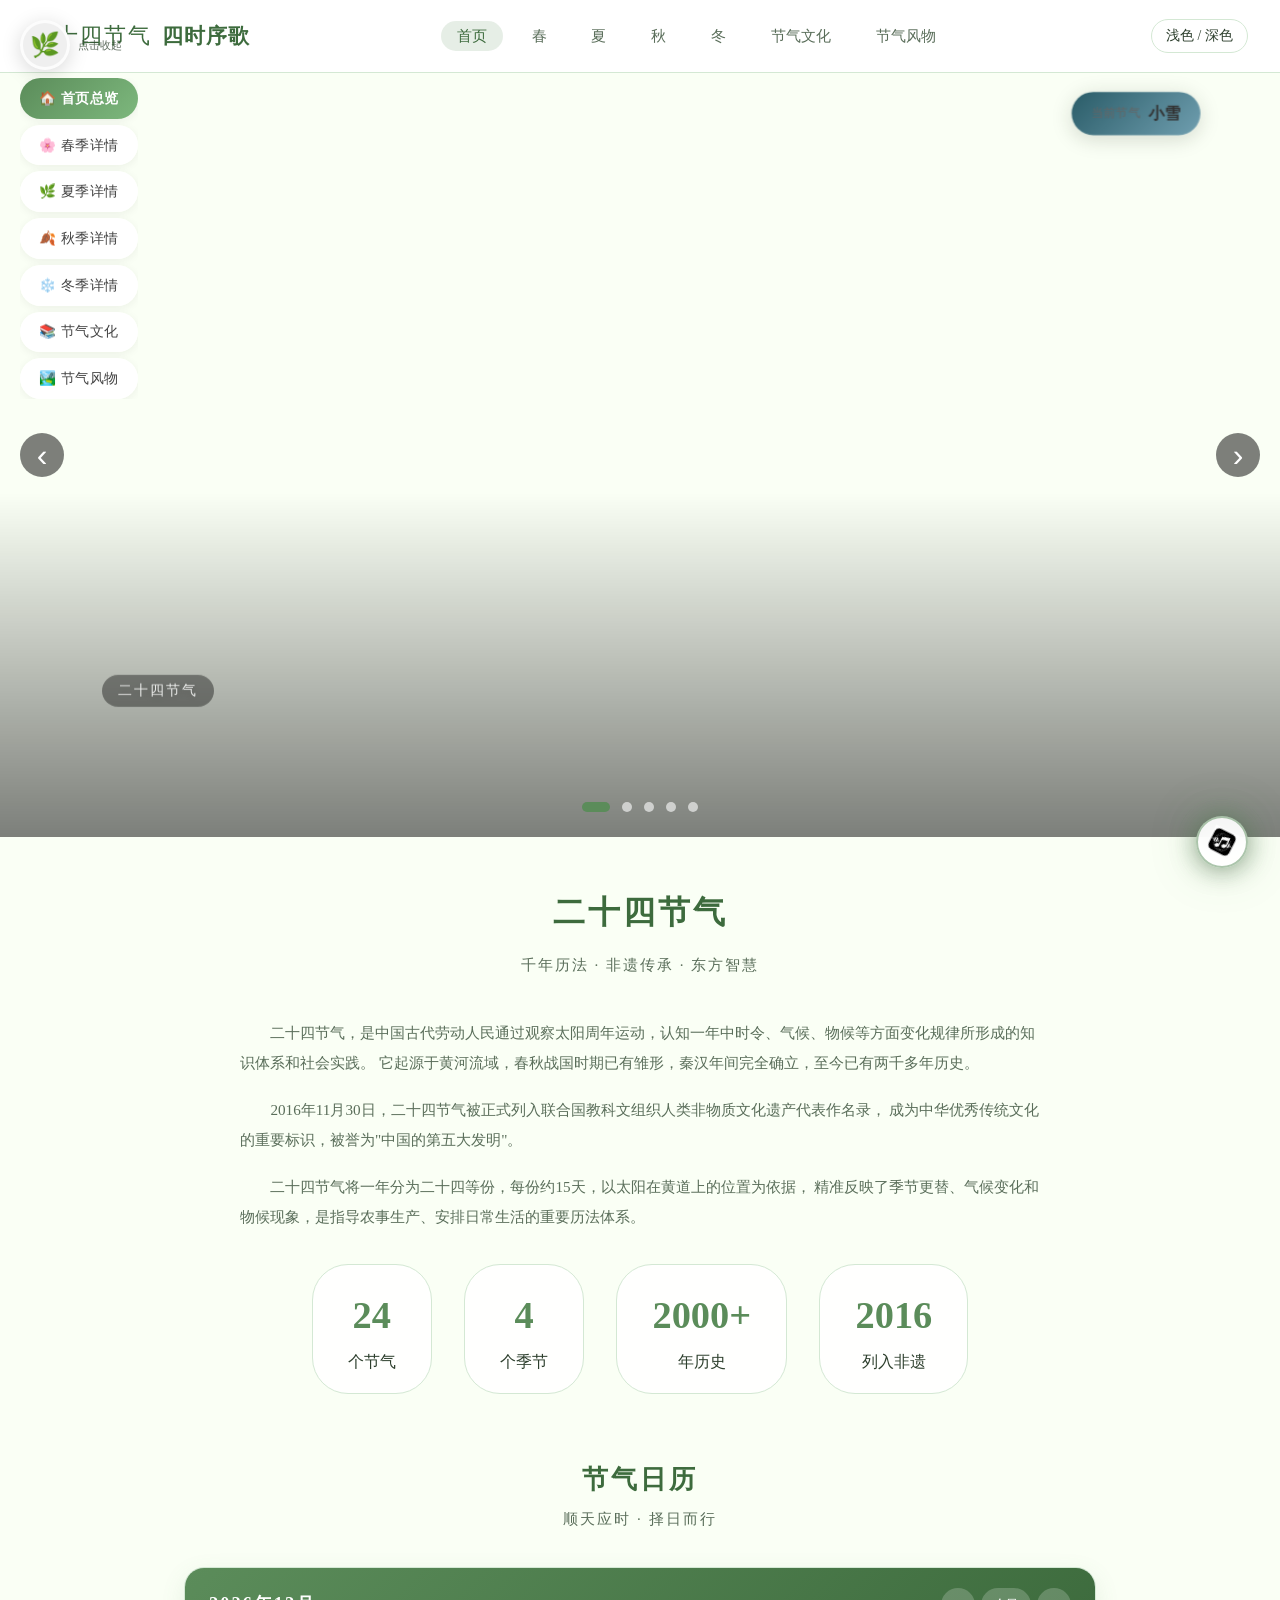
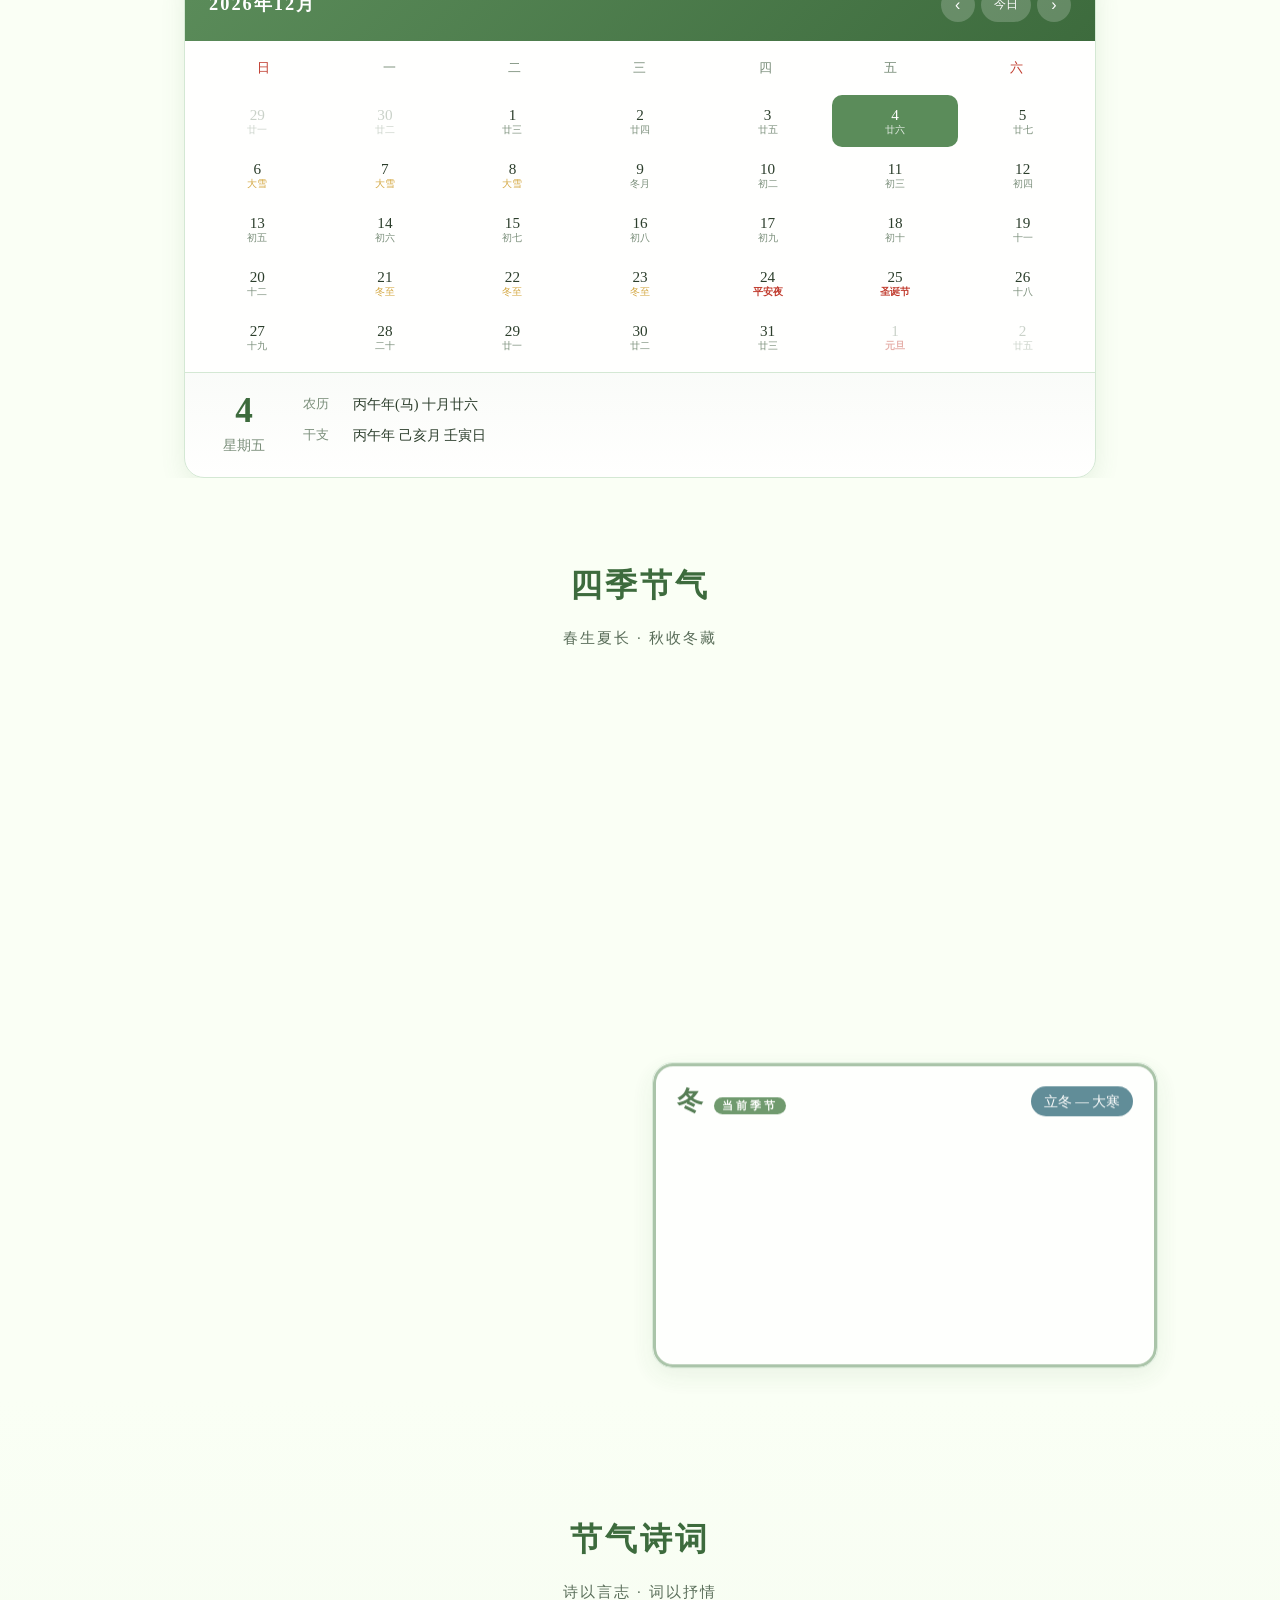
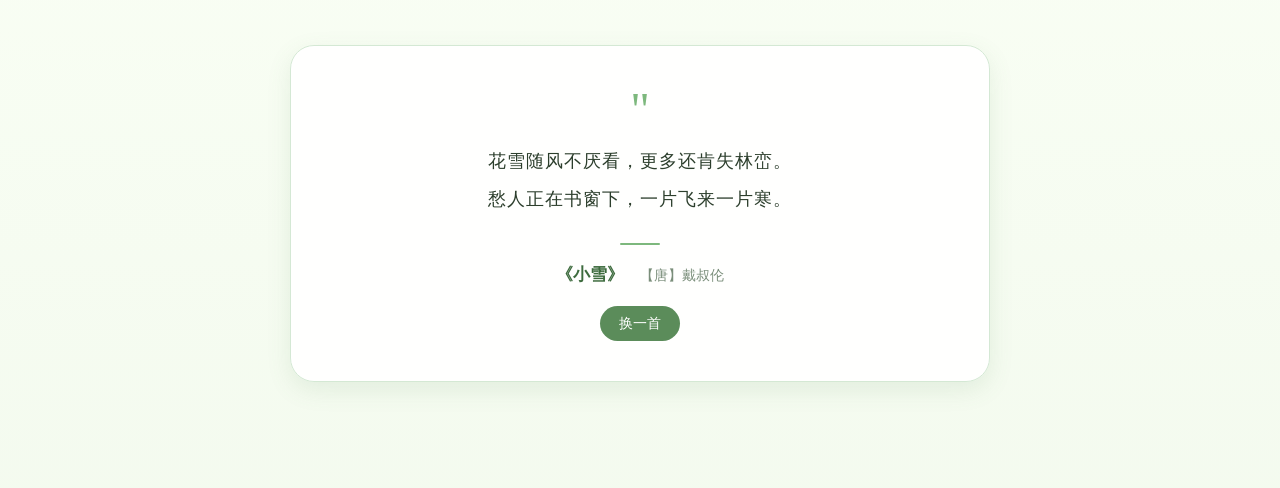
<file: index.html>
﻿<!DOCTYPE html>
<html lang="zh-CN">
<head>
  <meta charset="UTF-8">
  <meta http-equiv="refresh" content="0;url=html/index.html">
  <title>二十四节气</title>
</head>
<body>
  <p>正在跳转到<a href="html/index.html">二十四节气首页</a>...</p>
</body>
</html>
</file>
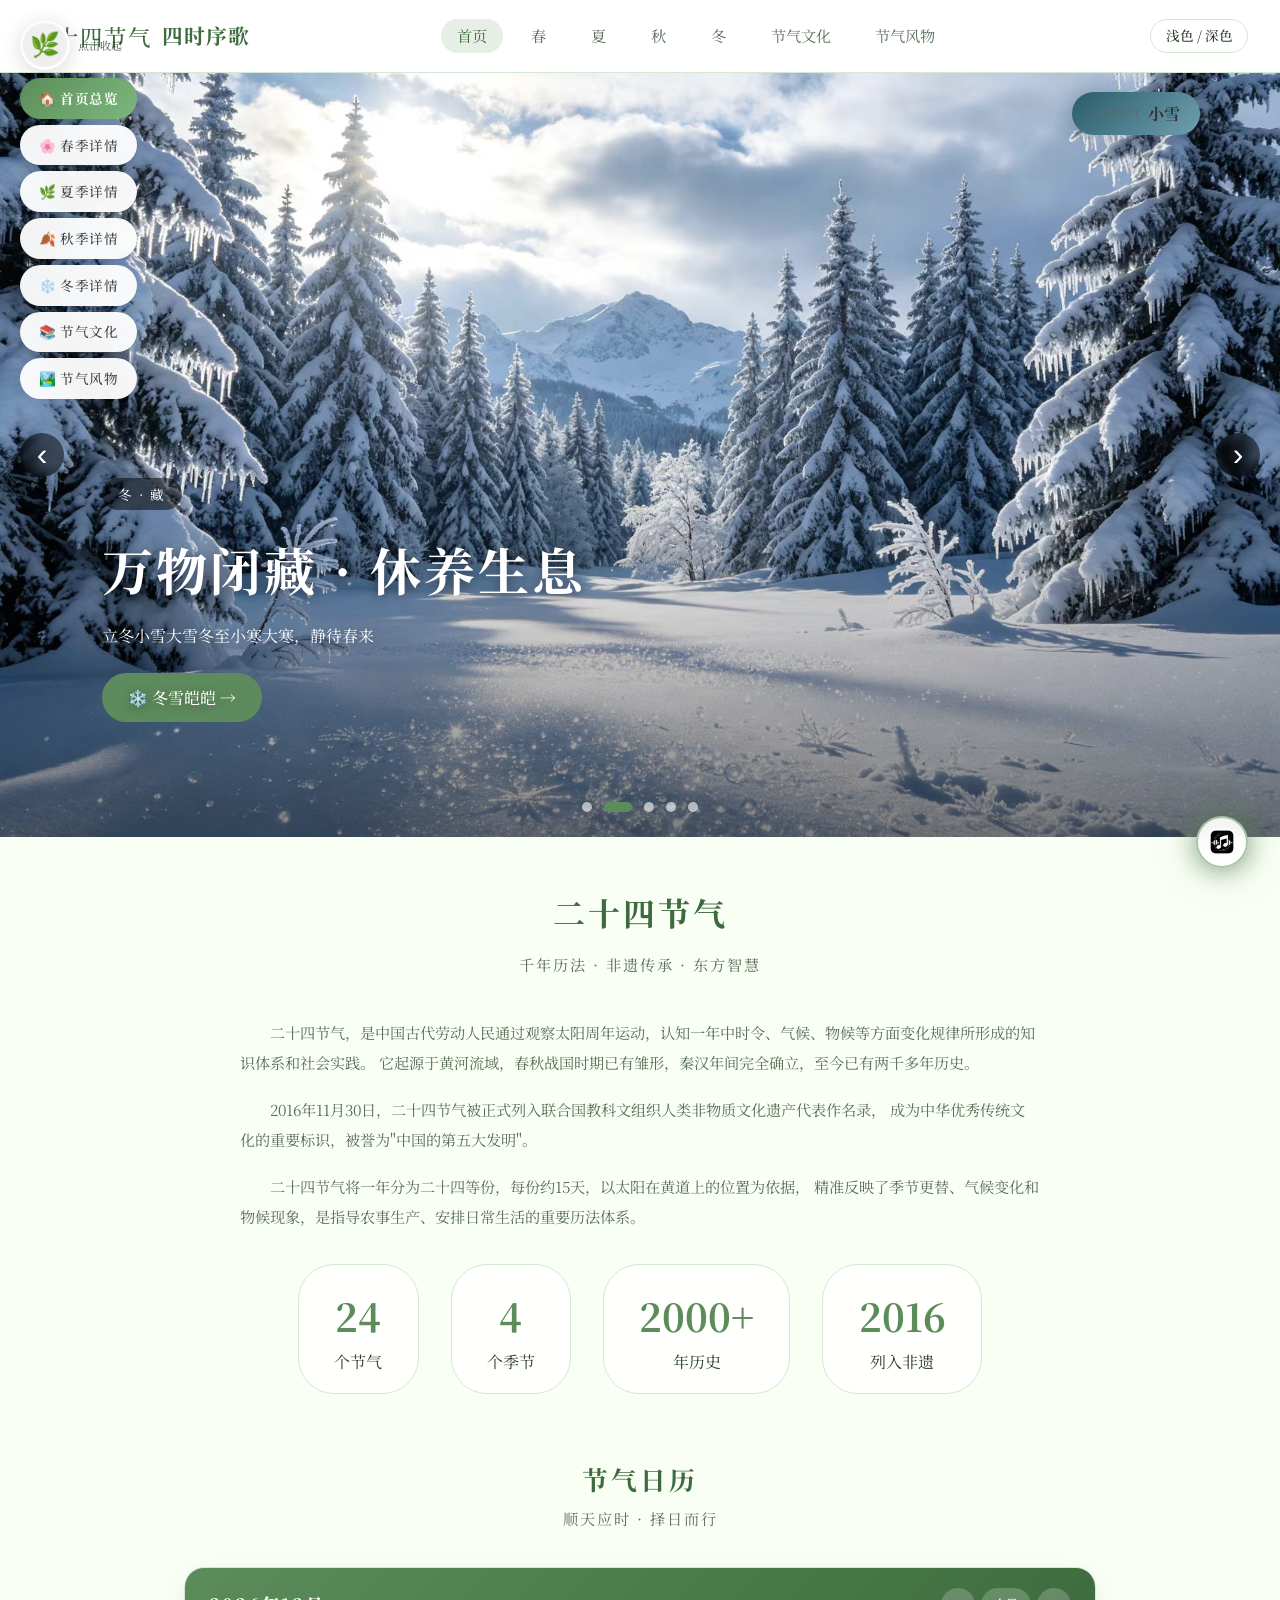
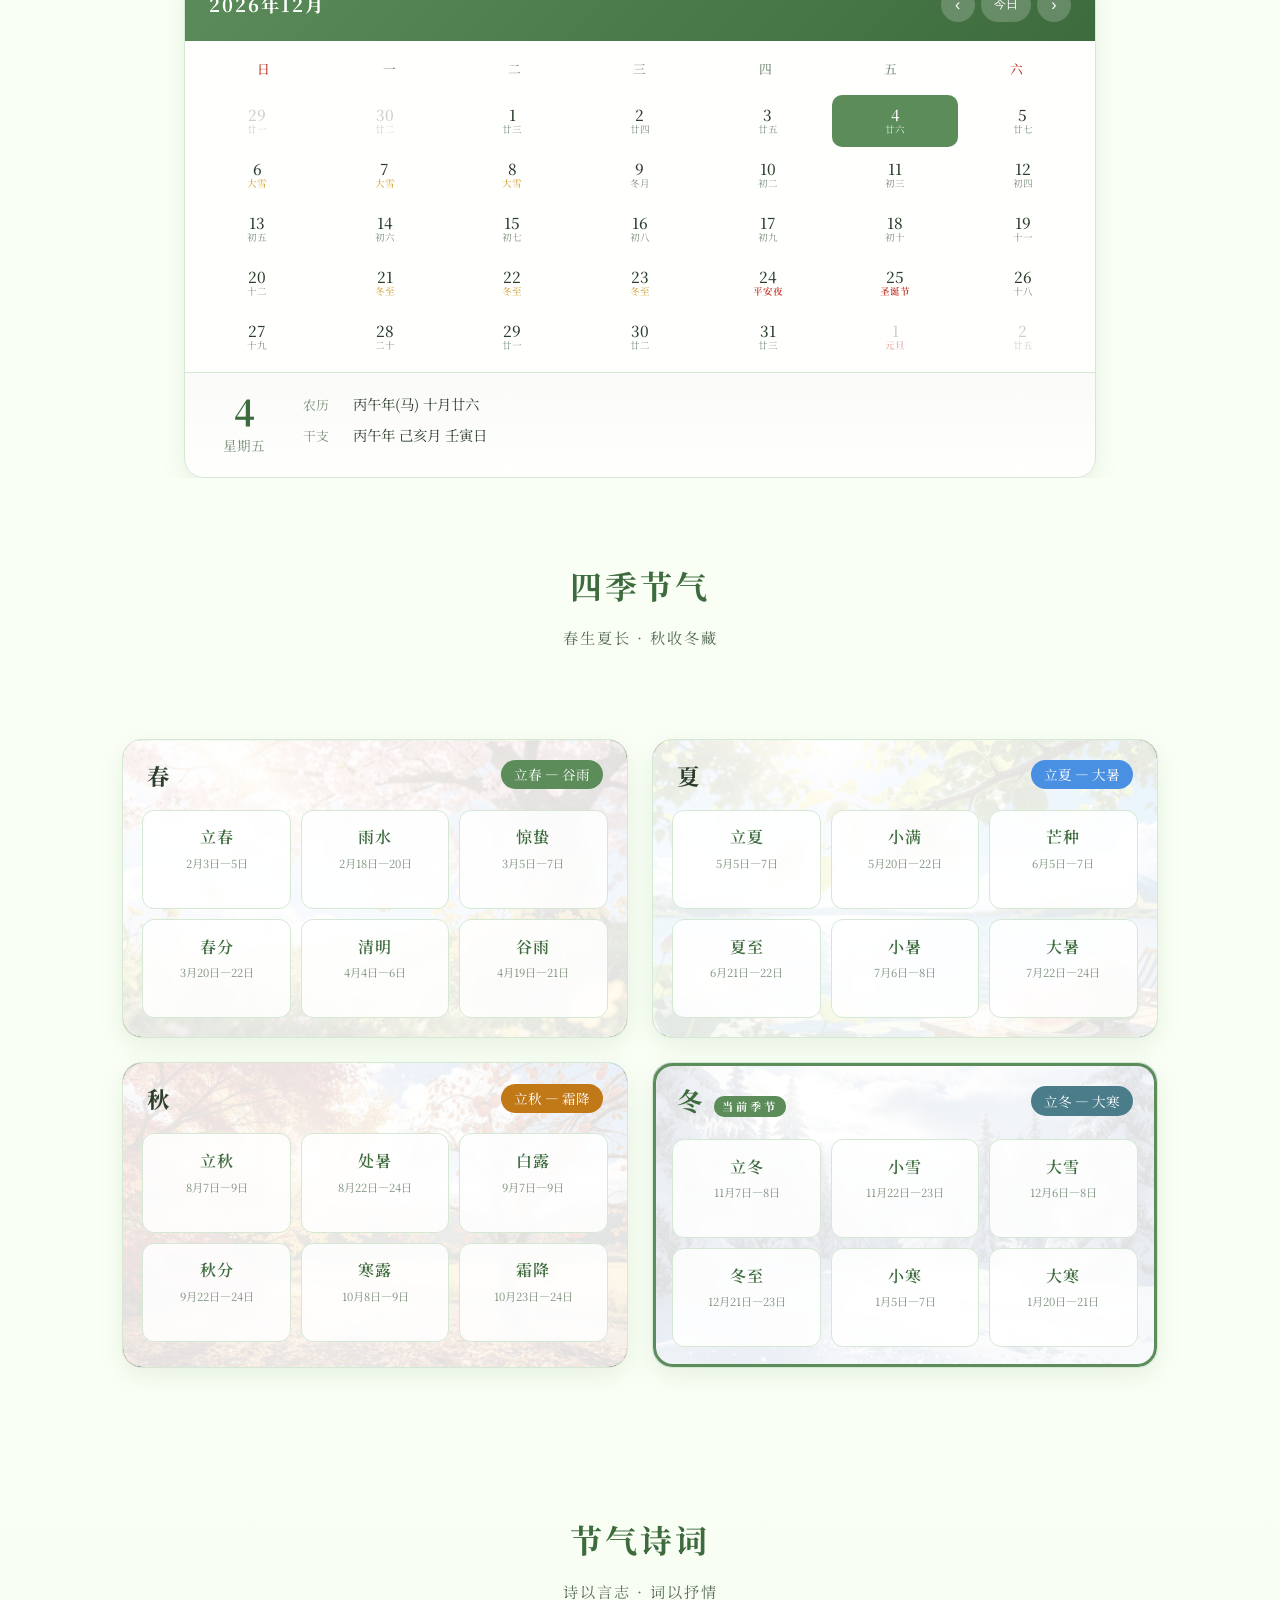
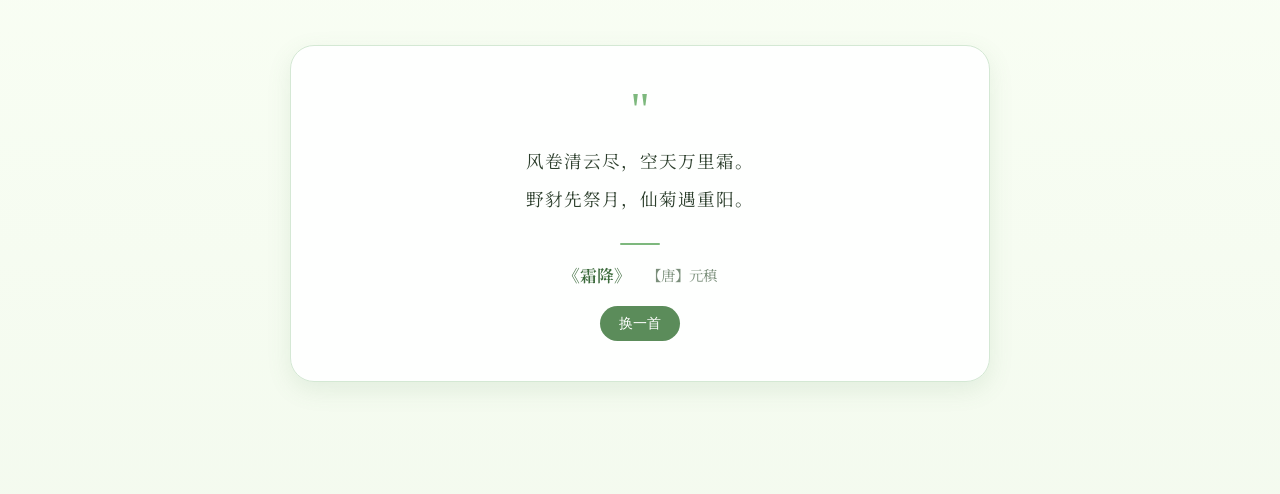
<file: html/index.html>
﻿<!DOCTYPE html>
<html lang="zh-CN">
<head>
  <meta charset="UTF-8">
  <meta name="viewport" content="width=device-width, initial-scale=1.0, viewport-fit=cover">
  <title>二十四节气 · 四时序歌</title>
  <meta name="description" content="二十四节气文化展示网站，传承中华节气智慧，探索春生夏长秋收冬藏的东方哲学。">
  <link href="https://fonts.googleapis.com/css2?family=Noto+Serif+SC:wght@400;500;600;700&display=swap" rel="stylesheet">
  <link rel="stylesheet" href="../css/common.css">
  <style>
    /* ========== 全局变量 & 重置 ========== */
    *{margin:0;padding:0;box-sizing:border-box}
    :root{
      --bg:#FAFFF5;--bg2:#FFFFFF;--bg-card:rgba(255,255,255,0.92);
      --text:#2C3E2C;--text2:#5A6E5A;--text3:#7A8E7A;
      --border:#D4E8D4;--green:#5B8C5A;--green-d:#3D6B3D;--green-l:#7DB87D;
      --pink:#F5C6C6;--gold:#D4A843;
      --shadow:0 8px 24px rgba(91,140,90,0.12);--shadow2:0 12px 32px rgba(91,140,90,0.18);
      --nav-bg:rgba(255,255,255,0.92);--footer-bg:#2C5E2C;
      --spring:#5B8C5A;--summer:#4A90E2;--autumn:#C17817;--winter:#4A7C8A;
    }
    body{font-family:"Noto Serif SC","STSong","SimSun",serif;background:var(--bg);color:var(--text);line-height:1.7;overflow-x:hidden;transition:background .3s,color .2s}
    /* ========== 导航栏 ========== */
    .main-nav{position:fixed;top:0;left:0;right:0;z-index:1000;background:var(--nav-bg);-webkit-backdrop-filter:blur(20px);backdrop-filter:blur(20px);border-bottom:1px solid var(--border);transition:all .3s}
    .main-nav.scrolled{box-shadow:var(--shadow);background:var(--bg-card)}
    .nav-container{max-width:1280px;margin:0 auto;padding:0 2rem;display:flex;align-items:center;justify-content:space-between;height:72px}
    .nav-logo{display:flex;align-items:center;gap:.6rem;text-decoration:none;font-weight:700;font-size:1.3rem;color:var(--green-d)}
    .nav-logo-icon{font-size:1.4rem;font-weight:500;letter-spacing:2px}
    .nav-logo-text{letter-spacing:1px}
    .nav-links{display:flex;list-style:none;gap:.8rem;align-items:center}
    .nav-links a{text-decoration:none;color:var(--text2);padding:.4rem 1rem;border-radius:40px;font-size:.95rem;transition:.2s}
    .nav-links a:hover,.nav-links a.active{background:rgba(91,140,90,0.15);color:var(--green-d)}
    .theme-toggle{background:var(--bg2);border:1px solid var(--border);border-radius:40px;padding:.3rem .9rem;cursor:pointer;font-size:.85rem;display:flex;gap:6px;transition:.2s;margin-left:.5rem;font-weight:500}
    .theme-toggle:hover{transform:scale(1.02);background:var(--green);color:#fff}
    .nav-toggle{display:none;flex-direction:column;gap:5px;cursor:pointer}
    .nav-toggle span{width:25px;height:2px;background:var(--text);border-radius:2px}

    /* ========== 轮播区 ========== */
    .hero-banner{position:relative;margin-top:72px;width:100%;height:85vh;min-height:550px;overflow:hidden}
    .hero-slides{position:relative;width:100%;height:100%}
    .hero-slide{position:absolute;top:0;left:0;width:100%;height:100%;opacity:0;visibility:hidden;transition:opacity .8s cubic-bezier(.2,.9,.4,1.1),visibility .8s;background-size:cover;background-position:center 30%;background-repeat:no-repeat}
    .hero-slide.active{opacity:1;visibility:visible;z-index:1}
    .hero-slide::after{content:'';position:absolute;bottom:0;left:0;right:0;height:45%;background:linear-gradient(to top,rgba(0,0,0,.5),transparent);pointer-events:none}
    .hero-slide-content{position:absolute;bottom:15%;left:8%;z-index:3;max-width:600px;color:#fff;text-shadow:0 2px 12px rgba(0,0,0,.4)}

    /* 轮播图季节特色入场动画 */
    .hero-slide.active .hero-slide-content {
      animation: slideUpIn 0.8s ease forwards;
    }
    .hero-slide.active .hero-season-tag {
      animation: fadeSlideDown 0.6s ease 0.2s forwards;
      opacity: 0;
    }
    .hero-slide.active .hero-title {
      animation: fadeSlideUp 0.7s ease 0.3s forwards;
      opacity: 0;
      transform: translateY(30px);
    }
    .hero-slide.active .hero-desc {
      animation: fadeSlideUp 0.7s ease 0.5s forwards;
      opacity: 0;
      transform: translateY(30px);
    }
    .hero-slide.active .hero-btn {
      animation: fadeSlideUp 0.7s ease 0.7s forwards;
      opacity: 0;
      transform: translateY(20px);
    }

    /* 当前节气徽章 */
    .hero-current-term {
      position: absolute;
      top: 20px;
      right: 80px;
      z-index: 10;
      background: rgba(255, 255, 255, 0.95);
      backdrop-filter: blur(10px);
      -webkit-backdrop-filter: blur(10px);
      border-radius: 30px;
      padding: 8px 20px;
      box-shadow: 0 4px 20px rgba(0, 0, 0, 0.15);
      display: flex;
      align-items: center;
      gap: 8px;
      animation: termBadgePulse 3s ease-in-out infinite;
    }
    .hero-current-term-label {
      font-size: 12px;
      color: #666;
    }
    .hero-current-term-name {
      font-size: 16px;
      font-weight: 700;
      color: #333;
    }
    @keyframes termBadgePulse {
      0%, 100% { transform: scale(1); box-shadow: 0 4px 20px rgba(0, 0, 0, 0.15); }
      50% { transform: scale(1.03); box-shadow: 0 6px 30px rgba(91, 140, 90, 0.3); }
    }

    /* 季节特色入场动画关键帧 */
    @keyframes slideUpIn {
      from { opacity: 0; transform: translateY(50px); }
      to { opacity: 1; transform: translateY(0); }
    }
    @keyframes fadeSlideDown {
      from { opacity: 0; transform: translateY(-20px); }
      to { opacity: 1; transform: translateY(0); }
    }
    @keyframes fadeSlideUp {
      from { opacity: 0; transform: translateY(30px); }
      to { opacity: 1; transform: translateY(0); }
    }

    /* 春季幻灯片特效 */
    .hero-slide.spring-slide.active {
      animation: springFadeIn 1s ease forwards;
    }
    @keyframes springFadeIn {
      0% { filter: saturate(0.5) brightness(0.8); }
      100% { filter: saturate(1) brightness(1); }
    }

    /* 夏季幻灯片特效 */
    .hero-slide.summer-slide.active {
      animation: summerGlow 1s ease forwards;
    }
    @keyframes summerGlow {
      0% { filter: brightness(0.7) sepia(0.2); }
      100% { filter: brightness(1) sepia(0); }
    }

    /* 秋季幻灯片特效 */
    .hero-slide.autumn-slide.active {
      animation: autumnLeaves 1s ease forwards;
    }
    @keyframes autumnLeaves {
      0% { filter: saturate(0.6) contrast(1.1); }
      100% { filter: saturate(1.1) contrast(1); }
    }

    /* 冬季幻灯片特效 */
    .hero-slide.winter-slide.active {
      animation: winterSnow 1s ease forwards;
    }
    @keyframes winterSnow {
      0% { filter: brightness(0.7) saturate(0.5) hue-rotate(10deg); }
      100% { filter: brightness(1) saturate(0.9) hue-rotate(0deg); }
    }

    .hero-season-tag{background:rgba(0,0,0,.5);-webkit-backdrop-filter:blur(8px);backdrop-filter:blur(8px);display:inline-block;padding:.3rem 1rem;border-radius:40px;font-size:.85rem;letter-spacing:2px;margin-bottom:1rem}
    .hero-title{font-size:3.2rem;font-weight:700;margin-bottom:.5rem;letter-spacing:3px}
    .hero-desc{font-size:1rem;margin-bottom:1.5rem;opacity:.9}
    .hero-btn{background:var(--green);color:#fff;border:none;padding:.7rem 1.6rem;border-radius:40px;text-decoration:none;display:inline-block;font-weight:500;transition:.2s}
    .hero-btn:hover{background:var(--green-d);transform:translateY(-2px)}
    .hero-arrow{position:absolute;top:50%;transform:translateY(-50%);background:rgba(0,0,0,.5);-webkit-backdrop-filter:blur(4px);backdrop-filter:blur(4px);border:none;color:#fff;width:44px;height:44px;border-radius:50%;font-size:2rem;cursor:pointer;z-index:10;transition:.2s}
    .hero-arrow-prev{left:20px}
    .hero-arrow-next{right:20px}
    .hero-arrow:hover{background:var(--green);color:#fff}
    .hero-dots{position:absolute;bottom:25px;left:50%;transform:translateX(-50%);display:flex;gap:12px;z-index:10}
    .dot{width:10px;height:10px;background:rgba(255,255,255,.6);border-radius:50%;cursor:pointer;transition:.2s}
    .dot.active{background:var(--green);width:28px;border-radius:10px}

    /* ========== 通用 ========== */
    .section-container{max-width:1200px;margin:0 auto;padding:3rem 2rem}
    .section-title{font-size:2rem;text-align:center;color:var(--green-d);margin-bottom:.8rem;letter-spacing:3px}
    .section-subtitle{text-align:center;color:var(--text2);margin-bottom:2.5rem;letter-spacing:2px;font-size:.95rem}

    /* ========== 二十四节气总述 + 视频卡片布局（从首页1.html整合） ========== */
    .intro-wrapper {
      max-width: 800px;
      margin: 0 auto;
      display: flex;
      flex-direction: column;
      gap: 2rem;
      align-items: center;
    }
    .intro-text-block {
      width: 100%;
    }
    .intro-text {
      color: var(--text2);
      line-height: 2;
      font-size: 0.95rem;
      margin-bottom: 1rem;
      text-indent: 2em;
    }
    .intro-stats {
      display: flex;
      justify-content: center;
      gap: 2rem;
      margin-top: 2rem;
      flex-wrap: wrap;
    }
    .stat-item {
      text-align: center;
      background: var(--bg-card);
      padding: 1.1rem 2.2rem;
      border-radius: 36px;
      border: 1px solid var(--border);
      transition: transform 0.3s ease, box-shadow 0.3s ease, border-color 0.3s ease;
      cursor: default;
    }
    .stat-item:hover {
      transform: translateY(-4px);
      box-shadow: 0 8px 24px rgba(91,140,90,0.12);
      border-color: var(--green);
    }
    .stat-number {
      font-size: 2.4rem;
      font-weight: 700;
      color: var(--green);
      transition: color 0.3s;
      display: block;
    }
    
    
    
    
    
    .video-play-overlay:hover 
    
    
    

    /* ========== 日历区 ========== */
    .calendar-section{background:linear-gradient(180deg,var(--bg) 0%,rgba(91,140,90,.04) 100%);padding:2rem 0}
    .calendar-wrapper{max-width:960px;margin:0 auto;padding:0 1.5rem}
    .calendar-card{background:var(--bg-card);border-radius:20px;border:1px solid var(--border);box-shadow:var(--shadow);overflow:hidden}
    .calendar-header{display:flex;align-items:center;justify-content:space-between;padding:1.2rem 1.5rem;background:linear-gradient(135deg,var(--green),var(--green-d));color:#fff}
    .calendar-header h3{font-size:1.15rem;letter-spacing:2px;cursor:pointer}
    .calendar-nav{display:flex;gap:.4rem;align-items:center}
    .calendar-nav button{background:rgba(255,255,255,.2);border:none;color:#fff;width:34px;height:34px;border-radius:50%;cursor:pointer;font-size:1rem;transition:.2s}
    .calendar-nav button:hover{background:rgba(255,255,255,.35)}
    .calendar-nav .today-btn{font-size:.75rem;width:auto;padding:0 .8rem;border-radius:20px}
    .calendar-weekdays{display:grid;grid-template-columns:repeat(7,1fr);padding:.8rem 1rem .3rem}
    .calendar-weekdays span{text-align:center;font-size:.8rem;color:var(--text3);font-weight:500;padding:.3rem 0}
    .calendar-weekdays span.weekend{color:#c0392b}
    .calendar-days{display:grid;grid-template-columns:repeat(7,1fr);padding:.3rem .6rem .6rem;gap:2px}
    .cal-day{text-align:center;padding:.35rem .1rem;border-radius:10px;cursor:pointer;transition:all .15s;position:relative;min-height:52px;display:flex;flex-direction:column;align-items:center;justify-content:center;gap:1px}
    .cal-day:hover{background:rgba(91,140,90,.08)}
    .cal-day.other-month{opacity:.4}
    .cal-day.other-month .day-num{color:var(--text3)}
    .cal-day.selected{background:var(--green);color:#fff;border-radius:10px}
    .cal-day.selected .day-lunar,.cal-day.selected .day-festival,.cal-day.selected .day-term-label{color:rgba(255,255,255,.85)!important}
    .cal-day.today:not(.selected){background:rgba(91,140,90,.12);border:1.5px solid var(--green);border-radius:10px}
    .cal-day .day-num{font-size:.95rem;line-height:1.2;font-weight:500}
    .cal-day .day-lunar{font-size:.6rem;color:var(--text3);line-height:1;white-space:nowrap;max-width:100%;overflow:hidden;text-overflow:ellipsis}
    .cal-day .day-festival{font-size:.6rem;color:#c0392b;font-weight:600;line-height:1;white-space:nowrap}
    .cal-day .day-term-label{font-size:.6rem;color:var(--gold);font-weight:500;line-height:1;white-space:nowrap}
    .cal-day .day-rest{position:absolute;top:2px;right:4px;font-size:.5rem;color:#c0392b;font-weight:700}
    .cal-day.selected .day-rest{color:rgba(255,255,255,.9)}

    /* 年份选择面板 */
    .year-panel{display:none;padding:1rem;background:var(--bg-card)}
    .year-panel.show{display:block}
    .year-panel-header{display:flex;align-items:center;justify-content:space-between;margin-bottom:.8rem}
    .year-panel-header span{font-size:1rem;font-weight:600;color:var(--green-d)}
    .year-panel-header button{background:var(--bg2);border:1px solid var(--border);border-radius:8px;padding:.2rem .6rem;cursor:pointer;color:var(--text2);font-size:.85rem;transition:.2s}
    .year-panel-header button:hover{background:var(--green);color:#fff;border-color:var(--green)}
    .year-grid{display:grid;grid-template-columns:repeat(6,1fr);gap:6px}
    .year-cell{text-align:center;padding:.5rem .2rem;border-radius:8px;cursor:pointer;font-size:.9rem;color:var(--text2);transition:.15s;border:1px solid transparent}
    .year-cell:hover{background:rgba(91,140,90,.1);border-color:var(--border)}
    .year-cell.current{background:var(--green);color:#fff;font-weight:600}
    .year-cell.selected-year{border-color:var(--green);color:var(--green-d);font-weight:600}

    /* 日期详情面板 */
    .date-detail{border-top:1px solid var(--border);padding:1.2rem 1.5rem;background:linear-gradient(180deg,rgba(91,140,90,.03),transparent);display:flex;gap:1.5rem;align-items:flex-start}
    .date-detail-left{flex-shrink:0;text-align:center;min-width:70px}
    .date-detail-day{font-size:2.2rem;font-weight:700;color:var(--green-d);line-height:1.1}
    .date-detail-weekday{font-size:.85rem;color:var(--text3);margin-top:.2rem}
    .date-detail-right{flex:1;min-width:0}
    .date-detail-row{display:flex;align-items:center;gap:.5rem;margin-bottom:.4rem;font-size:.9rem;color:var(--text2)}
    .date-detail-row:last-child{margin-bottom:0}
    .detail-label{color:var(--text3);font-size:.8rem;flex-shrink:0;min-width:42px}
    .detail-value{color:var(--text);font-size:.9rem}
    .detail-value.festival-val{color:#c0392b;font-weight:600}
    .detail-value.term-val{color:var(--gold);font-weight:600}
    .detail-divider{width:100%;height:1px;background:var(--border);margin:.6rem 0;opacity:.5}
    .detail-desc{font-size:.85rem;color:var(--text2);line-height:1.8;margin-top:.3rem}

    /* 节气详情弹窗 */
    .term-popup-overlay{position:fixed;top:0;left:0;right:0;bottom:0;background:rgba(0,0,0,.5);z-index:2000;display:none;align-items:center;justify-content:center;-webkit-backdrop-filter:blur(4px);backdrop-filter:blur(4px)}
    .term-popup-overlay.show{display:flex}
    .term-popup{background:var(--bg2);border-radius:20px;max-width:500px;width:90%;padding:2rem;position:relative;box-shadow:0 20px 60px rgba(0,0,0,.2);animation:popIn .3s ease}
    @keyframes popIn{from{opacity:0;transform:scale(.9) translateY(20px)}to{opacity:1;transform:scale(1) translateY(0)}}
    .term-popup-close{position:absolute;top:.8rem;right:1.2rem;background:none;border:none;font-size:1.4rem;cursor:pointer;color:var(--text3);transition:.2s}
    .term-popup-close:hover{color:var(--text);transform:rotate(90deg)}
    .term-popup h3{font-size:1.5rem;color:var(--green-d);margin-bottom:.4rem;letter-spacing:2px}
    .term-popup .term-date{color:var(--text3);font-size:.85rem;margin-bottom:.8rem}
    .term-popup .term-desc{color:var(--text2);line-height:1.9;font-size:.95rem;margin-bottom:1rem}
    .term-popup .term-season-tag{display:inline-block;padding:.2rem .7rem;border-radius:20px;font-size:.8rem;margin-bottom:.8rem}
    .term-popup .term-season-tag.spring{background:rgba(91,140,90,.12);color:var(--spring)}
    .term-popup .term-season-tag.summer{background:rgba(74,144,226,.12);color:var(--summer)}
    .term-popup .term-season-tag.autumn{background:rgba(193,120,23,.12);color:var(--autumn)}
    .term-popup .term-season-tag.winter{background:rgba(74,124,138,.12);color:var(--winter)}

    /* ========== 四季节气区 ========== */
    .seasons-section{padding:2rem 0;background:var(--bg)}
    .seasons-grid{display:grid;grid-template-columns:repeat(2,1fr);gap:1.5rem;max-width:1100px;margin:0 auto;padding:0 2rem}
    .season-box{border-radius:20px;border:1px solid var(--border);overflow:hidden;box-shadow:var(--shadow);transition:transform .3s,box-shadow .3s;position:relative;background-size:cover;background-position:center;opacity:0;transform:translateY(40px);transition:opacity 0.8s ease,transform 0.8s ease,box-shadow 0.3s}
    .season-box.animate{opacity:1;transform:translateY(0)}
    .season-box.spring-box{animation-delay:0.1s}
    .season-box.summer-box{animation-delay:0.3s}
    .season-box.autumn-box{animation-delay:0.5s}
    .season-box.winter-box{animation-delay:0.7s}
    .season-box:hover{transform:translateY(-4px);box-shadow:var(--shadow2)}
    .season-box::before{content:'';position:absolute;top:0;left:0;right:0;bottom:0;background:rgba(255,255,255,.88);z-index:1}
    .season-box>*{position:relative;z-index:2}
    .season-box.spring-box{background-image:url('../images/spring/spring.jpg')}
.season-box.summer-box{background-image:url('../images/summer/summer.jpg')}
.season-box.autumn-box{background-image:url('../images/autumn/autumn.jpg')}
.season-box.winter-box{background-image:url('../images/winter/winter.jpg')}

    /* 当前季节卡片高亮效果 */
    .season-box.current-season::after{content:'';position:absolute;top:0;left:0;right:0;bottom:0;border:3px solid var(--green);border-radius:20px;z-index:3;animation:pulse-border 2s ease-in-out infinite}
    @keyframes pulse-border{0%,100%{opacity:0.5}50%{opacity:1}}
    .season-box.current-season{transform:translateY(0);opacity:1}
    .season-box.current-season .season-box-header h3{font-size:1.6rem;color:var(--green-d)}
    .season-box-header{padding:1rem 1.5rem;display:flex;align-items:center;justify-content:space-between}
    .season-box-header h3{font-size:1.4rem;letter-spacing:3px}
    .season-box-header .season-label{font-size:.85rem;padding:.2rem .8rem;border-radius:20px;color:#fff}
    .season-box-header .season-label.spring{background:var(--spring)}
    .season-box-header .season-label.summer{background:var(--summer)}
    .season-box-header .season-label.autumn{background:var(--autumn)}
    .season-box-header .season-label.winter{background:var(--winter)}
    .season-terms-grid{display:grid;grid-template-columns:repeat(3,1fr);gap:.6rem;padding:0 1.2rem 1.2rem}
    .term-entry{background:rgba(255,255,255,.85);border:1px solid var(--border);border-radius:12px;padding:.8rem .5rem;text-align:center;cursor:pointer;transition:all .3s;text-decoration:none;color:var(--text);display:block;-webkit-backdrop-filter:blur(4px);backdrop-filter:blur(4px)}
    .term-entry:hover{transform:translateY(-2px);box-shadow:0 4px 12px rgba(91,140,90,.12);border-color:var(--green-l);background:rgba(255,255,255,.95)}
    .term-entry .term-name{font-size:1rem;font-weight:600;color:var(--green-d);margin-bottom:.2rem;letter-spacing:1px}
    .term-entry .term-date-small{font-size:.7rem;color:var(--text3)}
    .term-entry .play-hint{font-size:.65rem;color:var(--green);margin-top:.3rem;opacity:0;transition:opacity .2s}
    .term-entry:hover .play-hint{opacity:1}

    /* ========== 诗词区 ========== */
    .poetry-section{padding:4rem 0;background:linear-gradient(180deg,var(--bg) 0%,rgba(91,140,90,.04) 100%)}
    .poetry-card{background:var(--bg-card);border-radius:24px;padding:2.5rem;max-width:700px;margin:0 auto;text-align:center;border:1px solid var(--border);box-shadow:var(--shadow);position:relative}
    .poetry-quote{font-size:3rem;color:var(--green-l);line-height:1;margin-bottom:.5rem;font-family:Georgia,serif}
    .poetry-content{margin-bottom:1.5rem}
    .poem-line{font-size:1.1rem;color:var(--text);line-height:2.2;letter-spacing:1px}
    .poetry-info{display:flex;justify-content:center;gap:1rem;align-items:center;margin-bottom:1rem}
    .poem-title-display{font-size:1.05rem;color:var(--green-d);font-weight:600}
    .poem-author-display{font-size:.9rem;color:var(--text3)}
    .poetry-divider{width:40px;height:2px;background:var(--green-l);margin:0 auto 1rem;border-radius:2px}
    .poetry-refresh{background:var(--green);border:none;padding:.5rem 1.2rem;border-radius:40px;color:#fff;cursor:pointer;font-size:.9rem;transition:.2s}
    .poetry-refresh:hover{background:var(--green-d);transform:translateY(-2px)}

    /* ========== 回到顶部 ========== */
    .back-to-top{position:fixed;bottom:2rem;right:2rem;width:48px;height:48px;background:var(--green);border-radius:50%;border:none;color:#fff;font-size:1.5rem;cursor:pointer;opacity:0;visibility:hidden;transition:.2s;z-index:99}
    .back-to-top.visible{opacity:1;visibility:visible}

    /* ========== 响应式 ========== */
    @media(max-width:768px){
      .nav-links{display:none;flex-direction:column;position:absolute;top:72px;left:0;right:0;background:var(--bg-card);-webkit-backdrop-filter:blur(20px);backdrop-filter:blur(20px);padding:1rem;border-bottom:1px solid var(--border)}
      .nav-links.open{display:flex}
      .nav-toggle{display:flex}
      .hero-title{font-size:2rem}
      .hero-slide-content{bottom:10%;left:5%}
      .seasons-grid{grid-template-columns:1fr;padding:0 1rem}
      .season-terms-grid{grid-template-columns:repeat(2,1fr)}
      .section-container{padding:2rem 1rem}
      .intro-wrapper{flex-direction:column}
    }
    @media(max-width:480px){
      .season-terms-grid{grid-template-columns:1fr 1fr}
      .calendar-days{padding:.5rem .8rem 1rem}
      .cal-day{padding:.4rem .1rem;font-size:.85rem}
    }
    .visible{opacity:1!important;transform:translateY(0)!important}
    .season-box,.term-entry{opacity:0;transform:translateY(30px);transition:opacity .6s,transform .4s}

    /* ========== 左上角季节导航 ========== */
    
    .top-left-nav-item:hover {
      background: linear-gradient(135deg, #5B8C5A, #7DB87D);
      color: #fff;
      transform: translateX(5px) !important;
      box-shadow: 0 5px 20px rgba(91,140,90,0.3);
    }
    .top-left-nav-item.active {
      background: linear-gradient(135deg, #5B8C5A, #7DB87D);
      color: #fff;
    }
    </style>
</head>
<body>

  <!-- ========== 左上角季节导航 ========== -->
  <div class="top-left-nav">
    <div class="top-left-nav-row">
      <button class="top-left-nav-trigger" onclick="toggleTopLeftNav()" title="导航菜单">🌿</button>
      <span class="top-left-nav-hint">点击收起</span>
    </div>
    <div class="top-left-nav-menu show" id="topLeftNavMenu">
      <a href="index.html" class="top-left-nav-item active">🏠 首页总览</a>
      <a href="spring.html" class="top-left-nav-item">🌸 春季详情</a>
      <a href="summer.html" class="top-left-nav-item">🌿 夏季详情</a>
      <a href="autumn.html" class="top-left-nav-item">🍂 秋季详情</a>
      <a href="winter.html" class="top-left-nav-item">❄️ 冬季详情</a>
      <a href="culture.html" class="top-left-nav-item">📚 节气文化</a>
      <a href="scenery.html" class="top-left-nav-item">🏞️ 节气风物</a>
    </div>
  </div>
  <script>
    </script>

<!-- 导航栏（原index.html） -->
<nav class="main-nav" id="mainNav">
  <div class="nav-container">
    <a href="index.html" class="nav-logo">
      <span class="nav-logo-icon">二十四节气</span>
      <span class="nav-logo-text">四时序歌</span>
    </a>
    <ul class="nav-links" id="navLinks">
      <li><a href="index.html" class="active">首页</a></li>
      <li><a href="spring.html">春</a></li>
      <li><a href="summer.html">夏</a></li>
      <li><a href="autumn.html">秋</a></li>
      <li><a href="winter.html">冬</a></li>
      <li><a href="culture.html">节气文化</a></li>
      <li><a href="scenery.html">节气风物</a></li>
    </ul>
    <div style="display:flex;align-items:center;gap:12px">
      <div class="theme-toggle" id="themeToggle">浅色 / 深色</div>
      <div class="nav-toggle" id="navToggle"><span></span><span></span><span></span></div>
    </div>
  </div>
</nav>
<!-- 轮播区（首页封面 + 四张季节图片） -->
<section class="hero-banner">
  <div class="hero-slides" id="heroSlides">
        <div class="hero-slide active home-slide" style="background-image:url('../images/home.png');background-size:cover;background-position:center center">
      <div class="hero-slide-content"><span class="hero-season-tag">二十四节气</span><a href="index.html" class="hero-btn">🌿 探索节气 →</a></div>
    </div>
    <div class="hero-slide spring-slide" style="background-image:url('../images/spring/spring.jpg')">
      <div class="hero-slide-content"><span class="hero-season-tag">春 · 生</span><h1 class="hero-title">万物复苏 · 春耕始萌</h1><p class="hero-desc">立春雨水惊蛰春分清明谷雨，大地从沉寂中苏醒</p><a href="spring.html" class="hero-btn">🌸 春和景明 →</a></div>
    </div>
    <div class="hero-slide summer-slide" style="background-image:url('../images/summer/summer.jpg')">
      <div class="hero-slide-content"><span class="hero-season-tag">夏 · 长</span><h1 class="hero-title">万物繁茂 · 暑气渐盛</h1><p class="hero-desc">立夏小满芒种夏至小暑大暑，生命蓬勃生长</p><a href="summer.html" class="hero-btn">☀️ 夏木阴阴 →</a></div>
    </div>
    <div class="hero-slide autumn-slide" style="background-image:url('../images/autumn/autumn.jpg')">
      <div class="hero-slide-content"><span class="hero-season-tag">秋 · 收</span><h1 class="hero-title">天高云淡 · 硕果丰收</h1><p class="hero-desc">立秋处暑白露秋分寒露霜降，收获满满</p><a href="autumn.html" class="hero-btn">🍂 秋月寒江 →</a></div>
    </div>
    <div class="hero-slide winter-slide" style="background-image:url('../images/winter/winter.jpg')">
      <div class="hero-slide-content"><span class="hero-season-tag">冬 · 藏</span><h1 class="hero-title">万物闭藏 · 休养生息</h1><p class="hero-desc">立冬小雪大雪冬至小寒大寒，静待春来</p><a href="winter.html" class="hero-btn">❄️ 冬雪皑皑 →</a></div>
    </div>
  </div>
  <!-- 当前节气徽章 -->
  <div class="hero-current-term" id="heroCurrentTerm">
    <span class="hero-current-term-label">当前节气</span>
    <span class="hero-current-term-name" id="currentTermName">加载中...</span>
  </div>
  <div class="hero-dots" id="heroDots"><span class="dot active"></span><span class="dot"></span><span class="dot"></span><span class="dot"></span><span class="dot"></span></div>
  <button class="hero-arrow hero-arrow-prev" id="prevSlide">&#8249;</button>
  <button class="hero-arrow hero-arrow-next" id="nextSlide">&#8250;</button>
</section>

<!-- ========== 二十四节气总述 ========== -->
<section class="intro-section" id="intro">
  <div class="section-container">
    <h2 class="section-title">二十四节气</h2>
    <p class="section-subtitle">千年历法 · 非遗传承 · 东方智慧</p>
    <div class="intro-wrapper">
      <!-- 左侧文字部分 -->
      <div class="intro-text-block">
        <p class="intro-text">
          二十四节气，是中国古代劳动人民通过观察太阳周年运动，认知一年中时令、气候、物候等方面变化规律所形成的知识体系和社会实践。
          它起源于黄河流域，春秋战国时期已有雏形，秦汉年间完全确立，至今已有两千多年历史。
        </p>
        <p class="intro-text">
          2016年11月30日，二十四节气被正式列入联合国教科文组织人类非物质文化遗产代表作名录，
          成为中华优秀传统文化的重要标识，被誉为"中国的第五大发明"。
        </p>
        <p class="intro-text">
          二十四节气将一年分为二十四等份，每份约15天，以太阳在黄道上的位置为依据，
          精准反映了季节更替、气候变化和物候现象，是指导农事生产、安排日常生活的重要历法体系。
        </p>
        <div class="intro-stats">
          <div class="stat-item"><span class="stat-number">24</span><span class="stat-label">个节气</span></div>
          <div class="stat-item"><span class="stat-number">4</span><span class="stat-label">个季节</span></div>
          <div class="stat-item"><span class="stat-number">2000+</span><span class="stat-label">年历史</span></div>
          <div class="stat-item"><span class="stat-number">2016</span><span class="stat-label">列入非遗</span></div>
        </div>
      </div>
      
    </div>
  </div>
</section>

<!-- 日历 + 每日节气（原index.html完整保留） -->
<section class="calendar-section">
  <div class="section-container" style="padding:1rem 2rem">
    <h2 class="section-title" style="font-size:1.6rem;margin-bottom:.3rem">节气日历</h2>
    <p class="section-subtitle" style="margin-bottom:1.2rem">顺天应时 · 择日而行</p>
  </div>
  <div class="calendar-wrapper">
    <div class="calendar-card">
      <div class="calendar-header">
        <h3 id="calTitle" title="点击选择年份">2026年6月</h3>
        <div class="calendar-nav">
          <button id="calPrev" title="上个月">&#8249;</button>
          <button id="calToday" class="today-btn" title="回到今天">今日</button>
          <button id="calNext" title="下个月">&#8250;</button>
        </div>
      </div>
      <!-- 年份选择面板 -->
      <div class="year-panel" id="yearPanel">
        <div class="year-panel-header">
          <span id="yearRangeLabel">2020 — 2035</span>
          <div style="display:flex;gap:.4rem">
            <button id="yearPrevRange">&#8249;</button>
            <button id="yearNextRange">&#8250;</button>
          </div>
        </div>
        <div class="year-grid" id="yearGrid"></div>
      </div>
      <div class="calendar-weekdays">
        <span class="weekend">日</span><span>一</span><span>二</span><span>三</span><span>四</span><span>五</span><span class="weekend">六</span>
      </div>
      <div class="calendar-days" id="calDays"></div>
      <!-- 日期详情面板 -->
      <div class="date-detail" id="dateDetail">
        <div class="date-detail-left">
          <div class="date-detail-day" id="detailDay">14</div>
          <div class="date-detail-weekday" id="detailWeekday">星期日</div>
        </div>
        <div class="date-detail-right" id="detailRight">
          <div class="date-detail-row"><span class="detail-label">农历</span><span class="detail-value" id="detailLunar">四月廿九</span></div>
          <div class="date-detail-row"><span class="detail-label">干支</span><span class="detail-value" id="detailGanzhi">丙午年 甲午月 己未日</span></div>
          <div class="date-detail-row" id="detailFestivalRow" style="display:none"><span class="detail-label">节日</span><span class="detail-value festival-val" id="detailFestival"></span></div>
          <div class="date-detail-row" id="detailTermRow" style="display:none"><span class="detail-label">节气</span><span class="detail-value term-val" id="detailTerm"></span></div>
          <div class="detail-divider" id="detailDivider" style="display:none"></div>
          <div class="detail-desc" id="detailDesc"></div>
        </div>
      </div>
    </div>
  </div>
</section>

<!-- 节气弹窗（原index.html） -->
<div class="term-popup-overlay" id="termPopup">
  <div class="term-popup">
    <button class="term-popup-close" id="termPopupClose">&#10005;</button>
    <span class="term-season-tag" id="popupSeasonTag">春季</span>
    <h3 id="popupTermName">立春</h3>
    <p class="term-date" id="popupTermDate">2月3日 — 5日</p>
    <p class="term-desc" id="popupTermDesc">立春，二十四节气之首，标志着春季的开始。</p>
  </div>
</div>

<!-- 四季节气（四大框 + 6个视频入口，原index.html） -->
<section class="seasons-section">
  <div class="section-container">
    <h2 class="section-title">四季节气</h2>
    <p class="section-subtitle">春生夏长 · 秋收冬藏</p>
  </div>
  <div class="seasons-grid" id="seasonGrid">
    <!-- 春 -->
    <div class="season-box spring-box">
      <div class="season-box-header">
        <h3>春</h3>
        <span class="season-label spring">立春 — 谷雨</span>
      </div>
      <div class="season-terms-grid">
        <div class="term-entry" data-video="https://www.bilibili.com/video/BV1Qx4y1Z79Z?t=12.3"><div class="term-name">立春</div><div class="term-date-small">2月3日—5日</div><div class="play-hint">点击观看视频</div></div>
        <div class="term-entry" data-video="https://www.bilibili.com/video/BV1g4421c7uJ?t=0.7"><div class="term-name">雨水</div><div class="term-date-small">2月18日—20日</div><div class="play-hint">点击观看视频</div></div>
        <div class="term-entry" data-video="https://www.bilibili.com/video/BV1cZ42117HC?t=2.0"><div class="term-name">惊蛰</div><div class="term-date-small">3月5日—7日</div><div class="play-hint">点击观看视频</div></div>
        <div class="term-entry" data-video="https://www.bilibili.com/video/BV1gK421v72J?t=0.5"><div class="term-name">春分</div><div class="term-date-small">3月20日—22日</div><div class="play-hint">点击观看视频</div></div>
        <div class="term-entry" data-video="https://www.bilibili.com/video/BV11D42157c9?t=0.6"><div class="term-name">清明</div><div class="term-date-small">4月4日—6日</div><div class="play-hint">点击观看视频</div></div>
        <div class="term-entry" data-video="https://www.bilibili.com/video/BV1sC411n7uT?t=0.6"><div class="term-name">谷雨</div><div class="term-date-small">4月19日—21日</div><div class="play-hint">点击观看视频</div></div>
      </div>
    </div>
    <!-- 夏 -->
    <div class="season-box summer-box">
      <div class="season-box-header">
        <h3>夏</h3>
        <span class="season-label summer">立夏 — 大暑</span>
      </div>
      <div class="season-terms-grid">
        <div class="term-entry" data-video="https://www.bilibili.com/video/BV1A142197gj?t=0.8"><div class="term-name">立夏</div><div class="term-date-small">5月5日—7日</div><div class="play-hint">点击观看视频</div></div>
        <div class="term-entry" data-video="https://www.bilibili.com/video/BV1oy411h7dk?t=0.9"><div class="term-name">小满</div><div class="term-date-small">5月20日—22日</div><div class="play-hint">点击观看视频</div></div>
        <div class="term-entry" data-video="https://www.bilibili.com/video/BV1US411N7Gs?t=0.5"><div class="term-name">芒种</div><div class="term-date-small">6月5日—7日</div><div class="play-hint">点击观看视频</div></div>
        <div class="term-entry" data-video="https://www.bilibili.com/video/BV18Z421M7Q1?t=0.6"><div class="term-name">夏至</div><div class="term-date-small">6月21日—22日</div><div class="play-hint">点击观看视频</div></div>
        <div class="term-entry" data-video="https://www.bilibili.com/video/BV16E421A7gD?t=0.5"><div class="term-name">小暑</div><div class="term-date-small">7月6日—8日</div><div class="play-hint">点击观看视频</div></div>
        <div class="term-entry" data-video="https://www.bilibili.com/video/BV1a142187PQ?t=139.6"><div class="term-name">大暑</div><div class="term-date-small">7月22日—24日</div><div class="play-hint">点击观看视频</div></div>
      </div>
    </div>
    <!-- 秋 -->
    <div class="season-box autumn-box">
      <div class="season-box-header">
        <h3>秋</h3>
        <span class="season-label autumn">立秋 — 霜降</span>
      </div>
      <div class="season-terms-grid">
        <div class="term-entry" data-video="https://www.bilibili.com/video/BV1ZU411U7qA?t=0.6"><div class="term-name">立秋</div><div class="term-date-small">8月7日—9日</div><div class="play-hint">点击观看视频</div></div>
        <div class="term-entry" data-video="https://www.bilibili.com/video/BV1YM4m1y7dA?t=0.7"><div class="term-name">处暑</div><div class="term-date-small">8月22日—24日</div><div class="play-hint">点击观看视频</div></div>
        <div class="term-entry" data-video="https://www.bilibili.com/video/BV1SVHQerEXi?t=0.5"><div class="term-name">白露</div><div class="term-date-small">9月7日—9日</div><div class="play-hint">点击观看视频</div></div>
        <div class="term-entry" data-video="https://www.bilibili.com/video/BV1rwtkeSE9s?t=0.8"><div class="term-name">秋分</div><div class="term-date-small">9月22日—24日</div><div class="play-hint">点击观看视频</div></div>
        <div class="term-entry" data-video="https://www.bilibili.com/video/BV1avxsejE3q?t=1.3"><div class="term-name">寒露</div><div class="term-date-small">10月8日—9日</div><div class="play-hint">点击观看视频</div></div>
        <div class="term-entry" data-video="https://www.bilibili.com/video/BV1LiyxYnEnf?t=0.9"><div class="term-name">霜降</div><div class="term-date-small">10月23日—24日</div><div class="play-hint">点击观看视频</div></div>
      </div>
    </div>
    <!-- 冬 -->
    <div class="season-box winter-box">
      <div class="season-box-header">
        <h3>冬</h3>
        <span class="season-label winter">立冬 — 大寒</span>
      </div>
      <div class="season-terms-grid">
        <div class="term-entry" data-video="https://www.bilibili.com/video/BV1owD5YvEuh?t=1.1"><div class="term-name">立冬</div><div class="term-date-small">11月7日—8日</div><div class="play-hint">点击观看视频</div></div>
        <div class="term-entry" data-video="https://www.bilibili.com/video/BV1cHUDYrEgc?t=1.1"><div class="term-name">小雪</div><div class="term-date-small">11月22日—23日</div><div class="play-hint">点击观看视频</div></div>
        <div class="term-entry" data-video="https://www.bilibili.com/video/BV1VtioYmET2?t=1.4"><div class="term-name">大雪</div><div class="term-date-small">12月6日—8日</div><div class="play-hint">点击观看视频</div></div>
        <div class="term-entry" data-video="https://www.bilibili.com/video/BV1X3kMYdEKo?t=1.0"><div class="term-name">冬至</div><div class="term-date-small">12月21日—23日</div><div class="play-hint">点击观看视频</div></div>
        <div class="term-entry" data-video="https://www.bilibili.com/video/BV1DD62YdEjE?t=2.8"><div class="term-name">小寒</div><div class="term-date-small">1月5日—7日</div><div class="play-hint">点击观看视频</div></div>
        <div class="term-entry" data-video="https://www.bilibili.com/video/BV1ZiwzeBEs1?t=1.3"><div class="term-name">大寒</div><div class="term-date-small">1月20日—21日</div><div class="play-hint">点击观看视频</div></div>
      </div>
    </div>
  </div>
</section>

<!-- 节气诗词（原index.html） -->
<section class="poetry-section">
  <div class="section-container">
    <h2 class="section-title">节气诗词</h2>
    <p class="section-subtitle">诗以言志 · 词以抒情</p>
    <div class="poetry-card">
      <div class="poetry-quote">"</div>
      <div class="poetry-content" id="poetryContent">
        <p class="poem-line">好雨知时节，当春乃发生。</p>
        <p class="poem-line">随风潜入夜，润物细无声。</p>
      </div>
      <div class="poetry-divider"></div>
      <div class="poetry-info">
        <span class="poem-title-display" id="poemTitle">《春夜喜雨》</span>
        <span class="poem-author-display" id="poemAuthor">【唐】杜甫</span>
      </div>
      <button class="poetry-refresh" id="refreshPoemBtn">换一首</button>
    </div>
  </div>
</section>

<button class="back-to-top" id="backToTop">^</button>

<script>
// ========== 轮播图（原index.html） ==========
// 根据季节自动调整幻灯片顺序 - 当前季节优先显示
function getCurrentSeason() {
  const month = new Date().getMonth() + 1; // 1-12
  if (month >= 3 && month <= 5) return 'spring';
  if (month >= 6 && month <= 8) return 'summer';
  if (month >= 9 && month <= 11) return 'autumn';
  return 'winter';
}

// 获取当前节气
function getCurrentSolarTerm() {
  const now = new Date();
  const year = now.getFullYear();
  const month = now.getMonth() + 1;
  const day = now.getDate();

  // 二十四节气日期（近似日期）
  const solarTerms = [
    { name: '小寒', date: [1, 5], season: 'winter' },
    { name: '大寒', date: [1, 20], season: 'winter' },
    { name: '立春', date: [2, 3], season: 'spring' },
    { name: '雨水', date: [2, 18], season: 'spring' },
    { name: '惊蛰', date: [3, 5], season: 'spring' },
    { name: '春分', date: [3, 20], season: 'spring' },
    { name: '清明', date: [4, 4], season: 'spring' },
    { name: '谷雨', date: [4, 19], season: 'spring' },
    { name: '立夏', date: [5, 5], season: 'summer' },
    { name: '小满', date: [5, 20], season: 'summer' },
    { name: '芒种', date: [6, 5], season: 'summer' },
    { name: '夏至', date: [6, 21], season: 'summer' },
    { name: '小暑', date: [7, 6], season: 'summer' },
    { name: '大暑', date: [7, 22], season: 'summer' },
    { name: '立秋', date: [8, 7], season: 'autumn' },
    { name: '处暑', date: [8, 22], season: 'autumn' },
    { name: '白露', date: [9, 7], season: 'autumn' },
    { name: '秋分', date: [9, 22], season: 'autumn' },
    { name: '寒露', date: [10, 8], season: 'autumn' },
    { name: '霜降', date: [10, 23], season: 'autumn' },
    { name: '立冬', date: [11, 7], season: 'winter' },
    { name: '小雪', date: [11, 22], season: 'winter' },
    { name: '大雪', date: [12, 6], season: 'winter' },
    { name: '冬至', date: [12, 21], season: 'winter' }
  ];

  // 计算当前是一年中的第几天
  const startOfYear = new Date(year, 0, 0);
  const diff = now - startOfYear;
  const dayOfYear = Math.floor(diff / (1000 * 60 * 60 * 24));

  // 计算当前节气的索引
  let currentTerm = solarTerms[0];
  let found = false;

  for (let i = 0; i < solarTerms.length; i++) {
    const term = solarTerms[i];
    let termDayOfYear;

    if (term.date[0] === 1) {
      termDayOfYear = getDayOfYear(year, term.date[0], term.date[1]);
    } else {
      termDayOfYear = getDayOfYear(year, term.date[0], term.date[1]);
    }

    if (dayOfYear < termDayOfYear) {
      if (i === 0) {
        currentTerm = solarTerms[solarTerms.length - 1];
      } else {
        currentTerm = solarTerms[i - 1];
      }
      found = true;
      break;
    }
  }

  if (!found) {
    currentTerm = solarTerms[solarTerms.length - 1];
  }

  return currentTerm;
}

// 计算某日期是一年中的第几天
function getDayOfYear(year, month, day) {
  const date = new Date(year, month - 1, day);
  const start = new Date(year, 0, 0);
  const diff = date - start;
  return Math.floor(diff / (1000 * 60 * 60 * 24));
}

// 显示当前节气
function displayCurrentTerm() {
  const term = getCurrentSolarTerm();
  const termNameEl = document.getElementById('currentTermName');
  if (termNameEl) {
    termNameEl.textContent = term.name;
  }

  // 根据季节调整徽章颜色
  const badge = document.getElementById('heroCurrentTerm');
  if (badge) {
    const seasonColors = {
      spring: 'linear-gradient(135deg, #5B8C5A, #7DB87D)',
      summer: 'linear-gradient(135deg, #4A90E2, #7CB0F2)',
      autumn: 'linear-gradient(135deg, #D4883A, #F5C542)',
      winter: 'linear-gradient(135deg, #2A5C68, #709FB0)'
    };
    badge.style.background = seasonColors[term.season];
    badge.style.color = '#fff';
  }

  console.log('🌿 当前节气: ' + term.name + ' | 季节: ' + term.season);
}

const seasonOrder = { spring: 1, summer: 2, autumn: 3, winter: 4 };
const currentSeason = getCurrentSeason();

let slideIndex = 0;
const slides = document.querySelectorAll('.hero-slide');
const dots = document.querySelectorAll('.dot');
let autoTimer;
// 重新排序幻灯片：当前季节优先（首页封面始终在第一）
function reorderSlides() {
  const container = document.getElementById('heroSlides');
  const slideArray = Array.from(slides);
  const dotArray = Array.from(dots);
  
  // 首页封面始终固定在最前面
  const homeSlide = slideArray[0];
  const homeDot = dotArray[0];
  const seasonSlides = slideArray.slice(1);
  const seasonDots = dotArray.slice(1);
  
  // 计算季节幻灯片偏移量（相对季节数组内部索引）
  const seasonOffset = seasonOrder[currentSeason] - 1;
  
  // 重新排列季节幻灯片和圆点（不包含首页封面）
  const reorderedSeasonSlides = [...seasonSlides.slice(seasonOffset), ...seasonSlides.slice(0, seasonOffset)];
  const reorderedSeasonDots = [...seasonDots.slice(seasonOffset), ...seasonDots.slice(0, seasonOffset)];
  
  // 清空并重新添加：首页封面始终在最前
  container.innerHTML = '';
  container.appendChild(homeSlide);
  homeSlide.classList.add('active');
  reorderedSeasonSlides.forEach(slide => {
    container.appendChild(slide);
    slide.classList.remove('active');
  });
  
  // 更新圆点：首页封面圆点始终在最前
  const dotsContainer = document.getElementById('heroDots');
  dotsContainer.innerHTML = '';
  dotsContainer.appendChild(homeDot);
  homeDot.classList.add('active');
  reorderedSeasonDots.forEach(dot => {
    dotsContainer.appendChild(dot);
    dot.classList.remove('active');
  });
}

// 页面加载时重排序
reorderSlides();

// 更新slides和dots引用
const updatedSlides = document.querySelectorAll('.hero-slide');
const updatedDots = document.querySelectorAll('.dot');

function showSlide(n) {
  updatedSlides.forEach(s => s.classList.remove('active'));
  updatedDots.forEach(d => d.classList.remove('active'));
  slideIndex = (n + updatedSlides.length) % updatedSlides.length;
  updatedSlides[slideIndex].classList.add('active');
  updatedDots[slideIndex].classList.add('active');
  resetAutoPlay();
}

function nextSlide() { showSlide(slideIndex + 1); }
function prevSlide() { showSlide(slideIndex - 1); }

function resetAutoPlay() {
  clearInterval(autoTimer);
  autoTimer = setInterval(nextSlide, 5500);
}

document.getElementById('nextSlide').addEventListener('click', nextSlide);
document.getElementById('prevSlide').addEventListener('click', prevSlide);
updatedDots.forEach((d, i) => {
  d.addEventListener('click', () => showSlide(i));
});

resetAutoPlay();

// 显示当前节气
displayCurrentTerm();

// 添加当前季节提示
console.log('当前季节: ' + ['春', '夏', '秋', '冬'][['spring', 'summer', 'autumn', 'winter'].indexOf(currentSeason)]);

// ========== 主题切换（原index.html） ==========
const themeToggle=document.getElementById('themeToggle');
const savedTheme=localStorage.getItem('theme')||'light';
if(savedTheme==='dark')document.body.style.cssText+='--bg:#121212;--bg2:#1E2A1E;--bg-card:rgba(30,42,30,0.95);--text:#E6EDE6;--text2:#B8C7B8;--text3:#8EA08E;--border:#2F4530;--green:#8BBF8A;--green-d:#6E9F6D;--green-l:#5F9E5E;--shadow:0 8px 24px rgba(0,0,0,.3);--shadow2:0 12px 32px rgba(0,0,0,.4);--nav-bg:rgba(18,24,18,0.95);--footer-bg:#0F1F0F';
themeToggle.addEventListener('click',()=>{const isDark=document.body.style.getPropertyValue('--bg').trim()==='#121212';if(isDark){document.body.style.cssText='';localStorage.setItem('theme','light')}else{document.body.style.cssText+='--bg:#121212;--bg2:#1E2A1E;--bg-card:rgba(30,42,30,0.95);--text:#E6EDE6;--text2:#B8C7B8;--text3:#8EA08E;--border:#2F4530;--green:#8BBF8A;--green-d:#6E9F6D;--green-l:#5F9E5E;--shadow:0 8px 24px rgba(0,0,0,.3);--shadow2:0 12px 32px rgba(0,0,0,.4);--nav-bg:rgba(18,24,18,0.95);--footer-bg:#0F1F0F';localStorage.setItem('theme','dark')}});

// ========== 简介旁视频卡片加载（从首页.html整合） ==========
// ========== 农历算法（原index.html完整） ==========
const lunarInfo=[0x04bd8,0x04ae0,0x0a570,0x054d5,0x0d260,0x0d950,0x16554,0x056a0,0x09ad0,0x055d2,0x04ae0,0x0a5b6,0x0a4d0,0x0d250,0x1d255,0x0b540,0x0d6a0,0x0ada2,0x095b0,0x14977,0x04970,0x0a4b0,0x0b4b5,0x06a50,0x06d40,0x1ab54,0x02b60,0x09570,0x052f2,0x04970,0x06566,0x0d4a0,0x0ea50,0x06e95,0x05ad0,0x02b60,0x186e3,0x092e0,0x1c8d7,0x0c950,0x0d4a0,0x1d8a6,0x0b550,0x056a0,0x1a5b4,0x025d0,0x092d0,0x0d2b2,0x0a950,0x0b557,0x06ca0,0x0b550,0x15355,0x04da0,0x0a5b0,0x14573,0x052b0,0x0a9a8,0x0e950,0x06aa0,0x0aea6,0x0ab50,0x04b60,0x0aae4,0x0a570,0x05260,0x0f263,0x0d950,0x05b57,0x056a0,0x096d0,0x04dd5,0x04ad0,0x0a4d0,0x0d4d4,0x0d250,0x0d558,0x0b540,0x0b6a0,0x195a6,0x095b0,0x049b0,0x0a974,0x0a4b0,0x0b27a,0x06a50,0x06d40,0x0af46,0x0ab60,0x09570,0x04af5,0x04970,0x064b0,0x074a3,0x0ea50,0x06b58,0x05ac0,0x0ab60,0x096d5,0x092e0,0x0c960,0x0d954,0x0d4a0,0x0da50,0x07552,0x056a0,0x0abb7,0x025d0,0x092d0,0x0cab5,0x0a950,0x0b4a0,0x0baa4,0x0ad50,0x055d9,0x04ba0,0x0a5b0,0x15176,0x052b0,0x0a930,0x07954,0x06aa0,0x0ad50,0x05b52,0x04b60,0x0a6e6,0x0a4e0,0x0d260,0x0ea65,0x0d530,0x05aa0,0x076a3,0x096d0,0x04afb,0x04ad0,0x0a4d0,0x1d0b6,0x0d250,0x0d520,0x0dd45,0x0b5a0,0x056d0,0x055b2,0x049b0,0x0a577,0x0a4b0,0x0aa50,0x1b255,0x06d20,0x0ada0,0x14b63,0x09370,0x049f8,0x04970,0x064b0,0x168a6,0x0ea50,0x06b20,0x1a6c4,0x0aae0,0x092e0,0x0d2e3,0x0c960,0x0d557,0x0d4a0,0x0da50,0x05d55,0x056a0,0x0a6d0,0x055d4,0x052d0,0x0a9b8,0x0a950,0x0b4a0,0x0b6a6,0x0ad50,0x055a0,0x0aba4,0x0a5b0,0x052b0,0x0b273,0x06930,0x07337,0x06aa0,0x0ad50,0x14b55,0x04b60,0x0a570,0x054e4,0x0d160,0x0e968,0x0d520,0x0daa0,0x16aa6,0x056d0,0x04ae0,0x0a9d4,0x0a4d0,0x0d150,0x0f252,0x0d520];
const Gan=['甲','乙','丙','丁','戊','己','庚','辛','壬','癸'];
const Zhi=['子','丑','寅','卯','辰','巳','午','未','申','酉','戌','亥'];
const Animals=['鼠','牛','虎','兔','龙','蛇','马','羊','猴','鸡','狗','猪'];
const lunarMonthNames=['正','二','三','四','五','六','七','八','九','十','冬','腊'];
const lunarDayNames=['初一','初二','初三','初四','初五','初六','初七','初八','初九','初十','十一','十二','十三','十四','十五','十六','十七','十八','十九','二十','廿一','廿二','廿三','廿四','廿五','廿六','廿七','廿八','廿九','三十'];
function lYearDays(y){let i,sum=348;for(i=0x8000;i>0x8;i>>=1)sum+=(lunarInfo[y-1900]&i)?1:0;return sum+leapDays(y)}
function leapMonth(y){return lunarInfo[y-1900]&0xf}
function leapDays(y){if(leapMonth(y))return(lunarInfo[y-1900]&0x10000)?30:29;return 0}
function monthDays(y,m){return(lunarInfo[y-1900]&(0x10000>>m))?30:29}
function solar2lunar(y,m,d){
  if(y<1900||y>2050)return null;
  const baseDate=new Date(1900,0,31);const objDate=new Date(y,m-1,d);
  let offset=Math.floor((objDate-baseDate)/86400000);let lunarY,temp=0;
  for(lunarY=1900;lunarY<2051&&offset>0;lunarY++){temp=lYearDays(lunarY);offset-=temp}
  if(offset<0){offset+=temp;lunarY--}
  let leap=leapMonth(lunarY),isLeap=false;let lunarM=1;
  for(;lunarM<13&&offset>0;lunarM++){
    if(leap>0&&lunarM===(leap+1)&&!isLeap){--lunarM;isLeap=true;temp=leapDays(lunarY)}
    else{temp=monthDays(lunarY,lunarM)}
    if(isLeap&&lunarM===(leap+1))isLeap=false;offset-=temp;
  }
  if(offset===0&&leap>0&&lunarM===leap+1){if(isLeap){isLeap=false}else{isLeap=true;--lunarM}}
  if(offset<0){offset+=temp;--lunarM}
  let lunarD=offset+1;
  return{year:lunarY,month:lunarM,day:lunarD,isLeap:isLeap,
    monthStr:(isLeap?'闰':'')+lunarMonthNames[lunarM-1]+'月',
    dayStr:lunarDayNames[lunarD-1],
    yearGanZhi:Gan[(lunarY-4)%10]+Zhi[(lunarY-4)%12],
    animal:Animals[(lunarY-4)%12]};
}
function getLunarMonthDayStr(y,m,d){const l=solar2lunar(y,m,d);if(!l)return '';if(l.day===1)return l.monthStr;return l.dayStr}
function getDayGanZhi(y,m,d){const base=new Date(1900,0,1);const target=new Date(y,m-1,d);const diff=Math.floor((target-base)/86400000);const idx=((diff%60)+60)%60;return Gan[idx%10]+Zhi[idx%12]}
function getMonthGanZhi(lunarY,lunarM){const mGanIdx=(lunarY*12+lunarM+3)%10;const mZhiIdx=(lunarM+1)%12;return Gan[mGanIdx]+Zhi[mZhiIdx]}

// ========== 节日数据（原index.html） ==========
const solarFestivals={'1-1':'元旦','2-14':'情人节','3-8':'妇女节','3-12':'植树节','4-1':'愚人节','5-1':'劳动节','5-4':'青年节','6-1':'儿童节','7-1':'建党节','8-1':'建军节','9-10':'教师节','10-1':'国庆节','10-2':'国庆节','10-3':'国庆节','12-24':'平安夜','12-25':'圣诞节'};
const lunarFestivals={'1-1':'春节','1-15':'元宵节','2-2':'龙抬头','5-5':'端午节','7-7':'七夕节','7-15':'中元节','8-15':'中秋节','9-9':'重阳节','12-8':'腊八节','12-23':'小年','12-30':'除夕'};
const restDays2026={'1-1':'休','1-2':'休','1-3':'休','1-4':'休','2-17':'休','2-18':'休','2-19':'休','2-20':'休','5-1':'休','5-2':'休','5-3':'休','5-4':'休','5-5':'休','6-19':'休','6-20':'休','6-21':'休','10-1':'休','10-2':'休','10-3':'休','10-4':'休','10-5':'休','10-6':'休','10-7':'休'};
function getFestival(y,m,d){const key=m+'-'+d;if(solarFestivals[key])return solarFestivals[key];const l=solar2lunar(y,m,d);if(l){const lKey=l.month+'-'+l.day;if(lunarFestivals[lKey])return lunarFestivals[lKey]}return null}
function getRestMark(y,m,d){if(y===2026){const key=m+'-'+d;if(restDays2026[key])return '休'}return null}

// ========== 二十四节气数据（原index.html） ==========
const solarTerms=[
  {name:'小寒',month:1,day:5,endDay:7,season:'winter',desc:'冷气积久而为寒，小者未至极也。此时腊梅绽放，雁北乡，鹊始巢。宜温补御寒，静养精神，早睡晚起，必待日光。'},
  {name:'大寒',month:1,day:20,endDay:21,season:'winter',desc:'寒气之逆极，故谓大寒。此时水泽腹坚，征鸟厉疾。大寒是二十四节气中最后一个节气，也是一年中最冷的时期，民间有"大寒小寒，冷成一团"之说。'},
  {name:'立春',month:2,day:3,endDay:5,season:'spring',desc:'立，建始也。春气始至，故谓之立春。东风解冻，蛰虫始振，鱼陟负冰。立春是二十四节气之首，标志着万物复苏的春天正式开始，民间有"咬春"习俗。'},
  {name:'雨水',month:2,day:18,endDay:20,season:'spring',desc:'东风既解冻，则散而为雨矣。獭祭鱼，鸿雁来，草木萌动。雨水时节气温回升，冰雪融化，降水增多，万物开始萌动生长。'},
  {name:'惊蛰',month:3,day:5,endDay:7,season:'spring',desc:'万物出乎震，震为雷，故曰惊蛰。桃始华，仓庚鸣，鹰化为鸠。惊蛰时节春雷乍动，惊醒蛰伏于地下越冬的蛰虫，万物生机盎然。'},
  {name:'春分',month:3,day:20,endDay:22,season:'spring',desc:'分者半也，此当九十日之半。玄鸟至，雷乃发声，始电。春分日昼夜平分，此后白昼渐长，正是踏青赏花的好时节。'},
  {name:'清明',month:4,day:4,endDay:6,season:'spring',desc:'物至此时皆以洁齐而清明矣。桐始华，田鼠化为鴽，虹始见。清明既是节气也是传统节日，此时天清地明，万物显现，宜祭祖扫墓、踏青郊游。'},
  {name:'谷雨',month:4,day:19,endDay:21,season:'spring',desc:'雨生百谷，雨量渐增。萍始生，鸣鸠拂其羽，戴胜降于桑。谷雨是春季最后一个节气，雨水增多有利于谷物生长，民间有"谷雨前后，种瓜点豆"之说。'},
  {name:'立夏',month:5,day:5,endDay:7,season:'summer',desc:'夏，假也，物至此时皆假大也。蝼蝈鸣，蚯蚓出，王瓜生。立夏标志着夏季开始，万物进入繁茂生长的时期，民间有称体重的习俗。'},
  {name:'小满',month:5,day:20,endDay:22,season:'summer',desc:'物至于此小得盈满。苦菜秀，靡草死，麦秋至。小满时节夏熟作物籽粒开始饱满但尚未成熟，故称"小满"，蕴含人生哲理。'},
  {name:'芒种',month:6,day:5,endDay:7,season:'summer',desc:'谓有芒之种谷可稼种矣。螳螂生，鵙始鸣，反舌无声。芒种是夏季第三个节气，此时有芒的麦子快收，有芒的稻子可种，是最忙碌的农事时节。'},
  {name:'夏至',month:6,day:21,endDay:22,season:'summer',desc:'日北至，日长之至，日影短至。鹿角解，蜩始鸣，半夏生。夏至日白昼最长，夜晚最短，是一年中阳气最盛的时节，民间有吃面的习俗。'},
  {name:'小暑',month:7,day:6,endDay:8,season:'summer',desc:'暑，热也，就热之中分为大小。温风至，蟋蟀居壁，鹰始鸷。小暑时节天气开始炎热但尚未极热，民间有"小暑大暑，上蒸下煮"之说。'},
  {name:'大暑',month:7,day:22,endDay:24,season:'summer',desc:'暑热至极也。腐草为萤，土润溽暑，大雨时行。大暑是一年中最热的节气，此时湿热交蒸达到顶峰，民间有饮伏茶、晒伏姜的习俗。'},
  {name:'立秋',month:8,day:7,endDay:9,season:'autumn',desc:'秋，揫也，物于此而揫敛也。凉风至，白露降，寒蝉鸣。立秋标志着秋季开始，但暑热未尽，民间有"贴秋膘""咬秋"的习俗。'},
  {name:'处暑',month:8,day:22,endDay:24,season:'autumn',desc:'处，止也，暑气至此而止矣。鹰乃祭鸟，天地始肃，禾乃登。处暑意味着炎热即将结束，气温逐渐下降，秋高气爽的天气即将到来。'},
  {name:'白露',month:9,day:7,endDay:9,season:'autumn',desc:'阴气渐重，露凝而白也。鸿雁来，玄鸟归，群鸟养羞。白露时节天气转凉，夜间水汽凝结为白色露珠，是秋凉的开始。'},
  {name:'秋分',month:9,day:22,endDay:24,season:'autumn',desc:'秋分者，阴阳相半也。雷始收声，蛰虫坯户，水始涸。秋分日昼夜再次平分，此后夜渐长昼渐短，正值金秋收获时节。'},
  {name:'寒露',month:10,day:8,endDay:9,season:'autumn',desc:'露气寒冷，将凝结也。鸿雁来宾，雀入大水为蛤，菊有黄华。寒露时节露水更冷，即将凝结成霜，菊花盛开，秋意渐浓。'},
  {name:'霜降',month:10,day:23,endDay:24,season:'autumn',desc:'气肃而凝，露结为霜矣。豺乃祭兽，草木黄落，蛰虫咸俯。霜降是秋季最后一个节气，天气渐冷，初霜出现，万物开始准备过冬。'},
  {name:'立冬',month:11,day:7,endDay:8,season:'winter',desc:'冬，终也，万物收藏也。水始冰，地始冻，雉入大水为蜃。立冬标志着冬季开始，万物收藏规避寒冷，民间有补冬的习俗。'},
  {name:'小雪',month:11,day:22,endDay:23,season:'winter',desc:'雨为寒气所薄，故凝而为雪。虹藏不见，天气上升，闭塞成冬。小雪时节气温下降，开始降雪但雪量不大，天地闭塞转入严冬。'},
  {name:'大雪',month:12,day:6,endDay:8,season:'winter',desc:'至此而雪盛也。鹖鴠不鸣，虎始交，荔挺出。大雪时节降雪量增大，地面可能积雪，民间有"瑞雪兆丰年"之说。'},
  {name:'冬至',month:12,day:21,endDay:23,season:'winter',desc:'日短之至，日影长至。蚯蚓结，麋角解，水泉动。冬至是北半球白昼最短的一天，也是最重要的节气之一，民间有吃饺子、汤圆的习俗。'}
];
function getTermForDate(y,m,d){return solarTerms.find(t=>t.month===m&&d>=t.day&&d<=t.endDay)||null}

// ========== 日历渲染（原index.html） ==========
let calYear,calMonth,selectedDay;
const today=new Date();
calYear=today.getFullYear();calMonth=today.getMonth();selectedDay=today.getDate();
let yearPanelStart=Math.floor(calYear/16)*16;

function renderCalendar(){
  const firstDay=new Date(calYear,calMonth,1).getDay();
  const daysInMonth=new Date(calYear,calMonth+1,0).getDate();
  const daysInPrevMonth=new Date(calYear,calMonth,0).getDate();
  document.getElementById('calTitle').textContent=calYear+'年'+(calMonth+1)+'月';
  let html='';
  const prevMonth=calMonth===0?11:calMonth-1;const prevYear=calMonth===0?calYear-1:calYear;
  for(let i=firstDay-1;i>=0;i--){
    const d=daysInPrevMonth-i;const lunar=getLunarMonthDayStr(prevYear,prevMonth+1,d);
    const fest=getFestival(prevYear,prevMonth+1,d);const rest=getRestMark(prevYear,prevMonth+1,d);
    html+='<div class="cal-day other-month" data-py="'+prevYear+'" data-pm="'+(prevMonth+1)+'" data-pd="'+d+'"><span class="day-num">'+d+'</span>';
    if(fest)html+='<span class="day-festival">'+fest+'</span>';else if(lunar)html+='<span class="day-lunar">'+lunar+'</span>';
    if(rest)html+='<span class="day-rest">'+rest+'</span>';html+='</div>';
  }
  for(let d=1;d<=daysInMonth;d++){
    const isToday=(calYear===today.getFullYear()&&calMonth===today.getMonth()&&d===today.getDate());
    const isSel=(d===selectedDay);const term=getTermForDate(calYear,calMonth+1,d);
    const lunar=getLunarMonthDayStr(calYear,calMonth+1,d);const fest=getFestival(calYear,calMonth+1,d);
    const rest=getRestMark(calYear,calMonth+1,d);
    let cls='cal-day';if(isToday)cls+=' today';if(isSel)cls+=' selected';
    html+='<div class="'+cls+'" data-day="'+d+'"'+(term?' data-term="'+term.name+'"':'')+'><span class="day-num">'+d+'</span>';
    if(fest)html+='<span class="day-festival">'+fest+'</span>';
    else if(term)html+='<span class="day-term-label">'+term.name+'</span>';
    else if(lunar)html+='<span class="day-lunar">'+lunar+'</span>';
    if(rest)html+='<span class="day-rest">'+rest+'</span>';html+='</div>';
  }
  const nextMonth=calMonth===11?0:calMonth+1;const nextYear=calMonth===11?calYear+1:calYear;
  const totalCells=firstDay+daysInMonth;const remaining=totalCells%7===0?0:7-totalCells%7;
  for(let i=1;i<=remaining;i++){
    const lunar=getLunarMonthDayStr(nextYear,nextMonth+1,i);const fest=getFestival(nextYear,nextMonth+1,i);
    html+='<div class="cal-day other-month" data-ny="'+nextYear+'" data-nm="'+(nextMonth+1)+'" data-nd="'+i+'"><span class="day-num">'+i+'</span>';
    if(fest)html+='<span class="day-festival">'+fest+'</span>';else if(lunar)html+='<span class="day-lunar">'+lunar+'</span>';html+='</div>';
  }
  document.getElementById('calDays').innerHTML=html;
  document.querySelectorAll('.cal-day').forEach(el=>{
    el.addEventListener('click',()=>{
      let y=calYear,m=calMonth+1,d;
      if(el.classList.contains('other-month')){
        if(el.hasAttribute('data-py')){y=+el.getAttribute('data-py');m=+el.getAttribute('data-pm');d=+el.getAttribute('data-pd')}
        else{y=+el.getAttribute('data-ny');m=+el.getAttribute('data-nm');d=+el.getAttribute('data-nd')}
        calYear=y;calMonth=m-1;
      }else{d=+el.getAttribute('data-day')}
      selectedDay=d;renderCalendar();updateDateDetail(y,m,d);
    });
  });
  updateDateDetail(calYear,calMonth+1,selectedDay);
}

function updateDateDetail(y,m,d){
  const weekdays=['星期日','星期一','星期二','星期三','星期四','星期五','星期六'];
  const dt=new Date(y,m-1,d);
  document.getElementById('detailDay').textContent=d;
  document.getElementById('detailWeekday').textContent=weekdays[dt.getDay()];
  const lunar=solar2lunar(y,m,d);
  if(lunar){
    document.getElementById('detailLunar').textContent=lunar.yearGanZhi+'年('+lunar.animal+') '+lunar.monthStr+lunar.dayStr;
    const dayGZ=getDayGanZhi(y,m,d);const monthGZ=getMonthGanZhi(lunar.year,lunar.month);
    document.getElementById('detailGanzhi').textContent=lunar.yearGanZhi+'年 '+monthGZ+'月 '+dayGZ+'日';
  }else{document.getElementById('detailLunar').textContent='';document.getElementById('detailGanzhi').textContent=''}
  const fest=getFestival(y,m,d);const festRow=document.getElementById('detailFestivalRow');
  if(fest){festRow.style.display='flex';document.getElementById('detailFestival').textContent=fest}else{festRow.style.display='none'}
  const term=getTermForDate(y,m,d);const termRow=document.getElementById('detailTermRow');
  const divider=document.getElementById('detailDivider');const desc=document.getElementById('detailDesc');
  if(term){termRow.style.display='flex';document.getElementById('detailTerm').textContent=term.name+' ('+term.month+'月'+term.day+'日-'+term.endDay+'日)';divider.style.display='block';desc.textContent=term.desc;desc.style.display='block'}
  else{termRow.style.display='none';divider.style.display='none';desc.style.display='none'}
}

// ========== 年份选择（原index.html） ==========
function toggleYearPanel(){const p=document.getElementById('yearPanel');p.classList.toggle('show');if(p.classList.contains('show'))renderYearPanel()}
function renderYearPanel(){
  yearPanelStart=Math.floor(calYear/16)*16;
  document.getElementById('yearRangeLabel').textContent=yearPanelStart+' — '+(yearPanelStart+15);
  let html='';for(let i=0;i<16;i++){const yr=yearPanelStart+i;let cls='year-cell';if(yr===today.getFullYear())cls+=' current';if(yr===calYear)cls+=' selected-year';html+='<div class="'+cls+'" data-year="'+yr+'">'+yr+'</div>'}
  document.getElementById('yearGrid').innerHTML=html;
  document.querySelectorAll('.year-cell').forEach(c=>{c.addEventListener('click',()=>{calYear=+c.getAttribute('data-year');document.getElementById('yearPanel').classList.remove('show');selectedDay=1;renderCalendar()})});
}
document.getElementById('calTitle').addEventListener('click',toggleYearPanel);
document.getElementById('yearPrevRange').addEventListener('click',()=>{yearPanelStart-=16;renderYearPanel()});
document.getElementById('yearNextRange').addEventListener('click',()=>{yearPanelStart+=16;renderYearPanel()});

document.getElementById('calPrev').addEventListener('click',()=>{calMonth--;if(calMonth<0){calMonth=11;calYear--}selectedDay=1;renderCalendar()});
document.getElementById('calNext').addEventListener('click',()=>{calMonth++;if(calMonth>11){calMonth=0;calYear++}selectedDay=1;renderCalendar()});
document.getElementById('calToday').addEventListener('click',()=>{calYear=today.getFullYear();calMonth=today.getMonth();selectedDay=today.getDate();renderCalendar()});
renderCalendar();

// ========== 节气弹窗交互（原index.html） ==========
function showTermPopup(term){
  const seasonMap={spring:'春季',summer:'夏季',autumn:'秋季',winter:'冬季'};
  document.getElementById('popupSeasonTag').textContent=seasonMap[term.season]||'';
  document.getElementById('popupSeasonTag').className='term-season-tag '+term.season;
  document.getElementById('popupTermName').textContent=term.name;
  document.getElementById('popupTermDate').textContent=term.month+'月'+term.day+'日 — '+term.endDay+'日';
  document.getElementById('popupTermDesc').textContent=term.desc;
  document.getElementById('termPopup').classList.add('show');
}
document.getElementById('termPopupClose').addEventListener('click',()=>{document.getElementById('termPopup').classList.remove('show')});
document.getElementById('termPopup').addEventListener('click',(e)=>{if(e.target===e.currentTarget)e.currentTarget.classList.remove('show')});

// ========== 四季节气视频入口（原index.html） ==========
document.querySelectorAll('.term-entry').forEach(entry=>{entry.addEventListener('click',()=>{const video=entry.getAttribute('data-video');if(video)window.open(video,'_blank')})});

// ========== 诗词库（原index.html，丰富版） ==========
const poems=[
  {title:'《春夜喜雨》',author:'【唐】杜甫',lines:['好雨知时节，当春乃发生。','随风潜入夜，润物细无声。','野径云俱黑，江船火独明。','晓看红湿处，花重锦官城。']},
  {title:'《清明》',author:'【唐】杜牧',lines:['清明时节雨纷纷，','路上行人欲断魂。','借问酒家何处有？','牧童遥指杏花村。']},
  {title:'《惊蛰二月节》',author:'【唐】元稹',lines:['阳气初惊蛰，韶光大地周。','桃花开蜀锦，鹰老化春鸠。']},
  {title:'《立冬》',author:'【唐】李白',lines:['冻笔新诗懒写，寒炉美酒时温。','醉看墨花月白，恍疑雪满前村。']},
  {title:'《夏至》',author:'【宋】范成大',lines:['李核垂腰祝饐，粽丝系臂扶羸。','节物竞随乡俗，老翁闲伴儿嬉。']},
  {title:'《山行》',author:'【唐】杜牧',lines:['远上寒山石径斜，白云生处有人家。','停车坐爱枫林晚，霜叶红于二月花。']},
  {title:'《春日》',author:'【宋】朱熹',lines:['胜日寻芳泗水滨，无边光景一时新。','等闲识得东风面，万紫千红总是春。']},
  {title:'《冬至》',author:'【唐】杜甫',lines:['天时人事日相催，冬至阳生春又来。','刺绣五纹添弱线，吹葭六管动飞灰。']},
  {title:'《秋夕》',author:'【唐】杜牧',lines:['银烛秋光冷画屏，轻罗小扇扑流萤。','天阶夜色凉如水，坐看牵牛织女星。']},
  {title:'《观田家》',author:'【唐】韦应物',lines:['微雨众卉新，一雷惊蛰始。','田家几日闲，耕种从此起。']},
  {title:'《小寒》',author:'【唐】元稹',lines:['小寒连大吕，欢鹊垒新巢。','拾食寻河曲，衔紫绕树梢。']},
  {title:'《大寒》',author:'【宋】陆游',lines:['大寒须守火，无事不出门。','岁暮思亲友，无由共一尊。']},
  {title:'《立春》',author:'【唐】杜甫',lines:['春日春盘细生菜，忽忆两京梅发时。','盘出高门行白玉，菜传纤手送青丝。']},
  {title:'《雨水》',author:'【唐】李商隐',lines:['怅卧新春白袷衣，白门寥落意多违。','红楼隔雨相望冷，珠箔飘灯独自归。']},
  {title:'《春分》',author:'【宋】苏轼',lines:['春分雨脚落声微，柳岸斜风带客归。','时令北方偏向晚，不知早已绿成帷。']},
  {title:'《谷雨》',author:'【宋】朱槔',lines:['天点纷林际，虚檐写梦中。','明朝知谷雨，无策禁花风。']},
  {title:'《立夏》',author:'【宋】赵友直',lines:['四月清和雨暂晴，南山当户转分明。','更无柳絮因风起，惟有葵花向日倾。']},
  {title:'《芒种》',author:'【宋】陆游',lines:['时雨及芒种，四野皆插秧。','家家麦饭美，处处菱歌长。']},
  {title:'《白露》',author:'【唐】杜甫',lines:['露从今夜白，月是故乡明。','有弟皆分散，无家问死生。']},
  {title:'《寒露》',author:'【唐】白居易',lines:['袅袅凉风动，凄凄寒露零。','兰衰花始白，荷破叶犹青。']},
  {title:'《霜降》',author:'【唐】元稹',lines:['风卷清云尽，空天万里霜。','野豺先祭月，仙菊遇重阳。']},
  {title:'《小雪》',author:'【唐】戴叔伦',lines:['花雪随风不厌看，更多还肯失林峦。','愁人正在书窗下，一片飞来一片寒。']},
  {title:'《大雪》',author:'【唐】高骈',lines:['六出飞花入户时，坐看青竹变琼枝。','如今好上高楼望，盖尽人间恶路岐。']},
  {title:'《小暑六月节》',author:'【唐】元稹',lines:['倏忽温风至，因循小暑来。','竹喧先觉雨，山暗已闻雷。']},
  {title:'《处暑》',author:'【宋】仇远',lines:['疾风驱急雨，残暑扫除空。','因识炎凉态，都来顷刻中。']},
  {title:'《立秋》',author:'【宋】刘翰',lines:['乳鸦啼散玉屏空，一枕新凉一扇风。','睡起秋声无觅处，满阶梧叶月明中。']},
  {title:'《秋分后顿凄冷有感》',author:'【宋】陆游',lines:['今年秋气早，木落不待黄。','蟋蟀当阶砌，梧桐落井床。']},
  {title:'《冬至夜》',author:'【唐】白居易',lines:['邯郸驿里逢冬至，抱膝灯前影伴身。','想得家中夜深坐，还应说着远行人。']},
  {title:'《江雪》',author:'【唐】柳宗元',lines:['千山鸟飞绝，万径人踪灭。','孤舟蓑笠翁，独钓寒江雪。']},
  {title:'《清明日对酒》',author:'【宋】高翥',lines:['南北山头多墓田，清明祭扫各纷然。','纸灰飞作白蝴蝶，泪血染成红杜鹃。']},
  {title:'《晚春》',author:'【唐】韩愈',lines:['草树知春不久归，百般红紫斗芳菲。','杨花榆荚无才思，惟解漫天作雪飞。']},
  {title:'《夏意》',author:'【宋】苏舜钦',lines:['别院深深夏席清，石榴开遍透帘明。','树阴满地日当午，梦觉流莺时一声。']},
  {title:'《中秋月》',author:'【宋》苏轼',lines:['暮云收尽溢清寒，银汉无声转玉盘。','此生此夜不长好，明月明年何处看。']},
  {title:'《冬景》',author:'【宋】苏轼',lines:['荷尽已无擎雨盖，菊残犹有傲霜枝。','一年好景君须记，最是橙黄橘绿时。']},
  {title:'《早春呈水部张十八员外》',author:'【唐】韩愈',lines:['天街小雨润如酥，草色遥看近却无。','最是一年春好处，绝胜烟柳满皇都。']},
  {title:'《钱塘湖春行》',author:'【唐】白居易',lines:['孤山寺北贾亭西，水面初平云脚低。','几处早莺争暖树，谁家新燕啄春泥。']},
  {title:'《滁州西涧》',author:'【唐】韦应物',lines:['独怜幽草涧边生，上有黄鹂深树鸣。','春潮带雨晚来急，野渡无人舟自横。']},
  {title:'《逢雪宿芙蓉山主人》',author:'【唐】刘长卿',lines:['日暮苍山远，天寒白屋贫。','柴门闻犬吠，风雪夜归人。']},
  {title:'《问刘十九》',author:'【唐】白居易',lines:['绿蚁新醅酒，红泥小火炉。','晚来天欲雪，能饮一杯无？']},
  {title:'《月夜忆舍弟》',author:'【唐】杜甫',lines:['戍鼓断人行，边秋一雁声。','露从今夜白，月是故乡明。']}
];
function refreshPoem(){const p=poems[Math.floor(Math.random()*poems.length)];document.getElementById('poetryContent').innerHTML=p.lines.map(l=>'<p class="poem-line">'+l+'</p>').join('');document.getElementById('poemTitle').textContent=p.title;document.getElementById('poemAuthor').textContent=p.author}
document.getElementById('refreshPoemBtn').addEventListener('click',refreshPoem);refreshPoem();

// ========== 滚动动画 + 导航栏 + 回到顶部（原index.html） ==========
const nav=document.getElementById('mainNav'),backBtn=document.getElementById('backToTop');

// 添加季节卡片入场动画和当前季节高亮
function initSeasonAnimations() {
  const seasonBoxes = document.querySelectorAll('.season-box');
  const seasonMap = { spring: 'spring-box', summer: 'summer-box', autumn: 'autumn-box', winter: 'winter-box' };
  const seasonNames = { spring: '春', summer: '夏', autumn: '秋', winter: '冬' };
  const currentSeason = getCurrentSeason();
  
  // 为当前季节添加高亮类
  const currentBox = document.querySelector('.' + seasonMap[currentSeason]);
  if (currentBox) {
    currentBox.classList.add('current-season');
    // 添加"当前季节"标签
    const header = currentBox.querySelector('.season-box-header');
    if (header) {
      const badge = document.createElement('span');
      badge.className = 'current-badge';
      badge.textContent = '当前季节';
      badge.style.cssText = 'background:var(--green);color:#fff;font-size:.7rem;padding:.15rem .5rem;border-radius:10px;margin-left:8px';
      const h3 = header.querySelector('h3');
      if (h3) h3.appendChild(badge);
    }
  }
  
  // 观察器：滚动到视口时触发动画
  const observer = new IntersectionObserver((entries) => {
    entries.forEach(entry => {
      if (entry.isIntersecting) {
        entry.target.classList.add('animate');
        observer.unobserve(entry.target);
      }
    });
  }, { threshold: 0.1 });
  
  seasonBoxes.forEach(box => observer.observe(box));
  
  // 术语条目的入场动画
  document.querySelectorAll('.term-entry').forEach((entry, index) => {
    entry.style.opacity = '0';
    entry.style.transform = 'translateY(20px)';
    entry.style.Atransition = 'opacity 0.5s ease, transform 0.5s ease';
  });
  
  console.log('🌿 当前季节: ' + seasonNames[currentSeason] + ' — 轮播图和卡片已自动调整');
}

window.addEventListener('scroll',()=>{
  if(window.scrollY>50)nav.classList.add('scrolled');else nav.classList.remove('scrolled');
  if(window.scrollY>400)backBtn.classList.add('visible');else backBtn.classList.remove('visible');
  
  // 术语条目滚动动画
  document.querySelectorAll('.term-entry').forEach(el=>{
    if(el.getBoundingClientRect().top<window.innerHeight-80){
      el.style.opacity='1';
      el.style.transform='translateY(0)';
    }
  });
});
backBtn.addEventListener('click',()=>window.scrollTo({top:0,behavior:'smooth'}));
document.getElementById('navToggle').addEventListener('click',()=>document.getElementById('navLinks').classList.toggle('open'));

// 页面加载完成后初始化季节动画
document.addEventListener('DOMContentLoaded', initSeasonAnimations);
</script>

  <script src="../js/common.js"></script>
  <!-- 背景音乐 -->
  <audio id="bgmAudio" src="../mp3/back_music.mp3" loop preload="auto"></audio>
  <button class="music-toggle playing" id="musicToggleBtn" title="音乐开关">
    <img src="../mp3/ui_music.png" alt="音乐">
    <span class="music-tooltip" id="musicTooltip">暂停音乐</span>
  </button>

</body>
</html>
</file>
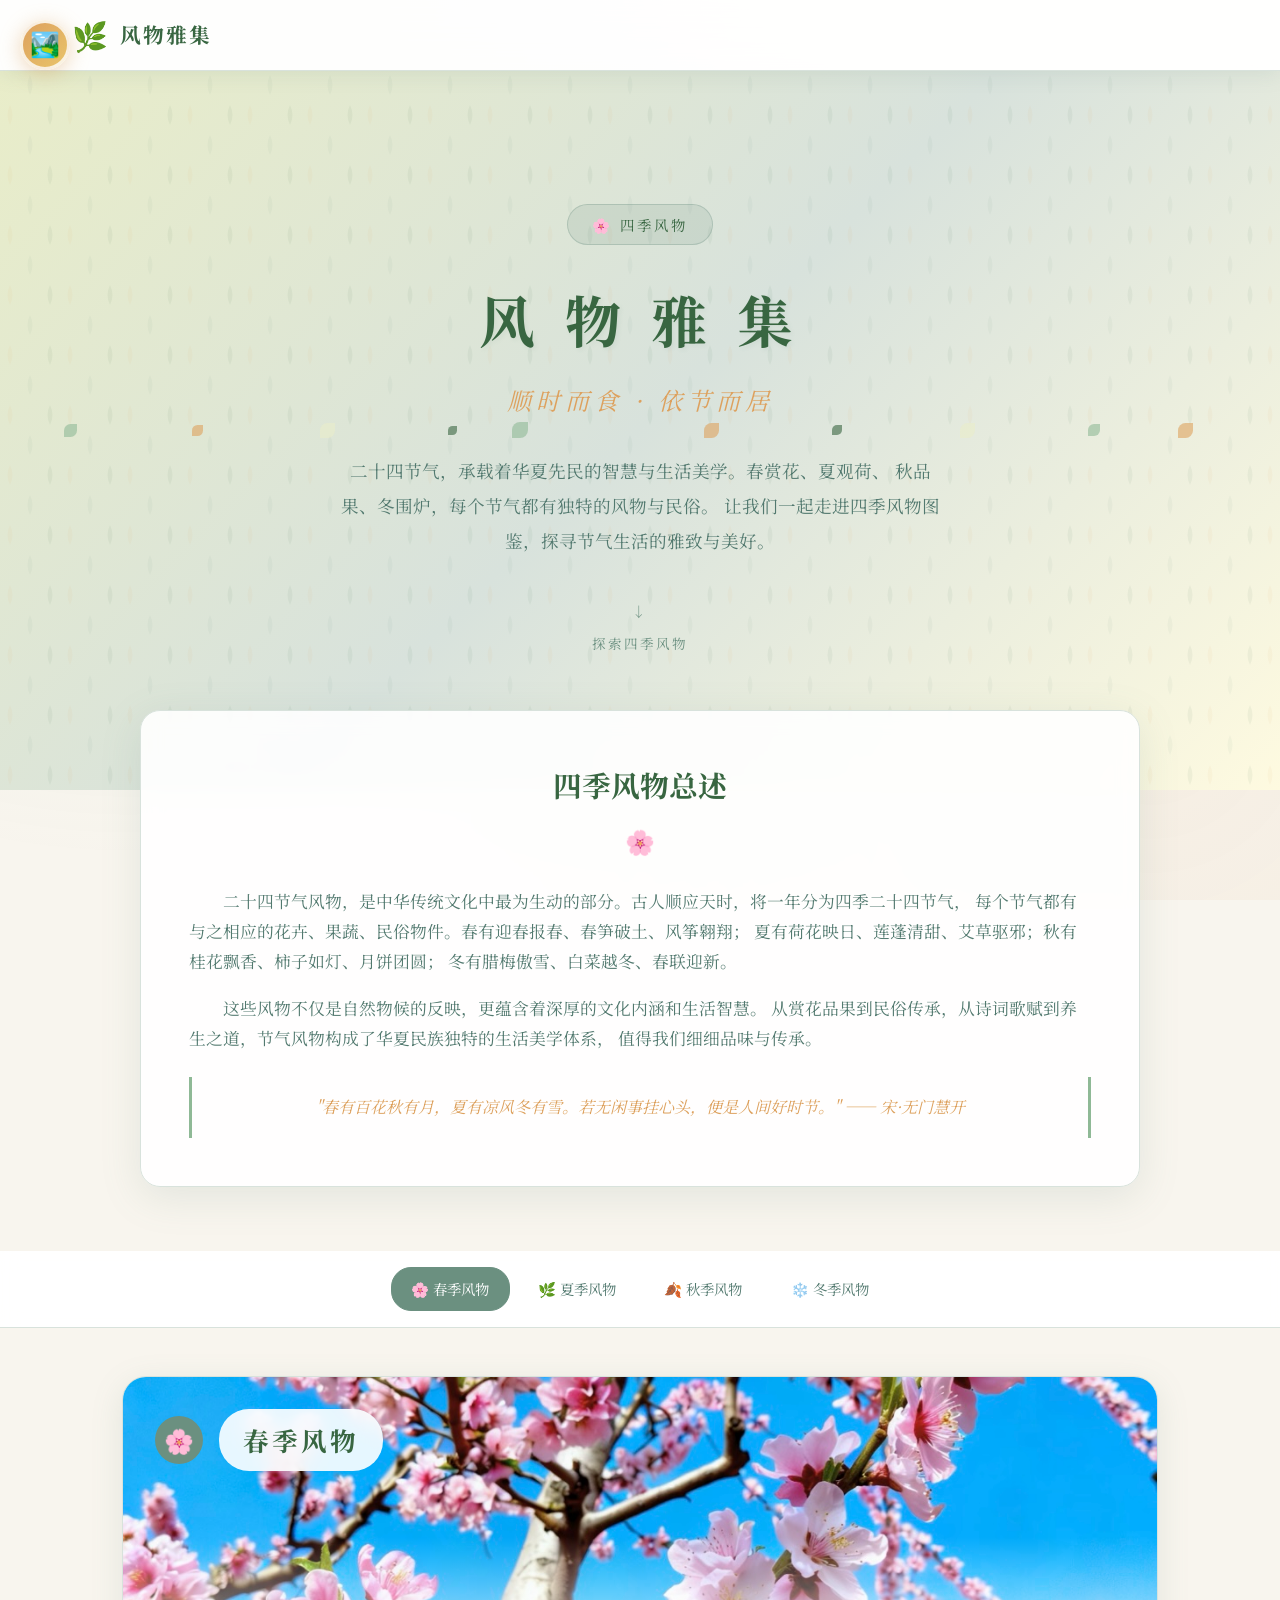
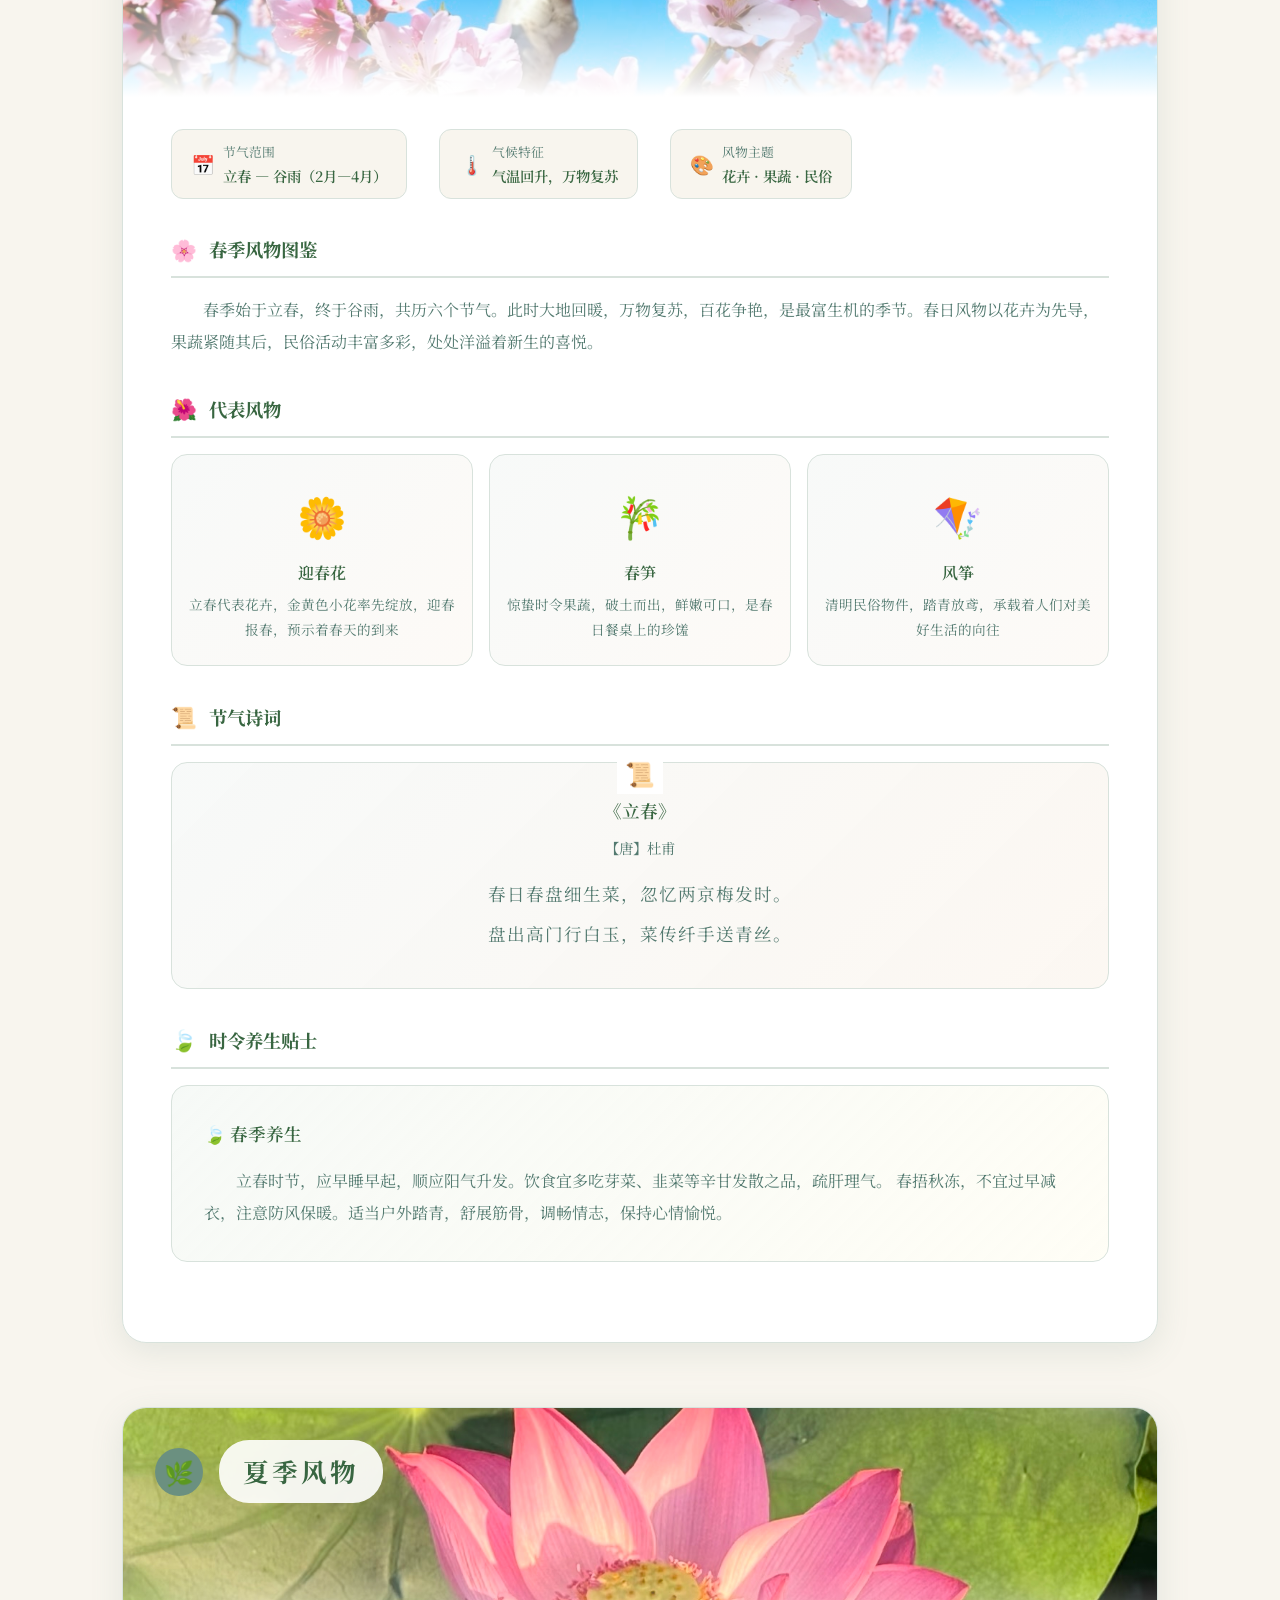
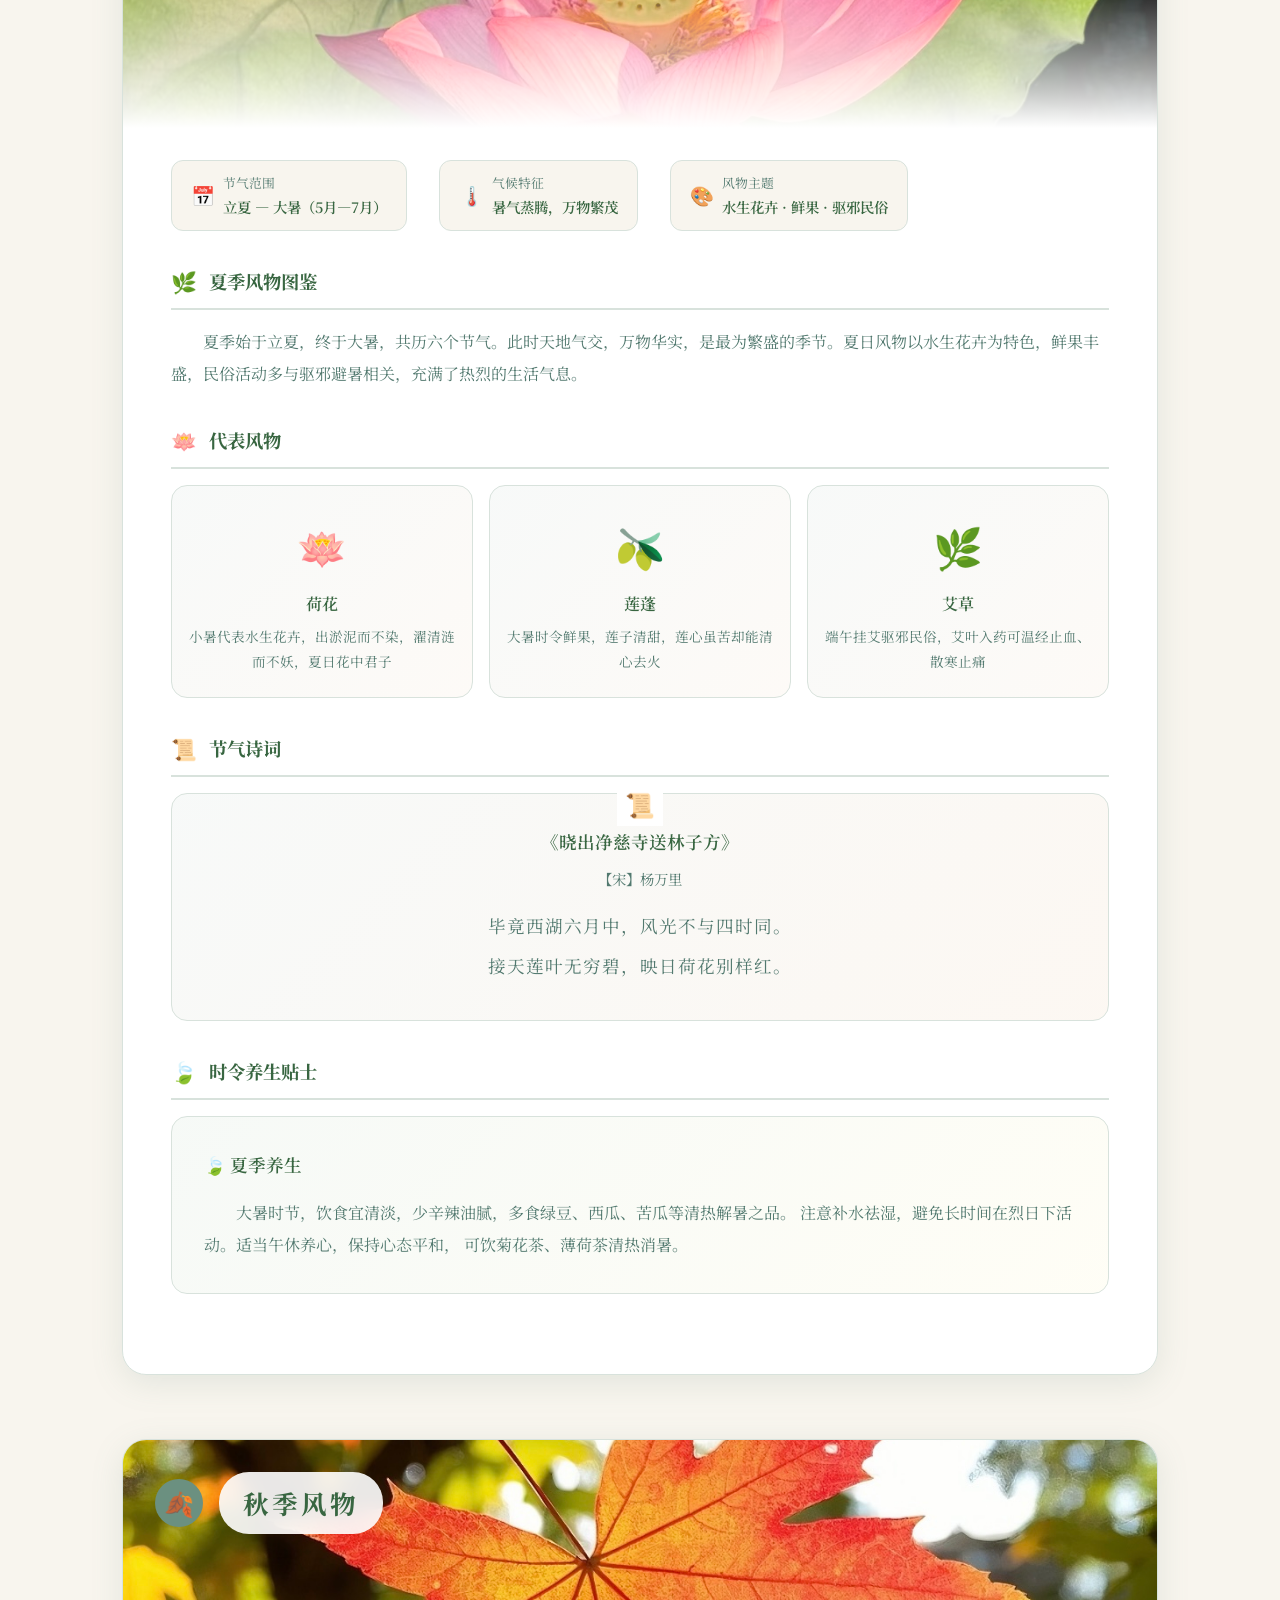
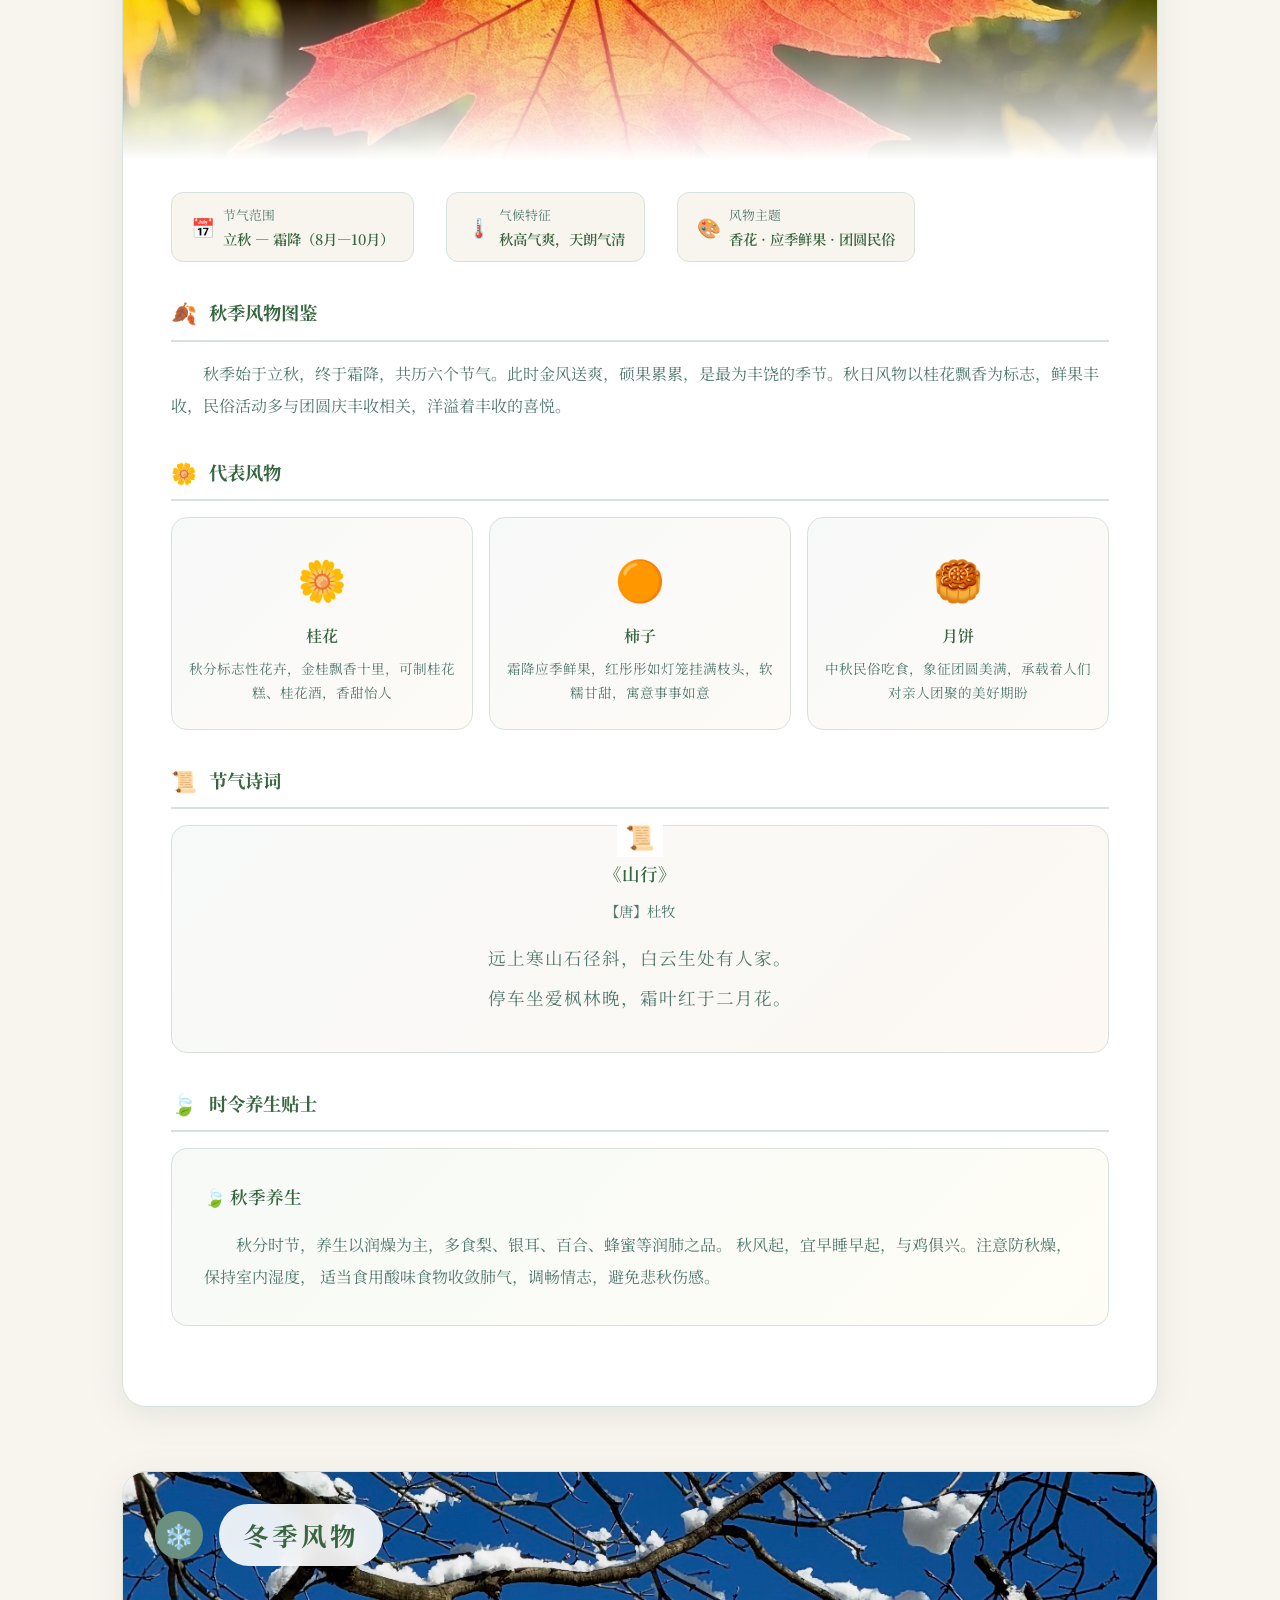
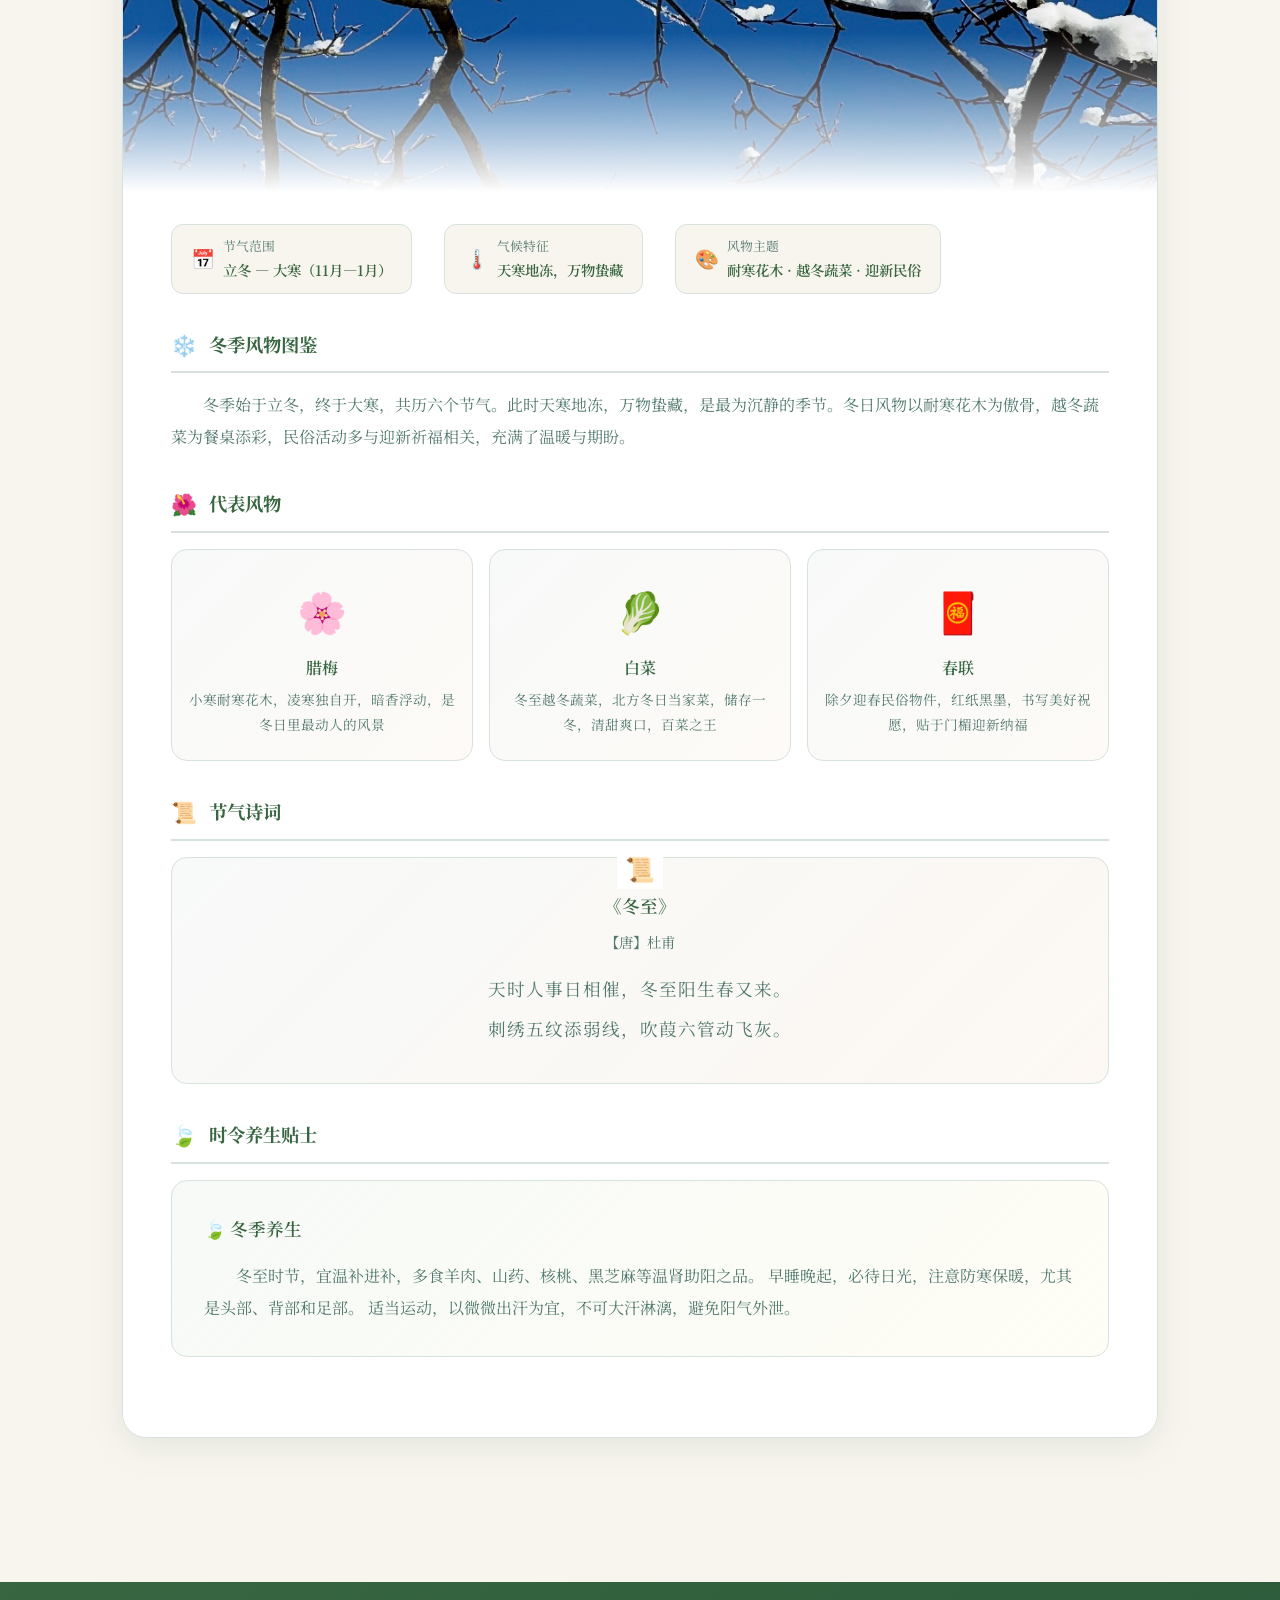
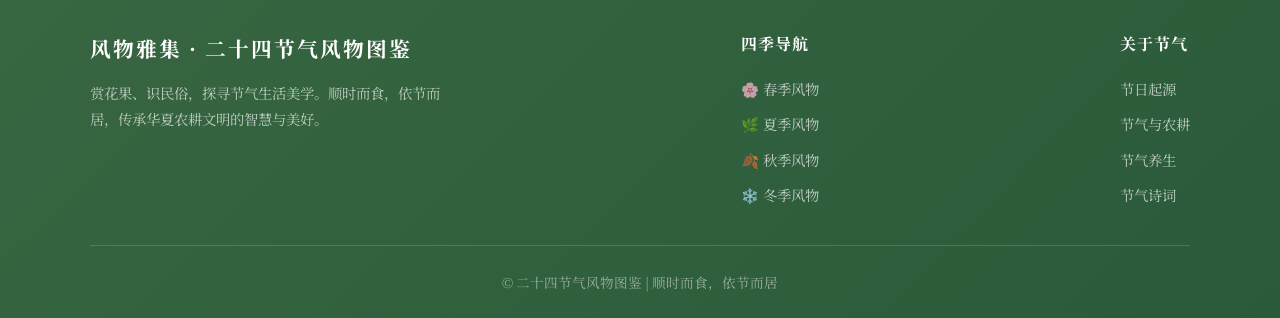
<file: scenery.html>
<!DOCTYPE html>
<html lang="zh-CN">
<head>
  <meta charset="UTF-8">
  <meta name="viewport" content="width=device-width, initial-scale=1.0">
  <title>风物雅集 · 二十四节气风物图鉴</title>
  <meta name="description" content="二十四节气风物图鉴：赏花果、识民俗，探寻节气生活美学。春夏秋冬四季风物，花卉果蔬、民俗物件尽收眼底。">
  <meta name="keywords" content="二十四节气,风物图鉴,节气花卉,节气美食,民俗传统,春夏秋冬">
  <link href="https://fonts.googleapis.com/css2?family=Noto+Serif+SC:wght@400;600;700&display=swap" rel="stylesheet">
  <link rel="stylesheet" href="scenery.css">
  <style>
    /* 左上角导航悬浮球 */
    .top-left-nav {
      position: fixed;
      top: 20px;
      left: 20px;
      z-index: 9999;
      display: flex;
      flex-direction: column;
      gap: 8px;
    }
    .top-left-nav-trigger {
      width: 50px;
      height: 50px;
      border-radius: 50%;
      background: linear-gradient(135deg, #DDA15E, #E9C46A);
      border: 3px solid rgba(255,255,255,0.8);
      box-shadow: 0 4px 20px rgba(221,161,94,0.4);
      cursor: pointer;
      display: flex;
      align-items: center;
      justify-content: center;
      font-size: 24px;
      transition: all 0.4s cubic-bezier(0.175, 0.885, 0.32, 1.275);
      animation: leftNavPulseSc 3s ease-in-out infinite;
    }
    .top-left-nav-trigger:hover {
      transform: scale(1.15) rotate(-10deg);
      box-shadow: 0 8px 35px rgba(221,161,94,0.6);
    }
    @keyframes leftNavPulseSc {
      0%, 100% { box-shadow: 0 4px 20px rgba(221,161,94,0.4); }
      50% { box-shadow: 0 4px 30px rgba(221,161,94,0.7); }
    }
    .top-left-nav-menu {
      display: flex;
      flex-direction: column;
      gap: 6px;
      max-width: 0;
      overflow: hidden;
      transition: max-width 0.5s cubic-bezier(0.4, 0, 0.2, 1), opacity 0.3s ease;
      opacity: 0;
    }
    .top-left-nav-menu.show {
      max-width: 200px;
      opacity: 1;
    }
    .top-left-nav-item {
      background: rgba(255, 255, 255, 0.95);
      backdrop-filter: blur(10px);
      border-radius: 25px;
      padding: 10px 18px;
      text-decoration: none;
      color: #8B5A2B;
      font-size: 14px;
      font-weight: 600;
      box-shadow: 0 3px 15px rgba(0,0,0,0.1);
      transition: all 0.3s ease;
      display: flex;
      align-items: center;
      gap: 8px;
      white-space: nowrap;
      transform: translateX(-20px);
    }
    .top-left-nav-menu.show .top-left-nav-item { transform: translateX(0); }
    .top-left-nav-menu.show .top-left-nav-item:nth-child(1) { transition-delay: 0.05s; }
    .top-left-nav-menu.show .top-left-nav-item:nth-child(2) { transition-delay: 0.1s; }
    .top-left-nav-menu.show .top-left-nav-item:nth-child(3) { transition-delay: 0.15s; }
    .top-left-nav-menu.show .top-left-nav-item:nth-child(4) { transition-delay: 0.2s; }
    .top-left-nav-menu.show .top-left-nav-item:nth-child(5) { transition-delay: 0.25s; }
    .top-left-nav-menu.show .top-left-nav-item:nth-child(6) { transition-delay: 0.3s; }
    .top-left-nav-menu.show .top-left-nav-item:nth-child(7) { transition-delay: 0.35s; }
    .top-left-nav-item:hover {
      background: linear-gradient(135deg, #DDA15E, #E9C46A);
      color: #fff;
      transform: translateX(5px) !important;
      box-shadow: 0 5px 20px rgba(221,161,94,0.3);
    }
    .top-left-nav-item.active {
      background: linear-gradient(135deg, #DDA15E, #E9C46A);
      color: #fff;
    }
    .top-left-nav-hint {
      font-size: 10px;
      color: #8B5A2B;
      text-align: center;
      opacity: 0;
      transition: opacity 0.3s ease;
      white-space: nowrap;
      margin-top: 4px;
    }
    .top-left-nav-trigger:hover + .top-left-nav-menu + .top-left-nav-hint,
    .top-left-nav-menu.show ~ .top-left-nav-hint {
      opacity: 0.7;
    }
  </style>
</head>
<body>
  <!-- ========== 左上角导航悬浮球 ========== -->
  <div class="top-left-nav">
    <button class="top-left-nav-trigger" onclick="toggleTopLeftNav()" title="导航菜单">🏞️</button>
    <div class="top-left-nav-menu" id="topLeftNavMenu">
      <a href="index.html" class="top-left-nav-item">🏠 首页总览</a>
      <a href="spring.html" class="top-left-nav-item">🌸 春季详情</a>
      <a href="summer.html" class="top-left-nav-item">☀️ 夏季详情</a>
      <a href="autumn.html" class="top-left-nav-item">🍂 秋季详情</a>
      <a href="winter.html" class="top-left-nav-item">❄️ 冬季详情</a>
      <a href="culture.html" class="top-left-nav-item">📚 节气文化</a>
      <a href="scenery.html" class="top-left-nav-item active">🏞️ 节气风物</a>
    </div>
    <span class="top-left-nav-hint">点击展开</span>
  </div>
  <script>
    function toggleTopLeftNav() {
      const menu = document.getElementById('topLeftNavMenu');
      const hint = menu.parentElement.querySelector('.top-left-nav-hint');
      menu.classList.toggle('show');
      hint.textContent = menu.classList.contains('show') ? '点击收起' : '点击展开';
    }
  </script>

  <!-- 固定导航栏 -->
  <nav class="scenery-nav" id="mainNav">
    <div class="nav-container">
      <a href="#" class="nav-logo">
        <span class="nav-logo-icon">🌿</span>
        <span class="nav-logo-text">风物雅集</span>
      </a>
      <div class="nav-toggle" id="navToggle" onclick="toggleNav()">
        <span></span>
        <span></span>
        <span></span>
      </div>
    </div>
  </nav>

  <!-- Hero区 -->
  <section class="scenery-hero" id="hero">
    <div class="hero-bg-pattern"></div>
    <div class="petal" style="left:5%; animation-duration:8s; animation-delay:0s; width:13px; height:13px; background:#8FB996;"></div>
    <div class="petal" style="left:15%; animation-duration:10s; animation-delay:1s; width:11px; height:11px; background:#DDA15E;"></div>
    <div class="petal" style="left:25%; animation-duration:9s; animation-delay:2s; background:#E9EDC9;"></div>
    <div class="petal" style="left:40%; animation-duration:11s; animation-delay:0.5s; width:16px; height:16px; background:#8FB996;"></div>
    <div class="petal" style="left:55%; animation-duration:8.5s; animation-delay:3s; background:#DDA15E;"></div>
    <div class="petal" style="left:65%; animation-duration:10.5s; animation-delay:1.5s; width:10px; height:10px; background:#386641;"></div>
    <div class="petal" style="left:75%; animation-duration:9.5s; animation-delay:2.5s; background:#E9EDC9;"></div>
    <div class="petal" style="left:85%; animation-duration:11.5s; animation-delay:0.8s; width:12px; height:12px; background:#8FB996;"></div>
    <div class="petal" style="left:92%; animation-duration:8.8s; animation-delay:3.5s; background:#DDA15E;"></div>
    <div class="petal" style="left:35%; animation-duration:10.2s; animation-delay:4s; width:9px; height:9px; background:#386641;"></div>

    <div class="hero-content">
      <div class="hero-season-label">🌸 四季风物</div>
      <h1 class="hero-title">风 物 雅 集</h1>
      <p class="hero-subtitle">顺时而食 · 依节而居</p>
      <p class="hero-desc">
        二十四节气，承载着华夏先民的智慧与生活美学。春赏花、夏观荷、
        秋品果、冬围炉，每个节气都有独特的风物与民俗。
        让我们一起走进四季风物图鉴，探寻节气生活的雅致与美好。
      </p>
      <div class="hero-scroll-hint">
        <span>↓</span>
        <span>探索四季风物</span>
      </div>
    </div>
  </section>

  <!-- 总述区 -->
  <section class="scenery-intro" id="intro">
    <h2 class="intro-title">四季风物总述</h2>
    <p class="intro-text">
      二十四节气风物，是中华传统文化中最为生动的部分。古人顺应天时，将一年分为四季二十四节气，
      每个节气都有与之相应的花卉、果蔬、民俗物件。春有迎春报春、春笋破土、风筝翱翔；
      夏有荷花映日、莲蓬清甜、艾草驱邪；秋有桂花飘香、柿子如灯、月饼团圆；
      冬有腊梅傲雪、白菜越冬、春联迎新。
    </p>
    <p class="intro-text">
      这些风物不仅是自然物候的反映，更蕴含着深厚的文化内涵和生活智慧。
      从赏花品果到民俗传承，从诗词歌赋到养生之道，节气风物构成了华夏民族独特的生活美学体系，
      值得我们细细品味与传承。
    </p>
    <div class="intro-quote">
      "春有百花秋有月，夏有凉风冬有雪。若无闲事挂心头，便是人间好时节。" —— 宋·无门慧开
    </div>
  </section>

  <!-- 四季粘性导航 -->
  <div class="season-nav" id="seasonNav">
    <div class="season-nav-inner">
      <a href="./春季节气风物.jpg" class="active">🌸 春季风物</a>
      <a href="./夏季节气风物.jpg">🌿 夏季风物</a>
      <a href="./秋季节气风物.jpg">🍂 秋季风物</a>
      <a href="./冬季节气风物.jpg">❄️ 冬季风物</a>
    </div>
  </div>

  <!-- 风物内容 -->
  <div class="goods-container">

    <!-- 春季 -->
    <article class="goods-card" id="spring">
      <div class="goods-card-header">
        <img class="season-banner" src="./春季节气风物.jpg" alt="春季 - 春暖花开，万物复苏" loading="lazy">
        <div class="goods-card-overlay">
          <span class="goods-season-icon">🌸</span>
          <span class="goods-season-tag">春季风物</span>
        </div>
      </div>
      <div class="goods-card-body">
        <div class="goods-meta">
          <div class="goods-meta-item">
            <span class="goods-meta-icon">📅</span>
            <div>
              <div class="goods-meta-label">节气范围</div>
              <div class="goods-meta-value">立春 — 谷雨（2月—4月）</div>
            </div>
          </div>
          <div class="goods-meta-item">
            <span class="goods-meta-icon">🌡️</span>
            <div>
              <div class="goods-meta-label">气候特征</div>
              <div class="goods-meta-value">气温回升，万物复苏</div>
            </div>
          </div>
          <div class="goods-meta-item">
            <span class="goods-meta-icon">🎨</span>
            <div>
              <div class="goods-meta-label">风物主题</div>
              <div class="goods-meta-value">花卉 · 果蔬 · 民俗</div>
            </div>
          </div>
        </div>

        <div class="goods-section">
          <h3 class="goods-section-title"><span class="goods-section-icon">🌸</span> 春季风物图鉴</h3>
          <p>春季始于立春，终于谷雨，共历六个节气。此时大地回暖，万物复苏，百花争艳，是最富生机的季节。春日风物以花卉为先导，果蔬紧随其后，民俗活动丰富多彩，处处洋溢着新生的喜悦。</p>
        </div>

        <div class="goods-section">
          <h3 class="goods-section-title"><span class="goods-section-icon">🌺</span> 代表风物</h3>
          <ul class="scenery-grid">
            <li class="scenery-item">
              <div class="scenery-emoji">🌼</div>
              <div class="scenery-name">迎春花</div>
              <div class="scenery-desc">立春代表花卉，金黄色小花率先绽放，迎春报春，预示着春天的到来</div>
            </li>
            <li class="scenery-item">
              <div class="scenery-emoji">🎋</div>
              <div class="scenery-name">春笋</div>
              <div class="scenery-desc">惊蛰时令果蔬，破土而出，鲜嫩可口，是春日餐桌上的珍馐</div>
            </li>
            <li class="scenery-item">
              <div class="scenery-emoji">🪁</div>
              <div class="scenery-name">风筝</div>
              <div class="scenery-desc">清明民俗物件，踏青放鸢，承载着人们对美好生活的向往</div>
            </li>
          </ul>
        </div>

        <div class="goods-section">
          <h3 class="goods-section-title"><span class="goods-section-icon">📜</span> 节气诗词</h3>
          <div class="poem-block">
            <div class="poem-title">《立春》</div>
            <div class="poem-author">【唐】杜甫</div>
            <div class="poem-content">
              <p>春日春盘细生菜，忽忆两京梅发时。</p>
              <p>盘出高门行白玉，菜传纤手送青丝。</p>
            </div>
          </div>
        </div>

        <div class="goods-section">
          <h3 class="goods-section-title"><span class="goods-section-icon">🍃</span> 时令养生贴士</h3>
          <div class="health-block">
            <div class="health-title">🍃 春季养生</div>
            <div class="health-content">
              立春时节，应早睡早起，顺应阳气升发。饮食宜多吃芽菜、韭菜等辛甘发散之品，疏肝理气。
              春捂秋冻，不宜过早减衣，注意防风保暖。适当户外踏青，舒展筋骨，调畅情志，保持心情愉悦。
            </div>
          </div>
        </div>
      </div>
    </article>

    <!-- 夏季 -->
    <article class="goods-card" id="summer">
      <div class="goods-card-header">
        <img class="season-banner" src="./夏季节气风物.jpg" alt="夏季 - 荷风送香，万物繁茂" loading="lazy">
        <div class="goods-card-overlay">
          <span class="goods-season-icon">🌿</span>
          <span class="goods-season-tag">夏季风物</span>
        </div>
      </div>
      <div class="goods-card-body">
        <div class="goods-meta">
          <div class="goods-meta-item">
            <span class="goods-meta-icon">📅</span>
            <div>
              <div class="goods-meta-label">节气范围</div>
              <div class="goods-meta-value">立夏 — 大暑（5月—7月）</div>
            </div>
          </div>
          <div class="goods-meta-item">
            <span class="goods-meta-icon">🌡️</span>
            <div>
              <div class="goods-meta-label">气候特征</div>
              <div class="goods-meta-value">暑气蒸腾，万物繁茂</div>
            </div>
          </div>
          <div class="goods-meta-item">
            <span class="goods-meta-icon">🎨</span>
            <div>
              <div class="goods-meta-label">风物主题</div>
              <div class="goods-meta-value">水生花卉 · 鲜果 · 驱邪民俗</div>
            </div>
          </div>
        </div>

        <div class="goods-section">
          <h3 class="goods-section-title"><span class="goods-section-icon">🌿</span> 夏季风物图鉴</h3>
          <p>夏季始于立夏，终于大暑，共历六个节气。此时天地气交，万物华实，是最为繁盛的季节。夏日风物以水生花卉为特色，鲜果丰盛，民俗活动多与驱邪避暑相关，充满了热烈的生活气息。</p>
        </div>

        <div class="goods-section">
          <h3 class="goods-section-title"><span class="goods-section-icon">🪷</span> 代表风物</h3>
          <ul class="scenery-grid">
            <li class="scenery-item">
              <div class="scenery-emoji">🪷</div>
              <div class="scenery-name">荷花</div>
              <div class="scenery-desc">小暑代表水生花卉，出淤泥而不染，濯清涟而不妖，夏日花中君子</div>
            </li>
            <li class="scenery-item">
              <div class="scenery-emoji">🫒</div>
              <div class="scenery-name">莲蓬</div>
              <div class="scenery-desc">大暑时令鲜果，莲子清甜，莲心虽苦却能清心去火</div>
            </li>
            <li class="scenery-item">
              <div class="scenery-emoji">🌿</div>
              <div class="scenery-name">艾草</div>
              <div class="scenery-desc">端午挂艾驱邪民俗，艾叶入药可温经止血、散寒止痛</div>
            </li>
          </ul>
        </div>

        <div class="goods-section">
          <h3 class="goods-section-title"><span class="goods-section-icon">📜</span> 节气诗词</h3>
          <div class="poem-block">
            <div class="poem-title">《晓出净慈寺送林子方》</div>
            <div class="poem-author">【宋】杨万里</div>
            <div class="poem-content">
              <p>毕竟西湖六月中，风光不与四时同。</p>
              <p>接天莲叶无穷碧，映日荷花别样红。</p>
            </div>
          </div>
        </div>

        <div class="goods-section">
          <h3 class="goods-section-title"><span class="goods-section-icon">🍃</span> 时令养生贴士</h3>
          <div class="health-block">
            <div class="health-title">🍃 夏季养生</div>
            <div class="health-content">
              大暑时节，饮食宜清淡，少辛辣油腻，多食绿豆、西瓜、苦瓜等清热解暑之品。
              注意补水祛湿，避免长时间在烈日下活动。适当午休养心，保持心态平和，
              可饮菊花茶、薄荷茶清热消暑。
            </div>
          </div>
        </div>
      </div>
    </article>

    <!-- 秋季 -->
    <article class="goods-card" id="autumn">
      <div class="goods-card-header">
        <img class="season-banner" src="./秋季节气风物.jpg" alt="秋季 - 金风送爽，硕果累累" loading="lazy">
        <div class="goods-card-overlay">
          <span class="goods-season-icon">🍂</span>
          <span class="goods-season-tag">秋季风物</span>
        </div>
      </div>
      <div class="goods-card-body">
        <div class="goods-meta">
          <div class="goods-meta-item">
            <span class="goods-meta-icon">📅</span>
            <div>
              <div class="goods-meta-label">节气范围</div>
              <div class="goods-meta-value">立秋 — 霜降（8月—10月）</div>
            </div>
          </div>
          <div class="goods-meta-item">
            <span class="goods-meta-icon">🌡️</span>
            <div>
              <div class="goods-meta-label">气候特征</div>
              <div class="goods-meta-value">秋高气爽，天朗气清</div>
            </div>
          </div>
          <div class="goods-meta-item">
            <span class="goods-meta-icon">🎨</span>
            <div>
              <div class="goods-meta-label">风物主题</div>
              <div class="goods-meta-value">香花 · 应季鲜果 · 团圆民俗</div>
            </div>
          </div>
        </div>

        <div class="goods-section">
          <h3 class="goods-section-title"><span class="goods-section-icon">🍂</span> 秋季风物图鉴</h3>
          <p>秋季始于立秋，终于霜降，共历六个节气。此时金风送爽，硕果累累，是最为丰饶的季节。秋日风物以桂花飘香为标志，鲜果丰收，民俗活动多与团圆庆丰收相关，洋溢着丰收的喜悦。</p>
        </div>

        <div class="goods-section">
          <h3 class="goods-section-title"><span class="goods-section-icon">🌼</span> 代表风物</h3>
          <ul class="scenery-grid">
            <li class="scenery-item">
              <div class="scenery-emoji">🌼</div>
              <div class="scenery-name">桂花</div>
              <div class="scenery-desc">秋分标志性花卉，金桂飘香十里，可制桂花糕、桂花酒，香甜怡人</div>
            </li>
            <li class="scenery-item">
              <div class="scenery-emoji">🟠</div>
              <div class="scenery-name">柿子</div>
              <div class="scenery-desc">霜降应季鲜果，红彤彤如灯笼挂满枝头，软糯甘甜，寓意事事如意</div>
            </li>
            <li class="scenery-item">
              <div class="scenery-emoji">🥮</div>
              <div class="scenery-name">月饼</div>
              <div class="scenery-desc">中秋民俗吃食，象征团圆美满，承载着人们对亲人团聚的美好期盼</div>
            </li>
          </ul>
        </div>

        <div class="goods-section">
          <h3 class="goods-section-title"><span class="goods-section-icon">📜</span> 节气诗词</h3>
          <div class="poem-block">
            <div class="poem-title">《山行》</div>
            <div class="poem-author">【唐】杜牧</div>
            <div class="poem-content">
              <p>远上寒山石径斜，白云生处有人家。</p>
              <p>停车坐爱枫林晚，霜叶红于二月花。</p>
            </div>
          </div>
        </div>

        <div class="goods-section">
          <h3 class="goods-section-title"><span class="goods-section-icon">🍃</span> 时令养生贴士</h3>
          <div class="health-block">
            <div class="health-title">🍃 秋季养生</div>
            <div class="health-content">
              秋分时节，养生以润燥为主，多食梨、银耳、百合、蜂蜜等润肺之品。
              秋风起，宜早睡早起，与鸡俱兴。注意防秋燥，保持室内湿度，
              适当食用酸味食物收敛肺气，调畅情志，避免悲秋伤感。
            </div>
          </div>
        </div>
      </div>
    </article>

    <!-- 冬季 -->
    <article class="goods-card" id="winter">
      <div class="goods-card-header">
        <img class="season-banner" src="./冬季节气风物.jpg" alt="冬季 - 岁寒三友，围炉取暖" loading="lazy">
        <div class="goods-card-overlay">
          <span class="goods-season-icon">❄️</span>
          <span class="goods-season-tag">冬季风物</span>
        </div>
      </div>
      <div class="goods-card-body">
        <div class="goods-meta">
          <div class="goods-meta-item">
            <span class="goods-meta-icon">📅</span>
            <div>
              <div class="goods-meta-label">节气范围</div>
              <div class="goods-meta-value">立冬 — 大寒（11月—1月）</div>
            </div>
          </div>
          <div class="goods-meta-item">
            <span class="goods-meta-icon">🌡️</span>
            <div>
              <div class="goods-meta-label">气候特征</div>
              <div class="goods-meta-value">天寒地冻，万物蛰藏</div>
            </div>
          </div>
          <div class="goods-meta-item">
            <span class="goods-meta-icon">🎨</span>
            <div>
              <div class="goods-meta-label">风物主题</div>
              <div class="goods-meta-value">耐寒花木 · 越冬蔬菜 · 迎新民俗</div>
            </div>
          </div>
        </div>

        <div class="goods-section">
          <h3 class="goods-section-title"><span class="goods-section-icon">❄️</span> 冬季风物图鉴</h3>
          <p>冬季始于立冬，终于大寒，共历六个节气。此时天寒地冻，万物蛰藏，是最为沉静的季节。冬日风物以耐寒花木为傲骨，越冬蔬菜为餐桌添彩，民俗活动多与迎新祈福相关，充满了温暖与期盼。</p>
        </div>

        <div class="goods-section">
          <h3 class="goods-section-title"><span class="goods-section-icon">🌺</span> 代表风物</h3>
          <ul class="scenery-grid">
            <li class="scenery-item">
              <div class="scenery-emoji">🌸</div>
              <div class="scenery-name">腊梅</div>
              <div class="scenery-desc">小寒耐寒花木，凌寒独自开，暗香浮动，是冬日里最动人的风景</div>
            </li>
            <li class="scenery-item">
              <div class="scenery-emoji">🥬</div>
              <div class="scenery-name">白菜</div>
              <div class="scenery-desc">冬至越冬蔬菜，北方冬日当家菜，储存一冬，清甜爽口，百菜之王</div>
            </li>
            <li class="scenery-item">
              <div class="scenery-emoji">🧧</div>
              <div class="scenery-name">春联</div>
              <div class="scenery-desc">除夕迎春民俗物件，红纸黑墨，书写美好祝愿，贴于门楣迎新纳福</div>
            </li>
          </ul>
        </div>

        <div class="goods-section">
          <h3 class="goods-section-title"><span class="goods-section-icon">📜</span> 节气诗词</h3>
          <div class="poem-block">
            <div class="poem-title">《冬至》</div>
            <div class="poem-author">【唐】杜甫</div>
            <div class="poem-content">
              <p>天时人事日相催，冬至阳生春又来。</p>
              <p>刺绣五纹添弱线，吹葭六管动飞灰。</p>
            </div>
          </div>
        </div>

        <div class="goods-section">
          <h3 class="goods-section-title"><span class="goods-section-icon">🍃</span> 时令养生贴士</h3>
          <div class="health-block">
            <div class="health-title">🍃 冬季养生</div>
            <div class="health-content">
              冬至时节，宜温补进补，多食羊肉、山药、核桃、黑芝麻等温肾助阳之品。
              早睡晚起，必待日光，注意防寒保暖，尤其是头部、背部和足部。
              适当运动，以微微出汗为宜，不可大汗淋漓，避免阳气外泄。
            </div>
          </div>
        </div>
      </div>
    </article>

  </div>

  <!-- 页脚 -->
  <footer class="scenery-footer">
    <div class="footer-container">
      <div class="footer-top">
        <div class="footer-brand">
          <h3>风物雅集 · 二十四节气风物图鉴</h3>
          <p>赏花果、识民俗，探寻节气生活美学。顺时而食，依节而居，传承华夏农耕文明的智慧与美好。</p>
        </div>
        <div class="footer-links-group">
          <h4>四季导航</h4>
          <ul>
            <li><a href="https://www.bilibili.com/video/BV1ML411K7E4?t=109.4">🌸 春季风物</a></li>
            <li><a href="https://www.bilibili.com/video/BV1n54y1N7eS?t=313.3">🌿 夏季风物</a></li>
            <li><a href="https://www.bilibili.com/video/BV15h411H7eb?t=110.5">🍂 秋季风物</a></li>
            <li><a href="https://www.bilibili.com/video/BV1vXi4BbEfQ?t=13.0">❄️ 冬季风物</a></li>
          </ul>
        </div>
        <div class="footer-links-group">
          <h4>关于节气</h4>
          <ul>
            <li><a href="https://www.bilibili.com/video/BV1vXi4BbEfQ?t=13.0">节日起源</a></li>
            <li><a href="https://www.bilibili.com/video/BV1fVxXeNEag?t=80.1">节气与农耕</a></li>
            <li><a href="https://www.bilibili.com/video/BV1gm421G7Vm?t=7.8">节气养生</a></li>
            <li><a href="https://www.bilibili.com/video/BV16K4y1u7Np?t=198.6">节气诗词</a></li>
          </ul>
        </div>
      </div>
      <div class="footer-bottom">© 二十四节气风物图鉴 | 顺时而食，依节而居</div>
    </div>
  </footer>

  <button class="back-to-top" id="backToTop">↑</button>

  <script>
    // 导航栏滚动效果
    const mainNav = document.getElementById('mainNav');
    window.addEventListener('scroll', () => {
      if (window.scrollY > 30) {
        mainNav.classList.add('scrolled');
      } else {
        mainNav.classList.remove('scrolled');
      }
    });

    // 移动端导航切换
    function toggleNav() {
      document.getElementById('navLinks').classList.toggle('open');
    }

    // 卡片滚动显示动画
    const cards = document.querySelectorAll('.goods-card');
    const showCard = () => {
      cards.forEach(item => {
        const rect = item.getBoundingClientRect();
        if (rect.top < window.innerHeight - 120) {
          item.classList.add('visible');
        }
      });
    };
    window.addEventListener('scroll', showCard);
    window.addEventListener('load', showCard);

    // 返回顶部按钮
    const topBtn = document.getElementById('backToTop');
    if (topBtn) {
      window.addEventListener('scroll', () => {
        topBtn.classList.toggle('visible', window.scrollY > 400);
      });
      topBtn.onclick = () => window.scrollTo({ top: 0, behavior: 'smooth' });
    }

    // 四季导航高亮
    const seasonNavA = document.querySelectorAll('.season-nav a');
    const seasonSections = document.querySelectorAll('.goods-card');
    window.addEventListener('scroll', () => {
      let idx = 0;
      seasonSections.forEach((sec, i) => {
        if (window.scrollY >= sec.offsetTop - 200) idx = i;
      });
      seasonNavA.forEach(a => a.classList.remove('active'));
      if (seasonNavA[idx]) seasonNavA[idx].classList.add('active');
    });

    // 导航链接点击关闭移动端菜单
    document.querySelectorAll('.nav-links a').forEach(link => {
      link.addEventListener('click', () => {
        document.getElementById('navLinks').classList.remove('open');
      });
    });
  </script>
</body>
</html>
</file>
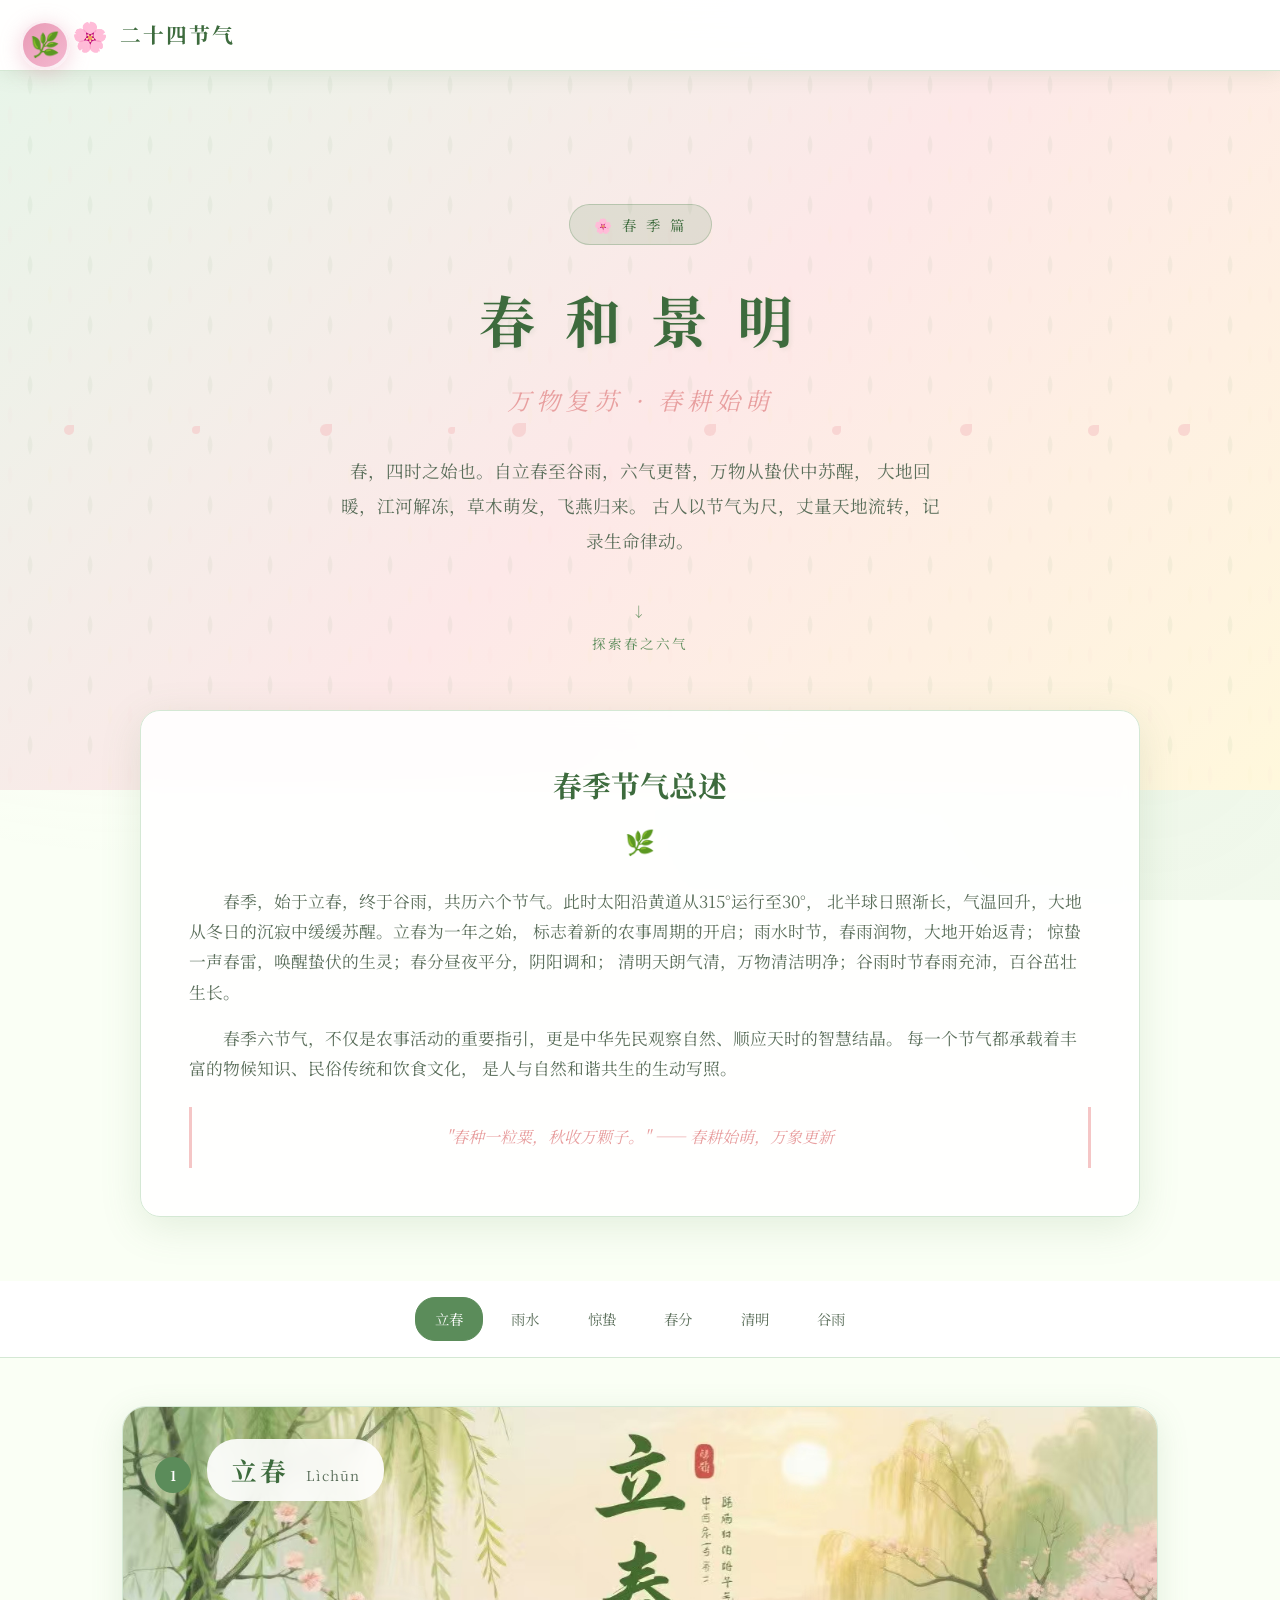
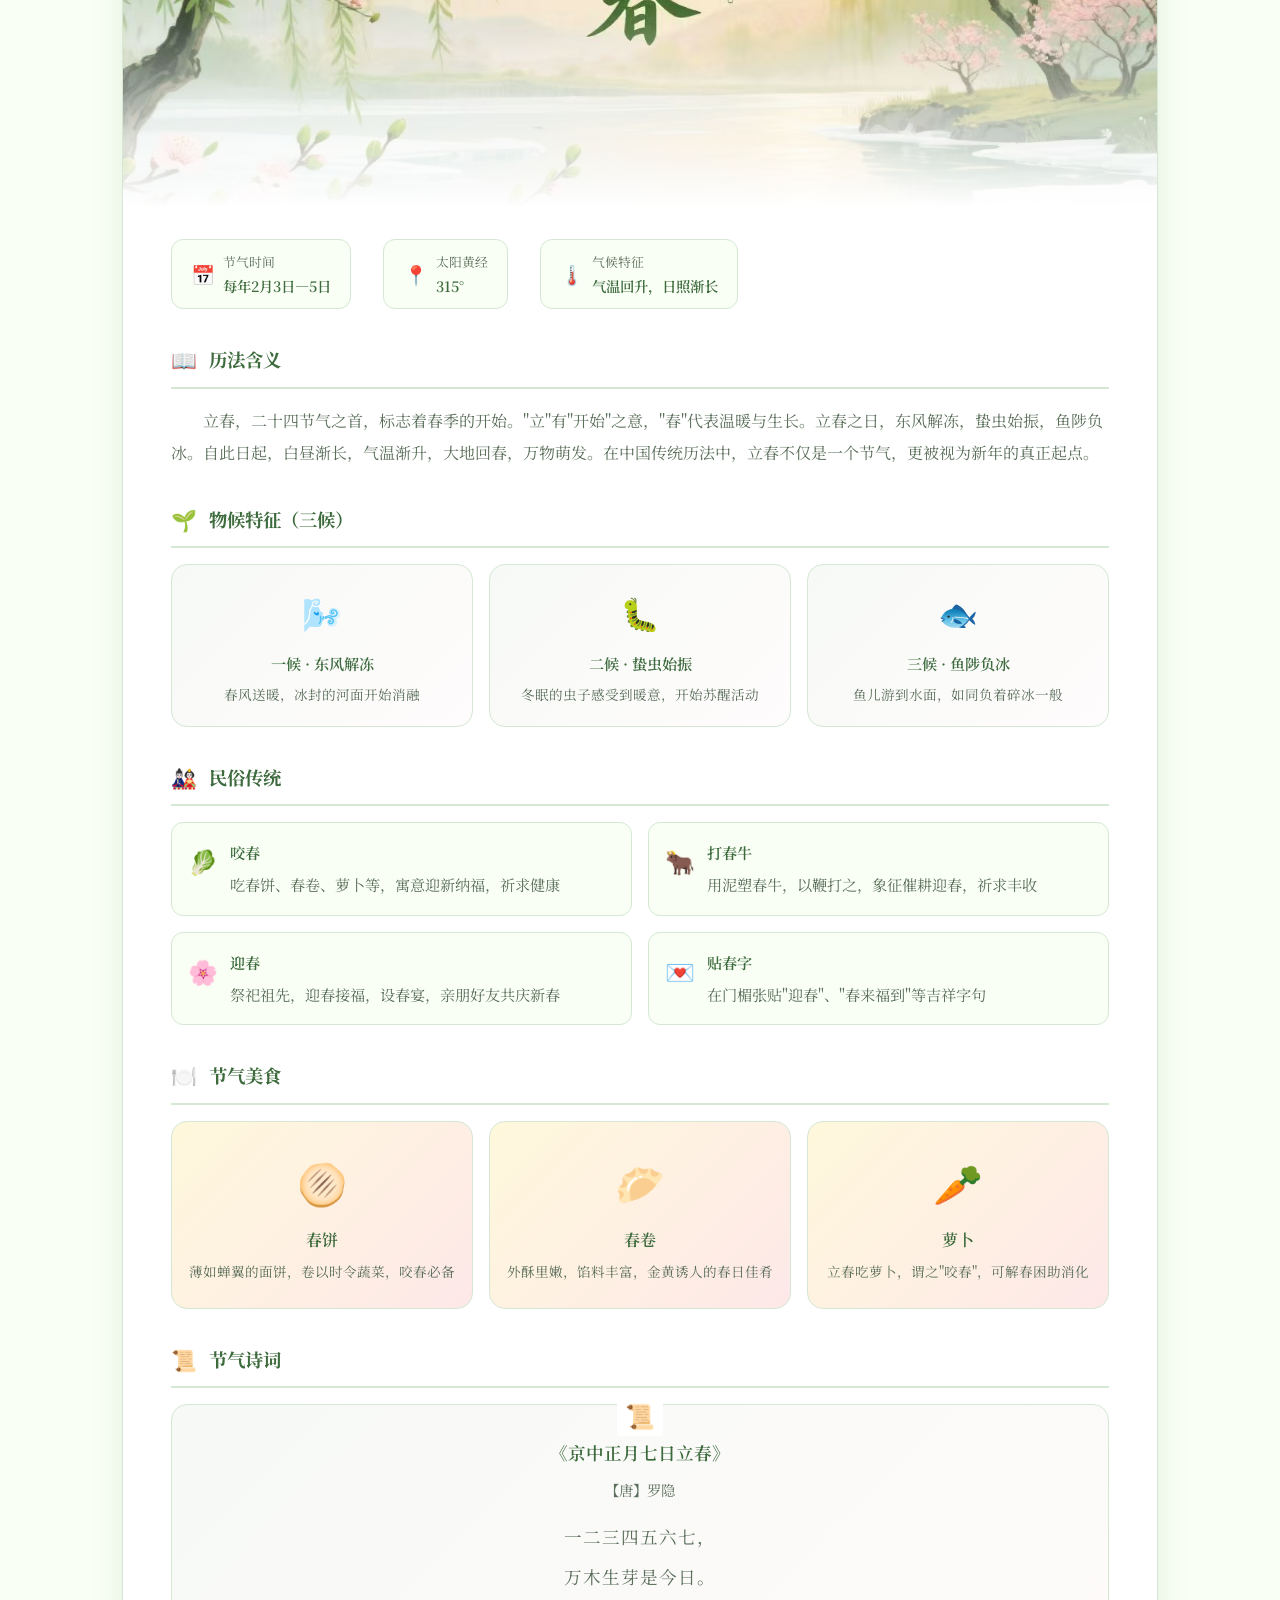
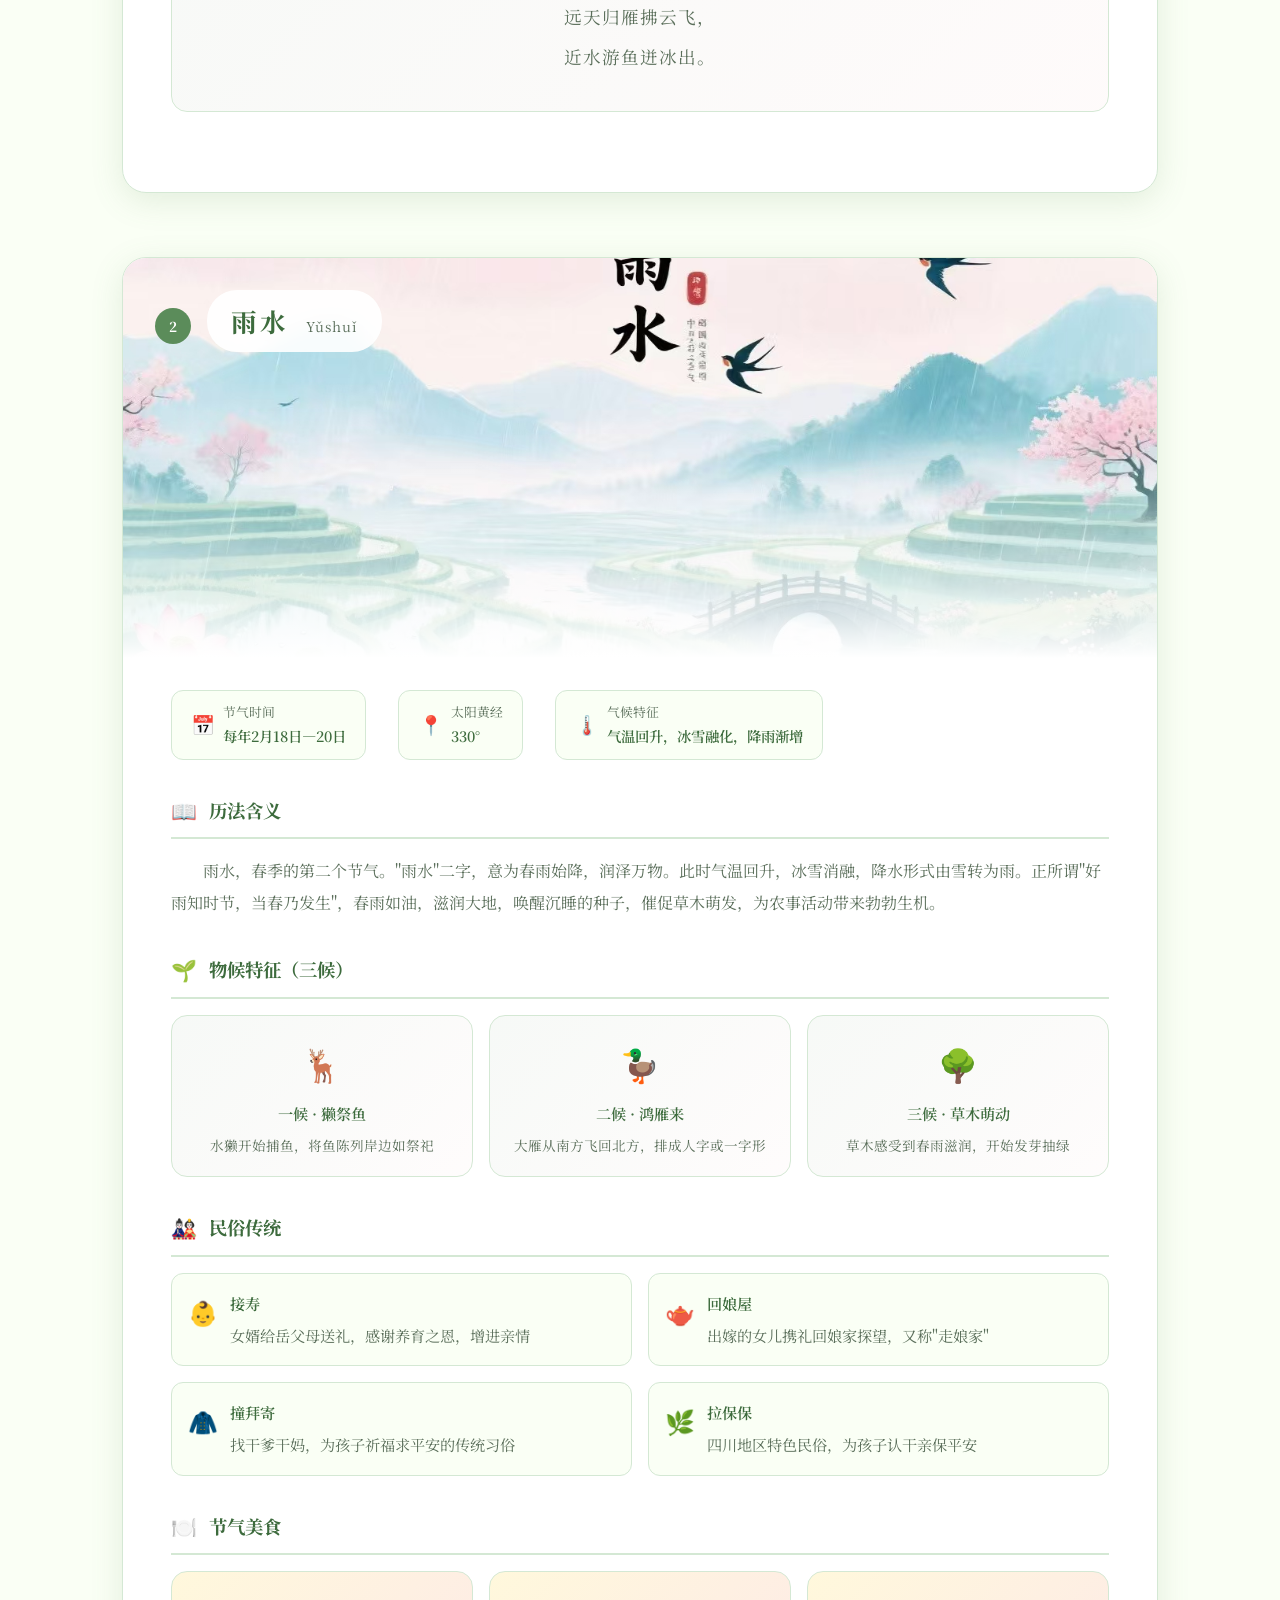
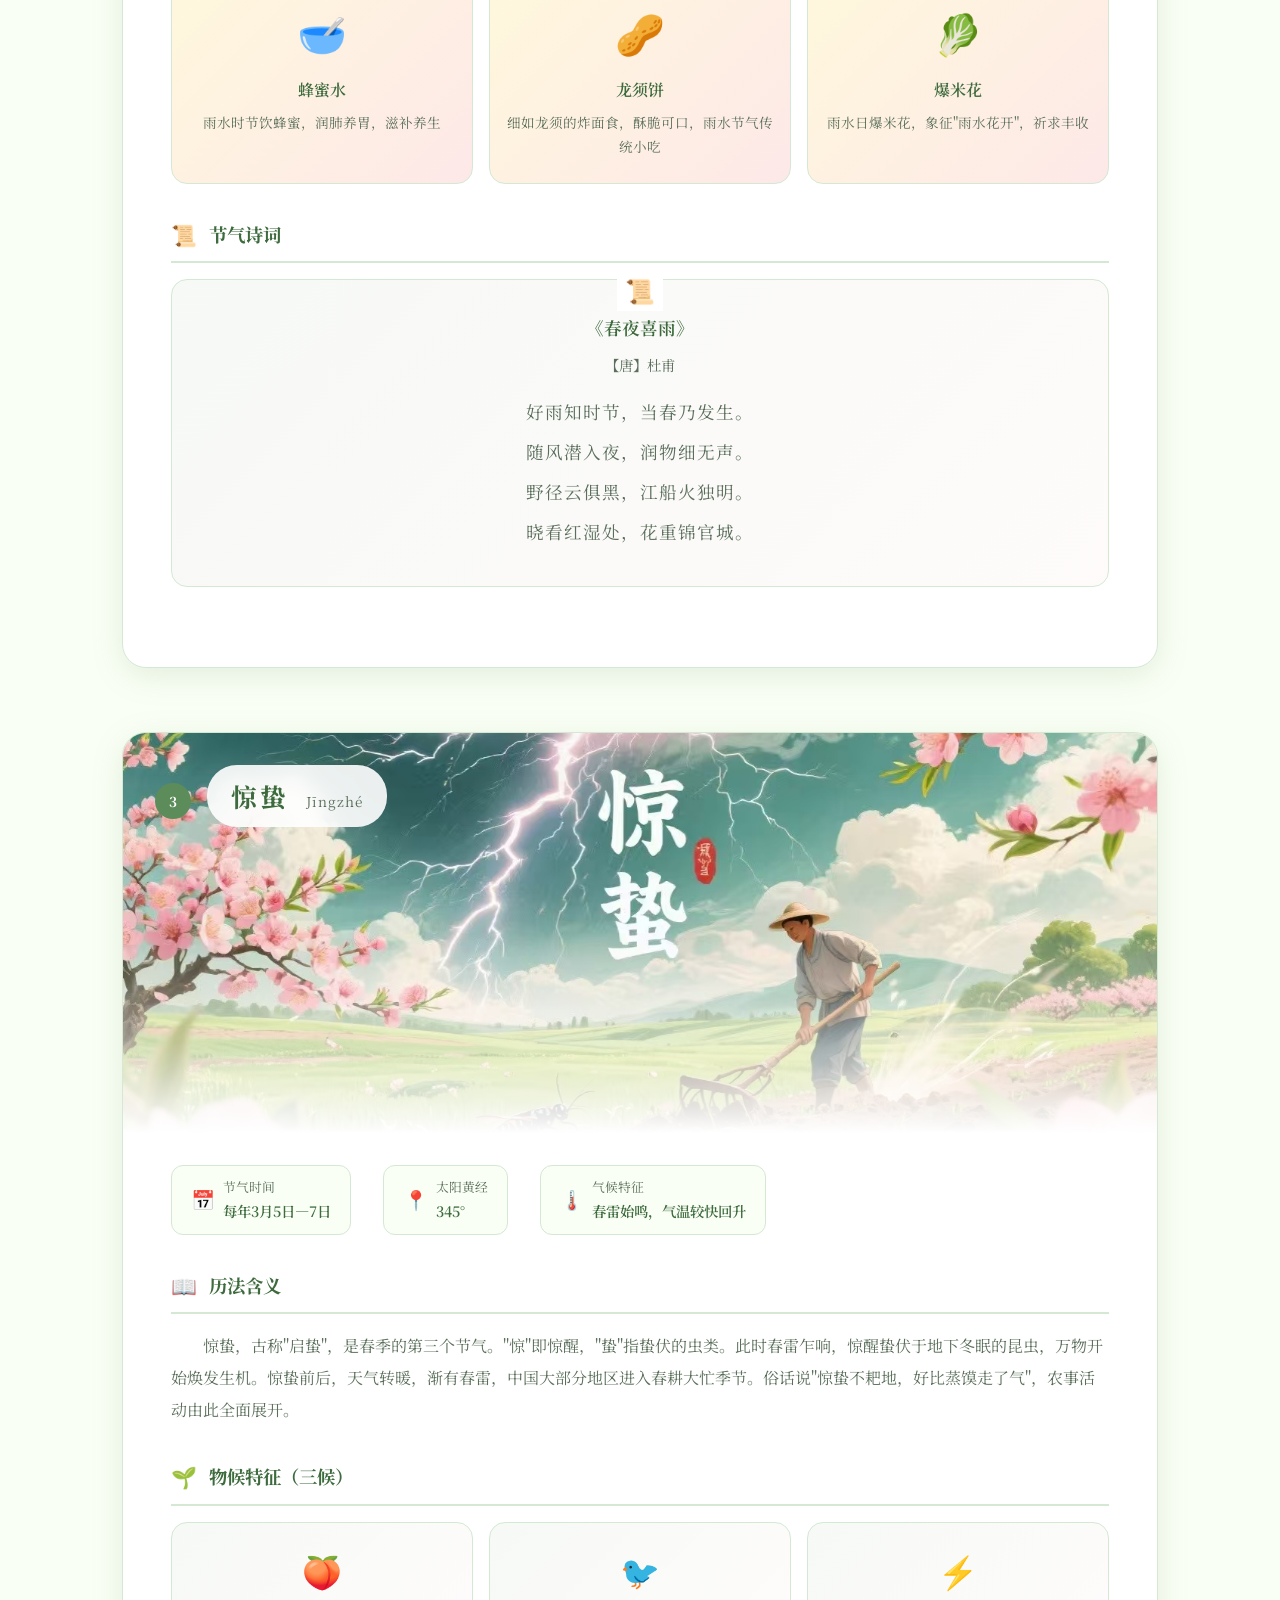
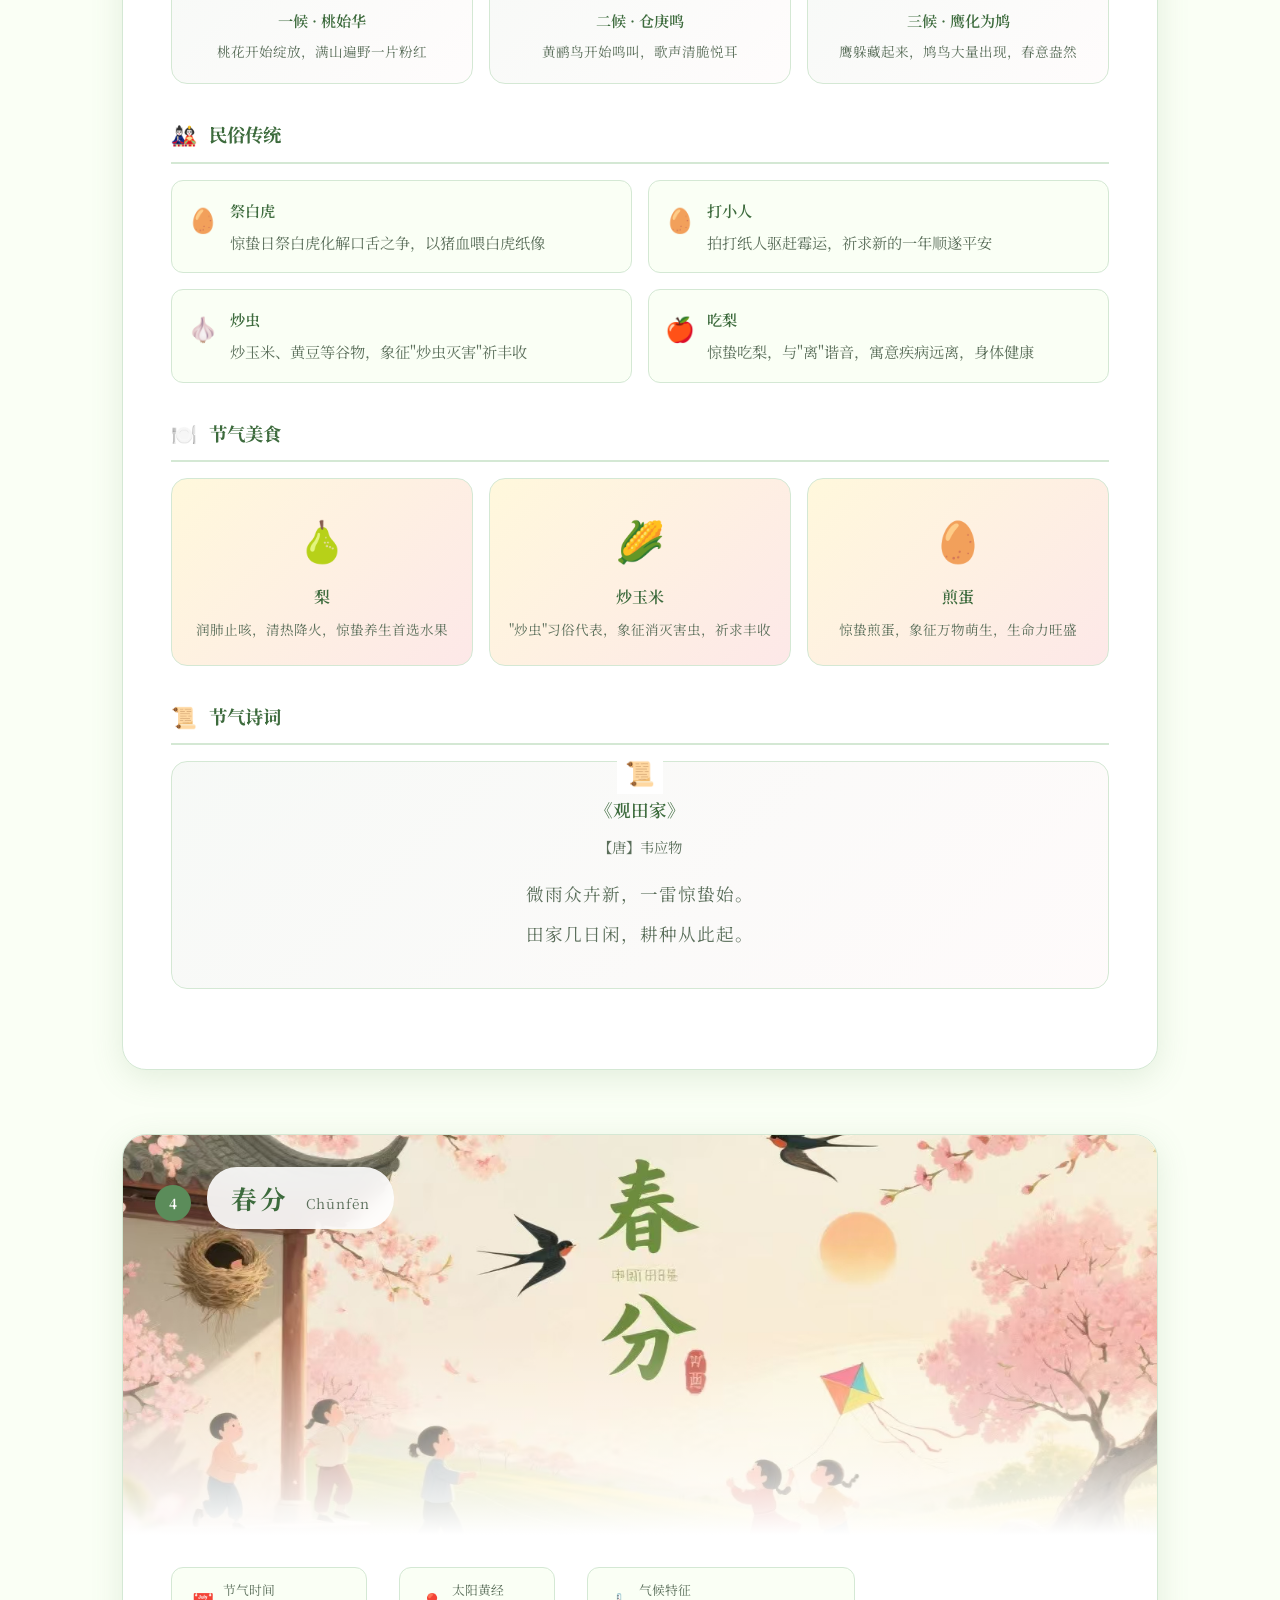
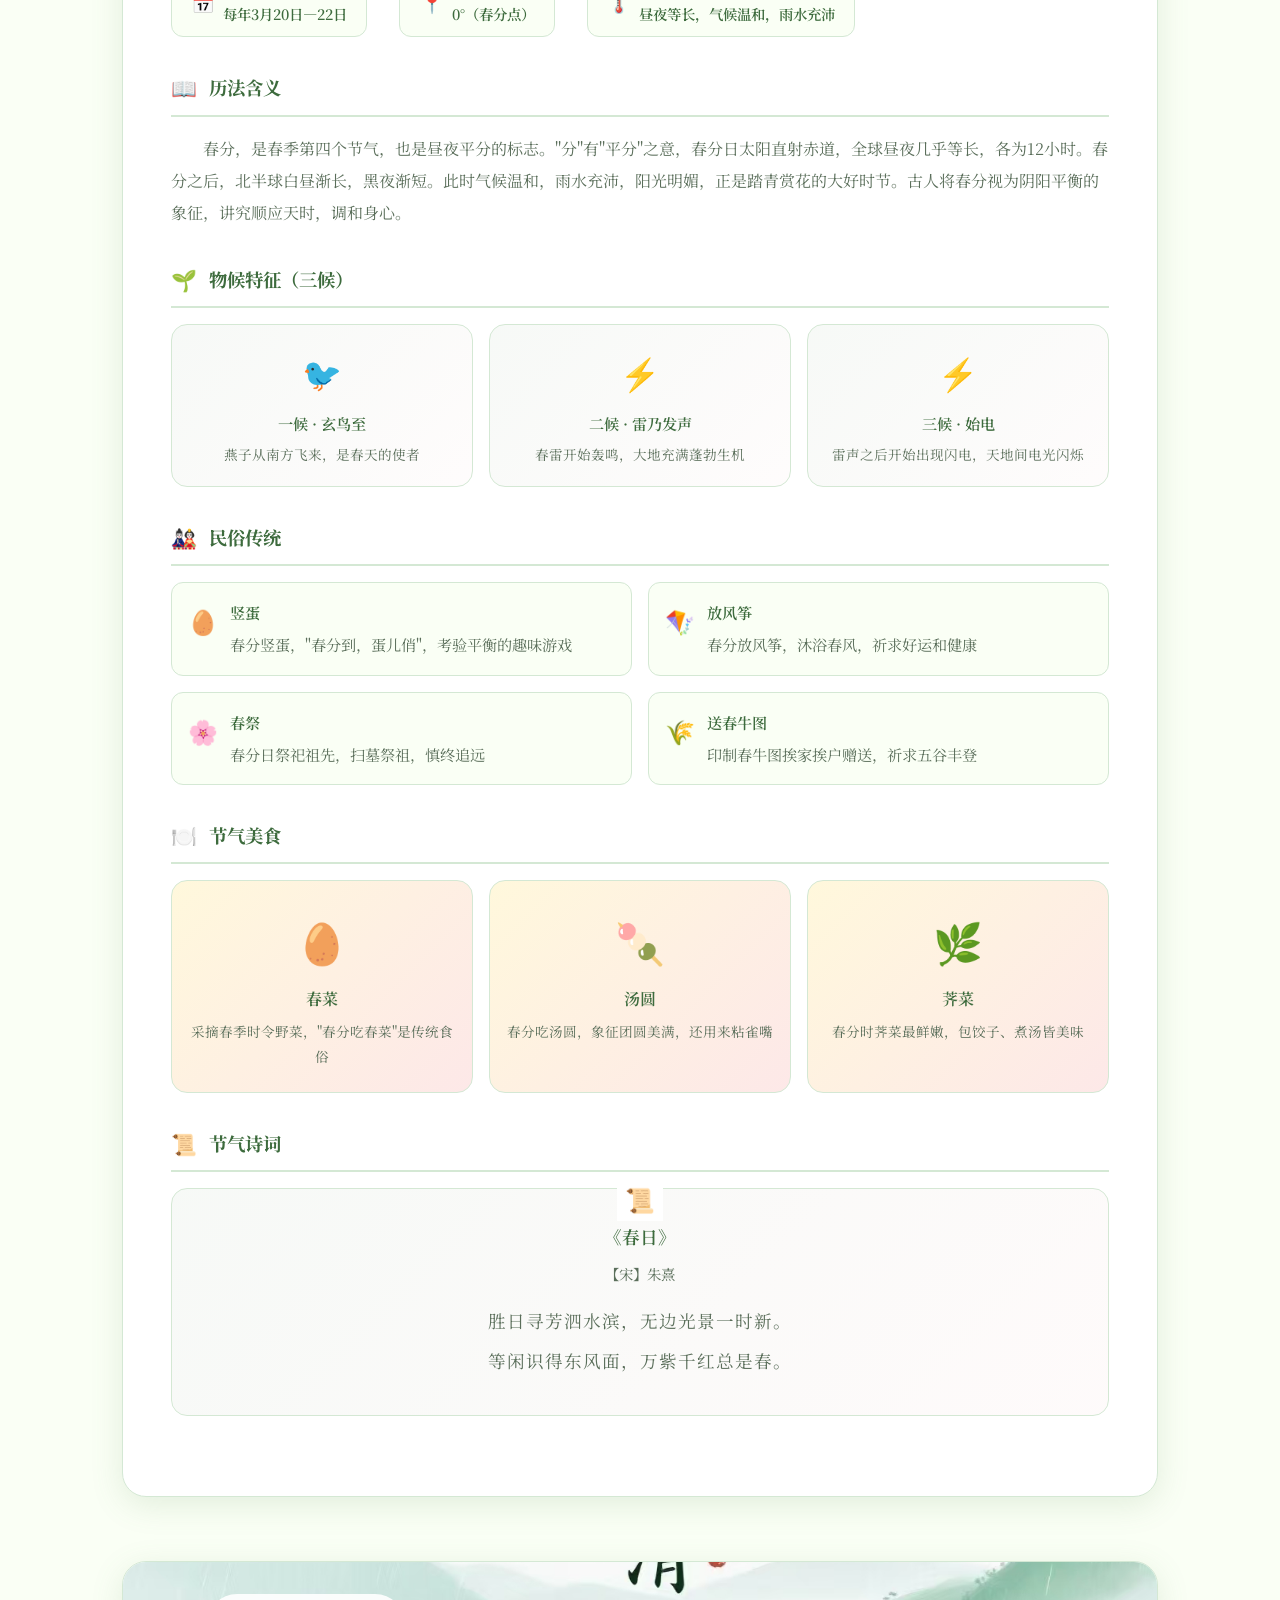
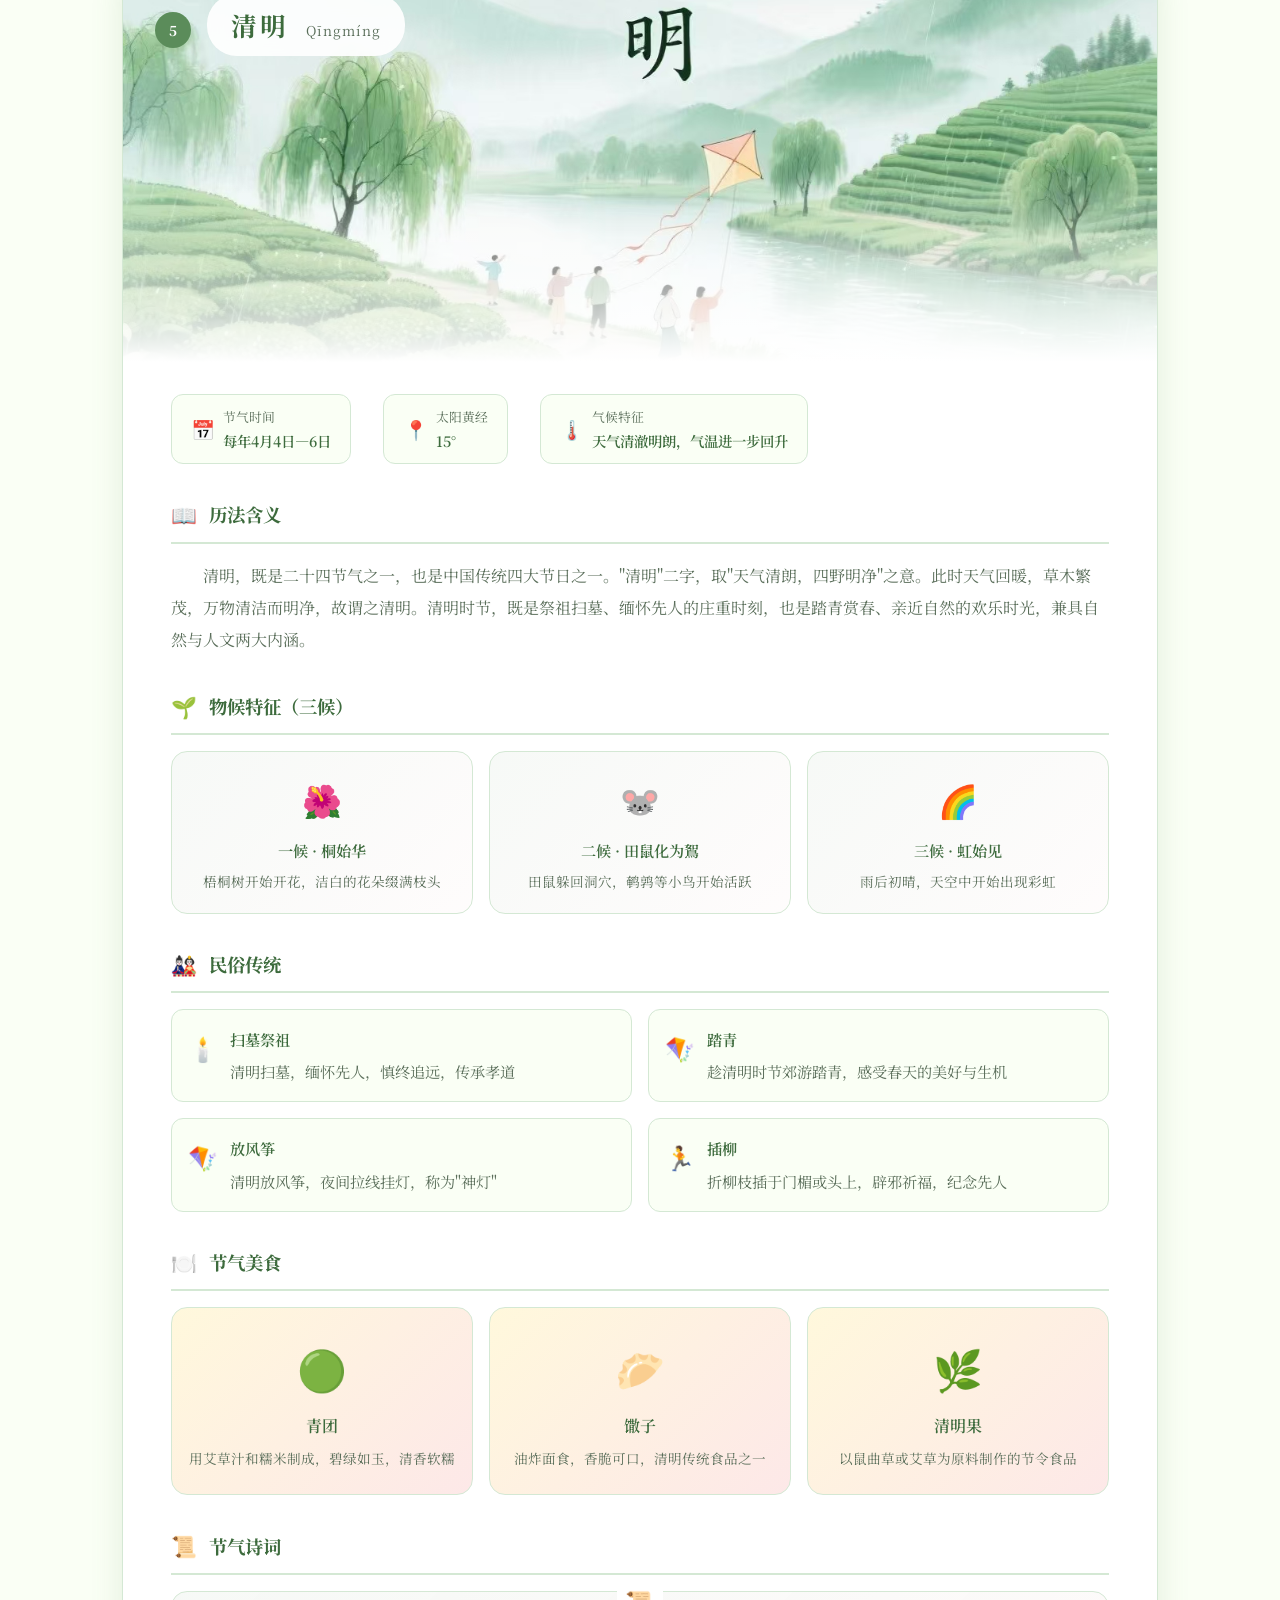
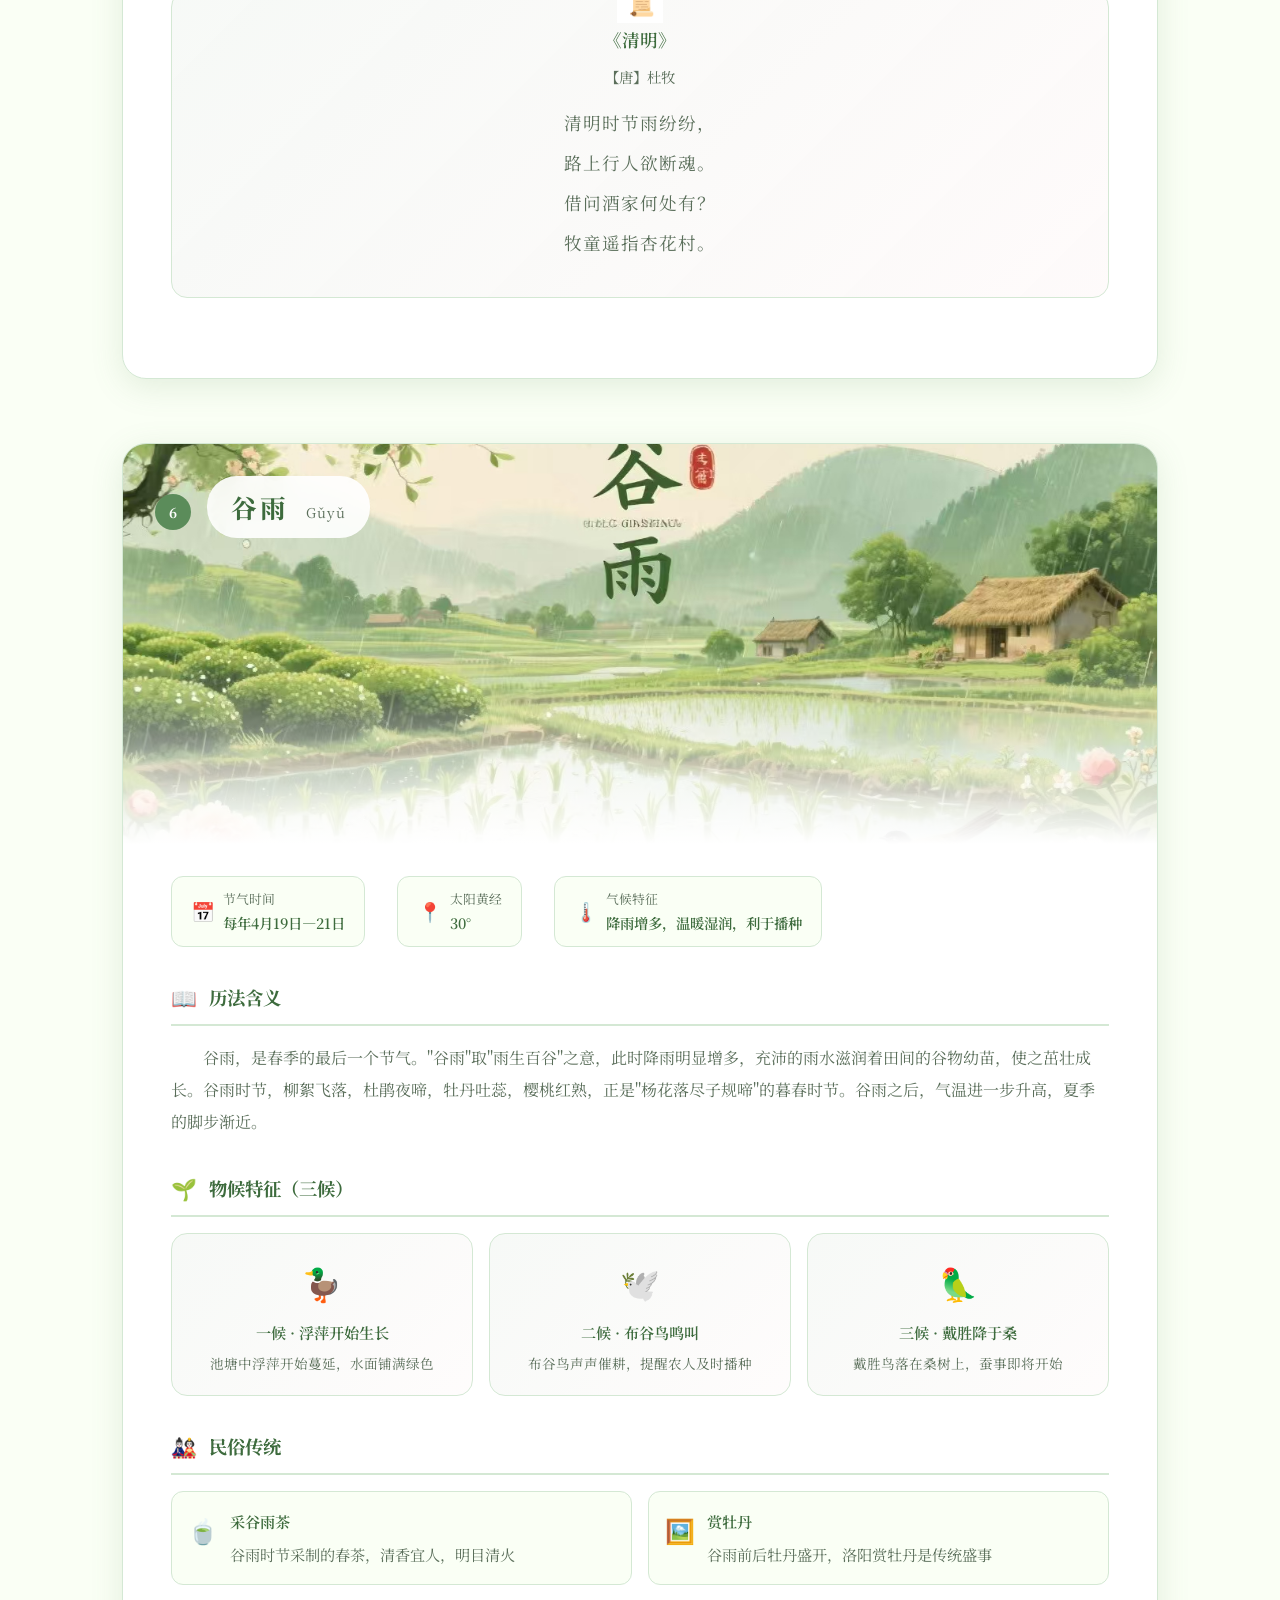
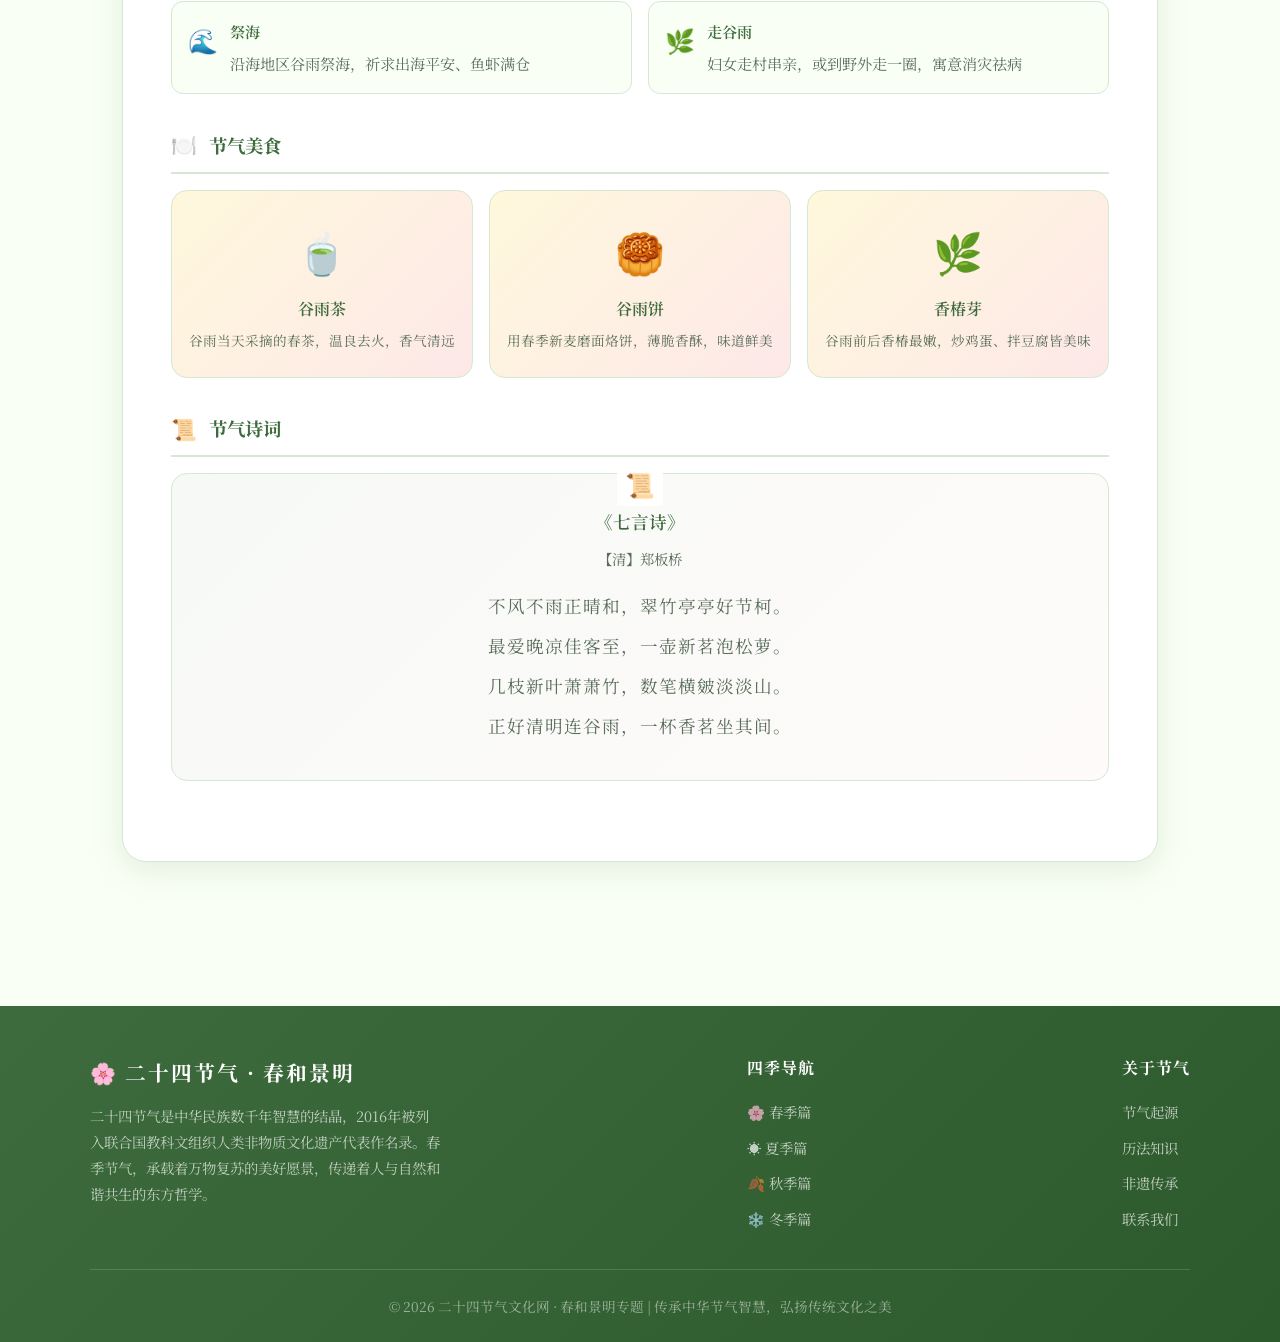
<file: spring.html>
<!DOCTYPE html>
<html lang="zh-CN">
<head>
  <meta charset="UTF-8">
  <meta name="viewport" content="width=device-width, initial-scale=1.0">
  <title>春和景明 · 二十四节气之春季篇</title>
  <meta name="description" content="春季节气专题：立春、雨水、惊蛰、春分、清明、谷雨，感受万物复苏、春耕始萌的东方智慧。">
  <meta name="keywords" content="二十四节气,春季,立春,雨水,惊蛰,春分,清明,谷雨,中国传统节日">
  <link href="https://fonts.googleapis.com/css2?family=Noto+Serif+SC:wght@400;600;700&display=swap" rel="stylesheet">
  <style>
/* ============================================
   春季节气专题页 - 内联样式
   色系：柳绿 #5B8C5A、浅粉 #F5C6C6、鹅黄 #F5E6A8
   ============================================ */

/* --- CSS 变量 --- */
:root {
  --spring-green: #5B8C5A;
  --spring-green-light: #7DB87D;
  --spring-green-dark: #3D6B3D;
  --spring-pink: #F5C6C6;
  --spring-pink-light: #FDE8E8;
  --spring-pink-dark: #E8A0A0;
  --spring-yellow: #F5E6A8;
  --spring-yellow-light: #FFF8DC;
  --spring-bg: #FAFFF5;
  --spring-card-bg: #FFFFFF;
  --spring-text: #2C3E2C;
  --spring-text-light: #5A6E5A;
  --spring-border: #D4E8D4;
  --spring-shadow: rgba(91, 140, 90, 0.15);
  --spring-gradient: linear-gradient(135deg, #E8F5E9 0%, #FDE8E8 50%, #FFF8DC 100%);
}

/* --- 全局重置 --- */
* {
  margin: 0;
  padding: 0;
  box-sizing: border-box;
}

body {
  font-family: "Noto Serif SC", "STSong", "SimSun", "Songti SC", serif;
  background: var(--spring-bg);
  color: var(--spring-text);
  line-height: 1.8;
  overflow-x: hidden;
}

/* --- 背景装饰 --- */
body::before {
  content: '';
  position: fixed;
  top: 0;
  left: 0;
  width: 100%;
  height: 100%;
  background:
    radial-gradient(circle at 10% 20%, rgba(245, 198, 198, 0.15) 0%, transparent 50%),
    radial-gradient(circle at 90% 80%, rgba(91, 140, 90, 0.08) 0%, transparent 50%),
    radial-gradient(circle at 50% 50%, rgba(245, 230, 168, 0.1) 0%, transparent 60%);
  pointer-events: none;
  z-index: 0;
}

/* --- 导航栏 --- */
.spring-nav {
  position: fixed;
  top: 0;
  left: 0;
  right: 0;
  z-index: 1000;
  background: rgba(255, 255, 255, 0.92);
  backdrop-filter: blur(20px);
  -webkit-backdrop-filter: blur(20px);
  border-bottom: 1px solid var(--spring-border);
  box-shadow: 0 2px 20px var(--spring-shadow);
  transition: all 0.3s ease;
}

.spring-nav.scrolled {
  background: rgba(255, 255, 255, 0.97);
  box-shadow: 0 4px 30px var(--spring-shadow);
}

.nav-container {
  max-width: 1200px;
  margin: 0 auto;
  padding: 0 2rem;
  display: flex;
  align-items: center;
  justify-content: space-between;
  height: 70px;
}

.nav-logo {
  display: flex;
  align-items: center;
  gap: 0.75rem;
  text-decoration: none;
  color: var(--spring-green-dark);
}

.nav-logo-icon {
  font-size: 1.8rem;
}

.nav-logo-text {
  font-size: 1.3rem;
  font-weight: 700;
  letter-spacing: 2px;
}

.nav-links {
  display: flex;
  list-style: none;
  gap: 0.5rem;
}

.nav-links a {
  text-decoration: none;
  color: var(--spring-text-light);
  padding: 0.5rem 1rem;
  border-radius: 20px;
  font-size: 0.95rem;
  transition: all 0.3s ease;
  position: relative;
}

.nav-links a:hover,
.nav-links a.active {
  color: var(--spring-green-dark);
  background: rgba(91, 140, 90, 0.1);
}

.nav-links a.active::after {
  content: '';
  position: absolute;
  bottom: 2px;
  left: 50%;
  transform: translateX(-50%);
  width: 20px;
  height: 3px;
  background: var(--spring-green);
  border-radius: 2px;
}

/* 移动端菜单 */
.nav-toggle {
  display: none;
  flex-direction: column;
  gap: 5px;
  cursor: pointer;
  padding: 5px;
}

.nav-toggle span {
  width: 25px;
  height: 2px;
  background: var(--spring-green-dark);
  border-radius: 2px;
  transition: all 0.3s ease;
}

/* --- Hero 区域 --- */
.spring-hero {
  position: relative;
  margin-top: 70px;
  min-height: 80vh;
  display: flex;
  align-items: center;
  justify-content: center;
  background: var(--spring-gradient);
  overflow: hidden;
}

.hero-bg-pattern {
  position: absolute;
  top: 0;
  left: 0;
  width: 100%;
  height: 100%;
  opacity: 0.06;
  background-image:
    url("data:image/svg+xml,%3Csvg width='60' height='60' viewBox='0 0 60 60' xmlns='http://www.w3.org/2000/svg'%3E%3Cpath d='M30 5 Q35 15 30 25 Q25 15 30 5Z' fill='%235B8C5A'/%3E%3Cpath d='M10 35 Q15 45 10 55 Q5 45 10 35Z' fill='%23F5C6C6'/%3E%3Cpath d='M50 35 Q55 45 50 55 Q45 45 50 35Z' fill='%23F5E6A8'/%3E%3C/svg%3E");
  animation: patternFloat 30s linear infinite;
}

@keyframes patternFloat {
  0% { transform: translateY(0); }
  100% { transform: translateY(-60px); }
}

/* 飘落花瓣动画 */
.petal {
  position: absolute;
  width: 12px;
  height: 12px;
  background: var(--spring-pink);
  border-radius: 50% 0 50% 50%;
  opacity: 0.6;
  animation: petalFall linear infinite;
}

@keyframes petalFall {
  0% {
    transform: translateY(-10vh) rotate(0deg) translateX(0);
    opacity: 0.7;
  }
  25% {
    transform: translateY(25vh) rotate(90deg) translateX(30px);
    opacity: 0.6;
  }
  50% {
    transform: translateY(50vh) rotate(180deg) translateX(-20px);
    opacity: 0.5;
  }
  75% {
    transform: translateY(75vh) rotate(270deg) translateX(25px);
    opacity: 0.3;
  }
  100% {
    transform: translateY(110vh) rotate(360deg) translateX(-10px);
    opacity: 0;
  }
}

.hero-content {
  position: relative;
  z-index: 2;
  text-align: center;
  padding: 2rem;
  max-width: 800px;
}

.hero-season-label {
  display: inline-block;
  padding: 0.4rem 1.5rem;
  background: rgba(91, 140, 90, 0.15);
  border: 1px solid rgba(91, 140, 90, 0.3);
  border-radius: 30px;
  color: var(--spring-green-dark);
  font-size: 0.9rem;
  letter-spacing: 3px;
  margin-bottom: 1.5rem;
}

.hero-title {
  font-size: 3.5rem;
  font-weight: 700;
  color: var(--spring-green-dark);
  margin-bottom: 0.5rem;
  text-shadow: 2px 2px 4px rgba(91, 140, 90, 0.1);
  letter-spacing: 8px;
}

.hero-subtitle {
  font-size: 1.5rem;
  color: var(--spring-pink-dark);
  margin-bottom: 2rem;
  letter-spacing: 5px;
  font-style: italic;
}

.hero-desc {
  font-size: 1.1rem;
  color: var(--spring-text-light);
  line-height: 2;
  max-width: 600px;
  margin: 0 auto 2.5rem;
}

.hero-scroll-hint {
  display: flex;
  flex-direction: column;
  align-items: center;
  gap: 0.5rem;
  color: var(--spring-green);
  font-size: 0.85rem;
  letter-spacing: 2px;
  animation: bounce 2s infinite;
}

@keyframes bounce {
  0%, 100% { transform: translateY(0); }
  50% { transform: translateY(8px); }
}

/* --- 总述区域 --- */
.spring-intro {
  position: relative;
  z-index: 1;
  max-width: 1000px;
  margin: -5rem auto 4rem;
  padding: 3rem;
  background: rgba(255, 255, 255, 0.9);
  backdrop-filter: blur(10px);
  border-radius: 20px;
  border: 1px solid var(--spring-border);
  box-shadow: 0 10px 40px var(--spring-shadow);
}

.intro-title {
  text-align: center;
  font-size: 1.8rem;
  color: var(--spring-green-dark);
  margin-bottom: 1.5rem;
  position: relative;
}

.intro-title::after {
  content: '🌿';
  display: block;
  font-size: 1.5rem;
  margin-top: 0.5rem;
}

.intro-text {
  font-size: 1.05rem;
  color: var(--spring-text-light);
  text-indent: 2em;
  margin-bottom: 1rem;
}

.intro-quote {
  text-align: center;
  font-style: italic;
  color: var(--spring-pink-dark);
  font-size: 1rem;
  margin-top: 1.5rem;
  padding: 1rem;
  border-left: 3px solid var(--spring-pink);
  border-right: 3px solid var(--spring-pink);
}

/* --- 节气导航锚点 --- */
.term-nav {
  position: sticky;
  top: 70px;
  z-index: 100;
  background: rgba(255, 255, 255, 0.95);
  backdrop-filter: blur(10px);
  border-bottom: 1px solid var(--spring-border);
  padding: 1rem 0;
  overflow-x: auto;
  -webkit-overflow-scrolling: touch;
}

.term-nav::-webkit-scrollbar {
  height: 3px;
}

.term-nav::-webkit-scrollbar-thumb {
  background: var(--spring-green-light);
  border-radius: 3px;
}

.term-nav-inner {
  max-width: 1200px;
  margin: 0 auto;
  padding: 0 2rem;
  display: flex;
  justify-content: center;
  gap: 0.5rem;
}

.term-nav a {
  text-decoration: none;
  color: var(--spring-text-light);
  padding: 0.5rem 1.2rem;
  border-radius: 20px;
  font-size: 0.9rem;
  white-space: nowrap;
  transition: all 0.3s ease;
  border: 1px solid transparent;
}

.term-nav a:hover {
  color: var(--spring-green-dark);
  background: rgba(91, 140, 90, 0.08);
  border-color: var(--spring-border);
}

.term-nav a.active {
  color: #fff;
  background: var(--spring-green);
  border-color: var(--spring-green);
}

/* --- 节气卡片区域 --- */
.terms-container {
  position: relative;
  z-index: 1;
  max-width: 1100px;
  margin: 0 auto;
  padding: 3rem 2rem;
}

/* --- 单个节气卡片 --- */
.term-card {
  background: var(--spring-card-bg);
  border-radius: 24px;
  overflow: hidden;
  margin-bottom: 4rem;
  box-shadow: 0 8px 32px var(--spring-shadow);
  border: 1px solid var(--spring-border);
  transition: transform 0.3s ease, box-shadow 0.3s ease;
  opacity: 0;
  transform: translateY(40px);
}

.term-card.visible {
  opacity: 1;
  transform: translateY(0);
  transition: opacity 0.8s ease, transform 0.8s ease;
}

.term-card:hover {
  transform: translateY(-5px);
  box-shadow: 0 16px 48px rgba(91, 140, 90, 0.2);
}

/* 卡片头部 - 配图 */
.term-card-header {
  position: relative;
  height: 400px;
  overflow: hidden;
}

.term-card-header img {
  width: 100%;
  height: 100%;
  object-fit: cover;
  transition: transform 0.6s ease;
}

.term-card:hover .term-card-header img {
  transform: scale(1.05);
}

.term-card-header::after {
  content: '';
  position: absolute;
  bottom: 0;
  left: 0;
  right: 0;
  height: 50%;
  background: linear-gradient(to top, rgba(255,255,255,1) 0%, rgba(255,255,255,0) 100%);
}

/* 节气名称覆盖层 */
.term-card-overlay {
  position: absolute;
  top: 2rem;
  left: 2rem;
  z-index: 2;
}

.term-number {
  display: inline-block;
  width: 36px;
  height: 36px;
  line-height: 36px;
  text-align: center;
  background: var(--spring-green);
  color: #fff;
  border-radius: 50%;
  font-size: 0.85rem;
  font-weight: 700;
  margin-right: 0.75rem;
}

.term-name-tag {
  display: inline-block;
  padding: 0.5rem 1.5rem;
  background: rgba(255, 255, 255, 0.9);
  backdrop-filter: blur(10px);
  border-radius: 30px;
  font-size: 1.6rem;
  font-weight: 700;
  color: var(--spring-green-dark);
  letter-spacing: 3px;
}

.term-pinyin {
  font-size: 0.85rem;
  color: var(--spring-text-light);
  letter-spacing: 1px;
  margin-left: 0.5rem;
  font-weight: 400;
}

/* 卡片主体 */
.term-card-body {
  padding: 2rem 3rem 3rem;
}

/* 时间与含义 */
.term-meta {
  display: flex;
  gap: 2rem;
  margin-bottom: 2rem;
  flex-wrap: wrap;
}

.term-meta-item {
  display: flex;
  align-items: center;
  gap: 0.5rem;
  padding: 0.6rem 1.2rem;
  background: var(--spring-bg);
  border-radius: 12px;
  border: 1px solid var(--spring-border);
  font-size: 0.9rem;
}

.term-meta-icon {
  font-size: 1.2rem;
}

.term-meta-label {
  color: var(--spring-text-light);
  font-size: 0.8rem;
}

.term-meta-value {
  color: var(--spring-green-dark);
  font-weight: 600;
}

/* 内容区块 */
.term-section {
  margin-bottom: 2rem;
}

.term-section-title {
  display: flex;
  align-items: center;
  gap: 0.75rem;
  font-size: 1.15rem;
  color: var(--spring-green-dark);
  margin-bottom: 1rem;
  padding-bottom: 0.5rem;
  border-bottom: 2px solid var(--spring-border);
}

.term-section-icon {
  font-size: 1.3rem;
}

.term-section p {
  color: var(--spring-text-light);
  text-indent: 2em;
  margin-bottom: 0.5rem;
  line-height: 2;
}

/* 物候特征 - 三候 */
.phenology-list {
  list-style: none;
  display: grid;
  grid-template-columns: repeat(3, 1fr);
  gap: 1rem;
  margin-top: 1rem;
}

.phenology-item {
  text-align: center;
  padding: 1.2rem;
  background: linear-gradient(135deg, rgba(91,140,90,0.05), rgba(245,198,198,0.05));
  border-radius: 16px;
  border: 1px solid var(--spring-border);
  transition: transform 0.3s ease;
}

.phenology-item:hover {
  transform: translateY(-3px);
}

.phenology-icon {
  font-size: 2rem;
  margin-bottom: 0.5rem;
}

.phenology-name {
  font-weight: 600;
  color: var(--spring-green-dark);
  font-size: 0.95rem;
  margin-bottom: 0.3rem;
}

.phenology-desc {
  font-size: 0.85rem;
  color: var(--spring-text-light);
  text-indent: 0;
}

/* 民俗列表 */
.custom-list {
  list-style: none;
  display: grid;
  grid-template-columns: repeat(2, 1fr);
  gap: 1rem;
}

.custom-item {
  display: flex;
  align-items: flex-start;
  gap: 0.75rem;
  padding: 1rem;
  background: var(--spring-bg);
  border-radius: 12px;
  border: 1px solid var(--spring-border);
}

.custom-item-icon {
  font-size: 1.5rem;
  flex-shrink: 0;
}

.custom-item-text {
  font-size: 0.95rem;
  color: var(--spring-text-light);
  text-indent: 0;
}

.custom-item-title {
  font-weight: 600;
  color: var(--spring-green-dark);
  margin-bottom: 0.3rem;
}

/* 美食卡片 */
.food-grid {
  display: grid;
  grid-template-columns: repeat(3, 1fr);
  gap: 1rem;
}

.food-item {
  text-align: center;
  padding: 1.5rem 1rem;
  background: linear-gradient(135deg, var(--spring-yellow-light), var(--spring-pink-light));
  border-radius: 16px;
  border: 1px solid var(--spring-border);
  transition: transform 0.3s ease;
}

.food-item:hover {
  transform: scale(1.03);
}

.food-emoji {
  font-size: 2.5rem;
  margin-bottom: 0.5rem;
}

.food-name {
  font-weight: 600;
  color: var(--spring-green-dark);
  font-size: 1rem;
  margin-bottom: 0.3rem;
}

.food-desc {
  font-size: 0.85rem;
  color: var(--spring-text-light);
  text-indent: 0;
}

/* 诗词区块 */
.poem-block {
  position: relative;
  padding: 2rem;
  background: linear-gradient(135deg, rgba(91,140,90,0.05), rgba(245,198,198,0.08));
  border-radius: 16px;
  border: 1px solid var(--spring-border);
  text-align: center;
}

.poem-block::before {
  content: '📜';
  position: absolute;
  top: -0.75rem;
  left: 50%;
  transform: translateX(-50%);
  font-size: 1.5rem;
  background: var(--spring-card-bg);
  padding: 0 0.5rem;
}

.poem-title {
  font-size: 1.1rem;
  color: var(--spring-green-dark);
  font-weight: 600;
  margin-bottom: 0.5rem;
}

.poem-author {
  font-size: 0.9rem;
  color: var(--spring-text-light);
  margin-bottom: 1rem;
}

.poem-content {
  font-size: 1.1rem;
  color: var(--spring-text);
  line-height: 2.2;
  letter-spacing: 1px;
}

.poem-content p {
  text-indent: 0;
  margin-bottom: 0.3rem;
}

/* --- 页脚 --- */
.spring-footer {
  position: relative;
  z-index: 1;
  background: linear-gradient(135deg, var(--spring-green-dark), #2D5A2D);
  color: rgba(255, 255, 255, 0.85);
  padding: 3rem 2rem 1.5rem;
  margin-top: 2rem;
}

.footer-container {
  max-width: 1100px;
  margin: 0 auto;
}

.footer-top {
  display: flex;
  justify-content: space-between;
  align-items: flex-start;
  flex-wrap: wrap;
  gap: 2rem;
  padding-bottom: 2rem;
  border-bottom: 1px solid rgba(255, 255, 255, 0.15);
}

.footer-brand {
  max-width: 350px;
}

.footer-brand h3 {
  font-size: 1.3rem;
  color: #fff;
  margin-bottom: 0.75rem;
  letter-spacing: 2px;
}

.footer-brand p {
  font-size: 0.9rem;
  line-height: 1.8;
  opacity: 0.8;
}

.footer-links-group h4 {
  font-size: 1rem;
  color: #fff;
  margin-bottom: 0.75rem;
  letter-spacing: 1px;
}

.footer-links-group ul {
  list-style: none;
}

.footer-links-group a {
  color: rgba(255, 255, 255, 0.7);
  text-decoration: none;
  font-size: 0.9rem;
  display: block;
  padding: 0.3rem 0;
  transition: color 0.3s ease;
}

.footer-links-group a:hover {
  color: var(--spring-yellow);
}

.footer-bottom {
  text-align: center;
  padding-top: 1.5rem;
  font-size: 0.85rem;
  opacity: 0.6;
}

/* --- 回到顶部 --- */
.back-to-top {
  position: fixed;
  bottom: 2rem;
  right: 2rem;
  width: 48px;
  height: 48px;
  background: var(--spring-green);
  color: #fff;
  border: none;
  border-radius: 50%;
  font-size: 1.2rem;
  cursor: pointer;
  box-shadow: 0 4px 16px var(--spring-shadow);
  opacity: 0;
  visibility: hidden;
  transition: all 0.3s ease;
  z-index: 999;
}

.back-to-top.visible {
  opacity: 1;
  visibility: visible;
}

.back-to-top:hover {
  background: var(--spring-green-dark);
  transform: translateY(-3px);
}

/* --- 响应式设计 --- */
@media (max-width: 768px) {
  .nav-links {
    display: none;
    position: absolute;
    top: 70px;
    left: 0;
    right: 0;
    background: rgba(255, 255, 255, 0.98);
    flex-direction: column;
    padding: 1rem;
    border-bottom: 1px solid var(--spring-border);
    box-shadow: 0 10px 30px var(--spring-shadow);
  }

  .nav-links.open {
    display: flex;
  }

  .nav-toggle {
    display: flex;
  }

  .hero-title {
    font-size: 2.2rem;
    letter-spacing: 4px;
  }

  .hero-subtitle {
    font-size: 1.1rem;
  }

  .spring-intro {
    margin: -3rem 1rem 2rem;
    padding: 2rem 1.5rem;
  }

  .term-card-header {
    height: 250px;
  }

  .term-card-body {
    padding: 1.5rem;
  }

  .term-meta {
    flex-direction: column;
    gap: 0.75rem;
  }

  .phenology-list {
    grid-template-columns: 1fr;
  }

  .custom-list {
    grid-template-columns: 1fr;
  }

  .food-grid {
    grid-template-columns: 1fr 1fr;
  }

  .term-nav-inner {
    justify-content: flex-start;
  }

  .footer-top {
    flex-direction: column;
  }
}

@media (max-width: 480px) {
  .hero-title {
    font-size: 1.8rem;
  }

  .food-grid {
    grid-template-columns: 1fr;
  }

  .term-name-tag {
    font-size: 1.2rem;
  }
}

/* --- 打印样式 --- */
@media print {
  .spring-nav,
  .term-nav,
  .back-to-top,
  .hero-scroll-hint,
  .petal,
  .hero-bg-pattern {
    display: none !important;
  }

  .spring-hero {
    min-height: auto;
    margin-top: 0;
  }

  .term-card {
    break-inside: avoid;
    box-shadow: none;
    border: 1px solid #ddd;
  }
}
.top-left-nav {
  position: fixed;
  top: 20px;
  left: 20px;
  z-index: 9999;
  display: flex;
  flex-direction: column;
  gap: 8px;
}
.top-left-nav-trigger {
  width: 50px;
  height: 50px;
  border-radius: 50%;
  background: linear-gradient(135deg, #E89AB5, #F4B8D0);
  border: 3px solid rgba(255,255,255,0.8);
  box-shadow: 0 4px 20px rgba(232,154,181,0.4);
  cursor: pointer;
  display: flex;
  align-items: center;
  justify-content: center;
  font-size: 24px;
  transition: all 0.4s cubic-bezier(0.175, 0.885, 0.32, 1.275);
  animation: leftNavPulseSp 3s ease-in-out infinite;
}
.top-left-nav-trigger:hover {
  transform: scale(1.15) rotate(-10deg);
  box-shadow: 0 8px 35px rgba(232,154,181,0.6);
}
@keyframes leftNavPulseSp {
  0%, 100% { box-shadow: 0 4px 20px rgba(232,154,181,0.4); }
  50% { box-shadow: 0 4px 30px rgba(232,154,181,0.7); }
}
.top-left-nav-menu {
  display: flex;
  flex-direction: column;
  gap: 6px;
  max-width: 0;
  overflow: hidden;
  transition: max-width 0.5s cubic-bezier(0.4, 0, 0.2, 1), opacity 0.3s ease;
  opacity: 0;
}
.top-left-nav-menu.show {
  max-width: 200px;
  opacity: 1;
}
.top-left-nav-item {
  background: rgba(255, 255, 255, 0.95);
  backdrop-filter: blur(10px);
  border-radius: 25px;
  padding: 10px 18px;
  text-decoration: none;
  color: #C97394;
  font-size: 14px;
  font-weight: 600;
  box-shadow: 0 3px 15px rgba(0,0,0,0.1);
  transition: all 0.3s ease;
  display: flex;
  align-items: center;
  gap: 8px;
  white-space: nowrap;
  transform: translateX(-20px);
}
.top-left-nav-menu.show .top-left-nav-item {
  transform: translateX(0);
}
.top-left-nav-menu.show .top-left-nav-item:nth-child(1) { transition-delay: 0.05s; }
.top-left-nav-menu.show .top-left-nav-item:nth-child(2) { transition-delay: 0.1s; }
.top-left-nav-menu.show .top-left-nav-item:nth-child(3) { transition-delay: 0.15s; }
.top-left-nav-menu.show .top-left-nav-item:nth-child(4) { transition-delay: 0.2s; }
.top-left-nav-menu.show .top-left-nav-item:nth-child(5) { transition-delay: 0.25s; }
.top-left-nav-menu.show .top-left-nav-item:nth-child(6) { transition-delay: 0.3s; }
.top-left-nav-menu.show .top-left-nav-item:nth-child(7) { transition-delay: 0.35s; }
.top-left-nav-item:hover {
  background: linear-gradient(135deg, #E89AB5, #F4B8D0);
  color: #fff;
  transform: translateX(5px) !important;
  box-shadow: 0 5px 20px rgba(232,154,181,0.3);
}
.top-left-nav-item.active {
  background: linear-gradient(135deg, #E89AB5, #F4B8D0);
  color: #fff;
}
.top-left-nav-hint {
  font-size: 10px;
  color: #C97394;
  text-align: center;
  opacity: 0;
  transition: opacity 0.3s ease;
  white-space: nowrap;
  margin-top: 4px;
}
.top-left-nav-trigger:hover + .top-left-nav-menu + .top-left-nav-hint,
.top-left-nav-menu.show ~ .top-left-nav-hint {
  opacity: 0.7;
}

  </style>
</head>
<body>

  <!-- ========== 左上角导航悬浮球 ========== -->
  <div class="top-left-nav">
    <button class="top-left-nav-trigger" onclick="toggleTopLeftNav()" title="导航菜单">🌿</button>
    <div class="top-left-nav-menu" id="topLeftNavMenu">
      <a href="index.html" class="top-left-nav-item">🏠 首页总览</a>
      <a href="spring.html" class="top-left-nav-item active">🌸 春季详情</a>
      <a href="summer.html" class="top-left-nav-item">☀️ 夏季详情</a>
      <a href="autumn.html" class="top-left-nav-item">🍂 秋季详情</a>
      <a href="winter.html" class="top-left-nav-item">❄️ 冬季详情</a>
      <a href="culture.html" class="top-left-nav-item">📚 节气文化</a>
      <a href="scenery.html" class="top-left-nav-item">🏞️ 节气风物</a>
    </div>
    <span class="top-left-nav-hint">点击展开</span>
  </div>
  <script>
    function toggleTopLeftNav() {
      const menu = document.getElementById('topLeftNavMenu');
      const hint = menu.parentElement.querySelector('.top-left-nav-hint');
      menu.classList.toggle('show');
      hint.textContent = menu.classList.contains('show') ? '点击收起' : '点击展开';
    }
  </script>


  <!-- ========== 导航栏 ========== -->
  <nav class="spring-nav" id="mainNav">
    <div class="nav-container">
      <a href="#" class="nav-logo">
        <span class="nav-logo-icon">🌸</span>
        <span class="nav-logo-text">二十四节气</span>
      </a>
      <div class="nav-toggle" id="navToggle" onclick="toggleNav()">
        <span></span>
        <span></span>
        <span></span>
      </div>
    </div>
  </nav>

  <!-- ========== Hero 区域 ========== -->
  <section class="spring-hero" id="hero">
    <div class="hero-bg-pattern"></div>
    <!-- 飘落花瓣 -->
    <div class="petal" style="left:5%; animation-duration:8s; animation-delay:0s; width:10px; height:10px;"></div>
    <div class="petal" style="left:15%; animation-duration:10s; animation-delay:1s; width:8px; height:8px;"></div>
    <div class="petal" style="left:25%; animation-duration:9s; animation-delay:2s;"></div>
    <div class="petal" style="left:40%; animation-duration:11s; animation-delay:0.5s; width:14px; height:14px;"></div>
    <div class="petal" style="left:55%; animation-duration:8.5s; animation-delay:3s;"></div>
    <div class="petal" style="left:65%; animation-duration:10.5s; animation-delay:1.5s; width:9px; height:9px;"></div>
    <div class="petal" style="left:75%; animation-duration:9.5s; animation-delay:2.5s;"></div>
    <div class="petal" style="left:85%; animation-duration:11.5s; animation-delay:0.8s; width:11px; height:11px;"></div>
    <div class="petal" style="left:92%; animation-duration:8.8s; animation-delay:3.5s;"></div>
    <div class="petal" style="left:35%; animation-duration:10.2s; animation-delay:4s; width:7px; height:7px;"></div>

    <div class="hero-content">
      <div class="hero-season-label">🌸 春 季 篇</div>
      <h1 class="hero-title">春 和 景 明</h1>
      <p class="hero-subtitle">万物复苏 · 春耕始萌</p>
      <p class="hero-desc">
        春，四时之始也。自立春至谷雨，六气更替，万物从蛰伏中苏醒，
        大地回暖，江河解冻，草木萌发，飞燕归来。
        古人以节气为尺，丈量天地流转，记录生命律动。
      </p>
      <div class="hero-scroll-hint">
        <span>↓</span>
        <span>探索春之六气</span>
      </div>
    </div>
  </section>

  <!-- ========== 春季节气总述 ========== -->
  <section class="spring-intro" id="intro">
    <h2 class="intro-title">春季节气总述</h2>
    <p class="intro-text">
      春季，始于立春，终于谷雨，共历六个节气。此时太阳沿黄道从315°运行至30°，
      北半球日照渐长，气温回升，大地从冬日的沉寂中缓缓苏醒。立春为一年之始，
      标志着新的农事周期的开启；雨水时节，春雨润物，大地开始返青；
      惊蛰一声春雷，唤醒蛰伏的生灵；春分昼夜平分，阴阳调和；
      清明天朗气清，万物清洁明净；谷雨时节春雨充沛，百谷茁壮生长。
    </p>
    <p class="intro-text">
      春季六节气，不仅是农事活动的重要指引，更是中华先民观察自然、顺应天时的智慧结晶。
      每一个节气都承载着丰富的物候知识、民俗传统和饮食文化，
      是人与自然和谐共生的生动写照。
    </p>
    <div class="intro-quote">
      "春种一粒粟，秋收万颗子。" —— 春耕始萌，万象更新
    </div>
  </section>

  <!-- ========== 节气快速导航 ========== -->
  <div class="term-nav" id="termNav">
    <div class="term-nav-inner">
      <a href="#lichun" class="active">立春</a>
      <a href="#yushui">雨水</a>
      <a href="#jingzhe">惊蛰</a>
      <a href="#chunfen">春分</a>
      <a href="#qingming">清明</a>
      <a href="#guyu">谷雨</a>
    </div>
  </div>

  <!-- ========== 节气卡片容器 ========== -->
  <div class="terms-container">

    <!-- ==================== 1. 立春 ==================== -->
    <article class="term-card" id="lichun">
      <div class="term-card-header">
        <img src="./立春.jpg" alt="立春 - 春回大地，万物复苏" loading="lazy">
        <div class="term-card-overlay">
          <span class="term-number">1</span>
          <span class="term-name-tag">立春 <span class="term-pinyin">Lìchūn</span></span>
        </div>
      </div>
      <div class="term-card-body">
        <div class="term-meta">
          <div class="term-meta-item">
            <span class="term-meta-icon">📅</span>
            <div>
              <div class="term-meta-label">节气时间</div>
              <div class="term-meta-value">每年2月3日—5日</div>
            </div>
          </div>
          <div class="term-meta-item">
            <span class="term-meta-icon">📍</span>
            <div>
              <div class="term-meta-label">太阳黄经</div>
              <div class="term-meta-value">315°</div>
            </div>
          </div>
          <div class="term-meta-item">
            <span class="term-meta-icon">🌡️</span>
            <div>
              <div class="term-meta-label">气候特征</div>
              <div class="term-meta-value">气温回升，日照渐长</div>
            </div>
          </div>
        </div>
        <div class="term-section">
          <h3 class="term-section-title"><span class="term-section-icon">📖</span> 历法含义</h3>
          <p>立春，二十四节气之首，标志着春季的开始。"立"有"开始"之意，"春"代表温暖与生长。立春之日，东风解冻，蛰虫始振，鱼陟负冰。自此日起，白昼渐长，气温渐升，大地回春，万物萌发。在中国传统历法中，立春不仅是一个节气，更被视为新年的真正起点。</p>
        </div>
        <div class="term-section">
          <h3 class="term-section-title"><span class="term-section-icon">🌱</span> 物候特征（三候）</h3>
          <ul class="phenology-list">
            <li class="phenology-item">
              <div class="phenology-icon">🌬️</div>
              <div class="phenology-name">一候 · 东风解冻</div>
              <div class="phenology-desc">春风送暖，冰封的河面开始消融</div>
            </li>
            <li class="phenology-item">
              <div class="phenology-icon">🐛</div>
              <div class="phenology-name">二候 · 蛰虫始振</div>
              <div class="phenology-desc">冬眠的虫子感受到暖意，开始苏醒活动</div>
            </li>
            <li class="phenology-item">
              <div class="phenology-icon">🐟</div>
              <div class="phenology-name">三候 · 鱼陟负冰</div>
              <div class="phenology-desc">鱼儿游到水面，如同负着碎冰一般</div>
            </li>
          </ul>
        </div>
        <div class="term-section">
          <h3 class="term-section-title"><span class="term-section-icon">🎎</span> 民俗传统</h3>
          <ul class="custom-list">
            <li class="custom-item">
              <span class="custom-item-icon">🥬</span>
              <div class="custom-item-text"><div class="custom-item-title">咬春</div>吃春饼、春卷、萝卜等，寓意迎新纳福，祈求健康</div>
            </li>
            <li class="custom-item">
              <span class="custom-item-icon">🐂</span>
              <div class="custom-item-text"><div class="custom-item-title">打春牛</div>用泥塑春牛，以鞭打之，象征催耕迎春，祈求丰收</div>
            </li>
            <li class="custom-item">
              <span class="custom-item-icon">🌸</span>
              <div class="custom-item-text"><div class="custom-item-title">迎春</div>祭祀祖先，迎春接福，设春宴，亲朋好友共庆新春</div>
            </li>
            <li class="custom-item">
              <span class="custom-item-icon">💌</span>
              <div class="custom-item-text"><div class="custom-item-title">贴春字</div>在门楣张贴"迎春"、"春来福到"等吉祥字句</div>
            </li>
          </ul>
        </div>
        <div class="term-section">
          <h3 class="term-section-title"><span class="term-section-icon">🍽️</span> 节气美食</h3>
          <div class="food-grid">
            <div class="food-item"><div class="food-emoji">🫓</div><div class="food-name">春饼</div><div class="food-desc">薄如蝉翼的面饼，卷以时令蔬菜，咬春必备</div></div>
            <div class="food-item"><div class="food-emoji">🥟</div><div class="food-name">春卷</div><div class="food-desc">外酥里嫩，馅料丰富，金黄诱人的春日佳肴</div></div>
            <div class="food-item"><div class="food-emoji">🥕</div><div class="food-name">萝卜</div><div class="food-desc">立春吃萝卜，谓之"咬春"，可解春困助消化</div></div>
          </div>
        </div>
        <div class="term-section">
          <h3 class="term-section-title"><span class="term-section-icon">📜</span> 节气诗词</h3>
          <div class="poem-block">
            <div class="poem-title">《京中正月七日立春》</div>
            <div class="poem-author">【唐】罗隐</div>
            <div class="poem-content"><p>一二三四五六七，</p><p>万木生芽是今日。</p><p>远天归雁拂云飞，</p><p>近水游鱼迸冰出。</p></div>
          </div>
        </div>
      </div>
    </article>

    <!-- ==================== 2. 雨水 ==================== -->
    <article class="term-card" id="yushui">
      <div class="term-card-header">
        <img src="./雨水.jpg" alt="雨水 - 春雨润物，大地返青" loading="lazy">
        <div class="term-card-overlay">
          <span class="term-number">2</span>
          <span class="term-name-tag">雨水 <span class="term-pinyin">Yǔshuǐ</span></span>
        </div>
      </div>
      <div class="term-card-body">
        <div class="term-meta">
          <div class="term-meta-item">
            <span class="term-meta-icon">📅</span>
            <div><div class="term-meta-label">节气时间</div><div class="term-meta-value">每年2月18日—20日</div></div>
          </div>
          <div class="term-meta-item">
            <span class="term-meta-icon">📍</span>
            <div><div class="term-meta-label">太阳黄经</div><div class="term-meta-value">330°</div></div>
          </div>
          <div class="term-meta-item">
            <span class="term-meta-icon">🌡️</span>
            <div><div class="term-meta-label">气候特征</div><div class="term-meta-value">气温回升，冰雪融化，降雨渐增</div></div>
          </div>
        </div>
        <div class="term-section">
          <h3 class="term-section-title"><span class="term-section-icon">📖</span> 历法含义</h3>
          <p>雨水，春季的第二个节气。"雨水"二字，意为春雨始降，润泽万物。此时气温回升，冰雪消融，降水形式由雪转为雨。正所谓"好雨知时节，当春乃发生"，春雨如油，滋润大地，唤醒沉睡的种子，催促草木萌发，为农事活动带来勃勃生机。</p>
        </div>
        <div class="term-section">
          <h3 class="term-section-title"><span class="term-section-icon">🌱</span> 物候特征（三候）</h3>
          <ul class="phenology-list">
            <li class="phenology-item"><div class="phenology-icon">🦌</div><div class="phenology-name">一候 · 獭祭鱼</div><div class="phenology-desc">水獭开始捕鱼，将鱼陈列岸边如祭祀</div></li>
            <li class="phenology-item"><div class="phenology-icon">🦆</div><div class="phenology-name">二候 · 鸿雁来</div><div class="phenology-desc">大雁从南方飞回北方，排成人字或一字形</div></li>
            <li class="phenology-item"><div class="phenology-icon">🌳</div><div class="phenology-name">三候 · 草木萌动</div><div class="phenology-desc">草木感受到春雨滋润，开始发芽抽绿</div></li>
          </ul>
        </div>
        <div class="term-section">
          <h3 class="term-section-title"><span class="term-section-icon">🎎</span> 民俗传统</h3>
          <ul class="custom-list">
            <li class="custom-item"><span class="custom-item-icon">👶</span><div class="custom-item-text"><div class="custom-item-title">接寿</div>女婿给岳父母送礼，感谢养育之恩，增进亲情</div></li>
            <li class="custom-item"><span class="custom-item-icon">🫖</span><div class="custom-item-text"><div class="custom-item-title">回娘屋</div>出嫁的女儿携礼回娘家探望，又称"走娘家"</div></li>
            <li class="custom-item"><span class="custom-item-icon">🧥</span><div class="custom-item-text"><div class="custom-item-title">撞拜寄</div>找干爹干妈，为孩子祈福求平安的传统习俗</div></li>
            <li class="custom-item"><span class="custom-item-icon">🌿</span><div class="custom-item-text"><div class="custom-item-title">拉保保</div>四川地区特色民俗，为孩子认干亲保平安</div></li>
          </ul>
        </div>
        <div class="term-section">
          <h3 class="term-section-title"><span class="term-section-icon">🍽️</span> 节气美食</h3>
          <div class="food-grid">
            <div class="food-item"><div class="food-emoji">🥣</div><div class="food-name">蜂蜜水</div><div class="food-desc">雨水时节饮蜂蜜，润肺养胃，滋补养生</div></div>
            <div class="food-item"><div class="food-emoji">🥜</div><div class="food-name">龙须饼</div><div class="food-desc">细如龙须的炸面食，酥脆可口，雨水节气传统小吃</div></div>
            <div class="food-item"><div class="food-emoji">🥬</div><div class="food-name">爆米花</div><div class="food-desc">雨水日爆米花，象征"雨水花开"，祈求丰收</div></div>
          </div>
        </div>
        <div class="term-section">
          <h3 class="term-section-title"><span class="term-section-icon">📜</span> 节气诗词</h3>
          <div class="poem-block">
            <div class="poem-title">《春夜喜雨》</div>
            <div class="poem-author">【唐】杜甫</div>
            <div class="poem-content"><p>好雨知时节，当春乃发生。</p><p>随风潜入夜，润物细无声。</p><p>野径云俱黑，江船火独明。</p><p>晓看红湿处，花重锦官城。</p></div>
          </div>
        </div>
      </div>
    </article>

    <!-- ==================== 3. 惊蛰 ==================== -->
    <article class="term-card" id="jingzhe">
      <div class="term-card-header">
        <img src="./惊蛰.jpg" alt="惊蛰 - 春雷乍响，万物惊醒" loading="lazy">
        <div class="term-card-overlay">
          <span class="term-number">3</span>
          <span class="term-name-tag">惊蛰 <span class="term-pinyin">Jīngzhé</span></span>
        </div>
      </div>
      <div class="term-card-body">
        <div class="term-meta">
          <div class="term-meta-item"><span class="term-meta-icon">📅</span><div><div class="term-meta-label">节气时间</div><div class="term-meta-value">每年3月5日—7日</div></div></div>
          <div class="term-meta-item"><span class="term-meta-icon">📍</span><div><div class="term-meta-label">太阳黄经</div><div class="term-meta-value">345°</div></div></div>
          <div class="term-meta-item"><span class="term-meta-icon">🌡️</span><div><div class="term-meta-label">气候特征</div><div class="term-meta-value">春雷始鸣，气温较快回升</div></div></div>
        </div>
        <div class="term-section">
          <h3 class="term-section-title"><span class="term-section-icon">📖</span> 历法含义</h3>
          <p>惊蛰，古称"启蛰"，是春季的第三个节气。"惊"即惊醒，"蛰"指蛰伏的虫类。此时春雷乍响，惊醒蛰伏于地下冬眠的昆虫，万物开始焕发生机。惊蛰前后，天气转暖，渐有春雷，中国大部分地区进入春耕大忙季节。俗话说"惊蛰不耙地，好比蒸馍走了气"，农事活动由此全面展开。</p>
        </div>
        <div class="term-section">
          <h3 class="term-section-title"><span class="term-section-icon">🌱</span> 物候特征（三候）</h3>
          <ul class="phenology-list">
            <li class="phenology-item"><div class="phenology-icon">🍑</div><div class="phenology-name">一候 · 桃始华</div><div class="phenology-desc">桃花开始绽放，满山遍野一片粉红</div></li>
            <li class="phenology-item"><div class="phenology-icon">🐦</div><div class="phenology-name">二候 · 仓庚鸣</div><div class="phenology-desc">黄鹂鸟开始鸣叫，歌声清脆悦耳</div></li>
            <li class="phenology-item"><div class="phenology-icon">⚡</div><div class="phenology-name">三候 · 鹰化为鸠</div><div class="phenology-desc">鹰躲藏起来，鸠鸟大量出现，春意盎然</div></li>
          </ul>
        </div>
        <div class="term-section">
          <h3 class="term-section-title"><span class="term-section-icon">🎎</span> 民俗传统</h3>
          <ul class="custom-list">
            <li class="custom-item"><span class="custom-item-icon">🥚</span><div class="custom-item-text"><div class="custom-item-title">祭白虎</div>惊蛰日祭白虎化解口舌之争，以猪血喂白虎纸像</div></li>
            <li class="custom-item"><span class="custom-item-icon">🥚</span><div class="custom-item-text"><div class="custom-item-title">打小人</div>拍打纸人驱赶霉运，祈求新的一年顺遂平安</div></li>
            <li class="custom-item"><span class="custom-item-icon">🧄</span><div class="custom-item-text"><div class="custom-item-title">炒虫</div>炒玉米、黄豆等谷物，象征"炒虫灭害"祈丰收</div></li>
            <li class="custom-item"><span class="custom-item-icon">🍎</span><div class="custom-item-text"><div class="custom-item-title">吃梨</div>惊蛰吃梨，与"离"谐音，寓意疾病远离，身体健康</div></li>
          </ul>
        </div>
        <div class="term-section">
          <h3 class="term-section-title"><span class="term-section-icon">🍽️</span> 节气美食</h3>
          <div class="food-grid">
            <div class="food-item"><div class="food-emoji">🍐</div><div class="food-name">梨</div><div class="food-desc">润肺止咳，清热降火，惊蛰养生首选水果</div></div>
            <div class="food-item"><div class="food-emoji">🌽</div><div class="food-name">炒玉米</div><div class="food-desc">"炒虫"习俗代表，象征消灭害虫，祈求丰收</div></div>
            <div class="food-item"><div class="food-emoji">🥚</div><div class="food-name">煎蛋</div><div class="food-desc">惊蛰煎蛋，象征万物萌生，生命力旺盛</div></div>
          </div>
        </div>
        <div class="term-section">
          <h3 class="term-section-title"><span class="term-section-icon">📜</span> 节气诗词</h3>
          <div class="poem-block">
            <div class="poem-title">《观田家》</div>
            <div class="poem-author">【唐】韦应物</div>
            <div class="poem-content"><p>微雨众卉新，一雷惊蛰始。</p><p>田家几日闲，耕种从此起。</p></div>
          </div>
        </div>
      </div>
    </article>

    <!-- ==================== 4. 春分 ==================== -->
    <article class="term-card" id="chunfen">
      <div class="term-card-header">
        <img src="./春分.jpg" alt="春分 - 昼夜平分，阴阳调和" loading="lazy">
        <div class="term-card-overlay">
          <span class="term-number">4</span>
          <span class="term-name-tag">春分 <span class="term-pinyin">Chūnfēn</span></span>
        </div>
      </div>
      <div class="term-card-body">
        <div class="term-meta">
          <div class="term-meta-item"><span class="term-meta-icon">📅</span><div><div class="term-meta-label">节气时间</div><div class="term-meta-value">每年3月20日—22日</div></div></div>
          <div class="term-meta-item"><span class="term-meta-icon">📍</span><div><div class="term-meta-label">太阳黄经</div><div class="term-meta-value">0°（春分点）</div></div></div>
          <div class="term-meta-item"><span class="term-meta-icon">🌡️</span><div><div class="term-meta-label">气候特征</div><div class="term-meta-value">昼夜等长，气候温和，雨水充沛</div></div></div>
        </div>
        <div class="term-section">
          <h3 class="term-section-title"><span class="term-section-icon">📖</span> 历法含义</h3>
          <p>春分，是春季第四个节气，也是昼夜平分的标志。"分"有"平分"之意，春分日太阳直射赤道，全球昼夜几乎等长，各为12小时。春分之后，北半球白昼渐长，黑夜渐短。此时气候温和，雨水充沛，阳光明媚，正是踏青赏花的大好时节。古人将春分视为阴阳平衡的象征，讲究顺应天时，调和身心。</p>
        </div>
        <div class="term-section">
          <h3 class="term-section-title"><span class="term-section-icon">🌱</span> 物候特征（三候）</h3>
          <ul class="phenology-list">
            <li class="phenology-item"><div class="phenology-icon">🐦</div><div class="phenology-name">一候 · 玄鸟至</div><div class="phenology-desc">燕子从南方飞来，是春天的使者</div></li>
            <li class="phenology-item"><div class="phenology-icon">⚡</div><div class="phenology-name">二候 · 雷乃发声</div><div class="phenology-desc">春雷开始轰鸣，大地充满蓬勃生机</div></li>
            <li class="phenology-item"><div class="phenology-icon">⚡</div><div class="phenology-name">三候 · 始电</div><div class="phenology-desc">雷声之后开始出现闪电，天地间电光闪烁</div></li>
          </ul>
        </div>
        <div class="term-section">
          <h3 class="term-section-title"><span class="term-section-icon">🎎</span> 民俗传统</h3>
          <ul class="custom-list">
            <li class="custom-item"><span class="custom-item-icon">🥚</span><div class="custom-item-text"><div class="custom-item-title">竖蛋</div>春分竖蛋，"春分到，蛋儿俏"，考验平衡的趣味游戏</div></li>
            <li class="custom-item"><span class="custom-item-icon">🪁</span><div class="custom-item-text"><div class="custom-item-title">放风筝</div>春分放风筝，沐浴春风，祈求好运和健康</div></li>
            <li class="custom-item"><span class="custom-item-icon">🌸</span><div class="custom-item-text"><div class="custom-item-title">春祭</div>春分日祭祀祖先，扫墓祭祖，慎终追远</div></li>
            <li class="custom-item"><span class="custom-item-icon">🌾</span><div class="custom-item-text"><div class="custom-item-title">送春牛图</div>印制春牛图挨家挨户赠送，祈求五谷丰登</div></li>
          </ul>
        </div>
        <div class="term-section">
          <h3 class="term-section-title"><span class="term-section-icon">🍽️</span> 节气美食</h3>
          <div class="food-grid">
            <div class="food-item"><div class="food-emoji">🥚</div><div class="food-name">春菜</div><div class="food-desc">采摘春季时令野菜，"春分吃春菜"是传统食俗</div></div>
            <div class="food-item"><div class="food-emoji">🍡</div><div class="food-name">汤圆</div><div class="food-desc">春分吃汤圆，象征团圆美满，还用来粘雀嘴</div></div>
            <div class="food-item"><div class="food-emoji">🌿</div><div class="food-name">荠菜</div><div class="food-desc">春分时荠菜最鲜嫩，包饺子、煮汤皆美味</div></div>
          </div>
        </div>
        <div class="term-section">
          <h3 class="term-section-title"><span class="term-section-icon">📜</span> 节气诗词</h3>
          <div class="poem-block">
            <div class="poem-title">《春日》</div>
            <div class="poem-author">【宋】朱熹</div>
            <div class="poem-content"><p>胜日寻芳泗水滨，无边光景一时新。</p><p>等闲识得东风面，万紫千红总是春。</p></div>
          </div>
        </div>
      </div>
    </article>

    <!-- ==================== 5. 清明 ==================== -->
    <article class="term-card" id="qingming">
      <div class="term-card-header">
        <img src="./清明.jpg" alt="清明 - 天朗气清，万物明净" loading="lazy">
        <div class="term-card-overlay">
          <span class="term-number">5</span>
          <span class="term-name-tag">清明 <span class="term-pinyin">Qīngmíng</span></span>
        </div>
      </div>
      <div class="term-card-body">
        <div class="term-meta">
          <div class="term-meta-item"><span class="term-meta-icon">📅</span><div><div class="term-meta-label">节气时间</div><div class="term-meta-value">每年4月4日—6日</div></div></div>
          <div class="term-meta-item"><span class="term-meta-icon">📍</span><div><div class="term-meta-label">太阳黄经</div><div class="term-meta-value">15°</div></div></div>
          <div class="term-meta-item"><span class="term-meta-icon">🌡️</span><div><div class="term-meta-label">气候特征</div><div class="term-meta-value">天气清澈明朗，气温进一步回升</div></div></div>
        </div>
        <div class="term-section">
          <h3 class="term-section-title"><span class="term-section-icon">📖</span> 历法含义</h3>
          <p>清明，既是二十四节气之一，也是中国传统四大节日之一。"清明"二字，取"天气清朗，四野明净"之意。此时天气回暖，草木繁茂，万物清洁而明净，故谓之清明。清明时节，既是祭祖扫墓、缅怀先人的庄重时刻，也是踏青赏春、亲近自然的欢乐时光，兼具自然与人文两大内涵。</p>
        </div>
        <div class="term-section">
          <h3 class="term-section-title"><span class="term-section-icon">🌱</span> 物候特征（三候）</h3>
          <ul class="phenology-list">
            <li class="phenology-item"><div class="phenology-icon">🌺</div><div class="phenology-name">一候 · 桐始华</div><div class="phenology-desc">梧桐树开始开花，洁白的花朵缀满枝头</div></li>
            <li class="phenology-item"><div class="phenology-icon">🐭</div><div class="phenology-name">二候 · 田鼠化为鴽</div><div class="phenology-desc">田鼠躲回洞穴，鹌鹑等小鸟开始活跃</div></li>
            <li class="phenology-item"><div class="phenology-icon">🌈</div><div class="phenology-name">三候 · 虹始见</div><div class="phenology-desc">雨后初晴，天空中开始出现彩虹</div></li>
          </ul>
        </div>
        <div class="term-section">
          <h3 class="term-section-title"><span class="term-section-icon">🎎</span> 民俗传统</h3>
          <ul class="custom-list">
            <li class="custom-item"><span class="custom-item-icon">🕯️</span><div class="custom-item-text"><div class="custom-item-title">扫墓祭祖</div>清明扫墓，缅怀先人，慎终追远，传承孝道</div></li>
            <li class="custom-item"><span class="custom-item-icon">🪁</span><div class="custom-item-text"><div class="custom-item-title">踏青</div>趁清明时节郊游踏青，感受春天的美好与生机</div></li>
            <li class="custom-item"><span class="custom-item-icon">🪁</span><div class="custom-item-text"><div class="custom-item-title">放风筝</div>清明放风筝，夜间拉线挂灯，称为"神灯"</div></li>
            <li class="custom-item"><span class="custom-item-icon">🏃</span><div class="custom-item-text"><div class="custom-item-title">插柳</div>折柳枝插于门楣或头上，辟邪祈福，纪念先人</div></li>
          </ul>
        </div>
        <div class="term-section">
          <h3 class="term-section-title"><span class="term-section-icon">🍽️</span> 节气美食</h3>
          <div class="food-grid">
            <div class="food-item"><div class="food-emoji">🟢</div><div class="food-name">青团</div><div class="food-desc">用艾草汁和糯米制成，碧绿如玉，清香软糯</div></div>
            <div class="food-item"><div class="food-emoji">🥟</div><div class="food-name">馓子</div><div class="food-desc">油炸面食，香脆可口，清明传统食品之一</div></div>
            <div class="food-item"><div class="food-emoji">🌿</div><div class="food-name">清明果</div><div class="food-desc">以鼠曲草或艾草为原料制作的节令食品</div></div>
          </div>
        </div>
        <div class="term-section">
          <h3 class="term-section-title"><span class="term-section-icon">📜</span> 节气诗词</h3>
          <div class="poem-block">
            <div class="poem-title">《清明》</div>
            <div class="poem-author">【唐】杜牧</div>
            <div class="poem-content"><p>清明时节雨纷纷，</p><p>路上行人欲断魂。</p><p>借问酒家何处有？</p><p>牧童遥指杏花村。</p></div>
          </div>
        </div>
      </div>
    </article>

    <!-- ==================== 6. 谷雨 ==================== -->
    <article class="term-card" id="guyu">
      <div class="term-card-header">
        <img src="./谷雨.jpg" alt="谷雨 - 春雨充沛，百谷生长" loading="lazy">
        <div class="term-card-overlay">
          <span class="term-number">6</span>
          <span class="term-name-tag">谷雨 <span class="term-pinyin">Gǔyǔ</span></span>
        </div>
      </div>
      <div class="term-card-body">
        <div class="term-meta">
          <div class="term-meta-item"><span class="term-meta-icon">📅</span><div><div class="term-meta-label">节气时间</div><div class="term-meta-value">每年4月19日—21日</div></div></div>
          <div class="term-meta-item"><span class="term-meta-icon">📍</span><div><div class="term-meta-label">太阳黄经</div><div class="term-meta-value">30°</div></div></div>
          <div class="term-meta-item"><span class="term-meta-icon">🌡️</span><div><div class="term-meta-label">气候特征</div><div class="term-meta-value">降雨增多，温暖湿润，利于播种</div></div></div>
        </div>
        <div class="term-section">
          <h3 class="term-section-title"><span class="term-section-icon">📖</span> 历法含义</h3>
          <p>谷雨，是春季的最后一个节气。"谷雨"取"雨生百谷"之意，此时降雨明显增多，充沛的雨水滋润着田间的谷物幼苗，使之茁壮成长。谷雨时节，柳絮飞落，杜鹃夜啼，牡丹吐蕊，樱桃红熟，正是"杨花落尽子规啼"的暮春时节。谷雨之后，气温进一步升高，夏季的脚步渐近。</p>
        </div>
        <div class="term-section">
          <h3 class="term-section-title"><span class="term-section-icon">🌱</span> 物候特征（三候）</h3>
          <ul class="phenology-list">
            <li class="phenology-item"><div class="phenology-icon">🦆</div><div class="phenology-name">一候 · 浮萍开始生长</div><div class="phenology-desc">池塘中浮萍开始蔓延，水面铺满绿色</div></li>
            <li class="phenology-item"><div class="phenology-icon">🕊️</div><div class="phenology-name">二候 · 布谷鸟鸣叫</div><div class="phenology-desc">布谷鸟声声催耕，提醒农人及时播种</div></li>
            <li class="phenology-item"><div class="phenology-icon">🦜</div><div class="phenology-name">三候 · 戴胜降于桑</div><div class="phenology-desc">戴胜鸟落在桑树上，蚕事即将开始</div></li>
          </ul>
        </div>
        <div class="term-section">
          <h3 class="term-section-title"><span class="term-section-icon">🎎</span> 民俗传统</h3>
          <ul class="custom-list">
            <li class="custom-item"><span class="custom-item-icon">🍵</span><div class="custom-item-text"><div class="custom-item-title">采谷雨茶</div>谷雨时节采制的春茶，清香宜人，明目清火</div></li>
            <li class="custom-item"><span class="custom-item-icon">🖼️</span><div class="custom-item-text"><div class="custom-item-title">赏牡丹</div>谷雨前后牡丹盛开，洛阳赏牡丹是传统盛事</div></li>
            <li class="custom-item"><span class="custom-item-icon">🌊</span><div class="custom-item-text"><div class="custom-item-title">祭海</div>沿海地区谷雨祭海，祈求出海平安、鱼虾满仓</div></li>
            <li class="custom-item"><span class="custom-item-icon">🌿</span><div class="custom-item-text"><div class="custom-item-title">走谷雨</div>妇女走村串亲，或到野外走一圈，寓意消灾祛病</div></li>
          </ul>
        </div>
        <div class="term-section">
          <h3 class="term-section-title"><span class="term-section-icon">🍽️</span> 节气美食</h3>
          <div class="food-grid">
            <div class="food-item"><div class="food-emoji">🍵</div><div class="food-name">谷雨茶</div><div class="food-desc">谷雨当天采摘的春茶，温良去火，香气清远</div></div>
            <div class="food-item"><div class="food-emoji">🥮</div><div class="food-name">谷雨饼</div><div class="food-desc">用春季新麦磨面烙饼，薄脆香酥，味道鲜美</div></div>
            <div class="food-item"><div class="food-emoji">🌿</div><div class="food-name">香椿芽</div><div class="food-desc">谷雨前后香椿最嫩，炒鸡蛋、拌豆腐皆美味</div></div>
          </div>
        </div>
        <div class="term-section">
          <h3 class="term-section-title"><span class="term-section-icon">📜</span> 节气诗词</h3>
          <div class="poem-block">
            <div class="poem-title">《七言诗》</div>
            <div class="poem-author">【清】郑板桥</div>
            <div class="poem-content"><p>不风不雨正晴和，翠竹亭亭好节柯。</p><p>最爱晚凉佳客至，一壶新茗泡松萝。</p><p>几枝新叶萧萧竹，数笔横皴淡淡山。</p><p>正好清明连谷雨，一杯香茗坐其间。</p></div>
          </div>
        </div>
      </div>
    </article>

  </div>

  <!-- ========== 页脚 ========== -->
  <footer class="spring-footer">
    <div class="footer-container">
      <div class="footer-top">
        <div class="footer-brand">
          <h3>🌸 二十四节气 · 春和景明</h3>
          <p>二十四节气是中华民族数千年智慧的结晶，2016年被列入联合国教科文组织人类非物质文化遗产代表作名录。春季节气，承载着万物复苏的美好愿景，传递着人与自然和谐共生的东方哲学。</p>
        </div>
        <div class="footer-links-group">
          <h4>四季导航</h4>
          <ul>
            <li><a href="#">🌸 春季篇</a></li>
            <li><a href="#">☀️ 夏季篇</a></li>
            <li><a href="#">🍂 秋季篇</a></li>
            <li><a href="#">❄️ 冬季篇</a></li>
          </ul>
        </div>
        <div class="footer-links-group">
          <h4>关于节气</h4>
          <ul>
            <li><a href="#">节气起源</a></li>
            <li><a href="#">历法知识</a></li>
            <li><a href="#">非遗传承</a></li>
            <li><a href="#">联系我们</a></li>
          </ul>
        </div>
      </div>
      <div class="footer-bottom">
        <p>© 2026 二十四节气文化网 · 春和景明专题 | 传承中华节气智慧，弘扬传统文化之美</p>
      </div>
    </div>
  </footer>

  <!-- ========== 回到顶部 ========== -->
  <button class="back-to-top" id="backToTop" onclick="scrollToTop()" title="回到顶部">↑</button>

  <!-- ========== JavaScript ========== -->
  <script>
    var nav = document.getElementById('mainNav');
    var backToTop = document.getElementById('backToTop');

    window.addEventListener('scroll', function() {
      var scrollY = window.scrollY;
      if (scrollY > 50) { nav.classList.add('scrolled'); } else { nav.classList.remove('scrolled'); }
      if (scrollY > 500) { backToTop.classList.add('visible'); } else { backToTop.classList.remove('visible'); }
      updateTermNav();
    });

    function toggleNav() {
      document.getElementById('navLinks').classList.toggle('open');
    }

    function updateTermNav() {
      var sections = document.querySelectorAll('.term-card');
      var navLinks = document.querySelectorAll('.term-nav a');
      var currentId = '';
      sections.forEach(function(section) {
        if (window.scrollY >= section.offsetTop - 150) {
          currentId = section.getAttribute('id');
        }
      });
      navLinks.forEach(function(link) {
        link.classList.remove('active');
        if (link.getAttribute('href') === '#' + currentId) {
          link.classList.add('active');
        }
      });
    }

    function scrollToTop() {
      window.scrollTo({ top: 0, behavior: 'smooth' });
    }

    var observer = new IntersectionObserver(function(entries) {
      entries.forEach(function(entry) {
        if (entry.isIntersecting) { entry.target.classList.add('visible'); }
      });
    }, { threshold: 0.1, rootMargin: '0px 0px -50px 0px' });

    document.querySelectorAll('.term-card').forEach(function(card) {
      observer.observe(card);
    });

    document.querySelectorAll('a[href^="#"]').forEach(function(anchor) {
      anchor.addEventListener('click', function(e) {
        e.preventDefault();
        var targetId = this.getAttribute('href').substring(1);
        var target = document.getElementById(targetId);
        if (target) {
          window.scrollTo({ top: target.offsetTop - 140, behavior: 'smooth' });
          document.getElementById('navLinks').classList.remove('open');
        }
      });
    });
  </script>

</body>
</html>
</file>
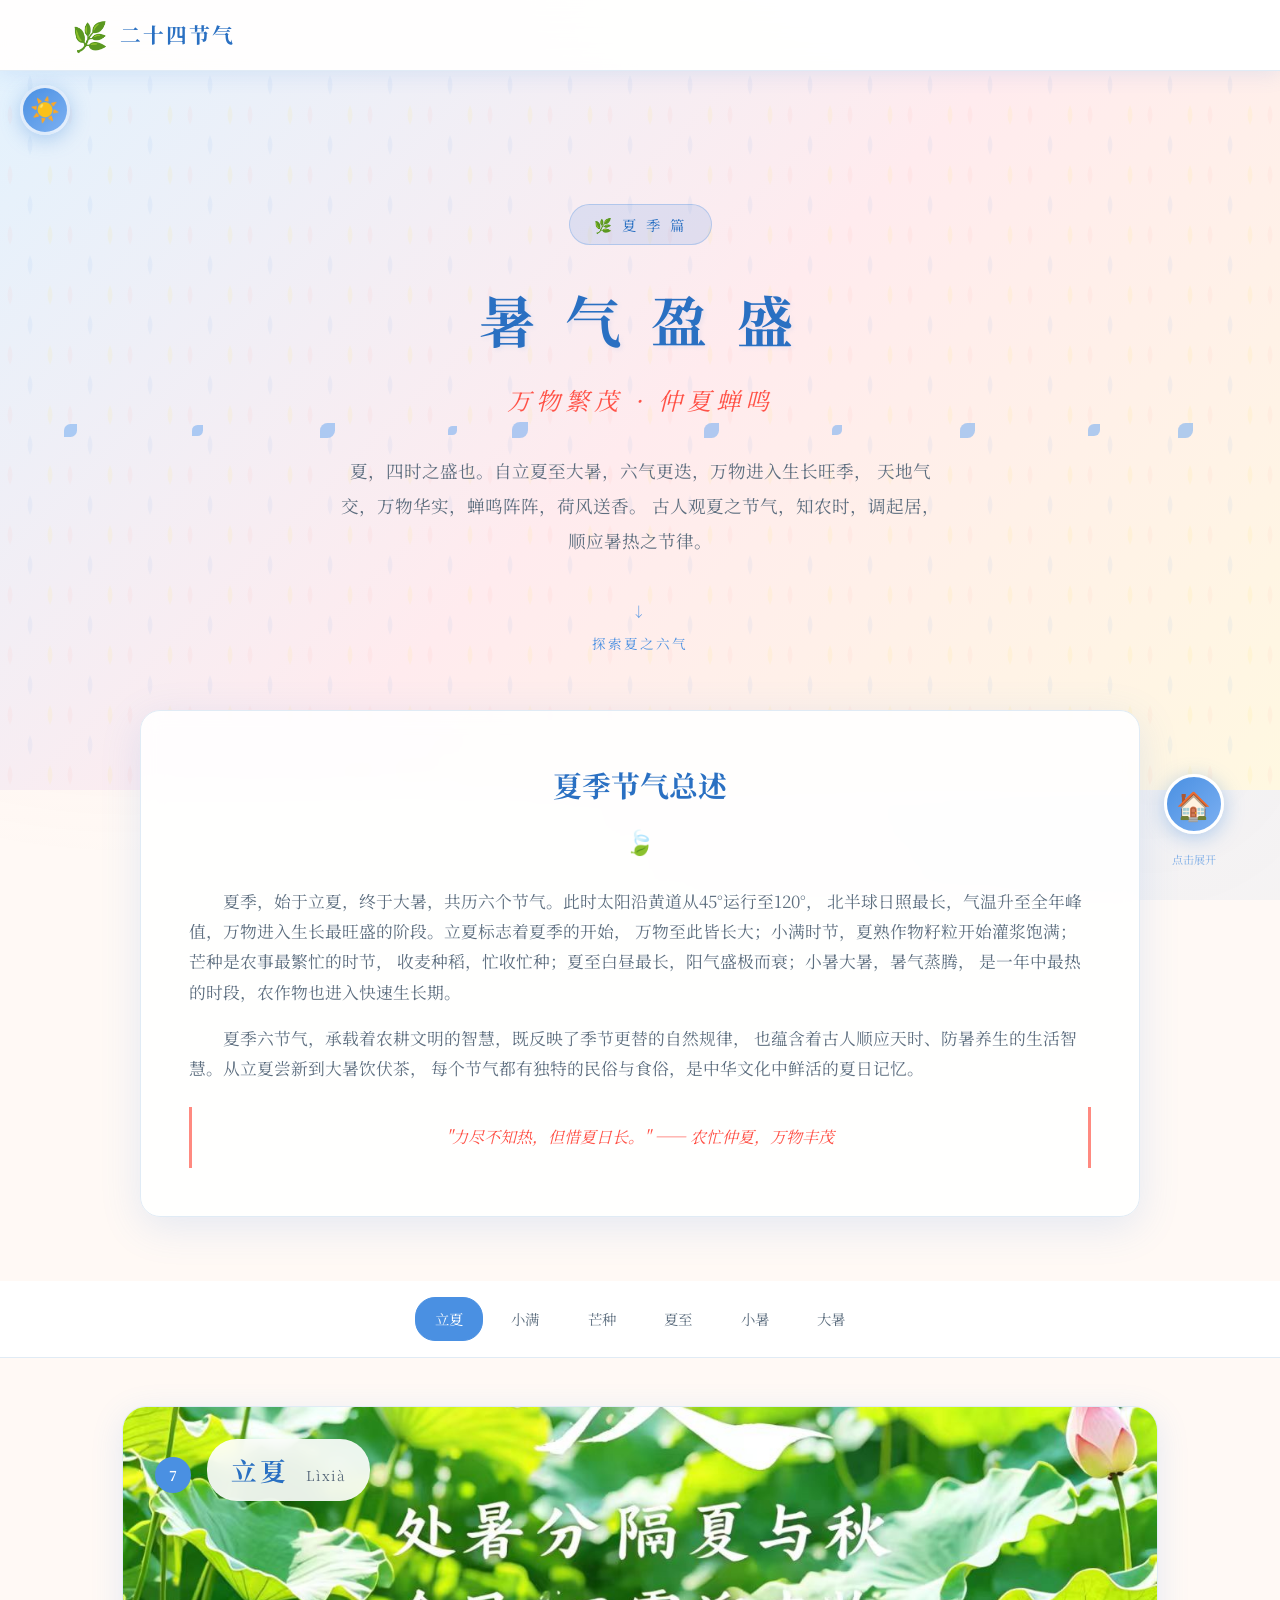
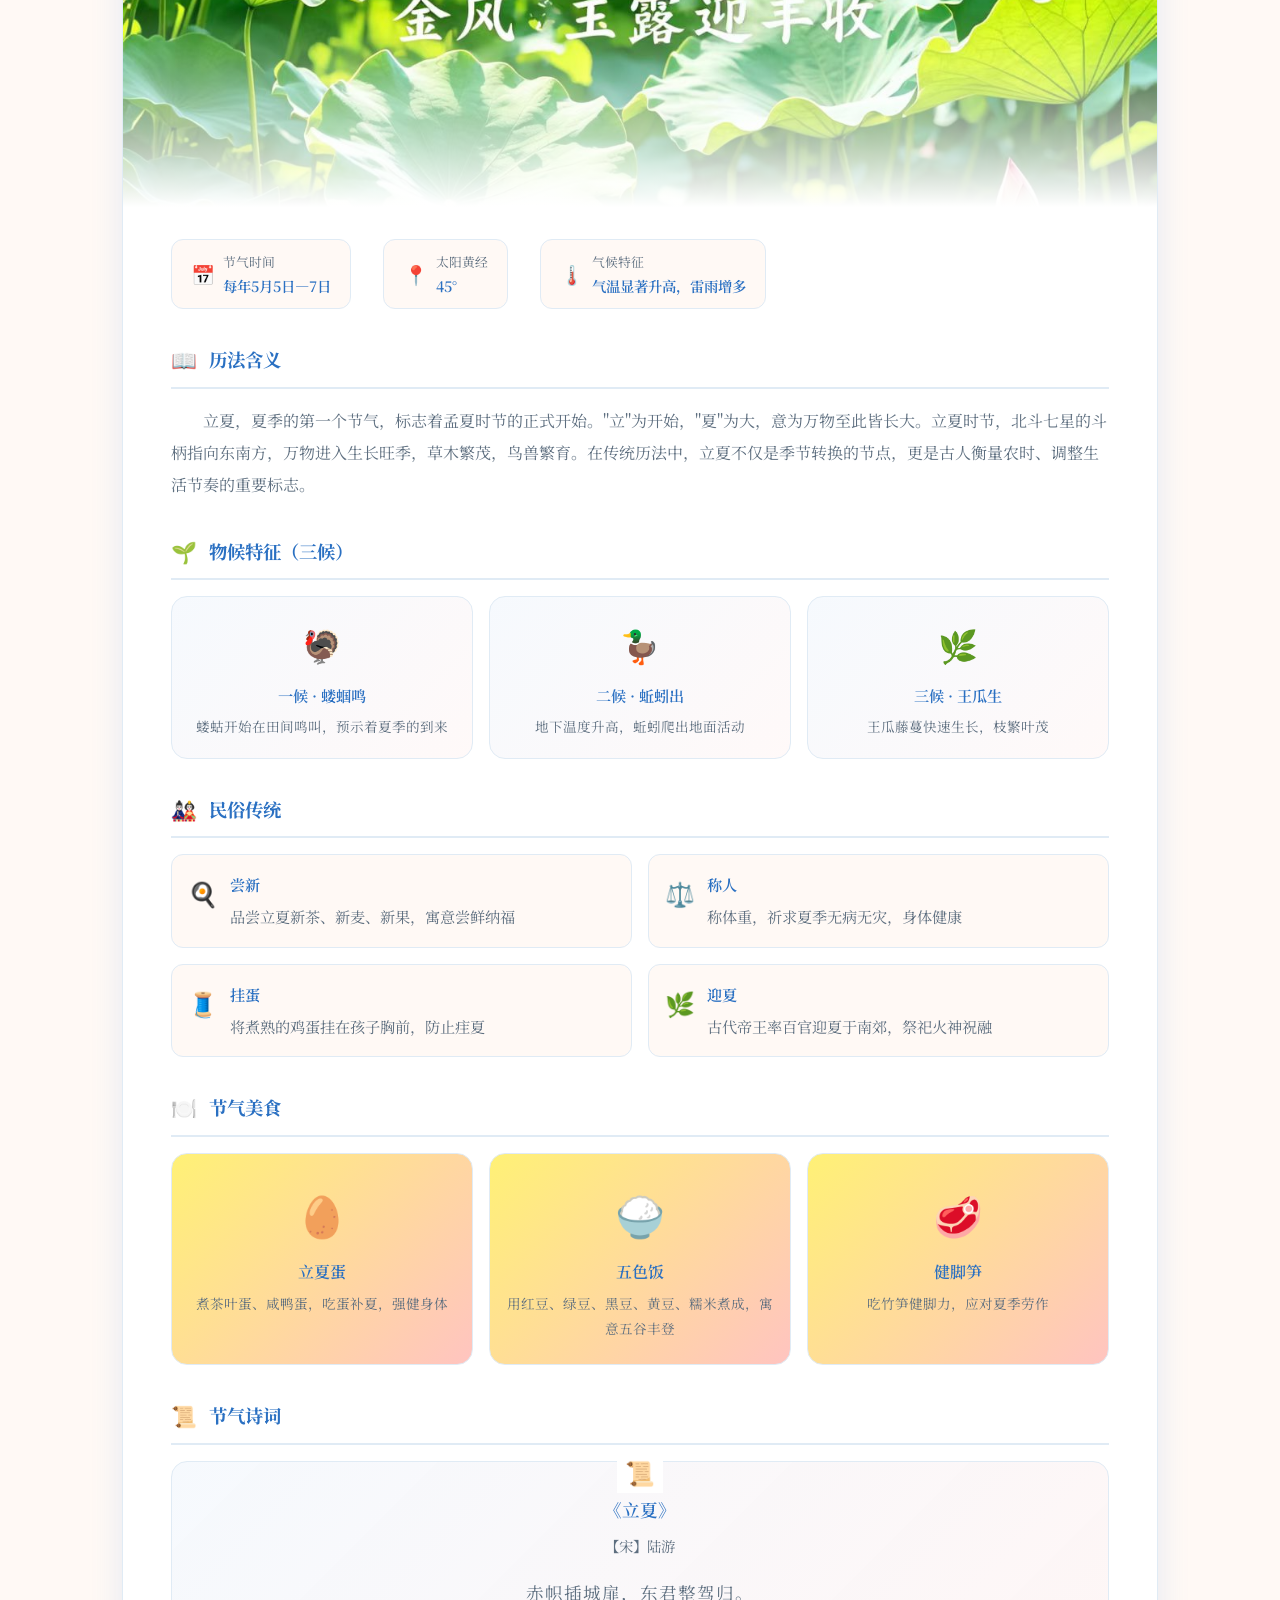
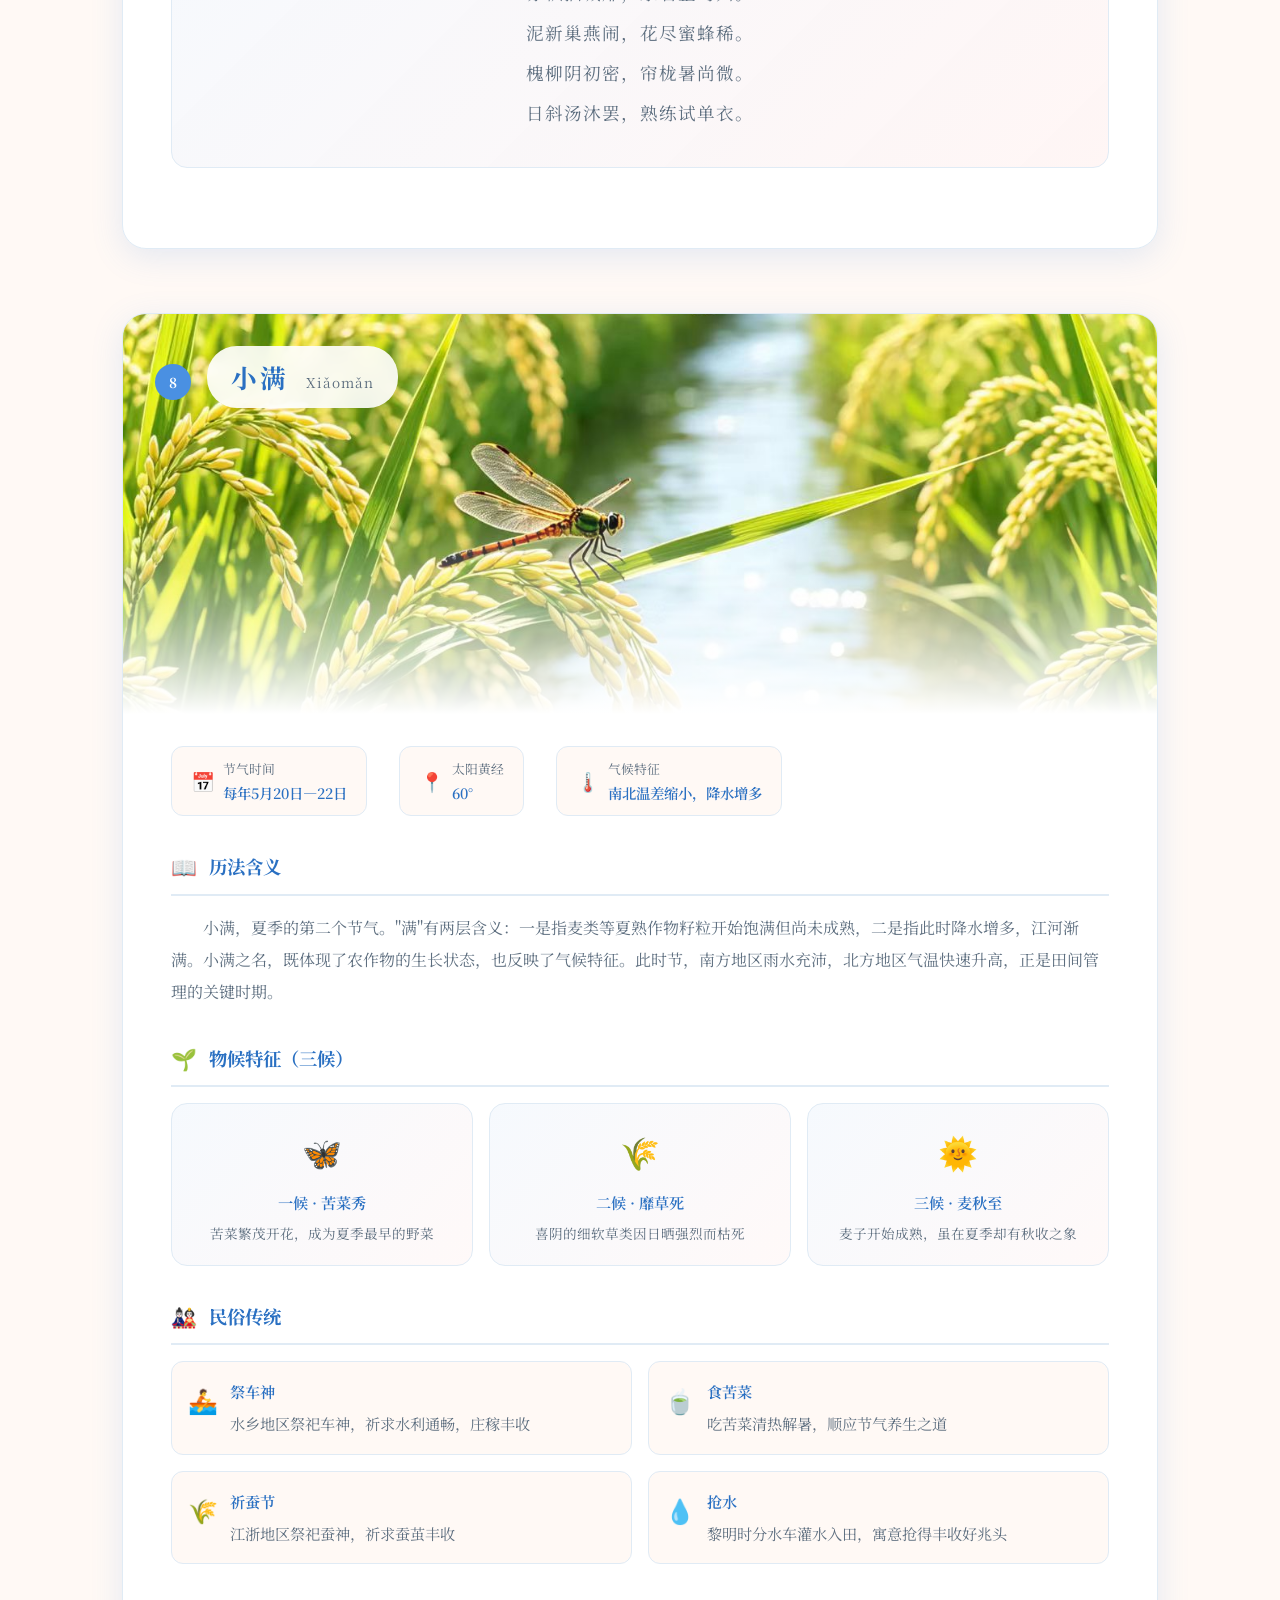
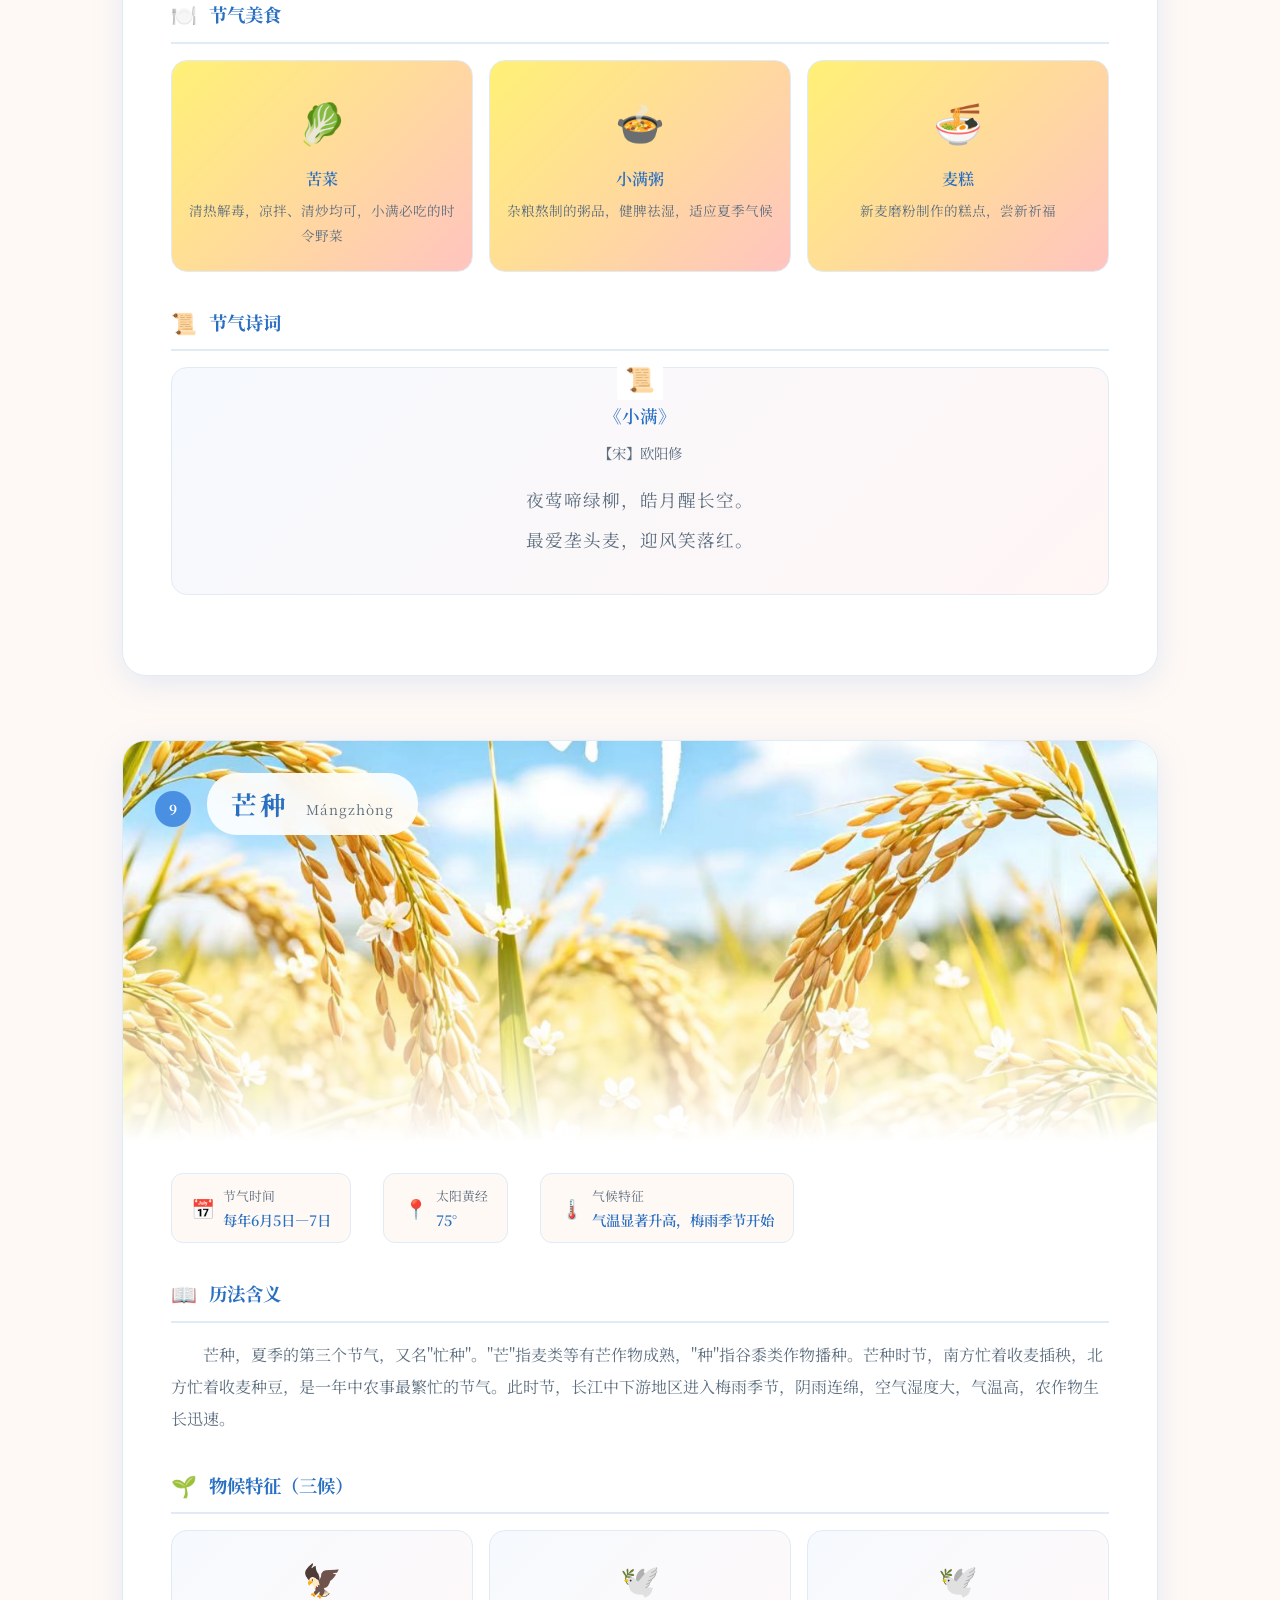
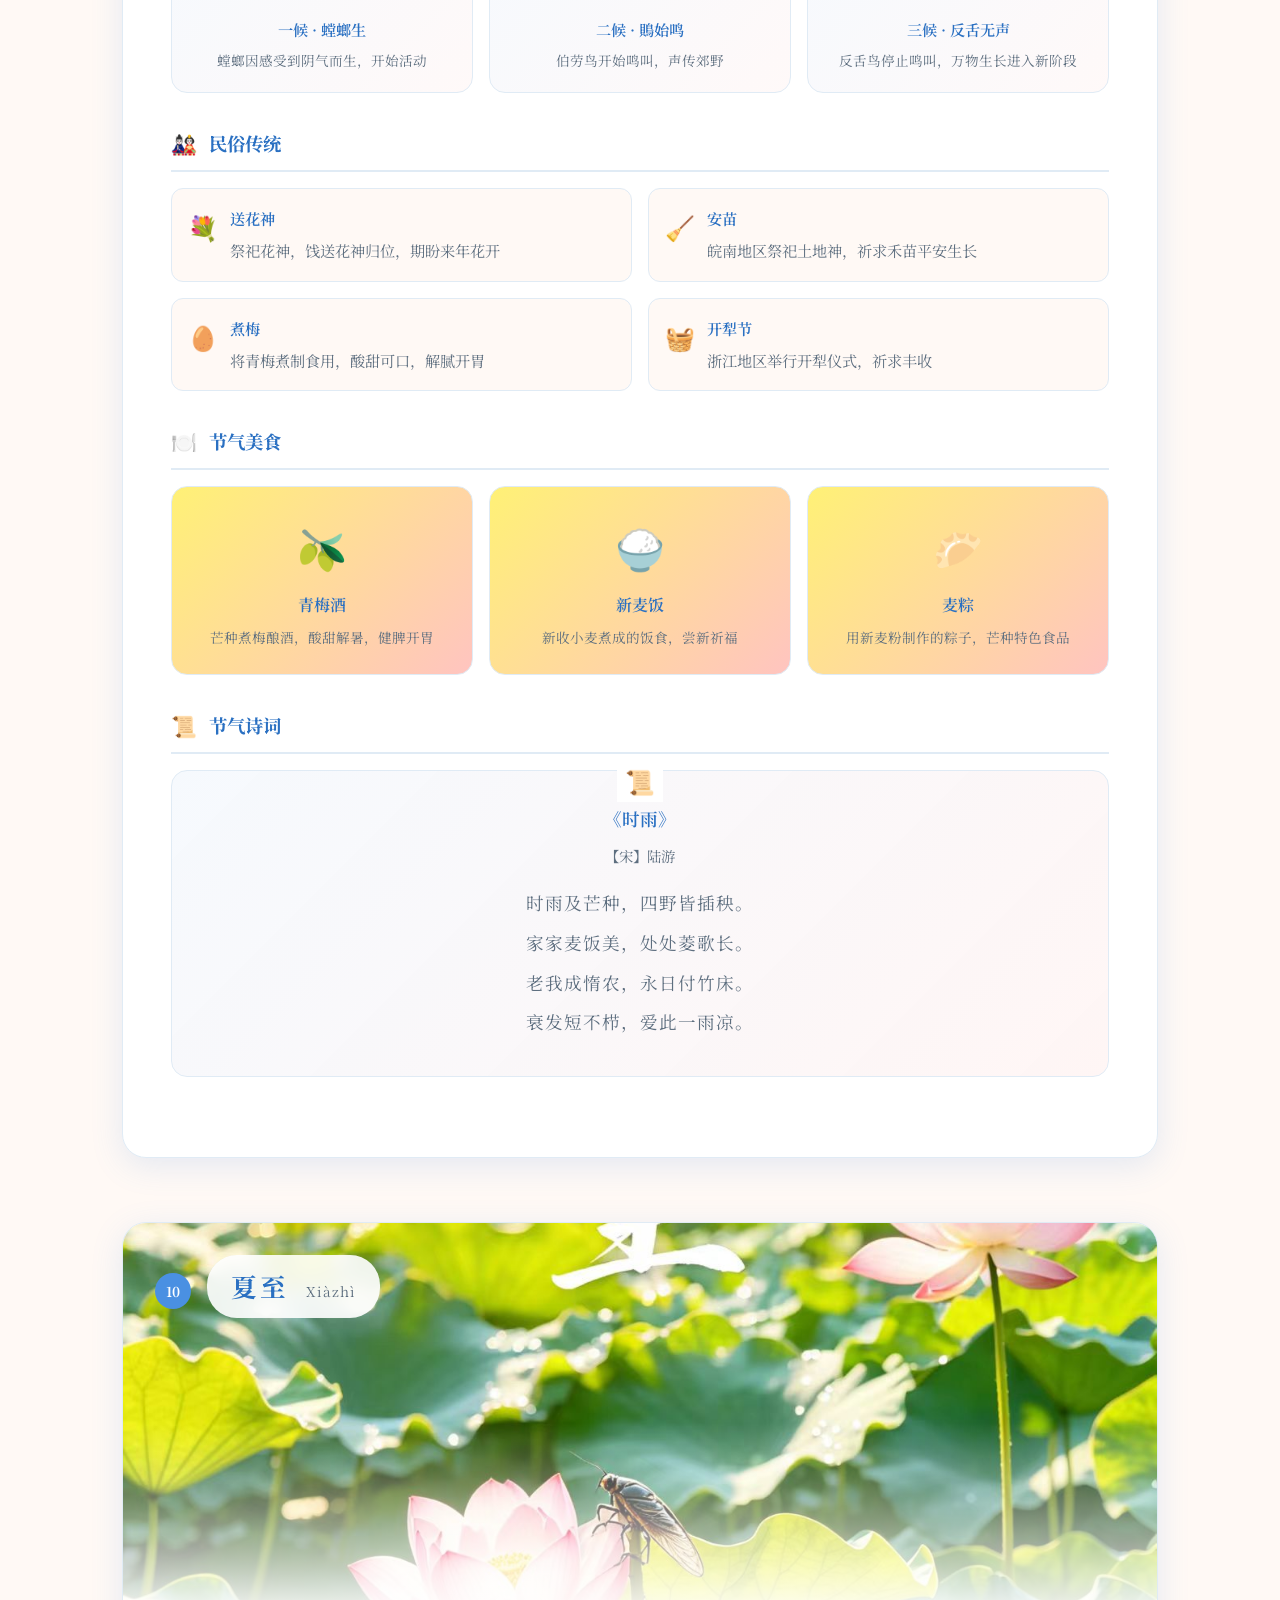
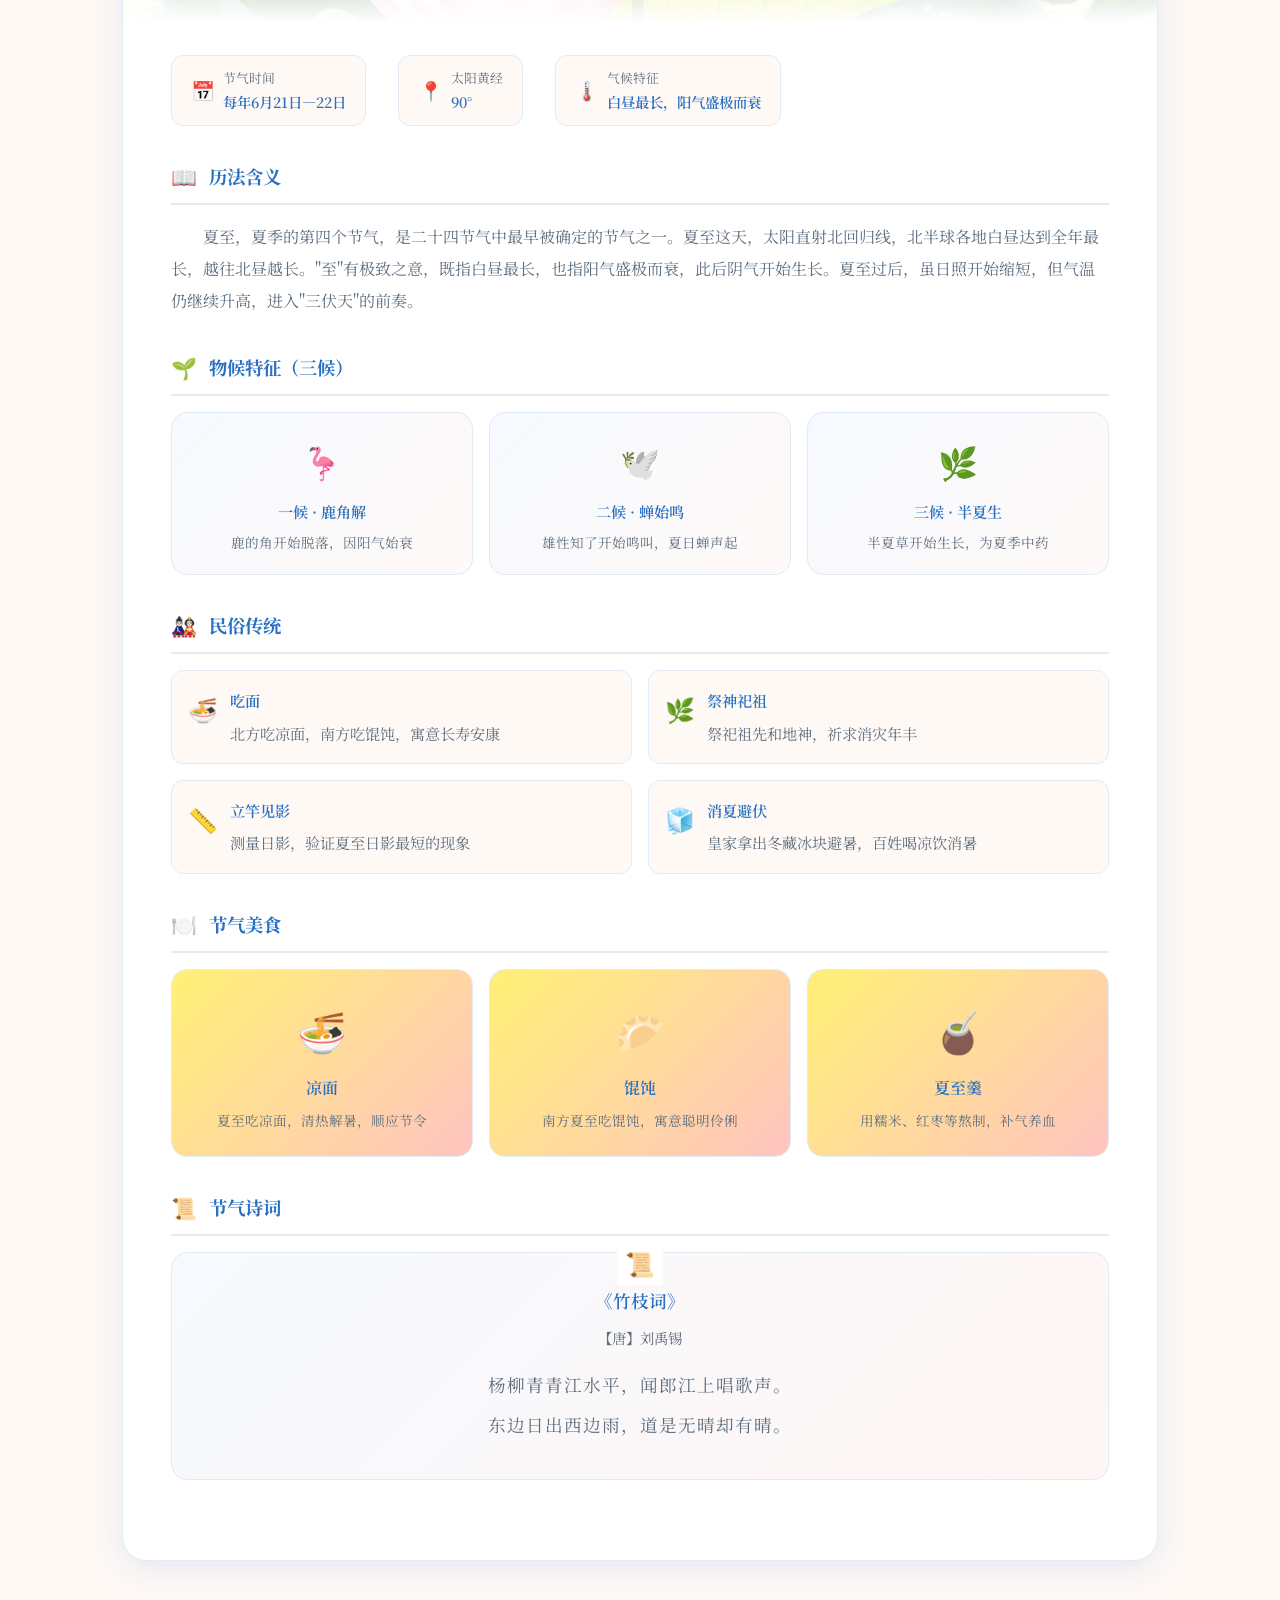
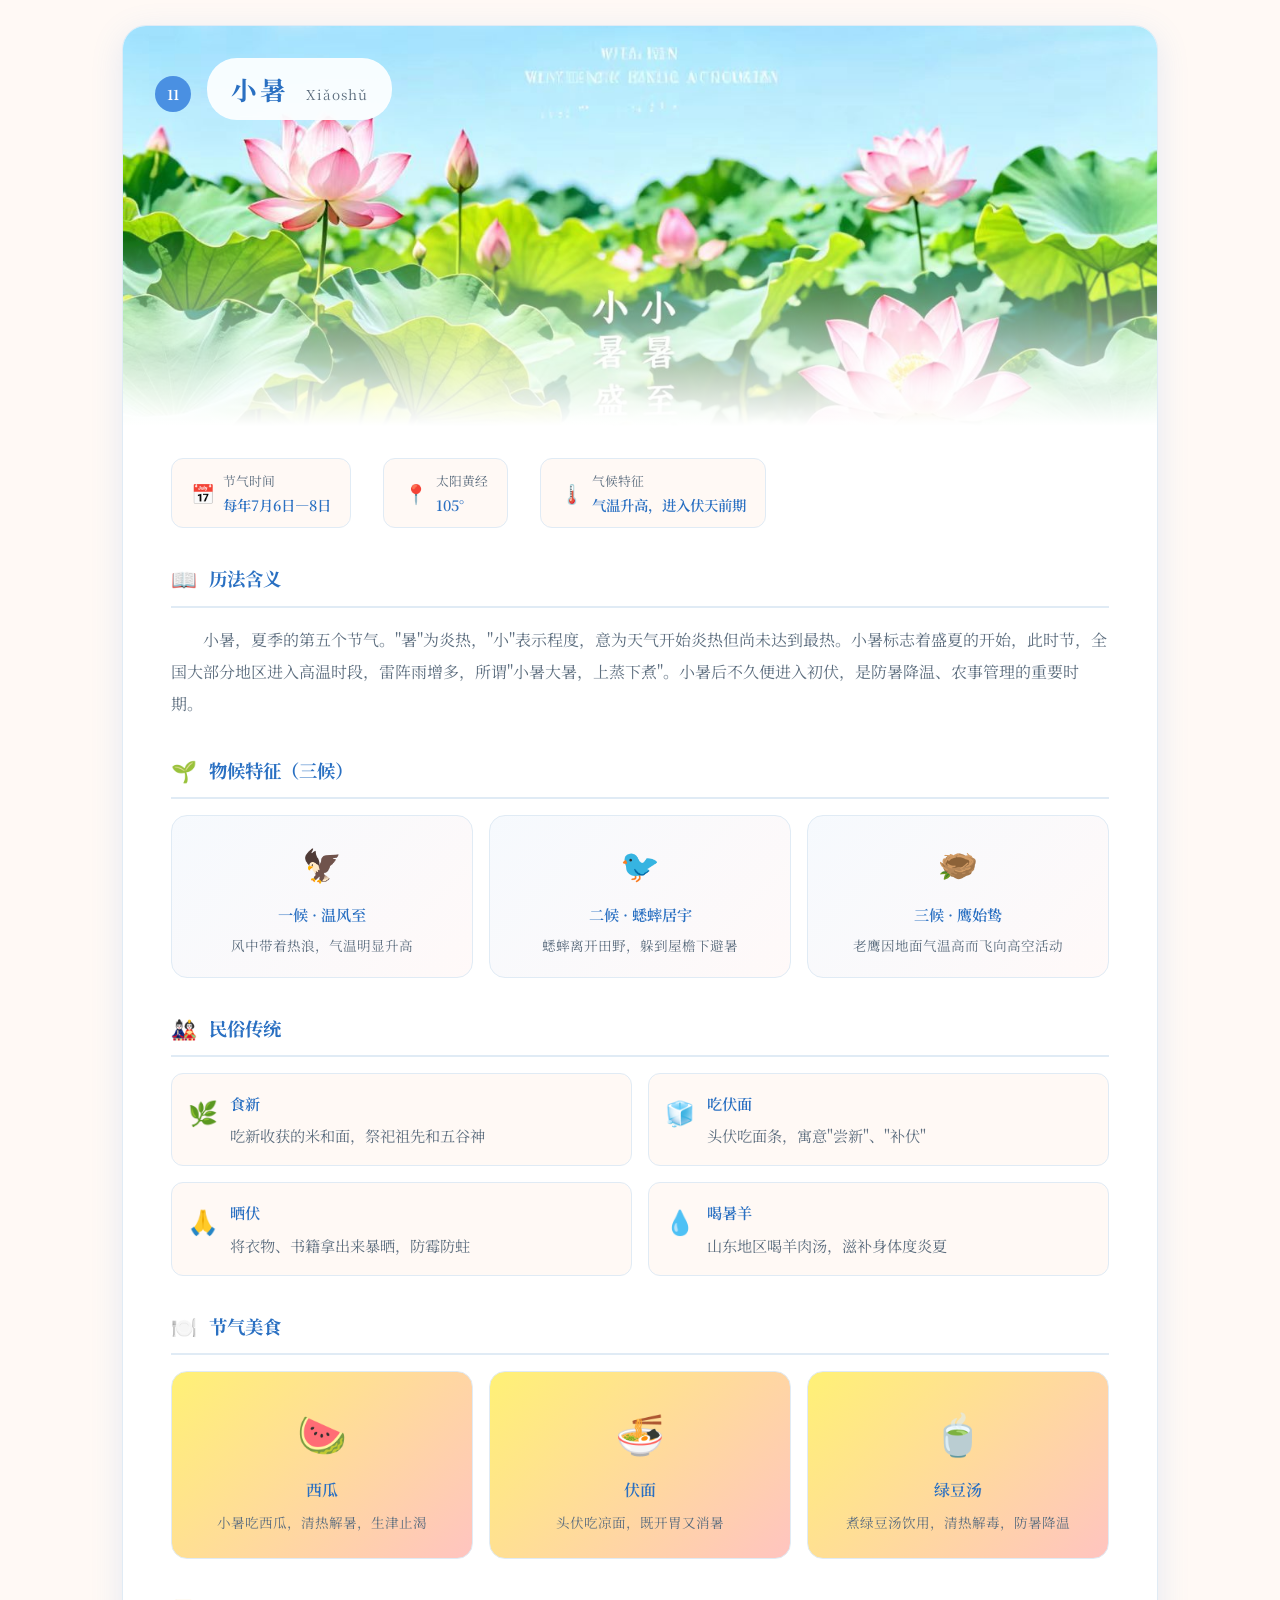
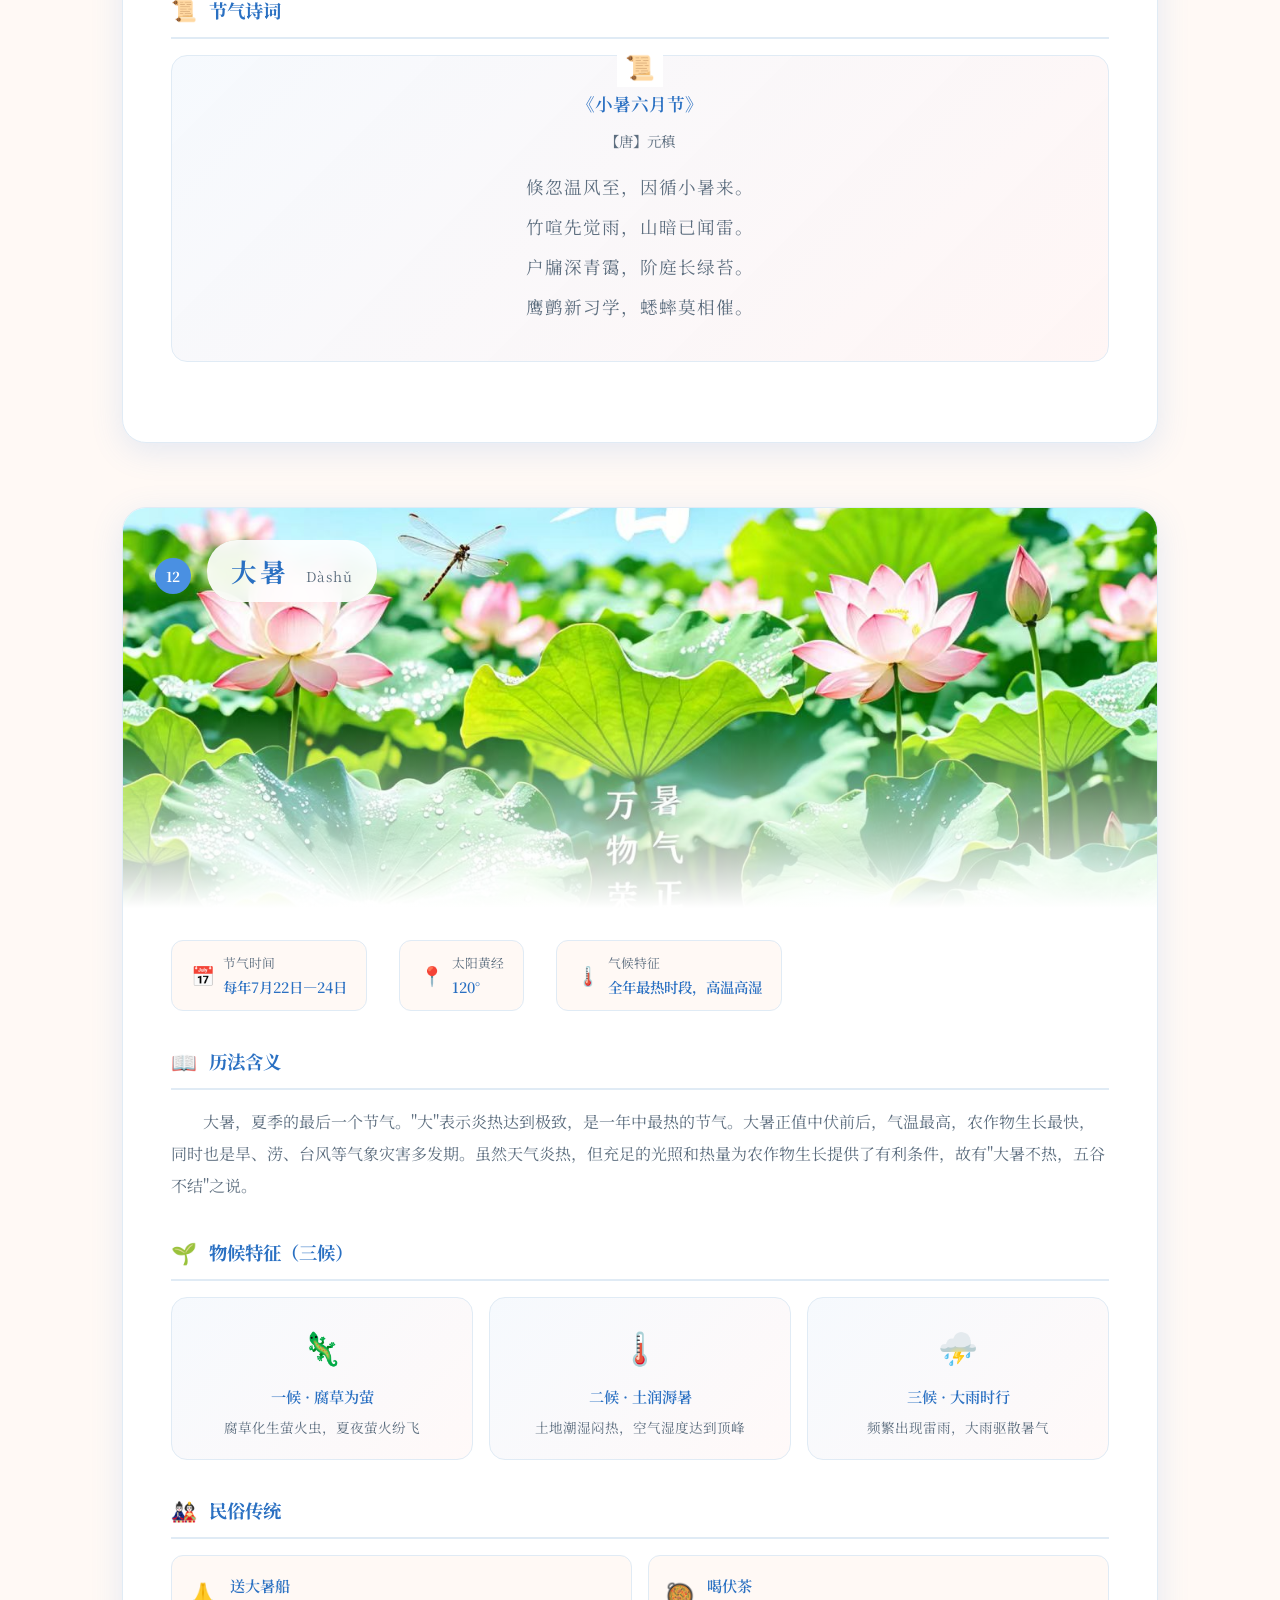
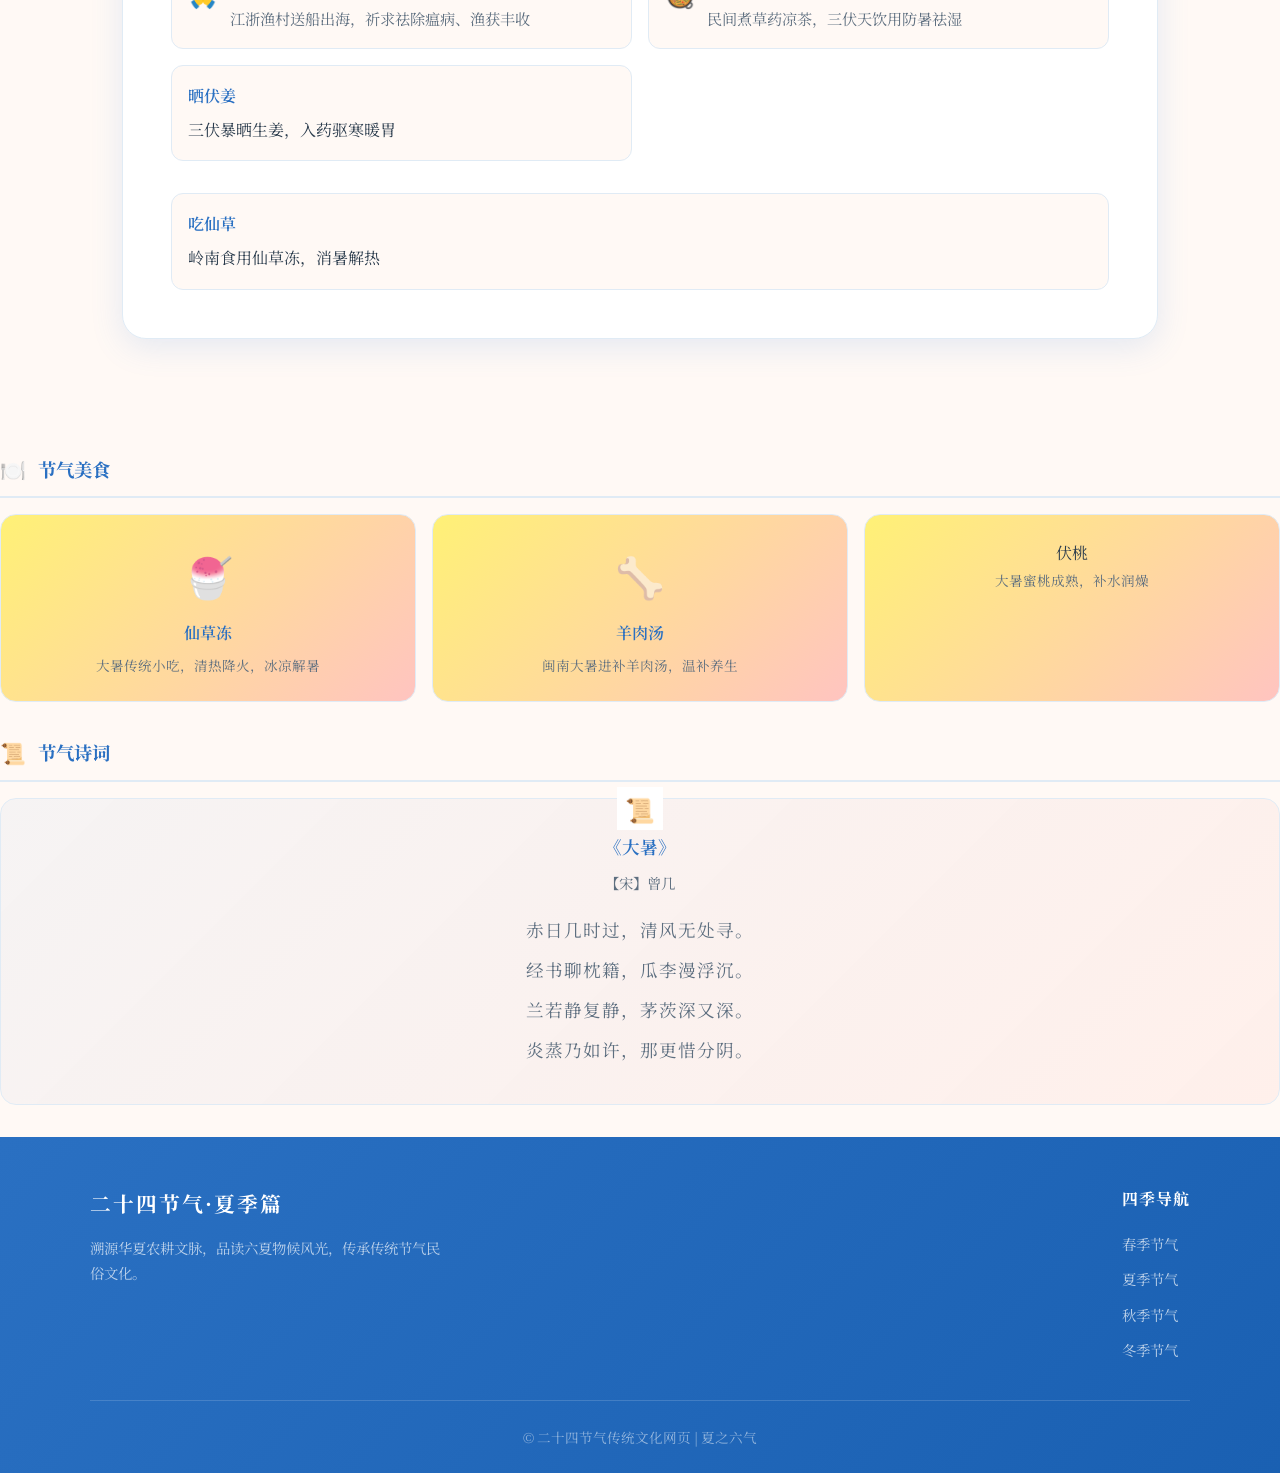
<file: summer.html>
<!DOCTYPE html>
<html lang="zh-CN">
<head>
  <meta charset="UTF-8">
  <meta name="viewport" content="width=device-width, initial-scale=1.0">
  <title>暑气盈盛 · 二十四节气之夏季篇</title>
  <meta name="description" content="夏季节气专题：立夏、小满、芒种、夏至、小暑、大暑，感受万物繁茂、暑气蒸腾的仲夏之美。">
  <meta name="keywords" content="二十四节气,夏季,立夏,小满,芒种,夏至,小暑,大暑,中国传统节日">
  <link href="https://fonts.googleapis.com/css2?family=Noto+Serif+SC:wght@400;600;700&display=swap" rel="stylesheet">
  <style>
:root {
  --summer-blue: #4A90E2;
  --summer-blue-light: #7CB0F2;
  --summer-blue-dark: #2A70C2;
  --summer-pink: #FF8A80;
  --summer-pink-light: #FFC4C0;
  --summer-pink-dark: #FF5247;
  --summer-yellow: #FFD600;
  --summer-yellow-light: #FFF176;
  --summer-bg: #FFF9F5;
  --summer-card-bg: #FFFFFF;
  --summer-text: #2A3B4C;
  --summer-text-light: #5D6E7F;
  --summer-border: #E0EBF5;
  --summer-shadow: rgba(74, 144, 226, 0.15);
  --summer-gradient: linear-gradient(135deg, #E3F2FD 0%, #FFEBEE 50%, #FFF8E1 100%);
}
* {
  margin: 0;
  padding: 0;
  box-sizing: border-box;
}
body {
  font-family: "Noto Serif SC", "STSong", "SimSun", "Songti SC", serif;
  background: var(--summer-bg);
  color: var(--summer-text);
  line-height: 1.8;
  overflow-x: hidden;
}
body::before {
  content: '';
  position: fixed;
  top: 0;
  left: 0;
  width: 100%;
  height: 100%;
  background:
    radial-gradient(circle at 10% 20%, rgba(255, 138, 128, 0.15) 0%, transparent 50%),
    radial-gradient(circle at 90% 80%, rgba(74, 144, 226, 0.08) 0%, transparent 50%),
    radial-gradient(circle at 50% 50%, rgba(255, 214, 0, 0.1) 0%, transparent 60%);
  pointer-events: none;
  z-index: 0;
}
.summer-nav {
  position: fixed;
  top: 0;
  left: 0;
  right: 0;
  z-index: 1000;
  background: rgba(255, 255, 255, 0.92);
  backdrop-filter: blur(20px);
  -webkit-backdrop-filter: blur(20px);
  border-bottom: 1px solid var(--summer-border);
  box-shadow: 0 2px 20px var(--summer-shadow);
  transition: all 0.3s ease;
}
.summer-nav.scrolled {
  background: rgba(255, 255, 255, 0.97);
  box-shadow: 0 4px 30px var(--summer-shadow);
}
.nav-container {
  max-width: 1200px;
  margin: 0 auto;
  padding: 0 2rem;
  display: flex;
  align-items: center;
  justify-content: space-between;
  height: 70px;
}
.nav-logo {
  display: flex;
  align-items: center;
  gap: 0.75rem;
  text-decoration: none;
  color: var(--summer-blue-dark);
}
.nav-logo-icon {
  font-size: 1.8rem;
}
.nav-logo-text {
  font-size: 1.3rem;
  font-weight: 700;
  letter-spacing: 2px;
}
.nav-links {
  display: flex;
  list-style: none;
  gap: 0.5rem;
}
.nav-links a {
  text-decoration: none;
  color: var(--summer-text-light);
  padding: 0.5rem 1rem;
  border-radius: 20px;
  font-size: 0.95rem;
  transition: all 0.3s ease;
  position: relative;
}
.nav-links a:hover,
.nav-links a.active {
  color: var(--summer-blue-dark);
  background: rgba(74, 144, 226, 0.1);
}
.nav-links a.active::after {
  content: '';
  position: absolute;
  bottom: 2px;
  left: 50%;
  transform: translateX(-50%);
  width: 20px;
  height: 3px;
  background: var(--summer-blue);
  border-radius: 2px;
}
.nav-toggle {
  display: none;
  flex-direction: column;
  gap: 5px;
  cursor: pointer;
  padding: 5px;
}
.nav-toggle span {
  width: 25px;
  height: 2px;
  background: var(--summer-blue-dark);
  border-radius: 2px;
  transition: all 0.3s ease;
}
.summer-hero {
  position: relative;
  margin-top: 70px;
  min-height: 80vh;
  display: flex;
  align-items: center;
  justify-content: center;
  background: var(--summer-gradient);
  overflow: hidden;
}
.hero-bg-pattern {
  position: absolute;
  top: 0;
  left: 0;
  width: 100%;
  height: 100%;
  opacity: 0.06;
  background-image:
    url("data:image/svg+xml,%3Csvg width='60' height='60' viewBox='0 0 60 60' xmlns='http://www.w3.org/2000/svg'%3E%3Cpath d='M30 5 Q35 15 30 25 Q25 15 30 5Z' fill='%234A90E2'/%3E%3Cpath d='M10 35 Q15 45 10 55 Q5 45 10 35Z' fill='%23FF8A80'/%3E%3Cpath d='M50 35 Q55 45 50 55 Q45 45 50 35Z' fill='%23FFD600'/%3E%3C/svg%3E");
  animation: patternFloat 30s linear infinite;
}
@keyframes patternFloat {
  0% { transform: translateY(0); }
  100% { transform: translateY(-60px); }
}
.leaf {
  position: absolute;
  width: 15px;
  height: 15px;
  background: var(--summer-blue-light);
  border-radius: 50% 0;
  opacity: 0.6;
  animation: leafFall linear infinite;
}
@keyframes leafFall {
  0% {
    transform: translateY(-10vh) rotate(0deg) translateX(0);
    opacity: 0.7;
  }
  25% {
    transform: translateY(25vh) rotate(90deg) translateX(30px);
    opacity: 0.6;
  }
  50% {
    transform: translateY(50vh) rotate(180deg) translateX(-20px);
    opacity: 0.5;
  }
  75% {
    transform: translateY(75vh) rotate(270deg) translateX(25px);
    opacity: 0.3;
  }
  100% {
    transform: translateY(110vh) rotate(360deg) translateX(-10px);
    opacity: 0;
  }
}
.hero-content {
  position: relative;
  z-index: 2;
  text-align: center;
  padding: 2rem;
  max-width: 800px;
}
.hero-season-label {
  display: inline-block;
  padding: 0.4rem 1.5rem;
  background: rgba(74, 144, 226, 0.15);
  border: 1px solid rgba(74, 144, 226, 0.3);
  border-radius: 30px;
  color: var(--summer-blue-dark);
  font-size: 0.9rem;
  letter-spacing: 3px;
  margin-bottom: 1.5rem;
}
.hero-title {
  font-size: 3.5rem;
  font-weight: 700;
  color: var(--summer-blue-dark);
  margin-bottom: 0.5rem;
  text-shadow: 2px 2px 4px rgba(74, 144, 226, 0.1);
  letter-spacing: 8px;
}
.hero-subtitle {
  font-size: 1.5rem;
  color: var(--summer-pink-dark);
  margin-bottom: 2rem;
  letter-spacing: 5px;
  font-style: italic;
}
.hero-desc {
  font-size: 1.1rem;
  color: var(--summer-text-light);
  line-height: 2;
  max-width: 600px;
  margin: 0 auto 2.5rem;
}
.hero-scroll-hint {
  display: flex;
  flex-direction: column;
  align-items: center;
  gap: 0.5rem;
  color: var(--summer-blue);
  font-size: 0.85rem;
  letter-spacing: 2px;
  animation: bounce 2s infinite;
}
@keyframes bounce {
  0%, 100% { transform: translateY(0); }
  50% { transform: translateY(8px); }
}
.summer-intro {
  position: relative;
  z-index: 1;
  max-width: 1000px;
  margin: -5rem auto 4rem;
  padding: 3rem;
  background: rgba(255, 255, 255, 0.9);
  backdrop-filter: blur(10px);
  border-radius: 20px;
  border: 1px solid var(--summer-border);
  box-shadow: 0 10px 40px var(--summer-shadow);
}
.intro-title {
  text-align: center;
  font-size: 1.8rem;
  color: var(--summer-blue-dark);
  margin-bottom: 1.5rem;
  position: relative;
}
.intro-title::after {
  content: '🍃';
  display: block;
  font-size: 1.5rem;
  margin-top: 0.5rem;
}
.intro-text {
  font-size: 1.05rem;
  color: var(--summer-text-light);
  text-indent: 2em;
  margin-bottom: 1rem;
}
.intro-quote {
  text-align: center;
  font-style: italic;
  color: var(--summer-pink-dark);
  font-size: 1rem;
  margin-top: 1.5rem;
  padding: 1rem;
  border-left: 3px solid var(--summer-pink);
  border-right: 3px solid var(--summer-pink);
}
.term-nav {
  position: sticky;
  top: 70px;
  z-index: 100;
  background: rgba(255, 255, 255, 0.95);
  backdrop-filter: blur(10px);
  border-bottom: 1px solid var(--summer-border);
  padding: 1rem 0;
  overflow-x: auto;
  -webkit-overflow-scrolling: touch;
}
.term-nav::-webkit-scrollbar {
  height: 3px;
}
.term-nav::-webkit-scrollbar-thumb {
  background: var(--summer-blue-light);
  border-radius: 3px;
}
.term-nav-inner {
  max-width: 1200px;
  margin: 0 auto;
  padding: 0 2rem;
  display: flex;
  justify-content: center;
  gap: 0.5rem;
}
.term-nav a {
  text-decoration: none;
  color: var(--summer-text-light);
  padding: 0.5rem 1.2rem;
  border-radius: 20px;
  font-size: 0.9rem;
  white-space: nowrap;
  transition: all 0.3s ease;
  border: 1px solid transparent;
}
.term-nav a:hover {
  color: var(--summer-blue-dark);
  background: rgba(74, 144, 226, 0.08);
  border-color: var(--summer-border);
}
.term-nav a.active {
  color: #fff;
  background: var(--summer-blue);
  border-color: var(--summer-blue);
}
.terms-container {
  position: relative;
  z-index: 1;
  max-width: 1100px;
  margin: 0 auto;
  padding: 3rem 2rem;
}
.term-card {
  background: var(--summer-card-bg);
  border-radius: 24px;
  overflow: hidden;
  margin-bottom: 4rem;
  box-shadow: 0 8px 32px var(--summer-shadow);
  border: 1px solid var(--summer-border);
  transition: transform 0.3s ease, box-shadow 0.3s ease;
  opacity: 0;
  transform: translateY(40px);
}
.term-card.visible {
  opacity: 1;
  transform: translateY(0);
  transition: opacity 0.8s ease, transform 0.8s ease;
}
.term-card:hover {
  transform: translateY(-5px);
  box-shadow: 0 16px 48px rgba(74, 144, 226, 0.2);
}
.term-card-header {
  position: relative;
  height: 400px;
  overflow: hidden;
}
.term-card-header img {
  width: 100%;
  height: 100%;
  object-fit: cover;
  transition: transform 0.6s ease;
}
.term-card:hover .term-card-header img {
  transform: scale(1.05);
}
.term-card-header::after {
  content: '';
  position: absolute;
  bottom: 0;
  left: 0;
  right: 0;
  height: 50%;
  background: linear-gradient(to top, rgba(255,255,255,1) 0%, rgba(255,255,255,0) 100%);
}
.term-card-overlay {
  position: absolute;
  top: 2rem;
  left: 2rem;
  z-index: 2;
}
.term-number {
  display: inline-block;
  width: 36px;
  height: 36px;
  line-height: 36px;
  text-align: center;
  background: var(--summer-blue);
  color: #fff;
  border-radius: 50%;
  font-size: 0.85rem;
  font-weight: 700;
  margin-right: 0.75rem;
}
.term-name-tag {
  display: inline-block;
  padding: 0.5rem 1.5rem;
  background: rgba(255, 255, 255, 0.9);
  backdrop-filter: blur(10px);
  border-radius: 30px;
  font-size: 1.6rem;
  font-weight: 700;
  color: var(--summer-blue-dark);
  letter-spacing: 3px;
}
.term-pinyin {
  font-size: 0.85rem;
  color: var(--summer-text-light);
  letter-spacing: 1px;
  margin-left: 0.5rem;
  font-weight: 400;
}
.term-card-body {
  padding: 2rem 3rem 3rem;
}
.term-meta {
  display: flex;
  gap: 2rem;
  margin-bottom: 2rem;
  flex-wrap: wrap;
}
.term-meta-item {
  display: flex;
  align-items: center;
  gap: 0.5rem;
  padding: 0.6rem 1.2rem;
  background: var(--summer-bg);
  border-radius: 12px;
  border: 1px solid var(--summer-border);
  font-size: 0.9rem;
}
.term-meta-icon {
  font-size: 1.2rem;
}
.term-meta-label {
  color: var(--summer-text-light);
  font-size: 0.8rem;
}
.term-meta-value {
  color: var(--summer-blue-dark);
  font-weight: 600;
}
.term-section {
  margin-bottom: 2rem;
}
.term-section-title {
  display: flex;
  align-items: center;
  gap: 0.75rem;
  font-size: 1.15rem;
  color: var(--summer-blue-dark);
  margin-bottom: 1rem;
  padding-bottom: 0.5rem;
  border-bottom: 2px solid var(--summer-border);
}
.term-section-icon {
  font-size: 1.3rem;
}
.term-section p {
  color: var(--summer-text-light);
  text-indent: 2em;
  margin-bottom: 0.5rem;
  line-height: 2;
}
.phenology-list {
  list-style: none;
  display: grid;
  grid-template-columns: repeat(3, 1fr);
  gap: 1rem;
  margin-top: 1rem;
}
.phenology-item {
  text-align: center;
  padding: 1.2rem;
  background: linear-gradient(135deg, rgba(74,144,226,0.05), rgba(255,138,128,0.05));
  border-radius: 16px;
  border: 1px solid var(--summer-border);
  transition: transform 0.3s ease;
}
.phenology-item:hover {
  transform: translateY(-3px);
}
.phenology-icon {
  font-size: 2rem;
  margin-bottom: 0.5rem;
}
.phenology-name {
  font-weight: 600;
  color: var(--summer-blue-dark);
  font-size: 0.95rem;
  margin-bottom: 0.3rem;
}
.phenology-desc {
  font-size: 0.85rem;
  color: var(--summer-text-light);
  text-indent: 0;
}
.custom-list {
  list-style: none;
  display: grid;
  grid-template-columns: repeat(2, 1fr);
  gap: 1rem;
}
.custom-item {
  display: flex;
  align-items: flex-start;
  gap: 0.75rem;
  padding: 1rem;
  background: var(--summer-bg);
  border-radius: 12px;
  border: 1px solid var(--summer-border);
}
.custom-item-icon {
  font-size: 1.5rem;
  flex-shrink: 0;
}
.custom-item-text {
  font-size: 0.95rem;
  color: var(--summer-text-light);
  text-indent: 0;
}
.custom-item-title {
  font-weight: 600;
  color: var(--summer-blue-dark);
  margin-bottom: 0.3rem;
}
.food-grid {
  display: grid;
  grid-template-columns: repeat(3, 1fr);
  gap: 1rem;
}
.food-item {
  text-align: center;
  padding: 1.5rem 1rem;
  background: linear-gradient(135deg, var(--summer-yellow-light), var(--summer-pink-light));
  border-radius: 16px;
  border: 1px solid var(--summer-border);
  transition: transform 0.3s ease;
}
.food-item:hover {
  transform: scale(1.03);
}
.food-emoji {
  font-size: 2.5rem;
  margin-bottom: 0.5rem;
}
.food-name {
  font-weight: 600;
  color: var(--summer-blue-dark);
  font-size: 1rem;
  margin-bottom: 0.3rem;
}
.food-desc {
  font-size: 0.85rem;
  color: var(--summer-text-light);
  text-indent: 0;
}
.poem-block {
  position: relative;
  padding: 2rem;
  background: linear-gradient(135deg, rgba(74,144,226,0.05), rgba(255,138,128,0.08));
  border-radius: 16px;
  border: 1px solid var(--summer-border);
  text-align: center;
}
.poem-block::before {
  content: '📜';
  position: absolute;
  top: -0.75rem;
  left: 50%;
  transform: translateX(-50%);
  font-size: 1.5rem;
  background: var(--summer-card-bg);
  padding: 0 0.5rem;
}
.poem-title {
  font-size: 1.1rem;
  color: var(--summer-blue-dark);
  font-weight: 600;
  margin-bottom: 0.5rem;
}
.poem-author {
  font-size: 0.9rem;
  color: var(--summer-text-light);
  margin-bottom: 1rem;
}
.poem-content {
  font-size: 1.1rem;
  color: var(--summer-text);
  line-height: 2.2;
  letter-spacing: 1px;
}
.poem-content p {
  text-indent: 0;
  margin-bottom: 0.3rem;
}
.summer-footer {
  position: relative;
  z-index: 1;
  background: linear-gradient(135deg, var(--summer-blue-dark), #1A60B2);
  color: rgba(255, 255, 255, 0.85);
  padding: 3rem 2rem 1.5rem;
  margin-top: 2rem;
}
.footer-container {
  max-width: 1100px;
  margin: 0 auto;
}
.footer-top {
  display: flex;
  justify-content: space-between;
  align-items: flex-start;
  flex-wrap: wrap;
  gap: 2rem;
  padding-bottom: 2rem;
  border-bottom: 1px solid rgba(255, 255, 255, 0.15);
}
.footer-brand {
  max-width: 350px;
}
.footer-brand h3 {
  font-size: 1.3rem;
  color: #fff;
  margin-bottom: 0.75rem;
  letter-spacing: 2px;
}
.footer-brand p {
  font-size: 0.9rem;
  line-height: 1.8;
  opacity: 0.8;
}
.footer-links-group h4 {
  font-size: 1rem;
  color: #fff;
  margin-bottom: 0.75rem;
  letter-spacing: 1px;
}
.footer-links-group ul {
  list-style: none;
}
.footer-links-group a {
  color: rgba(255, 255, 255, 0.7);
  text-decoration: none;
  font-size: 0.9rem;
  display: block;
  padding: 0.3rem 0;
  transition: color 0.3s ease;
}
.footer-links-group a:hover {
  color: var(--summer-yellow);
}
.footer-bottom {
  text-align: center;
  padding-top: 1.5rem;
  font-size: 0.85rem;
  opacity: 0.6;
}
.back-to-top {
  position: fixed;
  bottom: 2rem;
  right: 2rem;
  width: 48px;
  height: 48px;
  background: var(--summer-blue);
  color: #fff;
  border: none;
  border-radius: 50%;
  font-size: 1.2rem;
  cursor: pointer;
  box-shadow: 0 4px 16px var(--summer-shadow);
  opacity: 0;
  visibility: hidden;
  transition: all 0.3s ease;
  z-index: 999;
}
.back-to-top.visible {
  opacity: 1;
  visibility: visible;
}
.back-to-top:hover {
  background: var(--summer-blue-dark);
  transform: translateY(-3px);
}
@media (max-width: 768px) {
  .nav-links {
    display: none;
    position: absolute;
    top: 70px;
    left: 0;
    right: 0;
    background: rgba(255, 255, 255, 0.98);
    flex-direction: column;
    padding: 1rem;
    border-bottom: 1px solid var(--summer-border);
    box-shadow: 0 10px 30px var(--summer-shadow);
  }
  .nav-links.open {
    display: flex;
  }
  .nav-toggle {
    display: flex;
  }
  .hero-title {
    font-size: 2.2rem;
    letter-spacing: 4px;
  }
  .hero-subtitle {
    font-size: 1.1rem;
  }
  .summer-intro {
    margin: -3rem 1rem 2rem;
    padding: 2rem 1.5rem;
  }
  .term-card-header {
    height: 250px;
  }
  .term-card-body {
    padding: 1.5rem;
  }
  .term-meta {
    flex-direction: column;
    gap: 0.75rem;
  }
  .phenology-list {
    grid-template-columns: 1fr;
  }
  .custom-list {
    grid-template-columns: 1fr;
  }
  .food-grid {
    grid-template-columns: 1fr 1fr;
  }
  .term-nav-inner {
    justify-content: flex-start;
  }
  .footer-top {
    flex-direction: column;
  }
}
@media (max-width: 480px) {
  .hero-title {
    font-size: 1.8rem;
  }
  .food-grid {
    grid-template-columns: 1fr;
  }
  .term-name-tag {
    font-size: 1.2rem;
  }
}
@media print {
  .summer-nav,
  .term-nav,
  .back-to-top,
  .hero-scroll-hint,
  .leaf,
  .hero-bg-pattern,
  .top-left-nav {
    display: none !important;
  }
  .summer-hero {
    min-height: auto;
    margin-top: 0;
  }
  .term-card {
    break-inside: avoid;
    box-shadow: none;
    border: 1px solid #ddd;
  }
}

/* ========== 左上角季节导航 ========== */
.top-left-nav {
  position: fixed;
  top: 85px;
  left: 20px;
  z-index: 999;
  display: flex;
  flex-direction: column;
  gap: 8px;
}
.top-left-nav-trigger {
  width: 50px;
  height: 50px;
  border-radius: 50%;
  background: linear-gradient(135deg, #4A90E2, #7CB0F2);
  border: 3px solid rgba(255,255,255,0.8);
  box-shadow: 0 4px 20px rgba(74,144,226,0.4);
  cursor: pointer;
  display: flex;
  align-items: center;
  justify-content: center;
  font-size: 24px;
  transition: all 0.4s cubic-bezier(0.175, 0.885, 0.32, 1.275);
  animation: leftNavPulseS 3s ease-in-out infinite;
}
.top-left-nav-trigger:hover {
  transform: scale(1.15) rotate(-10deg);
  box-shadow: 0 8px 35px rgba(74,144,226,0.6);
}
@keyframes leftNavPulseS {
  0%, 100% { box-shadow: 0 4px 20px rgba(74,144,226,0.4); }
  50% { box-shadow: 0 4px 30px rgba(74,144,226,0.7); }
}
.top-left-nav-menu {
  display: flex;
  flex-direction: column;
  gap: 6px;
  max-width: 0;
  overflow: hidden;
  transition: max-width 0.5s cubic-bezier(0.4, 0, 0.2, 1), opacity 0.3s ease;
  opacity: 0;
}
.top-left-nav-menu.show {
  max-width: 200px;
  opacity: 1;
}
.top-left-nav-item {
  background: rgba(255, 255, 255, 0.95);
  backdrop-filter: blur(10px);
  border-radius: 25px;
  padding: 10px 18px;
  text-decoration: none;
  color: #2A70C2;
  font-size: 14px;
  font-weight: 600;
  box-shadow: 0 3px 15px rgba(0,0,0,0.1);
  transition: all 0.3s ease;
  display: flex;
  align-items: center;
  gap: 8px;
  white-space: nowrap;
  transform: translateX(-20px);
}
.top-left-nav-menu.show .top-left-nav-item {
  transform: translateX(0);
}
.top-left-nav-menu.show .top-left-nav-item:nth-child(1) { transition-delay: 0.05s; }
.top-left-nav-menu.show .top-left-nav-item:nth-child(2) { transition-delay: 0.1s; }
.top-left-nav-menu.show .top-left-nav-item:nth-child(3) { transition-delay: 0.15s; }
.top-left-nav-menu.show .top-left-nav-item:nth-child(4) { transition-delay: 0.2s; }
.top-left-nav-menu.show .top-left-nav-item:nth-child(5) { transition-delay: 0.25s; }
.top-left-nav-menu.show .top-left-nav-item:nth-child(6) { transition-delay: 0.3s; }
.top-left-nav-menu.show .top-left-nav-item:nth-child(7) { transition-delay: 0.35s; }
.top-left-nav-item:hover {
  background: linear-gradient(135deg, #4A90E2, #7CB0F2);
  color: #fff;
  transform: translateX(5px) !important;
  box-shadow: 0 5px 20px rgba(74,144,226,0.3);
}
.top-left-nav-item.active {
  background: linear-gradient(135deg, #4A90E2, #7CB0F2);
  color: #fff;
}
.top-left-nav-hint {
  font-size: 10px;
  color: #4A90E2;
  text-align: center;
  opacity: 0;
  transition: opacity 0.3s ease;
  white-space: nowrap;
  margin-top: 4px;
}
.top-left-nav-trigger:hover + .top-left-nav-menu + .top-left-nav-hint,
.top-left-nav-menu.show ~ .top-left-nav-hint {
  opacity: 0.7;
}

  </style>
</head>
<body>

  <!-- ========== 左上角季节导航 ========== -->
  <div class="top-left-nav">
    <button class="top-left-nav-trigger" onclick="toggleTopLeftNav()" title="导航菜单">☀️</button>
    <div class="top-left-nav-menu" id="topLeftNavMenu">
      <a href="index.html" class="top-left-nav-item">🏠 首页总览</a>
      <a href="spring.html" class="top-left-nav-item">🌸 春季详情</a>
      <a href="summer.html" class="top-left-nav-item active">☀️ 夏季详情</a>
      <a href="autumn.html" class="top-left-nav-item">🍂 秋季详情</a>
      <a href="winter.html" class="top-left-nav-item">❄️ 冬季详情</a>
      <a href="culture.html" class="top-left-nav-item">📚 节气文化</a>
      <a href="scenery.html" class="top-left-nav-item">🏞️ 节气风物</a>
    </div>
    <span class="top-left-nav-hint">点击展开</span>
  </div>
  <script>
    function toggleTopLeftNav() {
      const menu = document.getElementById('topLeftNavMenu');
      const hint = menu.parentElement.querySelector('.top-left-nav-hint');
      menu.classList.toggle('show');
      hint.textContent = menu.classList.contains('show') ? '点击收起' : '点击展开';
    }
  </script>

  <nav class="summer-nav" id="mainNav">
    <div class="nav-container">
      <a href="#" class="nav-logo">
        <span class="nav-logo-icon">🌿</span>
        <span class="nav-logo-text">二十四节气</span>
      </a>
      <div class="nav-toggle" id="navToggle" onclick="toggleNav()">
        <span></span>
        <span></span>
        <span></span>
      </div>
    </div>
  </nav>

  <section class="summer-hero" id="hero">
    <div class="hero-bg-pattern"></div>
    <div class="leaf" style="left:5%; animation-duration:8s; animation-delay:0s; width:13px; height:13px;"></div>
    <div class="leaf" style="left:15%; animation-duration:10s; animation-delay:1s; width:11px; height:11px;"></div>
    <div class="leaf" style="left:25%; animation-duration:9s; animation-delay:2s;"></div>
    <div class="leaf" style="left:40%; animation-duration:11s; animation-delay:0.5s; width:16px; height:16px;"></div>
    <div class="leaf" style="left:55%; animation-duration:8.5s; animation-delay:3s;"></div>
    <div class="leaf" style="left:65%; animation-duration:10.5s; animation-delay:1.5s; width:10px; height:10px;"></div>
    <div class="leaf" style="left:75%; animation-duration:9.5s; animation-delay:2.5s;"></div>
    <div class="leaf" style="left:85%; animation-duration:11.5s; animation-delay:0.8s; width:12px; height:12px;"></div>
    <div class="leaf" style="left:92%; animation-duration:8.8s; animation-delay:3.5s;"></div>
    <div class="leaf" style="left:35%; animation-duration:10.2s; animation-delay:4s; width:9px; height:9px;"></div>

    <div class="hero-content">
      <div class="hero-season-label">🌿 夏 季 篇</div>
      <h1 class="hero-title">暑 气 盈 盛</h1>
      <p class="hero-subtitle">万物繁茂 · 仲夏蝉鸣</p>
      <p class="hero-desc">
        夏，四时之盛也。自立夏至大暑，六气更迭，万物进入生长旺季，
        天地气交，万物华实，蝉鸣阵阵，荷风送香。
        古人观夏之节气，知农时，调起居，顺应暑热之节律。
      </p>
      <div class="hero-scroll-hint">
        <span>↓</span>
        <span>探索夏之六气</span>
      </div>
    </div>
  </section>

  <section class="summer-intro" id="intro">
    <h2 class="intro-title">夏季节气总述</h2>
    <p class="intro-text">
      夏季，始于立夏，终于大暑，共历六个节气。此时太阳沿黄道从45°运行至120°，
      北半球日照最长，气温升至全年峰值，万物进入生长最旺盛的阶段。立夏标志着夏季的开始，
      万物至此皆长大；小满时节，夏熟作物籽粒开始灌浆饱满；芒种是农事最繁忙的时节，
      收麦种稻，忙收忙种；夏至白昼最长，阳气盛极而衰；小暑大暑，暑气蒸腾，
      是一年中最热的时段，农作物也进入快速生长期。
    </p>
    <p class="intro-text">
      夏季六节气，承载着农耕文明的智慧，既反映了季节更替的自然规律，
      也蕴含着古人顺应天时、防暑养生的生活智慧。从立夏尝新到大暑饮伏茶，
      每个节气都有独特的民俗与食俗，是中华文化中鲜活的夏日记忆。
    </p>
    <div class="intro-quote">
      "力尽不知热，但惜夏日长。" —— 农忙仲夏，万物丰茂
    </div>
  </section>

  <div class="term-nav" id="termNav">
    <div class="term-nav-inner">
      <a href="#lixia" class="active">立夏</a>
      <a href="#xiaoman">小满</a>
      <a href="#mangzhong">芒种</a>
      <a href="#xiazhi">夏至</a>
      <a href="#xiaoshu">小暑</a>
      <a href="#dashu">大暑</a>
    </div>
  </div>

  <div class="terms-container">
    <!-- 立夏 -->
    <article class="term-card" id="lixia">
      <div class="term-card-header">
        <img src="./立夏.jpg" alt="立夏 - 万物至此皆长大" loading="lazy">
        <div class="term-card-overlay">
          <span class="term-number">7</span>
          <span class="term-name-tag">立夏 <span class="term-pinyin">Lìxià</span></span>
        </div>
      </div>
      <div class="term-card-body">
        <div class="term-meta">
          <div class="term-meta-item">
            <span class="term-meta-icon">📅</span>
            <div>
              <div class="term-meta-label">节气时间</div>
              <div class="term-meta-value">每年5月5日—7日</div>
            </div>
          </div>
          <div class="term-meta-item">
            <span class="term-meta-icon">📍</span>
            <div>
              <div class="term-meta-label">太阳黄经</div>
              <div class="term-meta-value">45°</div>
            </div>
          </div>
          <div class="term-meta-item">
            <span class="term-meta-icon">🌡️</span>
            <div>
              <div class="term-meta-label">气候特征</div>
              <div class="term-meta-value">气温显著升高，雷雨增多</div>
            </div>
          </div>
        </div>
        <div class="term-section">
          <h3 class="term-section-title"><span class="term-section-icon">📖</span> 历法含义</h3>
          <p>立夏，夏季的第一个节气，标志着孟夏时节的正式开始。"立"为开始，"夏"为大，意为万物至此皆长大。立夏时节，北斗七星的斗柄指向东南方，万物进入生长旺季，草木繁茂，鸟兽繁育。在传统历法中，立夏不仅是季节转换的节点，更是古人衡量农时、调整生活节奏的重要标志。</p>
        </div>
        <div class="term-section">
          <h3 class="term-section-title"><span class="term-section-icon">🌱</span> 物候特征（三候）</h3>
          <ul class="phenology-list">
            <li class="phenology-item">
              <div class="phenology-icon">🦃</div>
              <div class="phenology-name">一候 · 蝼蝈鸣</div>
              <div class="phenology-desc">蝼蛄开始在田间鸣叫，预示着夏季的到来</div>
            </li>
            <li class="phenology-item">
              <div class="phenology-icon">🦆</div>
              <div class="phenology-name">二候 · 蚯蚓出</div>
              <div class="phenology-desc">地下温度升高，蚯蚓爬出地面活动</div>
            </li>
            <li class="phenology-item">
              <div class="phenology-icon">🌿</div>
              <div class="phenology-name">三候 · 王瓜生</div>
              <div class="phenology-desc">王瓜藤蔓快速生长，枝繁叶茂</div>
            </li>
          </ul>
        </div>
        <div class="term-section">
          <h3 class="term-section-title"><span class="term-section-icon">🎎</span> 民俗传统</h3>
          <ul class="custom-list">
            <li class="custom-item">
              <span class="custom-item-icon">🍳</span>
              <div class="custom-item-text"><div class="custom-item-title">尝新</div>品尝立夏新茶、新麦、新果，寓意尝鲜纳福</div>
            </li>
            <li class="custom-item">
              <span class="custom-item-icon">⚖️</span>
              <div class="custom-item-text"><div class="custom-item-title">称人</div>称体重，祈求夏季无病无灾，身体健康</div>
            </li>
            <li class="custom-item">
              <span class="custom-item-icon">🧵</span>
              <div class="custom-item-text"><div class="custom-item-title">挂蛋</div>将煮熟的鸡蛋挂在孩子胸前，防止疰夏</div>
            </li>
            <li class="custom-item">
              <span class="custom-item-icon">🌿</span>
              <div class="custom-item-text"><div class="custom-item-title">迎夏</div>古代帝王率百官迎夏于南郊，祭祀火神祝融</div>
            </li>
          </ul>
        </div>
        <div class="term-section">
          <h3 class="term-section-title"><span class="term-section-icon">🍽️</span> 节气美食</h3>
          <div class="food-grid">
            <div class="food-item"><div class="food-emoji">🥚</div><div class="food-name">立夏蛋</div><div class="food-desc">煮茶叶蛋、咸鸭蛋，吃蛋补夏，强健身体</div></div>
            <div class="food-item"><div class="food-emoji">🍚</div><div class="food-name">五色饭</div><div class="food-desc">用红豆、绿豆、黑豆、黄豆、糯米煮成，寓意五谷丰登</div></div>
            <div class="food-item"><div class="food-emoji">🥩</div><div class="food-name">健脚笋</div><div class="food-desc">吃竹笋健脚力，应对夏季劳作</div></div>
          </div>
        </div>
        <div class="term-section">
          <h3 class="term-section-title"><span class="term-section-icon">📜</span> 节气诗词</h3>
          <div class="poem-block">
            <div class="poem-title">《立夏》</div>
            <div class="poem-author">【宋】陆游</div>
            <div class="poem-content"><p>赤帜插城扉，东君整驾归。</p><p>泥新巢燕闹，花尽蜜蜂稀。</p><p>槐柳阴初密，帘栊暑尚微。</p><p>日斜汤沐罢，熟练试单衣。</p></div>
          </div>
        </div>
      </div>
    </article>
    <!-- 小满 -->
    <article class="term-card" id="xiaoman">
      <div class="term-card-header">
        <img src="./小满.jpg" alt="小满 - 籽粒初满，江河渐满" loading="lazy">
        <div class="term-card-overlay">
          <span class="term-number">8</span>
          <span class="term-name-tag">小满 <span class="term-pinyin">Xiǎomǎn</span></span>
        </div>
      </div>
      <div class="term-card-body">
        <div class="term-meta">
          <div class="term-meta-item">
            <span class="term-meta-icon">📅</span>
            <div><div class="term-meta-label">节气时间</div><div class="term-meta-value">每年5月20日—22日</div></div>
          </div>
          <div class="term-meta-item">
            <span class="term-meta-icon">📍</span>
            <div><div class="term-meta-label">太阳黄经</div><div class="term-meta-value">60°</div></div>
          </div>
          <div class="term-meta-item">
            <span class="term-meta-icon">🌡️</span>
            <div><div class="term-meta-label">气候特征</div><div class="term-meta-value">南北温差缩小，降水增多</div></div>
          </div>
        </div>
        <div class="term-section">
          <h3 class="term-section-title"><span class="term-section-icon">📖</span> 历法含义</h3>
          <p>小满，夏季的第二个节气。"满"有两层含义：一是指麦类等夏熟作物籽粒开始饱满但尚未成熟，二是指此时降水增多，江河渐满。小满之名，既体现了农作物的生长状态，也反映了气候特征。此时节，南方地区雨水充沛，北方地区气温快速升高，正是田间管理的关键时期。</p>
        </div>
        <div class="term-section">
          <h3 class="term-section-title"><span class="term-section-icon">🌱</span> 物候特征（三候）</h3>
          <ul class="phenology-list">
            <li class="phenology-item"><div class="phenology-icon">🦋</div><div class="phenology-name">一候 · 苦菜秀</div><div class="phenology-desc">苦菜繁茂开花，成为夏季最早的野菜</div></li>
            <li class="phenology-item"><div class="phenology-icon">🌾</div><div class="phenology-name">二候 · 靡草死</div><div class="phenology-desc">喜阴的细软草类因日晒强烈而枯死</div></li>
            <li class="phenology-item"><div class="phenology-icon">🌞</div><div class="phenology-name">三候 · 麦秋至</div><div class="phenology-desc">麦子开始成熟，虽在夏季却有秋收之象</div></li>
          </ul>
        </div>
        <div class="term-section">
          <h3 class="term-section-title"><span class="term-section-icon">🎎</span> 民俗传统</h3>
          <ul class="custom-list">
            <li class="custom-item"><span class="custom-item-icon">🚣</span><div class="custom-item-text"><div class="custom-item-title">祭车神</div>水乡地区祭祀车神，祈求水利通畅，庄稼丰收</div></li>
            <li class="custom-item"><span class="custom-item-icon">🍵</span><div class="custom-item-text"><div class="custom-item-title">食苦菜</div>吃苦菜清热解暑，顺应节气养生之道</div></li>
            <li class="custom-item"><span class="custom-item-icon">🌾</span><div class="custom-item-text"><div class="custom-item-title">祈蚕节</div>江浙地区祭祀蚕神，祈求蚕茧丰收</div></li>
            <li class="custom-item"><span class="custom-item-icon">💧</span><div class="custom-item-text"><div class="custom-item-title">抢水</div>黎明时分水车灌水入田，寓意抢得丰收好兆头</div></li>
          </ul>
        </div>
        <div class="term-section">
          <h3 class="term-section-title"><span class="term-section-icon">🍽️</span> 节气美食</h3>
          <div class="food-grid">
            <div class="food-item"><div class="food-emoji">🥬</div><div class="food-name">苦菜</div><div class="food-desc">清热解毒，凉拌、清炒均可，小满必吃的时令野菜</div></div>
            <div class="food-item"><div class="food-emoji">🍲</div><div class="food-name">小满粥</div><div class="food-desc">杂粮熬制的粥品，健脾祛湿，适应夏季气候</div></div>
            <div class="food-item"><div class="food-emoji">🍜</div><div class="food-name">麦糕</div><div class="food-desc">新麦磨粉制作的糕点，尝新祈福</div></div>
          </div>
        </div>
        <div class="term-section">
          <h3 class="term-section-title"><span class="term-section-icon">📜</span> 节气诗词</h3>
          <div class="poem-block">
            <div class="poem-title">《小满》</div>
            <div class="poem-author">【宋】欧阳修</div>
            <div class="poem-content"><p>夜莺啼绿柳，皓月醒长空。</p><p>最爱垄头麦，迎风笑落红。</p></div>
          </div>
        </div>
      </div>
    </article>
    <!-- 芒种 -->
    <article class="term-card" id="mangzhong">
      <div class="term-card-header">
        <img src="./芒种.jpg" alt="芒种 - 忙收忙种，农忙时节" loading="lazy">
        <div class="term-card-overlay">
          <span class="term-number">9</span>
          <span class="term-name-tag">芒种 <span class="term-pinyin">Mángzhòng</span></span>
        </div>
      </div>
      <div class="term-card-body">
        <div class="term-meta">
          <div class="term-meta-item"><span class="term-meta-icon">📅</span><div><div class="term-meta-label">节气时间</div><div class="term-meta-value">每年6月5日—7日</div></div></div>
          <div class="term-meta-item"><span class="term-meta-icon">📍</span><div><div class="term-meta-label">太阳黄经</div><div class="term-meta-value">75°</div></div></div>
          <div class="term-meta-item"><span class="term-meta-icon">🌡️</span><div><div class="term-meta-label">气候特征</div><div class="term-meta-value">气温显著升高，梅雨季节开始</div></div></div>
        </div>
        <div class="term-section">
          <h3 class="term-section-title"><span class="term-section-icon">📖</span> 历法含义</h3>
          <p>芒种，夏季的第三个节气，又名"忙种"。"芒"指麦类等有芒作物成熟，"种"指谷黍类作物播种。芒种时节，南方忙着收麦插秧，北方忙着收麦种豆，是一年中农事最繁忙的节气。此时节，长江中下游地区进入梅雨季节，阴雨连绵，空气湿度大，气温高，农作物生长迅速。</p>
        </div>
        <div class="term-section">
          <h3 class="term-section-title"><span class="term-section-icon">🌱</span> 物候特征（三候）</h3>
          <ul class="phenology-list">
            <li class="phenology-item"><div class="phenology-icon">🦅</div><div class="phenology-name">一候 · 螳螂生</div><div class="phenology-desc">螳螂因感受到阴气而生，开始活动</div></li>
            <li class="phenology-item"><div class="phenology-icon">🕊️</div><div class="phenology-name">二候 · 鵙始鸣</div><div class="phenology-desc">伯劳鸟开始鸣叫，声传郊野</div></li>
            <li class="phenology-item"><div class="phenology-icon">🕊️</div><div class="phenology-name">三候 · 反舌无声</div><div class="phenology-desc">反舌鸟停止鸣叫，万物生长进入新阶段</div></li>
          </ul>
        </div>
        <div class="term-section">
          <h3 class="term-section-title"><span class="term-section-icon">🎎</span> 民俗传统</h3>
          <ul class="custom-list">
            <li class="custom-item"><span class="custom-item-icon">💐</span><div class="custom-item-text"><div class="custom-item-title">送花神</div>祭祀花神，饯送花神归位，期盼来年花开</div></li>
            <li class="custom-item"><span class="custom-item-icon">🧹</span><div class="custom-item-text"><div class="custom-item-title">安苗</div>皖南地区祭祀土地神，祈求禾苗平安生长</div></li>
            <li class="custom-item"><span class="custom-item-icon">🥚</span><div class="custom-item-text"><div class="custom-item-title">煮梅</div>将青梅煮制食用，酸甜可口，解腻开胃</div></li>
            <li class="custom-item"><span class="custom-item-icon">🧺</span><div class="custom-item-text"><div class="custom-item-title">开犁节</div>浙江地区举行开犁仪式，祈求丰收</div></li>
          </ul>
        </div>
        <div class="term-section">
          <h3 class="term-section-title"><span class="term-section-icon">🍽️</span> 节气美食</h3>
          <div class="food-grid">
            <div class="food-item"><div class="food-emoji">🫒</div><div class="food-name">青梅酒</div><div class="food-desc">芒种煮梅酿酒，酸甜解暑，健脾开胃</div></div>
            <div class="food-item"><div class="food-emoji">🍚</div><div class="food-name">新麦饭</div><div class="food-desc">新收小麦煮成的饭食，尝新祈福</div></div>
            <div class="food-item"><div class="food-emoji">🥟</div><div class="food-name">麦粽</div><div class="food-desc">用新麦粉制作的粽子，芒种特色食品</div></div>
          </div>
        </div>
        <div class="term-section">
          <h3 class="term-section-title"><span class="term-section-icon">📜</span> 节气诗词</h3>
          <div class="poem-block">
            <div class="poem-title">《时雨》</div>
            <div class="poem-author">【宋】陆游</div>
            <div class="poem-content"><p>时雨及芒种，四野皆插秧。</p><p>家家麦饭美，处处菱歌长。</p><p>老我成惰农，永日付竹床。</p><p>衰发短不栉，爱此一雨凉。</p></div>
          </div>
        </div>
      </div>
    </article>
    <!-- 夏至 -->
    <article class="term-card" id="xiazhi">
      <div class="term-card-header">
        <img src="./夏至.jpg" alt="夏至 - 昼晷已云极，宵漏自此长" loading="lazy">
        <div class="term-card-overlay">
          <span class="term-number">10</span>
          <span class="term-name-tag">夏至 <span class="term-pinyin">Xiàzhì</span></span>
        </div>
      </div>
      <div class="term-card-body">
        <div class="term-meta">
          <div class="term-meta-item"><span class="term-meta-icon">📅</span><div><div class="term-meta-label">节气时间</div><div class="term-meta-value">每年6月21日—22日</div></div></div>
          <div class="term-meta-item"><span class="term-meta-icon">📍</span><div><div class="term-meta-label">太阳黄经</div><div class="term-meta-value">90°</div></div></div>
          <div class="term-meta-item"><span class="term-meta-icon">🌡️</span><div><div class="term-meta-label">气候特征</div><div class="term-meta-value">白昼最长，阳气盛极而衰</div></div></div>
        </div>
        <div class="term-section">
          <h3 class="term-section-title"><span class="term-section-icon">📖</span> 历法含义</h3>
          <p>夏至，夏季的第四个节气，是二十四节气中最早被确定的节气之一。夏至这天，太阳直射北回归线，北半球各地白昼达到全年最长，越往北昼越长。"至"有极致之意，既指白昼最长，也指阳气盛极而衰，此后阴气开始生长。夏至过后，虽日照开始缩短，但气温仍继续升高，进入"三伏天"的前奏。</p>
        </div>
        <div class="term-section">
          <h3 class="term-section-title"><span class="term-section-icon">🌱</span> 物候特征（三候）</h3>
          <ul class="phenology-list">
            <li class="phenology-item"><div class="phenology-icon">🦩</div><div class="phenology-name">一候 · 鹿角解</div><div class="phenology-desc">鹿的角开始脱落，因阳气始衰</div></li>
            <li class="phenology-item"><div class="phenology-icon">🕊️</div><div class="phenology-name">二候 · 蝉始鸣</div><div class="phenology-desc">雄性知了开始鸣叫，夏日蝉声起</div></li>
            <li class="phenology-item"><div class="phenology-icon">🌿</div><div class="phenology-name">三候 · 半夏生</div><div class="phenology-desc">半夏草开始生长，为夏季中药</div></li>
          </ul>
        </div>
        <div class="term-section">
          <h3 class="term-section-title"><span class="term-section-icon">🎎</span> 民俗传统</h3>
          <ul class="custom-list">
            <li class="custom-item"><span class="custom-item-icon">🍜</span><div class="custom-item-text"><div class="custom-item-title">吃面</div>北方吃凉面，南方吃馄饨，寓意长寿安康</div></li>
            <li class="custom-item"><span class="custom-item-icon">🌿</span><div class="custom-item-text"><div class="custom-item-title">祭神祀祖</div>祭祀祖先和地神，祈求消灾年丰</div></li>
            <li class="custom-item"><span class="custom-item-icon">📏</span><div class="custom-item-text"><div class="custom-item-title">立竿见影</div>测量日影，验证夏至日影最短的现象</div></li>
            <li class="custom-item"><span class="custom-item-icon">🧊</span><div class="custom-item-text"><div class="custom-item-title">消夏避伏</div>皇家拿出冬藏冰块避暑，百姓喝凉饮消暑</div></li>
          </ul>
        </div>
        <div class="term-section">
          <h3 class="term-section-title"><span class="term-section-icon">🍽️</span> 节气美食</h3>
          <div class="food-grid">
            <div class="food-item"><div class="food-emoji">🍜</div><div class="food-name">凉面</div><div class="food-desc">夏至吃凉面，清热解暑，顺应节令</div></div>
            <div class="food-item"><div class="food-emoji">🥟</div><div class="food-name">馄饨</div><div class="food-desc">南方夏至吃馄饨，寓意聪明伶俐</div></div>
            <div class="food-item"><div class="food-emoji">🧉</div><div class="food-name">夏至羹</div><div class="food-desc">用糯米、红枣等熬制，补气养血</div></div>
          </div>
        </div>
        <div class="term-section">
          <h3 class="term-section-title"><span class="term-section-icon">📜</span> 节气诗词</h3>
          <div class="poem-block">
            <div class="poem-title">《竹枝词》</div>
            <div class="poem-author">【唐】刘禹锡</div>
            <div class="poem-content"><p>杨柳青青江水平，闻郎江上唱歌声。</p><p>东边日出西边雨，道是无晴却有晴。</p></div>
          </div>
        </div>
      </div>
    </article>
    <!-- 小暑 -->
    <article class="term-card" id="xiaoshu">
      <div class="term-card-header">
        <img src="./小暑.jpg" alt="小暑 - 暑气初盛，盛夏开始" loading="lazy">
        <div class="term-card-overlay">
          <span class="term-number">11</span>
          <span class="term-name-tag">小暑 <span class="term-pinyin">Xiǎoshǔ</span></span>
        </div>
      </div>
      <div class="term-card-body">
        <div class="term-meta">
          <div class="term-meta-item"><span class="term-meta-icon">📅</span><div><div class="term-meta-label">节气时间</div><div class="term-meta-value">每年7月6日—8日</div></div></div>
          <div class="term-meta-item"><span class="term-meta-icon">📍</span><div><div class="term-meta-label">太阳黄经</div><div class="term-meta-value">105°</div></div></div>
          <div class="term-meta-item"><span class="term-meta-icon">🌡️</span><div><div class="term-meta-label">气候特征</div><div class="term-meta-value">气温升高，进入伏天前期</div></div></div>
        </div>
        <div class="term-section">
          <h3 class="term-section-title"><span class="term-section-icon">📖</span> 历法含义</h3>
          <p>小暑，夏季的第五个节气。"暑"为炎热，"小"表示程度，意为天气开始炎热但尚未达到最热。小暑标志着盛夏的开始，此时节，全国大部分地区进入高温时段，雷阵雨增多，所谓"小暑大暑，上蒸下煮"。小暑后不久便进入初伏，是防暑降温、农事管理的重要时期。</p>
        </div>
        <div class="term-section">
          <h3 class="term-section-title"><span class="term-section-icon">🌱</span> 物候特征（三候）</h3>
          <ul class="phenology-list">
            <li class="phenology-item"><div class="phenology-icon">🦅</div><div class="phenology-name">一候 · 温风至</div><div class="phenology-desc">风中带着热浪，气温明显升高</div></li>
            <li class="phenology-item"><div class="phenology-icon">🐦</div><div class="phenology-name">二候 · 蟋蟀居宇</div><div class="phenology-desc">蟋蟀离开田野，躲到屋檐下避暑</div></li>
            <li class="phenology-item"><div class="phenology-icon">🪹</div><div class="phenology-name">三候 · 鹰始鸷</div><div class="phenology-desc">老鹰因地面气温高而飞向高空活动</div></li>
          </ul>
        </div>
        <div class="term-section">
          <h3 class="term-section-title"><span class="term-section-icon">🎎</span> 民俗传统</h3>
          <ul class="custom-list">
            <li class="custom-item"><span class="custom-item-icon">🌿</span><div class="custom-item-text"><div class="custom-item-title">食新</div>吃新收获的米和面，祭祀祖先和五谷神</div></li>
            <li class="custom-item"><span class="custom-item-icon">🧊</span><div class="custom-item-text"><div class="custom-item-title">吃伏面</div>头伏吃面条，寓意"尝新"、"补伏"</div></li>
            <li class="custom-item"><span class="custom-item-icon">🙏</span><div class="custom-item-text"><div class="custom-item-title">晒伏</div>将衣物、书籍拿出来暴晒，防霉防蛀</div></li>
            <li class="custom-item"><span class="custom-item-icon">💧</span><div class="custom-item-text"><div class="custom-item-title">喝暑羊</div>山东地区喝羊肉汤，滋补身体度炎夏</div></li>
          </ul>
        </div>
        <div class="term-section">
          <h3 class="term-section-title"><span class="term-section-icon">🍽️</span> 节气美食</h3>
          <div class="food-grid">
            <div class="food-item"><div class="food-emoji">🍉</div><div class="food-name">西瓜</div><div class="food-desc">小暑吃西瓜，清热解暑，生津止渴</div></div>
            <div class="food-item"><div class="food-emoji">🍜</div><div class="food-name">伏面</div><div class="food-desc">头伏吃凉面，既开胃又消暑</div></div>
            <div class="food-item"><div class="food-emoji">🍵</div><div class="food-name">绿豆汤</div><div class="food-desc">煮绿豆汤饮用，清热解毒，防暑降温</div></div>
          </div>
        </div>
        <div class="term-section">
          <h3 class="term-section-title"><span class="term-section-icon">📜</span> 节气诗词</h3>
          <div class="poem-block">
            <div class="poem-title">《小暑六月节》</div>
            <div class="poem-author">【唐】元稹</div>
            <div class="poem-content"><p>倏忽温风至，因循小暑来。</p><p>竹喧先觉雨，山暗已闻雷。</p><p>户牖深青霭，阶庭长绿苔。</p><p>鹰鹯新习学，蟋蟀莫相催。</p></div>
          </div>
        </div>
      </div>
    </article>
    <!-- 大暑 -->
    <article class="term-card" id="dashu">
      <div class="term-card-header">
        <img src="./大暑.jpg" alt="大暑 - 暑气至极，五谷丰登" loading="lazy">
        <div class="term-card-overlay">
          <span class="term-number">12</span>
          <span class="term-name-tag">大暑 <span class="term-pinyin">Dàshǔ</span></span>
        </div>
      </div>
      <div class="term-card-body">
        <div class="term-meta">
          <div class="term-meta-item"><span class="term-meta-icon">📅</span><div><div class="term-meta-label">节气时间</div><div class="term-meta-value">每年7月22日—24日</div></div></div>
          <div class="term-meta-item"><span class="term-meta-icon">📍</span><div><div class="term-meta-label">太阳黄经</div><div class="term-meta-value">120°</div></div></div>
          <div class="term-meta-item"><span class="term-meta-icon">🌡️</span><div><div class="term-meta-label">气候特征</div><div class="term-meta-value">全年最热时段，高温高湿</div></div></div>
        </div>
        <div class="term-section">
          <h3 class="term-section-title"><span class="term-section-icon">📖</span> 历法含义</h3>
          <p>大暑，夏季的最后一个节气。"大"表示炎热达到极致，是一年中最热的节气。大暑正值中伏前后，气温最高，农作物生长最快，同时也是旱、涝、台风等气象灾害多发期。虽然天气炎热，但充足的光照和热量为农作物生长提供了有利条件，故有"大暑不热，五谷不结"之说。</p>
        </div>
        <div class="term-section">
          <h3 class="term-section-title"><span class="term-section-icon">🌱</span> 物候特征（三候）</h3>
          <ul class="phenology-list">
            <li class="phenology-item"><div class="phenology-icon">🦎</div><div class="phenology-name">一候 · 腐草为萤</div><div class="phenology-desc">腐草化生萤火虫，夏夜萤火纷飞</div></li>
            <li class="phenology-item"><div class="phenology-icon">🌡️</div><div class="phenology-name">二候 · 土润溽暑</div><div class="phenology-desc">土地潮湿闷热，空气湿度达到顶峰</div></li>
            <li class="phenology-item"><div class="phenology-icon">⛈️</div><div class="phenology-name">三候 · 大雨时行</div><div class="phenology-desc">频繁出现雷雨，大雨驱散暑气</div></li>
          </ul>
        </div>
        <div class="term-section">
          <h3 class="term-section-title"><span class="term-section-icon">🎎</span> 民俗传统</h3>
          <ul class="custom-list">
            <li class="custom-item"><span class="custom-item-icon">🙏</span><div class="custom-item-text"><div class="custom-item-title">送大暑船</div>江浙渔村送船出海，祈求祛除瘟病、渔获丰收</div></li>
            <li class="custom-item"><span class="custom-item-icon">🥘</span><div class="custom-item-text"><div class="custom-item-title">喝伏茶</div>民间煮草药凉茶，三伏天饮用防暑祛湿</div></li>
            <li class="custom-item"><span class="custom-item-icon>🍅</span><div class="custom-item-text"><div class="custom-item-title">晒伏姜</div>三伏暴晒生姜，入药驱寒暖胃</div></li>
            <li class="custom-item"><span class="custom-item-icon>🦐</span><div class="custom-item-text"><div class="custom-item-title">吃仙草</div>岭南食用仙草冻，消暑解热</div></li>
          </ul>
        </div>
        <div class="term-section">
          <h3 class="term-section-title"><span class="term-section-icon">🍽️</span> 节气美食</h3>
          <div class="food-grid">
            <div class="food-item"><div class="food-emoji">🍧</div><div class="food-name">仙草冻</div><div class="food-desc">大暑传统小吃，清热降火，冰凉解暑</div></div>
            <div class="food-item"><div class="food-emoji">🦴</div><div class="food-name">羊肉汤</div><div class="food-desc">闽南大暑进补羊肉汤，温补养生</div></div>
            <div class="food-item"><div class="food-emoji>🍑</div><div class="food-name">伏桃</div><div class="food-desc">大暑蜜桃成熟，补水润燥</div></div>
          </div>
        </div>
        <div class="term-section">
          <h3 class="term-section-title"><span class="term-section-icon">📜</span> 节气诗词</h3>
          <div class="poem-block">
            <div class="poem-title">《大暑》</div>
            <div class="poem-author">【宋】曾几</div>
            <div class="poem-content"><p>赤日几时过，清风无处寻。</p><p>经书聊枕籍，瓜李漫浮沉。</p><p>兰若静复静，茅茨深又深。</p><p>炎蒸乃如许，那更惜分阴。</p></div>
          </div>
        </div>
      </div>
    </article>
  </div>

  <footer class="summer-footer">
    <div class="footer-container">
      <div class="footer-top">
        <div class="footer-brand">
          <h3>二十四节气·夏季篇</h3>
          <p>溯源华夏农耕文脉，品读六夏物候风光，传承传统节气民俗文化。</p>
        </div>
        <div class="footer-links-group">
          <h4>四季导航</h4>
          <ul>
            <li><a href="#">春季节气</a></li>
            <li><a href="#">夏季节气</a></li>
            <li><a href="#">秋季节气</a></li>
            <li><a href="#">冬季节气</a></li>
          </ul>
        </div>
      </div>
      <div class="footer-bottom">© 二十四节气传统文化网页 | 夏之六气</div>
    </div>
  </footer>
  <button class="back-to-top">↑</button>

<!-- 补齐全部JS脚本，卡片滚动显示、导航高亮全部生效 -->
<script>
const mainNav = document.getElementById('mainNav');
window.addEventListener('scroll',()=>{
  if(window.scrollY>30){
    mainNav.classList.add('scrolled')
  }else{
    mainNav.classList.remove('scrolled')
  }
})
function toggleNav(){
  document.getElementById('navLinks').classList.toggle('open')
}
const cards = document.querySelectorAll('.term-card');
const showCard=()=>{
  cards.forEach(item=>{
    const rect = item.getBoundingClientRect();
    if(rect.top < window.innerHeight-120){
      item.classList.add('visible')
    }
  })
}
window.addEventListener('scroll',showCard)
window.addEventListener('load',showCard)
const topBtn = document.querySelector('.back-to-top');
if(topBtn){
window.addEventListener('scroll',()=>{
  topBtn.classList.toggle('visible',window.scrollY>400)
})
topBtn.onclick=()=>window.scrollTo({top:0,behavior:'smooth'})
}
const navA = document.querySelectorAll('.term-nav a');
const sections = cards;
window.addEventListener('scroll',()=>{
  let idx=0;
  sections.forEach((sec,i)=>{
    if(window.scrollY >= sec.offsetTop-200) idx=i
  })
  navA.forEach(a=>a.classList.remove('active'))
  navA[idx].classList.add('active')
})
</script>

<!-- ========== 返回首页浮动按钮 - 节气徽章浮球 ========== -->
<style>
.home-float-btn{position:fixed;bottom:30px;right:30px;z-index:9999;display:flex;flex-direction:column;align-items:center;gap:8px}
.float-btn-main{width:60px;height:60px;border-radius:50%;background:linear-gradient(135deg,#4A90E2,#7CB0F2);border:3px solid #fff;box-shadow:0 4px 20px rgba(74,144,226,0.4);cursor:pointer;display:flex;align-items:center;justify-content:center;font-size:28px;transition:all 0.4s cubic-bezier(0.175,0.885,0.32,1.275);animation:floatPulseS 3s ease-in-out infinite}
.float-btn-main:hover{transform:scale(1.15) rotate(10deg);box-shadow:0 6px 30px rgba(74,144,226,0.6)}
@keyframes floatPulseS{0%,100%{transform:translateY(0)}50%{transform:translateY(-8px)}}
.float-expand-menu{display:flex;flex-direction:column;gap:10px;max-height:0;overflow:hidden;transition:max-height 0.5s ease,opacity 0.3s ease;opacity:0}
.float-expand-menu.show{max-height:200px;opacity:1}
.float-menu-item{background:rgba(255,255,255,0.95);border-radius:25px;padding:10px 18px;text-decoration:none;color:#2A70C2;font-size:14px;font-weight:600;box-shadow:0 3px 15px rgba(0,0,0,0.1);transition:all 0.3s ease;display:flex;align-items:center;gap:8px;white-space:nowrap}
.float-menu-item:hover{background:linear-gradient(135deg,#4A90E2,#7CB0F2);color:#fff;transform:translateX(-5px)}
.float-hint{font-size:11px;color:#4A90E2;text-align:center;opacity:0.7}
</style>
<div class="home-float-btn">
  <div class="float-btn-main" onclick="toggleFloatMenu()" title="返回首页">🏠</div>
  <div class="float-expand-menu" id="floatMenu">
    <a href="index.html" class="float-menu-item">🌿 首页总览</a>
    <a href="spring.html" class="float-menu-item">🌸 春季详情</a>
    <a href="summer.html" class="float-menu-item">☀️ 夏季详情</a>
    <a href="autumn.html" class="float-menu-item">🍂 秋季详情</a>
    <a href="winter.html" class="float-menu-item">❄️ 冬季详情</a>
  </div>
  <span class="float-hint" id="floatHint">点击展开</span>
</div>
<script>function toggleFloatMenu(){const menu=document.getElementById('floatMenu');const hint=document.getElementById('floatHint');menu.classList.toggle('show');hint.textContent=menu.classList.contains('show')?'点击收起':'点击展开'}</script>

</body>
</html>
</file>
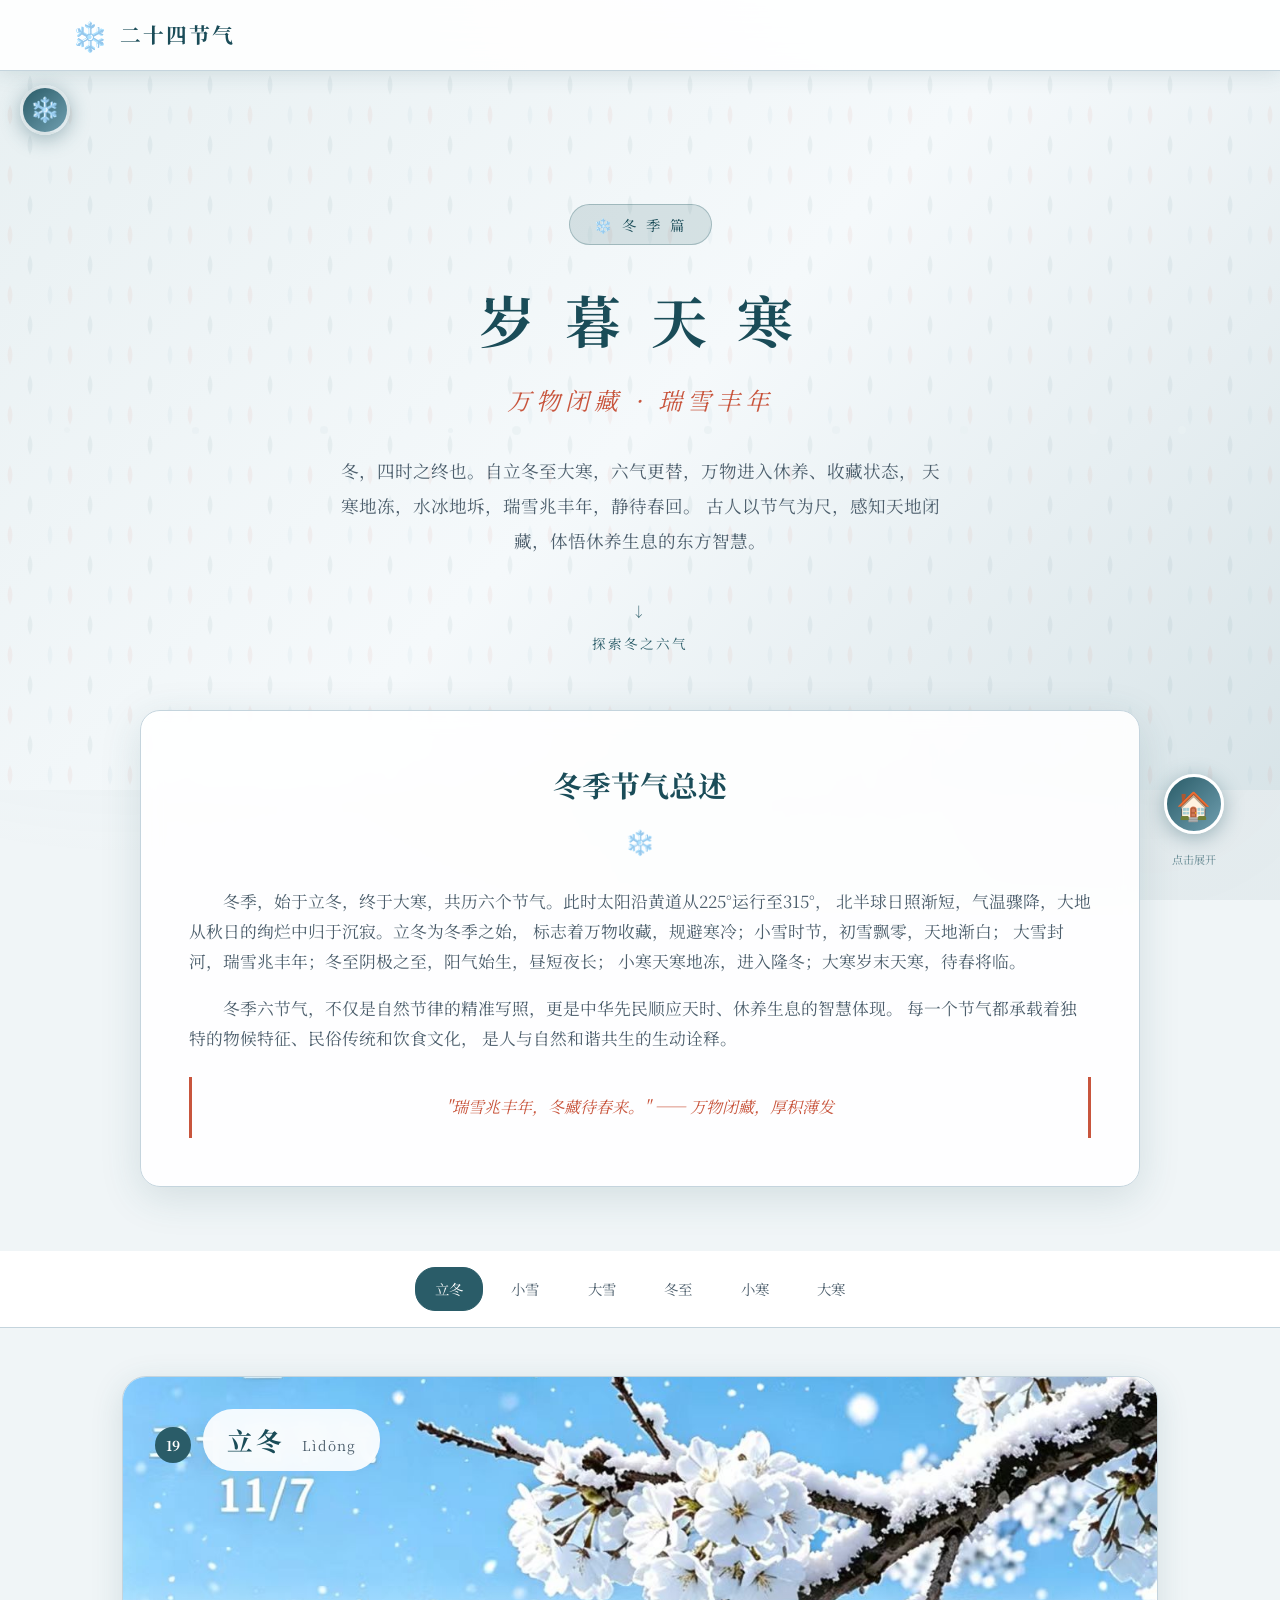
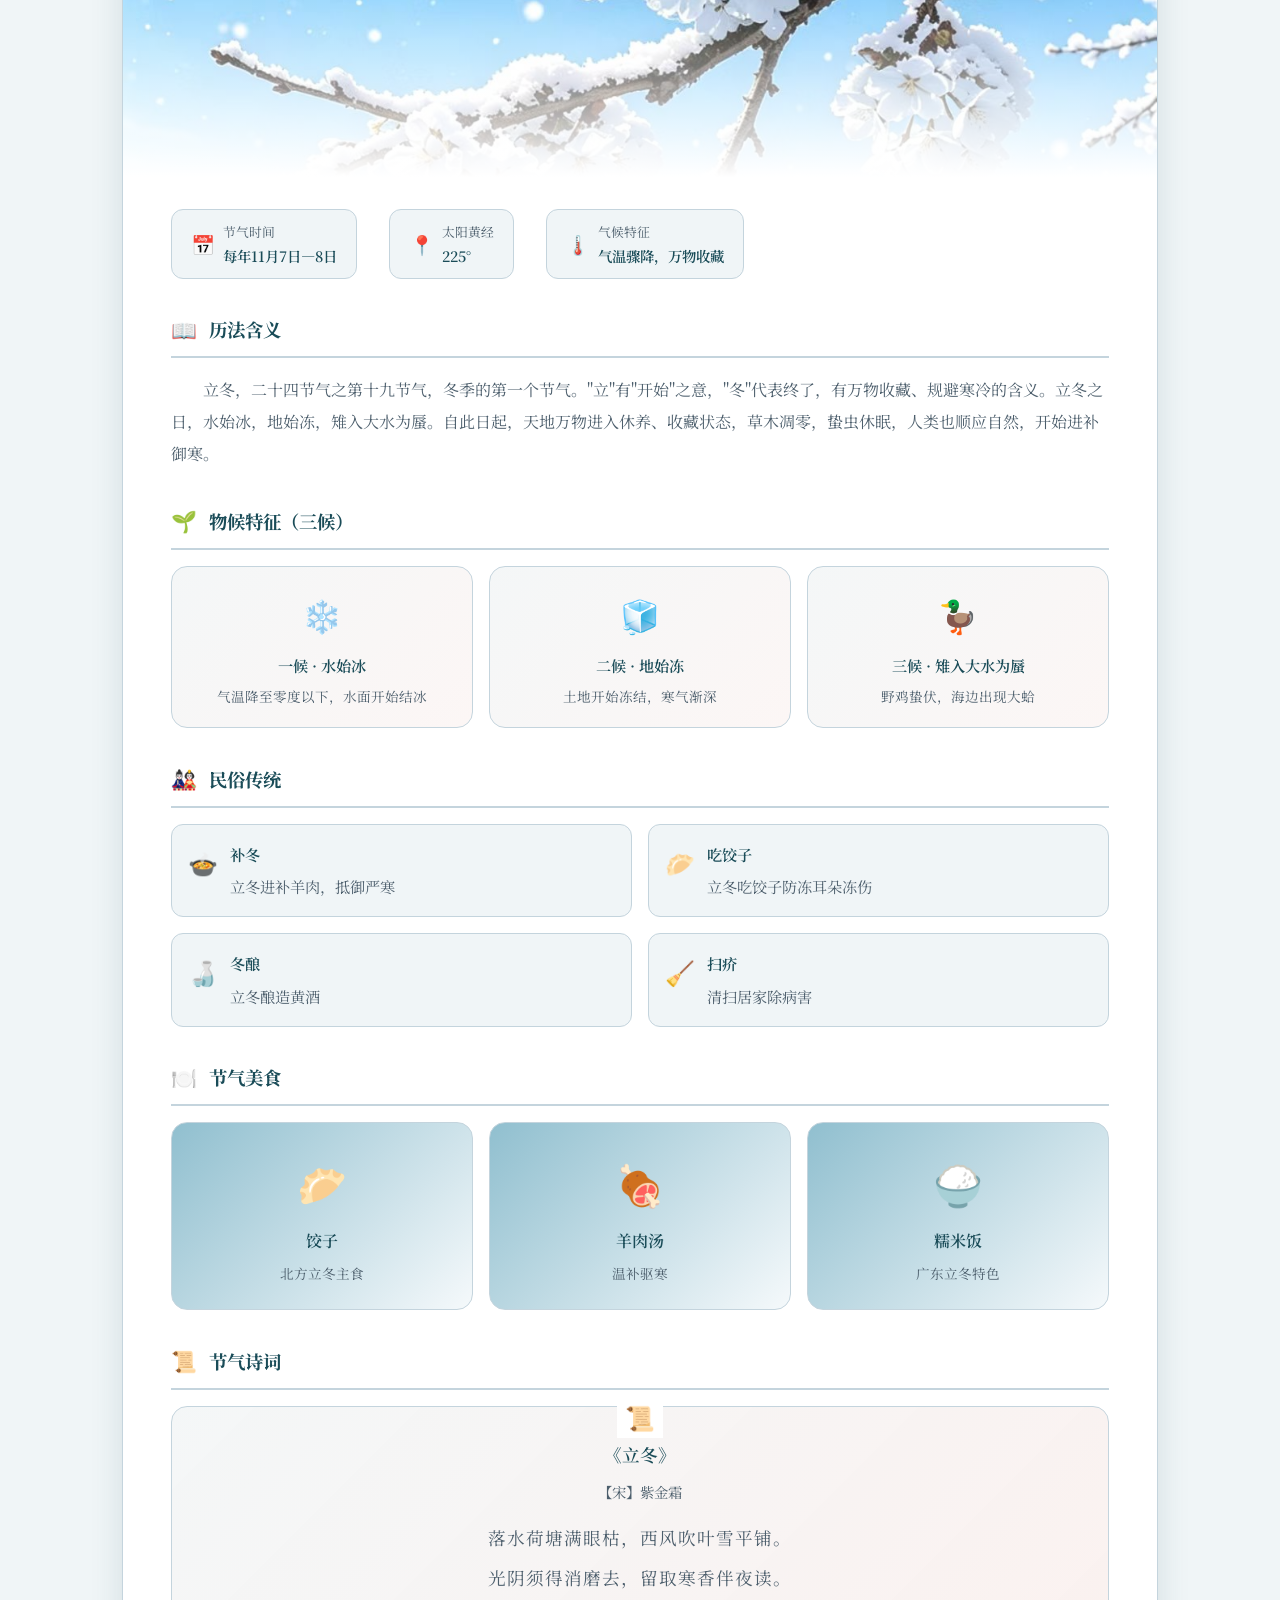
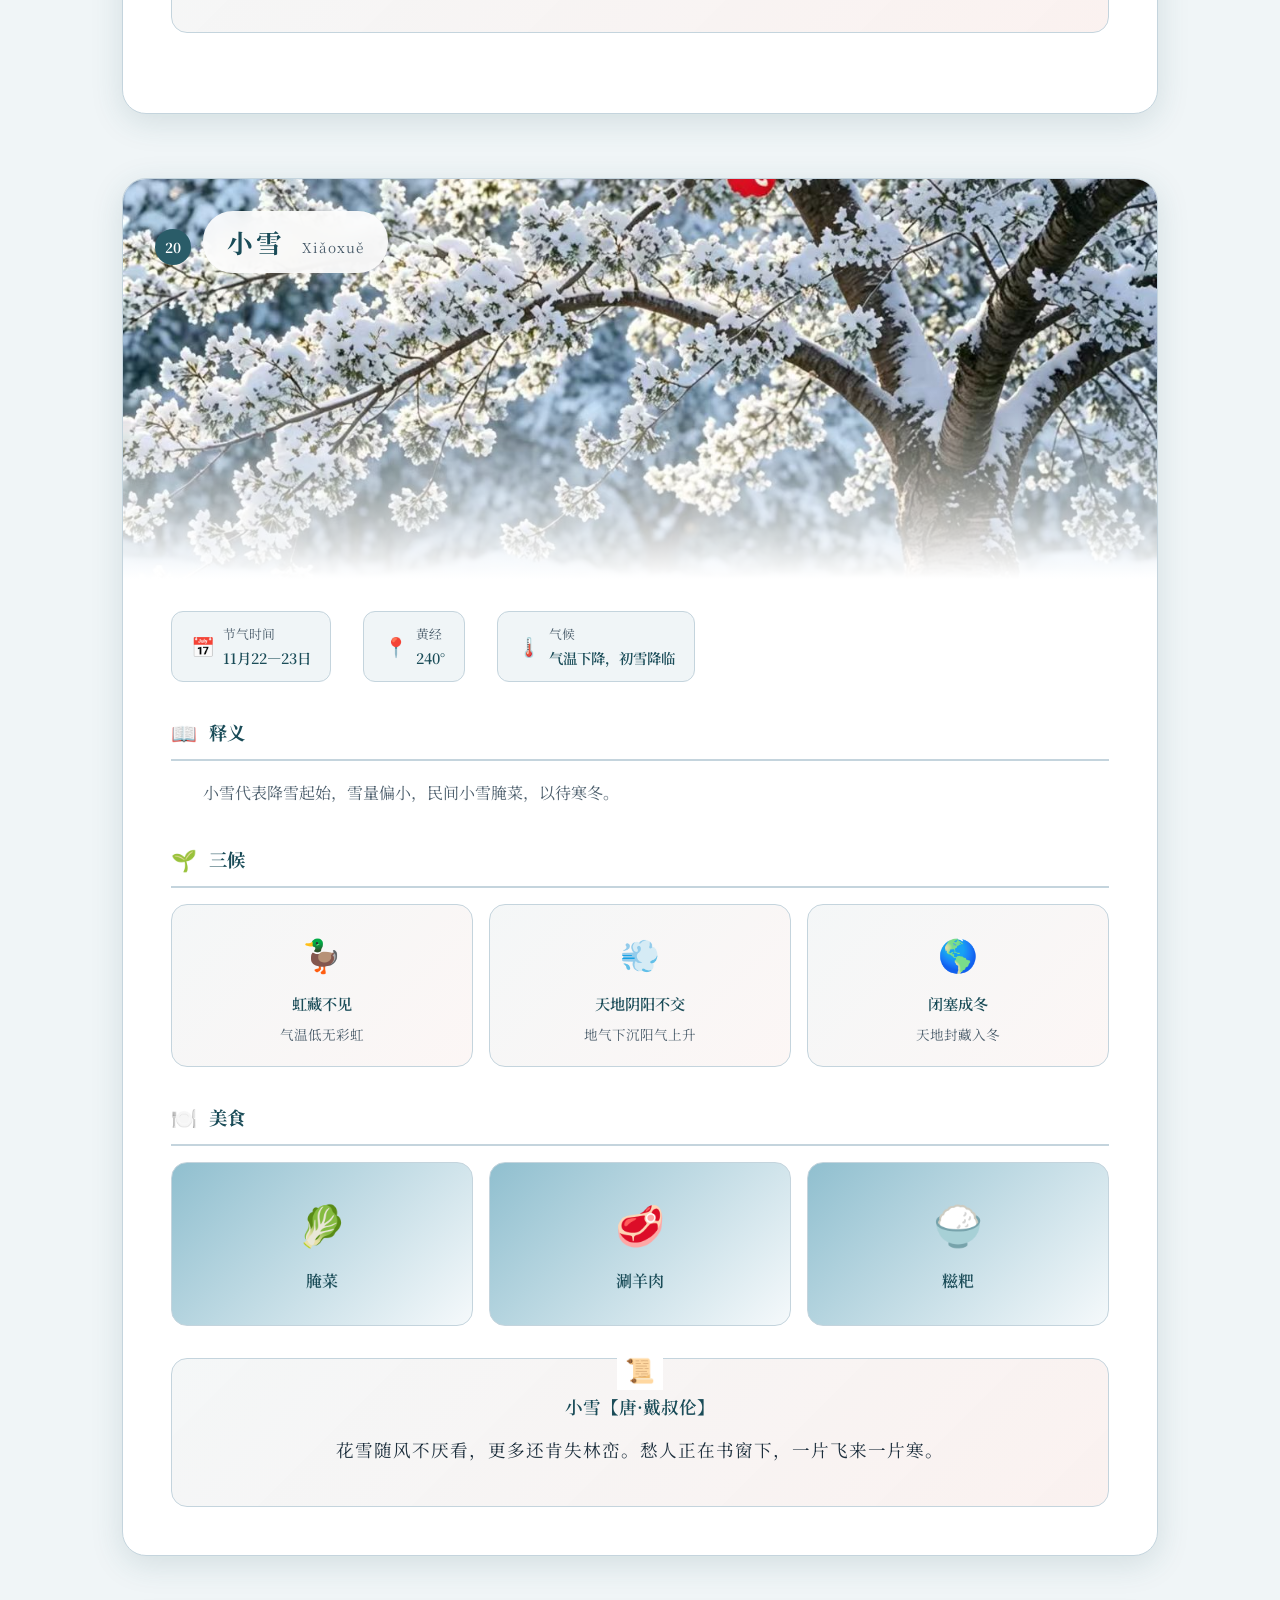
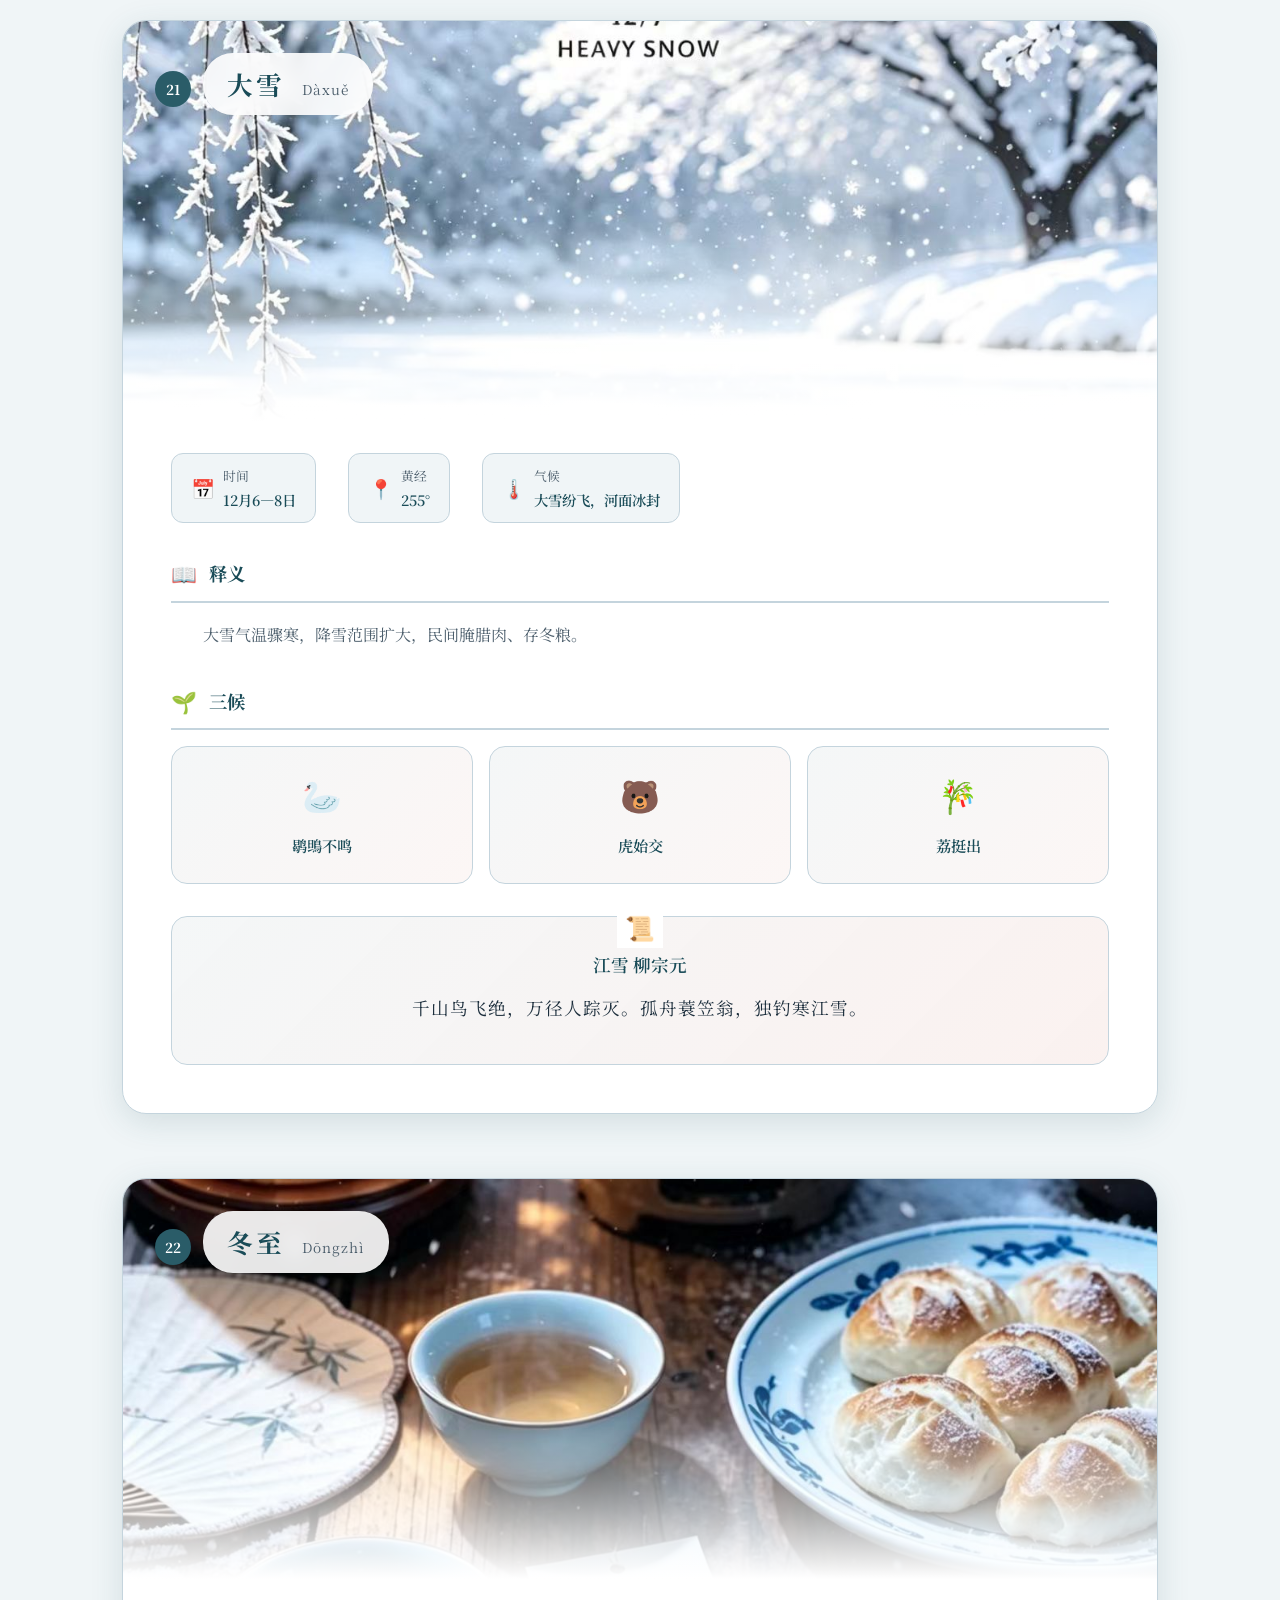
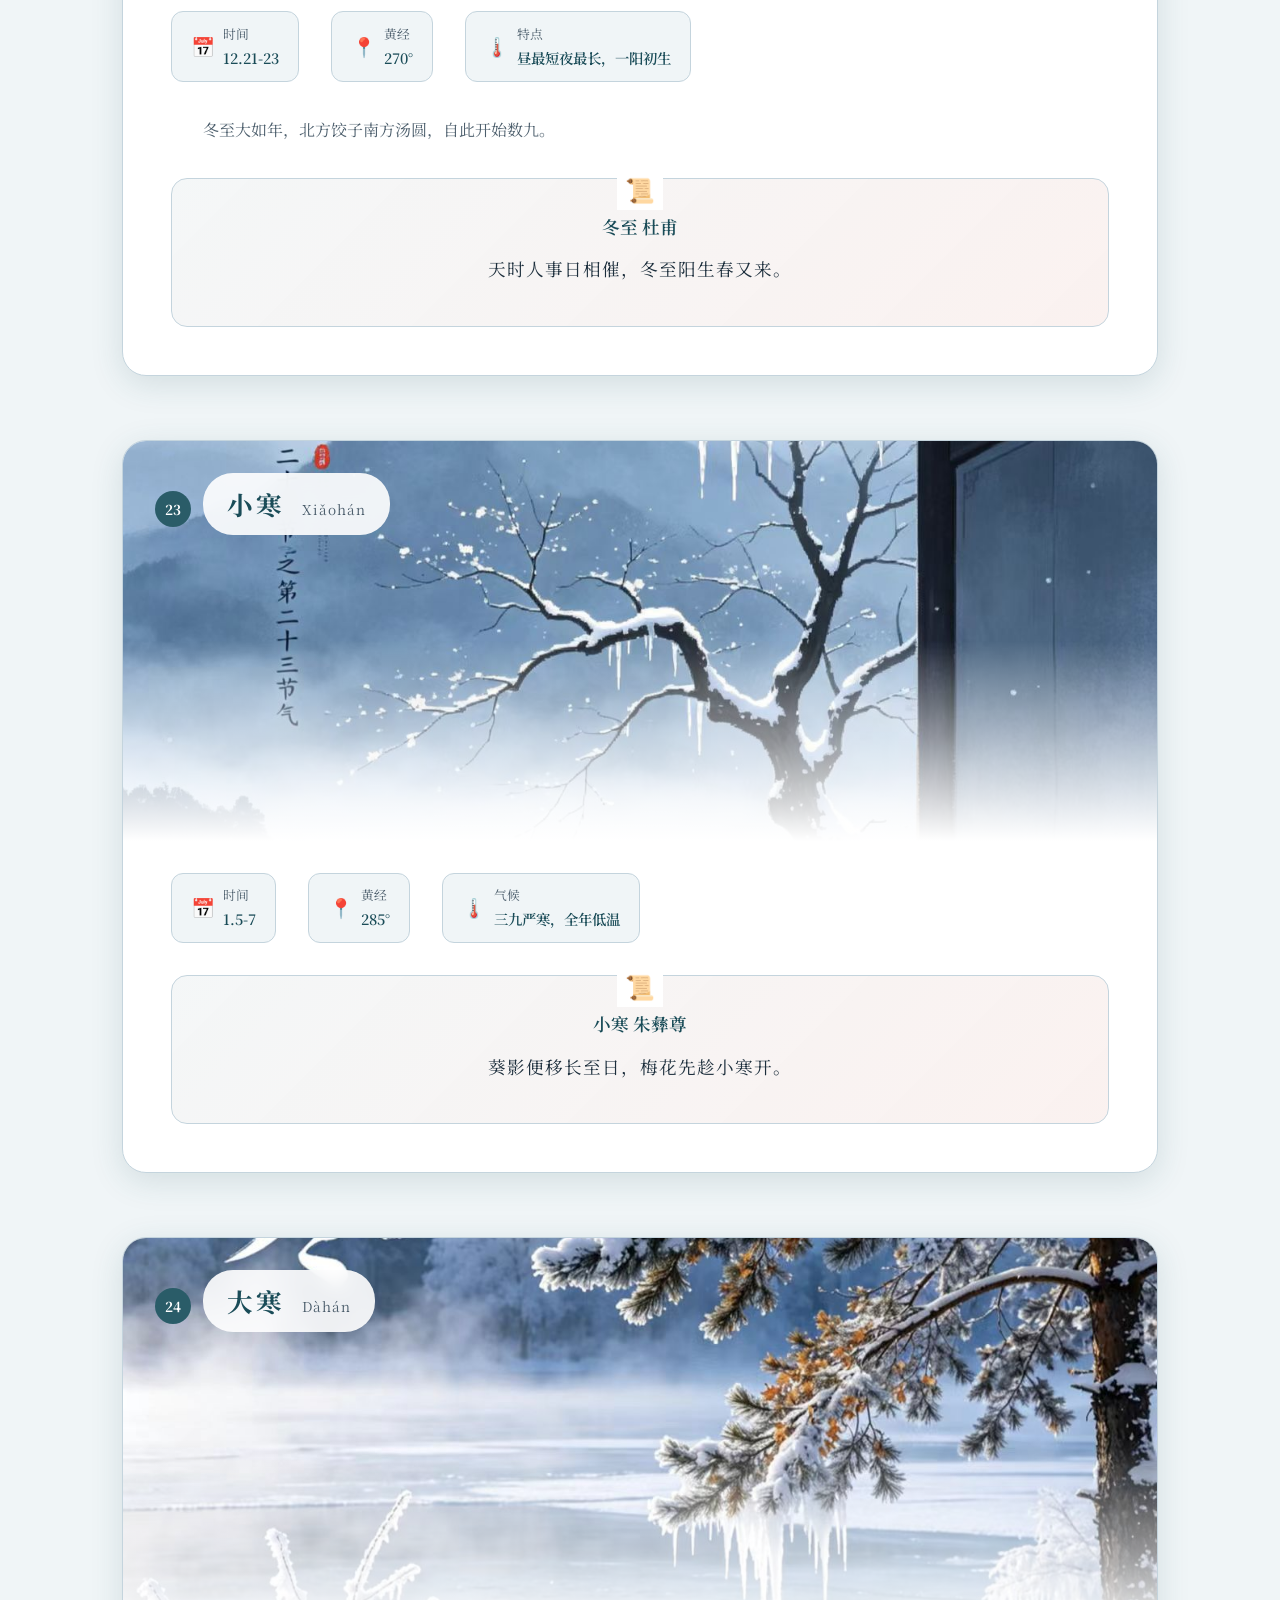
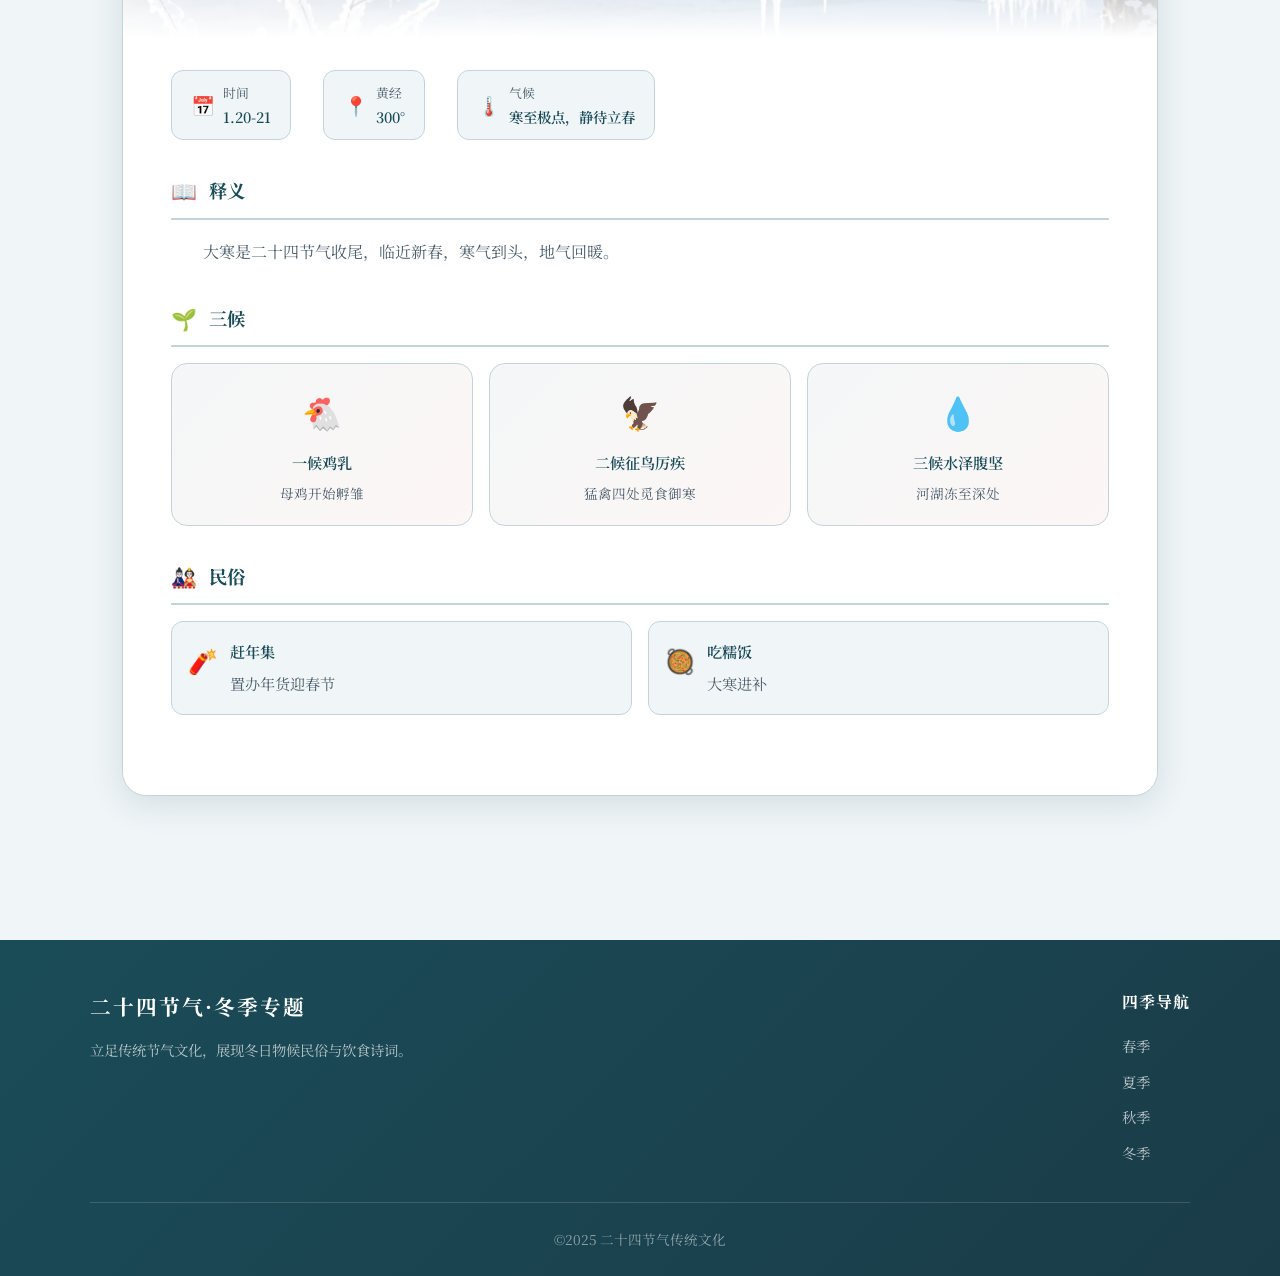
<file: winter.html>
<!DOCTYPE html>
<html lang="zh-CN">
<head>
  <meta charset="UTF-8">
  <meta name="viewport" content="width=device-width, initial-scale=1.0">
  <title>岁暮天寒 · 二十四节气之冬季篇</title>
  <meta name="description" content="冬季节气专题：立冬、小雪、大雪、冬至、小寒、大寒，感受万物闭藏、瑞雪丰年的东方智慧。">
  <meta name="keywords" content="二十四节气,冬季,立冬,小雪,大雪,冬至,小寒,大寒,中国传统节日">
  <link href="https://fonts.googleapis.com/css2?family=Noto+Serif+SC:wght@400;600;700&display=swap" rel="stylesheet">
  <style>
html {
  scroll-behavior: smooth;
  scroll-padding-top: 75px;
}
:root {
  --winter-green: #2A5C68;
  --winter-green-light: #4A7C88;
  --winter-green-dark: #1A4C58;
  --winter-white: #E8F0F2;
  --winter-white-light: #F5F9FB;
  --winter-red: #C8553D;
  --winter-red-light: #D8755D;
  --winter-blue: #709FB0;
  --winter-blue-light: #90BFCF;
  --winter-bg: #F0F5F7;
  --winter-card-bg: #FFFFFF;
  --winter-text: #1C2E3C;
  --winter-text-light: #4C5E6C;
  --winter-border: #C4D4DD;
  --winter-shadow: rgba(42, 92, 104, 0.15);
  --winter-gradient: linear-gradient(135deg, #E8F0F2 0%, #F5F9FB 50%, #D8E4E8 100%);
}
* {
  margin: 0;
  padding: 0;
  box-sizing: border-box;
}
body {
  font-family: "Noto Serif SC", "STSong", "SimSun", serif;
  background: var(--winter-bg);
  color: var(--winter-text);
  line-height: 1.8;
  overflow-x: hidden;
}
body::before {
  content: '';
  position: fixed;
  top: 0;
  left: 0;
  width: 100%;
  height: 100%;
  background:radial-gradient(circle at 10% 20%, rgba(112, 159, 176, 0.15) 0%, transparent 50%),radial-gradient(circle at 90% 80%, rgba(42, 92, 104, 0.08) 0%, transparent 50%),radial-gradient(circle at 50% 50%, rgba(200, 85, 61, 0.1) 0%, transparent 60%);
  pointer-events: none;
  z-index: 0;
}
.winter-nav {
  position: fixed;
  top: 0;
  left: 0;
  right: 0;
  z-index: 1000;
  background: rgba(255, 255, 255, 0.92);
  backdrop-filter: blur(20px);
  border-bottom: 1px solid var(--winter-border);
  box-shadow: 0 2px 20px var(--winter-shadow);
  transition: all 0.3s ease;
}
.winter-nav.scrolled {
  background: rgba(255, 255, 255, 0.97);
  box-shadow: 0 4px 30px var(--winter-shadow);
}
.nav-container {
  max-width: 1200px;
  margin: 0 auto;
  padding: 0 2rem;
  display: flex;
  align-items: center;
  justify-content: space-between;
  height: 70px;
}
.nav-logo {
  display: flex;
  align-items: center;
  gap: 0.75rem;
  text-decoration: none;
  color: var(--winter-green-dark);
}
.nav-logo-icon {font-size:1.8rem;}
.nav-logo-text {font-size:1.3rem;font-weight:700;letter-spacing:2px;}
.nav-links {display:flex;list-style:none;gap:0.5rem;}
.nav-links a {
  text-decoration:none;color:var(--winter-text-light);
  padding:0.5rem 1rem;border-radius:20px;font-size:0.95rem;
  transition:0.3s;position:relative;
}
.nav-links a:hover,.nav-links a.active {
  color:var(--winter-green-dark);background:rgba(42,92,104,0.1);
}
.nav-links a.active::after {
  content:'';position:absolute;bottom:2px;left:50%;transform:translateX(-50%);
  width:20px;height:3px;background:var(--winter-green);border-radius:2px;
}
.nav-toggle {display:none;flex-direction:column;gap:5px;cursor:pointer;padding:5px;}
.nav-toggle span {width:25px;height:2px;background:var(--winter-green-dark);border-radius:2px;}
.winter-hero {
  position:relative;margin-top:70px;min-height:80vh;display:flex;
  align-items:center;justify-content:center;background:var(--winter-gradient);overflow:hidden;
}
.hero-bg-pattern {
  position:absolute;top:0;left:0;width:100%;height:100%;opacity:0.06;
  background-image:url("data:image/svg+xml,%3Csvg width='60' height='60' viewBox='0 0 60 60' xmlns='http://www.w3.org/2000/svg'%3E%3Cpath d='M30 5 Q35 15 30 25 Q25 15 30 5Z' fill='%232A5C68'/%3E%3Cpath d='M10 35 Q15 45 10 55 Q5 45 10 35Z' fill='%23C8553D'/%3E%3Cpath d='M50 35 Q55 45 50 55 Q45 45 50 35Z' fill='%23709FB0'/%3E%3C/svg%3E");
  animation:patternFloat 30s linear infinite;
}
@keyframes patternFloat {0%{transform:translateY(0);}100%{transform:translateY(-60px);}}
.snowflake {
  position:absolute;width:8px;height:8px;background:var(--winter-white);
  border-radius:50%;opacity:0.8;animation:snowFall linear infinite;
}
@keyframes snowFall {
  0%{transform:translateY(-10vh) rotate(0deg) translateX(0);opacity:0.9;}
  25%{transform:translateY(25vh) rotate(90deg) translateX(30px);opacity:0.8;}
  50%{transform:translateY(50vh) rotate(180deg) translateX(-20px);opacity:0.7;}
  75%{transform:translateY(75vh) rotate(270deg) translateX(25px);opacity:0.5;}
  100%{transform:translateY(110vh) rotate(360deg) translateX(-10px);opacity:0;}
}
.hero-content {position:relative;z-index:2;text-align:center;padding:2rem;max-width:800px;}
.hero-season-label {
  display:inline-block;padding:0.4rem 1.5rem;background:rgba(42,92,104,0.15);
  border:1px solid rgba(42,92,104,0.3);border-radius:30px;color:var(--winter-green-dark);
  font-size:0.9rem;letter-spacing:3px;margin-bottom:1.5rem;
}
.hero-title {font-size:3.5rem;font-weight:700;color:var(--winter-green-dark);margin-bottom:0.5rem;letter-spacing:8px;}
.hero-subtitle {font-size:1.5rem;color:var(--winter-red);margin-bottom:2rem;letter-spacing:5px;font-style:italic;}
.hero-desc {font-size:1.1rem;color:var(--winter-text-light);line-height:2;max-width:600px;margin:0 auto 2.5rem;}
.hero-scroll-hint {display:flex;flex-direction:column;align-items:center;gap:0.5rem;color:var(--winter-green);font-size:0.85rem;letter-spacing:2px;animation:bounce 2s infinite;}
@keyframes bounce {0%,100%{transform:translateY(0);}50%{transform:translateY(8px);}}
.winter-intro {
  position:relative;z-index:1;max-width:1000px;margin:-5rem auto 4rem;padding:3rem;
  background:rgba(255,255,255,0.9);backdrop-filter:blur(10px);border-radius:20px;
  border:1px solid var(--winter-border);box-shadow:0 10px 40px var(--winter-shadow);
}
.intro-title {text-align:center;font-size:1.8rem;color:var(--winter-green-dark);margin-bottom:1.5rem;position:relative;}
.intro-title::after {content:'❄️';display:block;font-size:1.5rem;margin-top:0.5rem;}
.intro-text {font-size:1.05rem;color:var(--winter-text-light);text-indent:2em;margin-bottom:1rem;}
.intro-quote {text-align:center;font-style:italic;color:var(--winter-red);font-size:1rem;margin-top:1.5rem;padding:1rem;border-left:3px solid var(--winter-red);border-right:3px solid var(--winter-red);}
.term-nav {
  position:sticky;top:70px;z-index:100;background:rgba(255,255,255,0.95);backdrop-filter:blur(10px);
  border-bottom:1px solid var(--winter-border);padding:1rem 0;overflow-x:auto;
}
.term-nav::-webkit-scrollbar {height:3px;}
.term-nav::-webkit-scrollbar-thumb {background:var(--winter-green-light);border-radius:3px;}
.term-nav-inner {max-width:1200px;margin:0 auto;padding:0 2rem;display:flex;justify-content:center;gap:0.5rem;}
.term-nav a {
  text-decoration:none;color:var(--winter-text-light);padding:0.5rem 1.2rem;border-radius:20px;
  font-size:0.9rem;white-space:nowrap;border:1px solid transparent;transition:0.3s;
}
.term-nav a:hover {color:var(--winter-green-dark);background:rgba(42,92,104,0.08);border-color:var(--winter-border);}
.term-nav a.active {color:#fff;background:var(--winter-green);border-color:var(--winter-green);}
.terms-container {position:relative;z-index:1;max-width:1100px;margin:0 auto;padding:3rem 2rem;}
.term-card {
  background:var(--winter-card-bg);border-radius:24px;overflow:hidden;margin-bottom:4rem;
  box-shadow:0 8px 32px var(--winter-shadow);border:1px solid var(--winter-border);
  opacity:0;transform:translateY(40px);transition:0.3s;
}
.term-card.visible {opacity:1;transform:translateY(0);transition:0.8s;}
.term-card:hover {transform:translateY(-5px);box-shadow:0 16px 48px rgba(42,92,104,0.2);}
.term-card-header {position:relative;height:400px;overflow:hidden;}
.term-card-header img {width:100%;height:100%;object-fit:cover;transition:0.6s;}
.term-card:hover .term-card-header img {transform:scale(1.05);}
.term-card-header::after {content:'';position:absolute;bottom:0;left:0;right:0;height:50%;background:linear-gradient(to top,#fff 0%,transparent 100%);}
.term-card-overlay {position:absolute;top:2rem;left:2rem;z-index:2;}
.term-number {
  display:inline-block;width:36px;height:36px;line-height:36px;text-align:center;
  background:var(--winter-green);color:#fff;border-radius:50%;font-size:0.85rem;font-weight:700;margin-right:0.75rem;
}
.term-name-tag {
  display:inline-block;padding:0.5rem 1.5rem;background:rgba(255,255,255,0.9);backdrop-filter:blur(10px);
  border-radius:30px;font-size:1.6rem;font-weight:700;color:var(--winter-green-dark);letter-spacing:3px;
}
.term-pinyin {font-size:0.85rem;color:var(--winter-text-light);letter-spacing:1px;margin-left:0.5rem;font-weight:400;}
.term-card-body {padding:2rem 3rem 3rem;}
.term-meta {display:flex;gap:2rem;margin-bottom:2rem;flex-wrap:wrap;}
.term-meta-item {display:flex;align-items:center;gap:0.5rem;padding:0.6rem 1.2rem;background:var(--winter-bg);border-radius:12px;border:1px solid var(--winter-border);font-size:0.9rem;}
.term-meta-icon {font-size:1.2rem;}
.term-meta-label {color:var(--winter-text-light);font-size:0.8rem;}
.term-meta-value {color:var(--winter-green-dark);font-weight:600;}
.term-section {margin-bottom:2rem;}
.term-section-title {display:flex;align-items:center;gap:0.75rem;font-size:1.15rem;color:var(--winter-green-dark);margin-bottom:1rem;padding-bottom:0.5rem;border-bottom:2px solid var(--winter-border);}
.term-section-icon {font-size:1.3rem;}
.term-section p {color:var(--winter-text-light);text-indent:2em;margin-bottom:0.5rem;line-height:2;}
.phenology-list {list-style:none;display:grid;grid-template-columns:repeat(3,1fr);gap:1rem;margin-top:1rem;}
.phenology-item {text-align:center;padding:1.2rem;background:linear-gradient(135deg,rgba(42,92,104,0.05),rgba(200,85,61,0.05));border-radius:16px;border:1px solid var(--winter-border);transition:0.3s;}
.phenology-item:hover {transform:translateY(-3px);}
.phenology-icon {font-size:2rem;margin-bottom:0.5rem;}
.phenology-name {font-weight:600;color:var(--winter-green-dark);font-size:0.95rem;margin-bottom:0.3rem;}
.phenology-desc {font-size:0.85rem;color:var(--winter-text-light);text-indent:0;}
.custom-list {list-style:none;display:grid;grid-template-columns:repeat(2,1fr);gap:1rem;}
.custom-item {display:flex;align-items:flex-start;gap:0.75rem;padding:1rem;background:var(--winter-bg);border-radius:12px;border:1px solid var(--winter-border);}
.custom-item-icon {font-size:1.5rem;flex-shrink:0;}
.custom-item-text {font-size:0.95rem;color:var(--winter-text-light);text-indent:0;}
.custom-item-title {font-weight:600;color:var(--winter-green-dark);margin-bottom:0.3rem;}
.food-grid {display:grid;grid-template-columns:repeat(3,1fr);gap:1rem;}
.food-item {text-align:center;padding:1.5rem 1rem;background:linear-gradient(135deg,var(--winter-blue-light),var(--winter-white-light));border-radius:16px;border:1px solid var(--winter-border);transition:0.3s;}
.food-item:hover {transform:scale(1.03);}
.food-emoji {font-size:2.5rem;margin-bottom:0.5rem;}
.food-name {font-weight:600;color:var(--winter-green-dark);font-size:1rem;margin-bottom:0.3rem;}
.food-desc {font-size:0.85rem;color:var(--winter-text-light);text-indent:0;}
.poem-block {
  position:relative;padding:2rem;background:linear-gradient(135deg,rgba(42,92,104,0.05),rgba(200,85,61,0.08));
  border-radius:16px;border:1px solid var(--winter-border);text-align:center;
}
.poem-block::before {content:'📜';position:absolute;top:-0.75rem;left:50%;transform:translateX(-50%);font-size:1.5rem;background:var(--winter-card-bg);padding:0 0.5rem;}
.poem-title {font-size:1.1rem;color:var(--winter-green-dark);font-weight:600;margin-bottom:0.5rem;}
.poem-author {font-size:0.9rem;color:var(--winter-text-light);margin-bottom:1rem;}
.poem-content {font-size:1.1rem;color:var(--winter-text);line-height:2.2;letter-spacing:1px;}
.poem-content p {text-indent:0;margin-bottom:0.3rem;}
.winter-footer {
  position:relative;z-index:1;background:linear-gradient(135deg,var(--winter-green-dark),#1A3C48);
  color:rgba(255,255,255,0.85);padding:3rem 2rem 1.5rem;margin-top:2rem;
}
.footer-container {max-width:1100px;margin:0 auto;}
.footer-top {display:flex;justify-content:space-between;align-items:flex-start;flex-wrap:wrap;gap:2rem;padding-bottom:2rem;border-bottom:1px solid rgba(255,255,255,0.15);}
.footer-brand {max-width:350px;}
.footer-brand h3 {font-size:1.3rem;color:#fff;margin-bottom:0.75rem;letter-spacing:2px;}
.footer-brand p {font-size:0.9rem;line-height:1.8;opacity:0.8;}
.footer-links-group h4 {font-size:1rem;color:#fff;margin-bottom:0.75rem;letter-spacing:1px;}
.footer-links-group ul {list-style:none;}
.footer-links-group a {color:rgba(255,255,255,0.7);text-decoration:none;font-size:0.9rem;display:block;padding:0.3rem 0;transition:0.3s;}
.footer-links-group a:hover {color:var(--winter-blue);}
.footer-bottom {text-align:center;padding-top:1.5rem;font-size:0.85rem;opacity:0.6;}
.back-to-top {
  position:fixed;bottom:2rem;right:2rem;width:48px;height:48px;background:var(--winter-green);color:#fff;
  border:none;border-radius:50%;font-size:1.2rem;cursor:pointer;box-shadow:0 4px 16px var(--winter-shadow);
  opacity:0;visibility:hidden;transition:0.3s;z-index:999;
}
.back-to-top.visible {opacity:1;visibility:visible;}
.back-to-top:hover {background:var(--winter-green-dark);transform:translateY(-3px);}
@media(max-width:768px){
  .nav-links {display:none;position:absolute;top:70px;left:0;right:0;background:rgba(255,255,255,0.98);flex-direction:column;padding:1rem;border-bottom:1px solid var(--winter-border);box-shadow:0 10px 30px var(--winter-shadow);}
  .nav-links.open {display:flex;}
  .nav-toggle {display:flex;}
  .hero-title {font-size:2.2rem;letter-spacing:4px;}
  .hero-subtitle {font-size:1.1rem;}
  .winter-intro {margin:-3rem 1rem 2rem;padding:2rem 1.5rem;}
  .term-card-header {height:250px;}
  .term-card-body {padding:1.5rem;}
  .term-meta {flex-direction:column;gap:0.75rem;}
  .phenology-list {grid-template-columns:1fr;}
  .custom-list {grid-template-columns:1fr;}
  .food-grid {grid-template-columns:1fr 1fr;}
  .term-nav-inner {justify-content:flex-start;}
  .footer-top {flex-direction:column;}
}
@media(max-width:480px){
  .hero-title {font-size:1.8rem;}
  .food-grid {grid-template-columns:1fr;}
  .term-name-tag {font-size:1.2rem;}
}
@media print {
  .winter-nav,.term-nav,.back-to-top,.hero-scroll-hint,.snowflake,.hero-bg-pattern,.top-left-nav {display:none!important;}
  .winter-hero {min-height:auto;margin-top:0;}
  .term-card {break-inside:avoid;box-shadow:none;border:1px solid #ddd;}
}

/* ========== 左上角季节导航 ========== */
.top-left-nav {
  position: fixed;
  top: 85px;
  left: 20px;
  z-index: 999;
  display: flex;
  flex-direction: column;
  gap: 8px;
}
.top-left-nav-trigger {
  width: 50px;
  height: 50px;
  border-radius: 50%;
  background: linear-gradient(135deg, #2A5C68, #709FB0);
  border: 3px solid rgba(255,255,255,0.8);
  box-shadow: 0 4px 20px rgba(42,92,104,0.4);
  cursor: pointer;
  display: flex;
  align-items: center;
  justify-content: center;
  font-size: 24px;
  transition: all 0.4s cubic-bezier(0.175, 0.885, 0.32, 1.275);
  animation: leftNavPulseW 3s ease-in-out infinite;
}
.top-left-nav-trigger:hover {
  transform: scale(1.15) rotate(-10deg);
  box-shadow: 0 8px 35px rgba(42,92,104,0.6);
}
@keyframes leftNavPulseW {
  0%, 100% { box-shadow: 0 4px 20px rgba(42,92,104,0.4); }
  50% { box-shadow: 0 4px 30px rgba(42,92,104,0.7); }
}
.top-left-nav-menu {
  display: flex;
  flex-direction: column;
  gap: 6px;
  max-width: 0;
  overflow: hidden;
  transition: max-width 0.5s cubic-bezier(0.4, 0, 0.2, 1), opacity 0.3s ease;
  opacity: 0;
}
.top-left-nav-menu.show {
  max-width: 200px;
  opacity: 1;
}
.top-left-nav-item {
  background: rgba(255, 255, 255, 0.95);
  backdrop-filter: blur(10px);
  border-radius: 25px;
  padding: 10px 18px;
  text-decoration: none;
  color: #2A5C68;
  font-size: 14px;
  font-weight: 600;
  box-shadow: 0 3px 15px rgba(0,0,0,0.1);
  transition: all 0.3s ease;
  display: flex;
  align-items: center;
  gap: 8px;
  white-space: nowrap;
  transform: translateX(-20px);
}
.top-left-nav-menu.show .top-left-nav-item {
  transform: translateX(0);
}
.top-left-nav-menu.show .top-left-nav-item:nth-child(1) { transition-delay: 0.05s; }
.top-left-nav-menu.show .top-left-nav-item:nth-child(2) { transition-delay: 0.1s; }
.top-left-nav-menu.show .top-left-nav-item:nth-child(3) { transition-delay: 0.15s; }
.top-left-nav-menu.show .top-left-nav-item:nth-child(4) { transition-delay: 0.2s; }
.top-left-nav-menu.show .top-left-nav-item:nth-child(5) { transition-delay: 0.25s; }
.top-left-nav-menu.show .top-left-nav-item:nth-child(6) { transition-delay: 0.3s; }
.top-left-nav-menu.show .top-left-nav-item:nth-child(7) { transition-delay: 0.35s; }
.top-left-nav-item:hover {
  background: linear-gradient(135deg, #2A5C68, #709FB0);
  color: #fff;
  transform: translateX(5px) !important;
  box-shadow: 0 5px 20px rgba(42,92,104,0.3);
}
.top-left-nav-item.active {
  background: linear-gradient(135deg, #2A5C68, #709FB0);
  color: #fff;
}
.top-left-nav-hint {
  font-size: 10px;
  color: #2A5C68;
  text-align: center;
  opacity: 0;
  transition: opacity 0.3s ease;
  white-space: nowrap;
  margin-top: 4px;
}
.top-left-nav-trigger:hover + .top-left-nav-menu + .top-left-nav-hint,
.top-left-nav-menu.show ~ .top-left-nav-hint {
  opacity: 0.7;
}

  </style>
</head>
<body>

  <!-- ========== 左上角季节导航 ========== -->
  <div class="top-left-nav">
    <button class="top-left-nav-trigger" onclick="toggleTopLeftNav()" title="导航菜单">❄️</button>
    <div class="top-left-nav-menu" id="topLeftNavMenu">
      <a href="index.html" class="top-left-nav-item">🏠 首页总览</a>
      <a href="spring.html" class="top-left-nav-item">🌸 春季详情</a>
      <a href="summer.html" class="top-left-nav-item">☀️ 夏季详情</a>
      <a href="autumn.html" class="top-left-nav-item">🍂 秋季详情</a>
      <a href="winter.html" class="top-left-nav-item active">❄️ 冬季详情</a>
      <a href="culture.html" class="top-left-nav-item">📚 节气文化</a>
      <a href="scenery.html" class="top-left-nav-item">🏞️ 节气风物</a>
    </div>
    <span class="top-left-nav-hint">点击展开</span>
  </div>
  <script>
    function toggleTopLeftNav() {
      const menu = document.getElementById('topLeftNavMenu');
      const hint = menu.parentElement.querySelector('.top-left-nav-hint');
      menu.classList.toggle('show');
      hint.textContent = menu.classList.contains('show') ? '点击收起' : '点击展开';
    }
  </script>

  <nav class="winter-nav" id="mainNav">
    <div class="nav-container">
      <a href="#" class="nav-logo">
        <span class="nav-logo-icon">❄️</span>
        <span class="nav-logo-text">二十四节气</span>
      </a>
      <div class="nav-toggle" id="navToggle">
        <span></span><span></span><span></span>
      </div>
    </div>
  </nav>
  <section class="winter-hero" id="hero">
    <div class="hero-bg-pattern"></div>
    <div class="snowflake" style="left:5%; animation-duration:8s; animation-delay:0s; width:6px; height:6px;"></div>
    <div class="snowflake" style="left:15%; animation-duration:10s; animation-delay:1s; width:7px; height:7px;"></div>
    <div class="snowflake" style="left:25%; animation-duration:9s; animation-delay:2s;"></div>
    <div class="snowflake" style="left:40%; animation-duration:11s; animation-delay:0.5s; width:9px; height:9px;"></div>
    <div class="snowflake" style="left:55%; animation-duration:8.5s; animation-delay:3s;"></div>
    <div class="snowflake" style="left:65%; animation-duration:10.5s; animation-delay:1.5s; width:8px; height:8px;"></div>
    <div class="snowflake" style="left:75%; animation-duration:9.5s; animation-delay:2.5s;"></div>
    <div class="snowflake" style="left:85%; animation-duration:11.5s; animation-delay:0.8s; width:10px; height:10px;"></div>
    <div class="snowflake" style="left:92%; animation-duration:8.8s; animation-delay:3.5s;"></div>
    <div class="snowflake" style="left:35%; animation-duration:10.2s; animation-delay:4s; width:5px; height:5px;"></div>
    <div class="hero-content">
      <div class="hero-season-label">❄️ 冬 季 篇</div>
      <h1 class="hero-title">岁 暮 天 寒</h1>
      <p class="hero-subtitle">万物闭藏 · 瑞雪丰年</p>
      <p class="hero-desc">
        冬，四时之终也。自立冬至大寒，六气更替，万物进入休养、收藏状态，
        天寒地冻，水冰地坼，瑞雪兆丰年，静待春回。
        古人以节气为尺，感知天地闭藏，体悟休养生息的东方智慧。
      </p>
      <div class="hero-scroll-hint"><span>↓</span><span>探索冬之六气</span></div>
    </div>
  </section>
  <section class="winter-intro" id="intro">
    <h2 class="intro-title">冬季节气总述</h2>
    <p class="intro-text">
      冬季，始于立冬，终于大寒，共历六个节气。此时太阳沿黄道从225°运行至315°，
      北半球日照渐短，气温骤降，大地从秋日的绚烂中归于沉寂。立冬为冬季之始，
      标志着万物收藏，规避寒冷；小雪时节，初雪飘零，天地渐白；
      大雪封河，瑞雪兆丰年；冬至阴极之至，阳气始生，昼短夜长；
      小寒天寒地冻，进入隆冬；大寒岁末天寒，待春将临。
    </p>
    <p class="intro-text">
      冬季六节气，不仅是自然节律的精准写照，更是中华先民顺应天时、休养生息的智慧体现。
      每一个节气都承载着独特的物候特征、民俗传统和饮食文化，
      是人与自然和谐共生的生动诠释。
    </p>
    <div class="intro-quote">"瑞雪兆丰年，冬藏待春来。" —— 万物闭藏，厚积薄发</div>
  </section>
  <div class="term-nav" id="termNav">
    <div class="term-nav-inner">
      <a href="#lidong" class="active">立冬</a>
      <a href="#xiaoxue">小雪</a>
      <a href="#daxue">大雪</a>
      <a href="#dongzhi">冬至</a>
      <a href="#xiaohan">小寒</a>
      <a href="#dahan">大寒</a>
    </div>
  </div>
  <div class="terms-container">
    <article class="term-card" id="lidong">
      <div class="term-card-header"><img src="./立冬.jpg" alt="立冬"></div>
      <div class="term-card-overlay"><span class="term-number">19</span><span class="term-name-tag">立冬 <span class="term-pinyin">Lìdōng</span></span></div>
      <div class="term-card-body">
        <div class="term-meta">
          <div class="term-meta-item"><span class="term-meta-icon">📅</span><div><div class="term-meta-label">节气时间</div><div class="term-meta-value">每年11月7日—8日</div></div></div>
          <div class="term-meta-item"><span class="term-meta-icon">📍</span><div><div class="term-meta-label">太阳黄经</div><div class="term-meta-value">225°</div></div></div>
          <div class="term-meta-item"><span class="term-meta-icon">🌡️</span><div><div class="term-meta-label">气候特征</div><div class="term-meta-value">气温骤降，万物收藏</div></div></div>
        </div>
        <div class="term-section"><h3 class="term-section-title"><span class="term-section-icon">📖</span> 历法含义</h3><p>立冬，二十四节气之第十九节气，冬季的第一个节气。"立"有"开始"之意，"冬"代表终了，有万物收藏、规避寒冷的含义。立冬之日，水始冰，地始冻，雉入大水为蜃。自此日起，天地万物进入休养、收藏状态，草木凋零，蛰虫休眠，人类也顺应自然，开始进补御寒。</p></div>
        <div class="term-section">
          <h3 class="term-section-title"><span class="term-section-icon">🌱</span> 物候特征（三候）</h3>
          <ul class="phenology-list">
            <li class="phenology-item"><div class="phenology-icon">❄️</div><div class="phenology-name">一候 · 水始冰</div><div class="phenology-desc">气温降至零度以下，水面开始结冰</div></li>
            <li class="phenology-item"><div class="phenology-icon">🧊</div><div class="phenology-name">二候 · 地始冻</div><div class="phenology-desc">土地开始冻结，寒气渐深</div></li>
            <li class="phenology-item"><div class="phenology-icon">🦆</div><div class="phenology-name">三候 · 雉入大水为蜃</div><div class="phenology-desc">野鸡蛰伏，海边出现大蛤</div></li>
          </ul>
        </div>
        <div class="term-section">
          <h3 class="term-section-title"><span class="term-section-icon">🎎</span> 民俗传统</h3>
          <ul class="custom-list">
            <li class="custom-item"><span class="custom-item-icon">🍲</span><div class="custom-item-text"><div class="custom-item-title">补冬</div>立冬进补羊肉，抵御严寒</div></li>
            <li class="custom-item"><span class="custom-item-icon">🥟</span><div class="custom-item-text"><div class="custom-item-title">吃饺子</div>立冬吃饺子防冻耳朵冻伤</div></li>
            <li class="custom-item"><span class="custom-item-icon">🍶</span><div class="custom-item-text"><div class="custom-item-title">冬酿</div>立冬酿造黄酒</div></li>
            <li class="custom-item"><span class="custom-item-icon">🧹</span><div class="custom-item-text"><div class="custom-item-title">扫疥</div>清扫居家除病害</div></li>
          </ul>
        </div>
        <div class="term-section">
          <h3 class="term-section-title"><span class="term-section-icon">🍽️</span> 节气美食</h3>
          <div class="food-grid">
            <div class="food-item"><div class="food-emoji">🥟</div><div class="food-name">饺子</div><div class="food-desc">北方立冬主食</div></div>
            <div class="food-item"><div class="food-emoji">🍖</div><div class="food-name">羊肉汤</div><div class="food-desc">温补驱寒</div></div>
            <div class="food-item"><div class="food-emoji">🍚</div><div class="food-name">糯米饭</div><div class="food-desc">广东立冬特色</div></div>
          </div>
        </div>
        <div class="term-section">
          <h3 class="term-section-title"><span class="term-section-icon">📜</span> 节气诗词</h3>
          <div class="poem-block">
            <div class="poem-title">《立冬》</div>
            <div class="poem-author">【宋】紫金霜</div>
            <div class="poem-content"><p>落水荷塘满眼枯，西风吹叶雪平铺。</p><p>光阴须得消磨去，留取寒香伴夜读。</p></div>
          </div>
        </div>
      </div>
    </article>
    <article class="term-card" id="xiaoxue">
      <div class="term-card-header"><img src="./小雪.jpg" alt="小雪"></div>
      <div class="term-card-overlay"><span class="term-number">20</span><span class="term-name-tag">小雪 <span class="term-pinyin">Xiǎoxuě</span></span></div>
      <div class="term-card-body">
        <div class="term-meta">
          <div class="term-meta-item"><span class="term-meta-icon">📅</span><div><div class="term-meta-label">节气时间</div><div class="term-meta-value">11月22—23日</div></div></div>
          <div class="term-meta-item"><span class="term-meta-icon">📍</span><div><div class="term-meta-label">黄经</div><div class="term-meta-value">240°</div></div></div>
          <div class="term-meta-item"><span class="term-meta-icon">🌡️</span><div><div class="term-meta-label">气候</div><div class="term-meta-value">气温下降，初雪降临</div></div></div>
        </div>
        <div class="term-section"><h3 class="term-section-title"><span class="term-section-icon">📖</span>释义</h3><p>小雪代表降雪起始，雪量偏小，民间小雪腌菜，以待寒冬。</p></div>
        <div class="term-section">
          <h3 class="term-section-title"><span class="term-section-icon">🌱</span>三候</h3>
          <ul class="phenology-list">
            <li class="phenology-item"><div class="phenology-icon">🦆</div><div class="phenology-name">虹藏不见</div><div class="phenology-desc">气温低无彩虹</div></li>
            <li class="phenology-item"><div class="phenology-icon">💨</div><div class="phenology-name">天地阴阳不交</div><div class="phenology-desc">地气下沉阳气上升</div></li>
            <li class="phenology-item"><div class="phenology-icon">🌎</div><div class="phenology-name">闭塞成冬</div><div class="phenology-desc">天地封藏入冬</div></li>
          </ul>
        </div>
        <div class="term-section">
          <h3 class="term-section-title"><span class="term-section-icon">🍽️</span>美食</h3>
          <div class="food-grid">
            <div class="food-item"><div class="food-emoji">🥬</div><div class="food-name">腌菜</div></div>
            <div class="food-item"><div class="food-emoji">🥩</div><div class="food-name">涮羊肉</div></div>
            <div class="food-item"><div class="food-emoji">🍚</div><div class="food-name">糍粑</div></div>
          </div>
        </div>
        <div class="poem-block"><div class="poem-title">小雪【唐·戴叔伦】</div><div class="poem-content"><p>花雪随风不厌看，更多还肯失林峦。愁人正在书窗下，一片飞来一片寒。</p></div></div>
      </div>
    </article>
    <article class="term-card" id="daxue">
      <div class="term-card-header"><img src="./大雪.jpg" alt="大雪"></div>
      <div class="term-card-overlay"><span class="term-number">21</span><span class="term-name-tag">大雪 <span class="term-pinyin">Dàxuě</span></span></div>
      <div class="term-card-body">
        <div class="term-meta">
          <div class="term-meta-item"><span class="term-meta-icon">📅</span><div><div class="term-meta-label">时间</div><div class="term-meta-value">12月6—8日</div></div></div>
          <div class="term-meta-item"><span class="term-meta-icon">📍</span><div><div class="term-meta-label">黄经</div><div class="term-meta-value">255°</div></div></div>
          <div class="term-meta-item"><span class="term-meta-icon">🌡️</span><div><div class="term-meta-label">气候</div><div class="term-meta-value">大雪纷飞，河面冰封</div></div></div>
        </div>
        <div class="term-section"><h3 class="term-section-title"><span class="term-section-icon">📖</span>释义</h3><p>大雪气温骤寒，降雪范围扩大，民间腌腊肉、存冬粮。</p></div>
        <div class="term-section">
          <h3 class="term-section-title"><span class="term-section-icon">🌱</span>三候</h3>
          <ul class="phenology-list">
            <li class="phenology-item"><div class="phenology-icon">🦢</div><div class="phenology-name">鹖鴠不鸣</div></li>
            <li class="phenology-item"><div class="phenology-icon">🐻</div><div class="phenology-name">虎始交</div></li>
            <li class="phenology-item"><div class="phenology-icon">🎋</div><div class="phenology-name">荔挺出</div></li>
          </ul>
        </div>
        <div class="poem-block"><div class="poem-title">江雪 柳宗元</div><div class="poem-content"><p>千山鸟飞绝，万径人踪灭。孤舟蓑笠翁，独钓寒江雪。</p></div></div>
      </div>
    </article>
    <article class="term-card" id="dongzhi">
      <div class="term-card-header"><img src="./冬至.jpg" alt="冬至"></div>
      <div class="term-card-overlay"><span class="term-number">22</span><span class="term-name-tag">冬至 <span class="term-pinyin">Dōngzhì</span></span></div>
      <div class="term-card-body">
        <div class="term-meta">
          <div class="term-meta-item"><span class="term-meta-icon">📅</span><div><div class="term-meta-label">时间</div><div class="term-meta-value">12.21-23</div></div></div>
          <div class="term-meta-item"><span class="term-meta-icon">📍</span><div><div class="term-meta-label">黄经</div><div class="term-meta-value">270°</div></div></div>
          <div class="term-meta-item"><span class="term-meta-icon">🌡️</span><div><div class="term-meta-label">特点</div><div class="term-meta-value">昼最短夜最长，一阳初生</div></div></div>
        </div>
        <div class="term-section"><p>冬至大如年，北方饺子南方汤圆，自此开始数九。</p></div>
        <div class="poem-block"><div class="poem-title">冬至 杜甫</div><div class="poem-content"><p>天时人事日相催，冬至阳生春又来。</p></div></div>
      </div>
    </article>
    <article class="term-card" id="xiaohan">
      <div class="term-card-header"><img src="./小寒.jpg" alt="小寒"></div>
      <div class="term-card-overlay"><span class="term-number">23</span><span class="term-name-tag">小寒 <span class="term-pinyin">Xiǎohán</span></span></div>
      <div class="term-card-body">
        <div class="term-meta">
          <div class="term-meta-item"><span class="term-meta-icon">📅</span><div><div class="term-meta-label">时间</div><div class="term-meta-value">1.5-7</div></div></div>
          <div class="term-meta-item"><span class="term-meta-icon">📍</span><div><div class="term-meta-label">黄经</div><div class="term-meta-value">285°</div></div></div>
          <div class="term-meta-item"><span class="term-meta-icon">🌡️</span><div><div class="term-meta-label">气候</div><div class="term-meta-value">三九严寒，全年低温</div></div></div>
        </div>
        <div class="poem-block"><div class="poem-title">小寒 朱彝尊</div><div class="poem-content"><p>葵影便移长至日，梅花先趁小寒开。</p></div></div>
      </div>
    </article>
    <article class="term-card" id="dahan">
      <div class="term-card-header"><img src="./大寒.jpg" alt="大寒"></div>
      <div class="term-card-overlay"><span class="term-number">24</span><span class="term-name-tag">大寒 <span class="term-pinyin">Dàhán</span></span></div>
      <div class="term-card-body">
        <div class="term-meta">
          <div class="term-meta-item"><span class="term-meta-icon">📅</span><div><div class="term-meta-label">时间</div><div class="term-meta-value">1.20-21</div></div></div>
          <div class="term-meta-item"><span class="term-meta-icon">📍</span><div><div class="term-meta-label">黄经</div><div class="term-meta-value">300°</div></div></div>
          <div class="term-meta-item"><span class="term-meta-icon">🌡️</span><div><div class="term-meta-label">气候</div><div class="term-meta-value">寒至极点，静待立春</div></div></div>
        </div>
        <div class="term-section"><h3 class="term-section-title"><span class="term-section-icon">📖</span>释义</h3><p>大寒是二十四节气收尾，临近新春，寒气到头，地气回暖。</p></div>
        <div class="term-section">
          <h3 class="term-section-title"><span class="term-section-icon">🌱</span>三候</h3>
          <ul class="phenology-list">
            <li class="phenology-item"><div class="phenology-icon">🐔</div><div class="phenology-name">一候鸡乳</div><div class="phenology-desc">母鸡开始孵雏</div></li>
            <li class="phenology-item"><div class="phenology-icon">🦅</div><div class="phenology-name">二候征鸟厉疾</div><div class="phenology-desc">猛禽四处觅食御寒</div></li>
            <li class="phenology-item"><div class="phenology-icon">💧</div><div class="phenology-name">三候水泽腹坚</div><div class="phenology-desc">河湖冻至深处</div></li>
          </ul>
        </div>
        <div class="term-section">
          <h3 class="term-section-title"><span class="term-section-icon">🎎</span>民俗</h3>
          <ul class="custom-list">
            <li class="custom-item"><span class="custom-item-icon">🧨</span><div class="custom-item-text"><div class="custom-item-title">赶年集</div>置办年货迎春节</div></li>
            <li class="custom-item"><span class="custom-item-icon">🥘</span><div class="custom-item-text"><div class="custom-item-title">吃糯饭</div>大寒进补</div></li>
          </ul>
        </div>
      </div>
    </article>
  </div>
  <footer class="winter-footer">
    <div class="footer-container">
      <div class="footer-top">
        <div class="footer-brand"><h3>二十四节气·冬季专题</h3><p>立足传统节气文化，展现冬日物候民俗与饮食诗词。</p></div>
        <div class="footer-links-group"><h4>四季导航</h4><ul><li><a href="#">春季</a></li><li><a href="#">夏季</a></li><li><a href="#">秋季</a></li><li><a href="#">冬季</a></li></ul></div>
      </div>
      <div class="footer-bottom">©2025 二十四节气传统文化</div>
    </div>
  </footer>
  <button class="back-to-top">↑</button>
<script>
const mainNav = document.getElementById('mainNav');
const navToggle = document.getElementById('navToggle');
const navLinks = document.getElementById('navLinks');
const backToTop = document.querySelector('.back-to-top');
const termNavLinks = document.querySelectorAll('.term-nav a');
const termCards = document.querySelectorAll('.term-card');
window.addEventListener('scroll',()=>{
  mainNav.classList.toggle('scrolled',window.scrollY>50);
  backToTop.classList.toggle('visible',window.scrollY>400);
  termCards.forEach(card=>{
    const t = card.getBoundingClientRect().top;
    if(t<window.innerHeight-150) card.classList.add('visible');
  });
  let now = window.scrollY+200;
  termNavLinks.forEach(link=>link.classList.remove('active'));
  termCards.forEach((card,idx)=>{
    if(now>=card.offsetTop&&now<card.offsetTop+card.offsetHeight){
      termNavLinks[idx].classList.add('active');
    }
  })
})
navToggle.onclick = ()=>navLinks.classList.toggle('open');
termNavLinks.forEach(item=>{
  item.onclick = e=>{
    e.preventDefault();
    const id = item.getAttribute('href');
    const dom = document.querySelector(id);
    dom.scrollIntoView({behavior:'smooth',block:'start'});
  }
})
backToTop.onclick = ()=>window.scrollTo({top:0,behavior:'smooth'});
window.onload = ()=>{
  setTimeout(()=>termCards[0].classList.add('visible'),200);
}
</script>

<!-- ========== 返回首页浮动按钮 - 节气徽章浮球 ========== -->
<style>
.home-float-btn{position:fixed;bottom:30px;right:30px;z-index:9999;display:flex;flex-direction:column;align-items:center;gap:8px}
.float-btn-main{width:60px;height:60px;border-radius:50%;background:linear-gradient(135deg,#2A5C68,#709FB0);border:3px solid #fff;box-shadow:0 4px 20px rgba(42,92,104,0.4);cursor:pointer;display:flex;align-items:center;justify-content:center;font-size:28px;transition:all 0.4s cubic-bezier(0.175,0.885,0.32,1.275);animation:floatPulseW 3s ease-in-out infinite}
.float-btn-main:hover{transform:scale(1.15) rotate(10deg);box-shadow:0 6px 30px rgba(42,92,104,0.6)}
@keyframes floatPulseW{0%,100%{transform:translateY(0)}50%{transform:translateY(-8px)}}
.float-expand-menu{display:flex;flex-direction:column;gap:10px;max-height:0;overflow:hidden;transition:max-height 0.5s ease,opacity 0.3s ease;opacity:0}
.float-expand-menu.show{max-height:200px;opacity:1}
.float-menu-item{background:rgba(255,255,255,0.95);border-radius:25px;padding:10px 18px;text-decoration:none;color:#2A5C68;font-size:14px;font-weight:600;box-shadow:0 3px 15px rgba(0,0,0,0.1);transition:all 0.3s ease;display:flex;align-items:center;gap:8px;white-space:nowrap}
.float-menu-item:hover{background:linear-gradient(135deg,#2A5C68,#709FB0);color:#fff;transform:translateX(-5px)}
.float-hint{font-size:11px;color:#2A5C68;text-align:center;opacity:0.7}
</style>
<div class="home-float-btn">
  <div class="float-btn-main" onclick="toggleFloatMenu()" title="返回首页">🏠</div>
  <div class="float-expand-menu" id="floatMenu">
    <a href="index.html" class="float-menu-item">🌿 首页总览</a>
    <a href="spring.html" class="float-menu-item">🌸 春季详情</a>
    <a href="summer.html" class="float-menu-item">☀️ 夏季详情</a>
    <a href="autumn.html" class="float-menu-item">🍂 秋季详情</a>
    <a href="winter.html" class="float-menu-item">❄️ 冬季详情</a>
  </div>
  <span class="float-hint" id="floatHint">点击展开</span>
</div>
<script>function toggleFloatMenu(){const menu=document.getElementById('floatMenu');const hint=document.getElementById('floatHint');menu.classList.toggle('show');hint.textContent=menu.classList.contains('show')?'点击收起':'点击展开'}</script>

</body>
</html>
</file>
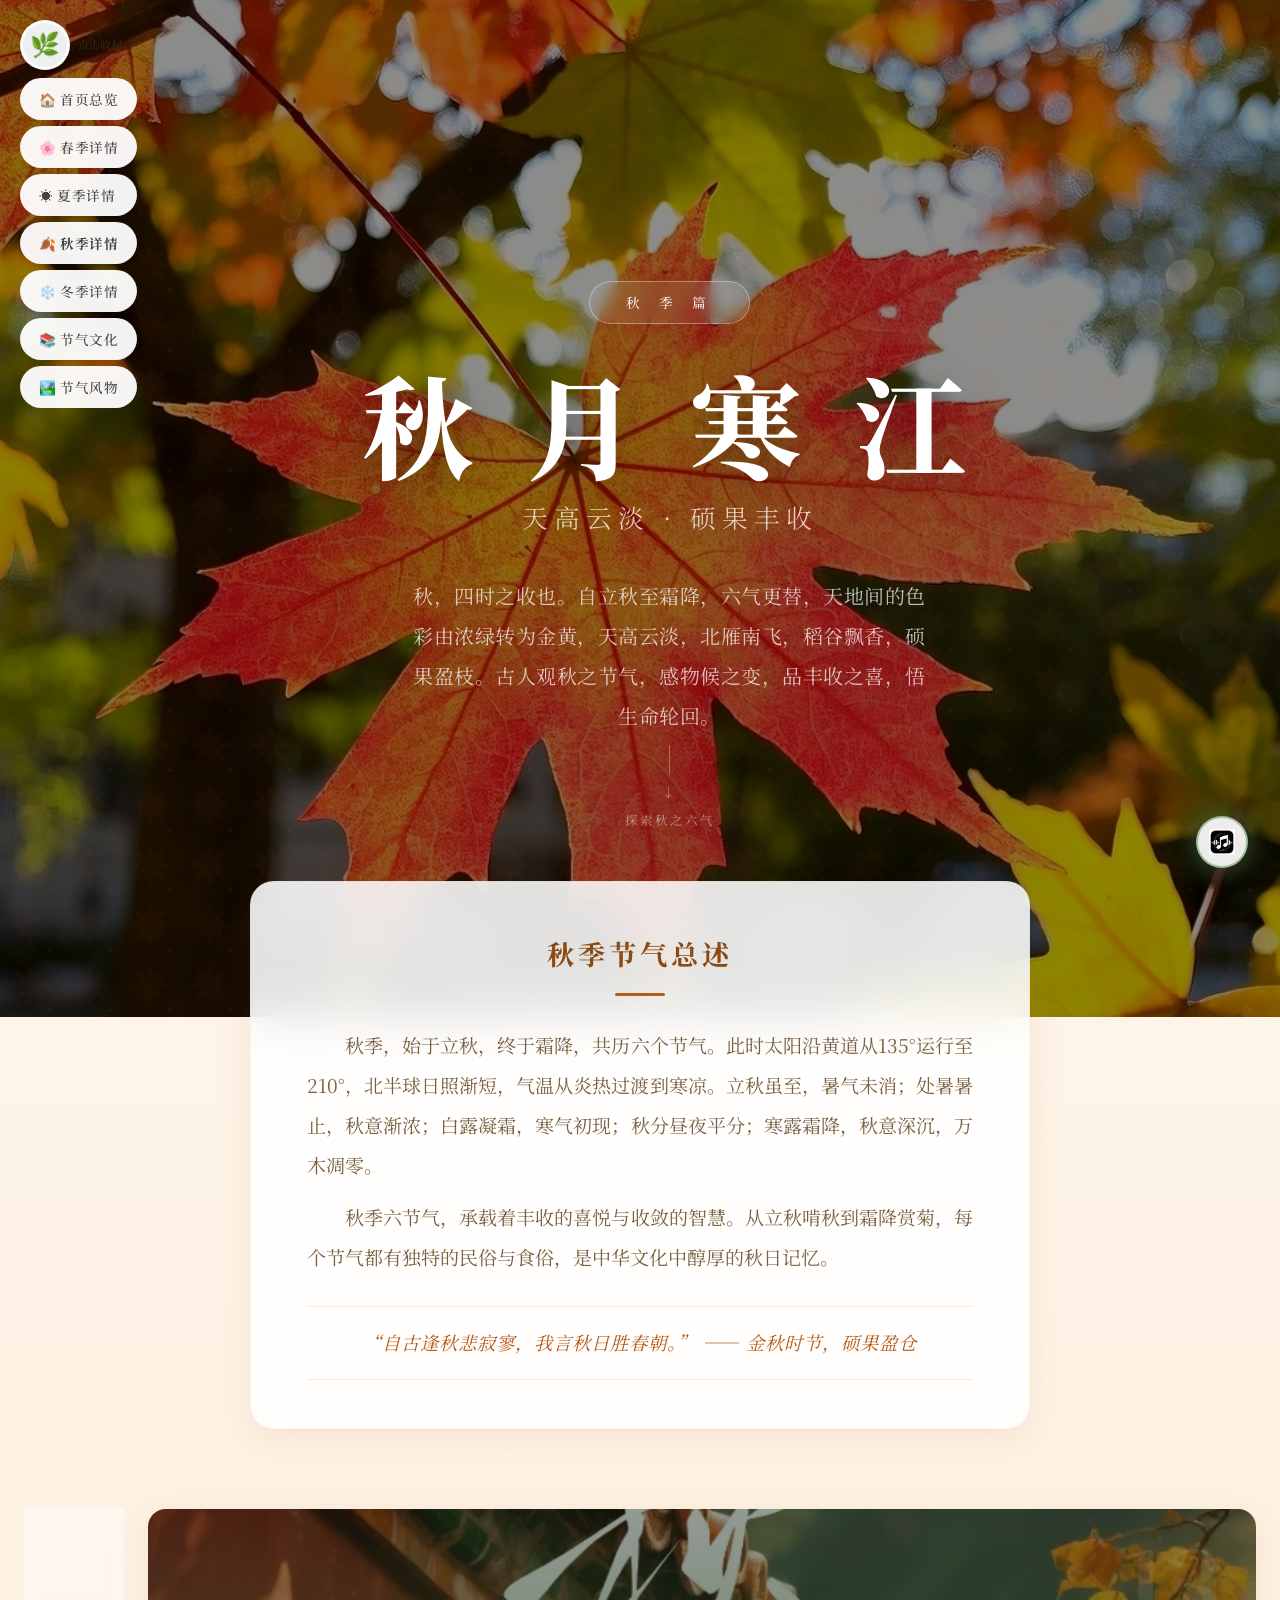
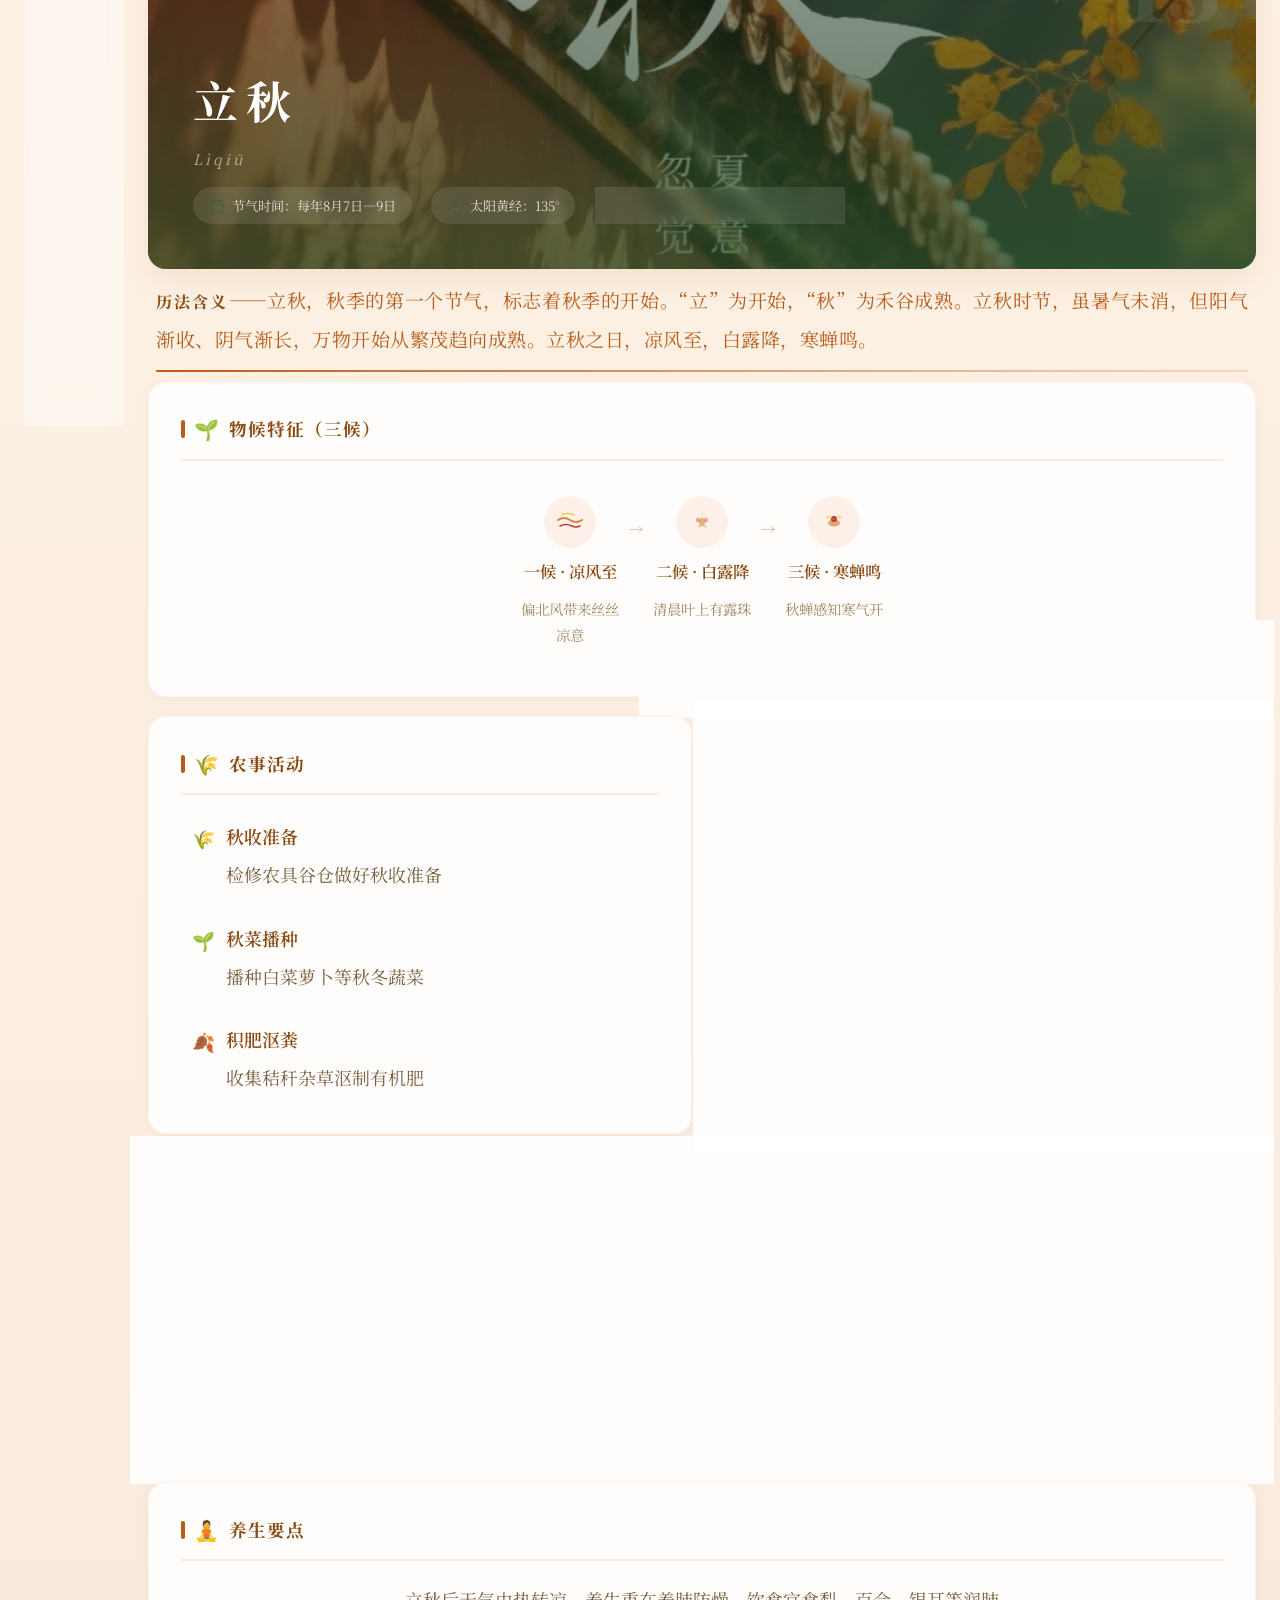
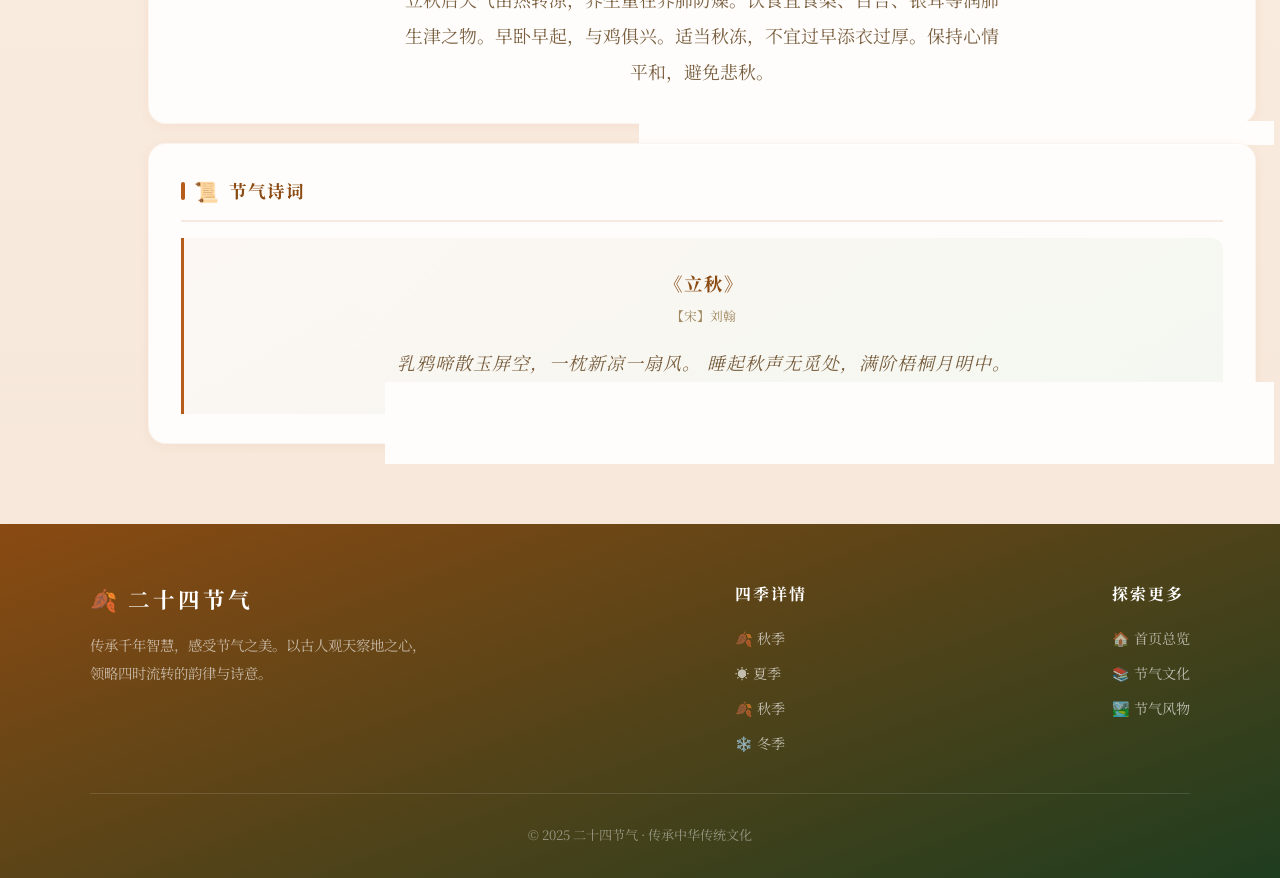
<file: html/autumn.html>
﻿<!DOCTYPE html>
<html lang="zh-CN">
<head>
  <meta charset="UTF-8">
  <meta name="viewport" content="width=device-width, initial-scale=1.0">
  <title>秋月寒江 · 二十四节气之秋季篇</title>
  <meta name="description" content="秋季节气专题：立秋、处暑、白露、秋分、寒露、霜降，感受天高云淡、硕果盈仓的东方智慧。">
  <meta name="keywords" content="二十四节气,秋季,立秋,处暑,白露,秋分,寒露,霜降,中国传统节日">
  <link href="https://fonts.googleapis.com/css2?family=Noto+Serif+SC:wght@400;600;700&display=swap" rel="stylesheet">
  <link rel="stylesheet" href="../css/common.css">
  <link rel="stylesheet" href="../css/autumn.css">

  <script src="../js/common.js"></script>
</head>
<body class="autumn-page">

  <!-- ========== 左上角导航悬浮球 ========== -->
  <div class="top-left-nav">
    <div class="top-left-nav-row">
      <button class="top-left-nav-trigger" onclick="toggleTopLeftNav()" title="导航菜单">🌿</button>
      <span class="top-left-nav-hint">点击收起</span>
    </div>
    <div class="top-left-nav-menu show" id="topLeftNavMenu">
      <a href="index.html" class="top-left-nav-item">🏠 首页总览</a>
      <a href="spring.html" class="top-left-nav-item">🌸 春季详情</a>
      <a href="summer.html" class="top-left-nav-item">☀️ 夏季详情</a>
      <a href="autumn.html" class="top-left-nav-item active">🍂 秋季详情</a>
      <a href="winter.html" class="top-left-nav-item">❄️ 冬季详情</a>
      <a href="culture.html" class="top-left-nav-item">📚 节气文化</a>
      <a href="scenery.html" class="top-left-nav-item">🏞️ 节气风物</a>
    </div>
  </div>
  
  <script>
    // ========== 节气点按切换 ==========
    let _termCards = null;
    let _sidebarTerms = null;
    function _getTermCards() { if (!_termCards) _termCards = document.querySelectorAll('.term-card'); return _termCards; }
    function _getSidebarTerms() { if (!_sidebarTerms) _sidebarTerms = document.querySelectorAll('.sidebar-term'); return _sidebarTerms; }

    function switchTerm(termId) {
      _getTermCards().forEach(card => card.classList.remove('active'));
      _getSidebarTerms().forEach(term => term.classList.remove('active'));

      const targetCard = document.getElementById(termId);
      if (targetCard) {
        void targetCard.offsetWidth;
        targetCard.classList.add('active');
      }

      const targetSidebar = document.querySelector('.sidebar-term[data-term="' + termId + '"]');
      if (targetSidebar) {
        targetSidebar.classList.add('active');
      }
    }
// ========== 回到顶部 ==========
    const backToTop = document.getElementById('backToTop');
    if (backToTop) {
      window.addEventListener('scroll', function() {
        if (window.scrollY > 600) {
          backToTop.classList.add('visible');
        } else {
          backToTop.classList.remove('visible');
        }
      });
      backToTop.addEventListener('click', function() {
        window.scrollTo({ top: 0, behavior: 'smooth' });
      });
    }
  </script>

  <!-- ========== Hero 区域 ========== -->
  <section class="autumn-hero" id="hero">
    <div class="hero-bg-pattern"></div>
    <div class="petal" style="left:4%; animation-duration:10s; animation-delay:0s; width:18px; height:18px; background:#B85C1A;"></div>
    <div class="petal" style="left:14%; animation-duration:12s; animation-delay:2s; width:15px; height:15px; background:#D4A04A;"></div>
    <div class="petal" style="left:24%; animation-duration:9s; animation-delay:4s; width:20px; height:20px; background:#8A4A12;"></div>
    <div class="petal" style="left:33%; animation-duration:13s; animation-delay:1s; width:16px; height:16px; background:#E8C8A0;"></div>
    <div class="petal" style="left:42%; animation-duration:10.5s; animation-delay:5s; width:19px; height:19px; background:#B85C1A;"></div>
    <div class="petal" style="left:51%; animation-duration:11s; animation-delay:3s; width:14px; height:14px; background:#D4A04A;"></div>
    <div class="petal" style="left:60%; animation-duration:8.5s; animation-delay:0s; width:17px; height:17px; background:#8A4A12;"></div>
    <div class="petal" style="left:69%; animation-duration:12.5s; animation-delay:6s; width:15px; height:15px; background:#E8C8A0;"></div>
    <div class="petal" style="left:78%; animation-duration:9.5s; animation-delay:2.5s; width:18px; height:18px; background:#B85C1A;"></div>
    <div class="petal" style="left:87%; animation-duration:10s; animation-delay:4.5s; width:16px; height:16px; background:#D4A04A;"></div>
    <div class="petal" style="left:94%; animation-duration:11.5s; animation-delay:1.5s; width:19px; height:19px; background:#8A4A12;"></div>
    <!-- 飘落秋叶 -->
    <div class="leaf" style="left:5%; animation-duration:8s; animation-delay:0s; width:10px; height:10px;"></div>
    <div class="leaf" style="left:15%; animation-duration:10s; animation-delay:1s; width:8px; height:8px;"></div>
    <div class="leaf" style="left:25%; animation-duration:9s; animation-delay:2s;"></div>
    <div class="leaf" style="left:40%; animation-duration:11s; animation-delay:0.5s; width:14px; height:14px;"></div>
    <div class="leaf" style="left:55%; animation-duration:8.5s; animation-delay:3s;"></div>
    <div class="leaf" style="left:65%; animation-duration:10.5s; animation-delay:1.5s; width:9px; height:9px;"></div>
    <div class="leaf" style="left:75%; animation-duration:9.5s; animation-delay:2.5s;"></div>
    <div class="leaf" style="left:85%; animation-duration:11.5s; animation-delay:0.8s; width:11px; height:11px;"></div>
    <div class="leaf" style="left:92%; animation-duration:8.8s; animation-delay:3.5s;"></div>
    <div class="leaf" style="left:35%; animation-duration:10.2s; animation-delay:4s; width:7px; height:7px;"></div>

    <div class="hero-content">
      <div class="hero-season-label">秋 季 篇</div>
      <h1 class="hero-title">秋 月 寒 江</h1>
      <p class="hero-subtitle">天高云淡 · 硕果丰收</p>
      <p class="hero-desc">
        秋，四时之收也。自立秋至霜降，六气更替，天地间的色彩由浓绿转为金黄，天高云淡，北雁南飞，稻谷飘香，硕果盈枝。古人观秋之节气，感物候之变，品丰收之喜，悟生命轮回。
      </p>
      <div class="hero-scroll-hint">
        <span>↓</span>
        <span>探索秋之六气</span>
      </div>
    </div>
  </section>

  <!-- ========== 春季节气总述 ========== -->
  <section class="autumn-intro" id="intro">
    <h2 class="intro-title">秋季节气总述</h2>
    <p class="intro-text">秋季，始于立秋，终于霜降，共历六个节气。此时太阳沿黄道从135°运行至210°，北半球日照渐短，气温从炎热过渡到寒凉。立秋虽至，暑气未消；处暑暑止，秋意渐浓；白露凝霜，寒气初现；秋分昼夜平分；寒露霜降，秋意深沉，万木凋零。</p>
    <p class="intro-text">秋季六节气，承载着丰收的喜悦与收敛的智慧。从立秋啃秋到霜降赏菊，每个节气都有独特的民俗与食俗，是中华文化中醇厚的秋日记忆。</p>
    <div class="intro-quote">
      “自古逢秋悲寂寥，我言秋日胜春朝。” —— 金秋时节，硕果盈仓
    </div>
  </section>

  <!-- ========== 节气快速导航 ========== -->
    <!-- ========== 侧边节气目录 + 内容区 ========== -->
  <div class="main-content">
    <!-- 竖排侧边栏 -->
    <nav class="season-sidebar" id="seasonSidebar">
      <div class="sidebar-line"></div>
      <a href="javascript:void(0)" class="sidebar-term active" data-term="liqiu" onclick="switchTerm('liqiu');return false"><svg class="sidebar-arrow" width="12" height="12" viewBox="0 0 12 12"><path d="M3.5 3 L7.5 6 L3.5 9" stroke="currentColor" stroke-width="2" fill="none" stroke-linecap="round" stroke-linejoin="round"/></svg>立秋</a>
      <a href="javascript:void(0)" class="sidebar-term" data-term="chushu" onclick="switchTerm('chushu');return false"><svg class="sidebar-arrow" width="12" height="12" viewBox="0 0 12 12"><path d="M3.5 3 L7.5 6 L3.5 9" stroke="currentColor" stroke-width="2" fill="none" stroke-linecap="round" stroke-linejoin="round"/></svg>处暑</a>
      <a href="javascript:void(0)" class="sidebar-term" data-term="bailu" onclick="switchTerm('bailu');return false"><svg class="sidebar-arrow" width="12" height="12" viewBox="0 0 12 12"><path d="M3.5 3 L7.5 6 L3.5 9" stroke="currentColor" stroke-width="2" fill="none" stroke-linecap="round" stroke-linejoin="round"/></svg>白露</a>
      <a href="javascript:void(0)" class="sidebar-term" data-term="qiufen" onclick="switchTerm('qiufen');return false"><svg class="sidebar-arrow" width="12" height="12" viewBox="0 0 12 12"><path d="M3.5 3 L7.5 6 L3.5 9" stroke="currentColor" stroke-width="2" fill="none" stroke-linecap="round" stroke-linejoin="round"/></svg>秋分</a>
      <a href="javascript:void(0)" class="sidebar-term" data-term="hanlu" onclick="switchTerm('hanlu');return false"><svg class="sidebar-arrow" width="12" height="12" viewBox="0 0 12 12"><path d="M3.5 3 L7.5 6 L3.5 9" stroke="currentColor" stroke-width="2" fill="none" stroke-linecap="round" stroke-linejoin="round"/></svg>寒露</a>
      <a href="javascript:void(0)" class="sidebar-term" data-term="shuangjiang" onclick="switchTerm('shuangjiang');return false"><svg class="sidebar-arrow" width="12" height="12" viewBox="0 0 12 12"><path d="M3.5 3 L7.5 6 L3.5 9" stroke="currentColor" stroke-width="2" fill="none" stroke-linecap="round" stroke-linejoin="round"/></svg>霜降</a>
    </nav>

    <!-- 内容区 -->
        <div class="content-area" id="contentArea">

    <article class="term-card active" id="liqiu">
      <div class="term-card-hero">
        <img src="../images/autumn/liqiu.jpg" alt="立秋 - 秋之始也" loading="lazy">
        <div class="term-card-hero-overlay">
          <span class="term-hero-number">13</span>
          <h2 class="term-hero-name">立秋</h2>
          <p class="term-hero-pinyin">Lìqiū</p>
          <div class="term-hero-meta">
            <span><img src="../images/icons/meta_calendar.svg" alt="">节气时间：每年8月7日—9日</span>
            <span><img src="../images/icons/meta_location.svg" alt="">太阳黄经：135°</span>
            <span><img src="../images/icons/meta_climate.svg" alt="">气候特征：暑去凉来，秋老虎余威</span>
          </div>
        </div>
      </div>
      <div class="term-lifa">
        <p><span class="lifa-label">历法含义</span>——立秋，秋季的第一个节气，标志着秋季的开始。“立”为开始，“秋”为禾谷成熟。立秋时节，虽暑气未消，但阳气渐收、阴气渐长，万物开始从繁茂趋向成熟。立秋之日，凉风至，白露降，寒蝉鸣。</p>
        <div class="lifa-line"></div>
      </div>
      <div class="term-card-grid">
        <div class="grid-section full-width">
          <h3 class="term-section-title"><span class="term-section-icon">🌱</span> 物候特征（三候）</h3>
          <div class="phenology-row">
              <div class="phenology-step"><img class="step-icon" src="../images/autumn/pheno_cool_wind.svg" alt=""><span class="step-label">一候 · 凉风至</span><span class="step-desc">偏北风带来丝丝凉意</span></div>
              <div class="phenology-step"><img class="step-icon" src="../images/autumn/pheno_dew.svg" alt=""><span class="step-label">二候 · 白露降</span><span class="step-desc">清晨叶上有露珠凝结</span></div>
              <div class="phenology-step"><img class="step-icon" src="../images/autumn/pheno_cicada.svg" alt=""><span class="step-label">三候 · 寒蝉鸣</span><span class="step-desc">秋蝉感知寒气开始鸣叫</span></div>
          </div>
        </div>
        <div class="grid-section">
          <h3 class="term-section-title"><span class="term-section-icon">🌾</span> 农事活动</h3>
          <ul class="custom-list">
            <li class="custom-item"><span class="custom-item-icon">🌾</span><div class="custom-item-text"><div class="custom-item-title">秋收准备</div>检修农具谷仓做好秋收准备</div></li>
            <li class="custom-item"><span class="custom-item-icon">🌱</span><div class="custom-item-text"><div class="custom-item-title">秋菜播种</div>播种白菜萝卜等秋冬蔬菜</div></li>
            <li class="custom-item"><span class="custom-item-icon">🍂</span><div class="custom-item-text"><div class="custom-item-title">积肥沤粪</div>收集秸秆杂草沤制有机肥</div></li>
          </ul>
        </div>
        <div class="grid-section">
          <h3 class="term-section-title"><span class="term-section-icon">🎎</span> 民间习俗</h3>
          <ul class="custom-list">
            <li class="custom-item"><span class="custom-item-icon">🍉</span><div class="custom-item-text"><div class="custom-item-title">啃秋</div>立秋吃西瓜防秋燥又称咬秋</div></li>
            <li class="custom-item"><span class="custom-item-icon">⚖️</span><div class="custom-item-text"><div class="custom-item-title">贴秋膘</div>称体重后吃肉补偿夏季消耗</div></li>
            <li class="custom-item"><span class="custom-item-icon">🌾</span><div class="custom-item-text"><div class="custom-item-title">晒秋</div>山区农家晾晒农作物庆丰收</div></li>
          </ul>
        </div>
        <div class="grid-section full-width">
          <h3 class="term-section-title"><span class="term-section-icon">🍽️</span> 时令食俗</h3>
          <div class="food-grid">
            <div class="food-item"><div class="food-emoji">🍉</div><div class="food-name">西瓜</div><div class="food-desc">啃秋必备防秋燥</div></div>
            <div class="food-item"><div class="food-emoji">🥘</div><div class="food-name">红烧肉</div><div class="food-desc">贴秋膘经典肉食</div></div>
            <div class="food-item"><div class="food-emoji">🍑</div><div class="food-name">鲜桃</div><div class="food-desc">立秋尝鲜果</div></div>
          </div>
        </div>
        <div class="grid-section full-width health-section">
          <h3 class="term-section-title"><span class="term-section-icon">🧘</span> 养生要点</h3>
          <p>立秋后天气由热转凉，养生重在养肺防燥。饮食宜食梨、百合、银耳等润肺生津之物。早卧早起，与鸡俱兴。适当秋冻，不宜过早添衣过厚。保持心情平和，避免悲秋。</p>
        </div>
        <div class="grid-section full-width">
          <h3 class="term-section-title"><span class="term-section-icon">📜</span> 节气诗词</h3>
          <div class="poem-block">
            <div class="poem-title">《立秋》</div>
            <div class="poem-author">【宋】刘翰</div>
            <div class="poem-content"><p>乳鸦啼散玉屏空，一枕新凉一扇风。
睡起秋声无觅处，满阶梧桐月明中。</p></div>
          </div>
        </div>
      </div>
    </article>

    <article class="term-card" id="chushu">
      <div class="term-card-hero">
        <img src="../images/autumn/chushu.jpg" alt="处暑 - 暑气终止" loading="lazy">
        <div class="term-card-hero-overlay">
          <span class="term-hero-number">14</span>
          <h2 class="term-hero-name">处暑</h2>
          <p class="term-hero-pinyin">Chǔshǔ</p>
          <div class="term-hero-meta">
            <span><img src="../images/icons/meta_calendar.svg" alt="">节气时间：每年8月22日—24日</span>
            <span><img src="../images/icons/meta_location.svg" alt="">太阳黄经：150°</span>
            <span><img src="../images/icons/meta_climate.svg" alt="">气候特征：暑气消退，秋高气爽</span>
          </div>
        </div>
      </div>
      <div class="term-lifa">
        <p><span class="lifa-label">历法含义</span>——处暑，秋季的第二个节气。“处”有终止之意，处暑即暑气终止。三伏天彻底结束，气温稳步下降，昼夜温差加大。古人云“处暑无三日，新凉直万金”。此时节秋老虎虽偶有余威，但秋意已浓，是出游赏秋的好时节。</p>
        <div class="lifa-line"></div>
      </div>
      <div class="term-card-grid">
        <div class="grid-section full-width">
          <h3 class="term-section-title"><span class="term-section-icon">🌱</span> 物候特征（三候）</h3>
          <div class="phenology-row">
              <div class="phenology-step"><img class="step-icon" src="../images/autumn/pheno_hawk.svg" alt=""><span class="step-label">一候 · 鹰乃祭鸟</span><span class="step-desc">老鹰开始大量捕猎鸟类</span></div>
              <div class="phenology-step"><img class="step-icon" src="../images/autumn/pheno_solemn.svg" alt=""><span class="step-label">二候 · 天地始肃</span><span class="step-desc">天地万物开始凋零</span></div>
              <div class="phenology-step"><img class="step-icon" src="../images/autumn/pheno_grain.svg" alt=""><span class="step-label">三候 · 禾乃登</span><span class="step-desc">五谷开始成熟</span></div>
          </div>
        </div>
        <div class="grid-section">
          <h3 class="term-section-title"><span class="term-section-icon">🌾</span> 农事活动</h3>
          <ul class="custom-list">
            <li class="custom-item"><span class="custom-item-icon">🌾</span><div class="custom-item-text"><div class="custom-item-title">收割中稻</div>处暑前后中稻成熟收割</div></li>
            <li class="custom-item"><span class="custom-item-icon">🌱</span><div class="custom-item-text"><div class="custom-item-title">秋播备耕</div>准备冬小麦播种整地施肥</div></li>
            <li class="custom-item"><span class="custom-item-icon">🍂</span><div class="custom-item-text"><div class="custom-item-title">棉花采摘</div>棉花吐絮进入采摘盛期</div></li>
          </ul>
        </div>
        <div class="grid-section">
          <h3 class="term-section-title"><span class="term-section-icon">🎎</span> 民间习俗</h3>
          <ul class="custom-list">
            <li class="custom-item"><span class="custom-item-icon">🏮</span><div class="custom-item-text"><div class="custom-item-title">放河灯</div>中元节放河灯普渡水中孤魂</div></li>
            <li class="custom-item"><span class="custom-item-icon">🌊</span><div class="custom-item-text"><div class="custom-item-title">开渔节</div>处暑后渔船出海举办庆典</div></li>
            <li class="custom-item"><span class="custom-item-icon">🍵</span><div class="custom-item-text"><div class="custom-item-title">煎药茶</div>处暑煎凉茶清热祛湿防秋燥</div></li>
          </ul>
        </div>
        <div class="grid-section full-width">
          <h3 class="term-section-title"><span class="term-section-icon">🍽️</span> 时令食俗</h3>
          <div class="food-grid">
            <div class="food-item"><div class="food-emoji">🦆</div><div class="food-name">处暑鸭</div><div class="food-desc">处暑吃鸭防秋燥</div></div>
            <div class="food-item"><div class="food-emoji">🍐</div><div class="food-name">秋梨</div><div class="food-desc">润肺生津防秋燥</div></div>
            <div class="food-item"><div class="food-emoji">🍯</div><div class="food-name">蜂蜜</div><div class="food-desc">处暑喝蜂蜜水润燥</div></div>
          </div>
        </div>
        <div class="grid-section full-width health-section">
          <h3 class="term-section-title"><span class="term-section-icon">🧘</span> 养生要点</h3>
          <p>处暑时节秋燥渐起，养生重在润肺防燥。饮食宜食梨、银耳、蜂蜜等润燥之物。早卧早起，收敛神气。适当运动增强肺活量。注意早晚温差，适时增减衣物。</p>
        </div>
        <div class="grid-section full-width">
          <h3 class="term-section-title"><span class="term-section-icon">📜</span> 节气诗词</h3>
          <div class="poem-block">
            <div class="poem-title">《处暑》</div>
            <div class="poem-author">【宋】陆游</div>
            <div class="poem-content"><p>四时俱可喜，最好新秋时。
柴门傍野水，邻叟闲相期。</p></div>
          </div>
        </div>
      </div>
    </article>

    <article class="term-card" id="bailu">
      <div class="term-card-hero">
        <img src="../images/autumn/bailu.jpg" alt="白露 - 寒气凝露" loading="lazy">
        <div class="term-card-hero-overlay">
          <span class="term-hero-number">15</span>
          <h2 class="term-hero-name">白露</h2>
          <p class="term-hero-pinyin">Báilù</p>
          <div class="term-hero-meta">
            <span><img src="../images/icons/meta_calendar.svg" alt="">节气时间：每年9月7日—9日</span>
            <span><img src="../images/icons/meta_location.svg" alt="">太阳黄经：165°</span>
            <span><img src="../images/icons/meta_climate.svg" alt="">气候特征：气温骤降，露水凝结</span>
          </div>
        </div>
      </div>
      <div class="term-lifa">
        <p><span class="lifa-label">历法含义</span>——白露，秋季的第三个节气。此时气温下降，夜间水汽在草木上凝结成白色露珠，故名“白露”。白露是反映自然界寒气增长的重要节气，古人云“白露秋分夜，一夜凉一夜”。白露过后候鸟南迁，万物随寒气增长而逐渐萧落。</p>
        <div class="lifa-line"></div>
      </div>
      <div class="term-card-grid">
        <div class="grid-section full-width">
          <h3 class="term-section-title"><span class="term-section-icon">🌱</span> 物候特征（三候）</h3>
          <div class="phenology-row">
              <div class="phenology-step"><img class="step-icon" src="../images/autumn/pheno_swan.svg" alt=""><span class="step-label">一候 · 鸿雁来</span><span class="step-desc">大雁开始从北方向南迁徙</span></div>
              <div class="phenology-step"><img class="step-icon" src="../images/autumn/pheno_swallow.svg" alt=""><span class="step-label">二候 · 玄鸟归</span><span class="step-desc">燕子南飞回到温暖南方</span></div>
              <div class="phenology-step"><img class="step-icon" src="../images/autumn/pheno_bird_food.svg" alt=""><span class="step-label">三候 · 群鸟养羞</span><span class="step-desc">百鸟开始储存过冬食物</span></div>
          </div>
        </div>
        <div class="grid-section">
          <h3 class="term-section-title"><span class="term-section-icon">🌾</span> 农事活动</h3>
          <ul class="custom-list">
            <li class="custom-item"><span class="custom-item-icon">🌾</span><div class="custom-item-text"><div class="custom-item-title">收割晚稻</div>南方晚稻进入成熟收割期</div></li>
            <li class="custom-item"><span class="custom-item-icon">🌱</span><div class="custom-item-text"><div class="custom-item-title">冬麦播种</div>北方冬小麦适期播种</div></li>
            <li class="custom-item"><span class="custom-item-icon">🍂</span><div class="custom-item-text"><div class="custom-item-title">采摘棉花</div>棉花吐絮高峰抓紧采摘</div></li>
          </ul>
        </div>
        <div class="grid-section">
          <h3 class="term-section-title"><span class="term-section-icon">🎎</span> 民间习俗</h3>
          <ul class="custom-list">
            <li class="custom-item"><span class="custom-item-icon">🍵</span><div class="custom-item-text"><div class="custom-item-title">饮白露茶</div>白露茶香气浓郁爱茶人珍藏</div></li>
            <li class="custom-item"><span class="custom-item-icon">🍶</span><div class="custom-item-text"><div class="custom-item-title">酿白露米酒</div>南方农家酿制米酒待客</div></li>
            <li class="custom-item"><span class="custom-item-icon">🙏</span><div class="custom-item-text"><div class="custom-item-title">祭禹王</div>太湖地区白露祭祀治水大禹</div></li>
          </ul>
        </div>
        <div class="grid-section full-width">
          <h3 class="term-section-title"><span class="term-section-icon">🍽️</span> 时令食俗</h3>
          <div class="food-grid">
            <div class="food-item"><div class="food-emoji">🍠</div><div class="food-name">红薯</div><div class="food-desc">白露吃薯健脾暖胃</div></div>
            <div class="food-item"><div class="food-emoji">🍵</div><div class="food-name">白露茶</div><div class="food-desc">经夏茶叶醇厚香浓</div></div>
            <div class="food-item"><div class="food-emoji">🫘</div><div class="food-name">龙眼</div><div class="food-desc">白露吃龙眼补气血</div></div>
          </div>
        </div>
        <div class="grid-section full-width health-section">
          <h3 class="term-section-title"><span class="term-section-icon">🧘</span> 养生要点</h3>
          <p>白露时节寒气渐重，养生重在防寒润燥。饮食宜温补，食红枣、桂圆、红薯等。注意足部保暖，民间有“白露不露身”之说。适当锻炼增强体质，预防秋燥咳嗽。</p>
        </div>
        <div class="grid-section full-width">
          <h3 class="term-section-title"><span class="term-section-icon">📜</span> 节气诗词</h3>
          <div class="poem-block">
            <div class="poem-title">《月夜忆舍弟》</div>
            <div class="poem-author">【唐】杜甫</div>
            <div class="poem-content"><p>戍鼓断人行，边秋一雁声。
露从今夜白，月是故乡明。</p></div>
          </div>
        </div>
      </div>
    </article>

    <article class="term-card" id="qiufen">
      <div class="term-card-hero">
        <img src="../images/autumn/qiufen.jpg" alt="秋分 - 昼夜平分" loading="lazy">
        <div class="term-card-hero-overlay">
          <span class="term-hero-number">16</span>
          <h2 class="term-hero-name">秋分</h2>
          <p class="term-hero-pinyin">Qiūfēn</p>
          <div class="term-hero-meta">
            <span><img src="../images/icons/meta_calendar.svg" alt="">节气时间：每年9月22日—24日</span>
            <span><img src="../images/icons/meta_location.svg" alt="">太阳黄经：180°</span>
            <span><img src="../images/icons/meta_climate.svg" alt="">气候特征：昼夜等长，秋意正浓</span>
          </div>
        </div>
      </div>
      <div class="term-lifa">
        <p><span class="lifa-label">历法含义</span>——秋分，秋季的第四个节气。此日太阳直射赤道，全球昼夜等长。“分”即平分，既指昼夜平分，也指秋季过半。秋分曾是传统的“祭月节”，中秋节即由此演变而来。此后北半球昼短夜长，“一场秋雨一场寒”。</p>
        <div class="lifa-line"></div>
      </div>
      <div class="term-card-grid">
        <div class="grid-section full-width">
          <h3 class="term-section-title"><span class="term-section-icon">🌱</span> 物候特征（三候）</h3>
          <div class="phenology-row">
              <div class="phenology-step"><img class="step-icon" src="../images/autumn/pheno_thunder.svg" alt=""><span class="step-label">一候 · 雷始收声</span><span class="step-desc">雷声逐渐消失</span></div>
              <div class="phenology-step"><img class="step-icon" src="../images/autumn/pheno_hibernate.svg" alt=""><span class="step-label">二候 · 蛰虫坯户</span><span class="step-desc">虫类开始筑巢准备冬眠</span></div>
              <div class="phenology-step"><img class="step-icon" src="../images/autumn/pheno_dry_water.svg" alt=""><span class="step-label">三候 · 水始涸</span><span class="step-desc">降水减少河湖水位下降</span></div>
          </div>
        </div>
        <div class="grid-section">
          <h3 class="term-section-title"><span class="term-section-icon">🌾</span> 农事活动</h3>
          <ul class="custom-list">
            <li class="custom-item"><span class="custom-item-icon">🌾</span><div class="custom-item-text"><div class="custom-item-title">秋收扫尾</div>抢收晚秋作物确保颗粒归仓</div></li>
            <li class="custom-item"><span class="custom-item-icon">🌱</span><div class="custom-item-text"><div class="custom-item-title">冬麦播种</div>北方冬小麦播种关键期</div></li>
            <li class="custom-item"><span class="custom-item-icon">🍂</span><div class="custom-item-text"><div class="custom-item-title">秋耕整地</div>秋收后深耕翻土冻垡杀虫</div></li>
          </ul>
        </div>
        <div class="grid-section">
          <h3 class="term-section-title"><span class="term-section-icon">🎎</span> 民间习俗</h3>
          <ul class="custom-list">
            <li class="custom-item"><span class="custom-item-icon">🥮</span><div class="custom-item-text"><div class="custom-item-title">祭月赏月</div>秋分曾是祭月节后演变为中秋</div></li>
            <li class="custom-item"><span class="custom-item-icon">🥚</span><div class="custom-item-text"><div class="custom-item-title">竖蛋</div>秋分竖蛋祈求好运</div></li>
            <li class="custom-item"><span class="custom-item-icon">🪁</span><div class="custom-item-text"><div class="custom-item-title">放风筝</div>秋分放风筝祈福消灾</div></li>
          </ul>
        </div>
        <div class="grid-section full-width">
          <h3 class="term-section-title"><span class="term-section-icon">🍽️</span> 时令食俗</h3>
          <div class="food-grid">
            <div class="food-item"><div class="food-emoji">🥮</div><div class="food-name">月饼</div><div class="food-desc">秋分前后中秋月饼</div></div>
            <div class="food-item"><div class="food-emoji">🦀</div><div class="food-name">螃蟹</div><div class="food-desc">秋分蟹肥菊黄时</div></div>
            <div class="food-item"><div class="food-emoji">🌰</div><div class="food-name">秋栗</div><div class="food-desc">秋分栗子香糯可口</div></div>
          </div>
        </div>
        <div class="grid-section full-width health-section">
          <h3 class="term-section-title"><span class="term-section-icon">🧘</span> 养生要点</h3>
          <p>秋分是阴阳平衡之时，养生重在调和阴阳。饮食宜温润，多食芝麻、核桃、糯米等。早卧早起，与鸡俱兴。保持心情平和，培养乐观情绪。适当秋冻增强耐寒能力。</p>
        </div>
        <div class="grid-section full-width">
          <h3 class="term-section-title"><span class="term-section-icon">📜</span> 节气诗词</h3>
          <div class="poem-block">
            <div class="poem-title">《秋词》</div>
            <div class="poem-author">【唐】刘禹锡</div>
            <div class="poem-content"><p>自古逢秋悲寂寥，我言秋日胜春朝。
晴空一鹤排云上，便引诗情到碧霄。</p></div>
          </div>
        </div>
      </div>
    </article>

    <article class="term-card" id="hanlu">
      <div class="term-card-hero">
        <img src="../images/autumn/hanlu.jpg" alt="寒露 - 寒气渐生" loading="lazy">
        <div class="term-card-hero-overlay">
          <span class="term-hero-number">17</span>
          <h2 class="term-hero-name">寒露</h2>
          <p class="term-hero-pinyin">Hánlù</p>
          <div class="term-hero-meta">
            <span><img src="../images/icons/meta_calendar.svg" alt="">节气时间：每年10月8日—9日</span>
            <span><img src="../images/icons/meta_location.svg" alt="">太阳黄经：195°</span>
            <span><img src="../images/icons/meta_climate.svg" alt="">气候特征：气温骤降，露水更冷</span>
          </div>
        </div>
      </div>
      <div class="term-lifa">
        <p><span class="lifa-label">历法含义</span>——寒露，秋季的第五个节气。“寒”表示寒冷，“露”表示露水，此时露水更多更冷，即将凝结成霜。寒露标志着天气由凉爽向寒冷过渡，北方已进入深秋甚至初冬。古人云“寒露过三朝，过水要寻桥”，意指天气已冷不可涉水。</p>
        <div class="lifa-line"></div>
      </div>
      <div class="term-card-grid">
        <div class="grid-section full-width">
          <h3 class="term-section-title"><span class="term-section-icon">🌱</span> 物候特征（三候）</h3>
          <div class="phenology-row">
              <div class="phenology-step"><img class="step-icon" src="../images/autumn/pheno_swan2.svg" alt=""><span class="step-label">一候 · 鸿雁来宾</span><span class="step-desc">最后一批大雁南迁</span></div>
              <div class="phenology-step"><img class="step-icon" src="../images/autumn/pheno_clam.svg" alt=""><span class="step-label">二候 · 雀入大水为蛤</span><span class="step-desc">雀鸟少见海边蛤蜊增多</span></div>
              <div class="phenology-step"><img class="step-icon" src="../images/autumn/pheno_chrysanthemum.svg" alt=""><span class="step-label">三候 · 菊有黄华</span><span class="step-desc">菊花遍地盛开</span></div>
          </div>
        </div>
        <div class="grid-section">
          <h3 class="term-section-title"><span class="term-section-icon">🌾</span> 农事活动</h3>
          <ul class="custom-list">
            <li class="custom-item"><span class="custom-item-icon">🌾</span><div class="custom-item-text"><div class="custom-item-title">晚稻收割</div>南方晚稻收割进入尾声</div></li>
            <li class="custom-item"><span class="custom-item-icon">🌱</span><div class="custom-item-text"><div class="custom-item-title">油菜移栽</div>油菜苗移栽大田</div></li>
            <li class="custom-item"><span class="custom-item-icon">🍂</span><div class="custom-item-text"><div class="custom-item-title">秸秆还田</div>秋收后秸秆粉碎还田增肥</div></li>
          </ul>
        </div>
        <div class="grid-section">
          <h3 class="term-section-title"><span class="term-section-icon">🎎</span> 民间习俗</h3>
          <ul class="custom-list">
            <li class="custom-item"><span class="custom-item-icon">🏔️</span><div class="custom-item-text"><div class="custom-item-title">登高</div>寒露登高望远重阳节习俗</div></li>
            <li class="custom-item"><span class="custom-item-icon">🌼</span><div class="custom-item-text"><div class="custom-item-title">赏菊</div>寒露菊花盛开饮酒赏菊</div></li>
            <li class="custom-item"><span class="custom-item-icon">🎣</span><div class="custom-item-text"><div class="custom-item-title">秋钓</div>寒露鱼肥正是秋钓好时节</div></li>
          </ul>
        </div>
        <div class="grid-section full-width">
          <h3 class="term-section-title"><span class="term-section-icon">🍽️</span> 时令食俗</h3>
          <div class="food-grid">
            <div class="food-item"><div class="food-emoji">🦀</div><div class="food-name">河蟹</div><div class="food-desc">寒露蟹肥膏满</div></div>
            <div class="food-item"><div class="food-emoji">🍊</div><div class="food-name">柿子</div><div class="food-desc">寒露柿子红似火</div></div>
            <div class="food-item"><div class="food-emoji">🌰</div><div class="food-name">板栗</div><div class="food-desc">寒露板栗香糯</div></div>
          </div>
        </div>
        <div class="grid-section full-width health-section">
          <h3 class="term-section-title"><span class="term-section-icon">🧘</span> 养生要点</h3>
          <p>寒露时节寒气加重，养生重在防寒润燥。饮食宜温润，多食芝麻、核桃、山药等。注意足部保暖，睡前热水泡脚。早卧早起，适当运动增强体质，预防呼吸道疾病。</p>
        </div>
        <div class="grid-section full-width">
          <h3 class="term-section-title"><span class="term-section-icon">📜</span> 节气诗词</h3>
          <div class="poem-block">
            <div class="poem-title">《池上》</div>
            <div class="poem-author">【唐】白居易</div>
            <div class="poem-content"><p>袅袅凉风动，凄凄寒露零。
兰衰花始白，荷破叶犹青。</p></div>
          </div>
        </div>
      </div>
    </article>

    <article class="term-card" id="shuangjiang">
      <div class="term-card-hero">
        <img src="../images/autumn/shuangjiang.jpg" alt="霜降 - 秋之末也" loading="lazy">
        <div class="term-card-hero-overlay">
          <span class="term-hero-number">18</span>
          <h2 class="term-hero-name">霜降</h2>
          <p class="term-hero-pinyin">Shuāngjiàng</p>
          <div class="term-hero-meta">
            <span><img src="../images/icons/meta_calendar.svg" alt="">节气时间：每年10月23日—24日</span>
            <span><img src="../images/icons/meta_location.svg" alt="">太阳黄经：210°</span>
            <span><img src="../images/icons/meta_climate.svg" alt="">气候特征：天气渐冷，初霜出现</span>
          </div>
        </div>
      </div>
      <div class="term-lifa">
        <p><span class="lifa-label">历法含义</span>——霜降，秋季的最后一个节气。“霜”是水汽凝结的冰晶，“降”即降落。黄河流域已出现初霜，北方进入秋冬过渡。霜降并非“降霜”，而是表示气温骤降、昼夜温差大。此后秋意殆尽，寒冬将至。</p>
        <div class="lifa-line"></div>
      </div>
      <div class="term-card-grid">
        <div class="grid-section full-width">
          <h3 class="term-section-title"><span class="term-section-icon">🌱</span> 物候特征（三候）</h3>
          <div class="phenology-row">
              <div class="phenology-step"><img class="step-icon" src="../images/autumn/pheno_jackal.svg" alt=""><span class="step-label">一候 · 豺乃祭兽</span><span class="step-desc">豺狼将捕获的猎物陈列</span></div>
              <div class="phenology-step"><img class="step-icon" src="../images/autumn/pheno_leaf_fall.svg" alt=""><span class="step-label">二候 · 草木黄落</span><span class="step-desc">树叶枯黄凋落</span></div>
              <div class="phenology-step"><img class="step-icon" src="../images/autumn/pheno_snake.svg" alt=""><span class="step-label">三候 · 蛰虫咸俯</span><span class="step-desc">虫类全部蛰伏冬眠</span></div>
          </div>
        </div>
        <div class="grid-section">
          <h3 class="term-section-title"><span class="term-section-icon">🌾</span> 农事活动</h3>
          <ul class="custom-list">
            <li class="custom-item"><span class="custom-item-icon">🍂</span><div class="custom-item-text"><div class="custom-item-title">秋收收官</div>大秋作物全部收割归仓</div></li>
            <li class="custom-item"><span class="custom-item-icon">🌱</span><div class="custom-item-text"><div class="custom-item-title">秋播扫尾</div>冬小麦播种基本完成</div></li>
            <li class="custom-item"><span class="custom-item-icon">🧊</span><div class="custom-item-text"><div class="custom-item-title">防霜防冻</div>关注霜冻预警保护越冬作物</div></li>
          </ul>
        </div>
        <div class="grid-section">
          <h3 class="term-section-title"><span class="term-section-icon">🎎</span> 民间习俗</h3>
          <ul class="custom-list">
            <li class="custom-item"><span class="custom-item-icon">🌼</span><div class="custom-item-text"><div class="custom-item-title">赏菊饮酒</div>霜降菊花盛开饮酒赏菊会</div></li>
            <li class="custom-item"><span class="custom-item-icon">🏔️</span><div class="custom-item-text"><div class="custom-item-title">登高远眺</div>霜降登高祈福来年好运</div></li>
            <li class="custom-item"><span class="custom-item-icon">🍂</span><div class="custom-item-text"><div class="custom-item-title">扫墓祭祖</div>霜降前后扫墓慎终追远</div></li>
          </ul>
        </div>
        <div class="grid-section full-width">
          <h3 class="term-section-title"><span class="term-section-icon">🍽️</span> 时令食俗</h3>
          <div class="food-grid">
            <div class="food-item"><div class="food-emoji">🍅</div><div class="food-name">柿子</div><div class="food-desc">霜降吃柿子不流鼻涕</div></div>
            <div class="food-item"><div class="food-emoji">🦆</div><div class="food-name">老鸭汤</div><div class="food-desc">霜降喝鸭汤滋补润燥</div></div>
            <div class="food-item"><div class="food-emoji">🥩</div><div class="food-name">牛肉</div><div class="food-desc">霜降进补牛肉暖身</div></div>
          </div>
        </div>
        <div class="grid-section full-width health-section">
          <h3 class="term-section-title"><span class="term-section-icon">🧘</span> 养生要点</h3>
          <p>霜降是秋季到冬季的过渡，养生重在御寒润燥。饮食宜温补，食牛肉、鸭肉、萝卜等。注意保暖防寒，尤其护好腰腹和关节。早卧晚起，适当减少户外运动。</p>
        </div>
        <div class="grid-section full-width">
          <h3 class="term-section-title"><span class="term-section-icon">📜</span> 节气诗词</h3>
          <div class="poem-block">
            <div class="poem-title">《枫桥夜泊》</div>
            <div class="poem-author">【唐】张继</div>
            <div class="poem-content"><p>月落乌啼霜满天，江枫渔火对愁眠。
姑苏城外寒山寺，夜半钟声到客船。</p></div>
          </div>
        </div>
      </div>
    </article>

    </div>
  </div>
  <!-- ========== 页脚 ========== -->
  <footer class="autumn-footer">
    <div class="footer-container">
      <div class="footer-top">
        <div class="footer-brand">
          <h3>🍂 二十四节气</h3>
          <p>传承千年智慧，感受节气之美。以古人观天察地之心，领略四时流转的韵律与诗意。</p>
        </div>
        <div class="footer-links-group">
          <h4>四季详情</h4>
          <ul>
            <li><a href="autumn.html">🍂 秋季</a></li>
            <li><a href="summer.html">☀️ 夏季</a></li>
            <li><a href="autumn.html">🍂 秋季</a></li>
            <li><a href="winter.html">❄️ 冬季</a></li>
          </ul>
        </div>
        <div class="footer-links-group">
          <h4>探索更多</h4>
          <ul>
            <li><a href="index.html">🏠 首页总览</a></li>
            <li><a href="culture.html">📚 节气文化</a></li>
            <li><a href="scenery.html">🏞️ 节气风物</a></li>
          </ul>
        </div>
      </div>
      <div class="footer-bottom">
        <p>© 2025 二十四节气 · 传承中华传统文化</p>
      </div>
    </div>
  </footer>

  <!-- ========== 回到顶部 ========== -->
  <button class="back-to-top" id="backToTop" aria-label="回到顶部">↑</button>

  <!-- 背景音乐 -->
  <audio id="bgmAudio" src="../mp3/back_music.mp3" loop preload="auto"></audio>
  <button class="music-toggle playing" id="musicToggleBtn" title="音乐开关">
    <img src="../mp3/ui_music.png" alt="音乐">
    <span class="music-tooltip" id="musicTooltip">暂停音乐</span>
  </button>

</body>
</html>
</file>
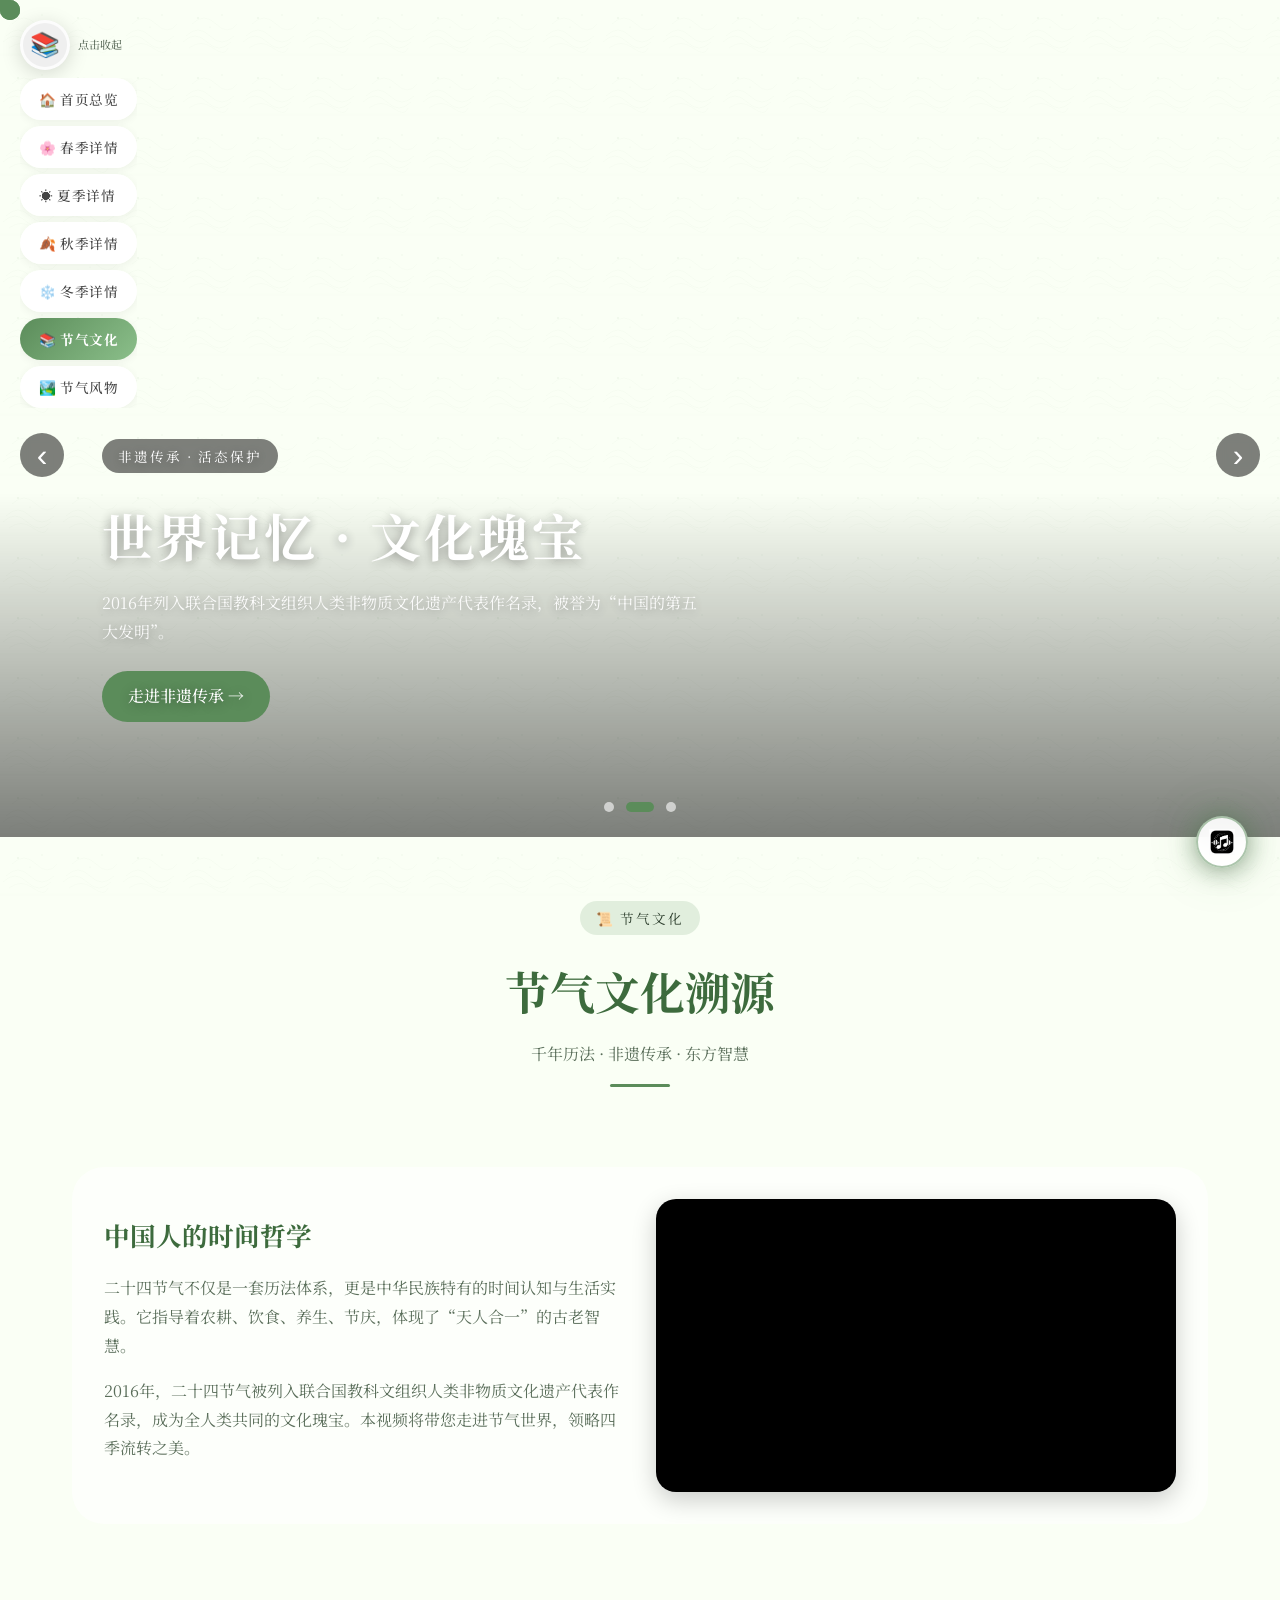
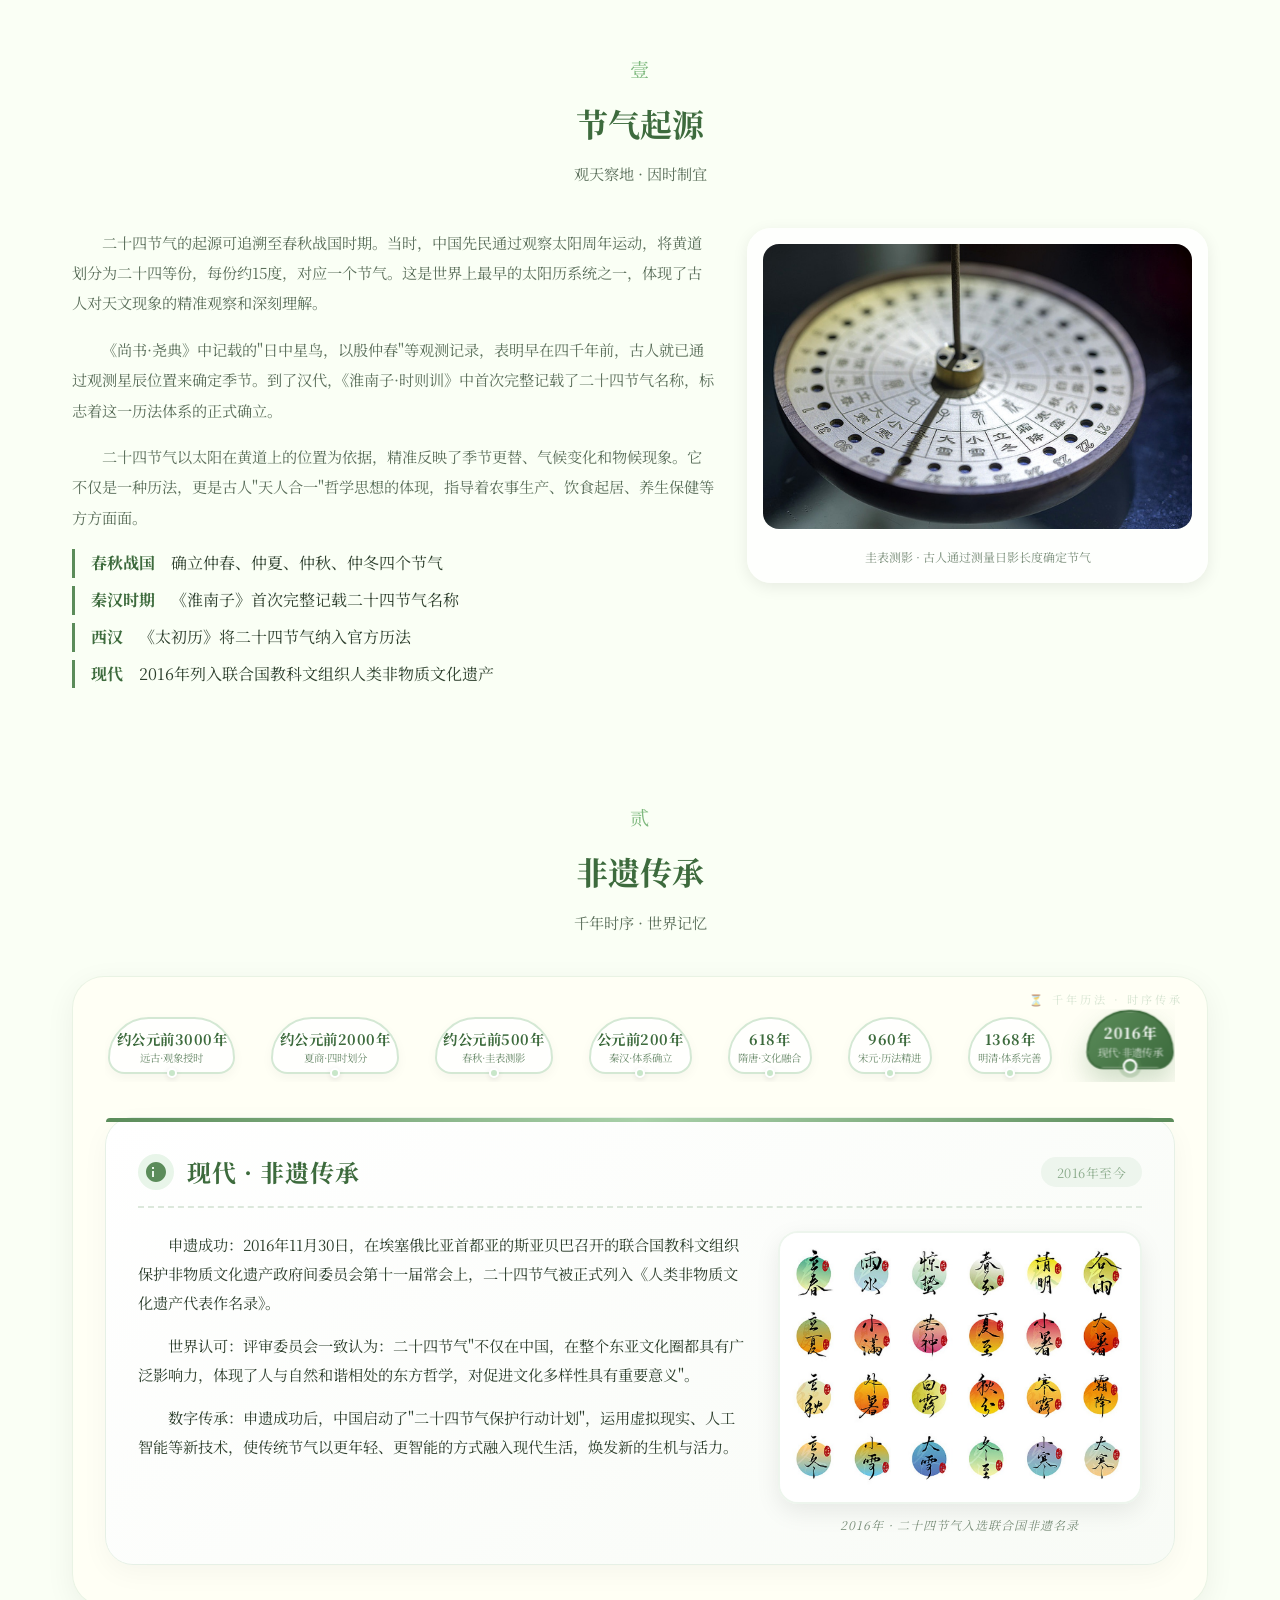
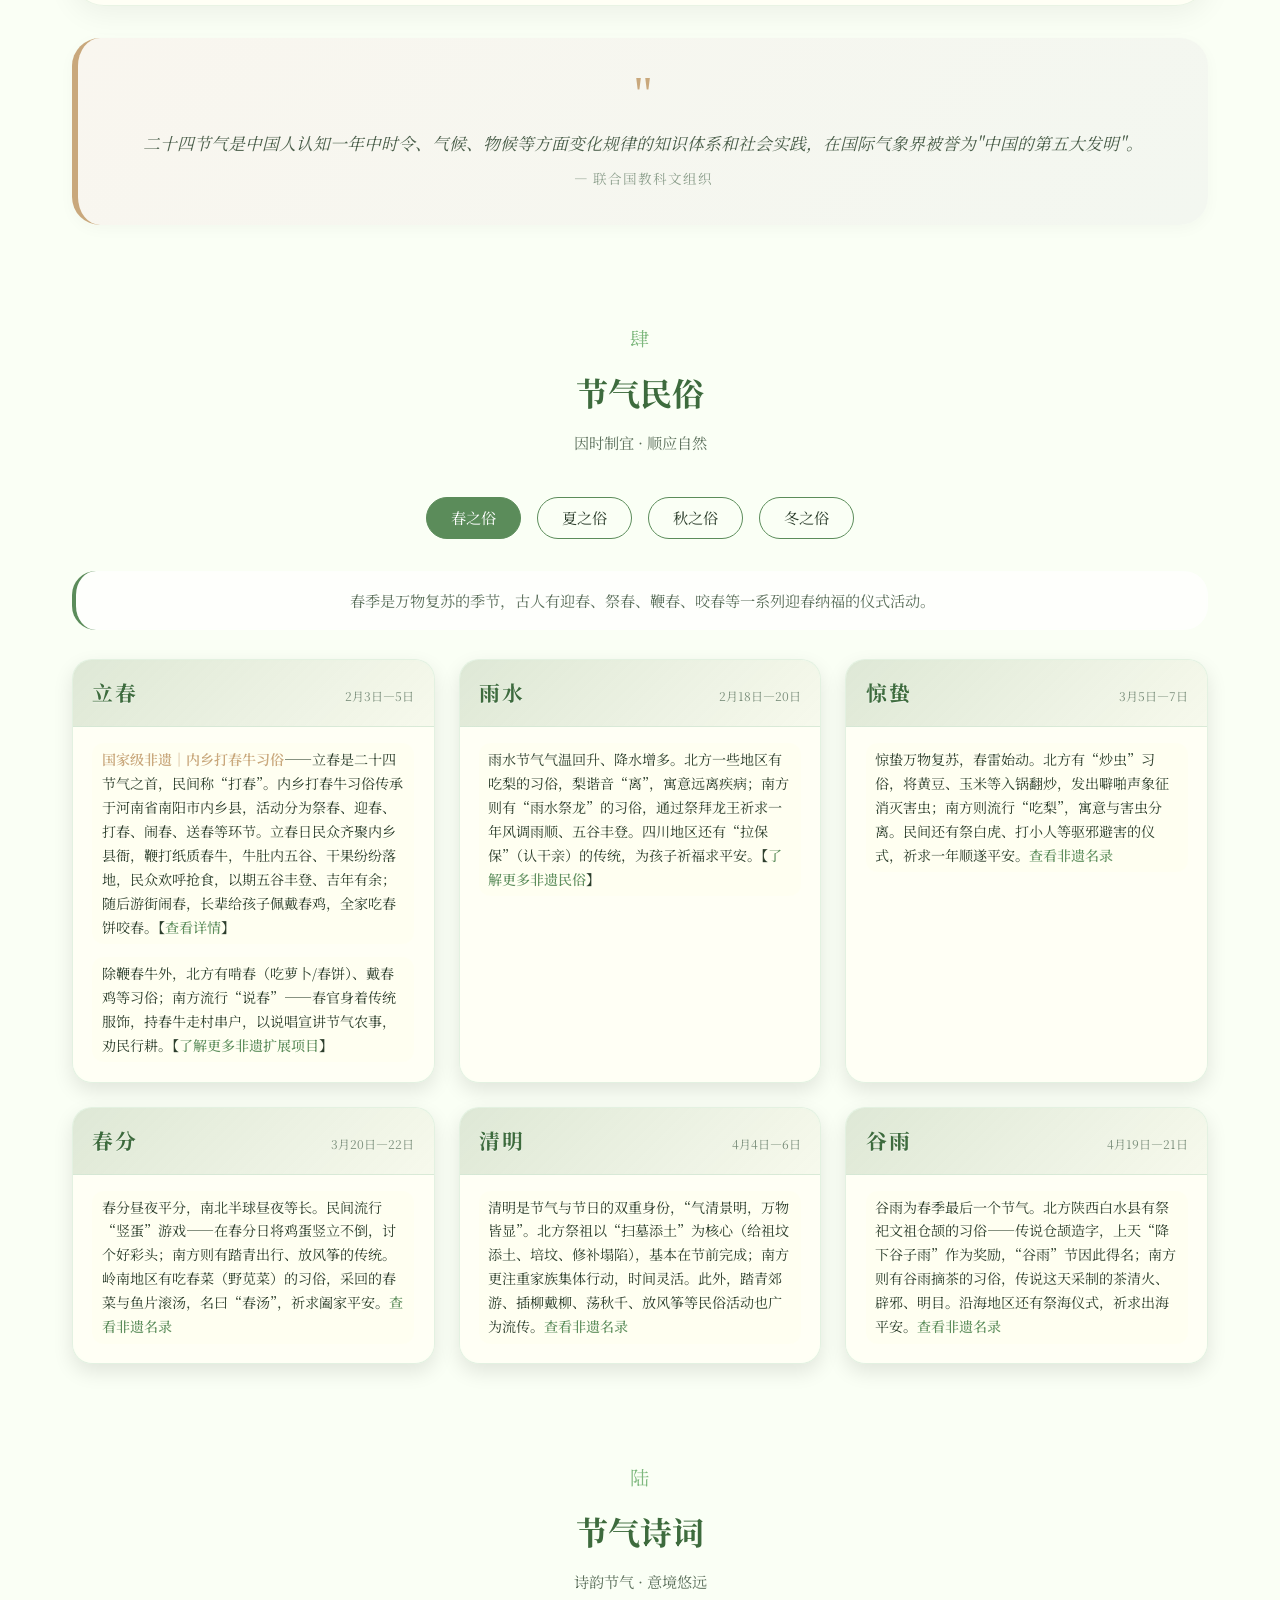
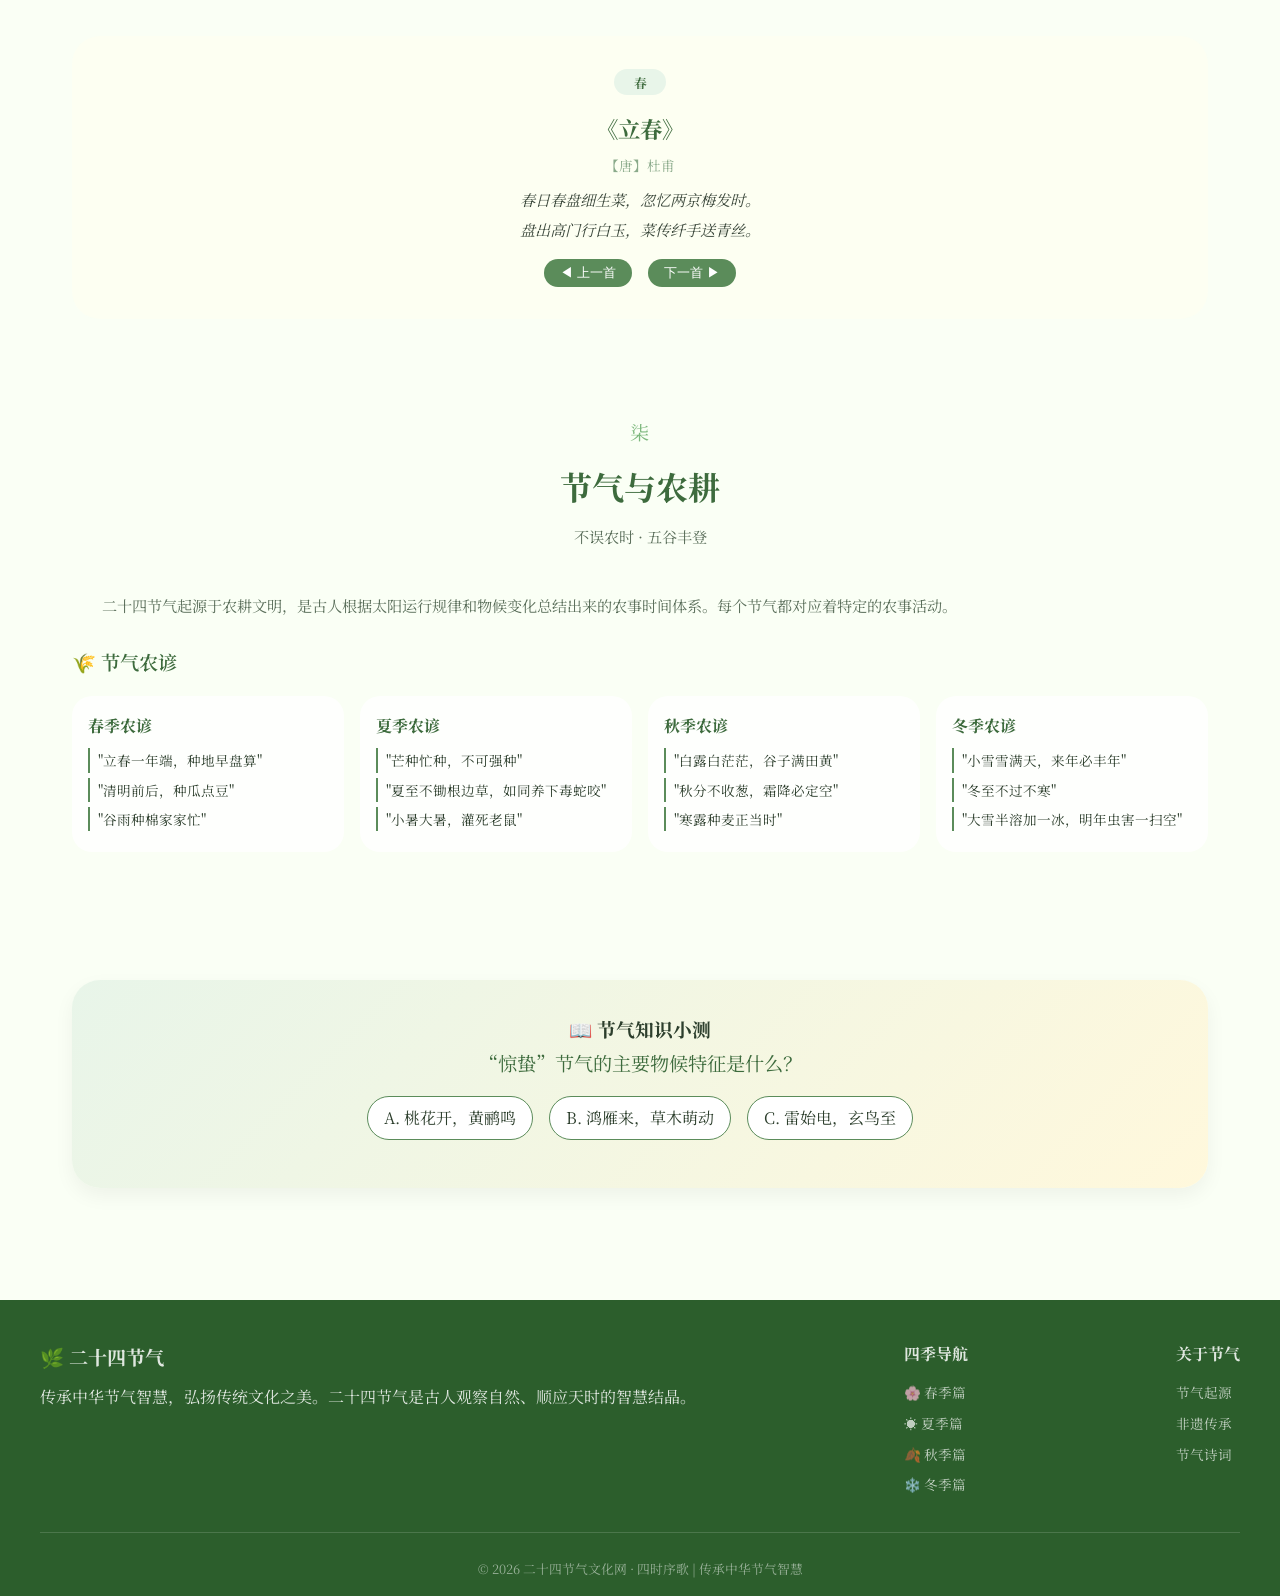
<file: html/culture.html>
﻿<!DOCTYPE html>
<html lang="zh-CN">
<head>
  <meta charset="UTF-8">
  <meta name="viewport" content="width=device-width, initial-scale=1.0">
  <title>节气文化 · 二十四节气</title>
  <meta name="description" content="二十四节气文化溯源，探索节气起源、非遗传承、历法智慧、民俗风情、时令养生、节气诗词、农耕智慧等传统文化内容。">
  <meta name="keywords" content="二十四节气,节气文化,传统文化,非遗,历法,民俗,养生,诗词,农耕">
  <link href="https://fonts.googleapis.com/css2?family=Noto+Serif+SC:wght@400;600;700&display=swap" rel="stylesheet">
  <link rel="stylesheet" href="../css/common.css">
  <style>
    /* ========== 全局变量 & 重置 ========== */
    * {
      margin: 0;
      padding: 0;
      box-sizing: border-box;
    }
    body {
      font-family: "Noto Serif SC", "STSong", "SimSun", serif;
      background: #FAFFF5;
      color: #2C3E2C;
      line-height: 1.8;
      overflow-x: hidden;
      position: relative;
    }
    /* 整体背景美化：山水纹理叠加层 */
    body::before {
      content: "";
      position: fixed;
      top: 0;
      left: 0;
      width: 100%;
      height: 100%;
      background-image: url('data:image/svg+xml;utf8,<svg xmlns="http://www.w3.org/2000/svg" viewBox="0 0 100 100" opacity="0.08"><path fill="none" stroke="%235B8C5A" stroke-width="0.5" d="M10,60 Q30,40 50,60 T90,60 M5,70 Q25,50 45,70 T85,70 M15,80 Q35,65 55,80 T80,80 M20,40 Q40,20 60,40 T95,40"/><path fill="none" stroke="%2380a080" stroke-width="0.3" d="M0,90 L100,90 M0,92 L100,92"/><circle cx="30" cy="30" r="1.5" fill="%235B8C5A"/><circle cx="70" cy="25" r="1.2" fill="%235B8C5A"/><circle cx="50" cy="45" r="1" fill="%235B8C5A"/></svg>');
      background-repeat: repeat;
      background-size: 60px 60px;
      pointer-events: none;
      z-index: 0;
    }
    /* 飘落叶子效果 */
    .leaf {
      position: fixed;
      top: 0;
      left: 0;
      width: 100%;
      height: 100%;
      pointer-events: none;
      z-index: 999;
      overflow: hidden;
    }
    .leaf li {
      position: absolute;
      list-style: none;
      width: 20px;
      height: 20px;
      background: rgba(91, 140, 90, 0.5);
      border-radius: 0 50% 50% 50%;
      opacity: 0.6;
      animation: leafFall 12s linear infinite;
    }
    @keyframes leafFall {
      0% { transform: translateY(-10vh) rotate(0deg); opacity: 0.7; }
      100% { transform: translateY(110vh) rotate(360deg); opacity: 0; }
    }
    
    
    
    
    
    
    
    
    
    
    /* ========== 轮播区 ========== */
    .hero-banner {
      position: relative;
      margin-top: 72px;
      width: 100%;
      height: 85vh;
      min-height: 550px;
      overflow: hidden;
    }
    .hero-slides {
      position: relative;
      width: 100%;
      height: 100%;
    }
    .hero-slide {
      position: absolute;
      top: 0;
      left: 0;
      width: 100%;
      height: 100%;
      opacity: 0;
      visibility: hidden;
      transition: opacity 0.8s cubic-bezier(0.2, 0.9, 0.4, 1.1), visibility 0.8s;
      background-size: cover;
      background-position: center 30%;
      background-repeat: no-repeat;
    }
    .hero-slide.active {
      opacity: 1;
      visibility: visible;
      z-index: 1;
    }
    .hero-slide::after {
      content: '';
      position: absolute;
      bottom: 0;
      left: 0;
      right: 0;
      height: 45%;
      background: linear-gradient(to top, rgba(0,0,0,0.5), transparent);
      pointer-events: none;
    }
    .hero-slide-content {
      position: absolute;
      bottom: 15%;
      left: 8%;
      z-index: 3;
      max-width: 600px;
      color: #fff;
      text-shadow: 0 2px 12px rgba(0,0,0,0.4);
    }
    .hero-season-tag {
      background: rgba(0,0,0,0.5);
      backdrop-filter: blur(8px);
      display: inline-block;
      padding: 0.3rem 1rem;
      border-radius: 40px;
      font-size: 0.85rem;
      letter-spacing: 2px;
      margin-bottom: 1rem;
    }
    .hero-title {
      font-size: 3.2rem;
      font-weight: 700;
      margin-bottom: 0.5rem;
      letter-spacing: 3px;
    }
    .hero-desc {
      font-size: 1rem;
      margin-bottom: 1.5rem;
      opacity: 0.9;
    }
    .hero-btn {
      background: #5B8C5A;
      color: #fff;
      border: none;
      padding: 0.7rem 1.6rem;
      border-radius: 40px;
      text-decoration: none;
      display: inline-block;
      font-weight: 500;
      transition: 0.2s;
    }
    .hero-btn:hover {
      background: #3D6B3D;
      transform: translateY(-2px);
    }
    .hero-arrow {
      position: absolute;
      top: 50%;
      transform: translateY(-50%);
      background: rgba(0,0,0,0.5);
      backdrop-filter: blur(4px);
      border: none;
      color: #fff;
      width: 44px;
      height: 44px;
      border-radius: 50%;
      font-size: 2rem;
      cursor: pointer;
      z-index: 10;
      transition: 0.2s;
    }
    .hero-arrow-prev { left: 20px; }
    .hero-arrow-next { right: 20px; }
    .hero-arrow:hover { background: #5B8C5A; color: #fff; }
    .hero-dots {
      position: absolute;
      bottom: 25px;
      left: 50%;
      transform: translateX(-50%);
      display: flex;
      gap: 12px;
      z-index: 10;
    }
    .dot {
      width: 10px;
      height: 10px;
      background: rgba(255,255,255,0.6);
      border-radius: 50%;
      cursor: pointer;
      transition: 0.2s;
    }
    .dot.active {
      background: #5B8C5A;
      width: 28px;
      border-radius: 10px;
    }

    /* 页面标题区 */
    .page-header {
      position: relative;
      padding: 4rem 2rem 2rem;
      text-align: center;
      background: transparent;
    }
    .page-header-content {
      position: relative;
      z-index: 2;
    }
    .page-tag {
      display: inline-block;
      padding: 0.3rem 1rem;
      background: rgba(91, 140, 90, 0.15);
      border-radius: 40px;
      font-size: 0.85rem;
      letter-spacing: 2px;
      margin-bottom: 1rem;
    }
    .page-title {
      font-size: 2.8rem;
      color: #3D6B3D;
      margin-bottom: 0.5rem;
    }
    .page-desc {
      color: #5A6E5A;
      font-size: 1rem;
    }
    .page-divider {
      width: 60px;
      height: 3px;
      background: #5B8C5A;
      margin: 1rem auto 0;
      border-radius: 2px;
    }
    /* 通用容器 */
    .section-container {
      max-width: 1200px;
      margin: 0 auto;
      padding: 3rem 2rem;
      position: relative;
      z-index: 2;
    }
    .section-header {
      text-align: center;
      margin-bottom: 2.5rem;
    }
    .section-number {
      font-size: 1.2rem;
      color: #7DB87D;
      letter-spacing: 2px;
    }
    .section-title {
      font-size: 2rem;
      color: #3D6B3D;
      margin: 0.5rem 0;
    }
    .section-subtitle {
      color: #5A6E5A;
      font-size: 0.95rem;
    }
    /* 节气起源区域 */
    .origin-content-wrapper {
      display: flex;
      flex-wrap: wrap;
      gap: 2rem;
      align-items: flex-start;
    }
    .origin-text {
      flex: 1.5;
      min-width: 250px;
    }
    .origin-image {
      flex: 1;
      min-width: 250px;
      background: rgba(255, 255, 255, 0.8);
      border-radius: 24px;
      padding: 1rem;
      box-shadow: 0 4px 16px rgba(0,0,0,0.08);
      text-align: center;
      backdrop-filter: blur(2px);
    }
    .origin-image img {
      width: 100%;
      border-radius: 16px;
    }
    .origin-image .img-caption {
      font-size: 0.75rem;
      color: #7A8E7A;
      margin-top: 0.5rem;
    }
    .culture-paragraph {
      color: #5A6E5A;
      line-height: 2;
      font-size: 0.95rem;
      margin-bottom: 1rem;
      text-indent: 2em;
    }
    /* 媒体展示区 */
    .media-showcase {
      display: flex;
      flex-wrap: wrap;
      gap: 2rem;
      align-items: center;
      background: rgba(255, 255, 255, 0.6);
      border-radius: 32px;
      padding: 2rem;
      margin-bottom: 2rem;
      backdrop-filter: blur(4px);
    }
    .media-left {
      flex: 1;
      min-width: 250px;
    }
    .media-left h3 {
      font-size: 1.6rem;
      color: #3D6B3D;
      margin-bottom: 1rem;
    }
    .media-left p {
      color: #5A6E5A;
      margin-bottom: 1rem;
    }
    .media-right {
      flex: 1;
      min-width: 280px;
      background: #000;
      border-radius: 20px;
      overflow: hidden;
      aspect-ratio: 16 / 9;
      box-shadow: 0 8px 24px rgba(0,0,0,0.2);
    }
    .media-right iframe {
      width: 100%;
      height: 100%;
      border: none;
    }
    /* ============================================================
               增强时间轴 ———— 全新设计
               ============================================================ */
    .timeline-enhanced {
      background: rgba(255, 255, 245, 0.85);
      border-radius: 32px;
      padding: 2rem 2rem 2.5rem;
      margin: 2rem 0;
      box-shadow: 0 8px 30px rgba(0, 0, 0, 0.06);
      backdrop-filter: blur(4px);
      border: 1px solid rgba(212, 232, 212, 0.5);
      position: relative;
      overflow: hidden;
    }
    .timeline-enhanced::before {
      content: "⏳ 千年历法 · 时序传承";
      position: absolute;
      top: 12px;
      right: 24px;
      font-size: 0.7rem;
      color: #B8D0B8;
      letter-spacing: 3px;
      opacity: 0.6;
      font-weight: 400;
    }

    /* 时间轴轨道 —— 横向滚动容器 */
    .timeline-track-horizontal {
      display: flex;
      justify-content: space-between;
      align-items: flex-start;
      flex-wrap: nowrap;
      gap: 0.6rem;
      margin-bottom: 2.2rem;
      position: relative;
      padding: 0.5rem 0.2rem;
      overflow-x: auto;
      scrollbar-width: thin;
      scrollbar-color: #C8E6C9 transparent;
      -webkit-overflow-scrolling: touch;
    }
    .timeline-track-horizontal.timeline-track-horizontal.timeline-track-horizontal/* 连接线（伪元素） */
    .timeline-track-horizontal::before {
      content: '';
      position: absolute;
      top: 28px;
      left: 6%;
      right: 6%;
      height: 3px;
      background: linear-gradient(90deg, #C8E6C9, #5B8C5A, #C8E6C9);
      border-radius: 4px;
      z-index: 0;
      opacity: 0.6;
    }

    /* 每个节点卡片 */
    .timeline-node {
      flex: 0 0 auto;
      min-width: 84px;
      max-width: 130px;
      text-align: center;
      padding: 0.7rem 0.4rem 0.5rem;
      background: rgba(255, 255, 255, 0.85);
      border-radius: 60px 60px 24px 24px;
      cursor: pointer;
      transition: all 0.35s cubic-bezier(0.2, 0.9, 0.4, 1.1);
      border: 2px solid #D4E8D4;
      position: relative;
      z-index: 1;
      box-shadow: 0 4px 12px rgba(0, 0, 0, 0.04);
      backdrop-filter: blur(2px);
      transform: translateY(20px);
      opacity: 0;
      transition: transform 0.6s cubic-bezier(0.2, 0.9, 0.4, 1.1), opacity 0.6s ease, background 0.3s, border-color 0.3s, box-shadow 0.3s;
    }
    /* 节点显现状态 */
    .timeline-node.visible {
      transform: translateY(0);
      opacity: 1;
    }
    /* 依次延迟 */
    .timeline-node:nth-child(1) { transition-delay: 0.05s; }
    .timeline-node:nth-child(2) { transition-delay: 0.15s; }
    .timeline-node:nth-child(3) { transition-delay: 0.25s; }
    .timeline-node:nth-child(4) { transition-delay: 0.35s; }
    .timeline-node:nth-child(5) { transition-delay: 0.45s; }
    .timeline-node:nth-child(6) { transition-delay: 0.55s; }
    .timeline-node:nth-child(7) { transition-delay: 0.65s; }
    .timeline-node:nth-child(8) { transition-delay: 0.75s; }

    .timeline-node:hover:not(.active) {
      transform: translateY(-4px) scale(1.02);
      background: #F0F7F0;
      border-color: #8DBB8D;
      box-shadow: 0 8px 20px rgba(91, 140, 90, 0.15);
    }
    .timeline-node.active {
      background: linear-gradient(135deg, #5B8C5A, #3D6B3D);
      color: white;
      border-color: #3D6B3D;
      transform: translateY(-6px) scale(1.04);
      box-shadow: 0 12px 28px rgba(91, 140, 90, 0.3);
    }
    .timeline-node.active .timeline-year { color: #fff; }
    .timeline-node.active .timeline-label { color: rgba(255,255,255,0.85); }

    .timeline-year {
      font-weight: 700;
      font-size: 0.9rem;
      display: block;
      color: #3D6B3D;
      letter-spacing: 0.5px;
      line-height: 1.3;
    }
    .timeline-label {
      font-size: 0.65rem;
      display: block;
      margin-top: 2px;
      color: #6A8A6A;
      font-weight: 400;
      line-height: 1.3;
      word-break: break-word;
    }
    .timeline-node.active .timeline-label { color: rgba(255,255,255,0.8); }

    /* 节点上的小圆点装饰 */
    .timeline-node::after {
      content: '';
      position: absolute;
      bottom: -6px;
      left: 50%;
      transform: translateX(-50%);
      width: 10px;
      height: 10px;
      background: #C8E6C9;
      border-radius: 50%;
      border: 2px solid #fff;
      transition: 0.3s;
      box-shadow: 0 2px 6px rgba(0,0,0,0.1);
    }
    .timeline-node.active::after {
      background: #5B8C5A;
      width: 14px;
      height: 14px;
      border-color: #fff;
      box-shadow: 0 0 0 4px rgba(91,140,90,0.25);
    }

    /* ===== 详情展示区（全新卡片设计） ===== */
    .timeline-detail {
      background: linear-gradient(145deg, #ffffff, #F8FBF6);
      border-radius: 28px;
      padding: 2rem 2rem 1.8rem;
      margin-top: 1.2rem;
      border: 1px solid #E6F0E6;
      box-shadow: 0 8px 28px rgba(0, 0, 0, 0.04);
      position: relative;
      transition: all 0.4s ease;
    }
    .timeline-detail::before {
      content: '';
      position: absolute;
      top: 0;
      left: 0;
      right: 0;
      height: 4px;
      background: linear-gradient(90deg, #5B8C5A, #A8D0A8, #5B8C5A);
      border-radius: 28px 28px 0 0;
    }

    .detail-header {
      display: flex;
      align-items: center;
      gap: 0.8rem;
      margin-bottom: 1.4rem;
      padding-bottom: 0.8rem;
      border-bottom: 2px dashed #DCE8DC;
      flex-wrap: wrap;
    }
    .detail-header img {
      width: 36px;
      height: 36px;
      border-radius: 50%;
      background: #E8F5E9;
      padding: 6px;
    }
    .detail-header h3 {
      font-size: 1.5rem;
      color: #3D6B3D;
      margin: 0;
      font-weight: 700;
      letter-spacing: 1px;
    }
    .detail-header .detail-era {
      font-size: 0.8rem;
      color: #8AAA8A;
      background: #EDF5ED;
      padding: 0.2rem 1rem;
      border-radius: 40px;
      margin-left: auto;
      font-weight: 400;
      letter-spacing: 0.5px;
    }

    .detail-content-wrapper {
      display: flex;
      flex-wrap: wrap;
      gap: 2rem;
      align-items: stretch;
    }
    .detail-text {
      flex: 2;
      min-width: 220px;
      color: #2C3E2C;
      line-height: 1.9;
      font-size: 0.95rem;
    }
    .detail-text p {
      margin-bottom: 0.9rem;
      text-indent: 2em;
    }
    .detail-text p:last-child {
      margin-bottom: 0;
    }
    /* 移除之前的 highlight-tag 样式，不再使用 */
    .detail-image {
      flex: 1.2;
      min-width: 200px;
      max-width: 420px;
      text-align: center;
      display: flex;
      flex-direction: column;
      justify-content: center;
    }
    .detail-image img {
      width: 100%;
      border-radius: 20px;
      box-shadow: 0 8px 24px rgba(0, 0, 0, 0.08);
      transition: 0.3s;
      aspect-ratio: 4 / 3;
      object-fit: cover;
      border: 2px solid #EDF5ED;
    }
    .detail-image img:hover {
      transform: scale(1.01);
      box-shadow: 0 12px 32px rgba(0, 0, 0, 0.12);
    }
    .detail-image .img-caption {
      font-size: 0.75rem;
      color: #7A8E7A;
      margin-top: 0.6rem;
      letter-spacing: 1px;
      font-style: italic;
    }

    /* 引语区块 */
    .heritage-quote {
      background: linear-gradient(135deg, #F9F6EF, #F3F7F0);
      border-radius: 28px;
      padding: 2rem 2.5rem;
      text-align: center;
      margin-top: 2rem;
      border-left: 6px solid #C9A87C;
      box-shadow: 0 4px 16px rgba(0, 0, 0, 0.03);
    }
    .quote-mark {
      font-size: 3rem;
      color: #C9A87C;
      line-height: 1;
      font-family: serif;
    }
    .quote-text {
      font-size: 1.05rem;
      font-style: italic;
      margin: 0.6rem 0 0.4rem;
      color: #4A5E4A;
      line-height: 1.8;
    }
    .quote-source {
      font-size: 0.85rem;
      color: #8EA08E;
      letter-spacing: 1px;
    }

    /* 节气民俗增强样式 + 卡片背景图片 */
    .customs-tabs {
      display: flex;
      justify-content: center;
      gap: 1rem;
      margin-bottom: 2rem;
      flex-wrap: wrap;
    }
    .tab-btn {
      background: transparent;
      border: 1px solid #5B8C5A;
      color: #2C3E2C;
      padding: 0.6rem 1.5rem;
      border-radius: 40px;
      font-size: 0.95rem;
      cursor: pointer;
      transition: all 0.2s ease;
      font-family: inherit;
      backdrop-filter: blur(2px);
    }
    .tab-btn:hover {
      background: rgba(91, 140, 90, 0.1);
      transform: translateY(-2px);
    }
    .tab-btn.active {
      background: #5B8C5A;
      color: white;
      border-color: #5B8C5A;
    }
    .customs-tab-content {
      display: none;
      animation: fadeIn 0.3s ease;
    }
    .customs-tab-content.active {
      display: block;
    }
    @keyframes fadeIn {
      from { opacity: 0; transform: translateY(10px); }
      to { opacity: 1; transform: translateY(0); }
    }
    .customs-intro {
      background: rgba(255, 255, 255, 0.7);
      backdrop-filter: blur(4px);
      border-radius: 24px;
      padding: 1rem 1.5rem;
      margin-bottom: 1.8rem;
      text-align: center;
      border-left: 4px solid #5B8C5A;
    }
    .customs-intro p {
      color: #5A6E5A;
      font-size: 0.95rem;
      margin: 0;
    }
    .customs-season-grid {
      display: grid;
      grid-template-columns: repeat(auto-fill, minmax(350px, 1fr));
      gap: 1.5rem;
    }
    /* 每个卡片独立背景图片 */
    .custom-card-detailed {
      background-size: cover;
      background-position: center;
      background-repeat: no-repeat;
      border-radius: 20px;
      border: 1px solid rgba(212, 232, 212, 0.6);
      overflow: hidden;
      transition: all 0.3s ease;
      box-shadow: 0 8px 20px rgba(0, 0, 0, 0.1);
      position: relative;
    }
    .custom-card-detailed::before {
      content: '';
      position: absolute;
      top: 0;
      left: 0;
      width: 100%;
      height: 100%;
      background: rgba(255, 255, 245, 0.85);
      backdrop-filter: blur(1px);
      z-index: 0;
    }
    .custom-card-detailed > * {
      position: relative;
      z-index: 1;
    }
    .custom-card-detailed[data-term="立春"] { background-image: url('https://picsum.photos/id/15/400/300'); }
    .custom-card-detailed[data-term="雨水"] { background-image: url('https://picsum.photos/id/91/400/300'); }
    .custom-card-detailed[data-term="惊蛰"] { background-image: url('https://picsum.photos/id/96/400/300'); }
    .custom-card-detailed[data-term="春分"] { background-image: url('https://picsum.photos/id/20/400/300'); }
    .custom-card-detailed[data-term="清明"] { background-image: url('https://picsum.photos/id/30/400/300'); }
    .custom-card-detailed[data-term="谷雨"] { background-image: url('https://picsum.photos/id/29/400/300'); }
    .custom-card-detailed[data-term="立夏"] { background-image: url('https://picsum.photos/id/106/400/300'); }
    .custom-card-detailed[data-term="小满"] { background-image: url('https://picsum.photos/id/10/400/300'); }
    .custom-card-detailed[data-term="芒种"] { background-image: url('https://picsum.photos/id/13/400/300'); }
    .custom-card-detailed[data-term="夏至"] { background-image: url('https://picsum.photos/id/22/400/300'); }
    .custom-card-detailed[data-term="小暑"] { background-image: url('https://picsum.photos/id/59/400/300'); }
    .custom-card-detailed[data-term="大暑"] { background-image: url('https://picsum.photos/id/58/400/300'); }
    .custom-card-detailed[data-term="立秋"] { background-image: url('https://picsum.photos/id/32/400/300'); }
    .custom-card-detailed[data-term="处暑"] { background-image: url('https://picsum.photos/id/42/400/300'); }
    .custom-card-detailed[data-term="白露"] { background-image: url('https://picsum.photos/id/45/400/300'); }
    .custom-card-detailed[data-term="秋分"] { background-image: url('https://picsum.photos/id/68/400/300'); }
    .custom-card-detailed[data-term="寒露"] { background-image: url('https://picsum.photos/id/82/400/300'); }
    .custom-card-detailed[data-term="霜降"] { background-image: url('https://picsum.photos/id/85/400/300'); }
    .custom-card-detailed[data-term="立冬"] { background-image: url('https://picsum.photos/id/86/400/300'); }
    .custom-card-detailed[data-term="小雪"] { background-image: url('https://picsum.photos/id/87/400/300'); }
    .custom-card-detailed[data-term="大雪"] { background-image: url('https://picsum.photos/id/88/400/300'); }
    .custom-card-detailed[data-term="冬至"] { background-image: url('https://picsum.photos/id/89/400/300'); }
    .custom-card-detailed[data-term="小寒"] { background-image: url('https://picsum.photos/id/90/400/300'); }
    .custom-card-detailed[data-term="大寒"] { background-image: url('https://picsum.photos/id/92/400/300'); }
    .custom-card-detailed:hover {
      transform: translateY(-6px);
      box-shadow: 0 16px 30px rgba(0,0,0,0.15);
    }
    .custom-card-header {
      padding: 0.9rem 1.2rem;
      background: linear-gradient(135deg, rgba(91,140,90,0.2), rgba(91,140,90,0.05));
      border-bottom: 1px solid rgba(212,232,212,0.8);
      display: flex;
      justify-content: space-between;
      align-items: baseline;
      flex-wrap: wrap;
      gap: 0.5rem;
    }
    .custom-term-name {
      font-size: 1.3rem;
      font-weight: 700;
      color: #3D6B3D;
      letter-spacing: 2px;
      text-shadow: 0 1px 1px rgba(255,255,255,0.5);
    }
    .custom-date {
      font-size: 0.75rem;
      color: #7A8E7A;
    }
    .custom-card-body {
      padding: 1rem 1.2rem 1.2rem;
    }
    .custom-desc {
      font-size: 0.88rem;
      color: #2C3E2C;
      line-height: 1.7;
      margin-bottom: 0.8rem;
      background: rgba(255,255,240,0.7);
      border-radius: 12px;
      padding: 0.3rem 0.6rem;
    }
    .custom-desc:last-child { margin-bottom: 0; }
    .custom-highlight {
      font-weight: 600;
      color: #C9A87C;
      background: none;
    }
    .custom-link {
      color: #5B8C5A;
      text-decoration: none;
      font-weight: 500;
      border-bottom: 1px dotted transparent;
      transition: 0.2s;
    }
    .custom-link:hover {
      border-bottom-color: #5B8C5A;
    }
    /* 诗词轮播 */
    .poetry-slider {
      background: rgba(255,255,240,0.6);
      border-radius: 28px;
      padding: 2rem;
      margin-top: 2rem;
      text-align: center;
      backdrop-filter: blur(4px);
    }
    .slider-controls {
      display: flex;
      justify-content: center;
      gap: 1rem;
      margin-top: 1rem;
    }
    .slider-controls button {
      background: #5B8C5A;
      border: none;
      color: white;
      padding: 0.3rem 1rem;
      border-radius: 30px;
      cursor: pointer;
    }
    /* 知识测验卡片 */
    .quiz-card {
      background: linear-gradient(135deg, #E8F5E9, #FFF8DC);
      border-radius: 28px;
      padding: 2rem;
      margin: 2rem 0;
      text-align: center;
      box-shadow: 0 8px 20px rgba(0,0,0,0.05);
    }
    .quiz-question {
      font-size: 1.2rem;
      margin-bottom: 1rem;
      color: #3D6B3D;
    }
    .quiz-options {
      display: flex;
      justify-content: center;
      gap: 1rem;
      flex-wrap: wrap;
      margin: 1rem 0;
    }
    .quiz-opt {
      background: white;
      border: 1px solid #5B8C5A;
      padding: 0.4rem 1rem;
      border-radius: 40px;
      cursor: pointer;
      transition: 0.2s;
    }
    .quiz-opt:hover {
      background: #5B8C5A;
      color: white;
    }
    .quiz-feedback {
      font-size: 0.9rem;
      color: #C17817;
      margin-top: 0.8rem;
    }
    /* 农耕谚语卡片 */
    .proverbs-grid {
      display: grid;
      grid-template-columns: repeat(auto-fit, minmax(220px, 1fr));
      gap: 1rem;
      margin-top: 1rem;
    }
    .proverb-card {
      background: rgba(255, 255, 255, 0.8);
      border-radius: 20px;
      padding: 1rem;
    }
    .proverb-card h4 {
      color: #3D6B3D;
      margin-bottom: 0.5rem;
    }
    .proverb-card ul {
      list-style: none;
    }
    .proverb-card li {
      font-size: 0.85rem;
      margin-bottom: 0.3rem;
      padding-left: 0.5rem;
      border-left: 2px solid #5B8C5A;
    }
    /* 页脚 */
    .main-footer {
      background: #2C5E2C;
      color: rgba(255,255,255,0.85);
      padding: 2.5rem 2rem 1rem;
      margin-top: 2rem;
      position: relative;
      z-index: 2;
    }
    .footer-container {
      max-width: 1200px;
      margin: 0 auto;
    }
    .footer-top {
      display: flex;
      justify-content: space-between;
      flex-wrap: wrap;
      gap: 2rem;
      padding-bottom: 2rem;
      border-bottom: 1px solid rgba(255,255,255,0.15);
    }
    .footer-brand h3 { font-size: 1.2rem; margin-bottom: 0.5rem; }
    .footer-links-group h4 { font-size: 1rem; margin-bottom: 0.5rem; }
    .footer-links-group ul { list-style: none; }
    .footer-links-group a { color: rgba(255,255,255,0.7); text-decoration: none; font-size: 0.85rem; display: block; padding: 0.2rem 0; }
    .footer-bottom { text-align: center; padding-top: 1.5rem; font-size: 0.8rem; opacity: 0.6; }
    /* 回到顶部 */
    .back-to-top {
      position: fixed;
      bottom: 2rem;
      right: 2rem;
      width: 48px;
      height: 48px;
      background: #5B8C5A;
      border-radius: 50%;
      border: none;
      color: white;
      font-size: 1.5rem;
      cursor: pointer;
      opacity: 0;
      visibility: hidden;
      transition: 0.2s;
      z-index: 99;
    }
    .back-to-top.visible { opacity: 1; visibility: visible; }
    /* 响应式 */
    @media (max-width: 768px) {
      .nav-links { display: none; flex-direction: column; position: absolute; top: 72px; left: 0; right: 0; background: white; padding: 1rem; border-bottom: 1px solid #D4E8D4; }
      
      
      .timeline-track-horizontal { flex-wrap: nowrap; justify-content: flex-start; gap: 0.8rem; padding: 0.5rem 0.2rem 1rem; }
      .timeline-track-horizontal::before { display: none; }
      .timeline-node { flex: 0 0 auto; min-width: 72px; max-width: 100px; padding: 0.5rem 0.3rem; border-radius: 40px 40px 16px 16px; }
      .timeline-year { font-size: 0.7rem; }
      .timeline-label { font-size: 0.55rem; }
      .timeline-node::after { width: 6px; height: 6px; bottom: -4px; }
      .timeline-node.active::after { width: 10px; height: 10px; }
      .detail-content-wrapper { flex-direction: column; }
      .detail-image { max-width: 100%; }
      .media-showcase { flex-direction: column; }
      .customs-season-grid { grid-template-columns: 1fr; }
      .custom-card-header { flex-direction: column; align-items: flex-start; }
      .hero-title { font-size: 2rem; }
      .hero-slide-content { bottom: 10%; left: 5%; }
      .origin-content-wrapper { flex-direction: column; }
      .timeline-enhanced::before { display: none; }
      .detail-header .detail-era { margin-left: 0; width: 100%; text-align: left; font-size: 0.7rem; }
      .heritage-quote { padding: 1.5rem; }
    }
    @media (max-width: 480px) {
      .timeline-node { min-width: 60px; max-width: 80px; padding: 0.4rem 0.2rem; }
      .timeline-year { font-size: 0.6rem; }
      .timeline-label { font-size: 0.5rem; }
      .timeline-detail { padding: 1.2rem; }
      .detail-header h3 { font-size: 1.1rem; }
    }
    .origin-timeline-mini {
      margin: 1rem 0;
    }
    .mini-timeline-item {
      margin-bottom: 0.5rem;
      padding-left: 1rem;
      border-left: 3px solid #5B8C5A;
    }
    .mini-year {
      font-weight: bold;
      color: #3D6B3D;
      margin-right: 1rem;
    }
    .farming-content .farming-intro p {
      color: #5A6E5A;
      line-height: 2;
      font-size: 0.95rem;
      margin-bottom: 1rem;
      text-indent: 2em;
    }
    .extra-title {
      font-size: 1.2rem;
      color: #3D6B3D;
      margin: 1.5rem 0 0.5rem;
      font-weight: 600;
    }
    .poetry-card-item .poetry-season {
      display: inline-block;
      padding: 0.1rem 1.2rem;
      border-radius: 40px;
      font-size: 0.8rem;
      font-weight: 600;
      background: #E8F5E9;
      color: #3D6B3D;
      margin-bottom: 0.5rem;
    }
    .poetry-card-item h4 {
      font-size: 1.4rem;
      color: #3D6B3D;
      margin: 0.3rem 0;
    }
    .poetry-card-item .poetry-author {
      color: #8AAA8A;
      font-size: 0.85rem;
      display: block;
      margin-bottom: 0.5rem;
    }
    .poetry-card-item .poetry-verse {
      font-size: 0.95rem;
      color: #3D4A3D;
      margin: 0.2rem 0;
      font-style: italic;
    }
    /* 左上角导航悬浮球 */
    
    .top-left-nav-item:hover {
      background: linear-gradient(135deg, #5B8C5A, #8BBF8A);
      color: #fff;
      transform: translateX(5px) !important;
      box-shadow: 0 5px 20px rgba(91,140,90,0.3);
    }
    .top-left-nav-item.active {
      background: linear-gradient(135deg, #5B8C5A, #8BBF8A);
      color: #fff;
    }
    
    /* ============================================
       增强：滚动渐显动画
       ============================================ */
    .scroll-reveal {
      opacity: 0;
      transform: translateY(30px);
      transition: opacity 0.7s ease, transform 0.7s cubic-bezier(0.22,0.61,0.36,1);
    }
    .scroll-reveal.visible {
      opacity: 1;
      transform: translateY(0);
    }
    /* ============================================
       增强：卡片悬停效果
       ============================================ */
    .proverb-card {
      transition: transform 0.35s cubic-bezier(0.22,0.61,0.36,1), box-shadow 0.35s ease;
      cursor: pointer;
    }
    .proverb-card:hover {
      transform: translateY(-4px);
      box-shadow: 0 12px 36px rgba(91,140,90,0.18);
    }
    .custom-card-detailed {
      transition: transform 0.35s cubic-bezier(0.22,0.61,0.36,1), box-shadow 0.35s ease;
      cursor: pointer;
    }
    .custom-card-detailed:hover {
      transform: translateY(-5px);
      box-shadow: 0 16px 40px rgba(91,140,90,0.15);
    }
    /* ============================================
       增强：互动反馈
       ============================================ */
    .tab-btn {
      transition: all 0.3s cubic-bezier(0.22,0.61,0.36,1);
      cursor: pointer;
    }
    .tab-btn:hover {
      transform: translateY(-2px);
    }
    .tab-btn:active {
      transform: scale(0.96);
    }
    .quiz-opt {
      transition: all 0.3s cubic-bezier(0.22,0.61,0.36,1);
      cursor: pointer;
    }
    .quiz-opt:hover {
      transform: translateX(4px);
      border-color: #5B8C5A;
    }
    .timeline-node {
      transition: transform 0.35s cubic-bezier(0.22,0.61,0.36,1), box-shadow 0.35s ease;
    }
    .timeline-node:hover {
      transform: scale(1.15);
    }

</style>
</head>
<body>

  <!-- ========== 左上角导航悬浮球 ========== -->
  <div class="top-left-nav">
    <div class="top-left-nav-row">
      <button class="top-left-nav-trigger" onclick="toggleTopLeftNav()" title="导航菜单">📚</button>
      <span class="top-left-nav-hint">点击收起</span>
    </div>
    <div class="top-left-nav-menu show" id="topLeftNavMenu">
      <a href="index.html" class="top-left-nav-item">🏠 首页总览</a>
      <a href="spring.html" class="top-left-nav-item">🌸 春季详情</a>
      <a href="summer.html" class="top-left-nav-item">☀️ 夏季详情</a>
      <a href="autumn.html" class="top-left-nav-item">🍂 秋季详情</a>
      <a href="winter.html" class="top-left-nav-item">❄️ 冬季详情</a>
      <a href="culture.html" class="top-left-nav-item active">📚 节气文化</a>
      <a href="scenery.html" class="top-left-nav-item">🏞️ 节气风物</a>
    </div>
  </div>
  <script>
    </script>

  <!-- 飘落叶子效果 -->
  <ul class="leaf">
    <li></li><li></li><li></li><li></li><li></li><li></li>
    <li></li><li></li><li></li><li></li><li></li><li></li>
  </ul>

  

  <!-- ========== 轮播区 ========== -->
  <section class="hero-banner">
    <div class="hero-slides" id="heroSlides">
      <div class="hero-slide active" style="background-image: url('https://picsum.photos/id/15/1920/1080');">
        <div class="hero-slide-content">
          <span class="hero-season-tag">节气文化 · 农耕之源</span>
          <h1 class="hero-title">春耕秋藏 · 顺应天时</h1>
          <p class="hero-desc">二十四节气指导着华夏民族数千年的农业生产，是东方农耕文明的智慧结晶。</p>
          <a href="#origin" class="hero-btn">探索节气起源 →</a>
        </div>
      </div>
      <div class="hero-slide" style="background-image: url('https://picsum.photos/id/104/1920/1080');">
        <div class="hero-slide-content">
          <span class="hero-season-tag">非遗传承 · 活态保护</span>
          <h1 class="hero-title">世界记忆 · 文化瑰宝</h1>
          <p class="hero-desc">2016年列入联合国教科文组织人类非物质文化遗产代表作名录，被誉为“中国的第五大发明”。</p>
          <a href="#heritage" class="hero-btn">走进非遗传承 →</a>
        </div>
      </div>
      <div class="hero-slide" style="background-image: url('https://picsum.photos/id/120/1920/1080');">
        <div class="hero-slide-content">
          <span class="hero-season-tag">诗韵节气 · 意境悠远</span>
          <h1 class="hero-title">古诗词里的节气之美</h1>
          <p class="hero-desc">从唐诗宋词中品味节气流转，感受文人墨客的浪漫与哲思。</p>
          <a href="#poetry" class="hero-btn">品读节气诗词 →</a>
        </div>
      </div>
    </div>
    <div class="hero-dots" id="heroDots">
      <span class="dot active" onclick="goToSlide(0)"></span>
      <span class="dot" onclick="goToSlide(1)"></span>
      <span class="dot" onclick="goToSlide(2)"></span>
    </div>
    <button class="hero-arrow hero-arrow-prev" id="prevSlide">‹</button>
    <button class="hero-arrow hero-arrow-next" id="nextSlide">›</button>
  </section>

  <!-- 页面标题区 -->
  <section class="page-header">
    <div class="page-header-content">
      <span class="page-tag">📜 节气文化</span>
      <h1 class="page-title">节气文化溯源</h1>
      <p class="page-desc">千年历法 · 非遗传承 · 东方智慧</p>
      <div class="page-divider"></div>
    </div>
  </section>

  <!-- 媒体展示区 -->
  <div class="section-container">
    <div class="media-showcase">
      <div class="media-left">
        <h3>中国人的时间哲学</h3>
        <p>二十四节气不仅是一套历法体系，更是中华民族特有的时间认知与生活实践。它指导着农耕、饮食、养生、节庆，体现了“天人合一”的古老智慧。</p>
        <p>2016年，二十四节气被列入联合国教科文组织人类非物质文化遗产代表作名录，成为全人类共同的文化瑰宝。本视频将带您走进节气世界，领略四季流转之美。</p>
      </div>
      <div class="media-right">
        <iframe src="https://player.bilibili.com/player.html?bvid=BV1kb4y1B7ui&page=1&high_quality=1&danmaku=0" allowfullscreen></iframe>
      </div>
    </div>
  </div>

  <!-- ========== 壹 · 节气起源 ========== -->
  <section class="culture-section" id="origin">
    <div class="section-container">
      <div class="section-header">
        <span class="section-number">壹</span>
        <h2 class="section-title">节气起源</h2>
        <p class="section-subtitle">观天察地 · 因时制宜</p>
      </div>
      <div class="origin-content-wrapper">
        <div class="origin-text">
          <p class="culture-paragraph">二十四节气的起源可追溯至春秋战国时期。当时，中国先民通过观察太阳周年运动，将黄道划分为二十四等份，每份约15度，对应一个节气。这是世界上最早的太阳历系统之一，体现了古人对天文现象的精准观察和深刻理解。</p>
          <p class="culture-paragraph">《尚书·尧典》中记载的"日中星鸟，以殷仲春"等观测记录，表明早在四千年前，古人就已通过观测星辰位置来确定季节。到了汉代，《淮南子·时则训》中首次完整记载了二十四节气名称，标志着这一历法体系的正式确立。</p>
          <p class="culture-paragraph">二十四节气以太阳在黄道上的位置为依据，精准反映了季节更替、气候变化和物候现象。它不仅是一种历法，更是古人"天人合一"哲学思想的体现，指导着农事生产、饮食起居、养生保健等方方面面。</p>
          <div class="origin-timeline-mini">
            <div class="mini-timeline-item"><span class="mini-year">春秋战国</span><span class="mini-text">确立仲春、仲夏、仲秋、仲冬四个节气</span></div>
            <div class="mini-timeline-item"><span class="mini-year">秦汉时期</span><span class="mini-text">《淮南子》首次完整记载二十四节气名称</span></div>
            <div class="mini-timeline-item"><span class="mini-year">西汉</span><span class="mini-text">《太初历》将二十四节气纳入官方历法</span></div>
            <div class="mini-timeline-item"><span class="mini-year">现代</span><span class="mini-text">2016年列入联合国教科文组织人类非物质文化遗产</span></div>
          </div>
        </div>
        <div class="origin-image">
          <img src="../images/culture/origin_guibiao.jpg" alt="圭表测影">
          <div class="img-caption">圭表测影 · 古人通过测量日影长度确定节气</div>
        </div>
      </div>
    </div>
  </section>

  <!-- ========== 贰 · 非遗传承（增强时间轴） ========== -->
  <section class="culture-section alt-bg" id="heritage">
    <div class="section-container">
      <div class="section-header">
        <span class="section-number">贰</span>
        <h2 class="section-title">非遗传承</h2>
        <p class="section-subtitle">千年时序 · 世界记忆</p>
      </div>

      <!-- ===== 全新增强时间轴 ===== -->
      <div class="timeline-enhanced" id="timelineEnhanced">
        <!-- 时间轴节点 -->
        <div class="timeline-track-horizontal" id="timelineTrackHorizontal">
          <!-- 节点由 JS 动态生成，便于维护 -->
        </div>

        <!-- 详情展示区 -->
        <div class="timeline-detail" id="timelineDetail">
          <div class="detail-header">
            <img id="detailIcon" src="data:image/svg+xml,%3Csvg xmlns='http://www.w3.org/2000/svg' viewBox='0 0 24 24' fill='%235B8C5A'%3E%3Cpath d='M12 2C6.48 2 2 6.48 2 12s4.48 10 10 10 10-4.48 10-10S17.52 2 12 2zm-2 15h-2v-6h2v6zm0-8h-2V7h2v2z'/%3E%3C/svg%3E" alt="icon">
            <h3 id="detailTitle">远古 · 观象授时</h3>
            <span class="detail-era" id="detailEra">约公元前3000年</span>
          </div>
          <div class="detail-content-wrapper">
            <div class="detail-text" id="detailText">
              <p>远古先民在长期的生产生活中，通过观测日月星辰的运行规律，逐步确立了时间观念和季节概念。他们发现太阳的东升西落、月亮的盈亏圆缺以及星辰的位置变化，都与气候、物候有着密切的联系。</p>
              <p>这一时期，先民们已经能够根据自然现象判断时节变化，为后世历法的发展奠定了最早的实践基础。考古发现的甲骨文中已有关于“风”、“雨”、“云”等气象的记载，反映了古人对自然现象的细致观察。</p>
            </div>
            <div class="detail-image" id="detailImage">
              <img src="../images/culture/origin_observatory.jpg" alt="远古观象">
              <div class="img-caption">远古先民仰观天象 · 探索时间奥秘</div>
            </div>
          </div>
        </div>
      </div>

      <!-- 引语 -->
      <div class="heritage-quote">
        <div class="quote-mark">"</div>
        <p class="quote-text">二十四节气是中国人认知一年中时令、气候、物候等方面变化规律的知识体系和社会实践，在国际气象界被誉为"中国的第五大发明"。</p>
        <span class="quote-source">— 联合国教科文组织</span>
      </div>
    </div>
  </section>

  <!-- ========== 肆 · 节气民俗 ========== -->
  <section class="culture-section alt-bg" id="customs">
    <div class="section-container">
      <div class="section-header">
        <span class="section-number">肆</span>
        <h2 class="section-title">节气民俗</h2>
        <p class="section-subtitle">因时制宜 · 顺应自然</p>
      </div>
      <div class="customs-tabs">
        <button class="tab-btn active" data-season="spring"> 春之俗</button>
        <button class="tab-btn" data-season="summer"> 夏之俗</button>
        <button class="tab-btn" data-season="autumn"> 秋之俗</button>
        <button class="tab-btn" data-season="winter"> 冬之俗</button>
      </div>

      <!-- 春季 -->
      <div class="customs-tab-content active" id="spring-content">
        <div class="customs-intro"><p>春季是万物复苏的季节，古人有迎春、祭春、鞭春、咬春等一系列迎春纳福的仪式活动。</p></div>
        <div class="customs-season-grid">
          <div class="custom-card-detailed" data-term="立春"><div class="custom-card-header"><span class="custom-term-name">立春</span><span class="custom-date">2月3日—5日</span></div><div class="custom-card-body"><p class="custom-desc"><span class="custom-highlight">国家级非遗｜内乡打春牛习俗</span>——立春是二十四节气之首，民间称“打春”。内乡打春牛习俗传承于河南省南阳市内乡县，活动分为祭春、迎春、打春、闹春、送春等环节。立春日民众齐聚内乡县衙，鞭打纸质春牛，牛肚内五谷、干果纷纷落地，民众欢呼抢食，以期五谷丰登、吉年有余；随后游街闹春，长辈给孩子佩戴春鸡，全家吃春饼咬春。【<a href="https://www.ihchina.cn/project_details/23870.html" target="_blank" rel="noopener noreferrer" class="custom-link">查看详情</a>】</p><p class="custom-desc">除鞭春牛外，北方有啃春（吃萝卜/春饼）、戴春鸡等习俗；南方流行“说春”——春官身着传统服饰，持春牛走村串户，以说唱宣讲节气农事，劝民行耕。【<a href="https://www.ihchina.cn/search_result/order/2/p/689.html" target="_blank" rel="noopener noreferrer" class="custom-link">了解更多非遗扩展项目</a>】</p></div></div>
          <div class="custom-card-detailed" data-term="雨水"><div class="custom-card-header"><span class="custom-term-name">雨水</span><span class="custom-date">2月18日—20日</span></div><div class="custom-card-body"><p class="custom-desc">雨水节气气温回升、降水增多。北方一些地区有吃梨的习俗，梨谐音“离”，寓意远离疾病；南方则有“雨水祭龙”的习俗，通过祭拜龙王祈求一年风调雨顺、五谷丰登。四川地区还有“拉保保”（认干亲）的传统，为孩子祈福求平安。【<a href="https://www.ihchina.cn/" target="_blank" rel="noopener noreferrer" class="custom-link">了解更多非遗民俗</a>】</p></div></div>
          <div class="custom-card-detailed" data-term="惊蛰"><div class="custom-card-header"><span class="custom-term-name">惊蛰</span><span class="custom-date">3月5日—7日</span></div><div class="custom-card-body"><p class="custom-desc">惊蛰万物复苏，春雷始动。北方有“炒虫”习俗，将黄豆、玉米等入锅翻炒，发出噼啪声象征消灭害虫；南方则流行“吃梨”，寓意与害虫分离。民间还有祭白虎、打小人等驱邪避害的仪式，祈求一年顺遂平安。<a href="https://www.ihchina.cn/" target="_blank" rel="noopener noreferrer" class="custom-link">查看非遗名录</a></p></div></div>
          <div class="custom-card-detailed" data-term="春分"><div class="custom-card-header"><span class="custom-term-name">春分</span><span class="custom-date">3月20日—22日</span></div><div class="custom-card-body"><p class="custom-desc">春分昼夜平分，南北半球昼夜等长。民间流行“竖蛋”游戏——在春分日将鸡蛋竖立不倒，讨个好彩头；南方则有踏青出行、放风筝的传统。岭南地区有吃春菜（野苋菜）的习俗，采回的春菜与鱼片滚汤，名曰“春汤”，祈求阖家平安。<a href="https://www.ihchina.cn/" target="_blank" rel="noopener noreferrer" class="custom-link">查看非遗名录</a></p></div></div>
          <div class="custom-card-detailed" data-term="清明"><div class="custom-card-header"><span class="custom-term-name">清明</span><span class="custom-date">4月4日—6日</span></div><div class="custom-card-body"><p class="custom-desc">清明是节气与节日的双重身份，“气清景明，万物皆显”。北方祭祖以“扫墓添土”为核心（给祖坟添土、培坟、修补塌陷），基本在节前完成；南方更注重家族集体行动，时间灵活。此外，踏青郊游、插柳戴柳、荡秋千、放风筝等民俗活动也广为流传。<a href="https://www.ihchina.cn/" target="_blank" rel="noopener noreferrer" class="custom-link">查看非遗名录</a></p></div></div>
          <div class="custom-card-detailed" data-term="谷雨"><div class="custom-card-header"><span class="custom-term-name">谷雨</span><span class="custom-date">4月19日—21日</span></div><div class="custom-card-body"><p class="custom-desc">谷雨为春季最后一个节气。北方陕西白水县有祭祀文祖仓颉的习俗——传说仓颉造字，上天“降下谷子雨”作为奖励，“谷雨”节因此得名；南方则有谷雨摘茶的习俗，传说这天采制的茶清火、辟邪、明目。沿海地区还有祭海仪式，祈求出海平安。<a href="https://www.ihchina.cn/" target="_blank" rel="noopener noreferrer" class="custom-link">查看非遗名录</a></p></div></div>
        </div>
      </div>

      <!-- 夏季 -->
      <div class="customs-tab-content" id="summer-content">
        <div class="customs-intro"><p>夏季万物繁茂，伴随祭神、尝新、消暑等丰富多彩的民俗传统。</p></div>
        <div class="customs-season-grid">
          <div class="custom-card-detailed" data-term="立夏"><div class="custom-card-header"><span class="custom-term-name">立夏</span><span class="custom-date">5月5日—7日</span></div><div class="custom-card-body"><p class="custom-desc"><span class="custom-highlight">国家级非遗｜半山立夏习俗</span>——杭州半山地区世代传承送春迎夏的系列民俗活动。无论南北，立夏都有“称人”和“斗蛋”的传统：称人时从小数值移往大数值，并大声念诵吉祥话；斗蛋则是将煮熟的鸡蛋带壳装入网袋，进行碰撞游戏。【<a href="https://www.ihchina.cn/project_details/23867.html" target="_blank" rel="noopener noreferrer" class="custom-link">查看详情</a>】</p><p class="custom-desc">此外，南方有“立夏尝新”的传统，品尝新上市的樱桃、青梅、新麦等时令鲜物，以此迎接夏季到来。</p></div></div>
          <div class="custom-card-detailed" data-term="小满"><div class="custom-card-header"><span class="custom-term-name">小满</span><span class="custom-date">5月20日—22日</span></div><div class="custom-card-body"><p class="custom-desc">北方有“小满会”——人们在集会上买种子、农具，为接下来的农活做准备，孩童可在集市上买玩具和小吃；南方小满为蚕神诞辰，有些地方还会用鱼和肉祭祀水车，表示对水利排灌的重视。民间还有“食苦菜”的传统，以清热祛湿。<a href="https://www.ihchina.cn/" target="_blank" rel="noopener noreferrer" class="custom-link">了解更多非遗民俗</a></p></div></div>
          <div class="custom-card-detailed" data-term="芒种"><div class="custom-card-header"><span class="custom-term-name">芒种</span><span class="custom-date">6月5日—7日</span></div><div class="custom-card-body"><p class="custom-desc"><span class="custom-highlight">国家级非遗｜梅源芒种开犁节</span>——浙江云和县梅源山区农民在芒种期间启动夏耕的民俗活动，民间也叫“牛大王节”，以芒种祭神田、犒牛、开犁仪式为核心，将二十四节气文化与地方信俗融合，具体活动包括设纽迎神、巡游祈福、演酬神戏、吃仙娘饭等。【<a href="https://www.ihchina.cn/project_details/23869.html" target="_blank" rel="noopener noreferrer" class="custom-link">查看详情</a>】</p><p class="custom-desc">北方主要有农事管理，“芒种开铲”疏松土壤、去除杂草；南方则有食用青梅的习俗，制成酸梅汤、梅酱等。</p></div></div>
          <div class="custom-card-detailed" data-term="夏至"><div class="custom-card-header"><span class="custom-term-name">夏至</span><span class="custom-date">6月21日—22日</span></div><div class="custom-card-body"><p class="custom-desc">夏至白昼最长，北半球各地昼长夜短。北方民众喜欢吃凉面（如北京的炸酱面、山东的麻汁面），有尝新麦的美好寓意；南方则喜欢食用绿豆汤、豌豆糕和荔枝解暑。民间还有“冬至饺子夏至面”的说法。<a href="https://www.ihchina.cn/" target="_blank" rel="noopener noreferrer" class="custom-link">查看非遗名录</a></p></div></div>
          <div class="custom-card-detailed" data-term="小暑"><div class="custom-card-header"><span class="custom-term-name">小暑</span><span class="custom-date">7月6日—8日</span></div><div class="custom-card-body"><p class="custom-desc">小暑将近入伏，北方有晒伏姜、贴伏贴的习俗，以此驱寒暖胃，防治虚寒病；南方一些地区有晒衣物、书籍的习惯，去除潮气和霉味。部分地方还流行“食新”——吃新收获的米和面，祭祀祖先和五谷神。<a href="https://www.ihchina.cn/" target="_blank" rel="noopener noreferrer" class="custom-link">查看非遗名录</a></p></div></div>
          <div class="custom-card-detailed" data-term="大暑"><div class="custom-card-header"><span class="custom-term-name">大暑</span><span class="custom-date">7月22日—24日</span></div><div class="custom-card-body"><p class="custom-desc"><span class="custom-highlight">国家级非遗｜送大暑船</span>——浙江台州椒江区葭沚街道一带以渔村为中心的区域，举办集送五圣仪式、民间文艺表演为一体的民俗活动，从农历四月开始到大暑日止，时间跨度长达3个月，参与民众十几万人次。【<a href="https://www.ihchina.cn/project_details/23868.html" target="_blank" rel="noopener noreferrer" class="custom-link">查看详情</a>】</p><p class="custom-desc">北方则有“喝暑羊”（喝羊肉汤）的传统，一碗热羊汤让人全身大汗淋漓，可带走体内积热、排出毒素，有益健康。</p></div></div>
        </div>
      </div>

      <!-- 秋季 -->
      <div class="customs-tab-content" id="autumn-content">
        <div class="customs-intro"><p>秋季天高云淡，是收获与团聚的季节，各地以庆丰收、祭秋月为主。</p></div>
        <div class="customs-season-grid">
          <div class="custom-card-detailed" data-term="立秋"><div class="custom-card-header"><span class="custom-term-name">立秋</span><span class="custom-date">8月7日—9日</span></div><div class="custom-card-body"><p class="custom-desc">立秋标志着秋季开始。北方流行“晒秋”——人们将玉米、辣椒、南瓜等农作物晾晒在房前屋后，形成五彩斑斓的视觉景观；南方有“啃秋”的习俗，西瓜是必不可少的“主角”，人们围坐在一起吃西瓜，寓意啃下“秋老虎”，迎接凉爽秋季的到来。各地还有“贴秋膘”的传统，以吃肉食来补充夏季的消耗。<a href="https://www.ihchina.cn/" target="_blank" rel="noopener noreferrer" class="custom-link">查看非遗名录</a></p></div></div>
          <div class="custom-card-detailed" data-term="处暑"><div class="custom-card-header"><span class="custom-term-name">处暑</span><span class="custom-date">8月22日—24日</span></div><div class="custom-card-body"><p class="custom-desc">处暑意味着暑气开始消退。北方部分地区会举行登山望远、郊游赏秋等活动；南方沿海地区常常举办“开渔节”，举行盛大的出海仪式，祝愿渔民出海平安，期盼渔业丰收。<a href="https://www.ihchina.cn/" target="_blank" rel="noopener noreferrer" class="custom-link">查看非遗名录</a></p></div></div>
          <div class="custom-card-detailed" data-term="白露"><div class="custom-card-header"><span class="custom-term-name">白露</span><span class="custom-date">9月7日—9日</span></div><div class="custom-card-body"><p class="custom-desc">白露天气转凉，昼夜温差加大。北方有收清露和饮白露茶的习俗，清晨收集植物上的露水用以煮茶、擦拭眼睛；南方多以饮食养生为主，如吃龙眼、饮白露米酒、食用白鳗鱼等。白露时节的鳗鱼肉质肥美，口感和营养价值最佳。<a href="https://www.ihchina.cn/" target="_blank" rel="noopener noreferrer" class="custom-link">查看非遗名录</a></p></div></div>
          <div class="custom-card-detailed" data-term="秋分"><div class="custom-card-header"><span class="custom-term-name">秋分</span><span class="custom-date">9月22日—24日</span></div><div class="custom-card-body"><p class="custom-desc">北方有“送秋牛”的习俗——民间艺人用黄纸或红纸制成秋牛图，挨家挨户送图并念诵吉祥话；南方浙江、福建等地保留有祭月、赏月的传统。2018年起，秋分被设立为“中国农民丰收节”，庆贺五谷丰登。<a href="https://www.ihchina.cn/" target="_blank" rel="noopener noreferrer" class="custom-link">查看非遗名录</a></p></div></div>
          <div class="custom-card-detailed" data-term="寒露"><div class="custom-card-header"><span class="custom-term-name">寒露</span><span class="custom-date">10月8日—9日</span></div><div class="custom-card-body"><p class="custom-desc">寒露天凉露重，民间有登高望远、赏红叶的习俗。北方有“寒露吃芝麻”的养生传统，认为芝麻可润燥养肺；南方则有饮菊花酒的习俗。<a href="https://www.ihchina.cn/" target="_blank" rel="noopener noreferrer" class="custom-link">查看非遗名录</a></p></div></div>
          <div class="custom-card-detailed" data-term="霜降"><div class="custom-card-header"><span class="custom-term-name">霜降</span><span class="custom-date">10月23日—24日</span></div><div class="custom-card-body"><p class="custom-desc"><span class="custom-highlight">国家级非遗｜壮族霜降节</span>——广西天等县等地的壮族民众在霜降时节举办传统节庆活动，以祭祀祖先、庆祝丰收为核心内容，2014年被列入国家级非物质文化遗产扩展名录。【<a href="https://www.ihchina.cn/project_details/15066.html" target="_blank" rel="noopener noreferrer" class="custom-link">查看详情</a>】</p><p class="custom-desc">民间还有吃柿子、赏红叶的习俗，霜降时节的柿子皮薄肉鲜，有“霜降吃丁柿，不会流鼻涕”的谚语。</p></div></div>
        </div>
      </div>

      <!-- 冬季 -->
      <div class="customs-tab-content" id="winter-content">
        <div class="customs-intro"><p>冬季天寒地冻，习俗以迎冬、祭冬、进补和辞旧迎新为主。</p></div>
        <div class="customs-season-grid">
          <div class="custom-card-detailed" data-term="立冬"><div class="custom-card-header"><span class="custom-term-name">立冬</span><span class="custom-date">11月7日—8日</span></div><div class="custom-card-body"><p class="custom-desc">立冬标志着冬季开始，万物收藏规避寒冷。北方有吃饺子的习俗，饺子形似耳朵，寓意“不冻耳”；南方则流行酿黄酒、吃麻油鸡等“补冬”传统。民间还有“立冬补冬，补嘴空”的说法。<a href="https://www.ihchina.cn/" target="_blank" rel="noopener noreferrer" class="custom-link">查看非遗名录</a></p></div></div>
          <div class="custom-card-detailed" data-term="小雪"><div class="custom-card-header"><span class="custom-term-name">小雪</span><span class="custom-date">11月22日—23日</span></div><div class="custom-card-body"><p class="custom-desc">小雪气温下降，开始降雪。北方有腌腊肉、囤冬菜的习俗；南方则有吃糍粑、晒鱼干的传统。“小雪腌菜，大雪腌肉”是民间广为流传的俗语。<a href="https://www.ihchina.cn/" target="_blank" rel="noopener noreferrer" class="custom-link">查看非遗名录</a></p></div></div>
          <div class="custom-card-detailed" data-term="大雪"><div class="custom-card-header"><span class="custom-term-name">大雪</span><span class="custom-date">12月6日—8日</span></div><div class="custom-card-body"><p class="custom-desc">大雪时节降雪量增大，民间有观赏雪景、腌肉的习俗。“小雪封地，大雪封河”，北方河流封冻后，滑冰嬉戏成为传统娱乐项目。<a href="https://www.ihchina.cn/" target="_blank" rel="noopener noreferrer" class="custom-link">查看非遗名录</a></p></div></div>
          <div class="custom-card-detailed" data-term="冬至"><div class="custom-card-header"><span class="custom-term-name">冬至</span><span class="custom-date">12月21日—23日</span></div><div class="custom-card-body"><p class="custom-desc"><span class="custom-highlight">国家级非遗｜三门祭冬</span>——浙江三门县保留的祭冬传统，是二十四节气扩展名录之一，2014年被列入国家级非物质文化遗产。【<a href="https://www.ihchina.cn/project_details/15064.html" target="_blank" rel="noopener noreferrer" class="custom-link">查看详情</a>】</p><p class="custom-desc">冬至大如年，北方有吃饺子的习俗，南方则有吃汤圆的传统。民间还有“数九消寒”的活动——绘制九九消寒图，每日填涂一笔，以此度过漫漫寒冬。</p></div></div>
          <div class="custom-card-detailed" data-term="小寒"><div class="custom-card-header"><span class="custom-term-name">小寒</span><span class="custom-date">1月5日—7日</span></div><div class="custom-card-body"><p class="custom-desc">小寒正值三九前后，是一年中最冷的时段之一。民间有吃腊八粥的习俗（腊八节在小寒前后），以糯米、红豆、枣等熬制，暖身驱寒。此时梅花盛开，文人墨客还有“探梅”的雅趣。<a href="https://www.ihchina.cn/" target="_blank" rel="noopener noreferrer" class="custom-link">查看非遗名录</a></p></div></div>
          <div class="custom-card-detailed" data-term="大寒"><div class="custom-card-header"><span class="custom-term-name">大寒</span><span class="custom-date">1月20日—21日</span></div><div class="custom-card-body"><p class="custom-desc">大寒是二十四节气中的最后一个节气，气温降至谷底。民间有“除尘”（大扫除）、“糊窗”（贴窗花）的传统，为春节做准备。大寒期间，家家户户开始置办年货，准备迎接新春到来。<a href="https://www.ihchina.cn/" target="_blank" rel="noopener noreferrer" class="custom-link">查看非遗名录</a></p></div></div>
        </div>
      </div>
    </div>
  </section>

  <!-- ========== 陆 · 节气诗词 ========== -->
  <section class="culture-section alt-bg" id="poetry">
    <div class="section-container">
      <div class="section-header"><span class="section-number">陆</span><h2 class="section-title">节气诗词</h2><p class="section-subtitle">诗韵节气 · 意境悠远</p></div>
      <div class="poetry-slider" id="poetrySlider"><div id="sliderContent" class="poetry-card-item" style="text-align: center;"><div class="poetry-season spring">春</div><h4>《立春》</h4><span class="poetry-author">【唐】杜甫</span><p class="poetry-verse">春日春盘细生菜，忽忆两京梅发时。</p><p class="poetry-verse">盘出高门行白玉，菜传纤手送青丝。</p></div><div class="slider-controls"><button id="prevPoemBtn">◀ 上一首</button><button id="nextPoemBtn">下一首 ▶</button></div></div>
    </div>
  </section>

  <!-- ========== 柒 · 节气与农耕 ========== -->
  <section class="culture-section" id="farming">
    <div class="section-container">
      <div class="section-header"><span class="section-number">柒</span><h2 class="section-title">节气与农耕</h2><p class="section-subtitle">不误农时 · 五谷丰登</p></div>
      <div class="farming-content">
        <div class="farming-intro"><p>二十四节气起源于农耕文明，是古人根据太阳运行规律和物候变化总结出来的农事时间体系。每个节气都对应着特定的农事活动。</p></div>
        <div class="farming-proverbs"><h3 class="extra-title">🌾 节气农谚</h3><div class="proverbs-grid"><div class="proverb-card"><h4>春季农谚</h4><ul><li>"立春一年端，种地早盘算"</li><li>"清明前后，种瓜点豆"</li><li>"谷雨种棉家家忙"</li></ul></div><div class="proverb-card"><h4>夏季农谚</h4><ul><li>"芒种忙种，不可强种"</li><li>"夏至不锄根边草，如同养下毒蛇咬"</li><li>"小暑大暑，灌死老鼠"</li></ul></div><div class="proverb-card"><h4>秋季农谚</h4><ul><li>"白露白茫茫，谷子满田黄"</li><li>"秋分不收葱，霜降必定空"</li><li>"寒露种麦正当时"</li></ul></div><div class="proverb-card"><h4>冬季农谚</h4><ul><li>"小雪雪满天，来年必丰年"</li><li>"冬至不过不寒"</li><li>"大雪半溶加一冰，明年虫害一扫空"</li></ul></div></div></div>
      </div>
    </div>
  </section>

  <!-- 知识小测验 -->
  <div class="section-container">
    <div class="quiz-card"><h3>📖 节气知识小测</h3><div class="quiz-question" id="quizQuestion">“惊蛰”节气的主要物候特征是什么？</div><div class="quiz-options" id="quizOptions"><div class="quiz-opt" data-answer="A">A. 桃花开，黄鹂鸣</div><div class="quiz-opt" data-answer="B">B. 鸿雁来，草木萌动</div><div class="quiz-opt" data-answer="C">C. 雷始电，玄鸟至</div></div><div class="quiz-feedback" id="quizFeedback"></div></div>
  </div>

  <!-- 页脚 -->
  <footer class="main-footer">
    <div class="footer-container">
      <div class="footer-top">
        <div class="footer-brand"><h3>🌿 二十四节气</h3><p>传承中华节气智慧，弘扬传统文化之美。二十四节气是古人观察自然、顺应天时的智慧结晶。</p></div>
        <div class="footer-links-group"><h4>四季导航</h4><ul><li><a href="spring(1).html">🌸 春季篇</a></li><li><a href="#">☀️ 夏季篇</a></li><li><a href="#">🍂 秋季篇</a></li><li><a href="#">❄️ 冬季篇</a></li></ul></div>
        <div class="footer-links-group"><h4>关于节气</h4><ul><li><a href="https://www.bilibili.com/video/BV1sA411f7Uv?t=5.1">节气起源</a></li><li><a href="http://www.npc.gov.cn/npc/c2/c30834/202501/t20250110_442343.html">非遗传承</a></li><li><a href="https://www.bilibili.com/video/BV16K4y1u7Np?t=198.6">节气诗词</a></li></ul></div>
      </div>
      <div class="footer-bottom"><p>© 2026 二十四节气文化网 · 四时序歌 | 传承中华节气智慧</p></div>
    </div>
  </footer>

  <button class="back-to-top" id="backToTop" onclick="scrollToTop()">↑</button>

  <script>
    // ============================================================
    // 1. 基础导航 & 滚动
    // ============================================================
    var nav = document.getElementById('mainNav');
    var backToTop = document.getElementById('backToTop');
    window.addEventListener('scroll', function() {
      if (window.scrollY > 50) nav.classList.add('scrolled');
      else nav.classList.remove('scrolled');
      if (window.scrollY > 500) backToTop.classList.add('visible');
      else backToTop.classList.remove('visible');
    });function scrollToTop() {
      window.scrollTo({ top: 0, behavior: 'smooth' });
    }

    // ============================================================
    // 2. 轮播
    // ============================================================
    let slideIndex = 0;
    const slides = document.querySelectorAll('.hero-slide');
    const dots = document.querySelectorAll('.dot');
    let autoTimer;

    function showSlide(n) {
      slides.forEach(s => s.classList.remove('active'));
      dots.forEach(d => d.classList.remove('active'));
      slideIndex = (n + slides.length) % slides.length;
      slides[slideIndex].classList.add('active');
      dots[slideIndex].classList.add('active');
      resetAutoPlay();
    }

    function nextSlide() { showSlide(slideIndex + 1); }

    function prevSlide() { showSlide(slideIndex - 1); }

    function goToSlide(n) { showSlide(n); }

    function resetAutoPlay() {
      clearInterval(autoTimer);
      autoTimer = setInterval(nextSlide, 5500);
    }
    document.getElementById('nextSlide').addEventListener('click', nextSlide);
    document.getElementById('prevSlide').addEventListener('click', prevSlide);
    dots.forEach((dot, i) => { dot.addEventListener('click', () => goToSlide(i)); });
    resetAutoPlay();

    // ============================================================
    // 3. 增强时间轴 ———— 数据 + 动画 + 交互
    // ============================================================

    // ---------- 时间轴数据（8个节点，覆盖从远古到现代） ----------
    // 注意：已移除所有 <span class="highlight-tag"> 及其内部的 emoji 符号，只保留纯文本
    const timelineData = {
      'ancient': {
        year: '约公元前3000年',
        label: '远古·观象授时',
        title: '远古 · 观象授时',
        era: '约公元前3000年',
        text: '<p>起源：远古先民在长期的生产生活中，通过观测日月星辰的运行规律，逐步确立了时间观念和季节概念。他们发现太阳的东升西落、月亮的盈亏圆缺以及星辰的位置变化，都与气候、物候有着密切的联系。</p><p>观测：这一时期，先民们已经能够根据自然现象判断时节变化，为后世历法的发展奠定了最早的实践基础。考古发现的甲骨文中已有关于"风"、"雨"、"云"等气象的记载，反映了古人对自然现象的细致观察。</p><p>意义：观象授时的传统，是中华文明最早的时间认知体系，开启了华夏民族探索自然规律、顺应天时变化的伟大征程。</p>',
        imgSrc: '../images/culture/origin_observatory.jpg',
        imgCaption: '远古先民仰观天象 · 探索时间奥秘'
      },
      'xia_shang': {
        year: '约公元前2000年',
        label: '夏商·四时划分',
        title: '夏商 · 四时划分',
        era: '约公元前2000年',
        text: '<p>四时：夏商时期，随着农业生产的发展，古人根据太阳在黄道上的运行位置，将一年划分为春、夏、秋、冬四季。这是二十四节气体系形成的重要前奏，标志着古人开始系统性地认知时间周期。</p><p>文献：《尚书·尧典》中记载了"日中星鸟，以殷仲春"、"日永星火，以正仲夏"等观测记录，表明当时已能通过星辰位置来确定四季。商代甲骨文中也出现了"春""秋"等字，反映了季节概念的初步确立。</p><p>影响：四季的划分为后续二十四节气的完整建立提供了框架基础，使人们能够更精准地安排农事活动。</p>',
        imgSrc: '../images/culture/timeline_ancient.jpg',
        imgCaption: '夏商时期 · 四时观念初步形成'
      },
      'spring_autumn': {
        year: '约公元前500年',
        label: '春秋·圭表测影',
        title: '春秋 · 圭表测影',
        era: '约公元前500年',
        text: '<p>测影：春秋时期，古人发明了圭表测影的方法，通过测量正午日影的长度变化，精确确定了冬至（日影最长）和夏至（日影最短）两个关键节气，随后又确立了春分和秋分。</p><p>二分二至："二分二至"（春分、秋分、夏至、冬至）的确定为二十四节气体系奠定了核心框架。这是世界上最早通过天文观测确定节气的方法，比西方早了数百年。</p><p>智慧：圭表测影体现了古人对天文现象的精准观测和数学计算能力，是中国古代科技发展的重要里程碑。</p>',
        imgSrc: '../images/culture/timeline_farming.jpg',
        imgCaption: '圭表测影 · 确立二分二至'
      },
      'qin_han': {
        year: '公元前200年',
        label: '秦汉·体系确立',
        title: '秦汉 · 体系确立',
        era: '公元前200年',
        text: '<p>完整记载：西汉时期，《淮南子·时则训》首次完整记载了二十四节气的全部名称，标志着这一历法体系正式确立。书中详细描述了每个节气的物候特征和对应的农事活动。</p><p>官方历法：汉武帝时期，落下闳等人编制《太初历》，将二十四节气正式纳入官方历法体系，成为指导全国农业生产和日常生活的时间标准。</p><p>影响深远：秦汉时期二十四节气体系的完整确立，使其成为此后两千年中国农耕文明的核心时间框架，深刻影响了东亚地区的历法文化。</p>',
        imgSrc: '../images/culture/heritage_unESCO.jpg',
        imgCaption: '《淮南子》· 二十四节气首次完整记载'
      },
      'sui_tang': {
        year: '618年',
        label: '隋唐·文化融合',
        title: '隋唐 · 文化融合',
        era: '618年 — 907年',
        text: '<p>诗画节气：隋唐时期，节气文化融入诗词、绘画、音乐等艺术领域，成为文人墨客创作的重要题材。杜甫、白居易等诗人写下了大量以节气为主题的传世佳作。</p><p>民俗丰富：节气民俗活动日益丰富，立春鞭春、清明踏青、冬至祭天等习俗在民间广泛流传，形成了独具特色的节气文化景观。</p><p>文化传播：这一时期，二十四节气随着中华文化的传播，影响到了日本、朝鲜、越南等东亚国家，形成了东亚共同的节气文化圈。</p>',
        imgSrc: '../images/culture/timeline_wisdom.jpg',
        imgCaption: '隋唐盛世 · 节气文化融入诗词书画'
      },
      'song_yuan': {
        year: '960年',
        label: '宋元·历法精进',
        title: '宋元 · 历法精进',
        era: '960年 — 1368年',
        text: '<p>精确计算：宋元时期，天文学家对节气进行了更精确的计算。北宋科学家沈括在《梦溪笔谈》中详细讨论了节气与历法的关系，提出了改进历法的主张。</p><p>授时历：元代天文学家郭守敬编制《授时历》，以365.2425日为一回归年，与现行公历数值相同，但比公历早了三百年。《授时历》对节气的推算精度达到了前所未有的水平。</p><p>仪器创新：郭守敬还创制了简仪、仰仪等天文仪器，使节气观测更加精准，体现了中国古代天文学的卓越成就。</p>',
        imgSrc: '../images/culture/heritage_timeline.jpg',
        imgCaption: '郭守敬与《授时历》· 节气推算精益求精'
      },
      'ming_qing': {
        year: '1368年',
        label: '明清·体系完善',
        title: '明清 · 体系完善',
        era: '1368年 — 1912年',
        text: '<p>农耕指南：明清时期，二十四节气体系进一步完善，与农业生产、日常生活、医疗养生等各个方面深度融合。各类农书、医书、时令书都将节气作为重要内容加以阐述。</p><p>时令养生：中医养生理论中，"顺时养生"成为重要原则，强调根据节气变化调整饮食、起居和情志。民间也形成了丰富的节气饮食文化。</p><p>节庆融合：许多传统节日与节气紧密关联，如清明祭祖、冬至团圆等，节气成为连接自然节律与社会生活的重要纽带。</p>',
        imgSrc: '../images/culture/timeline_calendar.jpg',
        imgCaption: '明清时期 · 节气与农耕生活深度融合'
      },
      'modern': {
        year: '2016年',
        label: '现代·非遗传承',
        title: '现代 · 非遗传承',
        era: '2016年至今',
        text: '<p>申遗成功：2016年11月30日，在埃塞俄比亚首都亚的斯亚贝巴召开的联合国教科文组织保护非物质文化遗产政府间委员会第十一届常会上，二十四节气被正式列入《人类非物质文化遗产代表作名录》。</p><p>世界认可：评审委员会一致认为：二十四节气"不仅在中国，在整个东亚文化圈都具有广泛影响力，体现了人与自然和谐相处的东方哲学，对促进文化多样性具有重要意义"。</p><p>数字传承：申遗成功后，中国启动了"二十四节气保护行动计划"，运用虚拟现实、人工智能等新技术，使传统节气以更年轻、更智能的方式融入现代生活，焕发新的生机与活力。</p>',
        imgSrc: '../images/culture/timeline_modern.jpg',
        imgCaption: '2016年 · 二十四节气入选联合国非遗名录'
      }
    };

    // 节点顺序（用于渲染）
    const nodeKeys = [
      'ancient', 'xia_shang', 'spring_autumn', 'qin_han',
      'sui_tang', 'song_yuan', 'ming_qing', 'modern'
    ];

    // ---------- 渲染时间轴节点 ----------
    const track = document.getElementById('timelineTrackHorizontal');
    track.innerHTML = '';
    nodeKeys.forEach((key, index) => {
      const data = timelineData[key];
      const node = document.createElement('div');
      node.className = 'timeline-node';
      node.setAttribute('data-key', key);
      // 默认激活现代节点（最后一个）
      if (key === 'modern') node.classList.add('active');
      node.innerHTML = `
                <span class="timeline-year">${data.year}</span>
                <span class="timeline-label">${data.label}</span>
              `;
      track.appendChild(node);
    });

    // ---------- 更新详情 ----------
    const detailTitle = document.getElementById('detailTitle');
    const detailEra = document.getElementById('detailEra');
    const detailText = document.getElementById('detailText');
    const detailImage = document.getElementById('detailImage');
    const detailIcon = document.getElementById('detailIcon');

    function updateDetail(key) {
      const data = timelineData[key];
      if (!data) return;
      detailTitle.innerText = data.title;
      detailEra.innerText = data.era;
      detailText.innerHTML = data.text;
      detailImage.innerHTML = `
                <img src="${data.imgSrc}" alt="${data.imgCaption}" loading="lazy">
                <div class="img-caption">${data.imgCaption}</div>
              `;
      detailIcon.src = "data:image/svg+xml,%3Csvg xmlns='http://www.w3.org/2000/svg' viewBox='0 0 24 24' fill='%235B8C5A'%3E%3Cpath d='M12 2C6.48 2 2 6.48 2 12s4.48 10 10 10 10-4.48 10-10S17.52 2 12 2zm-2 15h-2v-6h2v6zm0-8h-2V7h2v2z'/%3E%3C/svg%3E";
    }

    // ---------- 点击节点切换 ----------
    const allNodes = document.querySelectorAll('.timeline-node');
    allNodes.forEach(node => {
      node.addEventListener('click', function() {
        allNodes.forEach(n => n.classList.remove('active'));
        this.classList.add('active');
        const key = this.getAttribute('data-key');
        updateDetail(key);
      });
    });

    // 默认显示现代节点
    updateDetail('modern');

    // ---------- 滚动动画：节点依次显现 (Intersection Observer) ----------
    const timelineEl = document.getElementById('timelineEnhanced');
    let animationTriggered = false;

    const observer = new IntersectionObserver((entries) => {
      entries.forEach(entry => {
        if (entry.isIntersecting && !animationTriggered) {
          animationTriggered = true;
          const nodes = document.querySelectorAll('.timeline-node');
          nodes.forEach((node, i) => {
            setTimeout(() => {
              node.classList.add('visible');
            }, i * 120);
          });
        }
      });
    }, {
      threshold: 0.25,
      rootMargin: '0px 0px -50px 0px'
    });

    observer.observe(timelineEl);

    // 如果页面加载时时间轴已经在视口中，立即触发
    setTimeout(() => {
      const rect = timelineEl.getBoundingClientRect();
      const winHeight = window.innerHeight;
      if (rect.top < winHeight * 0.8 && !animationTriggered) {
        animationTriggered = true;
        const nodes = document.querySelectorAll('.timeline-node');
        nodes.forEach((node, i) => {
          setTimeout(() => {
            node.classList.add('visible');
          }, i * 120);
        });
      }
    }, 300);

    // 滚动后备触发
    window.addEventListener('scroll', function() {
      if (animationTriggered) return;
      const rect = timelineEl.getBoundingClientRect();
      const winHeight = window.innerHeight;
      if (rect.top < winHeight * 0.8) {
        animationTriggered = true;
        const nodes = document.querySelectorAll('.timeline-node');
        nodes.forEach((node, i) => {
          setTimeout(() => {
            node.classList.add('visible');
          }, i * 120);
        });
      }
    }, { passive: true });

    // ============================================================
    // 4. 民俗标签切换
    // ============================================================
    const tabBtns = document.querySelectorAll('.tab-btn');
    const tabContents = document.querySelectorAll('.customs-tab-content');
    tabBtns.forEach(btn => {
      btn.addEventListener('click', () => {
        const season = btn.getAttribute('data-season');
        tabBtns.forEach(b => b.classList.remove('active'));
        btn.classList.add('active');
        tabContents.forEach(content => content.classList.remove('active'));
        if (season === 'spring') document.getElementById('spring-content').classList.add('active');
        if (season === 'summer') document.getElementById('summer-content').classList.add('active');
        if (season === 'autumn') document.getElementById('autumn-content').classList.add('active');
        if (season === 'winter') document.getElementById('winter-content').classList.add('active');
      });
    });

    // ============================================================
    // 5. 诗词轮播
    // ============================================================
    const poemsList = [
      { season: '春', title: '《立春》', author: '【唐】杜甫', lines: ['春日春盘细生菜，忽忆两京梅发时。', '盘出高门行白玉，菜传纤手送青丝。'] },
      { season: '夏', title: '《夏至》', author: '【宋】范成大', lines: ['李核垂腰祝饐，粽丝系臂扶羸。', '节物竞随乡俗，老翁闲伴儿嬉。'] },
      { season: '秋', title: '《秋分》', author: '【明】孙作', lines: ['秋分客尚在，竹露夕微微。', '蝉急向秋分，池清映夕晖。'] },
      { season: '冬', title: '《冬至》', author: '【唐】杜甫', lines: ['天时人事日相催，冬至阳生春又来。', '刺绣五纹添弱线，吹葭六琯动浮灰。'] }
    ];
    let poemIndex = 0;

    function updatePoemSlider() {
      const p = poemsList[poemIndex];
      const sliderDiv = document.getElementById('sliderContent');
      sliderDiv.innerHTML =
        `<div class="poetry-season ${p.season}">${p.season}</div><h4>${p.title}</h4><span class="poetry-author">${p.author}</span>${p.lines.map(line => `<p class="poetry-verse">${line}</p>`).join('')}`;
    }
    document.getElementById('prevPoemBtn').addEventListener('click', () => {
      poemIndex = (poemIndex - 1 + poemsList.length) % poemsList.length;
      updatePoemSlider();
    });
    document.getElementById('nextPoemBtn').addEventListener('click', () => {
      poemIndex = (poemIndex + 1) % poemsList.length;
      updatePoemSlider();
    });
    updatePoemSlider();

    // ============================================================
    // 6. 知识测验
    // ============================================================
    const quizOptions = document.querySelectorAll('.quiz-opt');
    const quizFeedback = document.getElementById('quizFeedback');
    quizOptions.forEach(opt => {
      opt.addEventListener('click', () => {
        const selected = opt.getAttribute('data-answer');
        if (selected === 'A') {
          quizFeedback.innerText = '✅ 回答正确！惊蛰时节桃始华，仓庚鸣，鹰化为鸠，正是春意盎然的景象。';
        } else {
          quizFeedback.innerText = '❌ 不太对哦，再想想～惊蛰的特点是桃花开、黄鹂鸣，万物复苏。';
        }
      });
    });
  </script>

  <script src="../js/common.js"></script>

  <script>
    // 滚动渐显
    (function() {
      var observer = new IntersectionObserver(function(entries) {
        entries.forEach(function(entry) {
          if (entry.isIntersecting) {
            entry.target.classList.add('visible');
          }
        });
      }, { threshold: 0.1, rootMargin: '0px 0px -40px 0px' });
      
      document.querySelectorAll('.culture-section, .custom-card-detailed, .proverb-card, .quiz-card, .page-header').forEach(function(el) {
        el.classList.add('scroll-reveal');
        observer.observe(el);
      });
    })();
  </script>

  <!-- 背景音乐 -->
  <audio id="bgmAudio" src="../mp3/back_music.mp3" loop preload="auto"></audio>
  <button class="music-toggle playing" id="musicToggleBtn" title="音乐开关">
    <img src="../mp3/ui_music.png" alt="音乐">
    <span class="music-tooltip" id="musicTooltip">暂停音乐</span>
  </button>

</body>
</html>
</file>
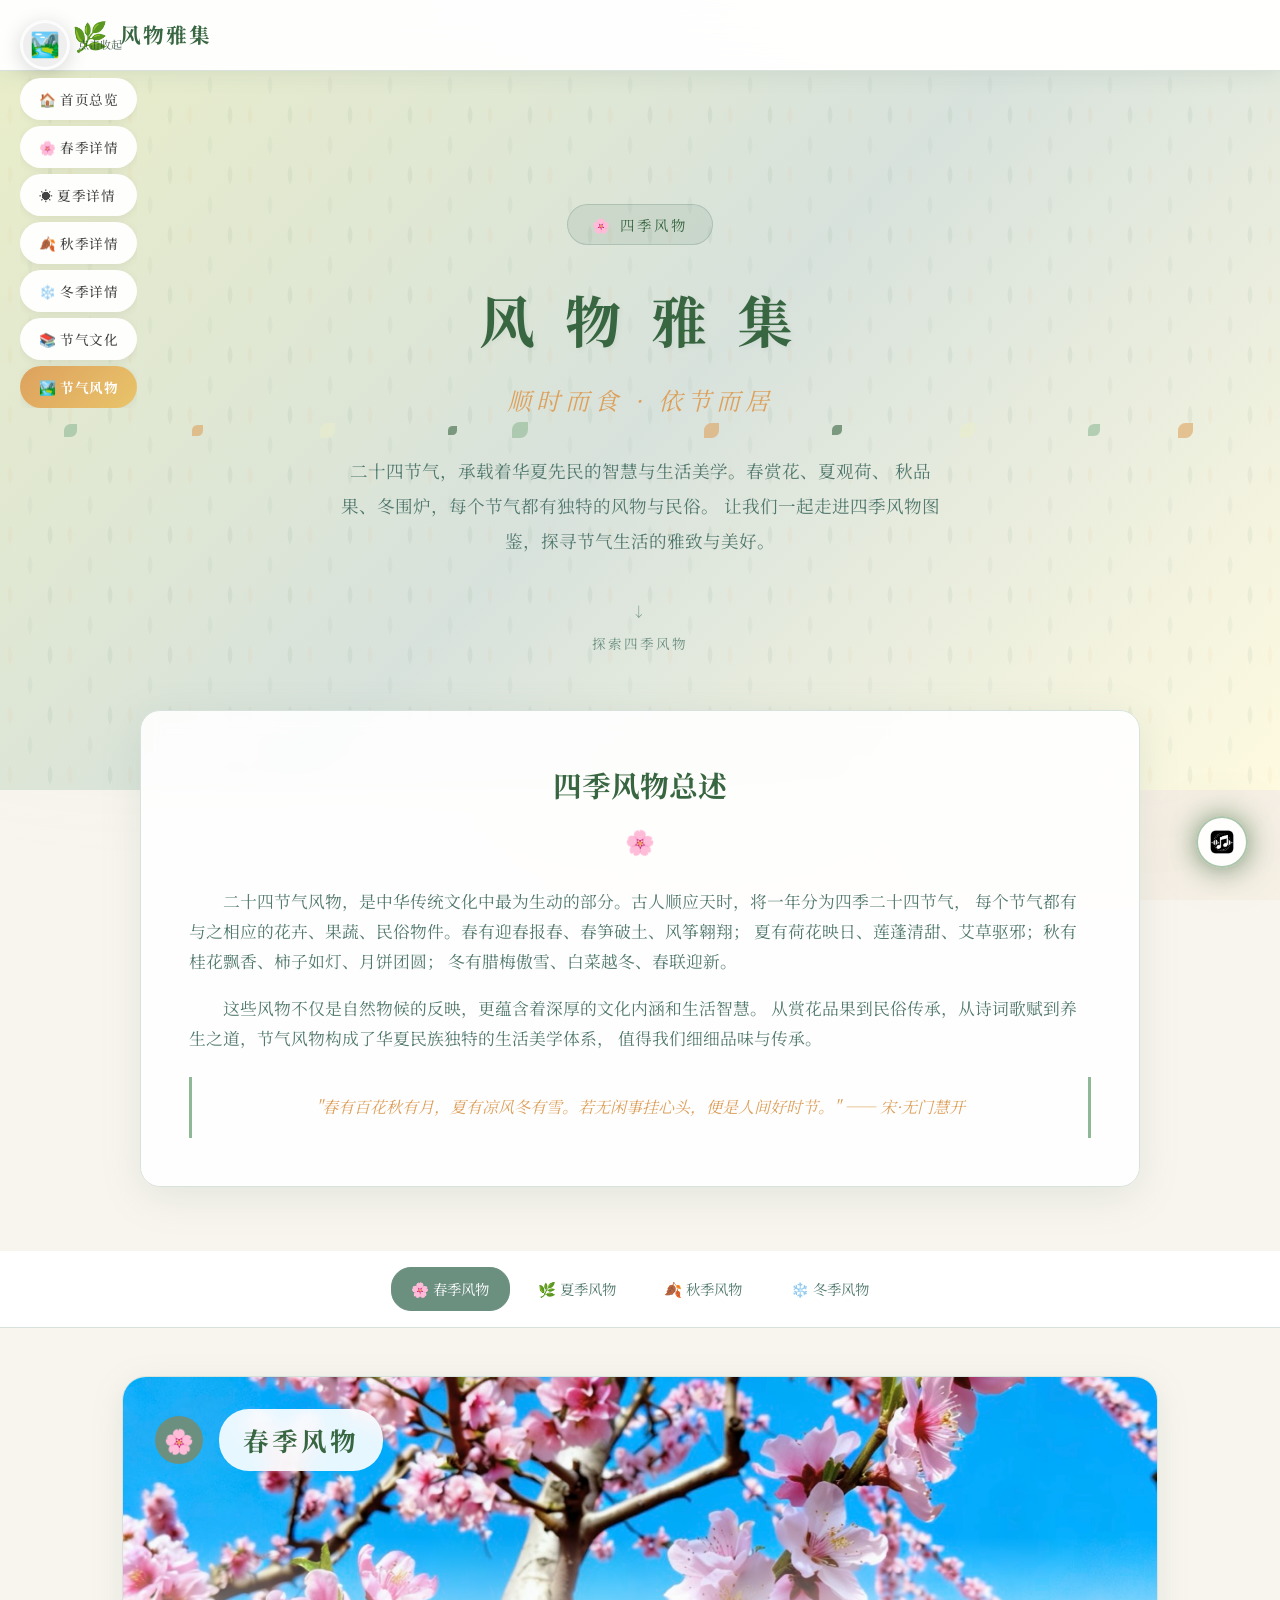
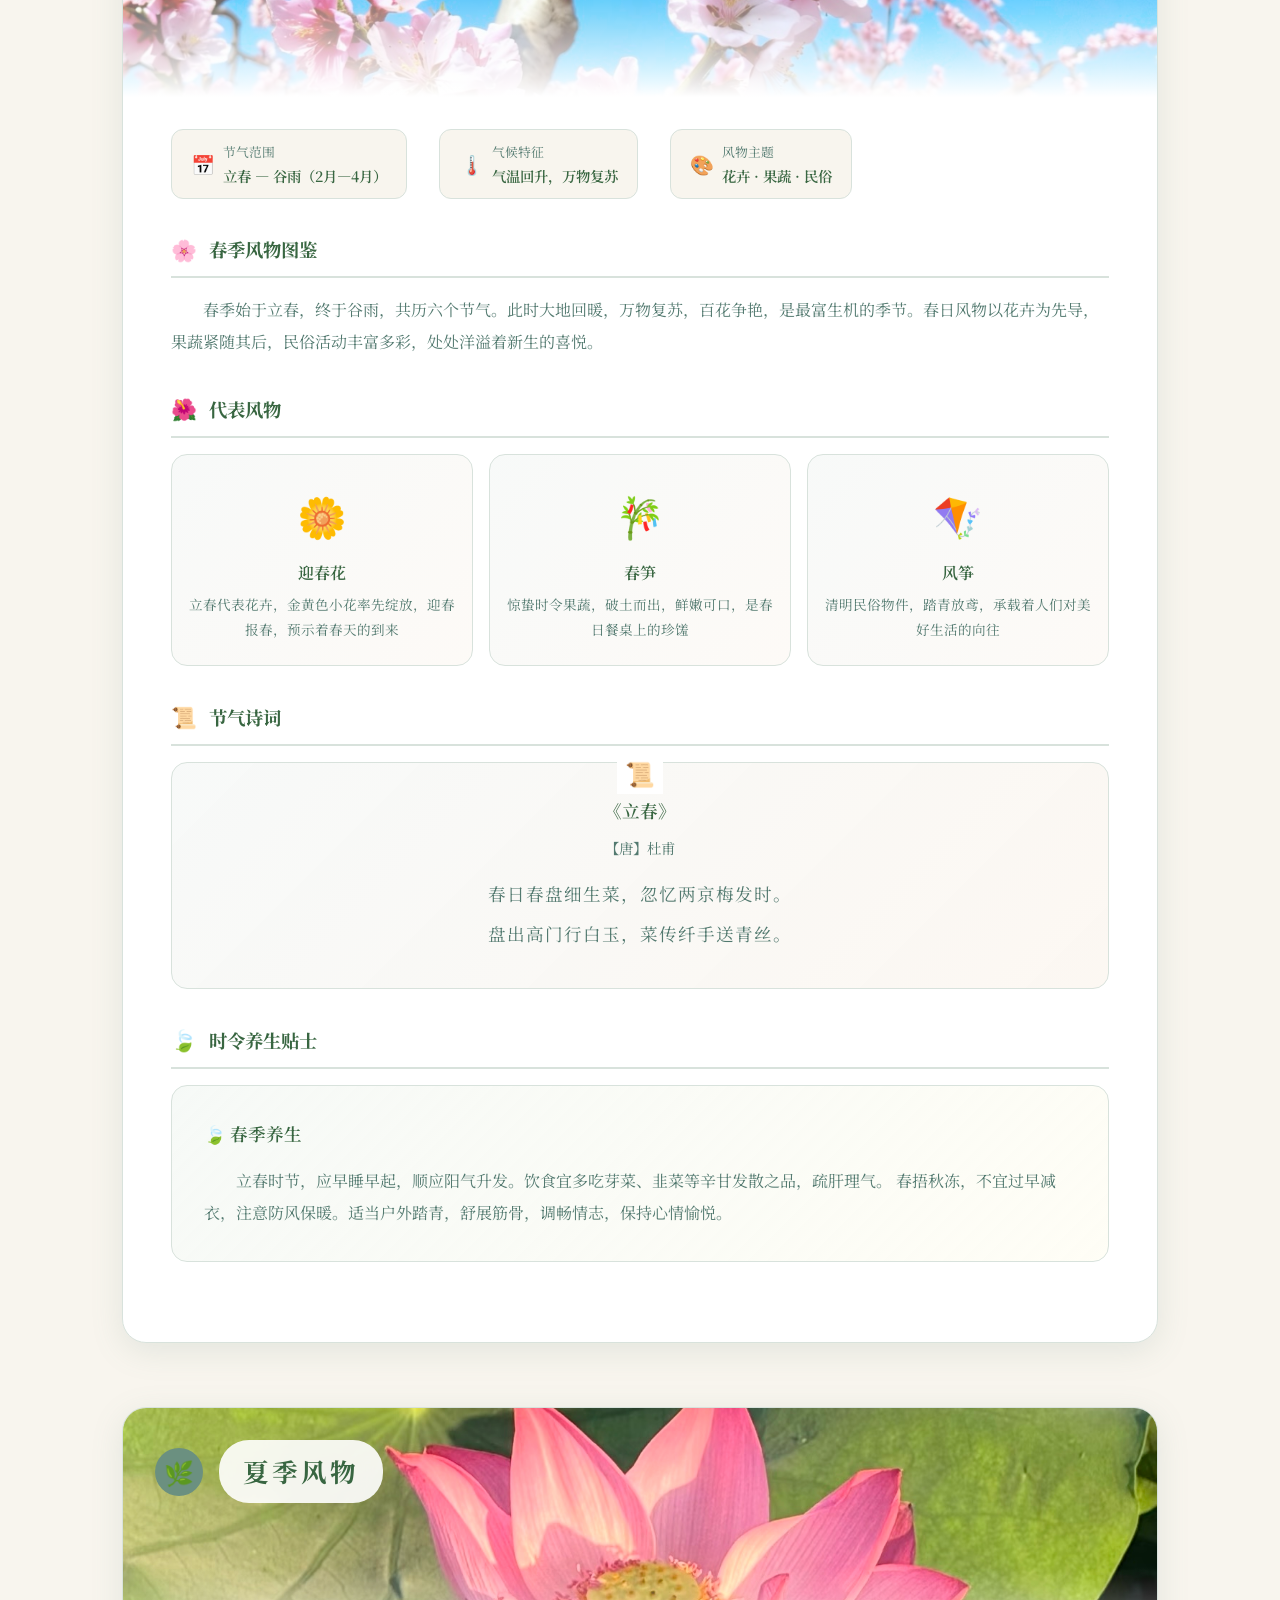
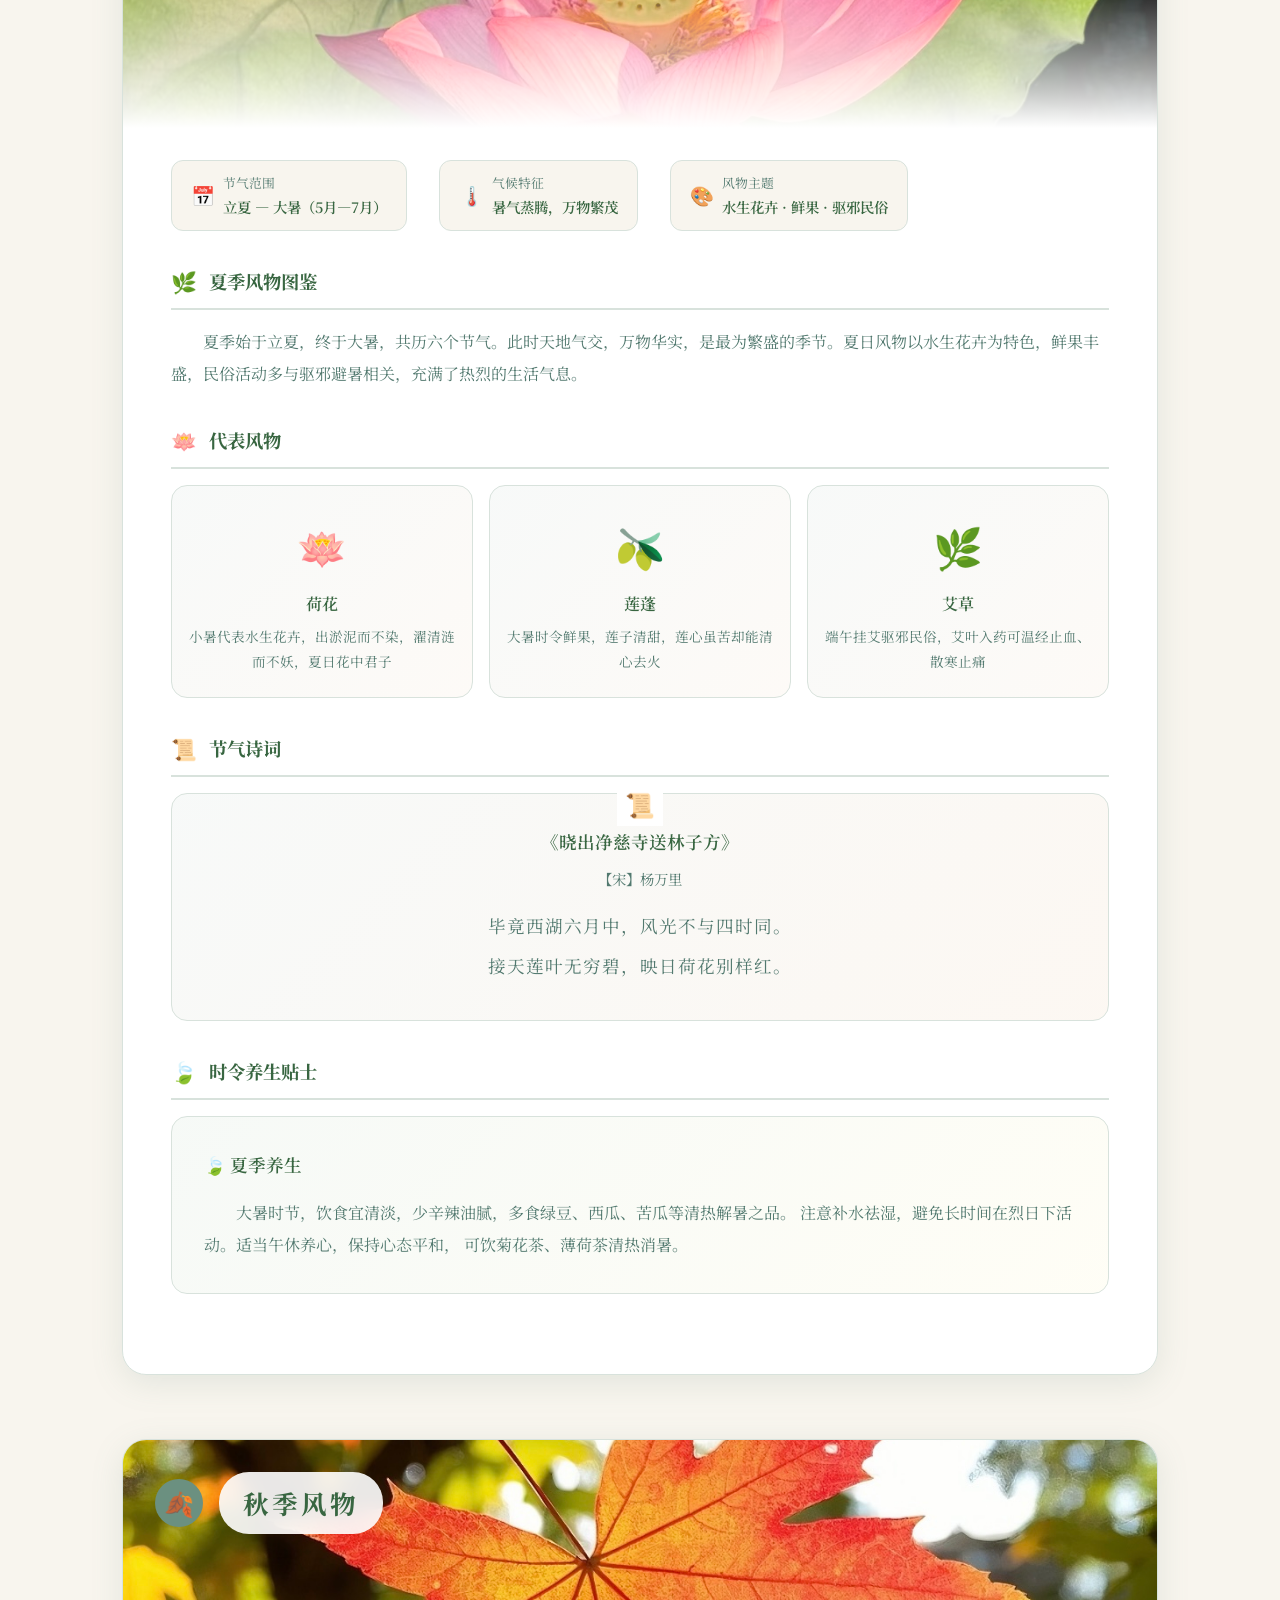
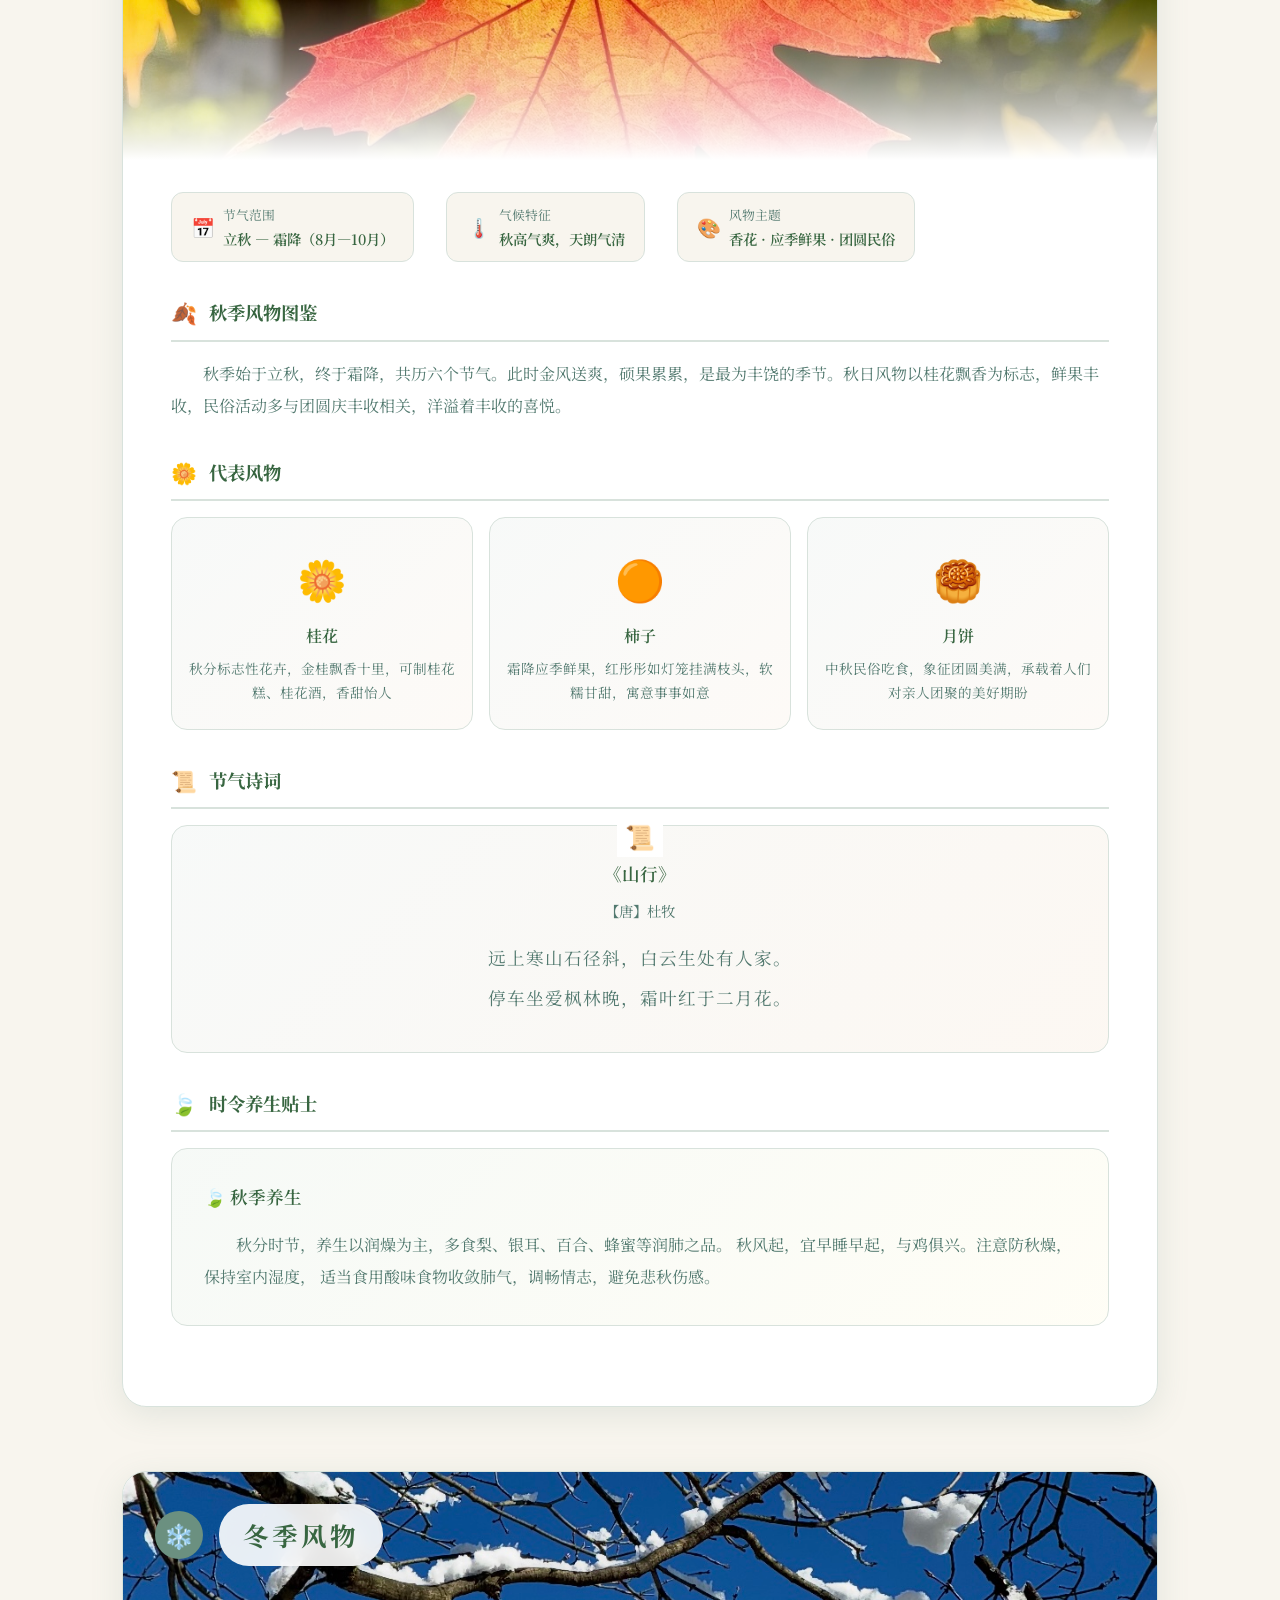
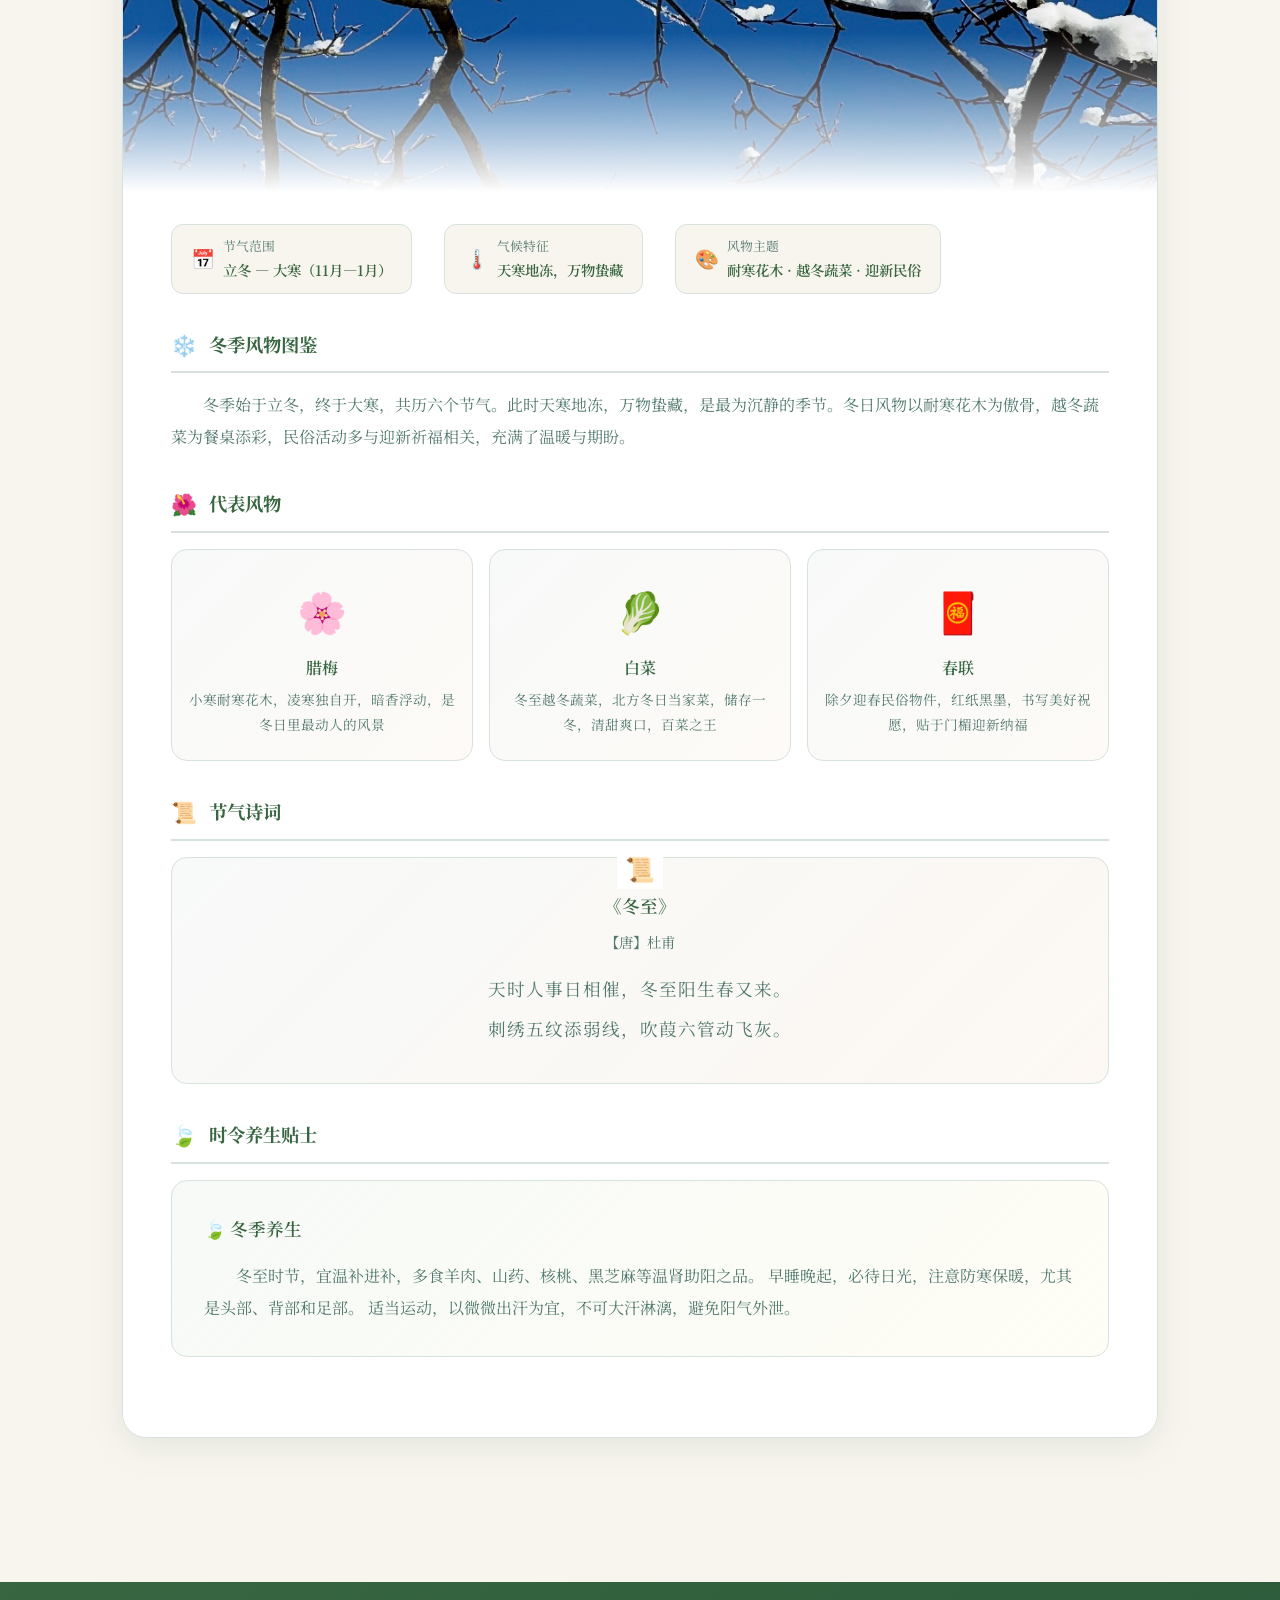
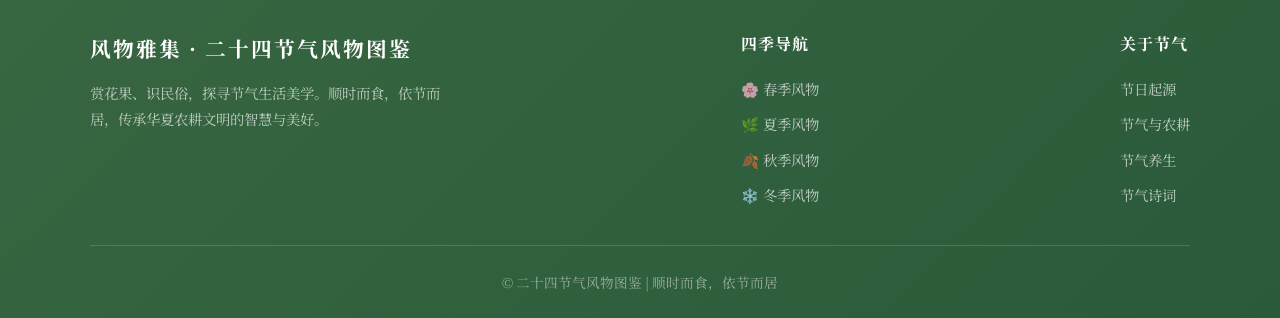
<file: html/scenery.html>
﻿<!DOCTYPE html>
<html lang="zh-CN">
<head>
  <meta charset="UTF-8">
  <meta name="viewport" content="width=device-width, initial-scale=1.0">
  <title>风物雅集 · 二十四节气风物图鉴</title>
  <meta name="description" content="二十四节气风物图鉴：赏花果、识民俗，探寻节气生活美学。春夏秋冬四季风物，花卉果蔬、民俗物件尽收眼底。">
  <meta name="keywords" content="二十四节气,风物图鉴,节气花卉,节气美食,民俗传统,春夏秋冬">
  <link href="https://fonts.googleapis.com/css2?family=Noto+Serif+SC:wght@400;600;700&display=swap" rel="stylesheet">
  <link rel="stylesheet" href="../css/common.css">
  <link rel="stylesheet" href="../css/scenery.css">
  <style>
    /* 左上角导航悬浮球 */
    
    .top-left-nav-item:hover {
      background: linear-gradient(135deg, #DDA15E, #E9C46A);
      color: #fff;
      transform: translateX(5px) !important;
      box-shadow: 0 5px 20px rgba(221,161,94,0.3);
    }
    .top-left-nav-item.active {
      background: linear-gradient(135deg, #DDA15E, #E9C46A);
      color: #fff;
    }
    </style>
</head>
<body>
  <!-- ========== 左上角导航悬浮球 ========== -->
  <div class="top-left-nav">
    <div class="top-left-nav-row">
      <button class="top-left-nav-trigger" onclick="toggleTopLeftNav()" title="导航菜单">🏞️</button>
      <span class="top-left-nav-hint">点击收起</span>
    </div>
    <div class="top-left-nav-menu show" id="topLeftNavMenu">
      <a href="index.html" class="top-left-nav-item">🏠 首页总览</a>
      <a href="spring.html" class="top-left-nav-item">🌸 春季详情</a>
      <a href="summer.html" class="top-left-nav-item">☀️ 夏季详情</a>
      <a href="autumn.html" class="top-left-nav-item">🍂 秋季详情</a>
      <a href="winter.html" class="top-left-nav-item">❄️ 冬季详情</a>
      <a href="culture.html" class="top-left-nav-item">📚 节气文化</a>
      <a href="scenery.html" class="top-left-nav-item active">🏞️ 节气风物</a>
    </div>
  </div>
  <script>
    
    // 滚动渐显
    const revealObserver = new IntersectionObserver((entries) => {
      entries.forEach(entry => {
        if (entry.isIntersecting) {
          entry.target.classList.add('scroll-visible');
          entry.target.classList.remove('scroll-hidden');
        }
      });
    }, { threshold: 0.1, rootMargin: '0px 0px -50px 0px' });

    document.querySelectorAll('.goods-card').forEach(card => {
      card.classList.add('scroll-hidden');
      revealObserver.observe(card);
    });

  </script>

  <!-- 固定导航栏 -->
  <nav class="scenery-nav" id="mainNav">
    <div class="nav-container">
      <a href="#" class="nav-logo">
        <span class="nav-logo-icon">🌿</span>
        <span class="nav-logo-text">风物雅集</span>
      </a>
      <div class="nav-toggle" id="navToggle" onclick="toggleNav()">
        <span></span>
        <span></span>
        <span></span>
      </div>
    </div>
  </nav>

  <!-- Hero区 -->
  <section class="scenery-hero" id="hero">
    <div class="hero-bg-pattern"></div>
    <div class="petal" style="left:5%; animation-duration:8s; animation-delay:0s; width:13px; height:13px; background:#8FB996;"></div>
    <div class="petal" style="left:15%; animation-duration:10s; animation-delay:1s; width:11px; height:11px; background:#DDA15E;"></div>
    <div class="petal" style="left:25%; animation-duration:9s; animation-delay:2s; background:#E9EDC9;"></div>
    <div class="petal" style="left:40%; animation-duration:11s; animation-delay:0.5s; width:16px; height:16px; background:#8FB996;"></div>
    <div class="petal" style="left:55%; animation-duration:8.5s; animation-delay:3s; background:#DDA15E;"></div>
    <div class="petal" style="left:65%; animation-duration:10.5s; animation-delay:1.5s; width:10px; height:10px; background:#386641;"></div>
    <div class="petal" style="left:75%; animation-duration:9.5s; animation-delay:2.5s; background:#E9EDC9;"></div>
    <div class="petal" style="left:85%; animation-duration:11.5s; animation-delay:0.8s; width:12px; height:12px; background:#8FB996;"></div>
    <div class="petal" style="left:92%; animation-duration:8.8s; animation-delay:3.5s; background:#DDA15E;"></div>
    <div class="petal" style="left:35%; animation-duration:10.2s; animation-delay:4s; width:9px; height:9px; background:#386641;"></div>

    <div class="hero-content">
      <div class="hero-season-label">🌸 四季风物</div>
      <h1 class="hero-title">风 物 雅 集</h1>
      <p class="hero-subtitle">顺时而食 · 依节而居</p>
      <p class="hero-desc">
        二十四节气，承载着华夏先民的智慧与生活美学。春赏花、夏观荷、
        秋品果、冬围炉，每个节气都有独特的风物与民俗。
        让我们一起走进四季风物图鉴，探寻节气生活的雅致与美好。
      </p>
      <div class="hero-scroll-hint">
        <span>↓</span>
        <span>探索四季风物</span>
      </div>
    </div>
  </section>

  <!-- 总述区 -->
  <section class="scenery-intro" id="intro">
    <h2 class="intro-title">四季风物总述</h2>
    <p class="intro-text">
      二十四节气风物，是中华传统文化中最为生动的部分。古人顺应天时，将一年分为四季二十四节气，
      每个节气都有与之相应的花卉、果蔬、民俗物件。春有迎春报春、春笋破土、风筝翱翔；
      夏有荷花映日、莲蓬清甜、艾草驱邪；秋有桂花飘香、柿子如灯、月饼团圆；
      冬有腊梅傲雪、白菜越冬、春联迎新。
    </p>
    <p class="intro-text">
      这些风物不仅是自然物候的反映，更蕴含着深厚的文化内涵和生活智慧。
      从赏花品果到民俗传承，从诗词歌赋到养生之道，节气风物构成了华夏民族独特的生活美学体系，
      值得我们细细品味与传承。
    </p>
    <div class="intro-quote">
      "春有百花秋有月，夏有凉风冬有雪。若无闲事挂心头，便是人间好时节。" —— 宋·无门慧开
    </div>
  </section>

  <!-- 四季粘性导航 -->
  <div class="season-nav" id="seasonNav">
    <div class="season-nav-inner">
      <a href="../images/spring/spring_scenery.jpg" class="active">🌸 春季风物</a>
      <a href="../images/summer/summer_scenery.jpg">🌿 夏季风物</a>
      <a href="../images/autumn/autumn_scenery.jpg">🍂 秋季风物</a>
      <a href="../images/winter/winter_scenery.jpg">❄️ 冬季风物</a>
    </div>
  </div>

  <!-- 风物内容 -->
  <div class="goods-container">

    <!-- 春季 -->
    <article class="goods-card" id="spring">
      <div class="goods-card-header">
        <img class="season-banner" src="../images/spring/spring_scenery.jpg" alt="春季 - 春暖花开，万物复苏" loading="lazy">
        <div class="goods-card-overlay">
          <span class="goods-season-icon">🌸</span>
          <span class="goods-season-tag">春季风物</span>
        </div>
      </div>
      <div class="goods-card-body">
        <div class="goods-meta">
          <div class="goods-meta-item">
            <span class="goods-meta-icon">📅</span>
            <div>
              <div class="goods-meta-label">节气范围</div>
              <div class="goods-meta-value">立春 — 谷雨（2月—4月）</div>
            </div>
          </div>
          <div class="goods-meta-item">
            <span class="goods-meta-icon">🌡️</span>
            <div>
              <div class="goods-meta-label">气候特征</div>
              <div class="goods-meta-value">气温回升，万物复苏</div>
            </div>
          </div>
          <div class="goods-meta-item">
            <span class="goods-meta-icon">🎨</span>
            <div>
              <div class="goods-meta-label">风物主题</div>
              <div class="goods-meta-value">花卉 · 果蔬 · 民俗</div>
            </div>
          </div>
        </div>

        <div class="goods-section">
          <h3 class="goods-section-title"><span class="goods-section-icon">🌸</span> 春季风物图鉴</h3>
          <p>春季始于立春，终于谷雨，共历六个节气。此时大地回暖，万物复苏，百花争艳，是最富生机的季节。春日风物以花卉为先导，果蔬紧随其后，民俗活动丰富多彩，处处洋溢着新生的喜悦。</p>
        </div>

        <div class="goods-section">
          <h3 class="goods-section-title"><span class="goods-section-icon">🌺</span> 代表风物</h3>
          <ul class="scenery-grid">
            <li class="scenery-item">
              <div class="scenery-emoji">🌼</div>
              <div class="scenery-name">迎春花</div>
              <div class="scenery-desc">立春代表花卉，金黄色小花率先绽放，迎春报春，预示着春天的到来</div>
            </li>
            <li class="scenery-item">
              <div class="scenery-emoji">🎋</div>
              <div class="scenery-name">春笋</div>
              <div class="scenery-desc">惊蛰时令果蔬，破土而出，鲜嫩可口，是春日餐桌上的珍馐</div>
            </li>
            <li class="scenery-item">
              <div class="scenery-emoji">🪁</div>
              <div class="scenery-name">风筝</div>
              <div class="scenery-desc">清明民俗物件，踏青放鸢，承载着人们对美好生活的向往</div>
            </li>
          </ul>
        </div>

        <div class="goods-section">
          <h3 class="goods-section-title"><span class="goods-section-icon">📜</span> 节气诗词</h3>
          <div class="poem-block">
            <div class="poem-title">《立春》</div>
            <div class="poem-author">【唐】杜甫</div>
            <div class="poem-content">
              <p>春日春盘细生菜，忽忆两京梅发时。</p>
              <p>盘出高门行白玉，菜传纤手送青丝。</p>
            </div>
          </div>
        </div>

        <div class="goods-section">
          <h3 class="goods-section-title"><span class="goods-section-icon">🍃</span> 时令养生贴士</h3>
          <div class="health-block">
            <div class="health-title">🍃 春季养生</div>
            <div class="health-content">
              立春时节，应早睡早起，顺应阳气升发。饮食宜多吃芽菜、韭菜等辛甘发散之品，疏肝理气。
              春捂秋冻，不宜过早减衣，注意防风保暖。适当户外踏青，舒展筋骨，调畅情志，保持心情愉悦。
            </div>
          </div>
        </div>
      </div>
    </article>

    <!-- 夏季 -->
    <article class="goods-card" id="summer">
      <div class="goods-card-header">
        <img class="season-banner" src="../images/summer/summer_scenery.jpg" alt="夏季 - 荷风送香，万物繁茂" loading="lazy">
        <div class="goods-card-overlay">
          <span class="goods-season-icon">🌿</span>
          <span class="goods-season-tag">夏季风物</span>
        </div>
      </div>
      <div class="goods-card-body">
        <div class="goods-meta">
          <div class="goods-meta-item">
            <span class="goods-meta-icon">📅</span>
            <div>
              <div class="goods-meta-label">节气范围</div>
              <div class="goods-meta-value">立夏 — 大暑（5月—7月）</div>
            </div>
          </div>
          <div class="goods-meta-item">
            <span class="goods-meta-icon">🌡️</span>
            <div>
              <div class="goods-meta-label">气候特征</div>
              <div class="goods-meta-value">暑气蒸腾，万物繁茂</div>
            </div>
          </div>
          <div class="goods-meta-item">
            <span class="goods-meta-icon">🎨</span>
            <div>
              <div class="goods-meta-label">风物主题</div>
              <div class="goods-meta-value">水生花卉 · 鲜果 · 驱邪民俗</div>
            </div>
          </div>
        </div>

        <div class="goods-section">
          <h3 class="goods-section-title"><span class="goods-section-icon">🌿</span> 夏季风物图鉴</h3>
          <p>夏季始于立夏，终于大暑，共历六个节气。此时天地气交，万物华实，是最为繁盛的季节。夏日风物以水生花卉为特色，鲜果丰盛，民俗活动多与驱邪避暑相关，充满了热烈的生活气息。</p>
        </div>

        <div class="goods-section">
          <h3 class="goods-section-title"><span class="goods-section-icon">🪷</span> 代表风物</h3>
          <ul class="scenery-grid">
            <li class="scenery-item">
              <div class="scenery-emoji">🪷</div>
              <div class="scenery-name">荷花</div>
              <div class="scenery-desc">小暑代表水生花卉，出淤泥而不染，濯清涟而不妖，夏日花中君子</div>
            </li>
            <li class="scenery-item">
              <div class="scenery-emoji">🫒</div>
              <div class="scenery-name">莲蓬</div>
              <div class="scenery-desc">大暑时令鲜果，莲子清甜，莲心虽苦却能清心去火</div>
            </li>
            <li class="scenery-item">
              <div class="scenery-emoji">🌿</div>
              <div class="scenery-name">艾草</div>
              <div class="scenery-desc">端午挂艾驱邪民俗，艾叶入药可温经止血、散寒止痛</div>
            </li>
          </ul>
        </div>

        <div class="goods-section">
          <h3 class="goods-section-title"><span class="goods-section-icon">📜</span> 节气诗词</h3>
          <div class="poem-block">
            <div class="poem-title">《晓出净慈寺送林子方》</div>
            <div class="poem-author">【宋】杨万里</div>
            <div class="poem-content">
              <p>毕竟西湖六月中，风光不与四时同。</p>
              <p>接天莲叶无穷碧，映日荷花别样红。</p>
            </div>
          </div>
        </div>

        <div class="goods-section">
          <h3 class="goods-section-title"><span class="goods-section-icon">🍃</span> 时令养生贴士</h3>
          <div class="health-block">
            <div class="health-title">🍃 夏季养生</div>
            <div class="health-content">
              大暑时节，饮食宜清淡，少辛辣油腻，多食绿豆、西瓜、苦瓜等清热解暑之品。
              注意补水祛湿，避免长时间在烈日下活动。适当午休养心，保持心态平和，
              可饮菊花茶、薄荷茶清热消暑。
            </div>
          </div>
        </div>
      </div>
    </article>

    <!-- 秋季 -->
    <article class="goods-card" id="autumn">
      <div class="goods-card-header">
        <img class="season-banner" src="../images/autumn/autumn_scenery.jpg" alt="秋季 - 金风送爽，硕果累累" loading="lazy">
        <div class="goods-card-overlay">
          <span class="goods-season-icon">🍂</span>
          <span class="goods-season-tag">秋季风物</span>
        </div>
      </div>
      <div class="goods-card-body">
        <div class="goods-meta">
          <div class="goods-meta-item">
            <span class="goods-meta-icon">📅</span>
            <div>
              <div class="goods-meta-label">节气范围</div>
              <div class="goods-meta-value">立秋 — 霜降（8月—10月）</div>
            </div>
          </div>
          <div class="goods-meta-item">
            <span class="goods-meta-icon">🌡️</span>
            <div>
              <div class="goods-meta-label">气候特征</div>
              <div class="goods-meta-value">秋高气爽，天朗气清</div>
            </div>
          </div>
          <div class="goods-meta-item">
            <span class="goods-meta-icon">🎨</span>
            <div>
              <div class="goods-meta-label">风物主题</div>
              <div class="goods-meta-value">香花 · 应季鲜果 · 团圆民俗</div>
            </div>
          </div>
        </div>

        <div class="goods-section">
          <h3 class="goods-section-title"><span class="goods-section-icon">🍂</span> 秋季风物图鉴</h3>
          <p>秋季始于立秋，终于霜降，共历六个节气。此时金风送爽，硕果累累，是最为丰饶的季节。秋日风物以桂花飘香为标志，鲜果丰收，民俗活动多与团圆庆丰收相关，洋溢着丰收的喜悦。</p>
        </div>

        <div class="goods-section">
          <h3 class="goods-section-title"><span class="goods-section-icon">🌼</span> 代表风物</h3>
          <ul class="scenery-grid">
            <li class="scenery-item">
              <div class="scenery-emoji">🌼</div>
              <div class="scenery-name">桂花</div>
              <div class="scenery-desc">秋分标志性花卉，金桂飘香十里，可制桂花糕、桂花酒，香甜怡人</div>
            </li>
            <li class="scenery-item">
              <div class="scenery-emoji">🟠</div>
              <div class="scenery-name">柿子</div>
              <div class="scenery-desc">霜降应季鲜果，红彤彤如灯笼挂满枝头，软糯甘甜，寓意事事如意</div>
            </li>
            <li class="scenery-item">
              <div class="scenery-emoji">🥮</div>
              <div class="scenery-name">月饼</div>
              <div class="scenery-desc">中秋民俗吃食，象征团圆美满，承载着人们对亲人团聚的美好期盼</div>
            </li>
          </ul>
        </div>

        <div class="goods-section">
          <h3 class="goods-section-title"><span class="goods-section-icon">📜</span> 节气诗词</h3>
          <div class="poem-block">
            <div class="poem-title">《山行》</div>
            <div class="poem-author">【唐】杜牧</div>
            <div class="poem-content">
              <p>远上寒山石径斜，白云生处有人家。</p>
              <p>停车坐爱枫林晚，霜叶红于二月花。</p>
            </div>
          </div>
        </div>

        <div class="goods-section">
          <h3 class="goods-section-title"><span class="goods-section-icon">🍃</span> 时令养生贴士</h3>
          <div class="health-block">
            <div class="health-title">🍃 秋季养生</div>
            <div class="health-content">
              秋分时节，养生以润燥为主，多食梨、银耳、百合、蜂蜜等润肺之品。
              秋风起，宜早睡早起，与鸡俱兴。注意防秋燥，保持室内湿度，
              适当食用酸味食物收敛肺气，调畅情志，避免悲秋伤感。
            </div>
          </div>
        </div>
      </div>
    </article>

    <!-- 冬季 -->
    <article class="goods-card" id="winter">
      <div class="goods-card-header">
        <img class="season-banner" src="../images/winter/winter_scenery.jpg" alt="冬季 - 岁寒三友，围炉取暖" loading="lazy">
        <div class="goods-card-overlay">
          <span class="goods-season-icon">❄️</span>
          <span class="goods-season-tag">冬季风物</span>
        </div>
      </div>
      <div class="goods-card-body">
        <div class="goods-meta">
          <div class="goods-meta-item">
            <span class="goods-meta-icon">📅</span>
            <div>
              <div class="goods-meta-label">节气范围</div>
              <div class="goods-meta-value">立冬 — 大寒（11月—1月）</div>
            </div>
          </div>
          <div class="goods-meta-item">
            <span class="goods-meta-icon">🌡️</span>
            <div>
              <div class="goods-meta-label">气候特征</div>
              <div class="goods-meta-value">天寒地冻，万物蛰藏</div>
            </div>
          </div>
          <div class="goods-meta-item">
            <span class="goods-meta-icon">🎨</span>
            <div>
              <div class="goods-meta-label">风物主题</div>
              <div class="goods-meta-value">耐寒花木 · 越冬蔬菜 · 迎新民俗</div>
            </div>
          </div>
        </div>

        <div class="goods-section">
          <h3 class="goods-section-title"><span class="goods-section-icon">❄️</span> 冬季风物图鉴</h3>
          <p>冬季始于立冬，终于大寒，共历六个节气。此时天寒地冻，万物蛰藏，是最为沉静的季节。冬日风物以耐寒花木为傲骨，越冬蔬菜为餐桌添彩，民俗活动多与迎新祈福相关，充满了温暖与期盼。</p>
        </div>

        <div class="goods-section">
          <h3 class="goods-section-title"><span class="goods-section-icon">🌺</span> 代表风物</h3>
          <ul class="scenery-grid">
            <li class="scenery-item">
              <div class="scenery-emoji">🌸</div>
              <div class="scenery-name">腊梅</div>
              <div class="scenery-desc">小寒耐寒花木，凌寒独自开，暗香浮动，是冬日里最动人的风景</div>
            </li>
            <li class="scenery-item">
              <div class="scenery-emoji">🥬</div>
              <div class="scenery-name">白菜</div>
              <div class="scenery-desc">冬至越冬蔬菜，北方冬日当家菜，储存一冬，清甜爽口，百菜之王</div>
            </li>
            <li class="scenery-item">
              <div class="scenery-emoji">🧧</div>
              <div class="scenery-name">春联</div>
              <div class="scenery-desc">除夕迎春民俗物件，红纸黑墨，书写美好祝愿，贴于门楣迎新纳福</div>
            </li>
          </ul>
        </div>

        <div class="goods-section">
          <h3 class="goods-section-title"><span class="goods-section-icon">📜</span> 节气诗词</h3>
          <div class="poem-block">
            <div class="poem-title">《冬至》</div>
            <div class="poem-author">【唐】杜甫</div>
            <div class="poem-content">
              <p>天时人事日相催，冬至阳生春又来。</p>
              <p>刺绣五纹添弱线，吹葭六管动飞灰。</p>
            </div>
          </div>
        </div>

        <div class="goods-section">
          <h3 class="goods-section-title"><span class="goods-section-icon">🍃</span> 时令养生贴士</h3>
          <div class="health-block">
            <div class="health-title">🍃 冬季养生</div>
            <div class="health-content">
              冬至时节，宜温补进补，多食羊肉、山药、核桃、黑芝麻等温肾助阳之品。
              早睡晚起，必待日光，注意防寒保暖，尤其是头部、背部和足部。
              适当运动，以微微出汗为宜，不可大汗淋漓，避免阳气外泄。
            </div>
          </div>
        </div>
      </div>
    </article>

  </div>

  <!-- 页脚 -->
  <footer class="scenery-footer">
    <div class="footer-container">
      <div class="footer-top">
        <div class="footer-brand">
          <h3>风物雅集 · 二十四节气风物图鉴</h3>
          <p>赏花果、识民俗，探寻节气生活美学。顺时而食，依节而居，传承华夏农耕文明的智慧与美好。</p>
        </div>
        <div class="footer-links-group">
          <h4>四季导航</h4>
          <ul>
            <li><a href="https://www.bilibili.com/video/BV1ML411K7E4?t=109.4">🌸 春季风物</a></li>
            <li><a href="https://www.bilibili.com/video/BV1n54y1N7eS?t=313.3">🌿 夏季风物</a></li>
            <li><a href="https://www.bilibili.com/video/BV15h411H7eb?t=110.5">🍂 秋季风物</a></li>
            <li><a href="https://www.bilibili.com/video/BV1vXi4BbEfQ?t=13.0">❄️ 冬季风物</a></li>
          </ul>
        </div>
        <div class="footer-links-group">
          <h4>关于节气</h4>
          <ul>
            <li><a href="https://www.bilibili.com/video/BV1vXi4BbEfQ?t=13.0">节日起源</a></li>
            <li><a href="https://www.bilibili.com/video/BV1fVxXeNEag?t=80.1">节气与农耕</a></li>
            <li><a href="https://www.bilibili.com/video/BV1gm421G7Vm?t=7.8">节气养生</a></li>
            <li><a href="https://www.bilibili.com/video/BV16K4y1u7Np?t=198.6">节气诗词</a></li>
          </ul>
        </div>
      </div>
      <div class="footer-bottom">© 二十四节气风物图鉴 | 顺时而食，依节而居</div>
    </div>
  </footer>

  <button class="back-to-top" id="backToTop">↑</button>

  <script>
    // 导航栏滚动效果
    const mainNav = document.getElementById('mainNav');
    window.addEventListener('scroll', () => {
      if (window.scrollY > 30) {
        mainNav.classList.add('scrolled');
      } else {
        mainNav.classList.remove('scrolled');
      }
    });

    // 移动端导航切换
    function toggleNav() {
      document.getElementById('navLinks').classList.toggle('open');
    }

    // 卡片滚动显示动画
    const cards = document.querySelectorAll('.goods-card');
    const showCard = () => {
      cards.forEach(item => {
        const rect = item.getBoundingClientRect();
        if (rect.top < window.innerHeight - 120) {
          item.classList.add('visible');
        }
      });
    };
    window.addEventListener('scroll', showCard);
    window.addEventListener('load', showCard);

    // 返回顶部按钮
    const topBtn = document.getElementById('backToTop');
    if (topBtn) {
      window.addEventListener('scroll', () => {
        topBtn.classList.toggle('visible', window.scrollY > 400);
      });
      topBtn.onclick = () => window.scrollTo({ top: 0, behavior: 'smooth' });
    }

    // 四季导航高亮
    const seasonNavA = document.querySelectorAll('.season-nav a');
    const seasonSections = document.querySelectorAll('.goods-card');
    window.addEventListener('scroll', () => {
      let idx = 0;
      seasonSections.forEach((sec, i) => {
        if (window.scrollY >= sec.offsetTop - 200) idx = i;
      });
      seasonNavA.forEach(a => a.classList.remove('active'));
      if (seasonNavA[idx]) seasonNavA[idx].classList.add('active');
    });

    // 导航链接点击关闭移动端菜单
    document.querySelectorAll('.nav-links a').forEach(link => {
      link.addEventListener('click', () => {
        document.getElementById('navLinks').classList.remove('open');
      });
    });

  </script>

  <script src="../js/common.js"></script>
  <!-- 背景音乐 -->
  <audio id="bgmAudio" src="../mp3/back_music.mp3" loop preload="auto"></audio>
  <button class="music-toggle playing" id="musicToggleBtn" title="音乐开关">
    <img src="../mp3/ui_music.png" alt="音乐">
    <span class="music-tooltip" id="musicTooltip">暂停音乐</span>
  </button>

</body>
</html>
</file>
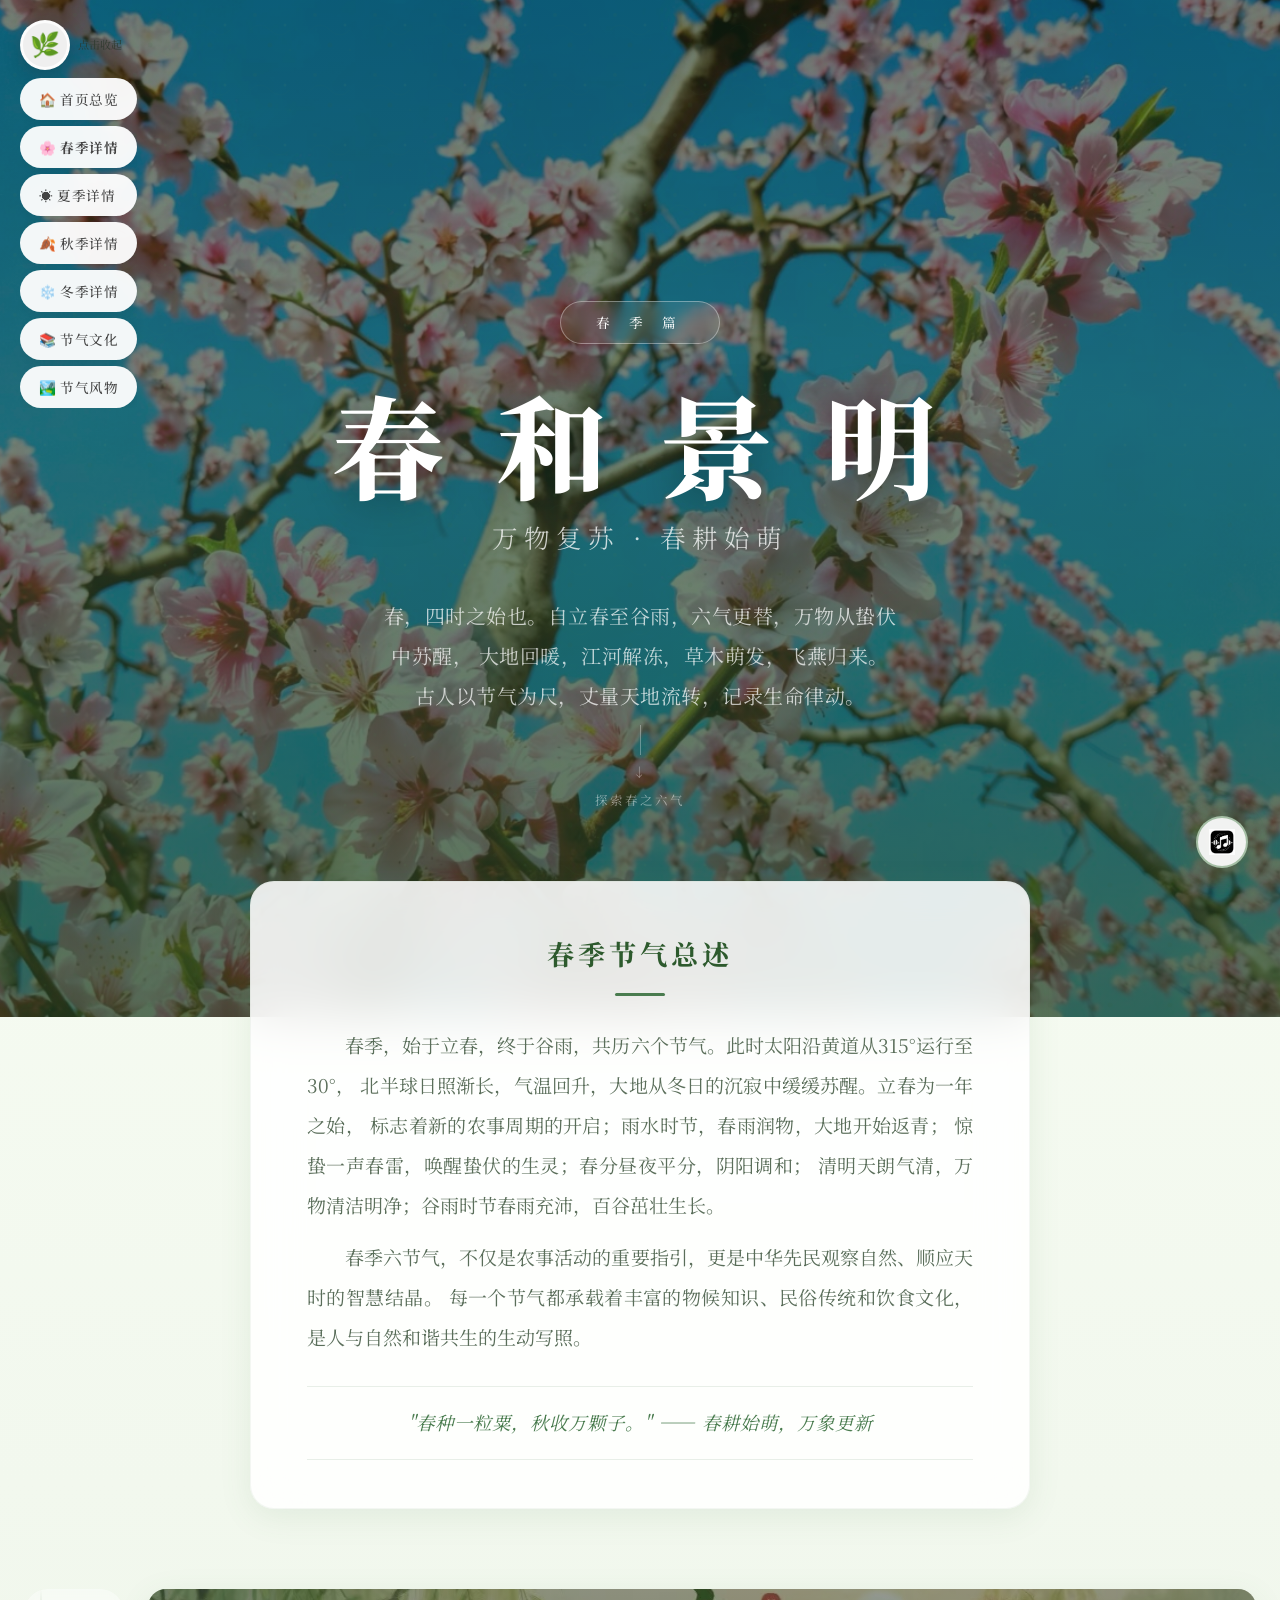
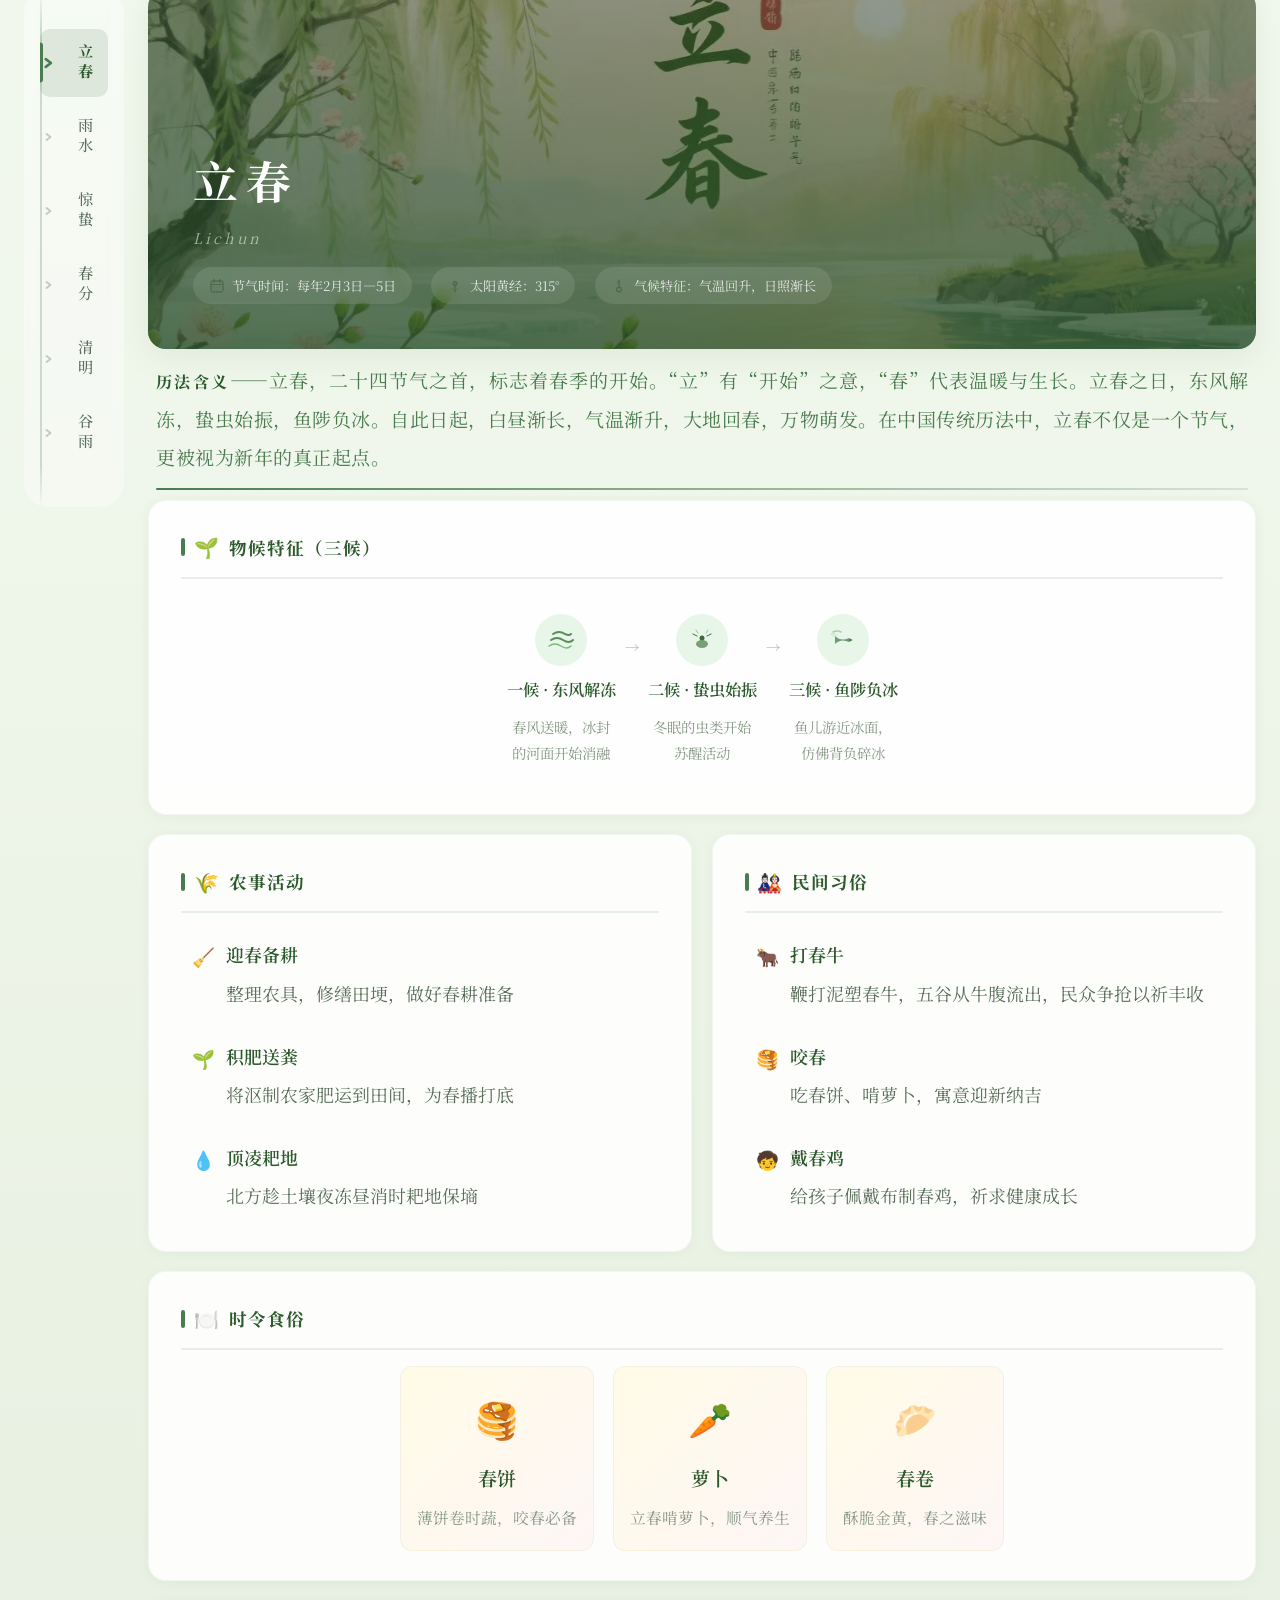
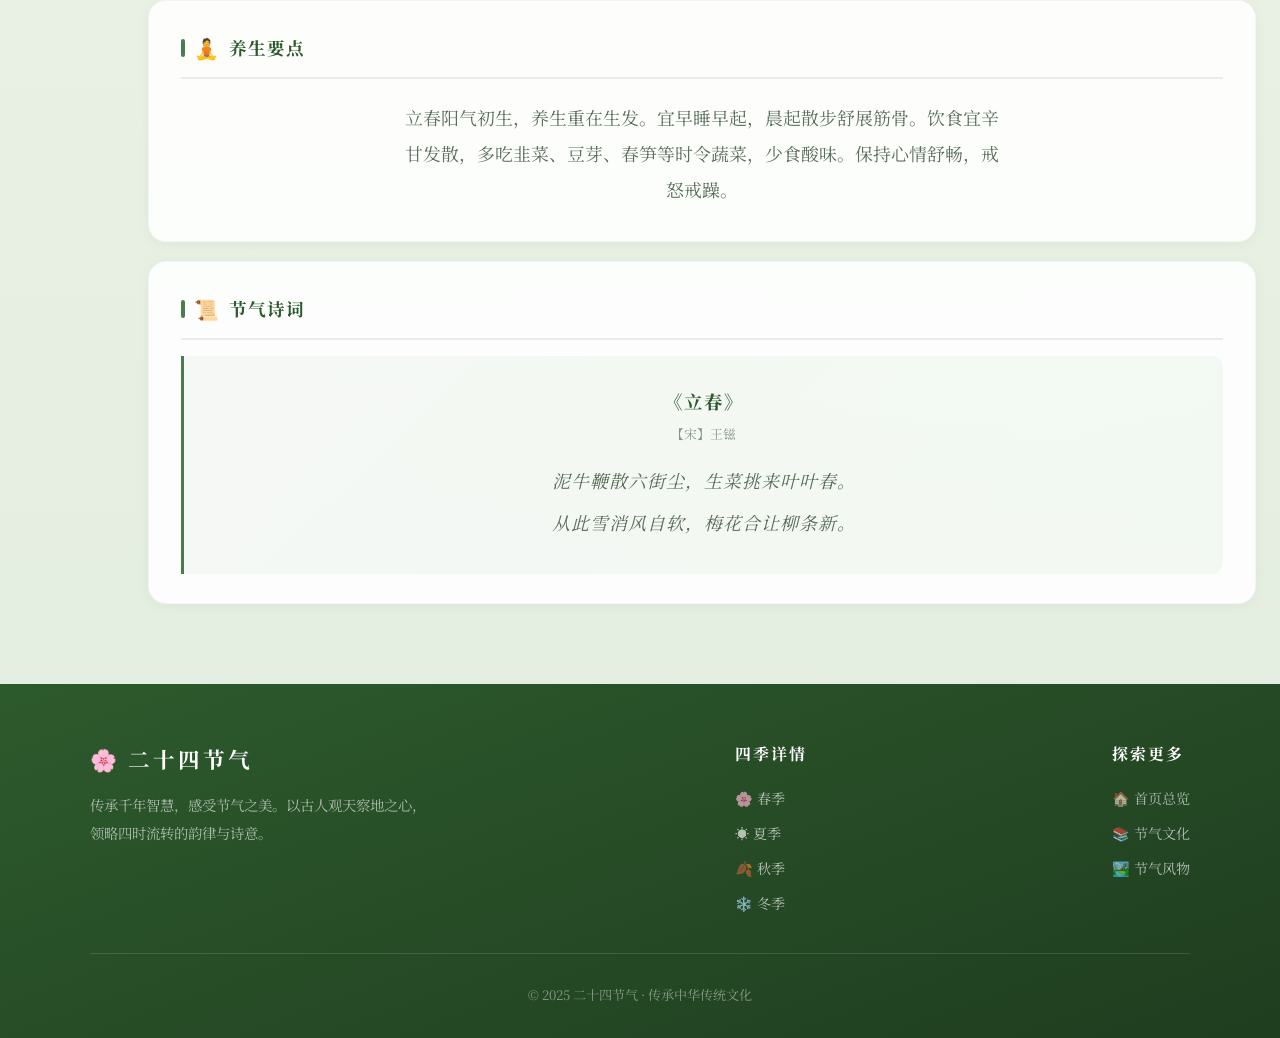
<file: html/spring.html>
﻿<!DOCTYPE html>
<html lang="zh-CN">
<head>
  <meta charset="UTF-8">
  <meta name="viewport" content="width=device-width, initial-scale=1.0">
  <title>春和景明 · 二十四节气之春季篇</title>
  <meta name="description" content="春季节气专题：立春、雨水、惊蛰、春分、清明、谷雨，感受万物复苏、春耕始萌的东方智慧。">
  <meta name="keywords" content="二十四节气,春季,立春,雨水,惊蛰,春分,清明,谷雨,中国传统节日">
  <link href="https://fonts.googleapis.com/css2?family=Noto+Serif+SC:wght@400;600;700&display=swap" rel="stylesheet">
  <link rel="stylesheet" href="../css/common.css">
  <link rel="stylesheet" href="../css/spring.css">

  <script src="../js/common.js"></script>
</head>
<body class="spring-page">

  <!-- ========== 左上角导航悬浮球 ========== -->
  <div class="top-left-nav">
    <div class="top-left-nav-row">
      <button class="top-left-nav-trigger" onclick="toggleTopLeftNav()" title="导航菜单">🌿</button>
      <span class="top-left-nav-hint">点击收起</span>
    </div>
    <div class="top-left-nav-menu show" id="topLeftNavMenu">
      <a href="index.html" class="top-left-nav-item">🏠 首页总览</a>
      <a href="spring.html" class="top-left-nav-item active">🌸 春季详情</a>
      <a href="summer.html" class="top-left-nav-item">☀️ 夏季详情</a>
      <a href="autumn.html" class="top-left-nav-item">🍂 秋季详情</a>
      <a href="winter.html" class="top-left-nav-item">❄️ 冬季详情</a>
      <a href="culture.html" class="top-left-nav-item">📚 节气文化</a>
      <a href="scenery.html" class="top-left-nav-item">🏞️ 节气风物</a>
    </div>
  </div>
  
  <script>
    // ========== 节气点按切换 ==========
    let _termCards = null;
    let _sidebarTerms = null;
    function _getTermCards() { if (!_termCards) _termCards = document.querySelectorAll('.term-card'); return _termCards; }
    function _getSidebarTerms() { if (!_sidebarTerms) _sidebarTerms = document.querySelectorAll('.sidebar-term'); return _sidebarTerms; }

    function switchTerm(termId) {
      _getTermCards().forEach(card => card.classList.remove('active'));
      _getSidebarTerms().forEach(term => term.classList.remove('active'));

      const targetCard = document.getElementById(termId);
      if (targetCard) {
        void targetCard.offsetWidth;
        targetCard.classList.add('active');
      }

      const targetSidebar = document.querySelector('.sidebar-term[data-term="' + termId + '"]');
      if (targetSidebar) {
        targetSidebar.classList.add('active');
      }
    }
// ========== 回到顶部 ==========
    const backToTop = document.getElementById('backToTop');
    if (backToTop) {
      window.addEventListener('scroll', function() {
        if (window.scrollY > 600) {
          backToTop.classList.add('visible');
        } else {
          backToTop.classList.remove('visible');
        }
      });
      backToTop.addEventListener('click', function() {
        window.scrollTo({ top: 0, behavior: 'smooth' });
      });
    }
  </script>

  <!-- ========== Hero 区域 ========== -->
  <section class="spring-hero" id="hero">
    <div class="hero-bg-pattern"></div>
    <!-- 飘落花瓣 -->
    <div class="petal" style="left:5%; animation-duration:8s; animation-delay:0s; width:10px; height:10px; background:#7DB87D;"></div>
    <div class="petal" style="left:15%; animation-duration:10s; animation-delay:1s; width:8px; height:8px; background:#4A7C4F;"></div>
    <div class="petal" style="left:25%; animation-duration:9s; animation-delay:2s; background:#A8D5A8;"></div>
    <div class="petal" style="left:40%; animation-duration:11s; animation-delay:0.5s; width:14px; height:14px; background:#2D5A2D;"></div>
    <div class="petal" style="left:55%; animation-duration:8.5s; animation-delay:3s; background:#7DB87D;"></div>
    <div class="petal" style="left:65%; animation-duration:10.5s; animation-delay:1.5s; width:9px; height:9px; background:#4A7C4F;"></div>
    <div class="petal" style="left:75%; animation-duration:9.5s; animation-delay:2.5s; background:#A8D5A8;"></div>
    <div class="petal" style="left:85%; animation-duration:11.5s; animation-delay:0.8s; width:11px; height:11px; background:#2D5A2D;"></div>
    <div class="petal" style="left:92%; animation-duration:8.8s; animation-delay:3.5s; background:#7DB87D;"></div>
    <div class="petal" style="left:35%; animation-duration:10.2s; animation-delay:4s; width:7px; height:7px; background:#4A7C4F;"></div>

    <div class="hero-content">
      <div class="hero-season-label">春 季 篇</div>
      <h1 class="hero-title">春 和 景 明</h1>
      <p class="hero-subtitle">万物复苏 · 春耕始萌</p>
      <p class="hero-desc">
        春，四时之始也。自立春至谷雨，六气更替，万物从蛰伏中苏醒，
        大地回暖，江河解冻，草木萌发，飞燕归来。
        古人以节气为尺，丈量天地流转，记录生命律动。
      </p>
      <div class="hero-scroll-hint">
        <span>↓</span>
        <span>探索春之六气</span>
      </div>
    </div>
  </section>

  <!-- ========== 春季节气总述 ========== -->
  <section class="spring-intro" id="intro">
    <h2 class="intro-title">春季节气总述</h2>
    <p class="intro-text">
      春季，始于立春，终于谷雨，共历六个节气。此时太阳沿黄道从315°运行至30°，
      北半球日照渐长，气温回升，大地从冬日的沉寂中缓缓苏醒。立春为一年之始，
      标志着新的农事周期的开启；雨水时节，春雨润物，大地开始返青；
      惊蛰一声春雷，唤醒蛰伏的生灵；春分昼夜平分，阴阳调和；
      清明天朗气清，万物清洁明净；谷雨时节春雨充沛，百谷茁壮生长。
    </p>
    <p class="intro-text">
      春季六节气，不仅是农事活动的重要指引，更是中华先民观察自然、顺应天时的智慧结晶。
      每一个节气都承载着丰富的物候知识、民俗传统和饮食文化，
      是人与自然和谐共生的生动写照。
    </p>
    <div class="intro-quote">
      "春种一粒粟，秋收万颗子。" —— 春耕始萌，万象更新
    </div>
  </section>

  <!-- ========== 节气快速导航 ========== -->
    <!-- ========== 侧边节气目录 + 内容区 ========== -->
  <div class="main-content">
    <!-- 竖排侧边栏 -->
    <nav class="season-sidebar" id="seasonSidebar">
      <div class="sidebar-line"></div>
      <a href="javascript:void(0)" class="sidebar-term active" data-term="lichun" onclick="switchTerm('lichun');return false"><svg class="sidebar-arrow" width="12" height="12" viewBox="0 0 12 12"><path d="M3.5 3 L7.5 6 L3.5 9" stroke="currentColor" stroke-width="2" fill="none" stroke-linecap="round" stroke-linejoin="round"/></svg>立春</a>
      <a href="javascript:void(0)" class="sidebar-term" data-term="yushui" onclick="switchTerm('yushui');return false"><svg class="sidebar-arrow" width="12" height="12" viewBox="0 0 12 12"><path d="M3.5 3 L7.5 6 L3.5 9" stroke="currentColor" stroke-width="2" fill="none" stroke-linecap="round" stroke-linejoin="round"/></svg>雨水</a>
      <a href="javascript:void(0)" class="sidebar-term" data-term="jingzhe" onclick="switchTerm('jingzhe');return false"><svg class="sidebar-arrow" width="12" height="12" viewBox="0 0 12 12"><path d="M3.5 3 L7.5 6 L3.5 9" stroke="currentColor" stroke-width="2" fill="none" stroke-linecap="round" stroke-linejoin="round"/></svg>惊蛰</a>
      <a href="javascript:void(0)" class="sidebar-term" data-term="chunfen" onclick="switchTerm('chunfen');return false"><svg class="sidebar-arrow" width="12" height="12" viewBox="0 0 12 12"><path d="M3.5 3 L7.5 6 L3.5 9" stroke="currentColor" stroke-width="2" fill="none" stroke-linecap="round" stroke-linejoin="round"/></svg>春分</a>
      <a href="javascript:void(0)" class="sidebar-term" data-term="qingming" onclick="switchTerm('qingming');return false"><svg class="sidebar-arrow" width="12" height="12" viewBox="0 0 12 12"><path d="M3.5 3 L7.5 6 L3.5 9" stroke="currentColor" stroke-width="2" fill="none" stroke-linecap="round" stroke-linejoin="round"/></svg>清明</a>
      <a href="javascript:void(0)" class="sidebar-term" data-term="guyu" onclick="switchTerm('guyu');return false"><svg class="sidebar-arrow" width="12" height="12" viewBox="0 0 12 12"><path d="M3.5 3 L7.5 6 L3.5 9" stroke="currentColor" stroke-width="2" fill="none" stroke-linecap="round" stroke-linejoin="round"/></svg>谷雨</a>
    </nav>

    <!-- 内容区 -->
        <div class="content-area" id="contentArea">

    <article class="term-card active" id="lichun">
      <div class="term-card-hero">
        <img src="../images/spring/lichun.jpg" alt="立春 - 春回大地，万物复苏" loading="lazy">
        <div class="term-card-hero-overlay">
          <span class="term-hero-number">01</span>
          <h2 class="term-hero-name">立春</h2>
          <p class="term-hero-pinyin">Lichun</p>
          <div class="term-hero-meta">
            <span><img src="../images/icons/meta_calendar.svg" alt="">节气时间：每年2月3日—5日</span>
            <span><img src="../images/icons/meta_location.svg" alt="">太阳黄经：315°</span>
            <span><img src="../images/icons/meta_climate.svg" alt="">气候特征：气温回升，日照渐长</span>
          </div>
        </div>
      </div>
      <div class="term-lifa">
        <p><span class="lifa-label">历法含义</span>——立春，二十四节气之首，标志着春季的开始。“立”有“开始”之意，“春”代表温暖与生长。立春之日，东风解冻，蛰虫始振，鱼陟负冰。自此日起，白昼渐长，气温渐升，大地回春，万物萌发。在中国传统历法中，立春不仅是一个节气，更被视为新年的真正起点。</p>
        <div class="lifa-line"></div>
      </div>
      <div class="term-card-grid">
        <div class="grid-section full-width">
          <h3 class="term-section-title"><span class="term-section-icon">🌱</span> 物候特征（三候）</h3>
          <div class="phenology-row">
              <div class="phenology-step"><img class="step-icon" src="../images/spring/pheno_wind.svg" alt=""><span class="step-label">一候 · 东风解冻</span><span class="step-desc">春风送暖，冰封的河面开始消融</span></div>
              <div class="phenology-step"><img class="step-icon" src="../images/spring/pheno_insect.svg" alt=""><span class="step-label">二候 · 蛰虫始振</span><span class="step-desc">冬眠的虫类开始苏醒活动</span></div>
              <div class="phenology-step"><img class="step-icon" src="../images/spring/pheno_fish.svg" alt=""><span class="step-label">三候 · 鱼陟负冰</span><span class="step-desc">鱼儿游近冰面，仿佛背负碎冰</span></div>
          </div>
        </div>
        <div class="grid-section">
          <h3 class="term-section-title"><span class="term-section-icon">🌾</span> 农事活动</h3>
          <ul class="custom-list">
            <li class="custom-item"><span class="custom-item-icon">🧹</span><div class="custom-item-text"><div class="custom-item-title">迎春备耕</div>整理农具，修缮田埂，做好春耕准备</div></li>
            <li class="custom-item"><span class="custom-item-icon">🌱</span><div class="custom-item-text"><div class="custom-item-title">积肥送粪</div>将沤制农家肥运到田间，为春播打底</div></li>
            <li class="custom-item"><span class="custom-item-icon">💧</span><div class="custom-item-text"><div class="custom-item-title">顶凌耙地</div>北方趁土壤夜冻昼消时耙地保墒</div></li>
          </ul>
        </div>
        <div class="grid-section">
          <h3 class="term-section-title"><span class="term-section-icon">🎎</span> 民间习俗</h3>
          <ul class="custom-list">
            <li class="custom-item"><span class="custom-item-icon">🐂</span><div class="custom-item-text"><div class="custom-item-title">打春牛</div>鞭打泥塑春牛，五谷从牛腹流出，民众争抢以祈丰收</div></li>
            <li class="custom-item"><span class="custom-item-icon">🥞</span><div class="custom-item-text"><div class="custom-item-title">咬春</div>吃春饼、啃萝卜，寓意迎新纳吉</div></li>
            <li class="custom-item"><span class="custom-item-icon">🧒</span><div class="custom-item-text"><div class="custom-item-title">戴春鸡</div>给孩子佩戴布制春鸡，祈求健康成长</div></li>
          </ul>
        </div>
        <div class="grid-section full-width">
          <h3 class="term-section-title"><span class="term-section-icon">🍽️</span> 时令食俗</h3>
          <div class="food-grid">
            <div class="food-item"><div class="food-emoji">🥞</div><div class="food-name">春饼</div><div class="food-desc">薄饼卷时蔬，咬春必备</div></div>
            <div class="food-item"><div class="food-emoji">🥕</div><div class="food-name">萝卜</div><div class="food-desc">立春啃萝卜，顺气养生</div></div>
            <div class="food-item"><div class="food-emoji">🥟</div><div class="food-name">春卷</div><div class="food-desc">酥脆金黄，春之滋味</div></div>
          </div>
        </div>
        <div class="grid-section full-width health-section">
          <h3 class="term-section-title"><span class="term-section-icon">🧘</span> 养生要点</h3>
          <p>立春阳气初生，养生重在生发。宜早睡早起，晨起散步舒展筋骨。饮食宜辛甘发散，多吃韭菜、豆芽、春笋等时令蔬菜，少食酸味。保持心情舒畅，戒怒戒躁。</p>
        </div>
        <div class="grid-section full-width">
          <h3 class="term-section-title"><span class="term-section-icon">📜</span> 节气诗词</h3>
          <div class="poem-block">
            <div class="poem-title">《立春》</div>
            <div class="poem-author">【宋】王镃</div>
            <div class="poem-content"><p>泥牛鞭散六街尘，生菜挑来叶叶春。</p><p>从此雪消风自软，梅花合让柳条新。</p></div>
          </div>
        </div>
      </div>
    </article>

    <article class="term-card" id="yushui">
      <div class="term-card-hero">
        <img src="../images/spring/yushui.jpg" alt="雨水 - 春雨润物，大地返青" loading="lazy">
        <div class="term-card-hero-overlay">
          <span class="term-hero-number">02</span>
          <h2 class="term-hero-name">雨水</h2>
          <p class="term-hero-pinyin">Yushui</p>
          <div class="term-hero-meta">
            <span><img src="../images/icons/meta_calendar.svg" alt="">节气时间：每年2月18日—20日</span>
            <span><img src="../images/icons/meta_location.svg" alt="">太阳黄经：330°</span>
            <span><img src="../images/icons/meta_climate.svg" alt="">气候特征：降水增多，乍暖还寒</span>
          </div>
        </div>
      </div>
      <div class="term-lifa">
        <p><span class="lifa-label">历法含义</span>——雨水，春季的第二个节气。“雨水”二字，意为春雨始降，润泽万物。此时气温回升，冰雪消融，降水形式由雪转为雨。正所谓“好雨知时节，当春乃发生”，春雨如油，滋润大地，唤醒沉睡的种子，催促草木萌发，为农事活动带来勃勃生机。</p>
        <div class="lifa-line"></div>
      </div>
      <div class="term-card-grid">
        <div class="grid-section full-width">
          <h3 class="term-section-title"><span class="term-section-icon">🌱</span> 物候特征（三候）</h3>
          <div class="phenology-row">
              <div class="phenology-step"><img class="step-icon" src="../images/spring/pheno_otter.svg" alt=""><span class="step-label">一候 · 獭祭鱼</span><span class="step-desc">水獭捕鱼陈列岸边，犹如祭祀</span></div>
              <div class="phenology-step"><img class="step-icon" src="../images/spring/pheno_goose.svg" alt=""><span class="step-label">二候 · 鸿雁来</span><span class="step-desc">大雁从南方飞回北方</span></div>
              <div class="phenology-step"><img class="step-icon" src="../images/spring/pheno_sprout.svg" alt=""><span class="step-label">三候 · 草木萌动</span><span class="step-desc">草木在春雨滋润中开始发芽</span></div>
          </div>
        </div>
        <div class="grid-section">
          <h3 class="term-section-title"><span class="term-section-icon">🌾</span> 农事活动</h3>
          <ul class="custom-list">
            <li class="custom-item"><span class="custom-item-icon">🌿</span><div class="custom-item-text"><div class="custom-item-title">春灌追肥</div>冬小麦返青，追施返青肥，浇灌返青水</div></li>
            <li class="custom-item"><span class="custom-item-icon">🪴</span><div class="custom-item-text"><div class="custom-item-title">选种育苗</div>精选稻种、棉种，准备春播育苗</div></li>
            <li class="custom-item"><span class="custom-item-icon">🔧</span><div class="custom-item-text"><div class="custom-item-title">检修水利</div>清理沟渠，检修排灌设施，迎接春雨</div></li>
          </ul>
        </div>
        <div class="grid-section">
          <h3 class="term-section-title"><span class="term-section-icon">🎎</span> 民间习俗</h3>
          <ul class="custom-list">
            <li class="custom-item"><span class="custom-item-icon">👨‍👧</span><div class="custom-item-text"><div class="custom-item-title">回娘屋</div>出嫁女儿带礼物回娘家看望父母</div></li>
            <li class="custom-item"><span class="custom-item-icon">🤝</span><div class="custom-item-text"><div class="custom-item-title">拉保保</div>四川民俗，为儿女认干爹干妈求平安</div></li>
            <li class="custom-item"><span class="custom-item-icon">🔮</span><div class="custom-item-text"><div class="custom-item-title">占稻色</div>爆炒糯米，以米花多少占卜收成</div></li>
          </ul>
        </div>
        <div class="grid-section full-width">
          <h3 class="term-section-title"><span class="term-section-icon">🍽️</span> 时令食俗</h3>
          <div class="food-grid">
            <div class="food-item"><div class="food-emoji">🫘</div><div class="food-name">罐罐肉</div><div class="food-desc">雨水炖肉，孝敬长辈</div></div>
            <div class="food-item"><div class="food-emoji">🍯</div><div class="food-name">蜂蜜</div><div class="food-desc">春蜜润燥，雨水时节佳品</div></div>
            <div class="food-item"><div class="food-emoji">🌿</div><div class="food-name">荠菜</div><div class="food-desc">雨水荠菜最鲜美，清肝明目</div></div>
          </div>
        </div>
        <div class="grid-section full-width health-section">
          <h3 class="term-section-title"><span class="term-section-icon">🧘</span> 养生要点</h3>
          <p>雨水时节湿气渐重，养生重在调脾祛湿。宜食山药、薏米、红枣等健脾食物。春捂秋冻，不宜过早减衣，尤其护好腿脚。保持情绪稳定，适当运动以助阳气升发。</p>
        </div>
        <div class="grid-section full-width">
          <h3 class="term-section-title"><span class="term-section-icon">📜</span> 节气诗词</h3>
          <div class="poem-block">
            <div class="poem-title">《春夜喜雨》</div>
            <div class="poem-author">【唐】杜甫</div>
            <div class="poem-content"><p>好雨知时节，当春乃发生。</p><p>随风潜入夜，润物细无声。</p></div>
          </div>
        </div>
      </div>
    </article>

    <article class="term-card" id="jingzhe">
      <div class="term-card-hero">
        <img src="../images/spring/jingzhe.jpg" alt="惊蛰 - 春雷乍响，万物惊醒" loading="lazy">
        <div class="term-card-hero-overlay">
          <span class="term-hero-number">03</span>
          <h2 class="term-hero-name">惊蛰</h2>
          <p class="term-hero-pinyin">Jingzhe</p>
          <div class="term-hero-meta">
            <span><img src="../images/icons/meta_calendar.svg" alt="">节气时间：每年3月5日—7日</span>
            <span><img src="../images/icons/meta_location.svg" alt="">太阳黄经：345°</span>
            <span><img src="../images/icons/meta_climate.svg" alt="">气候特征：春雷始鸣，气温回暖</span>
          </div>
        </div>
      </div>
      <div class="term-lifa">
        <p><span class="lifa-label">历法含义</span>——惊蛰，古称“启蛰”，是春季的第三个节气。“惊”即惊醒，“蛰”指蛰伏的虫类。此时春雷乍响，惊醒蛰伏于地下冬眠的昆虫，万物开始焕发生机。惊蛰前后，天气转暖，渐有春雷，中国大部分地区进入春耕大忙季节。俗话说“惊蛰不耙地，好比蒸馍走了气”，农事活动由此全面展开。</p>
        <div class="lifa-line"></div>
      </div>
      <div class="term-card-grid">
        <div class="grid-section full-width">
          <h3 class="term-section-title"><span class="term-section-icon">🌱</span> 物候特征（三候）</h3>
          <div class="phenology-row">
              <div class="phenology-step"><img class="step-icon" src="../images/spring/pheno_peach.svg" alt=""><span class="step-label">一候 · 桃始华</span><span class="step-desc">桃树开始开花，粉红满枝</span></div>
              <div class="phenology-step"><img class="step-icon" src="../images/spring/pheno_oriole.svg" alt=""><span class="step-label">二候 · 仓庚鸣</span><span class="step-desc">黄鹂鸟开始婉转啼鸣</span></div>
              <div class="phenology-step"><img class="step-icon" src="../images/spring/pheno_lightning.svg" alt=""><span class="step-label">三候 · 鹰化为鸠</span><span class="step-desc">鹰躲起来繁衍，布谷鸟出现</span></div>
          </div>
        </div>
        <div class="grid-section">
          <h3 class="term-section-title"><span class="term-section-icon">🌾</span> 农事活动</h3>
          <ul class="custom-list">
            <li class="custom-item"><span class="custom-item-icon">🔔</span><div class="custom-item-text"><div class="custom-item-title">防虫保墒</div>惊蛰虫醒，及时防治病虫害</div></li>
            <li class="custom-item"><span class="custom-item-icon">🌾</span><div class="custom-item-text"><div class="custom-item-title">春耕整地</div>深耕翻土，施足基肥，准备春播</div></li>
            <li class="custom-item"><span class="custom-item-icon">🍵</span><div class="custom-item-text"><div class="custom-item-title">茶园管理</div>修剪茶树，追施催芽肥</div></li>
          </ul>
        </div>
        <div class="grid-section">
          <h3 class="term-section-title"><span class="term-section-icon">🎎</span> 民间习俗</h3>
          <ul class="custom-list">
            <li class="custom-item"><span class="custom-item-icon">🐯</span><div class="custom-item-text"><div class="custom-item-title">祭白虎</div>纸糊白虎抹猪油，防口舌是非</div></li>
            <li class="custom-item"><span class="custom-item-icon">🥁</span><div class="custom-item-text"><div class="custom-item-title">蒙鼓皮</div>效仿天庭雷神击鼓，迎接春雷</div></li>
            <li class="custom-item"><span class="custom-item-icon">🍐</span><div class="custom-item-text"><div class="custom-item-title">吃梨</div>谐音离字，寓意远离疾病虫害</div></li>
          </ul>
        </div>
        <div class="grid-section full-width">
          <h3 class="term-section-title"><span class="term-section-icon">🍽️</span> 时令食俗</h3>
          <div class="food-grid">
            <div class="food-item"><div class="food-emoji">🍐</div><div class="food-name">惊蛰梨</div><div class="food-desc">润肺清热，远离病害</div></div>
            <div class="food-item"><div class="food-emoji">🥚</div><div class="food-name">炒豆</div><div class="food-desc">炒黄豆声如虫鸣，寓意灭虫</div></div>
            <div class="food-item"><div class="food-emoji">🫘</div><div class="food-name">醪糟</div><div class="food-desc">糯米酒酿，温补驱寒</div></div>
          </div>
        </div>
        <div class="grid-section full-width health-section">
          <h3 class="term-section-title"><span class="term-section-icon">🧘</span> 养生要点</h3>
          <p>惊蛰春雷乍动，人体阳气加速升发。养生宜疏肝理气，保持心情愉悦。多食菠菜、芹菜等绿色蔬菜清肝火，少食油腻辛辣。早睡早起，晨起梳头百下，助阳气通达全身。</p>
        </div>
        <div class="grid-section full-width">
          <h3 class="term-section-title"><span class="term-section-icon">📜</span> 节气诗词</h3>
          <div class="poem-block">
            <div class="poem-title">《观田家》</div>
            <div class="poem-author">【唐】韦应物</div>
            <div class="poem-content"><p>微雨众卉新，一雷惊蛰始。</p><p>田家几日闲，耕种从此起。</p></div>
          </div>
        </div>
      </div>
    </article>

    <article class="term-card" id="chunfen">
      <div class="term-card-hero">
        <img src="../images/spring/chunfen.jpg" alt="春分 - 昼夜平分，阴阳调和" loading="lazy">
        <div class="term-card-hero-overlay">
          <span class="term-hero-number">04</span>
          <h2 class="term-hero-name">春分</h2>
          <p class="term-hero-pinyin">Chunfen</p>
          <div class="term-hero-meta">
            <span><img src="../images/icons/meta_calendar.svg" alt="">节气时间：每年3月20日—22日</span>
            <span><img src="../images/icons/meta_location.svg" alt="">太阳黄经：0°</span>
            <span><img src="../images/icons/meta_climate.svg" alt="">气候特征：昼夜等长，气温稳定回升</span>
          </div>
        </div>
      </div>
      <div class="term-lifa">
        <p><span class="lifa-label">历法含义</span>——春分，是春季第四个节气，也是昼夜平分的标志。“分”有“平分”之意，春分日太阳直射赤道，全球昼夜几乎等长，各为12小时。春分之后，北半球白昼渐长，黑夜渐短。此时气候温和，雨水充沛，阳光明媚，正是踏青赏花的大好时节。古人将春分视为阴阳平衡的象征，讲究顺应天时，调和身心。</p>
        <div class="lifa-line"></div>
      </div>
      <div class="term-card-grid">
        <div class="grid-section full-width">
          <h3 class="term-section-title"><span class="term-section-icon">🌱</span> 物候特征（三候）</h3>
          <div class="phenology-row">
              <div class="phenology-step"><img class="step-icon" src="../images/spring/pheno_oriole.svg" alt=""><span class="step-label">一候 · 玄鸟至</span><span class="step-desc">燕子从南方飞回北方筑巢</span></div>
              <div class="phenology-step"><img class="step-icon" src="../images/spring/pheno_lightning.svg" alt=""><span class="step-label">二候 · 雷乃发声</span><span class="step-desc">春分后雨水增多，开始打雷</span></div>
              <div class="phenology-step"><img class="step-icon" src="../images/spring/pheno_lightning.svg" alt=""><span class="step-label">三候 · 始电</span><span class="step-desc">雷声之外，还能看到闪电</span></div>
          </div>
        </div>
        <div class="grid-section">
          <h3 class="term-section-title"><span class="term-section-icon">🌾</span> 农事活动</h3>
          <ul class="custom-list">
            <li class="custom-item"><span class="custom-item-icon">🌾</span><div class="custom-item-text"><div class="custom-item-title">春播大忙</div>北方播种春小麦，南方早稻插秧</div></li>
            <li class="custom-item"><span class="custom-item-icon">🌿</span><div class="custom-item-text"><div class="custom-item-title">越冬管理</div>冬小麦拔节期，追肥防病</div></li>
            <li class="custom-item"><span class="custom-item-icon">🐛</span><div class="custom-item-text"><div class="custom-item-title">植树造林</div>春分栽树成活率高，全民植树</div></li>
          </ul>
        </div>
        <div class="grid-section">
          <h3 class="term-section-title"><span class="term-section-icon">🎎</span> 民间习俗</h3>
          <ul class="custom-list">
            <li class="custom-item"><span class="custom-item-icon">🥚</span><div class="custom-item-text"><div class="custom-item-title">竖蛋</div>春分鸡蛋最易竖立，全球流行</div></li>
            <li class="custom-item"><span class="custom-item-icon">🪁</span><div class="custom-item-text"><div class="custom-item-title">放风筝</div>踏青放鸢，祈福除晦</div></li>
            <li class="custom-item"><span class="custom-item-icon">🌿</span><div class="custom-item-text"><div class="custom-item-title">祭日</div>古代帝王春分祭日，民间祭祀太阳神</div></li>
          </ul>
        </div>
        <div class="grid-section full-width">
          <h3 class="term-section-title"><span class="term-section-icon">🍽️</span> 时令食俗</h3>
          <div class="food-grid">
            <div class="food-item"><div class="food-emoji">🥬</div><div class="food-name">春菜</div><div class="food-desc">野苋菜煮鱼片，春汤灌脏</div></div>
            <div class="food-item"><div class="food-emoji">🍡</div><div class="food-name">太阳糕</div><div class="food-desc">糯米糕印金乌，祭日供品</div></div>
            <div class="food-item"><div class="food-emoji">🧅</div><div class="food-name">驴打滚</div><div class="food-desc">豆面糯米卷，北方春分小吃</div></div>
          </div>
        </div>
        <div class="grid-section full-width health-section">
          <h3 class="term-section-title"><span class="term-section-icon">🧘</span> 养生要点</h3>
          <p>春分阴阳各半，养生重在平衡调和。饮食宜寒热均衡，忌大热大寒。可食荠菜、香椿、春笋等时令春菜。起居晚睡早起，多到户外踏青，让身心与自然同步舒展。</p>
        </div>
        <div class="grid-section full-width">
          <h3 class="term-section-title"><span class="term-section-icon">📜</span> 节气诗词</h3>
          <div class="poem-block">
            <div class="poem-title">《春分》</div>
            <div class="poem-author">【唐】刘长卿</div>
            <div class="poem-content"><p>日月阳阴两均天，玄鸟不辞桃花寒。</p><p>从来今日竖鸡子，川上良人放纸鸢。</p></div>
          </div>
        </div>
      </div>
    </article>

    <article class="term-card" id="qingming">
      <div class="term-card-hero">
        <img src="../images/spring/qingming.jpg" alt="清明 - 天朗气清，万物明净" loading="lazy">
        <div class="term-card-hero-overlay">
          <span class="term-hero-number">05</span>
          <h2 class="term-hero-name">清明</h2>
          <p class="term-hero-pinyin">Qingming</p>
          <div class="term-hero-meta">
            <span><img src="../images/icons/meta_calendar.svg" alt="">节气时间：每年4月4日—6日</span>
            <span><img src="../images/icons/meta_location.svg" alt="">太阳黄经：15°</span>
            <span><img src="../images/icons/meta_climate.svg" alt="">气候特征：气清景明，降雨增多</span>
          </div>
        </div>
      </div>
      <div class="term-lifa">
        <p><span class="lifa-label">历法含义</span>——清明，既是二十四节气之一，也是中国传统四大节日之一。“清明”二字，取“天气清朗，四野明净”之意。此时天气回暖，草木繁茂，万物清洁而明净，故谓之清明。清明时节，既是祭祖扫墓、缅怀先人的庄重时刻，也是踏青赏春、亲近自然的欢乐时光，兼具自然与人文两大内涵。</p>
        <div class="lifa-line"></div>
      </div>
      <div class="term-card-grid">
        <div class="grid-section full-width">
          <h3 class="term-section-title"><span class="term-section-icon">🌱</span> 物候特征（三候）</h3>
          <div class="phenology-row">
              <div class="phenology-step"><img class="step-icon" src="../images/spring/pheno_flower.svg" alt=""><span class="step-label">一候 · 桐始华</span><span class="step-desc">泡桐树开出淡紫色的花朵</span></div>
              <div class="phenology-step"><img class="step-icon" src="../images/spring/pheno_mouse.svg" alt=""><span class="step-label">二候 · 田鼠化为鴽</span><span class="step-desc">田鼠回洞，鹌鹑类小鸟活跃田间</span></div>
              <div class="phenology-step"><img class="step-icon" src="../images/spring/pheno_rainbow.svg" alt=""><span class="step-label">三候 · 虹始见</span><span class="step-desc">雨后天空开始出现彩虹</span></div>
          </div>
        </div>
        <div class="grid-section">
          <h3 class="term-section-title"><span class="term-section-icon">🌾</span> 农事活动</h3>
          <ul class="custom-list">
            <li class="custom-item"><span class="custom-item-icon">🌽</span><div class="custom-item-text"><div class="custom-item-title">春播扫尾</div>玉米、棉花等春播作物抢晴播种</div></li>
            <li class="custom-item"><span class="custom-item-icon">🌿</span><div class="custom-item-text"><div class="custom-item-title">麦田管理</div>小麦孕穗期，防倒伏防赤霉病</div></li>
            <li class="custom-item"><span class="custom-item-icon">🍵</span><div class="custom-item-text"><div class="custom-item-title">采明前茶</div>清明前茶叶品质最佳，名明前茶</div></li>
          </ul>
        </div>
        <div class="grid-section">
          <h3 class="term-section-title"><span class="term-section-icon">🎎</span> 民间习俗</h3>
          <ul class="custom-list">
            <li class="custom-item"><span class="custom-item-icon">🪦</span><div class="custom-item-text"><div class="custom-item-title">扫墓祭祖</div>缅怀先人，慎终追远</div></li>
            <li class="custom-item"><span class="custom-item-icon">🌸</span><div class="custom-item-text"><div class="custom-item-title">踏青春游</div>草木萌新，携家出游赏春</div></li>
            <li class="custom-item"><span class="custom-item-icon">🌿</span><div class="custom-item-text"><div class="custom-item-title">插柳戴柳</div>门前插柳、头戴柳圈，辟邪祈福</div></li>
          </ul>
        </div>
        <div class="grid-section full-width">
          <h3 class="term-section-title"><span class="term-section-icon">🍽️</span> 时令食俗</h3>
          <div class="food-grid">
            <div class="food-item"><div class="food-emoji">🍡</div><div class="food-name">青团</div><div class="food-desc">艾草汁和糯米，豆沙为馅</div></div>
            <div class="food-item"><div class="food-emoji">🌰</div><div class="food-name">馓子</div><div class="food-desc">油炸面食细如金丝</div></div>
            <div class="food-item"><div class="food-emoji">🥚</div><div class="food-name">清明蛋</div><div class="food-desc">煮鸡蛋染色互赠，寓意圆满</div></div>
          </div>
        </div>
        <div class="grid-section full-width health-section">
          <h3 class="term-section-title"><span class="term-section-icon">🧘</span> 养生要点</h3>
          <p>清明时节清气上升，是养肝护肝的黄金期。宜多食荠菜、菠菜、山药等柔肝养肝之物。踏青郊游舒展身心，注意花粉过敏。情绪上避免过度悲伤，扫墓后宜转念踏青。</p>
        </div>
        <div class="grid-section full-width">
          <h3 class="term-section-title"><span class="term-section-icon">📜</span> 节气诗词</h3>
          <div class="poem-block">
            <div class="poem-title">《清明》</div>
            <div class="poem-author">【唐】杜牧</div>
            <div class="poem-content"><p>清明时节雨纷纷，路上行人欲断魂。</p><p>借问酒家何处有？牧童遥指杏花村。</p></div>
          </div>
        </div>
      </div>
    </article>

    <article class="term-card" id="guyu">
      <div class="term-card-hero">
        <img src="../images/spring/guyu.jpg" alt="谷雨 - 春雨充沛，百谷生长" loading="lazy">
        <div class="term-card-hero-overlay">
          <span class="term-hero-number">06</span>
          <h2 class="term-hero-name">谷雨</h2>
          <p class="term-hero-pinyin">Guyu</p>
          <div class="term-hero-meta">
            <span><img src="../images/icons/meta_calendar.svg" alt="">节气时间：每年4月19日—21日</span>
            <span><img src="../images/icons/meta_location.svg" alt="">太阳黄经：30°</span>
            <span><img src="../images/icons/meta_climate.svg" alt="">气候特征：降雨增多，气温升高</span>
          </div>
        </div>
      </div>
      <div class="term-lifa">
        <p><span class="lifa-label">历法含义</span>——谷雨，是春季的最后一个节气。“谷雨”取“雨生百谷”之意，此时降雨明显增多，充沛的雨水滋润着田间的谷物幼苗，使之茁壮成长。谷雨时节，柳絮飞落，杜鹃夜啼，牡丹吐蕊，樱桃红熟，正是“杨花落尽子规啼”的暮春时节。谷雨之后，气温进一步升高，夏季的脚步渐近。</p>
        <div class="lifa-line"></div>
      </div>
      <div class="term-card-grid">
        <div class="grid-section full-width">
          <h3 class="term-section-title"><span class="term-section-icon">🌱</span> 物候特征（三候）</h3>
          <div class="phenology-row">
              <div class="phenology-step"><img class="step-icon" src="../images/spring/pheno_goose.svg" alt=""><span class="step-label">一候 · 浮萍开始生长</span><span class="step-desc">池塘水面浮萍渐生</span></div>
              <div class="phenology-step"><img class="step-icon" src="../images/spring/pheno_cuckoo.svg" alt=""><span class="step-label">二候 · 布谷鸟鸣叫</span><span class="step-desc">布谷鸟振翅高飞，声声催耕</span></div>
              <div class="phenology-step"><img class="step-icon" src="../images/spring/pheno_hoopoe.svg" alt=""><span class="step-label">三候 · 戴胜降于桑</span><span class="step-desc">戴胜鸟落在桑树上，蚕事将起</span></div>
          </div>
        </div>
        <div class="grid-section">
          <h3 class="term-section-title"><span class="term-section-icon">🌾</span> 农事活动</h3>
          <ul class="custom-list">
            <li class="custom-item"><span class="custom-item-icon">🌱</span><div class="custom-item-text"><div class="custom-item-title">播种移苗</div>谷雨前后种瓜点豆，春播冲刺</div></li>
            <li class="custom-item"><span class="custom-item-icon">🌾</span><div class="custom-item-text"><div class="custom-item-title">水稻育秧</div>南方早稻秧田管理，防寒保苗</div></li>
            <li class="custom-item"><span class="custom-item-icon">🐛</span><div class="custom-item-text"><div class="custom-item-title">防治病虫</div>气温回暖虫害增多，加强监测</div></li>
          </ul>
        </div>
        <div class="grid-section">
          <h3 class="term-section-title"><span class="term-section-icon">🎎</span> 民间习俗</h3>
          <ul class="custom-list">
            <li class="custom-item"><span class="custom-item-icon">🍵</span><div class="custom-item-text"><div class="custom-item-title">喝谷雨茶</div>谷雨当天茶叶清火明目，一年佳品</div></li>
            <li class="custom-item"><span class="custom-item-icon">🌸</span><div class="custom-item-text"><div class="custom-item-title">赏牡丹</div>谷雨三朝看牡丹，牡丹又称谷雨花</div></li>
            <li class="custom-item"><span class="custom-item-icon">🌊</span><div class="custom-item-text"><div class="custom-item-title">祭海</div>沿海渔民谷雨祭海，祈求出海平安</div></li>
          </ul>
        </div>
        <div class="grid-section full-width">
          <h3 class="term-section-title"><span class="term-section-icon">🍽️</span> 时令食俗</h3>
          <div class="food-grid">
            <div class="food-item"><div class="food-emoji">🌿</div><div class="food-name">香椿</div><div class="food-desc">雨前香椿嫩如丝，炒蛋一绝</div></div>
            <div class="food-item"><div class="food-emoji">🍵</div><div class="food-name">谷雨茶</div><div class="food-desc">雨前茶清火明目，回甘悠长</div></div>
            <div class="food-item"><div class="food-emoji">🍓</div><div class="food-name">樱桃</div><div class="food-desc">谷雨樱桃红，春末第一果</div></div>
          </div>
        </div>
        <div class="grid-section full-width health-section">
          <h3 class="term-section-title"><span class="term-section-icon">🧘</span> 养生要点</h3>
          <p>谷雨是春季最后一个节气，养生重在健脾祛湿，迎接夏季。饮食多食薏米、赤小豆、山药等祛湿健脾之物。适当运动出汗排湿。谷雨后气温升高，注意增减衣物，防止春火上升。</p>
        </div>
        <div class="grid-section full-width">
          <h3 class="term-section-title"><span class="term-section-icon">📜</span> 节气诗词</h3>
          <div class="poem-block">
            <div class="poem-title">《七言诗》</div>
            <div class="poem-author">【清】郑板桥</div>
            <div class="poem-content"><p>不风不雨正晴和，翠竹亭亭好节柯。</p><p>最爱晚凉佳客至，一壶新茗泡松萝。</p></div>
          </div>
        </div>
      </div>
    </article>

    </div>
  </div>
  <!-- ========== 页脚 ========== -->
  <footer class="spring-footer">
    <div class="footer-container">
      <div class="footer-top">
        <div class="footer-brand">
          <h3>🌸 二十四节气</h3>
          <p>传承千年智慧，感受节气之美。以古人观天察地之心，领略四时流转的韵律与诗意。</p>
        </div>
        <div class="footer-links-group">
          <h4>四季详情</h4>
          <ul>
            <li><a href="spring.html">🌸 春季</a></li>
            <li><a href="summer.html">☀️ 夏季</a></li>
            <li><a href="autumn.html">🍂 秋季</a></li>
            <li><a href="winter.html">❄️ 冬季</a></li>
          </ul>
        </div>
        <div class="footer-links-group">
          <h4>探索更多</h4>
          <ul>
            <li><a href="index.html">🏠 首页总览</a></li>
            <li><a href="culture.html">📚 节气文化</a></li>
            <li><a href="scenery.html">🏞️ 节气风物</a></li>
          </ul>
        </div>
      </div>
      <div class="footer-bottom">
        <p>© 2025 二十四节气 · 传承中华传统文化</p>
      </div>
    </div>
  </footer>

  <!-- ========== 回到顶部 ========== -->
  <button class="back-to-top" id="backToTop" aria-label="回到顶部">↑</button>

  <!-- 背景音乐 -->
  <audio id="bgmAudio" src="../mp3/back_music.mp3" loop preload="auto"></audio>
  <button class="music-toggle playing" id="musicToggleBtn" title="音乐开关">
    <img src="../mp3/ui_music.png" alt="音乐">
    <span class="music-tooltip" id="musicTooltip">暂停音乐</span>
  </button>

</body>
</html>
</file>
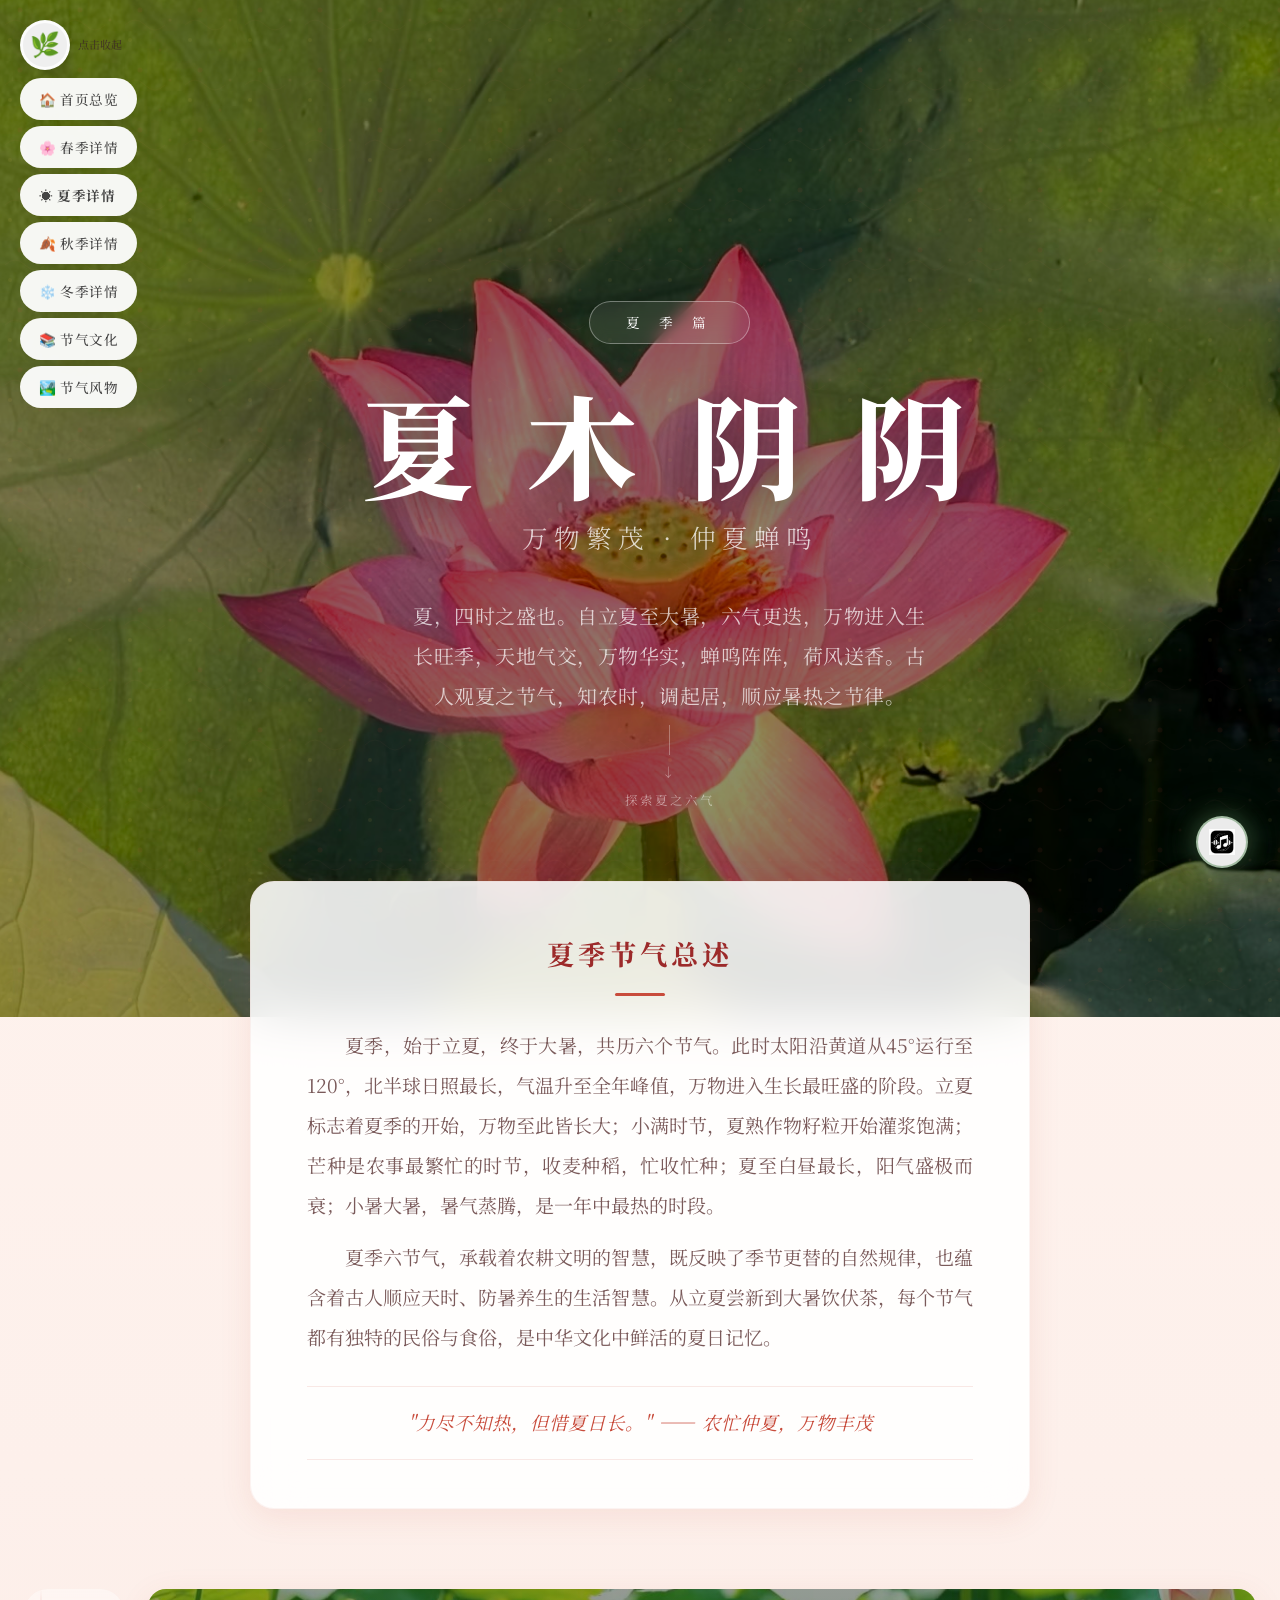
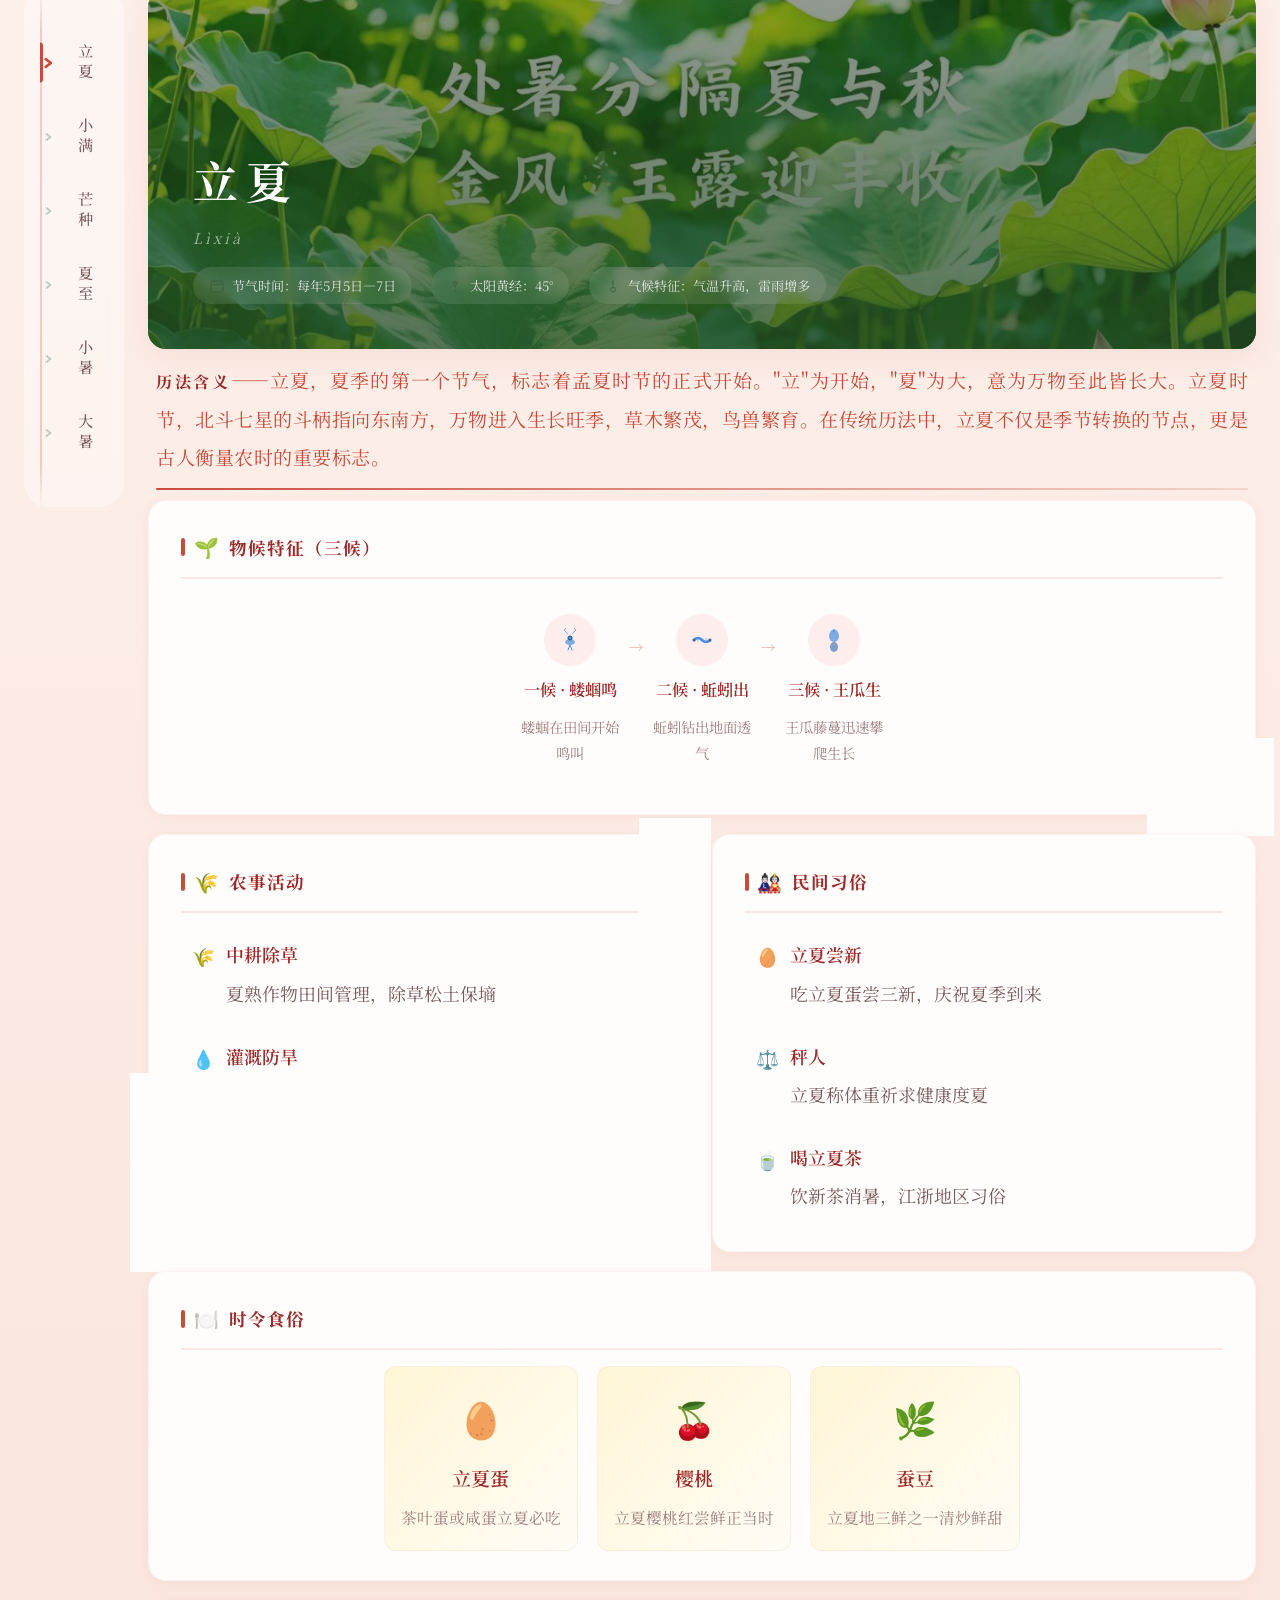
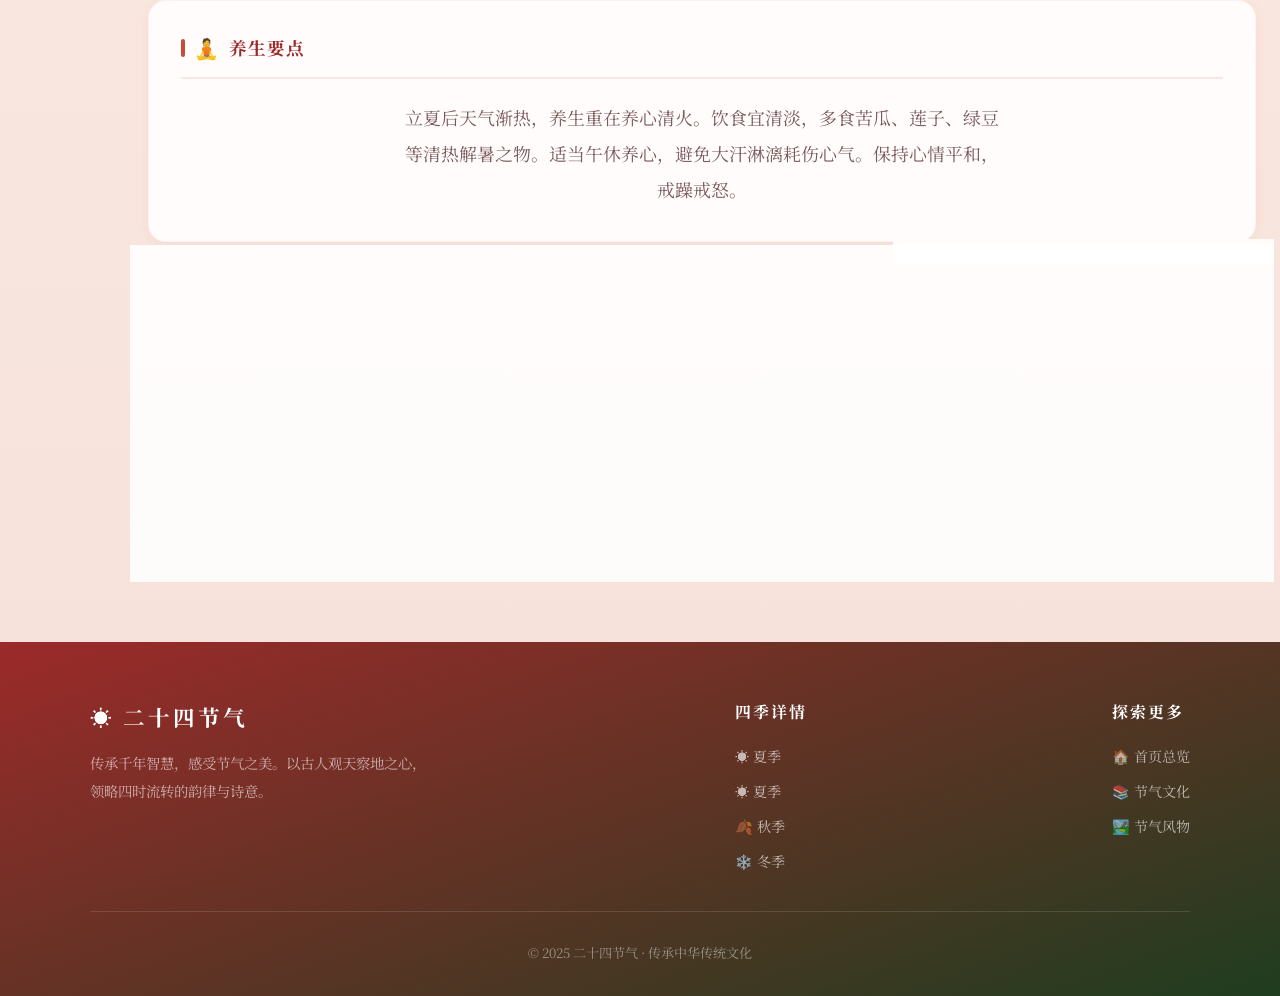
<file: html/summer.html>
﻿<!DOCTYPE html>
<html lang="zh-CN">
<head>
  <meta charset="UTF-8">
  <meta name="viewport" content="width=device-width, initial-scale=1.0">
  <title>夏木阴阴 · 二十四节气之夏季篇</title>
  <meta name="description" content="夏季节气专题：立夏、小满、芒种、夏至、小暑、大暑，感受万物繁茂、暑气蒸腾的仲夏之美。">
  <meta name="keywords" content="二十四节气,夏季,立夏,小满,芒种,夏至,小暑,大暑,中国传统节日">
  <link href="https://fonts.googleapis.com/css2?family=Noto+Serif+SC:wght@400;600;700&display=swap" rel="stylesheet">
  <link rel="stylesheet" href="../css/common.css">
  <link rel="stylesheet" href="../css/summer.css">

  <script src="../js/common.js"></script>
</head>
<body class="summer-page">

  <!-- ========== 左上角导航悬浮球 ========== -->
  <div class="top-left-nav">
    <div class="top-left-nav-row">
      <button class="top-left-nav-trigger" onclick="toggleTopLeftNav()" title="导航菜单">🌿</button>
      <span class="top-left-nav-hint">点击收起</span>
    </div>
    <div class="top-left-nav-menu show" id="topLeftNavMenu">
      <a href="index.html" class="top-left-nav-item">🏠 首页总览</a>
      <a href="spring.html" class="top-left-nav-item">🌸 春季详情</a>
      <a href="summer.html" class="top-left-nav-item active">☀️ 夏季详情</a>
      <a href="autumn.html" class="top-left-nav-item">🍂 秋季详情</a>
      <a href="winter.html" class="top-left-nav-item">❄️ 冬季详情</a>
      <a href="culture.html" class="top-left-nav-item">📚 节气文化</a>
      <a href="scenery.html" class="top-left-nav-item">🏞️ 节气风物</a>
    </div>
  </div>
  
  <script>
    // ========== 节气点按切换 ==========
    let _termCards = null;
    let _sidebarTerms = null;
    function _getTermCards() { if (!_termCards) _termCards = document.querySelectorAll('.term-card'); return _termCards; }
    function _getSidebarTerms() { if (!_sidebarTerms) _sidebarTerms = document.querySelectorAll('.sidebar-term'); return _sidebarTerms; }

    function switchTerm(termId) {
      _getTermCards().forEach(card => card.classList.remove('active'));
      _getSidebarTerms().forEach(term => term.classList.remove('active'));

      const targetCard = document.getElementById(termId);
      if (targetCard) {
        void targetCard.offsetWidth;
        targetCard.classList.add('active');
      }

      const targetSidebar = document.querySelector('.sidebar-term[data-term="' + termId + '"]');
      if (targetSidebar) {
        targetSidebar.classList.add('active');
      }
    }
// ========== 回到顶部 ==========
    const backToTop = document.getElementById('backToTop');
    if (backToTop) {
      window.addEventListener('scroll', function() {
        if (window.scrollY > 600) {
          backToTop.classList.add('visible');
        } else {
          backToTop.classList.remove('visible');
        }
      });
      backToTop.addEventListener('click', function() {
        window.scrollTo({ top: 0, behavior: 'smooth' });
      });
    }
  </script>

  <!-- ========== Hero 区域 ========== -->
  <section class="summer-hero" id="hero">
    <div class="hero-bg-pattern"></div>
    <div class="petal" style="left:5%; animation-duration:8s; animation-delay:0s; width:12px; height:12px; background:#E87A6A;"></div>
    <div class="petal" style="left:12%; animation-duration:10s; animation-delay:1.5s; width:10px; height:10px; background:#F0C860;"></div>
    <div class="petal" style="left:22%; animation-duration:9s; animation-delay:3s; width:14px; height:14px; background:#F5D0A0;"></div>
    <div class="petal" style="left:30%; animation-duration:11s; animation-delay:0.5s; width:9px; height:9px; background:#E87A6A;"></div>
    <div class="petal" style="left:38%; animation-duration:8.5s; animation-delay:4s; width:13px; height:13px; background:#C84C3C;"></div>
    <div class="petal" style="left:48%; animation-duration:10.5s; animation-delay:2s; width:11px; height:11px; background:#F0C860;"></div>
    <div class="petal" style="left:56%; animation-duration:9.5s; animation-delay:5s; width:10px; height:10px; background:#E87A6A;"></div>
    <div class="petal" style="left:65%; animation-duration:12s; animation-delay:1s; width:15px; height:15px; background:#F5D0A0;"></div>
    <div class="petal" style="left:73%; animation-duration:8s; animation-delay:3.5s; width:8px; height:8px; background:#C84C3C;"></div>
    <div class="petal" style="left:82%; animation-duration:10s; animation-delay:0s; width:12px; height:12px; background:#F0C860;"></div>
    <div class="petal" style="left:90%; animation-duration:11s; animation-delay:6s; width:11px; height:11px; background:#E87A6A;"></div>
    <div class="petal" style="left:95%; animation-duration:9s; animation-delay:2.5s; width:10px; height:10px; background:#C84C3C;"></div>
    <!-- 飘落绿叶 -->
    <div class="leaf" style="left:5%; animation-duration:8s; animation-delay:0s; width:10px; height:10px;"></div>
    <div class="leaf" style="left:15%; animation-duration:10s; animation-delay:1s; width:8px; height:8px;"></div>
    <div class="leaf" style="left:25%; animation-duration:9s; animation-delay:2s;"></div>
    <div class="leaf" style="left:40%; animation-duration:11s; animation-delay:0.5s; width:14px; height:14px;"></div>
    <div class="leaf" style="left:55%; animation-duration:8.5s; animation-delay:3s;"></div>
    <div class="leaf" style="left:65%; animation-duration:10.5s; animation-delay:1.5s; width:9px; height:9px;"></div>
    <div class="leaf" style="left:75%; animation-duration:9.5s; animation-delay:2.5s;"></div>
    <div class="leaf" style="left:85%; animation-duration:11.5s; animation-delay:0.8s; width:11px; height:11px;"></div>
    <div class="leaf" style="left:92%; animation-duration:8.8s; animation-delay:3.5s;"></div>
    <div class="leaf" style="left:35%; animation-duration:10.2s; animation-delay:4s; width:7px; height:7px;"></div>

    <div class="hero-content">
      <div class="hero-season-label">夏 季 篇</div>
      <h1 class="hero-title">夏 木 阴 阴</h1>
      <p class="hero-subtitle">万物繁茂 · 仲夏蝉鸣</p>
      <p class="hero-desc">
        夏，四时之盛也。自立夏至大暑，六气更迭，万物进入生长旺季，天地气交，万物华实，蝉鸣阵阵，荷风送香。古人观夏之节气，知农时，调起居，顺应暑热之节律。
      </p>
      <div class="hero-scroll-hint">
        <span>↓</span>
        <span>探索夏之六气</span>
      </div>
    </div>
  </section>

  <!-- ========== 春季节气总述 ========== -->
  <section class="summer-intro" id="intro">
    <h2 class="intro-title">夏季节气总述</h2>
    <p class="intro-text">夏季，始于立夏，终于大暑，共历六个节气。此时太阳沿黄道从45°运行至120°，北半球日照最长，气温升至全年峰值，万物进入生长最旺盛的阶段。立夏标志着夏季的开始，万物至此皆长大；小满时节，夏熟作物籽粒开始灌浆饱满；芒种是农事最繁忙的时节，收麦种稻，忙收忙种；夏至白昼最长，阳气盛极而衰；小暑大暑，暑气蒸腾，是一年中最热的时段。</p>
    <p class="intro-text">夏季六节气，承载着农耕文明的智慧，既反映了季节更替的自然规律，也蕴含着古人顺应天时、防暑养生的生活智慧。从立夏尝新到大暑饮伏茶，每个节气都有独特的民俗与食俗，是中华文化中鲜活的夏日记忆。</p>
    <div class="intro-quote">
      "力尽不知热，但惜夏日长。" —— 农忙仲夏，万物丰茂
    </div>
  </section>

  <!-- ========== 节气快速导航 ========== -->
    <!-- ========== 侧边节气目录 + 内容区 ========== -->
  <div class="main-content">
    <!-- 竖排侧边栏 -->
    <nav class="season-sidebar" id="seasonSidebar">
      <div class="sidebar-line"></div>
      <a href="javascript:void(0)" class="sidebar-term active" data-term="lixia" onclick="switchTerm('lixia');return false"><svg class="sidebar-arrow" width="12" height="12" viewBox="0 0 12 12"><path d="M3.5 3 L7.5 6 L3.5 9" stroke="currentColor" stroke-width="2" fill="none" stroke-linecap="round" stroke-linejoin="round"/></svg>立夏</a>
      <a href="javascript:void(0)" class="sidebar-term" data-term="xiaoman" onclick="switchTerm('xiaoman');return false"><svg class="sidebar-arrow" width="12" height="12" viewBox="0 0 12 12"><path d="M3.5 3 L7.5 6 L3.5 9" stroke="currentColor" stroke-width="2" fill="none" stroke-linecap="round" stroke-linejoin="round"/></svg>小满</a>
      <a href="javascript:void(0)" class="sidebar-term" data-term="mangzhong" onclick="switchTerm('mangzhong');return false"><svg class="sidebar-arrow" width="12" height="12" viewBox="0 0 12 12"><path d="M3.5 3 L7.5 6 L3.5 9" stroke="currentColor" stroke-width="2" fill="none" stroke-linecap="round" stroke-linejoin="round"/></svg>芒种</a>
      <a href="javascript:void(0)" class="sidebar-term" data-term="xiazhi" onclick="switchTerm('xiazhi');return false"><svg class="sidebar-arrow" width="12" height="12" viewBox="0 0 12 12"><path d="M3.5 3 L7.5 6 L3.5 9" stroke="currentColor" stroke-width="2" fill="none" stroke-linecap="round" stroke-linejoin="round"/></svg>夏至</a>
      <a href="javascript:void(0)" class="sidebar-term" data-term="xiaoshu" onclick="switchTerm('xiaoshu');return false"><svg class="sidebar-arrow" width="12" height="12" viewBox="0 0 12 12"><path d="M3.5 3 L7.5 6 L3.5 9" stroke="currentColor" stroke-width="2" fill="none" stroke-linecap="round" stroke-linejoin="round"/></svg>小暑</a>
      <a href="javascript:void(0)" class="sidebar-term" data-term="dashu" onclick="switchTerm('dashu');return false"><svg class="sidebar-arrow" width="12" height="12" viewBox="0 0 12 12"><path d="M3.5 3 L7.5 6 L3.5 9" stroke="currentColor" stroke-width="2" fill="none" stroke-linecap="round" stroke-linejoin="round"/></svg>大暑</a>
    </nav>

    <!-- 内容区 -->
        <div class="content-area" id="contentArea">

    <article class="term-card active" id="lixia">
      <div class="term-card-hero">
        <img src="../images/summer/lixia.jpg" alt="立夏 - 万物至此皆长大" loading="lazy">
        <div class="term-card-hero-overlay">
          <span class="term-hero-number">07</span>
          <h2 class="term-hero-name">立夏</h2>
          <p class="term-hero-pinyin">Lìxià</p>
          <div class="term-hero-meta">
            <span><img src="../images/icons/meta_calendar.svg" alt="">节气时间：每年5月5日—7日</span>
            <span><img src="../images/icons/meta_location.svg" alt="">太阳黄经：45°</span>
            <span><img src="../images/icons/meta_climate.svg" alt="">气候特征：气温升高，雷雨增多</span>
          </div>
        </div>
      </div>
      <div class="term-lifa">
        <p><span class="lifa-label">历法含义</span>——立夏，夏季的第一个节气，标志着孟夏时节的正式开始。"立"为开始，"夏"为大，意为万物至此皆长大。立夏时节，北斗七星的斗柄指向东南方，万物进入生长旺季，草木繁茂，鸟兽繁育。在传统历法中，立夏不仅是季节转换的节点，更是古人衡量农时的重要标志。</p>
        <div class="lifa-line"></div>
      </div>
      <div class="term-card-grid">
        <div class="grid-section full-width">
          <h3 class="term-section-title"><span class="term-section-icon">🌱</span> 物候特征（三候）</h3>
          <div class="phenology-row">
              <div class="phenology-step"><img class="step-icon" src="../images/summer/pheno_cricket.svg" alt=""><span class="step-label">一候 · 蝼蝈鸣</span><span class="step-desc">蝼蝈在田间开始鸣叫</span></div>
              <div class="phenology-step"><img class="step-icon" src="../images/summer/pheno_earthworm.svg" alt=""><span class="step-label">二候 · 蚯蚓出</span><span class="step-desc">蚯蚓钻出地面透气</span></div>
              <div class="phenology-step"><img class="step-icon" src="../images/summer/pheno_gourd.svg" alt=""><span class="step-label">三候 · 王瓜生</span><span class="step-desc">王瓜藤蔓迅速攀爬生长</span></div>
          </div>
        </div>
        <div class="grid-section">
          <h3 class="term-section-title"><span class="term-section-icon">🌾</span> 农事活动</h3>
          <ul class="custom-list">
            <li class="custom-item"><span class="custom-item-icon">🌾</span><div class="custom-item-text"><div class="custom-item-title">中耕除草</div>夏熟作物田间管理，除草松土保墒</div></li>
            <li class="custom-item"><span class="custom-item-icon">💧</span><div class="custom-item-text"><div class="custom-item-title">灌溉防旱</div>气温升高蒸发快，及时浇灌保苗</div></li>
            <li class="custom-item"><span class="custom-item-icon">🐛</span><div class="custom-item-text"><div class="custom-item-title">防治虫害</div>夏季虫害高发，加强田间巡查</div></li>
          </ul>
        </div>
        <div class="grid-section">
          <h3 class="term-section-title"><span class="term-section-icon">🎎</span> 民间习俗</h3>
          <ul class="custom-list">
            <li class="custom-item"><span class="custom-item-icon">🥚</span><div class="custom-item-text"><div class="custom-item-title">立夏尝新</div>吃立夏蛋尝三新，庆祝夏季到来</div></li>
            <li class="custom-item"><span class="custom-item-icon">⚖️</span><div class="custom-item-text"><div class="custom-item-title">秤人</div>立夏称体重祈求健康度夏</div></li>
            <li class="custom-item"><span class="custom-item-icon">🍵</span><div class="custom-item-text"><div class="custom-item-title">喝立夏茶</div>饮新茶消暑，江浙地区习俗</div></li>
          </ul>
        </div>
        <div class="grid-section full-width">
          <h3 class="term-section-title"><span class="term-section-icon">🍽️</span> 时令食俗</h3>
          <div class="food-grid">
            <div class="food-item"><div class="food-emoji">🥚</div><div class="food-name">立夏蛋</div><div class="food-desc">茶叶蛋或咸蛋立夏必吃</div></div>
            <div class="food-item"><div class="food-emoji">🍒</div><div class="food-name">樱桃</div><div class="food-desc">立夏樱桃红尝鲜正当时</div></div>
            <div class="food-item"><div class="food-emoji">🌿</div><div class="food-name">蚕豆</div><div class="food-desc">立夏地三鲜之一清炒鲜甜</div></div>
          </div>
        </div>
        <div class="grid-section full-width health-section">
          <h3 class="term-section-title"><span class="term-section-icon">🧘</span> 养生要点</h3>
          <p>立夏后天气渐热，养生重在养心清火。饮食宜清淡，多食苦瓜、莲子、绿豆等清热解暑之物。适当午休养心，避免大汗淋漓耗伤心气。保持心情平和，戒躁戒怒。</p>
        </div>
        <div class="grid-section full-width">
          <h3 class="term-section-title"><span class="term-section-icon">📜</span> 节气诗词</h3>
          <div class="poem-block">
            <div class="poem-title">《山亭夏日》</div>
            <div class="poem-author">【唐】高骈</div>
            <div class="poem-content"><p>绿树阴浓夏日长，楼台倒影入池塘。
水晶帘动微风起，满架蔷薇一院香。</p></div>
          </div>
        </div>
      </div>
    </article>

    <article class="term-card" id="xiaoman">
      <div class="term-card-hero">
        <img src="../images/summer/xiaoman.jpg" alt="小满 - 麦类灌浆，江河渐满" loading="lazy">
        <div class="term-card-hero-overlay">
          <span class="term-hero-number">08</span>
          <h2 class="term-hero-name">小满</h2>
          <p class="term-hero-pinyin">Xiǎomǎn</p>
          <div class="term-hero-meta">
            <span><img src="../images/icons/meta_calendar.svg" alt="">节气时间：每年5月20日—22日</span>
            <span><img src="../images/icons/meta_location.svg" alt="">太阳黄经：60°</span>
            <span><img src="../images/icons/meta_climate.svg" alt="">气候特征：降水增多，南北温差缩小</span>
          </div>
        </div>
      </div>
      <div class="term-lifa">
        <p><span class="lifa-label">历法含义</span>——小满，夏季的第二个节气。"满"有两层含义：一是指麦类等夏熟作物籽粒开始饱满但尚未成熟，二是指此时降水增多，江河渐满。小满之名，既体现了农作物的生长状态，也反映了气候特征。此时节，南方雨水充沛，北方气温快速升高。</p>
        <div class="lifa-line"></div>
      </div>
      <div class="term-card-grid">
        <div class="grid-section full-width">
          <h3 class="term-section-title"><span class="term-section-icon">🌱</span> 物候特征（三候）</h3>
          <div class="phenology-row">
              <div class="phenology-step"><img class="step-icon" src="../images/summer/pheno_herb.svg" alt=""><span class="step-label">一候 · 苦菜秀</span><span class="step-desc">苦菜繁茂开花，成为夏季最早野菜</span></div>
              <div class="phenology-step"><img class="step-icon" src="../images/summer/pheno_wheat_wilt.svg" alt=""><span class="step-label">二候 · 靡草死</span><span class="step-desc">喜阴的细软草类因日晒强烈而枯死</span></div>
              <div class="phenology-step"><img class="step-icon" src="../images/summer/pheno_wheat.svg" alt=""><span class="step-label">三候 · 麦秋至</span><span class="step-desc">麦子开始成熟，虽在夏季却有秋收之象</span></div>
          </div>
        </div>
        <div class="grid-section">
          <h3 class="term-section-title"><span class="term-section-icon">🌾</span> 农事活动</h3>
          <ul class="custom-list">
            <li class="custom-item"><span class="custom-item-icon">🌾</span><div class="custom-item-text"><div class="custom-item-title">麦田管理</div>小麦灌浆期，追肥灌溉保粒重</div></li>
            <li class="custom-item"><span class="custom-item-icon">🌱</span><div class="custom-item-text"><div class="custom-item-title">水稻插秧</div>南方水稻插秧进入尾声</div></li>
            <li class="custom-item"><span class="custom-item-icon">🚜</span><div class="custom-item-text"><div class="custom-item-title">检修农机</div>准备夏收夏种农机具</div></li>
          </ul>
        </div>
        <div class="grid-section">
          <h3 class="term-section-title"><span class="term-section-icon">🎎</span> 民间习俗</h3>
          <ul class="custom-list">
            <li class="custom-item"><span class="custom-item-icon">🚣</span><div class="custom-item-text"><div class="custom-item-title">祭车神</div>水乡祭祀车神，祈求水利通畅</div></li>
            <li class="custom-item"><span class="custom-item-icon">🥬</span><div class="custom-item-text"><div class="custom-item-title">食苦菜</div>吃苦菜清热解暑，应季养生</div></li>
            <li class="custom-item"><span class="custom-item-icon">🐛</span><div class="custom-item-text"><div class="custom-item-title">祈蚕节</div>江浙祭祀蚕神，祈求蚕茧丰收</div></li>
          </ul>
        </div>
        <div class="grid-section full-width">
          <h3 class="term-section-title"><span class="term-section-icon">🍽️</span> 时令食俗</h3>
          <div class="food-grid">
            <div class="food-item"><div class="food-emoji">🥬</div><div class="food-name">苦菜</div><div class="food-desc">清热解毒，小满必吃</div></div>
            <div class="food-item"><div class="food-emoji">🍲</div><div class="food-name">小满粥</div><div class="food-desc">杂粮粥健脾祛湿</div></div>
            <div class="food-item"><div class="food-emoji">🍜</div><div class="food-name">麦糕</div><div class="food-desc">新麦磨粉制糕尝新</div></div>
          </div>
        </div>
        <div class="grid-section full-width health-section">
          <h3 class="term-section-title"><span class="term-section-icon">🧘</span> 养生要点</h3>
          <p>小满时节湿气加重，养生重在健脾祛湿。饮食宜食薏米、赤小豆、冬瓜等祛湿利水之物。避免久居潮湿环境，适当运动出汗排湿。注意饮食卫生，预防肠道疾病。</p>
        </div>
        <div class="grid-section full-width">
          <h3 class="term-section-title"><span class="term-section-icon">📜</span> 节气诗词</h3>
          <div class="poem-block">
            <div class="poem-title">《小满》</div>
            <div class="poem-author">【宋】欧阳修</div>
            <div class="poem-content"><p>夜莺啼绿柳，皓月醒长空。
最爱垄头麦，迎风笑落红。</p></div>
          </div>
        </div>
      </div>
    </article>

    <article class="term-card" id="mangzhong">
      <div class="term-card-hero">
        <img src="../images/summer/mangzhong.jpg" alt="芒种 - 忙收忙种，农忙时节" loading="lazy">
        <div class="term-card-hero-overlay">
          <span class="term-hero-number">09</span>
          <h2 class="term-hero-name">芒种</h2>
          <p class="term-hero-pinyin">Mángzhòng</p>
          <div class="term-hero-meta">
            <span><img src="../images/icons/meta_calendar.svg" alt="">节气时间：每年6月5日—7日</span>
            <span><img src="../images/icons/meta_location.svg" alt="">太阳黄经：75°</span>
            <span><img src="../images/icons/meta_climate.svg" alt="">气候特征：气温显著升高，进入梅雨季</span>
          </div>
        </div>
      </div>
      <div class="term-lifa">
        <p><span class="lifa-label">历法含义</span>——芒种，夏季的第三个节气，又名"忙种"。"芒"指麦类等有芒作物成熟，"种"指谷黍类作物播种。芒种时节，南方收麦插秧，北方收麦种豆，是一年中农事最繁忙的节气。此时长江中下游地区进入梅雨季节，阴雨连绵，气温高湿度大。</p>
        <div class="lifa-line"></div>
      </div>
      <div class="term-card-grid">
        <div class="grid-section full-width">
          <h3 class="term-section-title"><span class="term-section-icon">🌱</span> 物候特征（三候）</h3>
          <div class="phenology-row">
              <div class="phenology-step"><img class="step-icon" src="../images/summer/pheno_mantis.svg" alt=""><span class="step-label">一候 · 螳螂生</span><span class="step-desc">螳螂破卵而出</span></div>
              <div class="phenology-step"><img class="step-icon" src="../images/summer/pheno_shrike.svg" alt=""><span class="step-label">二候 · 鵙始鸣</span><span class="step-desc">伯劳鸟开始鸣叫</span></div>
              <div class="phenology-step"><img class="step-icon" src="../images/summer/pheno_mockingbird.svg" alt=""><span class="step-label">三候 · 反舌无声</span><span class="step-desc">反舌鸟停止鸣叫</span></div>
          </div>
        </div>
        <div class="grid-section">
          <h3 class="term-section-title"><span class="term-section-icon">🌾</span> 农事活动</h3>
          <ul class="custom-list">
            <li class="custom-item"><span class="custom-item-icon">🌾</span><div class="custom-item-text"><div class="custom-item-title">抢收小麦</div>芒种前后麦收黄金期，抢晴收晒</div></li>
            <li class="custom-item"><span class="custom-item-icon">🌱</span><div class="custom-item-text"><div class="custom-item-title">夏种抢播</div>收麦后及时播种玉米大豆</div></li>
            <li class="custom-item"><span class="custom-item-icon">💧</span><div class="custom-item-text"><div class="custom-item-title">防涝排渍</div>梅雨季清沟排水防渍害</div></li>
          </ul>
        </div>
        <div class="grid-section">
          <h3 class="term-section-title"><span class="term-section-icon">🎎</span> 民间习俗</h3>
          <ul class="custom-list">
            <li class="custom-item"><span class="custom-item-icon">💐</span><div class="custom-item-text"><div class="custom-item-title">送花神</div>祭祀花神饯送归位，期盼来年花开</div></li>
            <li class="custom-item"><span class="custom-item-icon">🧹</span><div class="custom-item-text"><div class="custom-item-title">安苗</div>皖南祭祀土地神，祈求禾苗平安</div></li>
            <li class="custom-item"><span class="custom-item-icon">🫒</span><div class="custom-item-text"><div class="custom-item-title">煮梅</div>将青梅煮制食用，酸甜解腻开胃</div></li>
          </ul>
        </div>
        <div class="grid-section full-width">
          <h3 class="term-section-title"><span class="term-section-icon">🍽️</span> 时令食俗</h3>
          <div class="food-grid">
            <div class="food-item"><div class="food-emoji">🫒</div><div class="food-name">青梅酒</div><div class="food-desc">芒种煮梅酿酒解暑</div></div>
            <div class="food-item"><div class="food-emoji">🍚</div><div class="food-name">新麦饭</div><div class="food-desc">新收小麦煮饭尝新</div></div>
            <div class="food-item"><div class="food-emoji">🥟</div><div class="food-name">麦粽</div><div class="food-desc">新麦粉制粽芒种特色</div></div>
          </div>
        </div>
        <div class="grid-section full-width health-section">
          <h3 class="term-section-title"><span class="term-section-icon">🧘</span> 养生要点</h3>
          <p>芒种时节湿热交加，养生重在清暑化湿。饮食宜食绿豆、薏仁、荷叶等清热利湿之物。注意防暑降温，避免烈日下长时间劳作。保持充足睡眠，适当午休养神。</p>
        </div>
        <div class="grid-section full-width">
          <h3 class="term-section-title"><span class="term-section-icon">📜</span> 节气诗词</h3>
          <div class="poem-block">
            <div class="poem-title">《时雨》</div>
            <div class="poem-author">【宋】陆游</div>
            <div class="poem-content"><p>时雨及芒种，四野皆插秧。
家家麦饭美，处处菱歌长。
老我成惰农，永日付竹床。
衰发短不栉，爱此一雨凉。</p></div>
          </div>
        </div>
      </div>
    </article>

    <article class="term-card" id="xiazhi">
      <div class="term-card-hero">
        <img src="../images/summer/xiazhi.jpg" alt="夏至 - 昼晷已云极" loading="lazy">
        <div class="term-card-hero-overlay">
          <span class="term-hero-number">10</span>
          <h2 class="term-hero-name">夏至</h2>
          <p class="term-hero-pinyin">Xiàzhì</p>
          <div class="term-hero-meta">
            <span><img src="../images/icons/meta_calendar.svg" alt="">节气时间：每年6月21日—22日</span>
            <span><img src="../images/icons/meta_location.svg" alt="">太阳黄经：90°</span>
            <span><img src="../images/icons/meta_climate.svg" alt="">气候特征：白昼最长，阳气盛极而衰</span>
          </div>
        </div>
      </div>
      <div class="term-lifa">
        <p><span class="lifa-label">历法含义</span>——夏至，夏季的第四个节气，是二十四节气中最早被确定的节气之一。此日太阳直射北回归线，北半球白昼最长，越往北昼越长。"至"有极致之意，既指白昼最长，也指阳气盛极而衰。夏至过后虽日照缩短，气温仍继续升高，进入"三伏天"前奏。</p>
        <div class="lifa-line"></div>
      </div>
      <div class="term-card-grid">
        <div class="grid-section full-width">
          <h3 class="term-section-title"><span class="term-section-icon">🌱</span> 物候特征（三候）</h3>
          <div class="phenology-row">
              <div class="phenology-step"><img class="step-icon" src="../images/summer/pheno_deer.svg" alt=""><span class="step-label">一候 · 鹿角解</span><span class="step-desc">鹿角开始脱落</span></div>
              <div class="phenology-step"><img class="step-icon" src="../images/summer/pheno_cicada.svg" alt=""><span class="step-label">二候 · 蝉始鸣</span><span class="step-desc">雄蝉开始鸣叫求偶</span></div>
              <div class="phenology-step"><img class="step-icon" src="../images/summer/pheno_herb2.svg" alt=""><span class="step-label">三候 · 半夏生</span><span class="step-desc">半夏草在沼泽中生长</span></div>
          </div>
        </div>
        <div class="grid-section">
          <h3 class="term-section-title"><span class="term-section-icon">🌾</span> 农事活动</h3>
          <ul class="custom-list">
            <li class="custom-item"><span class="custom-item-icon">🌾</span><div class="custom-item-text"><div class="custom-item-title">伏天田间管理</div>夏至后进入伏天，加强田间水肥管理</div></li>
            <li class="custom-item"><span class="custom-item-icon">🐛</span><div class="custom-item-text"><div class="custom-item-title">防治病虫害</div>高温高湿病虫多发，加强监测防治</div></li>
            <li class="custom-item"><span class="custom-item-icon">💧</span><div class="custom-item-text"><div class="custom-item-title">抗旱防涝</div>伏旱与暴雨交替，做好排灌准备</div></li>
          </ul>
        </div>
        <div class="grid-section">
          <h3 class="term-section-title"><span class="term-section-icon">🎎</span> 民间习俗</h3>
          <ul class="custom-list">
            <li class="custom-item"><span class="custom-item-icon">🍜</span><div class="custom-item-text"><div class="custom-item-title">冬至饺子夏至面</div>夏至吃凉面消暑，北方习俗</div></li>
            <li class="custom-item"><span class="custom-item-icon">🙏</span><div class="custom-item-text"><div class="custom-item-title">祭地祀祖</div>夏至祭地，祈求五谷丰登</div></li>
            <li class="custom-item"><span class="custom-item-icon">🌿</span><div class="custom-item-text"><div class="custom-item-title">戴枣花</div>夏至戴枣花辟邪祈福</div></li>
          </ul>
        </div>
        <div class="grid-section full-width">
          <h3 class="term-section-title"><span class="term-section-icon">🍽️</span> 时令食俗</h3>
          <div class="food-grid">
            <div class="food-item"><div class="food-emoji">🍜</div><div class="food-name">夏至面</div><div class="food-desc">凉面消暑夏至必吃</div></div>
            <div class="food-item"><div class="food-emoji">🍉</div><div class="food-name">西瓜</div><div class="food-desc">消暑解渴夏日标配</div></div>
            <div class="food-item"><div class="food-emoji">🍵</div><div class="food-name">酸梅汤</div><div class="food-desc">生津止渴解暑佳饮</div></div>
          </div>
        </div>
        <div class="grid-section full-width health-section">
          <h3 class="term-section-title"><span class="term-section-icon">🧘</span> 养生要点</h3>
          <p>夏至是一年中阳气最旺之时，养生重在养心安神。饮食宜清淡多苦，少食辛辣油腻。适当午休养心，避免烈日暴晒。运动宜在清晨或傍晚，以温和运动为主。</p>
        </div>
        <div class="grid-section full-width">
          <h3 class="term-section-title"><span class="term-section-icon">📜</span> 节气诗词</h3>
          <div class="poem-block">
            <div class="poem-title">《夏至》</div>
            <div class="poem-author">【宋】范成大</div>
            <div class="poem-content"><p>李核垂腰祝饐，粽丝系臂扶羸。
节物竞随乡俗，老翁闲伴儿嬉。</p></div>
          </div>
        </div>
      </div>
    </article>

    <article class="term-card" id="xiaoshu">
      <div class="term-card-hero">
        <img src="../images/summer/xiaoshu.jpg" alt="小暑 - 暑气渐盛" loading="lazy">
        <div class="term-card-hero-overlay">
          <span class="term-hero-number">11</span>
          <h2 class="term-hero-name">小暑</h2>
          <p class="term-hero-pinyin">Xiǎoshǔ</p>
          <div class="term-hero-meta">
            <span><img src="../images/icons/meta_calendar.svg" alt="">节气时间：每年7月6日—8日</span>
            <span><img src="../images/icons/meta_location.svg" alt="">太阳黄经：105°</span>
            <span><img src="../images/icons/meta_climate.svg" alt="">气候特征：天气炎热，雷阵雨增多</span>
          </div>
        </div>
      </div>
      <div class="term-lifa">
        <p><span class="lifa-label">历法含义</span>——小暑，夏季的第五个节气。"暑"为炎热，"小"表示程度尚轻。小暑标志盛夏开始，全国大部分地区进入高温时段，雷阵雨增多，所谓"小暑大暑，上蒸下煮"。小暑后不久便进入初伏，是防暑降温、农事管理的重要时期。</p>
        <div class="lifa-line"></div>
      </div>
      <div class="term-card-grid">
        <div class="grid-section full-width">
          <h3 class="term-section-title"><span class="term-section-icon">🌱</span> 物候特征（三候）</h3>
          <div class="phenology-row">
              <div class="phenology-step"><img class="step-icon" src="../images/summer/pheno_hotwind.svg" alt=""><span class="step-label">一候 · 温风至</span><span class="step-desc">大地不再有一丝凉风</span></div>
              <div class="phenology-step"><img class="step-icon" src="../images/summer/pheno_cricket2.svg" alt=""><span class="step-label">二候 · 蟋蟀居宇</span><span class="step-desc">蟋蟀躲到墙角避暑</span></div>
              <div class="phenology-step"><img class="step-icon" src="../images/summer/pheno_eagle.svg" alt=""><span class="step-label">三候 · 鹰始鸷</span><span class="step-desc">老鹰飞向高空纳凉</span></div>
          </div>
        </div>
        <div class="grid-section">
          <h3 class="term-section-title"><span class="term-section-icon">🌾</span> 农事活动</h3>
          <ul class="custom-list">
            <li class="custom-item"><span class="custom-item-icon">🌾</span><div class="custom-item-text"><div class="custom-item-title">伏天追肥</div>趁伏雨追施穗肥，促粒大饱满</div></li>
            <li class="custom-item"><span class="custom-item-icon">💧</span><div class="custom-item-text"><div class="custom-item-title">灌溉抗旱</div>高温干旱时及时灌溉保苗</div></li>
            <li class="custom-item"><span class="custom-item-icon">🐛</span><div class="custom-item-text"><div class="custom-item-title">防虫治病</div>伏天病虫害高发，综合防治</div></li>
          </ul>
        </div>
        <div class="grid-section">
          <h3 class="term-section-title"><span class="term-section-icon">🎎</span> 民间习俗</h3>
          <ul class="custom-list">
            <li class="custom-item"><span class="custom-item-icon">📚</span><div class="custom-item-text"><div class="custom-item-title">晒书曝衣</div>小暑晒书防虫蛀，曝晒衣物被褥</div></li>
            <li class="custom-item"><span class="custom-item-icon">🍵</span><div class="custom-item-text"><div class="custom-item-title">饮伏茶</div>喝伏茶解暑，邻里免费供茶</div></li>
            <li class="custom-item"><span class="custom-item-icon">🐂</span><div class="custom-item-text"><div class="custom-item-title">食新</div>小暑尝新米，祭祀五谷大神</div></li>
          </ul>
        </div>
        <div class="grid-section full-width">
          <h3 class="term-section-title"><span class="term-section-icon">🍽️</span> 时令食俗</h3>
          <div class="food-grid">
            <div class="food-item"><div class="food-emoji">🥟</div><div class="food-name">饺子</div><div class="food-desc">头伏饺子二伏面</div></div>
            <div class="food-item"><div class="food-emoji">🥒</div><div class="food-name">黄瓜</div><div class="food-desc">清热解暑生吃凉拌</div></div>
            <div class="food-item"><div class="food-emoji">🍵</div><div class="food-name">绿豆汤</div><div class="food-desc">消暑解毒伏天必备</div></div>
          </div>
        </div>
        <div class="grid-section full-width health-section">
          <h3 class="term-section-title"><span class="term-section-icon">🧘</span> 养生要点</h3>
          <p>小暑时节暑气逼人，养生重在清暑益气。饮食宜食绿豆、莲子、荷叶等清暑之物。避免高温时段外出，注意防暑降温。保持心情舒畅，避免急躁上火。</p>
        </div>
        <div class="grid-section full-width">
          <h3 class="term-section-title"><span class="term-section-icon">📜</span> 节气诗词</h3>
          <div class="poem-block">
            <div class="poem-title">《小暑》</div>
            <div class="poem-author">【唐】元稹</div>
            <div class="poem-content"><p>倏忽温风至，因循小暑来。
竹喧先觉雨，山暗已闻雷。
户牖深青霭，阶庭长绿苔。
鹰鹯新习学，蟋蟀莫相催。</p></div>
          </div>
        </div>
      </div>
    </article>

    <article class="term-card" id="dashu">
      <div class="term-card-hero">
        <img src="../images/summer/dashu.jpg" alt="大暑 - 炎热至极" loading="lazy">
        <div class="term-card-hero-overlay">
          <span class="term-hero-number">12</span>
          <h2 class="term-hero-name">大暑</h2>
          <p class="term-hero-pinyin">Dàshǔ</p>
          <div class="term-hero-meta">
            <span><img src="../images/icons/meta_calendar.svg" alt="">节气时间：每年7月22日—24日</span>
            <span><img src="../images/icons/meta_location.svg" alt="">太阳黄经：120°</span>
            <span><img src="../images/icons/meta_climate.svg" alt="">气候特征：全年最热，旱涝台风多发</span>
          </div>
        </div>
      </div>
      <div class="term-lifa">
        <p><span class="lifa-label">历法含义</span>——大暑，夏季的最后一个节气，是一年中最热的节气。"大"表示炎热达到极致。大暑正值中伏前后，气温最高，农作物生长最快，同时也是旱、涝、台风等气象灾害多发期。虽天气炎热，充足的光照和热量为农作物提供了有利条件，故有"大暑不热，五谷不结"之说。</p>
        <div class="lifa-line"></div>
      </div>
      <div class="term-card-grid">
        <div class="grid-section full-width">
          <h3 class="term-section-title"><span class="term-section-icon">🌱</span> 物候特征（三候）</h3>
          <div class="phenology-row">
              <div class="phenology-step"><img class="step-icon" src="../images/summer/pheno_firefly.svg" alt=""><span class="step-label">一候 · 腐草为萤</span><span class="step-desc">萤火虫在腐草中孵化</span></div>
              <div class="phenology-step"><img class="step-icon" src="../images/summer/pheno_damp.svg" alt=""><span class="step-label">二候 · 土润溽暑</span><span class="step-desc">土壤潮湿闷热</span></div>
              <div class="phenology-step"><img class="step-icon" src="../images/summer/pheno_rain.svg" alt=""><span class="step-label">三候 · 大雨时行</span><span class="step-desc">雷阵雨频繁出现</span></div>
          </div>
        </div>
        <div class="grid-section">
          <h3 class="term-section-title"><span class="term-section-icon">🌾</span> 农事活动</h3>
          <ul class="custom-list">
            <li class="custom-item"><span class="custom-item-icon">🌾</span><div class="custom-item-text"><div class="custom-item-title">抢收早稻</div>大暑前后早稻成熟，抢晴收割</div></li>
            <li class="custom-item"><span class="custom-item-icon">🌱</span><div class="custom-item-text"><div class="custom-item-title">晚稻插秧</div>早稻收后及时抢插晚稻</div></li>
            <li class="custom-item"><span class="custom-item-icon">💧</span><div class="custom-item-text"><div class="custom-item-title">防旱抗台</div>伏旱与台风交替，加强防范</div></li>
          </ul>
        </div>
        <div class="grid-section">
          <h3 class="term-section-title"><span class="term-section-icon">🎎</span> 民间习俗</h3>
          <ul class="custom-list">
            <li class="custom-item"><span class="custom-item-icon">🍵</span><div class="custom-item-text"><div class="custom-item-title">饮伏茶</div>用中草药煮伏茶，免费供路人解暑</div></li>
            <li class="custom-item"><span class="custom-item-icon">🌿</span><div class="custom-item-text"><div class="custom-item-title">烧伏香</div>大暑烧香祈福，祈求风调雨顺</div></li>
            <li class="custom-item"><span class="custom-item-icon">🚤</span><div class="custom-item-text"><div class="custom-item-title">送大暑船</div>浙江沿海送大暑船，祈求平安</div></li>
          </ul>
        </div>
        <div class="grid-section full-width">
          <h3 class="term-section-title"><span class="term-section-icon">🍽️</span> 时令食俗</h3>
          <div class="food-grid">
            <div class="food-item"><div class="food-emoji">🍉</div><div class="food-name">西瓜</div><div class="food-desc">消暑解渴第一瓜</div></div>
            <div class="food-item"><div class="food-emoji">🍵</div><div class="food-name">伏茶</div><div class="food-desc">草药熬制清热解暑</div></div>
            <div class="food-item"><div class="food-emoji">🍧</div><div class="food-name">冰品</div><div class="food-desc">冰镇绿豆汤银耳羹</div></div>
          </div>
        </div>
        <div class="grid-section full-width health-section">
          <h3 class="term-section-title"><span class="term-section-icon">🧘</span> 养生要点</h3>
          <p>大暑是全年最热节气，养生重在清暑益气、养阴生津。饮食宜清淡多汤水，多食冬瓜、苦瓜、绿豆等。避免高温时段外出劳作，注意防中暑。适当午休养心，保持情绪稳定。</p>
        </div>
        <div class="grid-section full-width">
          <h3 class="term-section-title"><span class="term-section-icon">📜</span> 节气诗词</h3>
          <div class="poem-block">
            <div class="poem-title">《大暑》</div>
            <div class="poem-author">【宋】曾几</div>
            <div class="poem-content"><p>赤日几时过，清风无处寻。
经书聊枕籍，瓜李漫浮沉。
兰若静复静，茅茨深又深。
炎蒸乃如许，那更惜分阴。</p></div>
          </div>
        </div>
      </div>
    </article>

    </div>
  </div>
  <!-- ========== 页脚 ========== -->
  <footer class="summer-footer">
    <div class="footer-container">
      <div class="footer-top">
        <div class="footer-brand">
          <h3>☀️ 二十四节气</h3>
          <p>传承千年智慧，感受节气之美。以古人观天察地之心，领略四时流转的韵律与诗意。</p>
        </div>
        <div class="footer-links-group">
          <h4>四季详情</h4>
          <ul>
            <li><a href="summer.html">☀️ 夏季</a></li>
            <li><a href="summer.html">☀️ 夏季</a></li>
            <li><a href="autumn.html">🍂 秋季</a></li>
            <li><a href="winter.html">❄️ 冬季</a></li>
          </ul>
        </div>
        <div class="footer-links-group">
          <h4>探索更多</h4>
          <ul>
            <li><a href="index.html">🏠 首页总览</a></li>
            <li><a href="culture.html">📚 节气文化</a></li>
            <li><a href="scenery.html">🏞️ 节气风物</a></li>
          </ul>
        </div>
      </div>
      <div class="footer-bottom">
        <p>© 2025 二十四节气 · 传承中华传统文化</p>
      </div>
    </div>
  </footer>

  <!-- ========== 回到顶部 ========== -->
  <button class="back-to-top" id="backToTop" aria-label="回到顶部">↑</button>

  <!-- 背景音乐 -->
  <audio id="bgmAudio" src="../mp3/back_music.mp3" loop preload="auto"></audio>
  <button class="music-toggle playing" id="musicToggleBtn" title="音乐开关">
    <img src="../mp3/ui_music.png" alt="音乐">
    <span class="music-tooltip" id="musicTooltip">暂停音乐</span>
  </button>

</body>
</html>
</file>
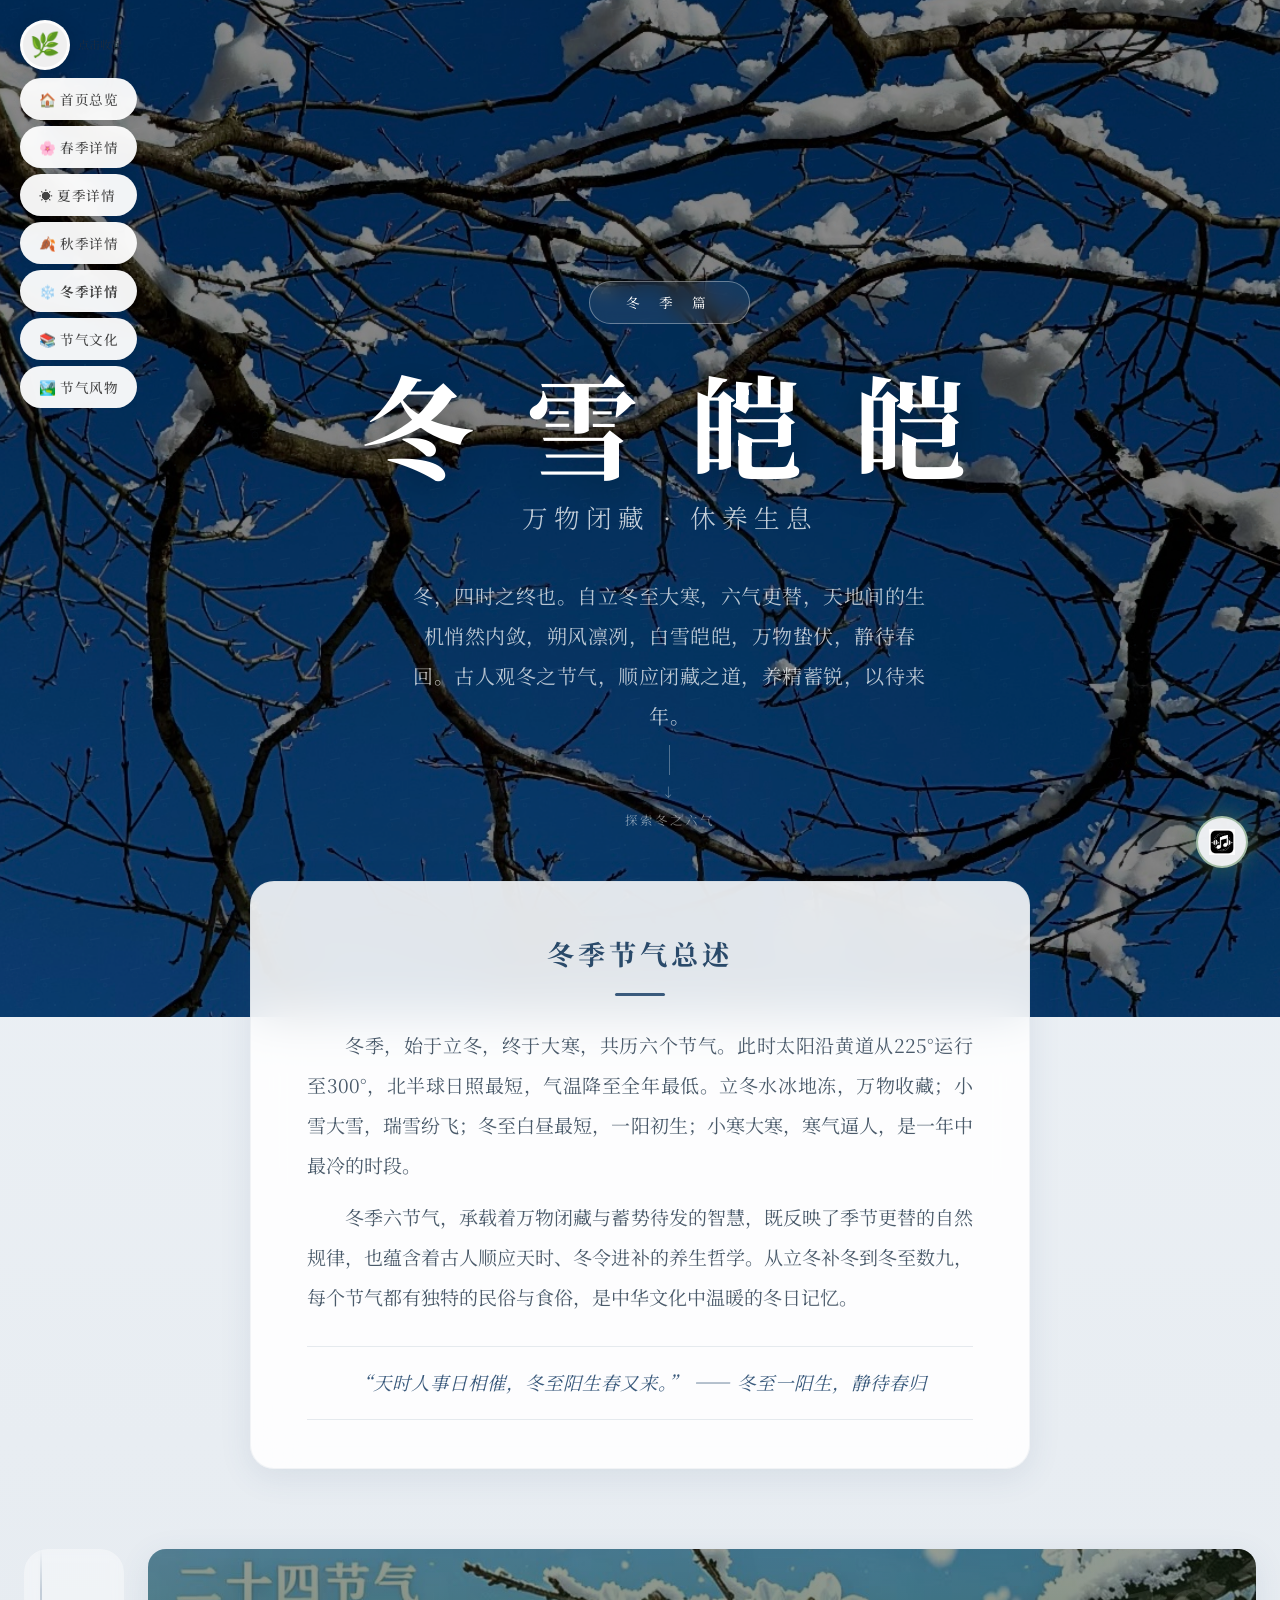
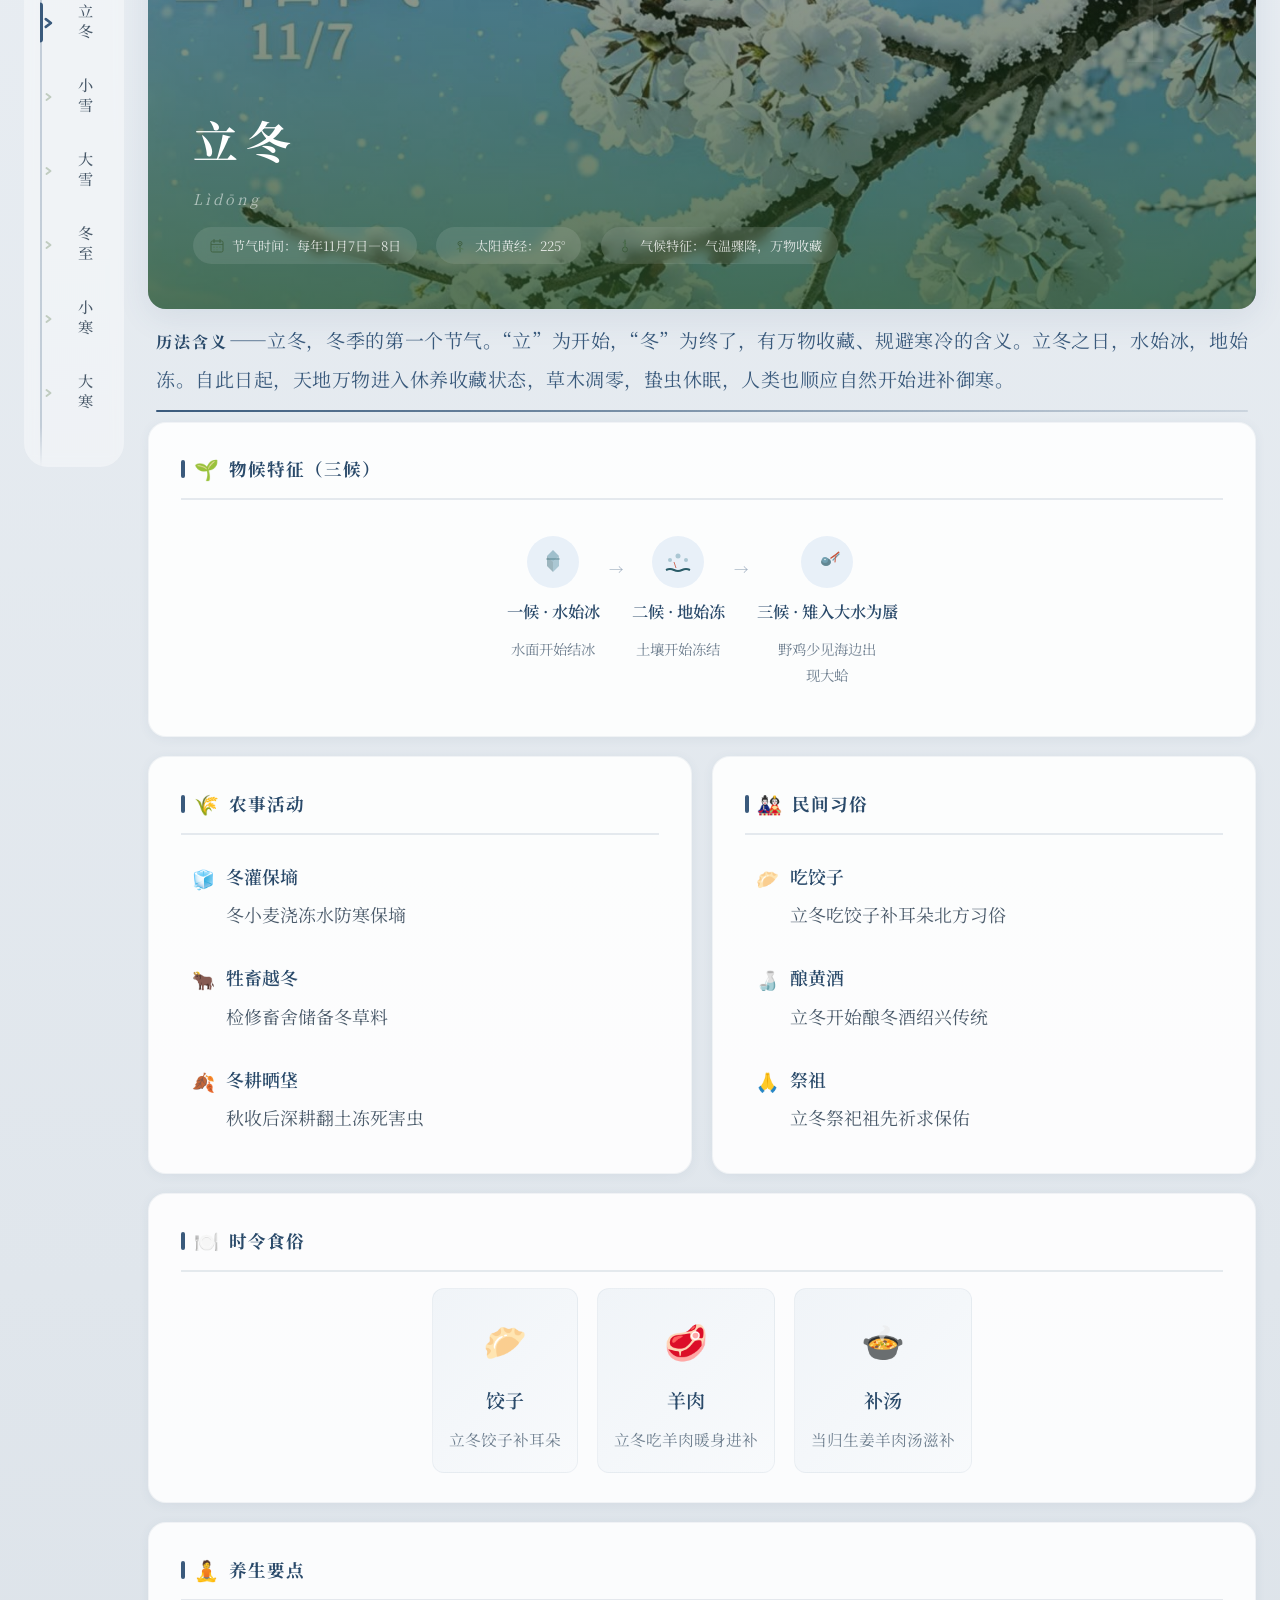
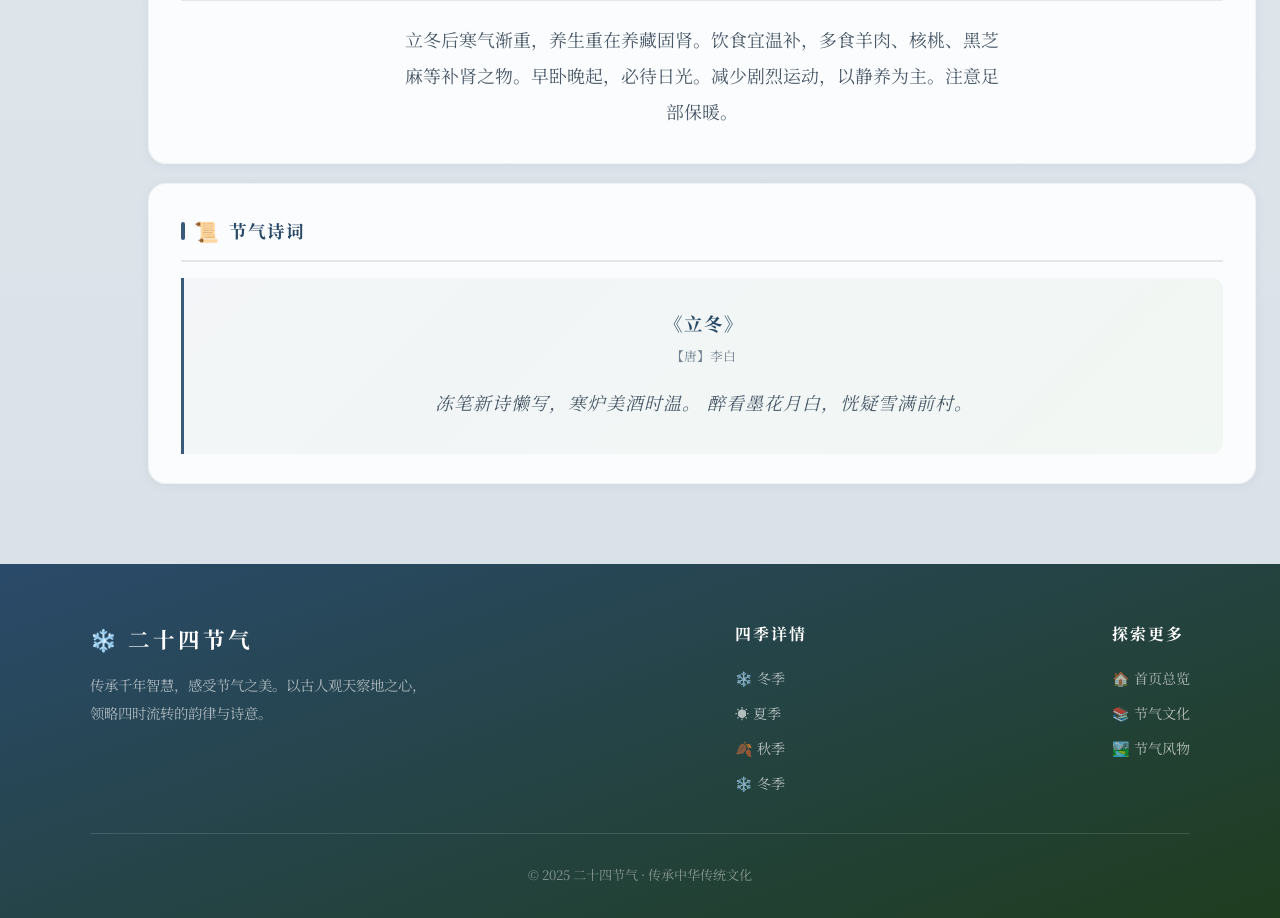
<file: html/winter.html>
﻿<!DOCTYPE html>
<html lang="zh-CN">
<head>
  <meta charset="UTF-8">
  <meta name="viewport" content="width=device-width, initial-scale=1.0">
  <title>冬雪皑皑 · 二十四节气之冬季篇</title>
  <meta name="description" content="冬季节气专题：立冬、小雪、大雪、冬至、小寒、大寒，感受万物闭藏、瑞雪丰年的东方智慧。">
  <meta name="keywords" content="二十四节气,冬季,立冬,小雪,大雪,冬至,小寒,大寒,中国传统节日">
  <link href="https://fonts.googleapis.com/css2?family=Noto+Serif+SC:wght@400;600;700&display=swap" rel="stylesheet">
  <link rel="stylesheet" href="../css/common.css">
  <link rel="stylesheet" href="../css/winter.css">

  <script src="../js/common.js"></script>
</head>
<body class="winter-page">

  <!-- ========== 左上角导航悬浮球 ========== -->
  <div class="top-left-nav">
    <div class="top-left-nav-row">
      <button class="top-left-nav-trigger" onclick="toggleTopLeftNav()" title="导航菜单">🌿</button>
      <span class="top-left-nav-hint">点击收起</span>
    </div>
    <div class="top-left-nav-menu show" id="topLeftNavMenu">
      <a href="index.html" class="top-left-nav-item">🏠 首页总览</a>
      <a href="spring.html" class="top-left-nav-item">🌸 春季详情</a>
      <a href="summer.html" class="top-left-nav-item">☀️ 夏季详情</a>
      <a href="autumn.html" class="top-left-nav-item">🍂 秋季详情</a>
      <a href="winter.html" class="top-left-nav-item active">❄️ 冬季详情</a>
      <a href="culture.html" class="top-left-nav-item">📚 节气文化</a>
      <a href="scenery.html" class="top-left-nav-item">🏞️ 节气风物</a>
    </div>
  </div>
  
  <script>
    // ========== 节气点按切换 ==========
    let _termCards = null;
    let _sidebarTerms = null;
    function _getTermCards() { if (!_termCards) _termCards = document.querySelectorAll('.term-card'); return _termCards; }
    function _getSidebarTerms() { if (!_sidebarTerms) _sidebarTerms = document.querySelectorAll('.sidebar-term'); return _sidebarTerms; }

    function switchTerm(termId) {
      _getTermCards().forEach(card => card.classList.remove('active'));
      _getSidebarTerms().forEach(term => term.classList.remove('active'));

      const targetCard = document.getElementById(termId);
      if (targetCard) {
        void targetCard.offsetWidth;
        targetCard.classList.add('active');
      }

      const targetSidebar = document.querySelector('.sidebar-term[data-term="' + termId + '"]');
      if (targetSidebar) {
        targetSidebar.classList.add('active');
      }
    }
// ========== 回到顶部 ==========
    const backToTop = document.getElementById('backToTop');
    if (backToTop) {
      window.addEventListener('scroll', function() {
        if (window.scrollY > 600) {
          backToTop.classList.add('visible');
        } else {
          backToTop.classList.remove('visible');
        }
      });
      backToTop.addEventListener('click', function() {
        window.scrollTo({ top: 0, behavior: 'smooth' });
      });
    }
  </script>

  <!-- ========== Hero 区域 ========== -->
  <section class="winter-hero" id="hero">
    <div class="hero-bg-pattern"></div>
    <div class="petal" style="left:3%; animation-duration:7s; animation-delay:0s; width:6px; height:6px; background:rgba(255,255,255,0.8);"></div>
    <div class="petal" style="left:10%; animation-duration:9s; animation-delay:1s; width:5px; height:5px; background:rgba(200,220,240,0.7);"></div>
    <div class="petal" style="left:18%; animation-duration:8s; animation-delay:2.5s; width:7px; height:7px; background:rgba(255,255,255,0.75);"></div>
    <div class="petal" style="left:25%; animation-duration:10s; animation-delay:0.5s; width:4px; height:4px; background:rgba(200,220,240,0.65);"></div>
    <div class="petal" style="left:33%; animation-duration:7.5s; animation-delay:3s; width:6px; height:6px; background:rgba(255,255,255,0.85);"></div>
    <div class="petal" style="left:41%; animation-duration:9.5s; animation-delay:1.5s; width:5px; height:5px; background:rgba(200,220,240,0.7);"></div>
    <div class="petal" style="left:50%; animation-duration:8.5s; animation-delay:4s; width:7px; height:7px; background:rgba(255,255,255,0.8);"></div>
    <div class="petal" style="left:58%; animation-duration:11s; animation-delay:2s; width:4px; height:4px; background:rgba(200,220,240,0.6);"></div>
    <div class="petal" style="left:66%; animation-duration:7s; animation-delay:0s; width:6px; height:6px; background:rgba(255,255,255,0.75);"></div>
    <div class="petal" style="left:74%; animation-duration:9s; animation-delay:5s; width:5px; height:5px; background:rgba(200,220,240,0.7);"></div>
    <div class="petal" style="left:82%; animation-duration:8s; animation-delay:3.5s; width:7px; height:7px; background:rgba(255,255,255,0.8);"></div>
    <div class="petal" style="left:90%; animation-duration:10.5s; animation-delay:1s; width:5px; height:5px; background:rgba(200,220,240,0.65);"></div>
    <div class="petal" style="left:15%; animation-duration:12s; animation-delay:6s; width:6px; height:6px; background:rgba(255,255,255,0.7);"></div>
    <div class="petal" style="left:70%; animation-duration:11s; animation-delay:4.5s; width:4px; height:4px; background:rgba(200,220,240,0.6);"></div>
    <div class="petal" style="left:95%; animation-duration:9s; animation-delay:2s; width:6px; height:6px; background:rgba(255,255,255,0.8);"></div>
    <!-- 飘落雪花 -->
    <div class="snowflake" style="left:5%; animation-duration:8s; animation-delay:0s; width:10px; height:10px;"></div>
    <div class="snowflake" style="left:15%; animation-duration:10s; animation-delay:1s; width:8px; height:8px;"></div>
    <div class="snowflake" style="left:25%; animation-duration:9s; animation-delay:2s;"></div>
    <div class="snowflake" style="left:40%; animation-duration:11s; animation-delay:0.5s; width:14px; height:14px;"></div>
    <div class="snowflake" style="left:55%; animation-duration:8.5s; animation-delay:3s;"></div>
    <div class="snowflake" style="left:65%; animation-duration:10.5s; animation-delay:1.5s; width:9px; height:9px;"></div>
    <div class="snowflake" style="left:75%; animation-duration:9.5s; animation-delay:2.5s;"></div>
    <div class="snowflake" style="left:85%; animation-duration:11.5s; animation-delay:0.8s; width:11px; height:11px;"></div>
    <div class="snowflake" style="left:92%; animation-duration:8.8s; animation-delay:3.5s;"></div>
    <div class="snowflake" style="left:35%; animation-duration:10.2s; animation-delay:4s; width:7px; height:7px;"></div>

    <div class="hero-content">
      <div class="hero-season-label">冬 季 篇</div>
      <h1 class="hero-title">冬 雪 皑 皑</h1>
      <p class="hero-subtitle">万物闭藏 · 休养生息</p>
      <p class="hero-desc">
        冬，四时之终也。自立冬至大寒，六气更替，天地间的生机悄然内敛，朔风凛冽，白雪皑皑，万物蛰伏，静待春回。古人观冬之节气，顺应闭藏之道，养精蓄锐，以待来年。
      </p>
      <div class="hero-scroll-hint">
        <span>↓</span>
        <span>探索冬之六气</span>
      </div>
    </div>
  </section>

  <!-- ========== 春季节气总述 ========== -->
  <section class="winter-intro" id="intro">
    <h2 class="intro-title">冬季节气总述</h2>
    <p class="intro-text">冬季，始于立冬，终于大寒，共历六个节气。此时太阳沿黄道从225°运行至300°，北半球日照最短，气温降至全年最低。立冬水冰地冻，万物收藏；小雪大雪，瑞雪纷飞；冬至白昼最短，一阳初生；小寒大寒，寒气逼人，是一年中最冷的时段。</p>
    <p class="intro-text">冬季六节气，承载着万物闭藏与蓄势待发的智慧，既反映了季节更替的自然规律，也蕴含着古人顺应天时、冬令进补的养生哲学。从立冬补冬到冬至数九，每个节气都有独特的民俗与食俗，是中华文化中温暖的冬日记忆。</p>
    <div class="intro-quote">
      “天时人事日相催，冬至阳生春又来。” —— 冬至一阳生，静待春归
    </div>
  </section>

  <!-- ========== 节气快速导航 ========== -->
    <!-- ========== 侧边节气目录 + 内容区 ========== -->
  <div class="main-content">
    <!-- 竖排侧边栏 -->
    <nav class="season-sidebar" id="seasonSidebar">
      <div class="sidebar-line"></div>
      <a href="javascript:void(0)" class="sidebar-term active" data-term="lidong" onclick="switchTerm('lidong');return false"><svg class="sidebar-arrow" width="12" height="12" viewBox="0 0 12 12"><path d="M3.5 3 L7.5 6 L3.5 9" stroke="currentColor" stroke-width="2" fill="none" stroke-linecap="round" stroke-linejoin="round"/></svg>立冬</a>
      <a href="javascript:void(0)" class="sidebar-term" data-term="xiaoxue" onclick="switchTerm('xiaoxue');return false"><svg class="sidebar-arrow" width="12" height="12" viewBox="0 0 12 12"><path d="M3.5 3 L7.5 6 L3.5 9" stroke="currentColor" stroke-width="2" fill="none" stroke-linecap="round" stroke-linejoin="round"/></svg>小雪</a>
      <a href="javascript:void(0)" class="sidebar-term" data-term="daxue" onclick="switchTerm('daxue');return false"><svg class="sidebar-arrow" width="12" height="12" viewBox="0 0 12 12"><path d="M3.5 3 L7.5 6 L3.5 9" stroke="currentColor" stroke-width="2" fill="none" stroke-linecap="round" stroke-linejoin="round"/></svg>大雪</a>
      <a href="javascript:void(0)" class="sidebar-term" data-term="dongzhi" onclick="switchTerm('dongzhi');return false"><svg class="sidebar-arrow" width="12" height="12" viewBox="0 0 12 12"><path d="M3.5 3 L7.5 6 L3.5 9" stroke="currentColor" stroke-width="2" fill="none" stroke-linecap="round" stroke-linejoin="round"/></svg>冬至</a>
      <a href="javascript:void(0)" class="sidebar-term" data-term="xiaohan" onclick="switchTerm('xiaohan');return false"><svg class="sidebar-arrow" width="12" height="12" viewBox="0 0 12 12"><path d="M3.5 3 L7.5 6 L3.5 9" stroke="currentColor" stroke-width="2" fill="none" stroke-linecap="round" stroke-linejoin="round"/></svg>小寒</a>
      <a href="javascript:void(0)" class="sidebar-term" data-term="dahan" onclick="switchTerm('dahan');return false"><svg class="sidebar-arrow" width="12" height="12" viewBox="0 0 12 12"><path d="M3.5 3 L7.5 6 L3.5 9" stroke="currentColor" stroke-width="2" fill="none" stroke-linecap="round" stroke-linejoin="round"/></svg>大寒</a>
    </nav>

    <!-- 内容区 -->
        <div class="content-area" id="contentArea">

    <article class="term-card active" id="lidong">
      <div class="term-card-hero">
        <img src="../images/winter/lidong.jpg" alt="立冬 - 冬之始也" loading="lazy">
        <div class="term-card-hero-overlay">
          <span class="term-hero-number">19</span>
          <h2 class="term-hero-name">立冬</h2>
          <p class="term-hero-pinyin">Lìdōng</p>
          <div class="term-hero-meta">
            <span><img src="../images/icons/meta_calendar.svg" alt="">节气时间：每年11月7日—8日</span>
            <span><img src="../images/icons/meta_location.svg" alt="">太阳黄经：225°</span>
            <span><img src="../images/icons/meta_climate.svg" alt="">气候特征：气温骤降，万物收藏</span>
          </div>
        </div>
      </div>
      <div class="term-lifa">
        <p><span class="lifa-label">历法含义</span>——立冬，冬季的第一个节气。“立”为开始，“冬”为终了，有万物收藏、规避寒冷的含义。立冬之日，水始冰，地始冻。自此日起，天地万物进入休养收藏状态，草木凋零，蛰虫休眠，人类也顺应自然开始进补御寒。</p>
        <div class="lifa-line"></div>
      </div>
      <div class="term-card-grid">
        <div class="grid-section full-width">
          <h3 class="term-section-title"><span class="term-section-icon">🌱</span> 物候特征（三候）</h3>
          <div class="phenology-row">
              <div class="phenology-step"><img class="step-icon" src="../images/winter/pheno_ice.svg" alt=""><span class="step-label">一候 · 水始冰</span><span class="step-desc">水面开始结冰</span></div>
              <div class="phenology-step"><img class="step-icon" src="../images/winter/pheno_frost.svg" alt=""><span class="step-label">二候 · 地始冻</span><span class="step-desc">土壤开始冻结</span></div>
              <div class="phenology-step"><img class="step-icon" src="../images/winter/pheno_pheasant.svg" alt=""><span class="step-label">三候 · 雉入大水为蜃</span><span class="step-desc">野鸡少见海边出现大蛤</span></div>
          </div>
        </div>
        <div class="grid-section">
          <h3 class="term-section-title"><span class="term-section-icon">🌾</span> 农事活动</h3>
          <ul class="custom-list">
            <li class="custom-item"><span class="custom-item-icon">🧊</span><div class="custom-item-text"><div class="custom-item-title">冬灌保墒</div>冬小麦浇冻水防寒保墒</div></li>
            <li class="custom-item"><span class="custom-item-icon">🐂</span><div class="custom-item-text"><div class="custom-item-title">牲畜越冬</div>检修畜舍储备冬草料</div></li>
            <li class="custom-item"><span class="custom-item-icon">🍂</span><div class="custom-item-text"><div class="custom-item-title">冬耕晒垡</div>秋收后深耕翻土冻死害虫</div></li>
          </ul>
        </div>
        <div class="grid-section">
          <h3 class="term-section-title"><span class="term-section-icon">🎎</span> 民间习俗</h3>
          <ul class="custom-list">
            <li class="custom-item"><span class="custom-item-icon">🥟</span><div class="custom-item-text"><div class="custom-item-title">吃饺子</div>立冬吃饺子补耳朵北方习俗</div></li>
            <li class="custom-item"><span class="custom-item-icon">🍶</span><div class="custom-item-text"><div class="custom-item-title">酿黄酒</div>立冬开始酿冬酒绍兴传统</div></li>
            <li class="custom-item"><span class="custom-item-icon">🙏</span><div class="custom-item-text"><div class="custom-item-title">祭祖</div>立冬祭祀祖先祈求保佑</div></li>
          </ul>
        </div>
        <div class="grid-section full-width">
          <h3 class="term-section-title"><span class="term-section-icon">🍽️</span> 时令食俗</h3>
          <div class="food-grid">
            <div class="food-item"><div class="food-emoji">🥟</div><div class="food-name">饺子</div><div class="food-desc">立冬饺子补耳朵</div></div>
            <div class="food-item"><div class="food-emoji">🥩</div><div class="food-name">羊肉</div><div class="food-desc">立冬吃羊肉暖身进补</div></div>
            <div class="food-item"><div class="food-emoji">🍲</div><div class="food-name">补汤</div><div class="food-desc">当归生姜羊肉汤滋补</div></div>
          </div>
        </div>
        <div class="grid-section full-width health-section">
          <h3 class="term-section-title"><span class="term-section-icon">🧘</span> 养生要点</h3>
          <p>立冬后寒气渐重，养生重在养藏固肾。饮食宜温补，多食羊肉、核桃、黑芝麻等补肾之物。早卧晚起，必待日光。减少剧烈运动，以静养为主。注意足部保暖。</p>
        </div>
        <div class="grid-section full-width">
          <h3 class="term-section-title"><span class="term-section-icon">📜</span> 节气诗词</h3>
          <div class="poem-block">
            <div class="poem-title">《立冬》</div>
            <div class="poem-author">【唐】李白</div>
            <div class="poem-content"><p>冻笔新诗懒写，寒炉美酒时温。
醉看墨花月白，恍疑雪满前村。</p></div>
          </div>
        </div>
      </div>
    </article>

    <article class="term-card" id="xiaoxue">
      <div class="term-card-hero">
        <img src="../images/winter/xiaoxue.jpg" alt="小雪 - 寒未深雪未大" loading="lazy">
        <div class="term-card-hero-overlay">
          <span class="term-hero-number">20</span>
          <h2 class="term-hero-name">小雪</h2>
          <p class="term-hero-pinyin">Xiǎoxuě</p>
          <div class="term-hero-meta">
            <span><img src="../images/icons/meta_calendar.svg" alt="">节气时间：每年11月22日—23日</span>
            <span><img src="../images/icons/meta_location.svg" alt="">太阳黄经：240°</span>
            <span><img src="../images/icons/meta_climate.svg" alt="">气候特征：降水形式由雨转雪</span>
          </div>
        </div>
      </div>
      <div class="term-lifa">
        <p><span class="lifa-label">历法含义</span>——小雪，冬季的第二个节气。“雪”为寒冷产物，“小”表示雪量尚小。北方地区开始降雪但雪量不大，故称“小雪”。此时寒潮和强冷空气活动频繁，气温持续走低。古人云“小雪雪满天，来年必丰年”，小雪降雪有利于农作物越冬。</p>
        <div class="lifa-line"></div>
      </div>
      <div class="term-card-grid">
        <div class="grid-section full-width">
          <h3 class="term-section-title"><span class="term-section-icon">🌱</span> 物候特征（三候）</h3>
          <div class="phenology-row">
              <div class="phenology-step"><img class="step-icon" src="../images/winter/pheno_rainbow.svg" alt=""><span class="step-label">一候 · 虹藏不见</span><span class="step-desc">雨后不再出现彩虹</span></div>
              <div class="phenology-step"><img class="step-icon" src="../images/winter/pheno_sky_qi.svg" alt=""><span class="step-label">二候 · 天气上升</span><span class="step-desc">阳气上升阴气下降</span></div>
              <div class="phenology-step"><img class="step-icon" src="../images/winter/pheno_winter.svg" alt=""><span class="step-label">三候 · 闭塞而成冬</span><span class="step-desc">天地闭塞转入严冬</span></div>
          </div>
        </div>
        <div class="grid-section">
          <h3 class="term-section-title"><span class="term-section-icon">🌾</span> 农事活动</h3>
          <ul class="custom-list">
            <li class="custom-item"><span class="custom-item-icon">🧊</span><div class="custom-item-text"><div class="custom-item-title">冬灌防冻</div>给越冬作物浇冻水防寒</div></li>
            <li class="custom-item"><span class="custom-item-icon">🍂</span><div class="custom-item-text"><div class="custom-item-title">果树防寒</div>果树树干涂白防冻防虫</div></li>
            <li class="custom-item"><span class="custom-item-icon">🏠</span><div class="custom-item-text"><div class="custom-item-title">检修暖棚</div>蔬菜大棚加固防风雪</div></li>
          </ul>
        </div>
        <div class="grid-section">
          <h3 class="term-section-title"><span class="term-section-icon">🎎</span> 民间习俗</h3>
          <ul class="custom-list">
            <li class="custom-item"><span class="custom-item-icon">🥓</span><div class="custom-item-text"><div class="custom-item-title">腌腊肉</div>小雪腌腊肉准备过年食物</div></li>
            <li class="custom-item"><span class="custom-item-icon">🥬</span><div class="custom-item-text"><div class="custom-item-title">腌寒菜</div>北方腌制酸菜过冬</div></li>
            <li class="custom-item"><span class="custom-item-icon">🍚</span><div class="custom-item-text"><div class="custom-item-title">打糍粑</div>南方打糍粑祭祀牛神</div></li>
          </ul>
        </div>
        <div class="grid-section full-width">
          <h3 class="term-section-title"><span class="term-section-icon">🍽️</span> 时令食俗</h3>
          <div class="food-grid">
            <div class="food-item"><div class="food-emoji">🥓</div><div class="food-name">腊肉</div><div class="food-desc">小雪腌制的腊味</div></div>
            <div class="food-item"><div class="food-emoji">🍲</div><div class="food-name">火锅</div><div class="food-desc">围炉吃火锅暖身</div></div>
            <div class="food-item"><div class="food-emoji">🥬</div><div class="food-name">酸菜</div><div class="food-desc">北方冬储酸菜</div></div>
          </div>
        </div>
        <div class="grid-section full-width health-section">
          <h3 class="term-section-title"><span class="term-section-icon">🧘</span> 养生要点</h3>
          <p>小雪时节寒气加重，养生重在温阳补肾。饮食宜食羊肉、核桃、栗子等温补之物。注意保暖防寒，尤其护好头颈腰腹。早卧晚起，适当室内运动，保持心情愉悦。</p>
        </div>
        <div class="grid-section full-width">
          <h3 class="term-section-title"><span class="term-section-icon">📜</span> 节气诗词</h3>
          <div class="poem-block">
            <div class="poem-title">《小雪》</div>
            <div class="poem-author">【唐】戴叔伦</div>
            <div class="poem-content"><p>花雪随风不厌看，更多还肯失林峦。
愁人正在书窗下，一片飞来一片寒。</p></div>
          </div>
        </div>
      </div>
    </article>

    <article class="term-card" id="daxue">
      <div class="term-card-hero">
        <img src="../images/winter/daxue.jpg" alt="大雪 - 至此而雪盛" loading="lazy">
        <div class="term-card-hero-overlay">
          <span class="term-hero-number">21</span>
          <h2 class="term-hero-name">大雪</h2>
          <p class="term-hero-pinyin">Dàxuě</p>
          <div class="term-hero-meta">
            <span><img src="../images/icons/meta_calendar.svg" alt="">节气时间：每年12月6日—8日</span>
            <span><img src="../images/icons/meta_location.svg" alt="">太阳黄经：255°</span>
            <span><img src="../images/icons/meta_climate.svg" alt="">气候特征：气温骤降，降雪增多</span>
          </div>
        </div>
      </div>
      <div class="term-lifa">
        <p><span class="lifa-label">历法含义</span>——大雪，冬季的第三个节气。“大”为盛，此时降雪量比小雪更大、范围更广。北方已是“千里冰封，万里雪飘”的严冬景象。古人云“大雪冬至后，篮装水不漏”，形容天气严寒。此时节万物潜藏，人们开始为春节做准备。</p>
        <div class="lifa-line"></div>
      </div>
      <div class="term-card-grid">
        <div class="grid-section full-width">
          <h3 class="term-section-title"><span class="term-section-icon">🌱</span> 物候特征（三候）</h3>
          <div class="phenology-row">
              <div class="phenology-step"><img class="step-icon" src="../images/winter/pheno_tiger.svg" alt=""><span class="step-label">一候 · 鹖鴠不鸣</span><span class="step-desc">寒号鸟不再鸣叫</span></div>
              <div class="phenology-step"><img class="step-icon" src="../images/winter/pheno_tiger2.svg" alt=""><span class="step-label">二候 · 虎始交</span><span class="step-desc">老虎开始求偶</span></div>
              <div class="phenology-step"><img class="step-icon" src="../images/winter/pheno_iris.svg" alt=""><span class="step-label">三候 · 荔挺出</span><span class="step-desc">马蔺草在雪中抽出新芽</span></div>
          </div>
        </div>
        <div class="grid-section">
          <h3 class="term-section-title"><span class="term-section-icon">🌾</span> 农事活动</h3>
          <ul class="custom-list">
            <li class="custom-item"><span class="custom-item-icon">🧊</span><div class="custom-item-text"><div class="custom-item-title">麦田镇压</div>冬小麦镇压防冻保墒</div></li>
            <li class="custom-item"><span class="custom-item-icon">🌱</span><div class="custom-item-text"><div class="custom-item-title">积肥造肥</div>收集农家肥为春耕备肥</div></li>
            <li class="custom-item"><span class="custom-item-icon">🐂</span><div class="custom-item-text"><div class="custom-item-title">牲畜保暖</div>加固畜舍防寒保暖</div></li>
          </ul>
        </div>
        <div class="grid-section">
          <h3 class="term-section-title"><span class="term-section-icon">🎎</span> 民间习俗</h3>
          <ul class="custom-list">
            <li class="custom-item"><span class="custom-item-icon">🥓</span><div class="custom-item-text"><div class="custom-item-title">腌肉</div>大雪腌肉为春节做准备</div></li>
            <li class="custom-item"><span class="custom-item-icon">⛸️</span><div class="custom-item-text"><div class="custom-item-title">滑冰</div>北方河湖封冻后滑冰嬉戏</div></li>
            <li class="custom-item"><span class="custom-item-icon">🏔️</span><div class="custom-item-text"><div class="custom-item-title">赏雪</div>大雪赏雪景吟诗作画</div></li>
          </ul>
        </div>
        <div class="grid-section full-width">
          <h3 class="term-section-title"><span class="term-section-icon">🍽️</span> 时令食俗</h3>
          <div class="food-grid">
            <div class="food-item"><div class="food-emoji">🥩</div><div class="food-name">腌肉</div><div class="food-desc">大雪腌制的腊味</div></div>
            <div class="food-item"><div class="food-emoji">🍲</div><div class="food-name">羊肉汤</div><div class="food-desc">大雪进补喝羊汤</div></div>
            <div class="food-item"><div class="food-emoji">🍠</div><div class="food-name">红薯</div><div class="food-desc">烤红薯暖手暖胃</div></div>
          </div>
        </div>
        <div class="grid-section full-width health-section">
          <h3 class="term-section-title"><span class="term-section-icon">🧘</span> 养生要点</h3>
          <p>大雪是进补最佳时节，养生重在温补助阳。饮食宜食羊肉、牛肉、桂圆等温热之物。注意保暖，头部和足部尤须防寒。早卧晚起，适当室内运动，保持情绪稳定。</p>
        </div>
        <div class="grid-section full-width">
          <h3 class="term-section-title"><span class="term-section-icon">📜</span> 节气诗词</h3>
          <div class="poem-block">
            <div class="poem-title">《江雪》</div>
            <div class="poem-author">【唐】柳宗元</div>
            <div class="poem-content"><p>千山鸟飞绝，万径人踪灭。
孤舟蓑笠翁，独钓寒江雪。</p></div>
          </div>
        </div>
      </div>
    </article>

    <article class="term-card" id="dongzhi">
      <div class="term-card-hero">
        <img src="../images/winter/dongzhi.jpg" alt="冬至 - 日南至" loading="lazy">
        <div class="term-card-hero-overlay">
          <span class="term-hero-number">22</span>
          <h2 class="term-hero-name">冬至</h2>
          <p class="term-hero-pinyin">Dōngzhì</p>
          <div class="term-hero-meta">
            <span><img src="../images/icons/meta_calendar.svg" alt="">节气时间：每年12月21日—23日</span>
            <span><img src="../images/icons/meta_location.svg" alt="">太阳黄经：270°</span>
            <span><img src="../images/icons/meta_climate.svg" alt="">气候特征：白昼最短，数九开始</span>
          </div>
        </div>
      </div>
      <div class="term-lifa">
        <p><span class="lifa-label">历法含义</span>——冬至，冬季的第四个节气，是二十四节气中最重要的节气之一。“至”为极致，此日太阳直射南回归线，北半球白昼最短、黑夜最长。但“冬至一阳生”，自此后阳气回升，白昼渐长。民间有“冬至大如年”之说，是重要的传统节日。</p>
        <div class="lifa-line"></div>
      </div>
      <div class="term-card-grid">
        <div class="grid-section full-width">
          <h3 class="term-section-title"><span class="term-section-icon">🌱</span> 物候特征（三候）</h3>
          <div class="phenology-row">
              <div class="phenology-step"><img class="step-icon" src="../images/winter/pheno_earthworm2.svg" alt=""><span class="step-label">一候 · 蚯蚓结</span><span class="step-desc">蚯蚓在土中蜷缩成结</span></div>
              <div class="phenology-step"><img class="step-icon" src="../images/winter/pheno_elk.svg" alt=""><span class="step-label">二候 · 麋角解</span><span class="step-desc">麋鹿的角开始脱落</span></div>
              <div class="phenology-step"><img class="step-icon" src="../images/winter/pheno_spring.svg" alt=""><span class="step-label">三候 · 水泉动</span><span class="step-desc">地下泉水开始涌动</span></div>
          </div>
        </div>
        <div class="grid-section">
          <h3 class="term-section-title"><span class="term-section-icon">🌾</span> 农事活动</h3>
          <ul class="custom-list">
            <li class="custom-item"><span class="custom-item-icon">🧊</span><div class="custom-item-text"><div class="custom-item-title">冬小麦管理</div>镇压保墒追施腊肥</div></li>
            <li class="custom-item"><span class="custom-item-icon">🌱</span><div class="custom-item-text"><div class="custom-item-title">清沟理墒</div>清理沟渠防冻防渍</div></li>
            <li class="custom-item"><span class="custom-item-icon">🐂</span><div class="custom-item-text"><div class="custom-item-title">护畜过冬</div>加强牲畜防寒保暖</div></li>
          </ul>
        </div>
        <div class="grid-section">
          <h3 class="term-section-title"><span class="term-section-icon">🎎</span> 民间习俗</h3>
          <ul class="custom-list">
            <li class="custom-item"><span class="custom-item-icon">🥟</span><div class="custom-item-text"><div class="custom-item-title">吃饺子</div>冬至不端饺子碗冻掉耳朵没人管</div></li>
            <li class="custom-item"><span class="custom-item-icon">🍡</span><div class="custom-item-text"><div class="custom-item-title">吃汤圆</div>南方冬至吃汤圆团团圆圆</div></li>
            <li class="custom-item"><span class="custom-item-icon">🙏</span><div class="custom-item-text"><div class="custom-item-title">祭天祭祖</div>冬至祭天祀祖传承孝道</div></li>
          </ul>
        </div>
        <div class="grid-section full-width">
          <h3 class="term-section-title"><span class="term-section-icon">🍽️</span> 时令食俗</h3>
          <div class="food-grid">
            <div class="food-item"><div class="food-emoji">🥟</div><div class="food-name">饺子</div><div class="food-desc">北方冬至饺子</div></div>
            <div class="food-item"><div class="food-emoji">🍡</div><div class="food-name">汤圆</div><div class="food-desc">南方冬至汤圆</div></div>
            <div class="food-item"><div class="food-emoji">🐑</div><div class="food-name">羊肉</div><div class="food-desc">冬至吃羊肉暖身</div></div>
          </div>
        </div>
        <div class="grid-section full-width health-section">
          <h3 class="term-section-title"><span class="term-section-icon">🧘</span> 养生要点</h3>
          <p>冬至是一年中阴气最盛之日，养生重在护阳养阴。饮食宜温补，食用羊肉、当归、生姜等。早卧晚起，必待日光。注意保暖避免受寒。保持心情平和，静待春来。</p>
        </div>
        <div class="grid-section full-width">
          <h3 class="term-section-title"><span class="term-section-icon">📜</span> 节气诗词</h3>
          <div class="poem-block">
            <div class="poem-title">《冬至》</div>
            <div class="poem-author">【唐】杜甫</div>
            <div class="poem-content"><p>天时人事日相催，冬至阳生春又来。
刺绣五纹添弱线，吹葭六琯动浮灰。</p></div>
          </div>
        </div>
      </div>
    </article>

    <article class="term-card" id="xiaohan">
      <div class="term-card-hero">
        <img src="../images/winter/xiaohan.jpg" alt="小寒 - 三九严寒" loading="lazy">
        <div class="term-card-hero-overlay">
          <span class="term-hero-number">23</span>
          <h2 class="term-hero-name">小寒</h2>
          <p class="term-hero-pinyin">Xiǎohán</p>
          <div class="term-hero-meta">
            <span><img src="../images/icons/meta_calendar.svg" alt="">节气时间：每年1月5日—7日</span>
            <span><img src="../images/icons/meta_location.svg" alt="">太阳黄经：285°</span>
            <span><img src="../images/icons/meta_climate.svg" alt="">气候特征：全年最冷时段，三九严寒</span>
          </div>
        </div>
      </div>
      <div class="term-lifa">
        <p><span class="lifa-label">历法含义</span>——小寒，冬季的第五个节气。“寒”即寒冷，“小”表示程度。小寒时节正值“三九”前后，是一年中最寒冷的时段之一。民间有“小寒胜大寒，常见不稀罕”之说，意为小寒往往比大寒更冷。此时北方冰天雪地，南方也寒意袭人。</p>
        <div class="lifa-line"></div>
      </div>
      <div class="term-card-grid">
        <div class="grid-section full-width">
          <h3 class="term-section-title"><span class="term-section-icon">🌱</span> 物候特征（三候）</h3>
          <div class="phenology-row">
              <div class="phenology-step"><img class="step-icon" src="../images/winter/pheno_goose2.svg" alt=""><span class="step-label">一候 · 雁北乡</span><span class="step-desc">大雁开始向北迁移</span></div>
              <div class="phenology-step"><img class="step-icon" src="../images/winter/pheno_magpie.svg" alt=""><span class="step-label">二候 · 鹊始巢</span><span class="step-desc">喜鹊开始筑巢</span></div>
              <div class="phenology-step"><img class="step-icon" src="../images/winter/pheno_pheasant2.svg" alt=""><span class="step-label">三候 · 雉始鸲</span><span class="step-desc">野鸡开始鸣叫求偶</span></div>
          </div>
        </div>
        <div class="grid-section">
          <h3 class="term-section-title"><span class="term-section-icon">🌾</span> 农事活动</h3>
          <ul class="custom-list">
            <li class="custom-item"><span class="custom-item-icon">🧊</span><div class="custom-item-text"><div class="custom-item-title">防冻保苗</div>检查麦田防冻覆盖物</div></li>
            <li class="custom-item"><span class="custom-item-icon">🌱</span><div class="custom-item-text"><div class="custom-item-title">大棚管理</div>蔬菜大棚增温补光</div></li>
            <li class="custom-item"><span class="custom-item-icon">🐂</span><div class="custom-item-text"><div class="custom-item-title">牲畜防寒</div>加强畜舍保温防寒</div></li>
          </ul>
        </div>
        <div class="grid-section">
          <h3 class="term-section-title"><span class="term-section-icon">🎎</span> 民间习俗</h3>
          <ul class="custom-list">
            <li class="custom-item"><span class="custom-item-icon">🌿</span><div class="custom-item-text"><div class="custom-item-title">探梅</div>小寒腊梅盛开踏雪寻梅</div></li>
            <li class="custom-item"><span class="custom-item-icon">🍚</span><div class="custom-item-text"><div class="custom-item-title">吃腊八粥</div>腊月初八喝腊八粥</div></li>
            <li class="custom-item"><span class="custom-item-icon">🧹</span><div class="custom-item-text"><div class="custom-item-title">备年货</div>小寒开始准备春节年货</div></li>
          </ul>
        </div>
        <div class="grid-section full-width">
          <h3 class="term-section-title"><span class="term-section-icon">🍽️</span> 时令食俗</h3>
          <div class="food-grid">
            <div class="food-item"><div class="food-emoji">🍚</div><div class="food-name">腊八粥</div><div class="food-desc">杂粮干果熬制的暖粥</div></div>
            <div class="food-item"><div class="food-emoji">🥘</div><div class="food-name">火锅</div><div class="food-desc">围炉吃火锅暖身驱寒</div></div>
            <div class="food-item"><div class="food-emoji">🍲</div><div class="food-name">羊肉汤</div><div class="food-desc">喝羊汤温补助阳</div></div>
          </div>
        </div>
        <div class="grid-section full-width health-section">
          <h3 class="term-section-title"><span class="term-section-icon">🧘</span> 养生要点</h3>
          <p>小寒是极寒之时，养生重在温阳散寒。饮食宜食羊肉、生姜、桂圆等温补驱寒之物。注意保暖防寒，尤其护好头颈、腰腹、足部。适当室内运动，避免大汗耗阳。</p>
        </div>
        <div class="grid-section full-width">
          <h3 class="term-section-title"><span class="term-section-icon">📜</span> 节气诗词</h3>
          <div class="poem-block">
            <div class="poem-title">《小寒》</div>
            <div class="poem-author">【明】朱彝尊</div>
            <div class="poem-content"><p>葵影便移长至日，梅花先趁小寒开。
八神表日占和岁，六管飞葭动细灰。</p></div>
          </div>
        </div>
      </div>
    </article>

    <article class="term-card" id="dahan">
      <div class="term-card-hero">
        <img src="../images/winter/dahan.jpg" alt="大寒 - 寒气逆极" loading="lazy">
        <div class="term-card-hero-overlay">
          <span class="term-hero-number">24</span>
          <h2 class="term-hero-name">大寒</h2>
          <p class="term-hero-pinyin">Dàhán</p>
          <div class="term-hero-meta">
            <span><img src="../images/icons/meta_calendar.svg" alt="">节气时间：每年1月20日—21日</span>
            <span><img src="../images/icons/meta_location.svg" alt="">太阳黄经：300°</span>
            <span><img src="../images/icons/meta_climate.svg" alt="">气候特征：寒气逆极，静待立春</span>
          </div>
        </div>
      </div>
      <div class="term-lifa">
        <p><span class="lifa-label">历法含义</span>——大寒，冬季的最后一个节气，也是二十四节气的收尾。“大”表示寒气达到极致。大寒时节虽冷到极点，但物极必反，寒气至极则阳气渐生。大寒过后便是立春，新一轮节气循环即将开始。民间有“大寒迎年”之说，正是辞旧迎新准备春节的忙碌时节。</p>
        <div class="lifa-line"></div>
      </div>
      <div class="term-card-grid">
        <div class="grid-section full-width">
          <h3 class="term-section-title"><span class="term-section-icon">🌱</span> 物候特征（三候）</h3>
          <div class="phenology-row">
              <div class="phenology-step"><img class="step-icon" src="../images/winter/pheno_chicken.svg" alt=""><span class="step-label">一候 · 鸡始乳</span><span class="step-desc">母鸡开始孵小鸡</span></div>
              <div class="phenology-step"><img class="step-icon" src="../images/winter/pheno_hawk2.svg" alt=""><span class="step-label">二候 · 征鸟厉疾</span><span class="step-desc">猛禽盘旋觅食御寒</span></div>
              <div class="phenology-step"><img class="step-icon" src="../images/winter/pheno_marsh_ice.svg" alt=""><span class="step-label">三候 · 水泽腹坚</span><span class="step-desc">河湖冰冻至最深处</span></div>
          </div>
        </div>
        <div class="grid-section">
          <h3 class="term-section-title"><span class="term-section-icon">🌾</span> 农事活动</h3>
          <ul class="custom-list">
            <li class="custom-item"><span class="custom-item-icon">🧊</span><div class="custom-item-text"><div class="custom-item-title">防冻保墒</div>检查麦田覆盖物防冻</div></li>
            <li class="custom-item"><span class="custom-item-icon">🌱</span><div class="custom-item-text"><div class="custom-item-title">备耕准备</div>检修农具准备春耕</div></li>
            <li class="custom-item"><span class="custom-item-icon">🐂</span><div class="custom-item-text"><div class="custom-item-title">积肥送粪</div>将农家肥运到田间待春耕</div></li>
          </ul>
        </div>
        <div class="grid-section">
          <h3 class="term-section-title"><span class="term-section-icon">🎎</span> 民间习俗</h3>
          <ul class="custom-list">
            <li class="custom-item"><span class="custom-item-icon">🧹</span><div class="custom-item-text"><div class="custom-item-title">除尘</div>大寒大扫除辞旧迎新</div></li>
            <li class="custom-item"><span class="custom-item-icon">🏮</span><div class="custom-item-text"><div class="custom-item-title">备年货</div>置办年货迎接春节</div></li>
            <li class="custom-item"><span class="custom-item-icon">🙏</span><div class="custom-item-text"><div class="custom-item-title">尾牙祭</div>商家年终祭土地公</div></li>
          </ul>
        </div>
        <div class="grid-section full-width">
          <h3 class="term-section-title"><span class="term-section-icon">🍽️</span> 时令食俗</h3>
          <div class="food-grid">
            <div class="food-item"><div class="food-emoji">🥟</div><div class="food-name">年糕</div><div class="food-desc">大寒吃年糕步步高升</div></div>
            <div class="food-item"><div class="food-emoji">🐔</div><div class="food-name">炖鸡</div><div class="food-desc">大寒炖鸡滋补暖身</div></div>
            <div class="food-item"><div class="food-emoji">🍲</div><div class="food-name">八宝饭</div><div class="food-desc">大寒吃八宝饭迎春</div></div>
          </div>
        </div>
        <div class="grid-section full-width health-section">
          <h3 class="term-section-title"><span class="term-section-icon">🧘</span> 养生要点</h3>
          <p>大寒是全年最冷节气之一，养生重在温补固肾。饮食宜食羊肉、鸡肉、核桃等。注意保暖防寒，尤其护好关节。早卧晚起，适当运动。大寒过后即立春，注意顺应时令过渡。</p>
        </div>
        <div class="grid-section full-width">
          <h3 class="term-section-title"><span class="term-section-icon">📜</span> 节气诗词</h3>
          <div class="poem-block">
            <div class="poem-title">《大寒》</div>
            <div class="poem-author">【宋】陆游</div>
            <div class="poem-content"><p>大寒雪未消，闭户不能出。
可怜切云冠，局此容膝室。</p></div>
          </div>
        </div>
      </div>
    </article>

    </div>
  </div>
  <!-- ========== 页脚 ========== -->
  <footer class="winter-footer">
    <div class="footer-container">
      <div class="footer-top">
        <div class="footer-brand">
          <h3>❄️ 二十四节气</h3>
          <p>传承千年智慧，感受节气之美。以古人观天察地之心，领略四时流转的韵律与诗意。</p>
        </div>
        <div class="footer-links-group">
          <h4>四季详情</h4>
          <ul>
            <li><a href="winter.html">❄️ 冬季</a></li>
            <li><a href="summer.html">☀️ 夏季</a></li>
            <li><a href="autumn.html">🍂 秋季</a></li>
            <li><a href="winter.html">❄️ 冬季</a></li>
          </ul>
        </div>
        <div class="footer-links-group">
          <h4>探索更多</h4>
          <ul>
            <li><a href="index.html">🏠 首页总览</a></li>
            <li><a href="culture.html">📚 节气文化</a></li>
            <li><a href="scenery.html">🏞️ 节气风物</a></li>
          </ul>
        </div>
      </div>
      <div class="footer-bottom">
        <p>© 2025 二十四节气 · 传承中华传统文化</p>
      </div>
    </div>
  </footer>

  <!-- ========== 回到顶部 ========== -->
  <button class="back-to-top" id="backToTop" aria-label="回到顶部">↑</button>

  <!-- 背景音乐 -->
  <audio id="bgmAudio" src="../mp3/back_music.mp3" loop preload="auto"></audio>
  <button class="music-toggle playing" id="musicToggleBtn" title="音乐开关">
    <img src="../mp3/ui_music.png" alt="音乐">
    <span class="music-tooltip" id="musicTooltip">暂停音乐</span>
  </button>

</body>
</html>
</file>
<file: css/common.css>
﻿/* ============================================
   二十四节气 - 公共基础样式
   所有页面共享：导航球、基础重置、滚动条
   ============================================ */

/* --- CSS 重置 --- */
*, *::before, *::after { box-sizing: border-box; }
body { margin: 0; padding: 0; }

/* --- 滚动条 --- */
::-webkit-scrollbar { width: 6px; }
::-webkit-scrollbar-track { background: transparent; }
::-webkit-scrollbar-thumb { background: rgba(0,0,0,0.15); border-radius: 3px; }
::-webkit-scrollbar-thumb:hover { background: rgba(0,0,0,0.25); }

/* --- 左上角导航悬浮球 --- */
.top-left-nav {
  position: fixed;
  top: 20px;
  left: 20px;
  z-index: 9999;
  display: flex;
  flex-direction: column;
  gap: 8px;
}
.top-left-nav-row {
  display: flex;
  align-items: center;
  gap: 8px;
}
.top-left-nav-trigger {
  width: 50px; height: 50px;
  border-radius: 50%;
  border: 3px solid rgba(255,255,255,0.8);
  box-shadow: 0 4px 20px rgba(0,0,0,0.15);
  cursor: pointer;
  display: flex;
  align-items: center;
  justify-content: center;
  font-size: 24px;
  transition: transform 0.3s ease, box-shadow 0.3s ease;
  padding: 0;
}
.top-left-nav-trigger:hover {
  transform: scale(1.08);
  box-shadow: 0 6px 24px rgba(0,0,0,0.2);
}
.top-left-nav-menu {
  display: flex;
  flex-direction: column;
  gap: 6px;
  max-width: 0;
  overflow: hidden;
  transition: max-width 0.5s cubic-bezier(0.4, 0, 0.2, 1), opacity 0.3s ease;
  opacity: 0;
}
.top-left-nav-menu.show {
  max-width: 200px;
  opacity: 1;
}
.top-left-nav-item {
  background: rgba(255, 255, 255, 0.95);
  -webkit-backdrop-filter: blur(10px);
  backdrop-filter: blur(10px);
  border-radius: 25px;
  padding: 0.55rem 1.2rem;
  color: #444;
  text-decoration: none;
  font-size: 0.85rem;
  font-weight: 500;
  white-space: nowrap;
  box-shadow: 0 2px 10px rgba(0,0,0,0.06);
  transition: all 0.25s ease;
  opacity: 0;
  transform: translateX(-10px);
  letter-spacing: 0.5px;
}
.top-left-nav-item:hover {
  background: #fff;
  transform: translateX(8px) scale(1.02);
  box-shadow: 0 4px 16px rgba(0,0,0,0.1);
  color: #222;
}
.top-left-nav-item.active {
  font-weight: 700;
}
.top-left-nav-menu.show .top-left-nav-item {
  opacity: 1;
  transform: translateX(0);
}
.top-left-nav-menu.show .top-left-nav-item:nth-child(1) { transition-delay: 0.05s; }
.top-left-nav-menu.show .top-left-nav-item:nth-child(2) { transition-delay: 0.1s; }
.top-left-nav-menu.show .top-left-nav-item:nth-child(3) { transition-delay: 0.15s; }
.top-left-nav-menu.show .top-left-nav-item:nth-child(4) { transition-delay: 0.2s; }
.top-left-nav-menu.show .top-left-nav-item:nth-child(5) { transition-delay: 0.25s; }
.top-left-nav-menu.show .top-left-nav-item:nth-child(6) { transition-delay: 0.3s; }
.top-left-nav-menu.show .top-left-nav-item:nth-child(7) { transition-delay: 0.35s; }
.top-left-nav-hint {
  font-size: 11px;
  opacity: 0.75;
  white-space: nowrap;
  font-weight: 500;
}

/* --- 响应式 --- */
@media (max-width: 768px) {
  .top-left-nav { top: 10px; left: 10px; }
  .top-left-nav-trigger { width: 42px; height: 42px; font-size: 20px; }
}
@media (max-width: 480px) {
  .top-left-nav { top: 8px; left: 8px; gap: 5px; }
  .top-left-nav-trigger { width: 38px; height: 38px; font-size: 18px; }
}
@media print {
  .top-left-nav { display: none !important; }
}
/* --- 背景音乐控制按钮 --- */
.music-toggle {
  position: fixed;
  bottom: 32px;
  right: 32px;
  z-index: 9998;
  width: 52px;
  height: 52px;
  border-radius: 50%;
  border: 2px solid rgba(255,255,255,0.6);
  background: rgba(255,255,255,0.92);
  backdrop-filter: blur(12px);
  -webkit-backdrop-filter: blur(12px);
  box-shadow: 0 4px 20px rgba(0,0,0,0.12), 0 0 0 0 rgba(91,140,90,0.4);
  cursor: pointer;
  display: flex;
  align-items: center;
  justify-content: center;
  transition: all 0.35s cubic-bezier(0.25, 0.8, 0.25, 1.2);
  overflow: hidden;
  outline: none;
  -webkit-tap-highlight-color: transparent;
}
.music-toggle img {
  width: 26px;
  height: 26px;
  object-fit: contain;
  transition: transform 0.35s ease;
  pointer-events: none;
}
/* 播放中：脉冲光晕 + 图标旋转 */
.music-toggle.playing {
  box-shadow: 0 4px 24px rgba(0,0,0,0.15), 0 0 24px rgba(91,140,90,0.5), 0 0 48px rgba(91,140,90,0.25);
  border-color: rgba(91,140,90,0.5);
}
.music-toggle.playing img {
  animation: musicSpin 4s linear infinite;
}
/* 暂停状态：图标静止 + 半透明叠加 */
.music-toggle.paused {
  box-shadow: 0 4px 20px rgba(0,0,0,0.1);
}
.music-toggle.paused img {
  opacity: 0.55;
  filter: grayscale(0.5);
  animation: none;
}
/* 悬停效果 */
.music-toggle:hover {
  transform: scale(1.15);
  box-shadow: 0 8px 32px rgba(0,0,0,0.18), 0 0 32px rgba(91,140,90,0.55), 0 0 60px rgba(91,140,90,0.3);
}
.music-toggle:active {
  transform: scale(0.92);
  transition: transform 0.12s ease;
}
/* 提示文字（点击后短暂显示） */
.music-toggle .music-tooltip {
  position: absolute;
  bottom: 64px;
  right: -20px;
  background: rgba(0,0,0,0.78);
  color: #fff;
  font-size: 12px;
  padding: 5px 14px;
  border-radius: 14px;
  white-space: nowrap;
  pointer-events: none;
  opacity: 0;
  transform: translateY(6px);
  transition: opacity 0.3s ease, transform 0.3s ease;
  font-family: "Noto Serif SC", serif;
  letter-spacing: 1px;
}
.music-toggle.show-tooltip .music-tooltip {
  opacity: 1;
  transform: translateY(0);
}
@keyframes musicSpin {
  from { transform: rotate(0deg); }
  to   { transform: rotate(360deg); }
}
/* 响应式 */
@media (max-width: 768px) {
  .music-toggle {
    bottom: 20px;
    right: 20px;
    width: 44px;
    height: 44px;
  }
  .music-toggle img {
    width: 22px;
    height: 22px;
  }
}
@media print {
  .music-toggle { display: none !important; }
}
</file>
<file: scenery.css>
/* ============================================
   风物雅集 · 二十四节气风物图鉴 - 样式表
   ============================================ */

/* CSS 变量 */
:root {
  --spring-green: #6B9080;
  --spring-green-light: #8FB996;
  --spring-green-dark: #386641;
  --spring-pink: #E9EDC9;
  --spring-gold: #DDA15E;
  --spring-gold-light: #FEFAE0;
  --scenery-bg: #F8F5EE;
  --scenery-card-bg: #FFFFFF;
  --scenery-text: #2D4A3C;
  --scenery-text-light: #52796F;
  --scenery-border: #D8E2DC;
  --scenery-shadow: rgba(107, 144, 128, 0.15);
  --scenery-gradient: linear-gradient(135deg, #E9EDC9 0%, #D8E2DC 50%, #FEFAE0 100%);
}

/* 全局重置 */
* {
  margin: 0;
  padding: 0;
  box-sizing: border-box;
}

/* 页面主体 */
body {
  font-family: "Noto Serif SC", "STSong", "SimSun", "Songti SC", serif;
  background: var(--scenery-bg);
  color: var(--scenery-text);
  line-height: 1.8;
  overflow-x: hidden;
}
body::before {
  content: '';
  position: fixed;
  top: 0;
  left: 0;
  width: 100%;
  height: 100%;
  background:
    radial-gradient(circle at 10% 20%, rgba(143, 185, 150, 0.15) 0%, transparent 50%),
    radial-gradient(circle at 90% 80%, rgba(221, 161, 94, 0.08) 0%, transparent 50%),
    radial-gradient(circle at 50% 50%, rgba(56, 102, 65, 0.06) 0%, transparent 60%);
  pointer-events: none;
  z-index: 0;
}

/* ============================================
   导航栏
   ============================================ */
.scenery-nav {
  position: fixed;
  top: 0;
  left: 0;
  right: 0;
  z-index: 1000;
  background: rgba(255, 255, 255, 0.92);
  backdrop-filter: blur(20px);
  -webkit-backdrop-filter: blur(20px);
  border-bottom: 1px solid var(--scenery-border);
  box-shadow: 0 2px 20px var(--scenery-shadow);
  transition: all 0.3s ease;
}
.scenery-nav.scrolled {
  background: rgba(255, 255, 255, 0.97);
  box-shadow: 0 4px 30px var(--scenery-shadow);
}
.nav-container {
  max-width: 1200px;
  margin: 0 auto;
  padding: 0 2rem;
  display: flex;
  align-items: center;
  justify-content: space-between;
  height: 70px;
}
.nav-logo {
  display: flex;
  align-items: center;
  gap: 0.75rem;
  text-decoration: none;
  color: var(--spring-green-dark);
}
.nav-logo-icon {
  font-size: 1.8rem;
}
.nav-logo-text {
  font-size: 1.3rem;
  font-weight: 700;
  letter-spacing: 2px;
}
.nav-links {
  display: flex;
  list-style: none;
  gap: 0.5rem;
}
.nav-links a {
  text-decoration: none;
  color: var(--scenery-text-light);
  padding: 0.5rem 1rem;
  border-radius: 20px;
  font-size: 0.95rem;
  transition: all 0.3s ease;
  position: relative;
}
.nav-links a:hover,
.nav-links a.active {
  color: var(--spring-green-dark);
  background: rgba(107, 144, 128, 0.1);
}
.nav-links a.active::after {
  content: '';
  position: absolute;
  bottom: 2px;
  left: 50%;
  transform: translateX(-50%);
  width: 20px;
  height: 3px;
  background: var(--spring-green);
  border-radius: 2px;
}
.nav-toggle {
  display: none;
  flex-direction: column;
  gap: 5px;
  cursor: pointer;
  padding: 5px;
}
.nav-toggle span {
  width: 25px;
  height: 2px;
  background: var(--spring-green-dark);
  border-radius: 2px;
  transition: all 0.3s ease;
}

/* ============================================
   Hero 区
   ============================================ */
.scenery-hero {
  position: relative;
  margin-top: 70px;
  min-height: 80vh;
  display: flex;
  align-items: center;
  justify-content: center;
  background: var(--scenery-gradient);
  overflow: hidden;
}
.hero-bg-pattern {
  position: absolute;
  top: 0;
  left: 0;
  width: 100%;
  height: 100%;
  opacity: 0.06;
  background-image:
    url("data:image/svg+xml,%3Csvg width='60' height='60' viewBox='0 0 60 60' xmlns='http://www.w3.org/2000/svg'%3E%3Cpath d='M30 5 Q35 15 30 25 Q25 15 30 5Z' fill='%236B9080'/%3E%3Cpath d='M10 35 Q15 45 10 55 Q5 45 10 35Z' fill='%23DDA15E'/%3E%3Cpath d='M50 35 Q55 45 50 55 Q45 45 50 35Z' fill='%23386641'/%3E%3C/svg%3E");
  animation: patternFloat 30s linear infinite;
}
@keyframes patternFloat {
  0% { transform: translateY(0); }
  100% { transform: translateY(-60px); }
}
.petal {
  position: absolute;
  width: 15px;
  height: 15px;
  background: var(--spring-green-light);
  border-radius: 50% 0;
  opacity: 0.6;
  animation: petalFall linear infinite;
}
@keyframes petalFall {
  0% {
    transform: translateY(-10vh) rotate(0deg) translateX(0);
    opacity: 0.7;
  }
  25% {
    transform: translateY(25vh) rotate(90deg) translateX(30px);
    opacity: 0.6;
  }
  50% {
    transform: translateY(50vh) rotate(180deg) translateX(-20px);
    opacity: 0.5;
  }
  75% {
    transform: translateY(75vh) rotate(270deg) translateX(25px);
    opacity: 0.3;
  }
  100% {
    transform: translateY(110vh) rotate(360deg) translateX(-10px);
    opacity: 0;
  }
}
.hero-content {
  position: relative;
  z-index: 2;
  text-align: center;
  padding: 2rem;
  max-width: 800px;
}
.hero-season-label {
  display: inline-block;
  padding: 0.4rem 1.5rem;
  background: rgba(107, 144, 128, 0.15);
  border: 1px solid rgba(107, 144, 128, 0.3);
  border-radius: 30px;
  color: var(--spring-green-dark);
  font-size: 0.9rem;
  letter-spacing: 3px;
  margin-bottom: 1.5rem;
}
.hero-title {
  font-size: 3.5rem;
  font-weight: 700;
  color: var(--spring-green-dark);
  margin-bottom: 0.5rem;
  text-shadow: 2px 2px 4px rgba(107, 144, 128, 0.1);
  letter-spacing: 8px;
}
.hero-subtitle {
  font-size: 1.5rem;
  color: var(--spring-gold);
  margin-bottom: 2rem;
  letter-spacing: 5px;
  font-style: italic;
}
.hero-desc {
  font-size: 1.1rem;
  color: var(--scenery-text-light);
  line-height: 2;
  max-width: 600px;
  margin: 0 auto 2.5rem;
}
.hero-scroll-hint {
  display: flex;
  flex-direction: column;
  align-items: center;
  gap: 0.5rem;
  color: var(--spring-green);
  font-size: 0.85rem;
  letter-spacing: 2px;
  animation: bounce 2s infinite;
}
@keyframes bounce {
  0%, 100% { transform: translateY(0); }
  50% { transform: translateY(8px); }
}

/* ============================================
   总述区
   ============================================ */
.scenery-intro {
  position: relative;
  z-index: 1;
  max-width: 1000px;
  margin: -5rem auto 4rem;
  padding: 3rem;
  background: rgba(255, 255, 255, 0.9);
  backdrop-filter: blur(10px);
  border-radius: 20px;
  border: 1px solid var(--scenery-border);
  box-shadow: 0 10px 40px var(--scenery-shadow);
}
.intro-title {
  text-align: center;
  font-size: 1.8rem;
  color: var(--spring-green-dark);
  margin-bottom: 1.5rem;
  position: relative;
}
.intro-title::after {
  content: '🌸';
  display: block;
  font-size: 1.5rem;
  margin-top: 0.5rem;
}
.intro-text {
  font-size: 1.05rem;
  color: var(--scenery-text-light);
  text-indent: 2em;
  margin-bottom: 1rem;
}
.intro-quote {
  text-align: center;
  font-style: italic;
  color: var(--spring-gold);
  font-size: 1rem;
  margin-top: 1.5rem;
  padding: 1rem;
  border-left: 3px solid var(--spring-green-light);
  border-right: 3px solid var(--spring-green-light);
}

/* ============================================
   四季粘性导航
   ============================================ */
.season-nav {
  position: sticky;
  top: 70px;
  z-index: 100;
  background: rgba(255, 255, 255, 0.95);
  backdrop-filter: blur(10px);
  border-bottom: 1px solid var(--scenery-border);
  padding: 1rem 0;
  overflow-x: auto;
  -webkit-overflow-scrolling: touch;
}
.season-nav::-webkit-scrollbar {
  height: 3px;
}
.season-nav::-webkit-scrollbar-thumb {
  background: var(--spring-green-light);
  border-radius: 3px;
}
.season-nav-inner {
  max-width: 1200px;
  margin: 0 auto;
  padding: 0 2rem;
  display: flex;
  justify-content: center;
  gap: 0.5rem;
}
.season-nav a {
  text-decoration: none;
  color: var(--scenery-text-light);
  padding: 0.5rem 1.2rem;
  border-radius: 20px;
  font-size: 0.9rem;
  white-space: nowrap;
  transition: all 0.3s ease;
  border: 1px solid transparent;
}
.season-nav a:hover {
  color: var(--spring-green-dark);
  background: rgba(107, 144, 128, 0.08);
  border-color: var(--scenery-border);
}
.season-nav a.active {
  color: #fff;
  background: var(--spring-green);
  border-color: var(--spring-green);
}

/* ============================================
   风物容器
   ============================================ */
.goods-container {
  position: relative;
  z-index: 1;
  max-width: 1100px;
  margin: 0 auto;
  padding: 3rem 2rem;
}

/* ============================================
   风物卡片
   ============================================ */
.goods-card {
  background: var(--scenery-card-bg);
  border-radius: 24px;
  overflow: hidden;
  margin-bottom: 4rem;
  box-shadow: 0 8px 32px var(--scenery-shadow);
  border: 1px solid var(--scenery-border);
  transition: transform 0.3s ease, box-shadow 0.3s ease;
  opacity: 0;
  transform: translateY(40px);
}
.goods-card.visible {
  opacity: 1;
  transform: translateY(0);
  transition: opacity 0.8s ease, transform 0.8s ease;
}
.goods-card:hover {
  transform: translateY(-5px);
  box-shadow: 0 16px 48px rgba(107, 144, 128, 0.2);
}

/* 卡片头部 - 季节 Banner */
.goods-card-header {
  position: relative;
  height: 320px;
  overflow: hidden;
}
.goods-card-header .season-banner {
  width: 100%;
  height: 100%;
  object-fit: cover;
  transition: transform 0.6s ease;
}
.goods-card:hover .goods-card-header .season-banner {
  transform: scale(1.05);
}
.goods-card-header::after {
  content: '';
  position: absolute;
  bottom: 0;
  left: 0;
  right: 0;
  height: 50%;
  background: linear-gradient(to top, rgba(255,255,255,1) 0%, rgba(255,255,255,0) 100%);
}
.goods-card-overlay {
  position: absolute;
  top: 2rem;
  left: 2rem;
  z-index: 2;
}
.goods-season-icon {
  display: inline-block;
  width: 48px;
  height: 48px;
  line-height: 48px;
  text-align: center;
  background: var(--spring-green);
  color: #fff;
  border-radius: 50%;
  font-size: 1.5rem;
  margin-right: 0.75rem;
  vertical-align: middle;
}
.goods-season-tag {
  display: inline-block;
  padding: 0.5rem 1.5rem;
  background: rgba(255, 255, 255, 0.9);
  backdrop-filter: blur(10px);
  border-radius: 30px;
  font-size: 1.6rem;
  font-weight: 700;
  color: var(--spring-green-dark);
  letter-spacing: 3px;
  vertical-align: middle;
}

/* 卡片主体 */
.goods-card-body {
  padding: 2rem 3rem 3rem;
}
.goods-meta {
  display: flex;
  gap: 2rem;
  margin-bottom: 2rem;
  flex-wrap: wrap;
}
.goods-meta-item {
  display: flex;
  align-items: center;
  gap: 0.5rem;
  padding: 0.6rem 1.2rem;
  background: var(--scenery-bg);
  border-radius: 12px;
  border: 1px solid var(--scenery-border);
  font-size: 0.9rem;
}
.goods-meta-icon {
  font-size: 1.2rem;
}
.goods-meta-label {
  color: var(--scenery-text-light);
  font-size: 0.8rem;
}
.goods-meta-value {
  color: var(--spring-green-dark);
  font-weight: 600;
}

/* 板块样式 */
.goods-section {
  margin-bottom: 2rem;
}
.goods-section-title {
  display: flex;
  align-items: center;
  gap: 0.75rem;
  font-size: 1.15rem;
  color: var(--spring-green-dark);
  margin-bottom: 1rem;
  padding-bottom: 0.5rem;
  border-bottom: 2px solid var(--scenery-border);
}
.goods-section-icon {
  font-size: 1.3rem;
}
.goods-section p {
  color: var(--scenery-text-light);
  text-indent: 2em;
  margin-bottom: 0.5rem;
  line-height: 2;
}

/* ============================================
   风物网格
   ============================================ */
.scenery-grid {
  list-style: none;
  display: grid;
  grid-template-columns: repeat(3, 1fr);
  gap: 1rem;
  margin-top: 1rem;
}
.scenery-item {
  text-align: center;
  padding: 1.5rem 1rem;
  background: linear-gradient(135deg, rgba(107,144,128,0.05), rgba(221,161,94,0.05));
  border-radius: 16px;
  border: 1px solid var(--scenery-border);
  transition: transform 0.3s ease;
}
.scenery-item:hover {
  transform: translateY(-3px);
}
.scenery-emoji {
  font-size: 2.5rem;
  margin-bottom: 0.5rem;
}
.scenery-name {
  font-weight: 600;
  color: var(--spring-green-dark);
  font-size: 1rem;
  margin-bottom: 0.3rem;
}
.scenery-desc {
  font-size: 0.85rem;
  color: var(--scenery-text-light);
  text-indent: 0;
}

/* ============================================
   诗词块
   ============================================ */
.poem-block {
  position: relative;
  padding: 2rem;
  background: linear-gradient(135deg, rgba(107,144,128,0.05), rgba(221,161,94,0.08));
  border-radius: 16px;
  border: 1px solid var(--scenery-border);
  text-align: center;
}
.poem-block::before {
  content: '📜';
  position: absolute;
  top: -0.75rem;
  left: 50%;
  transform: translateX(-50%);
  font-size: 1.5rem;
  background: var(--scenery-card-bg);
  padding: 0 0.5rem;
}
.poem-title {
  font-size: 1.1rem;
  color: var(--spring-green-dark);
  font-weight: 600;
  margin-bottom: 0.5rem;
}
.poem-author {
  font-size: 0.9rem;
  color: var(--scenery-text-light);
  margin-bottom: 1rem;
}
.poem-content {
  font-size: 1.1rem;
  color: var(--scenery-text);
  line-height: 2.2;
  letter-spacing: 1px;
}
.poem-content p {
  text-indent: 0;
  margin-bottom: 0.3rem;
}

/* ============================================
   养生贴士
   ============================================ */
.health-block {
  padding: 2rem;
  background: linear-gradient(135deg, rgba(143,185,150,0.08), rgba(254,250,224,0.3));
  border-radius: 16px;
  border: 1px solid var(--scenery-border);
}
.health-block .health-title {
  font-size: 1.1rem;
  color: var(--spring-green-dark);
  font-weight: 600;
  margin-bottom: 1rem;
  display: flex;
  align-items: center;
  gap: 0.5rem;
}
.health-block .health-content {
  font-size: 1rem;
  color: var(--scenery-text-light);
  line-height: 2;
  text-indent: 2em;
}

/* ============================================
   页脚
   ============================================ */
.scenery-footer {
  position: relative;
  z-index: 1;
  background: linear-gradient(135deg, var(--spring-green-dark), #2A5A3A);
  color: rgba(255, 255, 255, 0.85);
  padding: 3rem 2rem 1.5rem;
  margin-top: 2rem;
}
.footer-container {
  max-width: 1100px;
  margin: 0 auto;
}
.footer-top {
  display: flex;
  justify-content: space-between;
  align-items: flex-start;
  flex-wrap: wrap;
  gap: 2rem;
  padding-bottom: 2rem;
  border-bottom: 1px solid rgba(255, 255, 255, 0.15);
}
.footer-brand {
  max-width: 350px;
}
.footer-brand h3 {
  font-size: 1.3rem;
  color: #fff;
  margin-bottom: 0.75rem;
  letter-spacing: 2px;
}
.footer-brand p {
  font-size: 0.9rem;
  line-height: 1.8;
  opacity: 0.8;
}
.footer-links-group h4 {
  font-size: 1rem;
  color: #fff;
  margin-bottom: 0.75rem;
  letter-spacing: 1px;
}
.footer-links-group ul {
  list-style: none;
}
.footer-links-group a {
  color: rgba(255, 255, 255, 0.7);
  text-decoration: none;
  font-size: 0.9rem;
  display: block;
  padding: 0.3rem 0;
  transition: color 0.3s ease;
}
.footer-links-group a:hover {
  color: var(--spring-gold);
}
.footer-bottom {
  text-align: center;
  padding-top: 1.5rem;
  font-size: 0.85rem;
  opacity: 0.6;
}

/* ============================================
   返回顶部
   ============================================ */
.back-to-top {
  position: fixed;
  bottom: 2rem;
  right: 2rem;
  width: 48px;
  height: 48px;
  background: var(--spring-green);
  color: #fff;
  border: none;
  border-radius: 50%;
  font-size: 1.2rem;
  cursor: pointer;
  box-shadow: 0 4px 16px var(--scenery-shadow);
  opacity: 0;
  visibility: hidden;
  transition: all 0.3s ease;
  z-index: 999;
}
.back-to-top.visible {
  opacity: 1;
  visibility: visible;
}
.back-to-top:hover {
  background: var(--spring-green-dark);
  transform: translateY(-3px);
}

/* ============================================
   响应式适配
   ============================================ */
@media (max-width: 768px) {
  .nav-links {
    display: none;
    position: absolute;
    top: 70px;
    left: 0;
    right: 0;
    background: rgba(255, 255, 255, 0.98);
    flex-direction: column;
    padding: 1rem;
    border-bottom: 1px solid var(--scenery-border);
    box-shadow: 0 10px 30px var(--scenery-shadow);
  }
  .nav-links.open {
    display: flex;
  }
  .nav-toggle {
    display: flex;
  }
  .hero-title {
    font-size: 2.2rem;
    letter-spacing: 4px;
  }
  .hero-subtitle {
    font-size: 1.1rem;
  }
  .scenery-intro {
    margin: -3rem 1rem 2rem;
    padding: 2rem 1.5rem;
  }
  .goods-card-header {
    height: 220px;
  }
  .goods-card-body {
    padding: 1.5rem;
  }
  .goods-meta {
    flex-direction: column;
    gap: 0.75rem;
  }
  .scenery-grid {
    grid-template-columns: 1fr;
  }
  .season-nav-inner {
    justify-content: flex-start;
  }
  .footer-top {
    flex-direction: column;
  }
}
@media (max-width: 480px) {
  .hero-title {
    font-size: 1.8rem;
  }
  .scenery-grid {
    grid-template-columns: 1fr;
  }
  .goods-season-tag {
    font-size: 1.2rem;
  }
}

/* ============================================
   打印样式
   ============================================ */
@media print {
  .scenery-nav,
  .season-nav,
  .back-to-top,
  .hero-scroll-hint,
  .petal,
  .hero-bg-pattern {
    display: none !important;
  }
  .scenery-hero {
    min-height: auto;
    margin-top: 0;
  }
  .goods-card {
    break-inside: avoid;
    box-shadow: none;
    border: 1px solid #ddd;
  }
}
</file>
<file: css/autumn.css>
﻿/* ============================================
   秋季节气专题页 - 新中式杂志风格 - 新中式杂志风格
   设计参考：Apple / 故宫博物院 / 编辑杂志排版
   ============================================ */

/* --- 设计令牌 --- */
:root {
  --sp-green: #B85C1A;
  --sp-green-light: #D4A04A;
  --sp-green-dark: #8A4A12;
  --sp-green-mist: #FDF0E8;
  --sp-pink: #E8C8A0;
  --sp-pink-light: #FDF5EC;
  --sp-pink-soft: #FEFAF5;
  --sp-yellow: #E8B860;
  --sp-yellow-light: #FFF8EC;
  --sp-cream: #FFFBF5;
  --sp-card-bg: rgba(255,255,255,0.88);
  --sp-text: #3C3020;
  --sp-text-mid: #7A6040;
  --sp-text-light: #A08860;
  --sp-border: #E4D8C8;
  --sp-shadow-sm: 0 2px 12px rgba(184,92,26,0.06);
  --sp-shadow-md: 0 8px 32px rgba(184,92,26,0.10);
  --sp-shadow-lg: 0 16px 48px rgba(184,92,26,0.14);
  --sp-radius-sm: 12px;
  --sp-radius-md: 18px;
  --sp-radius-lg: 24px;
  --sp-transition: 0.35s cubic-bezier(0.22,0.61,0.36,1);
}

/* --- 全局 --- */
*,*::before,*::after{margin:0;padding:0;box-sizing:border-box}
html{scroll-behavior:smooth}

body.autumn-page{
  font-family:"Noto Serif SC","STSong","SimSun",serif;
  background:var(--sp-cream);
  background-image:linear-gradient(180deg,#FFF8F0 0%,#FDF2E4 35%,#FAECE0 70%,#F5E6D8 100%);
  color:var(--sp-text);
  line-height:1.8;
  overflow-x:hidden;
  -webkit-font-smoothing:antialiased;
}

body.autumn-page::before{
  content:'';
  position:fixed;inset:0;
  background:
    radial-gradient(ellipse at 15% 25%,rgba(232,200,160,0.12) 0%,transparent 55%),radial-gradient(ellipse at 85% 75%,rgba(184,92,26,0.06) 0%,transparent 55%),radial-gradient(ellipse at 50% 50%,rgba(232,184,96,0.08) 0%,transparent 60%);
  pointer-events:none;z-index:0;
}

/* ============================================
   Hero 首屏
   ============================================ */
.autumn-hero{
  position:relative;
  min-height:113vh;
  display:flex;align-items:center;justify-content:center;
  overflow:hidden;
}

.autumn-hero {
  background: linear-gradient(180deg, #FDF0E8 0%, #FFFBF5 40%, #FFF8F0 100%);
}
.hero-bg-pattern {
  position: absolute; top: 0; left: 0; width: 100%; height: 100%;
  opacity: 0.08; pointer-events: none; z-index: 1;
  background-image:
    url("data:image/svg+xml,%3Csvg width='60' height='60' viewBox='0 0 60 60' xmlns='http://www.w3.org/2000/svg'%3E%3Cpolygon points='30,5 35,15 45,10 40,20 50,25 40,30 45,40 35,35 30,45 25,35 15,40 20,30 10,25 20,20 15,10 25,15' fill='%23B85C1A' opacity='0.5'/%3E%3Ccircle cx='50' cy='50' r='1.5' fill='%23D4A04A'/%3E%3C/svg%3E");
}

/* ========== 飘落枫叶（秋季·赭石） ========== */
.petal {
  position: absolute; top: -20px;
  clip-path: polygon(50% 0%, 65% 15%, 85% 5%, 75% 25%, 98% 30%, 72% 45%, 88% 60%, 65% 50%, 50% 75%, 35% 50%, 12% 60%, 28% 45%, 2% 30%, 25% 25%, 15% 5%, 35% 15%);
  pointer-events: none; z-index: 5;
  animation: mapleFall linear infinite;
}
@keyframes mapleFall {
  0% { transform: translateY(-5vh) rotate(0deg) translateX(0); opacity: 0.85; }
  20% { transform: translateY(20vh) rotate(72deg) translateX(45px); opacity: 0.7; }
  40% { transform: translateY(40vh) rotate(144deg) translateX(-35px); opacity: 0.55; }
  60% { transform: translateY(60vh) rotate(216deg) translateX(40px); opacity: 0.4; }
  80% { transform: translateY(80vh) rotate(288deg) translateX(-30px); opacity: 0.2; }
  100% { transform: translateY(105vh) rotate(360deg) translateX(20px); opacity: 0; }
}
.autumn-hero::before{
  content:"";
  position:absolute;inset:0;
  background:url("../images/autumn/autumn_scenery.jpg") center/cover no-repeat;
  filter:brightness(0.55) saturate(1.15);
  z-index:0;
  transform:scale(1.05);
  transition:transform 8s ease-out;
}
.autumn-hero:hover::before{transform:scale(1.12)}
.autumn-hero::after{
  content:"";
  position:absolute;inset:0;
  background:linear-gradient(180deg,rgba(138,74,18,0.25) 0%,rgba(184,92,26,0.35) 40%,rgba(138,74,18,0.55) 100%) 40%,rgba(45,90,45,0.55) 100%);
  z-index:1;
}

.hero-content{
  position:relative;z-index:2;
  text-align:center;color:#fff;padding:2rem;
  animation:heroFadeIn 1s ease-out;
}
@keyframes heroFadeIn{
  from{opacity:0;transform:translateY(20px)}
  to{opacity:1;transform:translateY(0)}
}

.hero-season-label{
  display:inline-block;
  font-size:0.85rem;letter-spacing:8px;
  border:1px solid rgba(255,255,255,0.35);
  padding:0.5rem 2.2rem;border-radius:30px;
  margin-bottom:2.5rem;
  backdrop-filter:blur(8px);-webkit-backdrop-filter:blur(8px);
  background:rgba(255,255,255,0.08);
}

.hero-title{
  font-size:clamp(3.47rem,9.00vw,7rem);
  font-weight:800;letter-spacing:12px;
  margin:0 0 0.8rem;
  text-shadow:0 6px 40px rgba(0,0,0,0.35);
  line-height:1.05;
}

.hero-subtitle{
  font-size:clamp(1.13rem,2.53vw,1.60rem);
  font-weight:300;letter-spacing:6px;
  opacity:0.9;margin-bottom:2.2rem;
  color:rgba(255,255,255,0.85);
}

.hero-desc{
  max-width:520px;margin:0 auto;
  font-size:1.25rem;line-height:2;
  opacity:0.72;letter-spacing:0.5px;
}

.hero-scroll-hint{
  position:absolute;bottom:-4rem;left:50%;
  transform:translateX(-50%);z-index:2;
  color:rgba(255,255,255,0.5);
  font-size:0.78rem;letter-spacing:3px;
  display:flex;flex-direction:column;
  align-items:center;gap:6px;
  animation:heroBounce 2.2s cubic-bezier(0.45,0,0.55,1) infinite;
}
.hero-scroll-hint::before{
  content:"";
  width:1px;height:30px;
  background:rgba(255,255,255,0.3);
}
@keyframes heroBounce{
  0%,100%{transform:translateX(-50%) translateY(0)}
  50%{transform:translateX(-50%) translateY(10px)}
}

/* ============================================
   简介区
   ============================================ */
.autumn-intro{
  max-width:780px;margin:-8.5rem auto 5rem;
  padding:3rem 3.5rem;position:relative;z-index:10;
  background:var(--sp-card-bg);
  backdrop-filter:blur(24px);-webkit-backdrop-filter:blur(24px);
  border-radius:var(--sp-radius-lg);
  box-shadow:var(--sp-shadow-md);
  border:1px solid rgba(184,92,26,0.06);
}
.intro-title{
  font-size:1.70rem;font-weight:700;
  color:var(--sp-green-dark);
  text-align:center;margin-bottom:1.8rem;
  letter-spacing:4px;
}
.intro-title::after{
  content:"";
  display:block;width:50px;height:2.5px;
  background:var(--sp-green);
  margin:0.9rem auto 0;border-radius:2px;
}
.intro-text{
  color:var(--sp-text-mid);
  line-height:2.1;font-size:1.19rem;
  text-align:justify;text-indent:2em;
  margin-bottom:0.8rem;
}
.intro-quote{
  text-align:center;color:var(--sp-green);
  font-style:italic;margin-top:1.8rem;
  padding:1.2rem 1rem;
  border-top:1px solid rgba(184,92,26,0.12);
  border-bottom:1px solid rgba(184,92,26,0.12);
  font-size:1.15rem;letter-spacing:1px;
}

/* ============================================
   主内容区：侧边栏 + 卡片
   ============================================ */
.main-content{
  display:flex;max-width:1300px;
  margin:0 auto 5rem;padding:0 1.5rem;
  gap:0;position:relative;z-index:1;
}

/* --- 竖排侧边栏 --- */
.season-sidebar{
  flex:0 0 100px;position:sticky;top:110px;
  height:fit-content;max-height:calc(100vh - 140px);
  display:flex;flex-direction:column;
  align-items:center;gap:6px;
  padding:2.5rem 0;z-index:50;
  background:rgba(255,255,255,0.4);
  backdrop-filter:blur(6px);-webkit-backdrop-filter:blur(6px);
  border-radius:24px;
}
.sidebar-line{
  position:absolute;left:16px;top:0;bottom:0;
  width:1.5px;
  background:linear-gradient(180deg,transparent 0%,rgba(184,92,26,0.25) 8%,rgba(184,92,26,0.25) 92%,transparent 100%);
  z-index:0;border-radius:1px;
}
.sidebar-term{
  position:relative;z-index:1;
  display:flex;flex-direction:column;
  align-items:flex-start;gap:5px;
  padding:14px 8px 14px 32px;cursor:pointer;
  text-decoration:none;
  transition:color 0.2s ease,background 0.2s ease;
  writing-mode:vertical-rl;text-orientation:upright;
  font-size:0.95rem;font-weight:500;
  color:var(--sp-text-mid);letter-spacing:5px;
  border-radius:10px;user-select:none;
}
.sidebar-term:hover{
  color:var(--sp-green);
  background:rgba(184,92,26,0.05);
}
.sidebar-arrow{
  color:#c0ccc0;
  transition:var(--sp-transition);
  flex-shrink:0;
  position:absolute;left:9px;top:50%;
  transform:translate(-50%,-50%);
  }
.sidebar-term:hover .sidebar-arrow{
  color:var(--sp-green-light);
  }
.sidebar-term.active .sidebar-arrow{
  color:var(--sp-green);
  transform:translate(-50%,-50%) scale(1.3);
  }

.sidebar-term
.sidebar-term.active{
  color:var(--sp-green-dark);font-weight:700;
  background:rgba(184,92,26,0.15);
  transition:color 0.15s ease,background 0.15s ease;
}
.sidebar-term.active::before{
  content:'';
  position:absolute;
  left:0;top:50%;
  transform:translateY(-50%);
  width:3px;height:60%;
  background:var(--sp-green);
  border-radius:0 3px 3px 0;
  }
.sidebar-term:active{
  transform:scale(0.94);transition:transform 0.1s ease;
}
/* --- 内容区 --- */
.content-area{flex:1;min-width:0;padding-left:1.5rem}

.term-card{display:none}.term-card.active{display:block;animation:cardReveal 0.55s cubic-bezier(0.22,0.61,0.36,1) forwards}
@keyframes cardReveal{
  from{opacity:0;transform:translateY(16px)}
  to{opacity:1;transform:translateY(0)}
}

/* --- 卡片头部大图 --- */
.term-card-hero{
  position:relative;border-radius:var(--sp-radius-md);
  overflow:hidden;margin-bottom:0;height:360px;box-shadow:var(--sp-shadow-md);
}
.term-card-hero img{
  width:100%;height:100%;object-fit:cover;
  filter:brightness(0.65);
  transition:transform 0.8s ease,filter 0.8s ease;
}
.term-card:hover .term-card-hero img{
  transform:scale(1.04);filter:brightness(0.72);
}
.term-card-hero-overlay{
  position:absolute;inset:0;
  background:linear-gradient(180deg,rgba(45,90,45,0.15) 0%,rgba(45,90,45,0.65) 100%);
  display:flex;flex-direction:column;
  justify-content:flex-end;padding:2.8rem;
}
.term-hero-number{
  font-size:6rem;font-weight:800;
  color:rgba(255,255,255,0.08);
  line-height:1;letter-spacing:-2px;
  position:absolute;top:1.5rem;right:2.2rem;
}
.term-hero-name{
  font-size:2.80rem;font-weight:700;
  color:#fff;letter-spacing:8px;margin-bottom:0.3rem;
}
.term-hero-pinyin{
  font-size:0.90rem;color:rgba(255,255,255,0.55);
  letter-spacing:3px;font-style:italic;margin-bottom:1rem;
}
.term-hero-meta{
  display:flex;gap:1.2rem;flex-wrap:wrap;
}
.term-hero-meta span{
  display:flex;align-items:center;gap:0.45rem;
  font-size:0.82rem;color:rgba(255,255,255,0.82);
  background:rgba(255,255,255,0.1);
  padding:0.4rem 1rem;border-radius:20px;
  backdrop-filter:blur(6px);-webkit-backdrop-filter:blur(6px);
}
.term-hero-meta img{
  width:16px;height:16px;object-fit:contain;opacity:0.85;
}

/* 卡片网格 */

/* --- 历法含义：图片下方文本块 --- */
.term-lifa{
  padding:0.8rem 0.5rem 0;
  margin-bottom:0.6rem;
}
.term-lifa p{
  font-size:1.19rem;
  line-height:2;
  color:var(--sp-green);
  text-align:justify;
  margin:0;
  letter-spacing:0.5px;
}
.lifa-label{
  font-weight:700;
  color:var(--sp-green-dark);
  font-size:1rem;
  letter-spacing:2px;
}
.lifa-line{
  width:100%;
  height:1.5px;
  background:linear-gradient(90deg,var(--sp-green),rgba(184,92,26,0.15));
  border-radius:1px;
  margin-top:0.8rem;
}

/* 卡片网格 */
.term-card-grid{
  display:grid;grid-template-columns:1fr 1fr;gap:1.2rem;
}

/* 网格区域 */
.grid-section{background:var(--sp-card-bg);backdrop-filter:blur(10px);-webkit-backdrop-filter:blur(10px);border-radius:var(--sp-radius-md);padding:1.8rem 2rem;border:1px solid rgba(184,92,26,0.06);box-shadow:var(--sp-shadow-sm);transition:transform 0.3s cubic-bezier(0.22,0.61,0.36,1),box-shadow 0.3s ease,border-color 0.3s ease;}
.grid-section:hover{transform:translateY(-4px);box-shadow:var(--sp-shadow-md);border-color:rgba(184,92,26,0.15);}
.grid-section.full-width{grid-column:1/-1}

/* --- 养生要点：居中排版 --- */
.health-section{text-align:center}
.health-section p{text-align:center;max-width:600px;margin:0 auto;font-size:0.92rem;line-height:2.1;color:var(--sp-text-mid);padding:0.3rem 0}

/* --- 区域标题 --- */
.term-section-title{
  font-size:1.10rem;font-weight:700;
  color:var(--sp-green-dark);
  margin-bottom:1rem;
  display:flex;align-items:center;gap:0.55rem;
  padding-bottom:0.7rem;
  border-bottom:2px solid rgba(184,92,26,0.12);
  letter-spacing:1px;
}
.term-section-title::before{
  content:"";
  width:4px;height:18px;
  background:var(--sp-green);
  border-radius:2px;
  flex-shrink:0;
}
.term-section-icon{font-size:1.25rem;flex-shrink:0}

.grid-section p,.grid-section li{
  color:var(--sp-text-mid);line-height:2;font-size:1.12rem;
}

/* --- 物候特征 --- */
.phenology-row{
  display:flex;gap:2rem;justify-content:center;
  padding:1.2rem 0.5rem;
}
.phenology-step{
  display:flex;flex-direction:column;
  align-items:center;gap:0.6rem;
  text-align:center;position:relative;
}
.phenology-step:not(:last-child)::after{
  content:"→";
  position:absolute;right:-1.45rem;top:20px;
  color:var(--sp-green);font-size:0.90rem;opacity:0.5;
}
.phenology-step .step-icon{
  width:52px;height:52px;object-fit:contain;
  padding:10px;
  background:var(--sp-green-mist);
  border-radius:50%;
  transition:transform 0.35s ease,box-shadow 0.35s ease;
}
.phenology-step:hover .step-icon{
  transform:scale(1.18);
  box-shadow:0 4px 16px rgba(184,92,26,0.15);
}
.phenology-step .step-label{
  font-size:1.02rem;font-weight:600;color:var(--sp-green-dark);
}
.phenology-step .step-desc{
  font-size:0.90rem;color:var(--sp-text-light);max-width:100px;
}

/* --- 食俗 --- */
.food-grid{
  display:flex;gap:1.2rem;justify-content:center;flex-wrap:wrap;
}
.food-item{
  display:flex;flex-direction:column;
  align-items:center;gap:0.5rem;text-align:center;
  padding:1.2rem 1rem;
  background:linear-gradient(135deg,var(--sp-yellow-light),var(--sp-pink-soft));
  border-radius:var(--sp-radius-sm);
  border:1px solid rgba(184,92,26,0.06);
  transition:transform 0.3s ease,box-shadow 0.3s ease;
  min-width:100px;
}
.food-item:hover{
  transform:scale(1.06);box-shadow:var(--sp-shadow-sm);border-color:rgba(184,92,26,0.12);
}
.food-item:active{
  transform:scale(0.97);transition:transform 0.1s ease;
}
.food-emoji{font-size:2.20rem;margin-bottom:0.2rem}
.food-name{font-weight:600;color:var(--sp-green-dark);font-size:1.19rem}
.food-desc{font-size:0.98rem;color:var(--sp-text-light)}

/* --- 诗词 --- */
.poem-block{
  background:linear-gradient(135deg,rgba(184,92,26,0.04),rgba(125,184,125,0.08));
  border-left:3px solid var(--sp-green);
  padding:1.8rem 2.2rem;
  border-radius:0 var(--sp-radius-sm) var(--sp-radius-sm) 0;
  text-align:center;
}
.poem-title{
  font-weight:700;color:var(--sp-green-dark);
  font-size:1.15rem;margin-bottom:0.25rem;letter-spacing:2px;
}
.poem-author{font-size:0.80rem;color:var(--sp-text-light);margin-bottom:1rem}
.poem-content p{
  color:var(--sp-text-mid);font-style:italic;
  line-height:2.2;margin:0.15rem 0;letter-spacing:1px;
}

/* --- 自定义列表 --- */
.custom-list{
  list-style:none;padding:0;
  display:flex;flex-direction:column;gap:0.7rem;
}
.custom-item{
  display:flex;align-items:flex-start;gap:0.7rem;
  font-size:1.07rem;padding:0.5rem 0.7rem;
  border-radius:8px;transition:background 0.2s ease;
}
.custom-item:hover{background:rgba(184,92,26,0.06);transform:translateX(4px);transition:all 0.2s ease;}
.custom-item-icon{flex-shrink:0;font-size:1.15rem;margin-top:1px}
.custom-item-text{flex:1}
.custom-item-title{
  font-weight:600;color:var(--sp-green-dark);margin-bottom:0.15rem;
}

/* ============================================
   页脚
   ============================================ */
.autumn-footer{
  position:relative;z-index:1;
  background:linear-gradient(160deg,var(--sp-green-dark),#1F3D1F);
  color:rgba(255,255,255,0.82);
  padding:3.5rem 2rem 2rem;margin-top:3rem;
}
.footer-container{max-width:1100px;margin:0 auto}
.footer-top{
  display:flex;justify-content:space-between;
  align-items:flex-start;flex-wrap:wrap;gap:2.5rem;
  padding-bottom:2rem;
  border-bottom:1px solid rgba(255,255,255,0.12);
}
.footer-brand{max-width:340px}
.footer-brand h3{
  font-size:1.35rem;color:#fff;
  margin-bottom:0.8rem;letter-spacing:3px;
}
.footer-brand p{font-size:0.90rem;line-height:1.9;opacity:0.75}
.footer-links-group h4{
  font-size:1rem;color:#fff;margin-bottom:0.8rem;letter-spacing:2px;
}
.footer-links-group ul{list-style:none}
.footer-links-group a{
  color:rgba(255,255,255,0.65);text-decoration:none;
  font-size:0.88rem;display:block;padding:0.3rem 0;
  transition:color 0.3s ease;
}
.footer-links-group a:hover{color:var(--sp-yellow)}
.footer-bottom{text-align:center;padding-top:1.8rem;font-size:0.82rem;opacity:0.55}

/* --- 回到顶部 --- */
.back-to-top{
  position:fixed;bottom:2rem;right:2rem;
  width:48px;height:48px;
  background:var(--sp-green);color:#fff;
  border:none;border-radius:50%;
  font-size:1.20rem;cursor:pointer;
  box-shadow:0 4px 16px rgba(184,92,26,0.2);
  opacity:0;visibility:hidden;
  transition:all 0.35s cubic-bezier(0.22,0.61,0.36,1);z-index:999;
  display:flex;align-items:center;justify-content:center;
}
.back-to-top.visible{opacity:1;visibility:visible}
.back-to-top:hover{
  background:var(--sp-green-dark);
  transform:translateY(-4px);
  box-shadow:0 8px 24px rgba(184,92,26,0.3);
}
/* ============================================
   响应式
   ============================================ */
@media (max-width:900px){
  .main-content{flex-direction:column;padding:0 1rem}
  .season-sidebar{
    flex:none;position:sticky;top:20px;
    flex-direction:row;overflow-x:auto;
    padding:0.6rem 0.8rem;gap:4px;z-index:60;
    background:rgba(255,255,255,0.92);
    backdrop-filter:blur(12px);
    margin:0 0 1.5rem;border-radius:20px;
  }
  .sidebar-line{display:none}
  .sidebar-term{
    writing-mode:horizontal-tb;flex-direction:row;align-items:center;
    gap:5px;padding:6px 14px;
    font-size:0.82rem;letter-spacing:1px;
    border-radius:20px;white-space:nowrap;
  }
  .sidebar-arrow{position:static;transform:none}
  .sidebar-term.active .sidebar-arrow{transform:scale(1.3)}

.content-area{padding-left:0}.term-lifa{padding:0.5rem 0.2rem 0;margin-bottom:0.4rem}.term-lifa p{font-size:1.33rem}
  .term-card-hero{height:240px;border-radius:var(--sp-radius-sm);margin-bottom:0}
  .term-hero-number{font-size:3.50rem;top:1rem;right:1rem}
  .term-hero-name{font-size:1.80rem;letter-spacing:6px}
  
/* --- 历法含义：图片下方文本块 --- */
.term-lifa{
  padding:0.8rem 0.5rem 0;
  margin-bottom:0.6rem;
}
.term-lifa p{
  font-size:1.19rem;
  line-height:2;
  color:var(--sp-green);
  text-align:justify;
  margin:0;
  letter-spacing:0.5px;
}
.lifa-label{
  font-weight:700;
  color:var(--sp-green-dark);
  font-size:1rem;
  letter-spacing:2px;
}
.lifa-line{
  width:100%;
  height:1.5px;
  background:linear-gradient(90deg,var(--sp-green),rgba(184,92,26,0.15));
  border-radius:1px;
  margin-top:0.8rem;
}

/* 卡片网格 */
.term-card-grid{grid-template-columns:1fr}
  .autumn-intro{margin:-6.5rem 1rem 3rem;padding:2rem}
}

@media (max-width:480px){
  .autumn-hero{min-height:75vh}
  .hero-title{font-size:2.50rem;letter-spacing:6px}
  .hero-subtitle{font-size:1rem;letter-spacing:3px}
  .hero-desc{font-size:1.06rem;padding:0 1rem}
  .term-card-hero{height:200px}
  .term-card-hero-overlay{padding:1.5rem}
  .term-hero-meta span{font-size:0.72rem;padding:0.3rem 0.7rem}
  .grid-section{padding:1.2rem}.term-lifa p{font-size:1.25rem}
  .phenology-row{flex-direction:column;gap:1rem}
  .phenology-step:not(:last-child)::after{display:none}
  .food-grid{flex-direction:column;align-items:center}
  .autumn-intro{margin:-5.5rem 0.5rem 2rem;padding:1.5rem}
  .season-sidebar{top:10px}
}

@media print{
  .season-sidebar,.hero-scroll-hint,.back-to-top{display:none!important}
  .autumn-hero{min-height:auto}
  .term-card{break-inside:avoid}


  20% { transform: translateY(20vh) rotate(72deg) translateX(40px); opacity: 0.7; }
    40% { transform: translateY(40vh) rotate(144deg) translateX(-30px); opacity: 0.6; }
    60% { transform: translateY(60vh) rotate(216deg) translateX(35px); opacity: 0.4; }
    80% { transform: translateY(80vh) rotate(288deg) translateX(-25px); opacity: 0.2; }
    100% { transform: translateY(110vh) rotate(360deg) translateX(15px); opacity: 0; }
  }
}
</file>
<file: css/scenery.css>
/* ============================================
   风物雅集 · 二十四节气风物图鉴 - 样式表
   ============================================ */

/* CSS 变量 */
:root {
  --spring-green: #6B9080;
  --spring-green-light: #8FB996;
  --spring-green-dark: #386641;
  --spring-pink: #E9EDC9;
  --spring-gold: #DDA15E;
  --spring-gold-light: #FEFAE0;
  --scenery-bg: #F8F5EE;
  --scenery-card-bg: #FFFFFF;
  --scenery-text: #2D4A3C;
  --scenery-text-light: #52796F;
  --scenery-border: #D8E2DC;
  --scenery-shadow: rgba(107, 144, 128, 0.15);
  --scenery-gradient: linear-gradient(135deg, #E9EDC9 0%, #D8E2DC 50%, #FEFAE0 100%);
}

/* 全局重置 */
* {
  margin: 0;
  padding: 0;
  box-sizing: border-box;
}

/* 页面主体 */
body {
  font-family: "Noto Serif SC", "STSong", "SimSun", "Songti SC", serif;
  background: var(--scenery-bg);
  color: var(--scenery-text);
  line-height: 1.8;
  overflow-x: hidden;
}
body::before {
  content: '';
  position: fixed;
  top: 0;
  left: 0;
  width: 100%;
  height: 100%;
  background:
    radial-gradient(circle at 10% 20%, rgba(143, 185, 150, 0.15) 0%, transparent 50%),
    radial-gradient(circle at 90% 80%, rgba(221, 161, 94, 0.08) 0%, transparent 50%),
    radial-gradient(circle at 50% 50%, rgba(56, 102, 65, 0.06) 0%, transparent 60%);
  pointer-events: none;
  z-index: 0;
}

/* ============================================
   导航栏
   ============================================ */
.scenery-nav {
  position: fixed;
  top: 0;
  left: 0;
  right: 0;
  z-index: 1000;
  background: rgba(255, 255, 255, 0.92);
  backdrop-filter: blur(20px);
  -webkit-backdrop-filter: blur(20px);
  border-bottom: 1px solid var(--scenery-border);
  box-shadow: 0 2px 20px var(--scenery-shadow);
  transition: all 0.3s ease;
}
.scenery-nav.scrolled {
  background: rgba(255, 255, 255, 0.97);
  box-shadow: 0 4px 30px var(--scenery-shadow);
}
.nav-container {
  max-width: 1200px;
  margin: 0 auto;
  padding: 0 2rem;
  display: flex;
  align-items: center;
  justify-content: space-between;
  height: 70px;
}
.nav-logo {
  display: flex;
  align-items: center;
  gap: 0.75rem;
  text-decoration: none;
  color: var(--spring-green-dark);
}
.nav-logo-icon {
  font-size: 1.8rem;
}
.nav-logo-text {
  font-size: 1.3rem;
  font-weight: 700;
  letter-spacing: 2px;
}
.nav-links {
  display: flex;
  list-style: none;
  gap: 0.5rem;
}
.nav-links a {
  text-decoration: none;
  color: var(--scenery-text-light);
  padding: 0.5rem 1rem;
  border-radius: 20px;
  font-size: 0.95rem;
  transition: all 0.3s ease;
  position: relative;
}
.nav-links a:hover,
.nav-links a.active {
  color: var(--spring-green-dark);
  background: rgba(107, 144, 128, 0.1);
}
.nav-links a.active::after {
  content: '';
  position: absolute;
  bottom: 2px;
  left: 50%;
  transform: translateX(-50%);
  width: 20px;
  height: 3px;
  background: var(--spring-green);
  border-radius: 2px;
}
.nav-toggle {
  display: none;
  flex-direction: column;
  gap: 5px;
  cursor: pointer;
  padding: 5px;
}
.nav-toggle span {
  width: 25px;
  height: 2px;
  background: var(--spring-green-dark);
  border-radius: 2px;
  transition: all 0.3s ease;
}

/* ============================================
   Hero 区
   ============================================ */
.scenery-hero {
  position: relative;
  margin-top: 70px;
  min-height: 80vh;
  display: flex;
  align-items: center;
  justify-content: center;
  background: var(--scenery-gradient);
  overflow: hidden;
}
.hero-bg-pattern {
  position: absolute;
  top: 0;
  left: 0;
  width: 100%;
  height: 100%;
  opacity: 0.06;
  background-image:
    url("data:image/svg+xml,%3Csvg width='60' height='60' viewBox='0 0 60 60' xmlns='http://www.w3.org/2000/svg'%3E%3Cpath d='M30 5 Q35 15 30 25 Q25 15 30 5Z' fill='%236B9080'/%3E%3Cpath d='M10 35 Q15 45 10 55 Q5 45 10 35Z' fill='%23DDA15E'/%3E%3Cpath d='M50 35 Q55 45 50 55 Q45 45 50 35Z' fill='%23386641'/%3E%3C/svg%3E");
  animation: patternFloat 30s linear infinite;
}
@keyframes patternFloat {
  0% { transform: translateY(0); }
  100% { transform: translateY(-60px); }
}
.petal {
  position: absolute;
  width: 15px;
  height: 15px;
  background: var(--spring-green-light);
  border-radius: 50% 0;
  opacity: 0.6;
  animation: petalFall linear infinite;
}
@keyframes petalFall {
  0% {
    transform: translateY(-10vh) rotate(0deg) translateX(0);
    opacity: 0.7;
  }
  25% {
    transform: translateY(25vh) rotate(90deg) translateX(30px);
    opacity: 0.6;
  }
  50% {
    transform: translateY(50vh) rotate(180deg) translateX(-20px);
    opacity: 0.5;
  }
  75% {
    transform: translateY(75vh) rotate(270deg) translateX(25px);
    opacity: 0.3;
  }
  100% {
    transform: translateY(110vh) rotate(360deg) translateX(-10px);
    opacity: 0;
  }
}
.hero-content {
  position: relative;
  z-index: 2;
  text-align: center;
  padding: 2rem;
  max-width: 800px;
}
.hero-season-label {
  display: inline-block;
  padding: 0.4rem 1.5rem;
  background: rgba(107, 144, 128, 0.15);
  border: 1px solid rgba(107, 144, 128, 0.3);
  border-radius: 30px;
  color: var(--spring-green-dark);
  font-size: 0.9rem;
  letter-spacing: 3px;
  margin-bottom: 1.5rem;
}
.hero-title {
  font-size: 3.5rem;
  font-weight: 700;
  color: var(--spring-green-dark);
  margin-bottom: 0.5rem;
  text-shadow: 2px 2px 4px rgba(107, 144, 128, 0.1);
  letter-spacing: 8px;
}
.hero-subtitle {
  font-size: 1.5rem;
  color: var(--spring-gold);
  margin-bottom: 2rem;
  letter-spacing: 5px;
  font-style: italic;
}
.hero-desc {
  font-size: 1.1rem;
  color: var(--scenery-text-light);
  line-height: 2;
  max-width: 600px;
  margin: 0 auto 2.5rem;
}
.hero-scroll-hint {
  display: flex;
  flex-direction: column;
  align-items: center;
  gap: 0.5rem;
  color: var(--spring-green);
  font-size: 0.85rem;
  letter-spacing: 2px;
  animation: bounce 2s infinite;
}
@keyframes bounce {
  0%, 100% { transform: translateY(0); }
  50% { transform: translateY(8px); }
}

/* ============================================
   总述区
   ============================================ */
.scenery-intro {
  position: relative;
  z-index: 1;
  max-width: 1000px;
  margin: -5rem auto 4rem;
  padding: 3rem;
  background: rgba(255, 255, 255, 0.9);
  backdrop-filter: blur(10px);
  border-radius: 20px;
  border: 1px solid var(--scenery-border);
  box-shadow: 0 10px 40px var(--scenery-shadow);
}
.intro-title {
  text-align: center;
  font-size: 1.8rem;
  color: var(--spring-green-dark);
  margin-bottom: 1.5rem;
  position: relative;
}
.intro-title::after {
  content: '🌸';
  display: block;
  font-size: 1.5rem;
  margin-top: 0.5rem;
}
.intro-text {
  font-size: 1.05rem;
  color: var(--scenery-text-light);
  text-indent: 2em;
  margin-bottom: 1rem;
}
.intro-quote {
  text-align: center;
  font-style: italic;
  color: var(--spring-gold);
  font-size: 1rem;
  margin-top: 1.5rem;
  padding: 1rem;
  border-left: 3px solid var(--spring-green-light);
  border-right: 3px solid var(--spring-green-light);
}

/* ============================================
   四季粘性导航
   ============================================ */
.season-nav {
  position: sticky;
  top: 70px;
  z-index: 100;
  background: rgba(255, 255, 255, 0.95);
  backdrop-filter: blur(10px);
  border-bottom: 1px solid var(--scenery-border);
  padding: 1rem 0;
  overflow-x: auto;
  -webkit-overflow-scrolling: touch;
}
.season-nav::-webkit-scrollbar {
  height: 3px;
}
.season-nav::-webkit-scrollbar-thumb {
  background: var(--spring-green-light);
  border-radius: 3px;
}
.season-nav-inner {
  max-width: 1200px;
  margin: 0 auto;
  padding: 0 2rem;
  display: flex;
  justify-content: center;
  gap: 0.5rem;
}
.season-nav a {
  text-decoration: none;
  color: var(--scenery-text-light);
  padding: 0.5rem 1.2rem;
  border-radius: 20px;
  font-size: 0.9rem;
  white-space: nowrap;
  transition: all 0.3s ease;
  border: 1px solid transparent;
}
.season-nav a:hover {
  color: var(--spring-green-dark);
  background: rgba(107, 144, 128, 0.08);
  border-color: var(--scenery-border);
}
.season-nav a.active {
  color: #fff;
  background: var(--spring-green);
  border-color: var(--spring-green);
}

/* ============================================
   风物容器
   ============================================ */
.goods-container {
  position: relative;
  z-index: 1;
  max-width: 1100px;
  margin: 0 auto;
  padding: 3rem 2rem;
}

/* ============================================
   风物卡片
   ============================================ */
.goods-card {
  background: var(--scenery-card-bg);
  border-radius: 24px;
  overflow: hidden;
  margin-bottom: 4rem;
  box-shadow: 0 8px 32px var(--scenery-shadow);
  border: 1px solid var(--scenery-border);
  transition: transform 0.35s cubic-bezier(0.22,0.61,0.36,1), box-shadow 0.35s ease;
  cursor: pointer;
}
.goods-card:hover {
  transform: translateY(-6px);
  box-shadow: 0 16px 48px rgba(107,144,128,0.25);
}
.goods-card.scroll-hidden {
  opacity: 0;
  transform: translateY(40px);
  transition: opacity 0.7s ease, transform 0.7s cubic-bezier(0.22,0.61,0.36,1);
}
.goods-card.scroll-visible {
  opacity: 1;
  transform: translateY(0);
}
.goods-card:hover {
  transform: translateY(-5px);
  box-shadow: 0 16px 48px rgba(107, 144, 128, 0.2);
}

/* 滚动渐显动画 */
.scroll-reveal {
  opacity: 0;
  transform: translateY(30px);
  transition: opacity 0.7s ease, transform 0.7s cubic-bezier(0.22,0.61,0.36,1);
}
.scroll-reveal.visible {
  opacity: 1;
  transform: translateY(0);
}

/* 卡片头部 - 季节 Banner */
.goods-card-header {
  position: relative;
  height: 320px;
  overflow: hidden;
}
.goods-card-header .season-banner {
  width: 100%;
  height: 100%;
  object-fit: cover;
  transition: transform 0.6s ease;
}
.goods-card:hover .goods-card-header .season-banner {
  transform: scale(1.05);
}
.goods-card-header::after {
  content: '';
  position: absolute;
  bottom: 0;
  left: 0;
  right: 0;
  height: 50%;
  background: linear-gradient(to top, rgba(255,255,255,1) 0%, rgba(255,255,255,0) 100%);
}
.goods-card-overlay {
  position: absolute;
  top: 2rem;
  left: 2rem;
  z-index: 2;
}
.goods-season-icon {
  display: inline-block;
  width: 48px;
  height: 48px;
  line-height: 48px;
  text-align: center;
  background: var(--spring-green);
  color: #fff;
  border-radius: 50%;
  font-size: 1.5rem;
  margin-right: 0.75rem;
  vertical-align: middle;
}
.goods-season-tag {
  display: inline-block;
  padding: 0.5rem 1.5rem;
  background: rgba(255, 255, 255, 0.9);
  backdrop-filter: blur(10px);
  border-radius: 30px;
  font-size: 1.6rem;
  font-weight: 700;
  color: var(--spring-green-dark);
  letter-spacing: 3px;
  vertical-align: middle;
}

/* 卡片主体 */
.goods-card-body {
  padding: 2rem 3rem 3rem;
}
.goods-meta {
  display: flex;
  gap: 2rem;
  margin-bottom: 2rem;
  flex-wrap: wrap;
}
.goods-meta-item {
  display: flex;
  align-items: center;
  gap: 0.5rem;
  padding: 0.6rem 1.2rem;
  background: var(--scenery-bg);
  border-radius: 12px;
  border: 1px solid var(--scenery-border);
  font-size: 0.9rem;
}
.goods-meta-icon {
  font-size: 1.2rem;
}
.goods-meta-label {
  color: var(--scenery-text-light);
  font-size: 0.8rem;
}
.goods-meta-value {
  color: var(--spring-green-dark);
  font-weight: 600;
}

/* 板块样式 */
.goods-section {
  margin-bottom: 2rem;
}
.goods-section-title {
  display: flex;
  align-items: center;
  gap: 0.75rem;
  font-size: 1.15rem;
  color: var(--spring-green-dark);
  margin-bottom: 1rem;
  padding-bottom: 0.5rem;
  border-bottom: 2px solid var(--scenery-border);
}
.goods-section-icon {
  font-size: 1.3rem;
}
.goods-section p {
  color: var(--scenery-text-light);
  text-indent: 2em;
  margin-bottom: 0.5rem;
  line-height: 2;
}

/* ============================================
   风物网格
   ============================================ */
.scenery-grid {
  list-style: none;
  display: grid;
  grid-template-columns: repeat(3, 1fr);
  gap: 1rem;
  margin-top: 1rem;
}
.scenery-item {
  text-align: center;
  padding: 1.5rem 1rem;
  background: linear-gradient(135deg, rgba(107,144,128,0.05), rgba(221,161,94,0.05));
  border-radius: 16px;
  border: 1px solid var(--scenery-border);
  transition: transform 0.3s ease;
}
.scenery-item:hover {
  transform: translateY(-3px);
}
.scenery-emoji {
  font-size: 2.5rem;
  margin-bottom: 0.5rem;
}
.scenery-name {
  font-weight: 600;
  color: var(--spring-green-dark);
  font-size: 1rem;
  margin-bottom: 0.3rem;
}
.scenery-desc {
  font-size: 0.85rem;
  color: var(--scenery-text-light);
  text-indent: 0;
}

/* ============================================
   诗词块
   ============================================ */
.poem-block {
  position: relative;
  padding: 2rem;
  background: linear-gradient(135deg, rgba(107,144,128,0.05), rgba(221,161,94,0.08));
  border-radius: 16px;
  border: 1px solid var(--scenery-border);
  text-align: center;
}
.poem-block::before {
  content: '📜';
  position: absolute;
  top: -0.75rem;
  left: 50%;
  transform: translateX(-50%);
  font-size: 1.5rem;
  background: var(--scenery-card-bg);
  padding: 0 0.5rem;
}
.poem-title {
  font-size: 1.1rem;
  color: var(--spring-green-dark);
  font-weight: 600;
  margin-bottom: 0.5rem;
}
.poem-author {
  font-size: 0.9rem;
  color: var(--scenery-text-light);
  margin-bottom: 1rem;
}
.poem-content {
  font-size: 1.1rem;
  color: var(--scenery-text);
  line-height: 2.2;
  letter-spacing: 1px;
}
.poem-content p {
  text-indent: 0;
  margin-bottom: 0.3rem;
}

/* ============================================
   养生贴士
   ============================================ */
.health-block {
  padding: 2rem;
  background: linear-gradient(135deg, rgba(143,185,150,0.08), rgba(254,250,224,0.3));
  border-radius: 16px;
  border: 1px solid var(--scenery-border);
}
.health-block .health-title {
  font-size: 1.1rem;
  color: var(--spring-green-dark);
  font-weight: 600;
  margin-bottom: 1rem;
  display: flex;
  align-items: center;
  gap: 0.5rem;
}
.health-block .health-content {
  font-size: 1rem;
  color: var(--scenery-text-light);
  line-height: 2;
  text-indent: 2em;
}

/* ============================================
   页脚
   ============================================ */
.scenery-footer {
  position: relative;
  z-index: 1;
  background: linear-gradient(135deg, var(--spring-green-dark), #2A5A3A);
  color: rgba(255, 255, 255, 0.85);
  padding: 3rem 2rem 1.5rem;
  margin-top: 2rem;
}
.footer-container {
  max-width: 1100px;
  margin: 0 auto;
}
.footer-top {
  display: flex;
  justify-content: space-between;
  align-items: flex-start;
  flex-wrap: wrap;
  gap: 2rem;
  padding-bottom: 2rem;
  border-bottom: 1px solid rgba(255, 255, 255, 0.15);
}
.footer-brand {
  max-width: 350px;
}
.footer-brand h3 {
  font-size: 1.3rem;
  color: #fff;
  margin-bottom: 0.75rem;
  letter-spacing: 2px;
}
.footer-brand p {
  font-size: 0.9rem;
  line-height: 1.8;
  opacity: 0.8;
}
.footer-links-group h4 {
  font-size: 1rem;
  color: #fff;
  margin-bottom: 0.75rem;
  letter-spacing: 1px;
}
.footer-links-group ul {
  list-style: none;
}
.footer-links-group a {
  color: rgba(255, 255, 255, 0.7);
  text-decoration: none;
  font-size: 0.9rem;
  display: block;
  padding: 0.3rem 0;
  transition: color 0.3s ease;
}
.footer-links-group a:hover {
  color: var(--spring-gold);
}
.footer-bottom {
  text-align: center;
  padding-top: 1.5rem;
  font-size: 0.85rem;
  opacity: 0.6;
}

/* ============================================
   返回顶部
   ============================================ */
.back-to-top {
  position: fixed;
  bottom: 2rem;
  right: 2rem;
  width: 50px;
  height: 50px;
  background: var(--spring-green);
  color: #fff;
  border: none;
  border-radius: 50%;
  font-size: 1.3rem;
  cursor: pointer;
  box-shadow: 0 4px 20px var(--scenery-shadow);
  opacity: 0;
  visibility: hidden;
  transform: translateY(20px);
  transition: all 0.4s cubic-bezier(0.22,0.61,0.36,1);
  z-index: 999;
}
.back-to-top.visible {
  opacity: 1;
  visibility: visible;
  transform: translateY(0);
}
.back-to-top:hover {
  background: var(--spring-green-dark);
  transform: translateY(-4px) scale(1.05);
  box-shadow: 0 8px 28px rgba(107,144,128,0.35);
}
.back-to-top.visible {
  opacity: 1;
  visibility: visible;
}
.back-to-top:hover {
  background: var(--spring-green-dark);
  transform: translateY(-3px);
}

/* ============================================
   响应式适配
   ============================================ */
@media (max-width: 768px) {
  .nav-links {
    display: none;
    position: absolute;
    top: 70px;
    left: 0;
    right: 0;
    background: rgba(255, 255, 255, 0.98);
    flex-direction: column;
    padding: 1rem;
    border-bottom: 1px solid var(--scenery-border);
    box-shadow: 0 10px 30px var(--scenery-shadow);
  }
  .nav-links.open {
    display: flex;
  }
  .nav-toggle {
    display: flex;
  }
  .hero-title {
    font-size: 2.2rem;
    letter-spacing: 4px;
  }
  .hero-subtitle {
    font-size: 1.1rem;
  }
  .scenery-intro {
    margin: -3rem 1rem 2rem;
    padding: 2rem 1.5rem;
  }
  .goods-card-header {
    height: 220px;
  }
  .goods-card-body {
    padding: 1.5rem;
  }
  .goods-meta {
    flex-direction: column;
    gap: 0.75rem;
  }
  .scenery-grid {
    grid-template-columns: 1fr;
  }
  .season-nav-inner {
    justify-content: flex-start;
  }
  .footer-top {
    flex-direction: column;
  }
}
@media (max-width: 480px) {
  .hero-title {
    font-size: 1.8rem;
  }
  .scenery-grid {
    grid-template-columns: 1fr;
  }
  .goods-season-tag {
    font-size: 1.2rem;
  }
}

/* ============================================
   打印样式
   ============================================ */
@media print {
  .scenery-nav,
  .season-nav,
  .back-to-top,
  .hero-scroll-hint,
  .petal,
  .hero-bg-pattern {
    display: none !important;
  }
  .scenery-hero {
    min-height: auto;
    margin-top: 0;
  }
  .goods-card {
    break-inside: avoid;
    box-shadow: none;
    border: 1px solid #ddd;
  }
}
</file>
<file: css/spring.css>
﻿/* ============================================
   春季节气专题页 - 新中式杂志风格
   设计参考：Apple / 故宫博物院 / 编辑杂志排版
   ============================================ */

/* --- 设计令牌 --- */
:root {
  --sp-green: #4A7C4F;
  --sp-green-light: #7DB87D;
  --sp-green-dark: #2D5A2D;
  --sp-green-mist: #E8F5E9;
  --sp-pink: #F0B8B8;
  --sp-pink-light: #FDF0F0;
  --sp-pink-soft: #FDF6F6;
  --sp-yellow: #F0DE8A;
  --sp-yellow-light: #FFFBE6;
  --sp-cream: #FDFCF7;
  --sp-card-bg: rgba(255,255,255,0.88);
  --sp-text: #2C382C;
  --sp-text-mid: #5A6E5A;
  --sp-text-light: #889988;
  --sp-border: #D4E4D4;
  --sp-shadow-sm: 0 2px 12px rgba(74,124,79,0.06);
  --sp-shadow-md: 0 8px 32px rgba(74,124,79,0.10);
  --sp-shadow-lg: 0 16px 48px rgba(74,124,79,0.14);
  --sp-radius-sm: 12px;
  --sp-radius-md: 18px;
  --sp-radius-lg: 24px;
  --sp-transition: 0.35s cubic-bezier(0.22,0.61,0.36,1);
}

/* --- 全局 --- */
*,*::before,*::after{margin:0;padding:0;box-sizing:border-box}
html{scroll-behavior:smooth}

body.spring-page{
  font-family:"Noto Serif SC","STSong","SimSun",serif;
  background:var(--sp-cream);
  background-image:linear-gradient(180deg,#FAFFF5 0%,#F2F8EE 35%,#EAF2E4 70%,#E2ECE0 100%);
  color:var(--sp-text);
  line-height:1.8;
  overflow-x:hidden;
  -webkit-font-smoothing:antialiased;
}

body.spring-page::before{
  content:'';
  position:fixed;inset:0;
  background:
    radial-gradient(ellipse at 15% 25%,rgba(240,184,184,0.12) 0%,transparent 55%),
    radial-gradient(ellipse at 85% 75%,rgba(74,124,79,0.06) 0%,transparent 55%),
    radial-gradient(ellipse at 50% 50%,rgba(240,222,138,0.08) 0%,transparent 60%);
  pointer-events:none;z-index:0;
}

/* ============================================
   Hero 首屏
   ============================================ */
.spring-hero{
  position:relative;
  min-height:113vh;
  display:flex;align-items:center;justify-content:center;
  overflow:hidden;
}

.spring-hero {
  background: linear-gradient(180deg, #E8F5E9 0%, #FDFCF7 40%, #FAFFF5 100%);
}
.hero-bg-pattern {
  position: absolute; top: 0; left: 0; width: 100%; height: 100%;
  opacity: 0.08; pointer-events: none; z-index: 1;
  background-image:
    url("data:image/svg+xml,%3Csvg width='60' height='60' viewBox='0 0 60 60' xmlns='http://www.w3.org/2000/svg'%3E%3Ccircle cx='15' cy='15' r='2' fill='%234A7C4F'/%3E%3Ccircle cx='45' cy='25' r='1.5' fill='%237DB87D'/%3E%3Ccircle cx='30' cy='45' r='2.5' fill='%232D5A2D'/%3E%3Ccircle cx='50' cy='50' r='1' fill='%234A7C4F'/%3E%3Cpath d='M10 30 Q20 20 30 30 Q40 40 50 30' stroke='%234A7C4F' stroke-width='0.5' fill='none'/%3E%3C/svg%3E");
}

/* ========== 飘落花瓣（春季·绿） ========== */
.petal {
  position: absolute; top: -20px;
  border-radius: 50% 0 50% 0;
  pointer-events: none; z-index: 5;
  animation: petalFall linear infinite;
}
@keyframes petalFall {
  0% { transform: translateY(-5vh) rotate(0deg) translateX(0); opacity: 0.8; }
  25% { transform: translateY(25vh) rotate(90deg) translateX(30px); opacity: 0.65; }
  50% { transform: translateY(50vh) rotate(180deg) translateX(-20px); opacity: 0.5; }
  75% { transform: translateY(75vh) rotate(270deg) translateX(25px); opacity: 0.3; }
  100% { transform: translateY(105vh) rotate(360deg) translateX(-15px); opacity: 0; }
}
.spring-hero::before{
  content:"";
  position:absolute;inset:0;
  background:url("../images/spring/spring_scenery.jpg") center/cover no-repeat;
  filter:brightness(0.55) saturate(1.15);
  z-index:0;
  transform:scale(1.05);
  transition:transform 8s ease-out;
}
.spring-hero:hover::before{transform:scale(1.12)}
.spring-hero::after{
  content:"";
  position:absolute;inset:0;
  background:linear-gradient(180deg,rgba(45,90,45,0.25) 0%,rgba(74,124,79,0.35) 40%,rgba(45,90,45,0.55) 100%);
  z-index:1;
}

.hero-content{
  position:relative;z-index:2;
  text-align:center;color:#fff;padding:2rem;
  animation:heroFadeIn 1s ease-out;
}
@keyframes heroFadeIn{
  from{opacity:0;transform:translateY(20px)}
  to{opacity:1;transform:translateY(0)}
}

.hero-season-label{
  display:inline-block;
  font-size:0.85rem;letter-spacing:8px;
  border:1px solid rgba(255,255,255,0.35);
  padding:0.5rem 2.2rem;border-radius:30px;
  margin-bottom:2.5rem;
  backdrop-filter:blur(8px);-webkit-backdrop-filter:blur(8px);
  background:rgba(255,255,255,0.08);
}

.hero-title{
  font-size:clamp(3.47rem,9.00vw,7rem);
  font-weight:800;letter-spacing:12px;
  margin:0 0 0.8rem;
  text-shadow:0 6px 40px rgba(0,0,0,0.35);
  line-height:1.05;
}

.hero-subtitle{
  font-size:clamp(1.13rem,2.53vw,1.60rem);
  font-weight:300;letter-spacing:6px;
  opacity:0.9;margin-bottom:2.2rem;
  color:rgba(255,255,255,0.85);
}

.hero-desc{
  max-width:520px;margin:0 auto;
  font-size:1.25rem;line-height:2;
  opacity:0.72;letter-spacing:0.5px;
}

.hero-scroll-hint{
  position:absolute;bottom:-4rem;left:50%;
  transform:translateX(-50%);z-index:2;
  color:rgba(255,255,255,0.5);
  font-size:0.78rem;letter-spacing:3px;
  display:flex;flex-direction:column;
  align-items:center;gap:6px;
  animation:heroBounce 2.2s cubic-bezier(0.45,0,0.55,1) infinite;
}
.hero-scroll-hint::before{
  content:"";
  width:1px;height:30px;
  background:rgba(255,255,255,0.3);
}
@keyframes heroBounce{
  0%,100%{transform:translateX(-50%) translateY(0)}
  50%{transform:translateX(-50%) translateY(10px)}
}

/* ============================================
   简介区
   ============================================ */
.spring-intro{
  max-width:780px;margin:-8.5rem auto 5rem;
  padding:3rem 3.5rem;position:relative;z-index:10;
  background:var(--sp-card-bg);
  backdrop-filter:blur(24px);-webkit-backdrop-filter:blur(24px);
  border-radius:var(--sp-radius-lg);
  box-shadow:var(--sp-shadow-md);
  border:1px solid rgba(74,124,79,0.06);
}
.intro-title{
  font-size:1.70rem;font-weight:700;
  color:var(--sp-green-dark);
  text-align:center;margin-bottom:1.8rem;
  letter-spacing:4px;
}
.intro-title::after{
  content:"";
  display:block;width:50px;height:2.5px;
  background:var(--sp-green);
  margin:0.9rem auto 0;border-radius:2px;
}
.intro-text{
  color:var(--sp-text-mid);
  line-height:2.1;font-size:1.19rem;
  text-align:justify;text-indent:2em;
  margin-bottom:0.8rem;
}
.intro-quote{
  text-align:center;color:var(--sp-green);
  font-style:italic;margin-top:1.8rem;
  padding:1.2rem 1rem;
  border-top:1px solid rgba(74,124,79,0.12);
  border-bottom:1px solid rgba(74,124,79,0.12);
  font-size:1.15rem;letter-spacing:1px;
}

/* ============================================
   主内容区：侧边栏 + 卡片
   ============================================ */
.main-content{
  display:flex;max-width:1300px;
  margin:0 auto 5rem;padding:0 1.5rem;
  gap:0;position:relative;z-index:1;
}

/* --- 竖排侧边栏 --- */
.season-sidebar{
  flex:0 0 100px;position:sticky;top:110px;
  height:fit-content;max-height:calc(100vh - 140px);
  display:flex;flex-direction:column;
  align-items:center;gap:6px;
  padding:2.5rem 0;z-index:50;
  background:rgba(255,255,255,0.4);
  backdrop-filter:blur(6px);-webkit-backdrop-filter:blur(6px);
  border-radius:24px;
}
.sidebar-line{
  position:absolute;left:16px;top:0;bottom:0;
  width:1.5px;
  background:linear-gradient(180deg,transparent 0%,rgba(74,124,79,0.25) 8%,rgba(74,124,79,0.25) 92%,transparent 100%);
  z-index:0;border-radius:1px;
}
.sidebar-term{
  position:relative;z-index:1;
  display:flex;flex-direction:column;
  align-items:flex-start;gap:5px;
  padding:14px 8px 14px 32px;cursor:pointer;
  text-decoration:none;
  transition:color 0.2s ease,background 0.2s ease;
  writing-mode:vertical-rl;text-orientation:upright;
  font-size:0.95rem;font-weight:500;
  color:var(--sp-text-mid);letter-spacing:5px;
  border-radius:10px;user-select:none;
}
.sidebar-term:hover{
  color:var(--sp-green);
  background:rgba(74,124,79,0.05);
}
.sidebar-arrow{
  color:#c0ccc0;
  transition:var(--sp-transition);
  flex-shrink:0;
  position:absolute;left:9px;top:50%;
  transform:translate(-50%,-50%);
  }
.sidebar-term:hover .sidebar-arrow{
  color:var(--sp-green-light);
  }
.sidebar-term.active .sidebar-arrow{
  color:var(--sp-green);
  transform:translate(-50%,-50%) scale(1.3);
  }

.sidebar-term.active{
  color:var(--sp-green-dark);font-weight:700;
  background:rgba(74,124,79,0.15);
  transition:color 0.15s ease,background 0.15s ease;
}
.sidebar-term.active::before{
  content:'';
  position:absolute;
  left:0;top:50%;
  transform:translateY(-50%);
  width:3px;height:60%;
  background:var(--sp-green);
  border-radius:0 3px 3px 0;
  }
.sidebar-term:active{
  transform:scale(0.94);transition:transform 0.1s ease;
}

/* --- 内容区 --- */
.content-area{flex:1;min-width:0;padding-left:1.5rem}

.term-card{display:none}.term-card.active{display:block;animation:cardReveal 0.55s cubic-bezier(0.22,0.61,0.36,1) forwards}
@keyframes cardReveal{
  from{opacity:0;transform:translateY(16px)}
  to{opacity:1;transform:translateY(0)}
}

/* --- 卡片头部大图 --- */
.term-card-hero{
  position:relative;border-radius:var(--sp-radius-md);
  overflow:hidden;margin-bottom:0;height:360px;box-shadow:var(--sp-shadow-md);
}
.term-card-hero img{
  width:100%;height:100%;object-fit:cover;
  filter:brightness(0.65);
  transition:transform 0.8s ease,filter 0.8s ease;
}
.term-card:hover .term-card-hero img{
  transform:scale(1.04);filter:brightness(0.72);
}
.term-card-hero-overlay{
  position:absolute;inset:0;
  background:linear-gradient(180deg,rgba(45,90,45,0.15) 0%,rgba(45,90,45,0.65) 100%);
  display:flex;flex-direction:column;
  justify-content:flex-end;padding:2.8rem;
}
.term-hero-number{
  font-size:6rem;font-weight:800;
  color:rgba(255,255,255,0.08);
  line-height:1;letter-spacing:-2px;
  position:absolute;top:1.5rem;right:2.2rem;
}
.term-hero-name{
  font-size:2.80rem;font-weight:700;
  color:#fff;letter-spacing:8px;margin-bottom:0.3rem;
}
.term-hero-pinyin{
  font-size:0.90rem;color:rgba(255,255,255,0.55);
  letter-spacing:3px;font-style:italic;margin-bottom:1rem;
}
.term-hero-meta{
  display:flex;gap:1.2rem;flex-wrap:wrap;
}
.term-hero-meta span{
  display:flex;align-items:center;gap:0.45rem;
  font-size:0.82rem;color:rgba(255,255,255,0.82);
  background:rgba(255,255,255,0.1);
  padding:0.4rem 1rem;border-radius:20px;
  backdrop-filter:blur(6px);-webkit-backdrop-filter:blur(6px);
}
.term-hero-meta img{
  width:16px;height:16px;object-fit:contain;opacity:0.85;
}

/* 卡片网格 */

/* --- 历法含义：图片下方文本块 --- */
.term-lifa{
  padding:0.8rem 0.5rem 0;
  margin-bottom:0.6rem;
}
.term-lifa p{
  font-size:1.19rem;
  line-height:2;
  color:var(--sp-green);
  text-align:justify;
  margin:0;
  letter-spacing:0.5px;
}
.lifa-label{
  font-weight:700;
  color:var(--sp-green-dark);
  font-size:1rem;
  letter-spacing:2px;
}
.lifa-line{
  width:100%;
  height:1.5px;
  background:linear-gradient(90deg,var(--sp-green),rgba(74,124,79,0.15));
  border-radius:1px;
  margin-top:0.8rem;
}

/* 卡片网格 */
.term-card-grid{
  display:grid;grid-template-columns:1fr 1fr;gap:1.2rem;
}

/* 网格区域 */
.grid-section{background:var(--sp-card-bg);backdrop-filter:blur(10px);-webkit-backdrop-filter:blur(10px);border-radius:var(--sp-radius-md);padding:1.8rem 2rem;border:1px solid rgba(74,124,79,0.06);box-shadow:var(--sp-shadow-sm);transition:transform 0.3s cubic-bezier(0.22,0.61,0.36,1),box-shadow 0.3s ease,border-color 0.3s ease;}
.grid-section:hover{transform:translateY(-4px);box-shadow:var(--sp-shadow-md);border-color:rgba(74,124,79,0.15);}
.grid-section.full-width{grid-column:1/-1}

/* --- 养生要点：居中排版 --- */
.health-section{text-align:center}
.health-section p{text-align:center;max-width:600px;margin:0 auto;font-size:0.92rem;line-height:2.1;color:var(--sp-text-mid);padding:0.3rem 0}

/* --- 区域标题 --- */
.term-section-title{
  font-size:1.10rem;font-weight:700;
  color:var(--sp-green-dark);
  margin-bottom:1rem;
  display:flex;align-items:center;gap:0.55rem;
  padding-bottom:0.7rem;
  border-bottom:2px solid rgba(74,124,79,0.12);
  letter-spacing:1px;
}
.term-section-title::before{
  content:"";
  width:4px;height:18px;
  background:var(--sp-green);
  border-radius:2px;
  flex-shrink:0;
}
.term-section-icon{font-size:1.25rem;flex-shrink:0}

.grid-section p,.grid-section li{
  color:var(--sp-text-mid);line-height:2;font-size:1.12rem;
}

/* --- 物候特征 --- */
.phenology-row{
  display:flex;gap:2rem;justify-content:center;
  padding:1.2rem 0.5rem;
}
.phenology-step{
  display:flex;flex-direction:column;
  align-items:center;gap:0.6rem;
  text-align:center;position:relative;
}
.phenology-step:not(:last-child)::after{
  content:"→";
  position:absolute;right:-1.45rem;top:20px;
  color:var(--sp-green);font-size:0.90rem;opacity:0.5;
}
.phenology-step .step-icon{
  width:52px;height:52px;object-fit:contain;
  padding:10px;
  background:var(--sp-green-mist);
  border-radius:50%;
  transition:transform 0.35s ease,box-shadow 0.35s ease;
}
.phenology-step:hover .step-icon{
  transform:scale(1.18);
  box-shadow:0 4px 16px rgba(74,124,79,0.15);
}
.phenology-step .step-label{
  font-size:1.02rem;font-weight:600;color:var(--sp-green-dark);
}
.phenology-step .step-desc{
  font-size:0.90rem;color:var(--sp-text-light);max-width:100px;
}

/* --- 食俗 --- */
.food-grid{
  display:flex;gap:1.2rem;justify-content:center;flex-wrap:wrap;
}
.food-item{
  display:flex;flex-direction:column;
  align-items:center;gap:0.5rem;text-align:center;
  padding:1.2rem 1rem;
  background:linear-gradient(135deg,var(--sp-yellow-light),var(--sp-pink-soft));
  border-radius:var(--sp-radius-sm);
  border:1px solid rgba(74,124,79,0.06);
  transition:transform 0.3s ease,box-shadow 0.3s ease;
  min-width:100px;
}
.food-item:hover{
  transform:scale(1.06);box-shadow:var(--sp-shadow-sm);border-color:rgba(74,124,79,0.12);
}
.food-item:active{
  transform:scale(0.97);transition:transform 0.1s ease;
}
.food-emoji{font-size:2.20rem;margin-bottom:0.2rem}
.food-name{font-weight:600;color:var(--sp-green-dark);font-size:1.19rem}
.food-desc{font-size:0.98rem;color:var(--sp-text-light)}

/* --- 诗词 --- */
.poem-block{
  background:linear-gradient(135deg,rgba(74,124,79,0.04),rgba(125,184,125,0.08));
  border-left:3px solid var(--sp-green);
  padding:1.8rem 2.2rem;
  border-radius:0 var(--sp-radius-sm) var(--sp-radius-sm) 0;
  text-align:center;
}
.poem-title{
  font-weight:700;color:var(--sp-green-dark);
  font-size:1.15rem;margin-bottom:0.25rem;letter-spacing:2px;
}
.poem-author{font-size:0.80rem;color:var(--sp-text-light);margin-bottom:1rem}
.poem-content p{
  color:var(--sp-text-mid);font-style:italic;
  line-height:2.2;margin:0.15rem 0;letter-spacing:1px;
}

/* --- 自定义列表 --- */
.custom-list{
  list-style:none;padding:0;
  display:flex;flex-direction:column;gap:0.7rem;
}
.custom-item{
  display:flex;align-items:flex-start;gap:0.7rem;
  font-size:1.07rem;padding:0.5rem 0.7rem;
  border-radius:8px;transition:background 0.2s ease;
}
.custom-item:hover{background:rgba(74,124,79,0.06);transform:translateX(4px);transition:all 0.2s ease;}
.custom-item-icon{flex-shrink:0;font-size:1.15rem;margin-top:1px}
.custom-item-text{flex:1}
.custom-item-title{
  font-weight:600;color:var(--sp-green-dark);margin-bottom:0.15rem;
}

/* ============================================
   页脚
   ============================================ */
.spring-footer{
  position:relative;z-index:1;
  background:linear-gradient(160deg,var(--sp-green-dark),#1F3D1F);
  color:rgba(255,255,255,0.82);
  padding:3.5rem 2rem 2rem;margin-top:3rem;
}
.footer-container{max-width:1100px;margin:0 auto}
.footer-top{
  display:flex;justify-content:space-between;
  align-items:flex-start;flex-wrap:wrap;gap:2.5rem;
  padding-bottom:2rem;
  border-bottom:1px solid rgba(255,255,255,0.12);
}
.footer-brand{max-width:340px}
.footer-brand h3{
  font-size:1.35rem;color:#fff;
  margin-bottom:0.8rem;letter-spacing:3px;
}
.footer-brand p{font-size:0.90rem;line-height:1.9;opacity:0.75}
.footer-links-group h4{
  font-size:1rem;color:#fff;margin-bottom:0.8rem;letter-spacing:2px;
}
.footer-links-group ul{list-style:none}
.footer-links-group a{
  color:rgba(255,255,255,0.65);text-decoration:none;
  font-size:0.88rem;display:block;padding:0.3rem 0;
  transition:color 0.3s ease;
}
.footer-links-group a:hover{color:var(--sp-yellow)}
.footer-bottom{text-align:center;padding-top:1.8rem;font-size:0.82rem;opacity:0.55}

/* --- 回到顶部 --- */
.back-to-top{
  position:fixed;bottom:2rem;right:2rem;
  width:48px;height:48px;
  background:var(--sp-green);color:#fff;
  border:none;border-radius:50%;
  font-size:1.20rem;cursor:pointer;
  box-shadow:0 4px 16px rgba(74,124,79,0.2);
  opacity:0;visibility:hidden;
  transition:all 0.35s cubic-bezier(0.22,0.61,0.36,1);z-index:999;
  display:flex;align-items:center;justify-content:center;
}
.back-to-top.visible{opacity:1;visibility:visible}
.back-to-top:hover{
  background:var(--sp-green-dark);
  transform:translateY(-4px);
  box-shadow:0 8px 24px rgba(74,124,79,0.3);
}
/* ============================================
   响应式
   ============================================ */
@media (max-width:900px){
  .main-content{flex-direction:column;padding:0 1rem}
  .season-sidebar{
    flex:none;position:sticky;top:20px;
    flex-direction:row;overflow-x:auto;
    padding:0.6rem 0.8rem;gap:4px;z-index:60;
    background:rgba(255,255,255,0.92);
    backdrop-filter:blur(12px);
    margin:0 0 1.5rem;border-radius:20px;
  }
  .sidebar-line{display:none}
  .sidebar-term{
    writing-mode:horizontal-tb;flex-direction:row;align-items:center;
    gap:5px;padding:6px 14px;
    font-size:0.82rem;letter-spacing:1px;
    border-radius:20px;white-space:nowrap;
  }
  .sidebar-arrow{position:static;transform:none}
  .sidebar-term.active .sidebar-arrow{transform:scale(1.3)}

.content-area{padding-left:0}.term-lifa{padding:0.5rem 0.2rem 0;margin-bottom:0.4rem}.term-lifa p{font-size:1.33rem}
  .term-card-hero{height:240px;border-radius:var(--sp-radius-sm);margin-bottom:0}
  .term-hero-number{font-size:3.50rem;top:1rem;right:1rem}
  .term-hero-name{font-size:1.80rem;letter-spacing:6px}
  
/* --- 历法含义：图片下方文本块 --- */
.term-lifa{
  padding:0.8rem 0.5rem 0;
  margin-bottom:0.6rem;
}
.term-lifa p{
  font-size:1.19rem;
  line-height:2;
  color:var(--sp-green);
  text-align:justify;
  margin:0;
  letter-spacing:0.5px;
}
.lifa-label{
  font-weight:700;
  color:var(--sp-green-dark);
  font-size:1rem;
  letter-spacing:2px;
}
.lifa-line{
  width:100%;
  height:1.5px;
  background:linear-gradient(90deg,var(--sp-green),rgba(74,124,79,0.15));
  border-radius:1px;
  margin-top:0.8rem;
}

/* 卡片网格 */
.term-card-grid{grid-template-columns:1fr}
  .spring-intro{margin:-6.5rem 1rem 3rem;padding:2rem}
}

@media (max-width:480px){
  .spring-hero{min-height:75vh}
  .hero-title{font-size:2.50rem;letter-spacing:6px}
  .hero-subtitle{font-size:1rem;letter-spacing:3px}
  .hero-desc{font-size:1.06rem;padding:0 1rem}
  .term-card-hero{height:200px}
  .term-card-hero-overlay{padding:1.5rem}
  .term-hero-meta span{font-size:0.72rem;padding:0.3rem 0.7rem}
  .grid-section{padding:1.2rem}.term-lifa p{font-size:1.25rem}
  .phenology-row{flex-direction:column;gap:1rem}
  .phenology-step:not(:last-child)::after{display:none}
  .food-grid{flex-direction:column;align-items:center}
  .spring-intro{margin:-5.5rem 0.5rem 2rem;padding:1.5rem}
  .season-sidebar{top:10px}
}

@media print{
  .season-sidebar,.hero-scroll-hint,.back-to-top{display:none!important}
  .spring-hero{min-height:auto}
  .term-card{break-inside:avoid}


  25% { transform: translateY(25vh) rotate(90deg) translateX(20px); opacity: 0.6; }
    50% { transform: translateY(50vh) rotate(180deg) translateX(-15px); opacity: 0.5; }
    75% { transform: translateY(75vh) rotate(270deg) translateX(25px); opacity: 0.3; }
    100% { transform: translateY(110vh) rotate(360deg) translateX(-10px); opacity: 0; }
  }
}
</file>
<file: css/summer.css>
﻿/* ============================================
   夏季节气专题页 - 新中式杂志风格 - 新中式杂志风格
   设计参考：Apple / 故宫博物院 / 编辑杂志排版
   ============================================ */

/* --- 设计令牌 --- */
:root {
  --sp-green: #C84C3C;
  --sp-green-light: #E87A6A;
  --sp-green-dark: #9C2A2A;
  --sp-green-mist: #FDEDEC;
  --sp-pink: #F5D0A0;
  --sp-pink-light: #FFF8EE;
  --sp-pink-soft: #FFFCF5;
  --sp-yellow: #F0C860;
  --sp-yellow-light: #FFF5D6;
  --sp-cream: #FFFDF5;
  --sp-card-bg: rgba(255,255,255,0.88);
  --sp-text: #3C2828;
  --sp-text-mid: #7A5A5A;
  --sp-text-light: #A08080;
  --sp-border: #E4D4D4;
  --sp-shadow-sm: 0 2px 12px rgba(200,76,60,0.06);
  --sp-shadow-md: 0 8px 32px rgba(200,76,60,0.10);
  --sp-shadow-lg: 0 16px 48px rgba(200,76,60,0.14);
  --sp-radius-sm: 12px;
  --sp-radius-md: 18px;
  --sp-radius-lg: 24px;
  --sp-transition: 0.35s cubic-bezier(0.22,0.61,0.36,1);
}

/* --- 全局 --- */
*,*::before,*::after{margin:0;padding:0;box-sizing:border-box}
html{scroll-behavior:smooth}

body.summer-page{
  font-family:"Noto Serif SC","STSong","SimSun",serif;
  background:var(--sp-cream);
  background-image:linear-gradient(180deg,#FFF5F0 0%,#FDF0EB 35%,#FAE8E0 70%,#F5E0D8 100%);
  color:var(--sp-text);
  line-height:1.8;
  overflow-x:hidden;
  -webkit-font-smoothing:antialiased;
}

body.summer-page::before{
  content:'';
  position:fixed;inset:0;
  background:
    radial-gradient(ellipse at 15% 25%,rgba(245,208,160,0.12) 0%,transparent 55%),radial-gradient(ellipse at 85% 75%,rgba(200,76,60,0.06) 0%,transparent 55%),radial-gradient(ellipse at 50% 50%,rgba(240,200,96,0.08) 0%,transparent 60%);
  pointer-events:none;z-index:0;
}

/* ============================================
   Hero 首屏
   ============================================ */
.summer-hero{
  position:relative;
  min-height:113vh;
  display:flex;align-items:center;justify-content:center;
  overflow:hidden;
}

.summer-hero {
  background: linear-gradient(180deg, #FDEDEC 0%, #FFFDF5 40%, #FFF5F0 100%);
}
.hero-bg-pattern {
  position: absolute; top: 0; left: 0; width: 100%; height: 100%;
  opacity: 0.08; pointer-events: none; z-index: 1;
  background-image:
    url("data:image/svg+xml,%3Csvg width='60' height='60' viewBox='0 0 60 60' xmlns='http://www.w3.org/2000/svg'%3E%3Ccircle cx='20' cy='10' r='2.5' fill='%23C84C3C'/%3E%3Ccircle cx='50' cy='20' r='1.5' fill='%23E87A6A'/%3E%3Ccircle cx='10' cy='40' r='2' fill='%23F0C860'/%3E%3Ccircle cx='40' cy='50' r='1.5' fill='%23C84C3C'/%3E%3Cpath d='M5 25 Q15 15 25 25 Q35 35 45 25' stroke='%23E87A6A' stroke-width='0.5' fill='none'/%3E%3C/svg%3E");
}

/* ========== 飘落花瓣（夏季·珊瑚） ========== */
.petal {
  position: absolute; top: -20px;
  border-radius: 50% 0 50% 0;
  pointer-events: none; z-index: 5;
  animation: petalFall linear infinite;
}
@keyframes petalFall {
  0% { transform: translateY(-5vh) rotate(0deg) translateX(0); opacity: 0.85; }
  25% { transform: translateY(25vh) rotate(60deg) translateX(35px); opacity: 0.7; }
  50% { transform: translateY(50vh) rotate(140deg) translateX(-25px); opacity: 0.5; }
  75% { transform: translateY(75vh) rotate(220deg) translateX(20px); opacity: 0.3; }
  100% { transform: translateY(105vh) rotate(300deg) translateX(-10px); opacity: 0; }
}
.summer-hero::before{
  content:"";
  position:absolute;inset:0;
  background:url("../images/summer/summer_scenery.jpg") center/cover no-repeat;
  filter:brightness(0.55) saturate(1.15);
  z-index:0;
  transform:scale(1.05);
  transition:transform 8s ease-out;
}
.summer-hero:hover::before{transform:scale(1.12)}
.summer-hero::after{
  content:"";
  position:absolute;inset:0;
  background:linear-gradient(180deg,rgba(156,42,42,0.25) 0%,rgba(200,76,60,0.35) 40%,rgba(156,42,42,0.55) 100%) 40%,rgba(45,90,45,0.55) 100%);
  z-index:1;
}

.hero-content{
  position:relative;z-index:2;
  text-align:center;color:#fff;padding:2rem;
  animation:heroFadeIn 1s ease-out;
}
@keyframes heroFadeIn{
  from{opacity:0;transform:translateY(20px)}
  to{opacity:1;transform:translateY(0)}
}

.hero-season-label{
  display:inline-block;
  font-size:0.85rem;letter-spacing:8px;
  border:1px solid rgba(255,255,255,0.35);
  padding:0.5rem 2.2rem;border-radius:30px;
  margin-bottom:2.5rem;
  backdrop-filter:blur(8px);-webkit-backdrop-filter:blur(8px);
  background:rgba(255,255,255,0.08);
}

.hero-title{
  font-size:clamp(3.47rem,9.00vw,7rem);
  font-weight:800;letter-spacing:12px;
  margin:0 0 0.8rem;
  text-shadow:0 6px 40px rgba(0,0,0,0.35);
  line-height:1.05;
}

.hero-subtitle{
  font-size:clamp(1.13rem,2.53vw,1.60rem);
  font-weight:300;letter-spacing:6px;
  opacity:0.9;margin-bottom:2.2rem;
  color:rgba(255,255,255,0.85);
}

.hero-desc{
  max-width:520px;margin:0 auto;
  font-size:1.25rem;line-height:2;
  opacity:0.72;letter-spacing:0.5px;
}

.hero-scroll-hint{
  position:absolute;bottom:-4rem;left:50%;
  transform:translateX(-50%);z-index:2;
  color:rgba(255,255,255,0.5);
  font-size:0.78rem;letter-spacing:3px;
  display:flex;flex-direction:column;
  align-items:center;gap:6px;
  animation:heroBounce 2.2s cubic-bezier(0.45,0,0.55,1) infinite;
}
.hero-scroll-hint::before{
  content:"";
  width:1px;height:30px;
  background:rgba(255,255,255,0.3);
}
@keyframes heroBounce{
  0%,100%{transform:translateX(-50%) translateY(0)}
  50%{transform:translateX(-50%) translateY(10px)}
}

/* ============================================
   简介区
   ============================================ */
.summer-intro{
  max-width:780px;margin:-8.5rem auto 5rem;
  padding:3rem 3.5rem;position:relative;z-index:10;
  background:var(--sp-card-bg);
  backdrop-filter:blur(24px);-webkit-backdrop-filter:blur(24px);
  border-radius:var(--sp-radius-lg);
  box-shadow:var(--sp-shadow-md);
  border:1px solid rgba(200,76,60,0.06);
}
.intro-title{
  font-size:1.70rem;font-weight:700;
  color:var(--sp-green-dark);
  text-align:center;margin-bottom:1.8rem;
  letter-spacing:4px;
}
.intro-title::after{
  content:"";
  display:block;width:50px;height:2.5px;
  background:var(--sp-green);
  margin:0.9rem auto 0;border-radius:2px;
}
.intro-text{
  color:var(--sp-text-mid);
  line-height:2.1;font-size:1.19rem;
  text-align:justify;text-indent:2em;
  margin-bottom:0.8rem;
}
.intro-quote{
  text-align:center;color:var(--sp-green);
  font-style:italic;margin-top:1.8rem;
  padding:1.2rem 1rem;
  border-top:1px solid rgba(200,76,60,0.12);
  border-bottom:1px solid rgba(200,76,60,0.12);
  font-size:1.15rem;letter-spacing:1px;
}

/* ============================================
   主内容区：侧边栏 + 卡片
   ============================================ */
.main-content{
  display:flex;max-width:1300px;
  margin:0 auto 5rem;padding:0 1.5rem;
  gap:0;position:relative;z-index:1;
}

/* --- 竖排侧边栏 --- */
.season-sidebar{
  flex:0 0 100px;position:sticky;top:110px;
  height:fit-content;max-height:calc(100vh - 140px);
  display:flex;flex-direction:column;
  align-items:center;gap:6px;
  padding:2.5rem 0;z-index:50;
  background:rgba(255,255,255,0.4);
  backdrop-filter:blur(6px);-webkit-backdrop-filter:blur(6px);
  border-radius:24px;
}
.sidebar-line{
  position:absolute;left:16px;top:0;bottom:0;
  width:1.5px;
  background:linear-gradient(180deg,transparent 0%,rgba(200,76,60,0.25) 8%,rgba(200,76,60,0.25) 92%,transparent 100%);
  z-index:0;border-radius:1px;
}
.sidebar-term{
  position:relative;z-index:1;
  display:flex;flex-direction:column;
  align-items:flex-start;gap:5px;
  padding:14px 8px 14px 32px;cursor:pointer;
  text-decoration:none;
  transition:color 0.2s ease,background 0.2s ease;
  writing-mode:vertical-rl;text-orientation:upright;
  font-size:0.95rem;font-weight:500;
  color:var(--sp-text-mid);letter-spacing:5px;
  border-radius:10px;user-select:none;
}
.sidebar-term:hover{
  color:var(--sp-green);
  background:rgba(200,76,60,0.05);
}
.sidebar-arrow{
  color:#c0ccc0;
  transition:var(--sp-transition);
  flex-shrink:0;
  position:absolute;left:9px;top:50%;
  transform:translate(-50%,-50%);
  }
.sidebar-term:hover .sidebar-arrow{
  color:var(--sp-green-light);
  }
.sidebar-term.active .sidebar-arrow{
  color:var(--sp-green);
  transform:translate(-50%,-50%) scale(1.3);
  }

.sidebar-term
.sidebar-term.active{
  color:var(--sp-green-dark);font-weight:700;
  background:rgba(200,76,60,0.15);
  transition:color 0.15s ease,background 0.15s ease;
}
.sidebar-term.active::before{
  content:'';
  position:absolute;
  left:0;top:50%;
  transform:translateY(-50%);
  width:3px;height:60%;
  background:var(--sp-green);
  border-radius:0 3px 3px 0;
  }
.sidebar-term:active{
  transform:scale(0.94);transition:transform 0.1s ease;
}
/* --- 内容区 --- */
.content-area{flex:1;min-width:0;padding-left:1.5rem}

.term-card{display:none}.term-card.active{display:block;animation:cardReveal 0.55s cubic-bezier(0.22,0.61,0.36,1) forwards}
@keyframes cardReveal{
  from{opacity:0;transform:translateY(16px)}
  to{opacity:1;transform:translateY(0)}
}

/* --- 卡片头部大图 --- */
.term-card-hero{
  position:relative;border-radius:var(--sp-radius-md);
  overflow:hidden;margin-bottom:0;height:360px;box-shadow:var(--sp-shadow-md);
}
.term-card-hero img{
  width:100%;height:100%;object-fit:cover;
  filter:brightness(0.65);
  transition:transform 0.8s ease,filter 0.8s ease;
}
.term-card:hover .term-card-hero img{
  transform:scale(1.04);filter:brightness(0.72);
}
.term-card-hero-overlay{
  position:absolute;inset:0;
  background:linear-gradient(180deg,rgba(45,90,45,0.15) 0%,rgba(45,90,45,0.65) 100%);
  display:flex;flex-direction:column;
  justify-content:flex-end;padding:2.8rem;
}
.term-hero-number{
  font-size:6rem;font-weight:800;
  color:rgba(255,255,255,0.08);
  line-height:1;letter-spacing:-2px;
  position:absolute;top:1.5rem;right:2.2rem;
}
.term-hero-name{
  font-size:2.80rem;font-weight:700;
  color:#fff;letter-spacing:8px;margin-bottom:0.3rem;
}
.term-hero-pinyin{
  font-size:0.90rem;color:rgba(255,255,255,0.55);
  letter-spacing:3px;font-style:italic;margin-bottom:1rem;
}
.term-hero-meta{
  display:flex;gap:1.2rem;flex-wrap:wrap;
}
.term-hero-meta span{
  display:flex;align-items:center;gap:0.45rem;
  font-size:0.82rem;color:rgba(255,255,255,0.82);
  background:rgba(255,255,255,0.1);
  padding:0.4rem 1rem;border-radius:20px;
  backdrop-filter:blur(6px);-webkit-backdrop-filter:blur(6px);
}
.term-hero-meta img{
  width:16px;height:16px;object-fit:contain;opacity:0.85;
}

/* 卡片网格 */

/* --- 历法含义：图片下方文本块 --- */
.term-lifa{
  padding:0.8rem 0.5rem 0;
  margin-bottom:0.6rem;
}
.term-lifa p{
  font-size:1.19rem;
  line-height:2;
  color:var(--sp-green);
  text-align:justify;
  margin:0;
  letter-spacing:0.5px;
}
.lifa-label{
  font-weight:700;
  color:var(--sp-green-dark);
  font-size:1rem;
  letter-spacing:2px;
}
.lifa-line{
  width:100%;
  height:1.5px;
  background:linear-gradient(90deg,var(--sp-green),rgba(200,76,60,0.15));
  border-radius:1px;
  margin-top:0.8rem;
}

/* 卡片网格 */
.term-card-grid{
  display:grid;grid-template-columns:1fr 1fr;gap:1.2rem;
}

/* 网格区域 */
.grid-section{background:var(--sp-card-bg);backdrop-filter:blur(10px);-webkit-backdrop-filter:blur(10px);border-radius:var(--sp-radius-md);padding:1.8rem 2rem;border:1px solid rgba(200,76,60,0.06);box-shadow:var(--sp-shadow-sm);transition:transform 0.3s cubic-bezier(0.22,0.61,0.36,1),box-shadow 0.3s ease,border-color 0.3s ease;}
.grid-section:hover{transform:translateY(-4px);box-shadow:var(--sp-shadow-md);border-color:rgba(200,76,60,0.15);}
.grid-section.full-width{grid-column:1/-1}

/* --- 养生要点：居中排版 --- */
.health-section{text-align:center}
.health-section p{text-align:center;max-width:600px;margin:0 auto;font-size:0.92rem;line-height:2.1;color:var(--sp-text-mid);padding:0.3rem 0}

/* --- 区域标题 --- */
.term-section-title{
  font-size:1.10rem;font-weight:700;
  color:var(--sp-green-dark);
  margin-bottom:1rem;
  display:flex;align-items:center;gap:0.55rem;
  padding-bottom:0.7rem;
  border-bottom:2px solid rgba(200,76,60,0.12);
  letter-spacing:1px;
}
.term-section-title::before{
  content:"";
  width:4px;height:18px;
  background:var(--sp-green);
  border-radius:2px;
  flex-shrink:0;
}
.term-section-icon{font-size:1.25rem;flex-shrink:0}

.grid-section p,.grid-section li{
  color:var(--sp-text-mid);line-height:2;font-size:1.12rem;
}

/* --- 物候特征 --- */
.phenology-row{
  display:flex;gap:2rem;justify-content:center;
  padding:1.2rem 0.5rem;
}
.phenology-step{
  display:flex;flex-direction:column;
  align-items:center;gap:0.6rem;
  text-align:center;position:relative;
}
.phenology-step:not(:last-child)::after{
  content:"→";
  position:absolute;right:-1.45rem;top:20px;
  color:var(--sp-green);font-size:0.90rem;opacity:0.5;
}
.phenology-step .step-icon{
  width:52px;height:52px;object-fit:contain;
  padding:10px;
  background:var(--sp-green-mist);
  border-radius:50%;
  transition:transform 0.35s ease,box-shadow 0.35s ease;
}
.phenology-step:hover .step-icon{
  transform:scale(1.18);
  box-shadow:0 4px 16px rgba(200,76,60,0.15);
}
.phenology-step .step-label{
  font-size:1.02rem;font-weight:600;color:var(--sp-green-dark);
}
.phenology-step .step-desc{
  font-size:0.90rem;color:var(--sp-text-light);max-width:100px;
}

/* --- 食俗 --- */
.food-grid{
  display:flex;gap:1.2rem;justify-content:center;flex-wrap:wrap;
}
.food-item{
  display:flex;flex-direction:column;
  align-items:center;gap:0.5rem;text-align:center;
  padding:1.2rem 1rem;
  background:linear-gradient(135deg,var(--sp-yellow-light),var(--sp-pink-soft));
  border-radius:var(--sp-radius-sm);
  border:1px solid rgba(200,76,60,0.06);
  transition:transform 0.3s ease,box-shadow 0.3s ease;
  min-width:100px;
}
.food-item:hover{
  transform:scale(1.06);box-shadow:var(--sp-shadow-sm);border-color:rgba(200,76,60,0.12);
}
.food-item:active{
  transform:scale(0.97);transition:transform 0.1s ease;
}
.food-emoji{font-size:2.20rem;margin-bottom:0.2rem}
.food-name{font-weight:600;color:var(--sp-green-dark);font-size:1.19rem}
.food-desc{font-size:0.98rem;color:var(--sp-text-light)}

/* --- 诗词 --- */
.poem-block{
  background:linear-gradient(135deg,rgba(200,76,60,0.04),rgba(125,184,125,0.08));
  border-left:3px solid var(--sp-green);
  padding:1.8rem 2.2rem;
  border-radius:0 var(--sp-radius-sm) var(--sp-radius-sm) 0;
  text-align:center;
}
.poem-title{
  font-weight:700;color:var(--sp-green-dark);
  font-size:1.15rem;margin-bottom:0.25rem;letter-spacing:2px;
}
.poem-author{font-size:0.80rem;color:var(--sp-text-light);margin-bottom:1rem}
.poem-content p{
  color:var(--sp-text-mid);font-style:italic;
  line-height:2.2;margin:0.15rem 0;letter-spacing:1px;
}

/* --- 自定义列表 --- */
.custom-list{
  list-style:none;padding:0;
  display:flex;flex-direction:column;gap:0.7rem;
}
.custom-item{
  display:flex;align-items:flex-start;gap:0.7rem;
  font-size:1.07rem;padding:0.5rem 0.7rem;
  border-radius:8px;transition:background 0.2s ease;
}
.custom-item:hover{background:rgba(200,76,60,0.06);transform:translateX(4px);transition:all 0.2s ease;}
.custom-item-icon{flex-shrink:0;font-size:1.15rem;margin-top:1px}
.custom-item-text{flex:1}
.custom-item-title{
  font-weight:600;color:var(--sp-green-dark);margin-bottom:0.15rem;
}

/* ============================================
   页脚
   ============================================ */
.summer-footer{
  position:relative;z-index:1;
  background:linear-gradient(160deg,var(--sp-green-dark),#1F3D1F);
  color:rgba(255,255,255,0.82);
  padding:3.5rem 2rem 2rem;margin-top:3rem;
}
.footer-container{max-width:1100px;margin:0 auto}
.footer-top{
  display:flex;justify-content:space-between;
  align-items:flex-start;flex-wrap:wrap;gap:2.5rem;
  padding-bottom:2rem;
  border-bottom:1px solid rgba(255,255,255,0.12);
}
.footer-brand{max-width:340px}
.footer-brand h3{
  font-size:1.35rem;color:#fff;
  margin-bottom:0.8rem;letter-spacing:3px;
}
.footer-brand p{font-size:0.90rem;line-height:1.9;opacity:0.75}
.footer-links-group h4{
  font-size:1rem;color:#fff;margin-bottom:0.8rem;letter-spacing:2px;
}
.footer-links-group ul{list-style:none}
.footer-links-group a{
  color:rgba(255,255,255,0.65);text-decoration:none;
  font-size:0.88rem;display:block;padding:0.3rem 0;
  transition:color 0.3s ease;
}
.footer-links-group a:hover{color:var(--sp-yellow)}
.footer-bottom{text-align:center;padding-top:1.8rem;font-size:0.82rem;opacity:0.55}

/* --- 回到顶部 --- */
.back-to-top{
  position:fixed;bottom:2rem;right:2rem;
  width:48px;height:48px;
  background:var(--sp-green);color:#fff;
  border:none;border-radius:50%;
  font-size:1.20rem;cursor:pointer;
  box-shadow:0 4px 16px rgba(200,76,60,0.2);
  opacity:0;visibility:hidden;
  transition:all 0.35s cubic-bezier(0.22,0.61,0.36,1);z-index:999;
  display:flex;align-items:center;justify-content:center;
}
.back-to-top.visible{opacity:1;visibility:visible}
.back-to-top:hover{
  background:var(--sp-green-dark);
  transform:translateY(-4px);
  box-shadow:0 8px 24px rgba(200,76,60,0.3);
}
/* ============================================
   响应式
   ============================================ */
@media (max-width:900px){
  .main-content{flex-direction:column;padding:0 1rem}
  .season-sidebar{
    flex:none;position:sticky;top:20px;
    flex-direction:row;overflow-x:auto;
    padding:0.6rem 0.8rem;gap:4px;z-index:60;
    background:rgba(255,255,255,0.92);
    backdrop-filter:blur(12px);
    margin:0 0 1.5rem;border-radius:20px;
  }
  .sidebar-line{display:none}
  .sidebar-term{
    writing-mode:horizontal-tb;flex-direction:row;align-items:center;
    gap:5px;padding:6px 14px;
    font-size:0.82rem;letter-spacing:1px;
    border-radius:20px;white-space:nowrap;
  }
  .sidebar-arrow{position:static;transform:none}
  .sidebar-term.active .sidebar-arrow{transform:scale(1.3)}

.content-area{padding-left:0}.term-lifa{padding:0.5rem 0.2rem 0;margin-bottom:0.4rem}.term-lifa p{font-size:1.33rem}
  .term-card-hero{height:240px;border-radius:var(--sp-radius-sm);margin-bottom:0}
  .term-hero-number{font-size:3.50rem;top:1rem;right:1rem}
  .term-hero-name{font-size:1.80rem;letter-spacing:6px}
  
/* --- 历法含义：图片下方文本块 --- */
.term-lifa{
  padding:0.8rem 0.5rem 0;
  margin-bottom:0.6rem;
}
.term-lifa p{
  font-size:1.19rem;
  line-height:2;
  color:var(--sp-green);
  text-align:justify;
  margin:0;
  letter-spacing:0.5px;
}
.lifa-label{
  font-weight:700;
  color:var(--sp-green-dark);
  font-size:1rem;
  letter-spacing:2px;
}
.lifa-line{
  width:100%;
  height:1.5px;
  background:linear-gradient(90deg,var(--sp-green),rgba(200,76,60,0.15));
  border-radius:1px;
  margin-top:0.8rem;
}

/* 卡片网格 */
.term-card-grid{grid-template-columns:1fr}
  .summer-intro{margin:-6.5rem 1rem 3rem;padding:2rem}
}

@media (max-width:480px){
  .summer-hero{min-height:75vh}
  .hero-title{font-size:2.50rem;letter-spacing:6px}
  .hero-subtitle{font-size:1rem;letter-spacing:3px}
  .hero-desc{font-size:1.06rem;padding:0 1rem}
  .term-card-hero{height:200px}
  .term-card-hero-overlay{padding:1.5rem}
  .term-hero-meta span{font-size:0.72rem;padding:0.3rem 0.7rem}
  .grid-section{padding:1.2rem}.term-lifa p{font-size:1.25rem}
  .phenology-row{flex-direction:column;gap:1rem}
  .phenology-step:not(:last-child)::after{display:none}
  .food-grid{flex-direction:column;align-items:center}
  .summer-intro{margin:-5.5rem 0.5rem 2rem;padding:1.5rem}
  .season-sidebar{top:10px}
}

@media print{
  .season-sidebar,.hero-scroll-hint,.back-to-top{display:none!important}
  .summer-hero{min-height:auto}
  .term-card{break-inside:avoid}


  25% { transform: translateY(25vh) rotate(60deg) translateX(30px); opacity: 0.7; }
    50% { transform: translateY(50vh) rotate(120deg) translateX(-25px); opacity: 0.5; }
    75% { transform: translateY(75vh) rotate(200deg) translateX(15px); opacity: 0.3; }
    100% { transform: translateY(110vh) rotate(280deg) translateX(-20px); opacity: 0; }
  }
}
</file>
<file: css/winter.css>
﻿/* ============================================
   冬季节气专题页 - 新中式杂志风格 - 新中式杂志风格
   设计参考：Apple / 故宫博物院 / 编辑杂志排版
   ============================================ */

/* --- 设计令牌 --- */
:root {
  --sp-green: #3A5A7C;
  --sp-green-light: #6A9AB8;
  --sp-green-dark: #2A4A6A;
  --sp-green-mist: #E8F0F8;
  --sp-pink: #C8D4E0;
  --sp-pink-light: #F2F6FA;
  --sp-pink-soft: #F8FAFC;
  --sp-yellow: #A0B8D0;
  --sp-yellow-light: #F0F4F8;
  --sp-cream: #F5F8FC;
  --sp-card-bg: rgba(255,255,255,0.88);
  --sp-text: #202C3C;
  --sp-text-mid: #4A5A6A;
  --sp-text-light: #708090;
  --sp-border: #C8D4E0;
  --sp-shadow-sm: 0 2px 12px rgba(58,90,124,0.06);
  --sp-shadow-md: 0 8px 32px rgba(58,90,124,0.10);
  --sp-shadow-lg: 0 16px 48px rgba(58,90,124,0.14);
  --sp-radius-sm: 12px;
  --sp-radius-md: 18px;
  --sp-radius-lg: 24px;
  --sp-transition: 0.35s cubic-bezier(0.22,0.61,0.36,1);
}

/* --- 全局 --- */
*,*::before,*::after{margin:0;padding:0;box-sizing:border-box}
html{scroll-behavior:smooth}

body.winter-page{
  font-family:"Noto Serif SC","STSong","SimSun",serif;
  background:var(--sp-cream);
  background-image:linear-gradient(180deg,#F0F4F8 0%,#E8EDF2 35%,#E0E6EC 70%,#D8DFE6 100%);
  color:var(--sp-text);
  line-height:1.8;
  overflow-x:hidden;
  -webkit-font-smoothing:antialiased;
}

body.winter-page::before{
  content:'';
  position:fixed;inset:0;
  background:
    radial-gradient(ellipse at 15% 25%,rgba(200,212,224,0.12) 0%,transparent 55%),radial-gradient(ellipse at 85% 75%,rgba(58,90,124,0.06) 0%,transparent 55%),radial-gradient(ellipse at 50% 50%,rgba(160,184,208,0.08) 0%,transparent 60%);
  pointer-events:none;z-index:0;
}

/* ============================================
   Hero 首屏
   ============================================ */
.winter-hero{
  position:relative;
  min-height:113vh;
  display:flex;align-items:center;justify-content:center;
  overflow:hidden;
}

.winter-hero {
  background: linear-gradient(180deg, #E8F0F8 0%, #F5F8FC 40%, #F0F4F8 100%);
}
.hero-bg-pattern {
  position: absolute; top: 0; left: 0; width: 100%; height: 100%;
  opacity: 0.08; pointer-events: none; z-index: 1;
  background-image:
    url("data:image/svg+xml,%3Csvg width='60' height='60' viewBox='0 0 60 60' xmlns='http://www.w3.org/2000/svg'%3E%3Ccircle cx='15' cy='15' r='3' fill='none' stroke='%233A5A7C' stroke-width='0.5'/%3E%3Ccircle cx='45' cy='25' r='2' fill='none' stroke='%236A9AB8' stroke-width='0.5'/%3E%3Ccircle cx='30' cy='45' r='2.5' fill='none' stroke='%233A5A7C' stroke-width='0.5'/%3E%3Cline x1='10' y1='10' x2='20' y2='8' stroke='%23C8D4E0' stroke-width='0.5'/%3E%3Cline x1='40' y1='20' x2='50' y2='18' stroke='%23C8D4E0' stroke-width='0.5'/%3E%3Cline x1='30' y1='40' x2='40' y2='38' stroke='%23C8D4E0' stroke-width='0.5'/%3E%3Ccircle cx='25' cy='5' r='1' fill='%236A9AB8'/%3E%3Ccircle cx='55' cy='45' r='1' fill='%236A9AB8'/%3E%3C/svg%3E");
}

/* ========== 飘落雪花（冬季·冰蓝） ========== */
.petal {
  position: absolute; top: -20px;
  border-radius: 50%;
  pointer-events: none; z-index: 5;
  animation: snowFall linear infinite;
  box-shadow: 0 0 6px rgba(255,255,255,0.5);
}
@keyframes snowFall {
  0% { transform: translateY(-5vh) translateX(0) rotate(0deg); opacity: 0.9; }
  25% { transform: translateY(25vh) translateX(20px) rotate(90deg); opacity: 0.7; }
  50% { transform: translateY(50vh) translateX(-15px) rotate(180deg); opacity: 0.5; }
  75% { transform: translateY(75vh) translateX(25px) rotate(270deg); opacity: 0.3; }
  100% { transform: translateY(105vh) translateX(-10px) rotate(360deg); opacity: 0; }
}
.winter-hero::before{
  content:"";
  position:absolute;inset:0;
  background:url("../images/winter/winter_scenery.jpg") center/cover no-repeat;
  filter:brightness(0.55) saturate(1.15);
  z-index:0;
  transform:scale(1.05);
  transition:transform 8s ease-out;
}
.winter-hero:hover::before{transform:scale(1.12)}
.winter-hero::after{
  content:"";
  position:absolute;inset:0;
  background:linear-gradient(180deg,rgba(42,74,90,0.25) 0%,rgba(58,90,124,0.35) 40%,rgba(42,74,106,0.55) 100%) 40%,rgba(45,90,45,0.55) 100%);
  z-index:1;
}

.hero-content{
  position:relative;z-index:2;
  text-align:center;color:#fff;padding:2rem;
  animation:heroFadeIn 1s ease-out;
}
@keyframes heroFadeIn{
  from{opacity:0;transform:translateY(20px)}
  to{opacity:1;transform:translateY(0)}
}

.hero-season-label{
  display:inline-block;
  font-size:0.85rem;letter-spacing:8px;
  border:1px solid rgba(255,255,255,0.35);
  padding:0.5rem 2.2rem;border-radius:30px;
  margin-bottom:2.5rem;
  backdrop-filter:blur(8px);-webkit-backdrop-filter:blur(8px);
  background:rgba(255,255,255,0.08);
}

.hero-title{
  font-size:clamp(3.47rem,9.00vw,7rem);
  font-weight:800;letter-spacing:12px;
  margin:0 0 0.8rem;
  text-shadow:0 6px 40px rgba(0,0,0,0.35);
  line-height:1.05;
}

.hero-subtitle{
  font-size:clamp(1.13rem,2.53vw,1.60rem);
  font-weight:300;letter-spacing:6px;
  opacity:0.9;margin-bottom:2.2rem;
  color:rgba(255,255,255,0.85);
}

.hero-desc{
  max-width:520px;margin:0 auto;
  font-size:1.25rem;line-height:2;
  opacity:0.72;letter-spacing:0.5px;
}

.hero-scroll-hint{
  position:absolute;bottom:-4rem;left:50%;
  transform:translateX(-50%);z-index:2;
  color:rgba(255,255,255,0.5);
  font-size:0.78rem;letter-spacing:3px;
  display:flex;flex-direction:column;
  align-items:center;gap:6px;
  animation:heroBounce 2.2s cubic-bezier(0.45,0,0.55,1) infinite;
}
.hero-scroll-hint::before{
  content:"";
  width:1px;height:30px;
  background:rgba(255,255,255,0.3);
}
@keyframes heroBounce{
  0%,100%{transform:translateX(-50%) translateY(0)}
  50%{transform:translateX(-50%) translateY(10px)}
}

/* ============================================
   简介区
   ============================================ */
.winter-intro{
  max-width:780px;margin:-8.5rem auto 5rem;
  padding:3rem 3.5rem;position:relative;z-index:10;
  background:var(--sp-card-bg);
  backdrop-filter:blur(24px);-webkit-backdrop-filter:blur(24px);
  border-radius:var(--sp-radius-lg);
  box-shadow:var(--sp-shadow-md);
  border:1px solid rgba(58,90,124,0.06);
}
.intro-title{
  font-size:1.70rem;font-weight:700;
  color:var(--sp-green-dark);
  text-align:center;margin-bottom:1.8rem;
  letter-spacing:4px;
}
.intro-title::after{
  content:"";
  display:block;width:50px;height:2.5px;
  background:var(--sp-green);
  margin:0.9rem auto 0;border-radius:2px;
}
.intro-text{
  color:var(--sp-text-mid);
  line-height:2.1;font-size:1.19rem;
  text-align:justify;text-indent:2em;
  margin-bottom:0.8rem;
}
.intro-quote{
  text-align:center;color:var(--sp-green);
  font-style:italic;margin-top:1.8rem;
  padding:1.2rem 1rem;
  border-top:1px solid rgba(58,90,124,0.12);
  border-bottom:1px solid rgba(58,90,124,0.12);
  font-size:1.15rem;letter-spacing:1px;
}

/* ============================================
   主内容区：侧边栏 + 卡片
   ============================================ */
.main-content{
  display:flex;max-width:1300px;
  margin:0 auto 5rem;padding:0 1.5rem;
  gap:0;position:relative;z-index:1;
}

/* --- 竖排侧边栏 --- */
.season-sidebar{
  flex:0 0 100px;position:sticky;top:110px;
  height:fit-content;max-height:calc(100vh - 140px);
  display:flex;flex-direction:column;
  align-items:center;gap:6px;
  padding:2.5rem 0;z-index:50;
  background:rgba(255,255,255,0.4);
  backdrop-filter:blur(6px);-webkit-backdrop-filter:blur(6px);
  border-radius:24px;
}
.sidebar-line{
  position:absolute;left:16px;top:0;bottom:0;
  width:1.5px;
  background:linear-gradient(180deg,transparent 0%,rgba(58,90,124,0.25) 8%,rgba(58,90,124,0.25) 92%,transparent 100%);
  z-index:0;border-radius:1px;
}
.sidebar-term{
  position:relative;z-index:1;
  display:flex;flex-direction:column;
  align-items:flex-start;gap:5px;
  padding:14px 8px 14px 32px;cursor:pointer;
  text-decoration:none;
  transition:color 0.2s ease,background 0.2s ease;
  writing-mode:vertical-rl;text-orientation:upright;
  font-size:0.95rem;font-weight:500;
  color:var(--sp-text-mid);letter-spacing:5px;
  border-radius:10px;user-select:none;
}
.sidebar-term:hover{
  color:var(--sp-green);
  background:rgba(58,90,124,0.05);
}
.sidebar-arrow{
  color:#c0ccc0;
  transition:var(--sp-transition);
  flex-shrink:0;
  position:absolute;left:9px;top:50%;
  transform:translate(-50%,-50%);
  }
.sidebar-term:hover .sidebar-arrow{
  color:var(--sp-green-light);
  }
.sidebar-term.active .sidebar-arrow{
  color:var(--sp-green);
  transform:translate(-50%,-50%) scale(1.3);
  }

.sidebar-term
.sidebar-term.active{
  color:var(--sp-green-dark);font-weight:700;
  background:rgba(58,90,124,0.15);
  transition:color 0.15s ease,background 0.15s ease;
}
.sidebar-term.active::before{
  content:'';
  position:absolute;
  left:0;top:50%;
  transform:translateY(-50%);
  width:3px;height:60%;
  background:var(--sp-green);
  border-radius:0 3px 3px 0;
  }
.sidebar-term:active{
  transform:scale(0.94);transition:transform 0.1s ease;
}
/* --- 内容区 --- */
.content-area{flex:1;min-width:0;padding-left:1.5rem}

.term-card{display:none}.term-card.active{display:block;animation:cardReveal 0.55s cubic-bezier(0.22,0.61,0.36,1) forwards}
@keyframes cardReveal{
  from{opacity:0;transform:translateY(16px)}
  to{opacity:1;transform:translateY(0)}
}

/* --- 卡片头部大图 --- */
.term-card-hero{
  position:relative;border-radius:var(--sp-radius-md);
  overflow:hidden;margin-bottom:0;height:360px;box-shadow:var(--sp-shadow-md);
}
.term-card-hero img{
  width:100%;height:100%;object-fit:cover;
  filter:brightness(0.65);
  transition:transform 0.8s ease,filter 0.8s ease;
}
.term-card:hover .term-card-hero img{
  transform:scale(1.04);filter:brightness(0.72);
}
.term-card-hero-overlay{
  position:absolute;inset:0;
  background:linear-gradient(180deg,rgba(45,90,45,0.15) 0%,rgba(45,90,45,0.65) 100%);
  display:flex;flex-direction:column;
  justify-content:flex-end;padding:2.8rem;
}
.term-hero-number{
  font-size:6rem;font-weight:800;
  color:rgba(255,255,255,0.08);
  line-height:1;letter-spacing:-2px;
  position:absolute;top:1.5rem;right:2.2rem;
}
.term-hero-name{
  font-size:2.80rem;font-weight:700;
  color:#fff;letter-spacing:8px;margin-bottom:0.3rem;
}
.term-hero-pinyin{
  font-size:0.90rem;color:rgba(255,255,255,0.55);
  letter-spacing:3px;font-style:italic;margin-bottom:1rem;
}
.term-hero-meta{
  display:flex;gap:1.2rem;flex-wrap:wrap;
}
.term-hero-meta span{
  display:flex;align-items:center;gap:0.45rem;
  font-size:0.82rem;color:rgba(255,255,255,0.82);
  background:rgba(255,255,255,0.1);
  padding:0.4rem 1rem;border-radius:20px;
  backdrop-filter:blur(6px);-webkit-backdrop-filter:blur(6px);
}
.term-hero-meta img{
  width:16px;height:16px;object-fit:contain;opacity:0.85;
}

/* 卡片网格 */

/* --- 历法含义：图片下方文本块 --- */
.term-lifa{
  padding:0.8rem 0.5rem 0;
  margin-bottom:0.6rem;
}
.term-lifa p{
  font-size:1.19rem;
  line-height:2;
  color:var(--sp-green);
  text-align:justify;
  margin:0;
  letter-spacing:0.5px;
}
.lifa-label{
  font-weight:700;
  color:var(--sp-green-dark);
  font-size:1rem;
  letter-spacing:2px;
}
.lifa-line{
  width:100%;
  height:1.5px;
  background:linear-gradient(90deg,var(--sp-green),rgba(58,90,124,0.15));
  border-radius:1px;
  margin-top:0.8rem;
}

/* 卡片网格 */
.term-card-grid{
  display:grid;grid-template-columns:1fr 1fr;gap:1.2rem;
}

/* 网格区域 */
.grid-section{background:var(--sp-card-bg);backdrop-filter:blur(10px);-webkit-backdrop-filter:blur(10px);border-radius:var(--sp-radius-md);padding:1.8rem 2rem;border:1px solid rgba(58,90,124,0.06);box-shadow:var(--sp-shadow-sm);transition:transform 0.3s cubic-bezier(0.22,0.61,0.36,1),box-shadow 0.3s ease,border-color 0.3s ease;}
.grid-section:hover{transform:translateY(-4px);box-shadow:var(--sp-shadow-md);border-color:rgba(58,90,124,0.15);}
.grid-section.full-width{grid-column:1/-1}

/* --- 养生要点：居中排版 --- */
.health-section{text-align:center}
.health-section p{text-align:center;max-width:600px;margin:0 auto;font-size:0.92rem;line-height:2.1;color:var(--sp-text-mid);padding:0.3rem 0}

/* --- 区域标题 --- */
.term-section-title{
  font-size:1.10rem;font-weight:700;
  color:var(--sp-green-dark);
  margin-bottom:1rem;
  display:flex;align-items:center;gap:0.55rem;
  padding-bottom:0.7rem;
  border-bottom:2px solid rgba(58,90,124,0.12);
  letter-spacing:1px;
}
.term-section-title::before{
  content:"";
  width:4px;height:18px;
  background:var(--sp-green);
  border-radius:2px;
  flex-shrink:0;
}
.term-section-icon{font-size:1.25rem;flex-shrink:0}

.grid-section p,.grid-section li{
  color:var(--sp-text-mid);line-height:2;font-size:1.12rem;
}

/* --- 物候特征 --- */
.phenology-row{
  display:flex;gap:2rem;justify-content:center;
  padding:1.2rem 0.5rem;
}
.phenology-step{
  display:flex;flex-direction:column;
  align-items:center;gap:0.6rem;
  text-align:center;position:relative;
}
.phenology-step:not(:last-child)::after{
  content:"→";
  position:absolute;right:-1.45rem;top:20px;
  color:var(--sp-green);font-size:0.90rem;opacity:0.5;
}
.phenology-step .step-icon{
  width:52px;height:52px;object-fit:contain;
  padding:10px;
  background:var(--sp-green-mist);
  border-radius:50%;
  transition:transform 0.35s ease,box-shadow 0.35s ease;
}
.phenology-step:hover .step-icon{
  transform:scale(1.18);
  box-shadow:0 4px 16px rgba(58,90,124,0.15);
}
.phenology-step .step-label{
  font-size:1.02rem;font-weight:600;color:var(--sp-green-dark);
}
.phenology-step .step-desc{
  font-size:0.90rem;color:var(--sp-text-light);max-width:100px;
}

/* --- 食俗 --- */
.food-grid{
  display:flex;gap:1.2rem;justify-content:center;flex-wrap:wrap;
}
.food-item{
  display:flex;flex-direction:column;
  align-items:center;gap:0.5rem;text-align:center;
  padding:1.2rem 1rem;
  background:linear-gradient(135deg,var(--sp-yellow-light),var(--sp-pink-soft));
  border-radius:var(--sp-radius-sm);
  border:1px solid rgba(58,90,124,0.06);
  transition:transform 0.3s ease,box-shadow 0.3s ease;
  min-width:100px;
}
.food-item:hover{
  transform:scale(1.06);box-shadow:var(--sp-shadow-sm);border-color:rgba(58,90,124,0.12);
}
.food-item:active{
  transform:scale(0.97);transition:transform 0.1s ease;
}
.food-emoji{font-size:2.20rem;margin-bottom:0.2rem}
.food-name{font-weight:600;color:var(--sp-green-dark);font-size:1.19rem}
.food-desc{font-size:0.98rem;color:var(--sp-text-light)}

/* --- 诗词 --- */
.poem-block{
  background:linear-gradient(135deg,rgba(58,90,124,0.04),rgba(125,184,125,0.08));
  border-left:3px solid var(--sp-green);
  padding:1.8rem 2.2rem;
  border-radius:0 var(--sp-radius-sm) var(--sp-radius-sm) 0;
  text-align:center;
}
.poem-title{
  font-weight:700;color:var(--sp-green-dark);
  font-size:1.15rem;margin-bottom:0.25rem;letter-spacing:2px;
}
.poem-author{font-size:0.80rem;color:var(--sp-text-light);margin-bottom:1rem}
.poem-content p{
  color:var(--sp-text-mid);font-style:italic;
  line-height:2.2;margin:0.15rem 0;letter-spacing:1px;
}

/* --- 自定义列表 --- */
.custom-list{
  list-style:none;padding:0;
  display:flex;flex-direction:column;gap:0.7rem;
}
.custom-item{
  display:flex;align-items:flex-start;gap:0.7rem;
  font-size:1.07rem;padding:0.5rem 0.7rem;
  border-radius:8px;transition:background 0.2s ease;
}
.custom-item:hover{background:rgba(58,90,124,0.06);transform:translateX(4px);transition:all 0.2s ease;}
.custom-item-icon{flex-shrink:0;font-size:1.15rem;margin-top:1px}
.custom-item-text{flex:1}
.custom-item-title{
  font-weight:600;color:var(--sp-green-dark);margin-bottom:0.15rem;
}

/* ============================================
   页脚
   ============================================ */
.winter-footer{
  position:relative;z-index:1;
  background:linear-gradient(160deg,var(--sp-green-dark),#1F3D1F);
  color:rgba(255,255,255,0.82);
  padding:3.5rem 2rem 2rem;margin-top:3rem;
}
.footer-container{max-width:1100px;margin:0 auto}
.footer-top{
  display:flex;justify-content:space-between;
  align-items:flex-start;flex-wrap:wrap;gap:2.5rem;
  padding-bottom:2rem;
  border-bottom:1px solid rgba(255,255,255,0.12);
}
.footer-brand{max-width:340px}
.footer-brand h3{
  font-size:1.35rem;color:#fff;
  margin-bottom:0.8rem;letter-spacing:3px;
}
.footer-brand p{font-size:0.90rem;line-height:1.9;opacity:0.75}
.footer-links-group h4{
  font-size:1rem;color:#fff;margin-bottom:0.8rem;letter-spacing:2px;
}
.footer-links-group ul{list-style:none}
.footer-links-group a{
  color:rgba(255,255,255,0.65);text-decoration:none;
  font-size:0.88rem;display:block;padding:0.3rem 0;
  transition:color 0.3s ease;
}
.footer-links-group a:hover{color:var(--sp-yellow)}
.footer-bottom{text-align:center;padding-top:1.8rem;font-size:0.82rem;opacity:0.55}

/* --- 回到顶部 --- */
.back-to-top{
  position:fixed;bottom:2rem;right:2rem;
  width:48px;height:48px;
  background:var(--sp-green);color:#fff;
  border:none;border-radius:50%;
  font-size:1.20rem;cursor:pointer;
  box-shadow:0 4px 16px rgba(58,90,124,0.2);
  opacity:0;visibility:hidden;
  transition:all 0.35s cubic-bezier(0.22,0.61,0.36,1);z-index:999;
  display:flex;align-items:center;justify-content:center;
}
.back-to-top.visible{opacity:1;visibility:visible}
.back-to-top:hover{
  background:var(--sp-green-dark);
  transform:translateY(-4px);
  box-shadow:0 8px 24px rgba(58,90,124,0.3);
}
/* ============================================
   响应式
   ============================================ */
@media (max-width:900px){
  .main-content{flex-direction:column;padding:0 1rem}
  .season-sidebar{
    flex:none;position:sticky;top:20px;
    flex-direction:row;overflow-x:auto;
    padding:0.6rem 0.8rem;gap:4px;z-index:60;
    background:rgba(255,255,255,0.92);
    backdrop-filter:blur(12px);
    margin:0 0 1.5rem;border-radius:20px;
  }
  .sidebar-line{display:none}
  .sidebar-term{
    writing-mode:horizontal-tb;flex-direction:row;align-items:center;
    gap:5px;padding:6px 14px;
    font-size:0.82rem;letter-spacing:1px;
    border-radius:20px;white-space:nowrap;
  }
  .sidebar-arrow{position:static;transform:none}
  .sidebar-term.active .sidebar-arrow{transform:scale(1.3)}

.content-area{padding-left:0}.term-lifa{padding:0.5rem 0.2rem 0;margin-bottom:0.4rem}.term-lifa p{font-size:1.33rem}
  .term-card-hero{height:240px;border-radius:var(--sp-radius-sm);margin-bottom:0}
  .term-hero-number{font-size:3.50rem;top:1rem;right:1rem}
  .term-hero-name{font-size:1.80rem;letter-spacing:6px}
  
/* --- 历法含义：图片下方文本块 --- */
.term-lifa{
  padding:0.8rem 0.5rem 0;
  margin-bottom:0.6rem;
}
.term-lifa p{
  font-size:1.19rem;
  line-height:2;
  color:var(--sp-green);
  text-align:justify;
  margin:0;
  letter-spacing:0.5px;
}
.lifa-label{
  font-weight:700;
  color:var(--sp-green-dark);
  font-size:1rem;
  letter-spacing:2px;
}
.lifa-line{
  width:100%;
  height:1.5px;
  background:linear-gradient(90deg,var(--sp-green),rgba(58,90,124,0.15));
  border-radius:1px;
  margin-top:0.8rem;
}

/* 卡片网格 */
.term-card-grid{grid-template-columns:1fr}
  .winter-intro{margin:-6.5rem 1rem 3rem;padding:2rem}
}

@media (max-width:480px){
  .winter-hero{min-height:75vh}
  .hero-title{font-size:2.50rem;letter-spacing:6px}
  .hero-subtitle{font-size:1rem;letter-spacing:3px}
  .hero-desc{font-size:1.06rem;padding:0 1rem}
  .term-card-hero{height:200px}
  .term-card-hero-overlay{padding:1.5rem}
  .term-hero-meta span{font-size:0.72rem;padding:0.3rem 0.7rem}
  .grid-section{padding:1.2rem}.term-lifa p{font-size:1.25rem}
  .phenology-row{flex-direction:column;gap:1rem}
  .phenology-step:not(:last-child)::after{display:none}
  .food-grid{flex-direction:column;align-items:center}
  .winter-intro{margin:-5.5rem 0.5rem 2rem;padding:1.5rem}
  .season-sidebar{top:10px}
}

@media print{
  .season-sidebar,.hero-scroll-hint,.back-to-top{display:none!important}
  .winter-hero{min-height:auto}
  .term-card{break-inside:avoid}


  25% { transform: translateY(25vh) translateX(15px) rotate(90deg); opacity: 0.6; }
    50% { transform: translateY(50vh) translateX(-10px) rotate(180deg); opacity: 0.5; }
    75% { transform: translateY(75vh) translateX(20px) rotate(270deg); opacity: 0.3; }
    100% { transform: translateY(110vh) translateX(-5px) rotate(360deg); opacity: 0; }
  }
}
</file>
